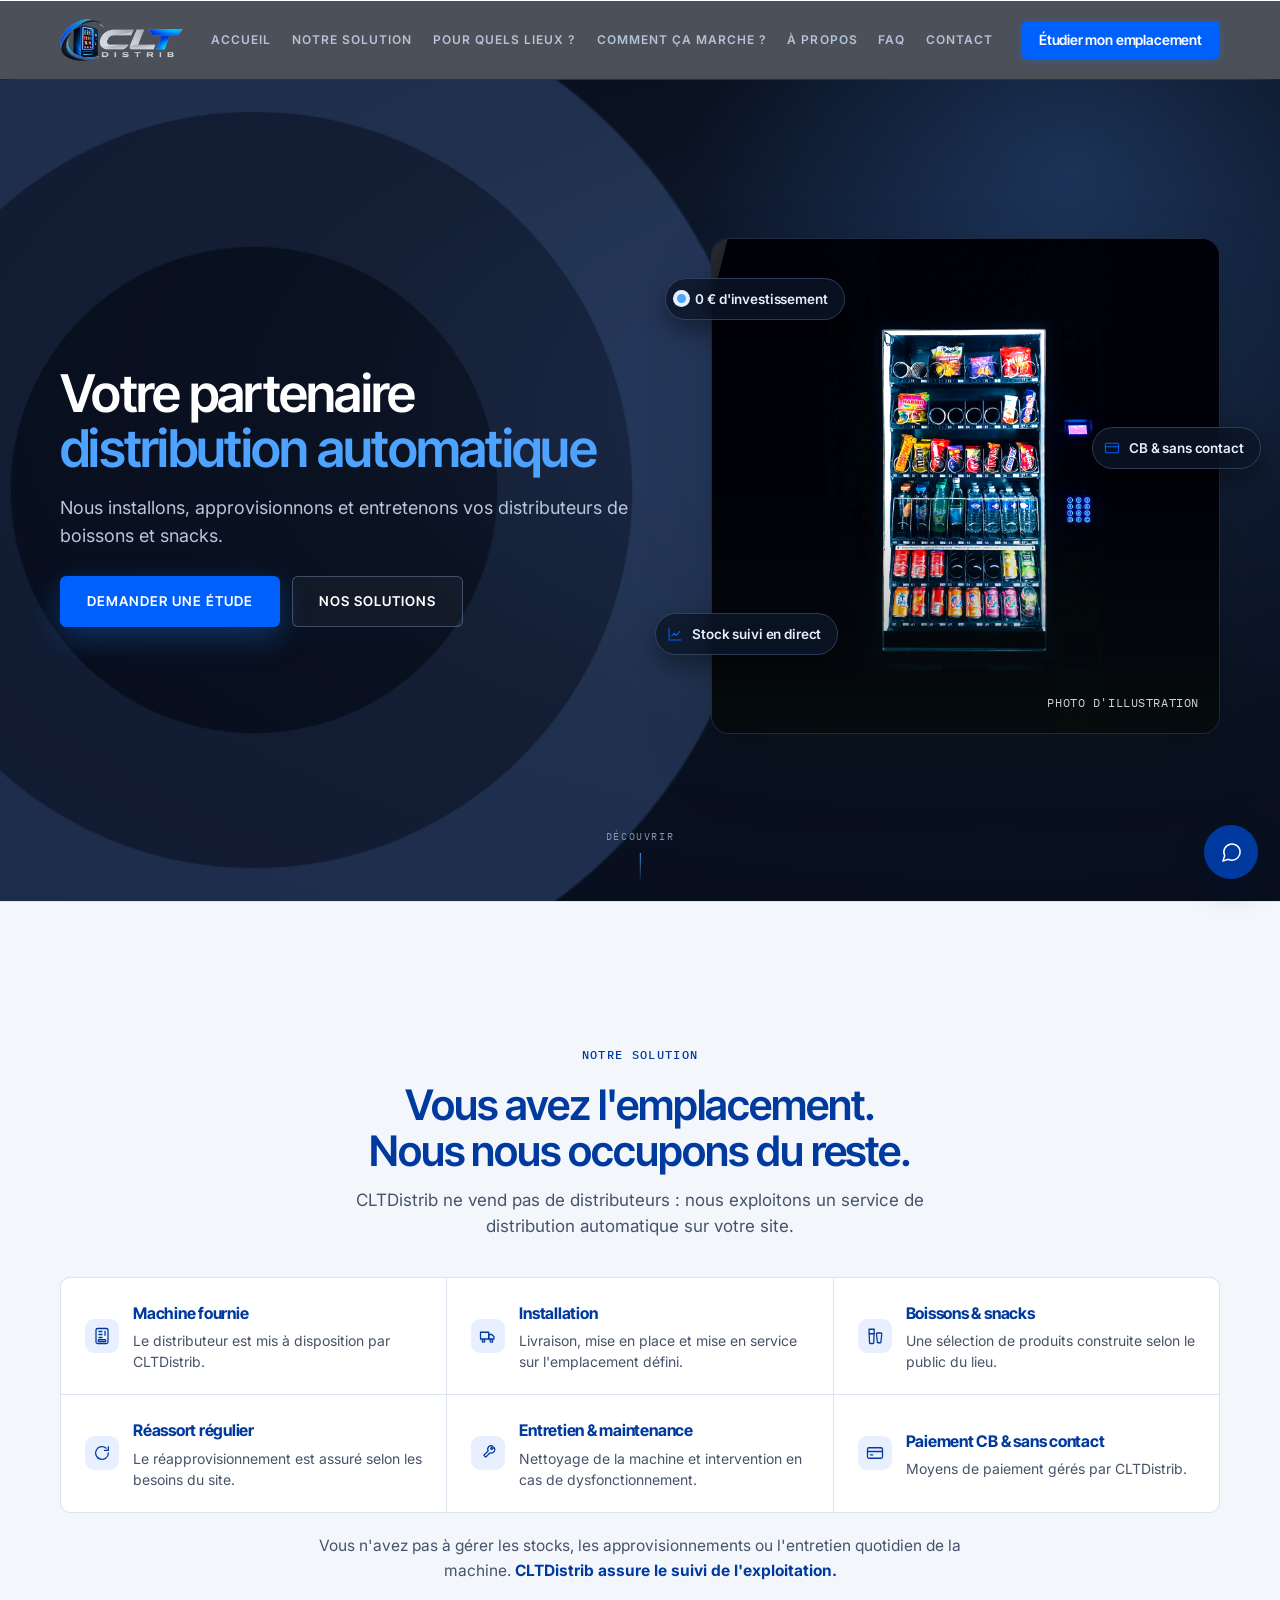
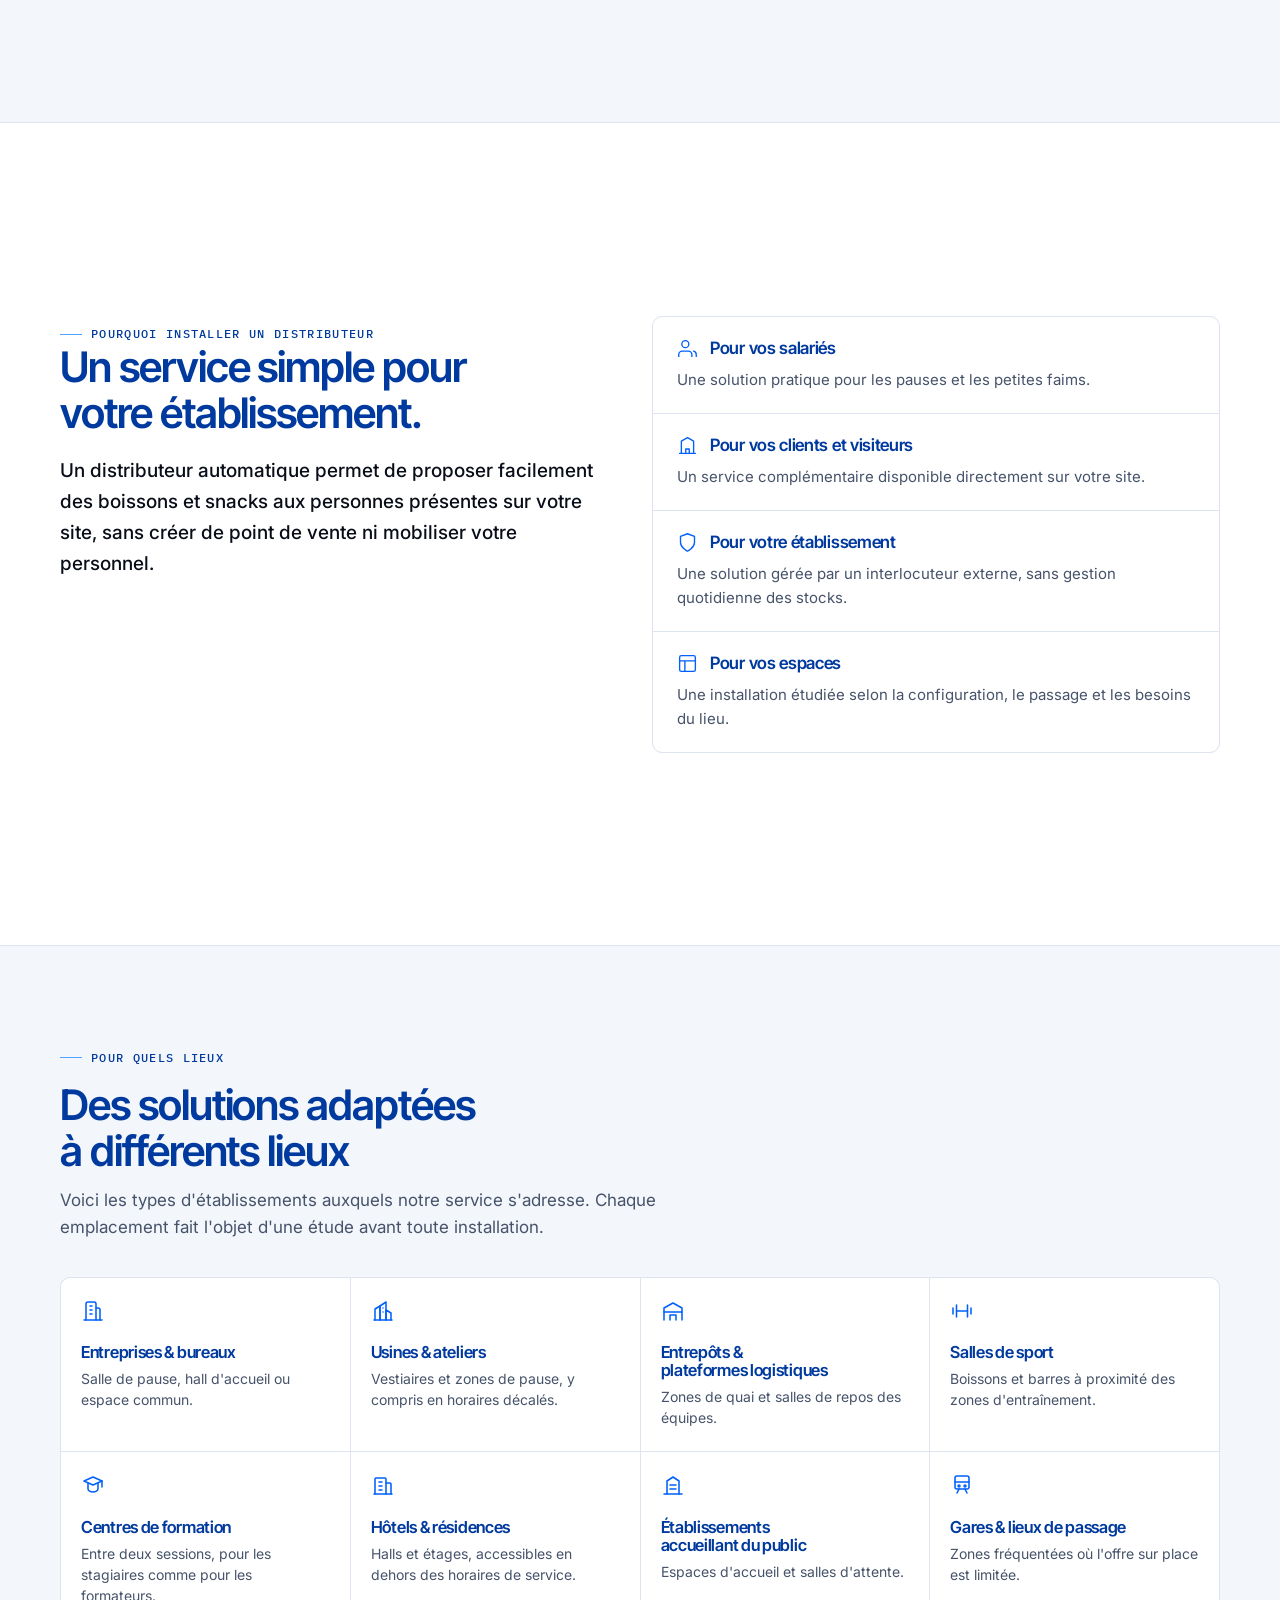
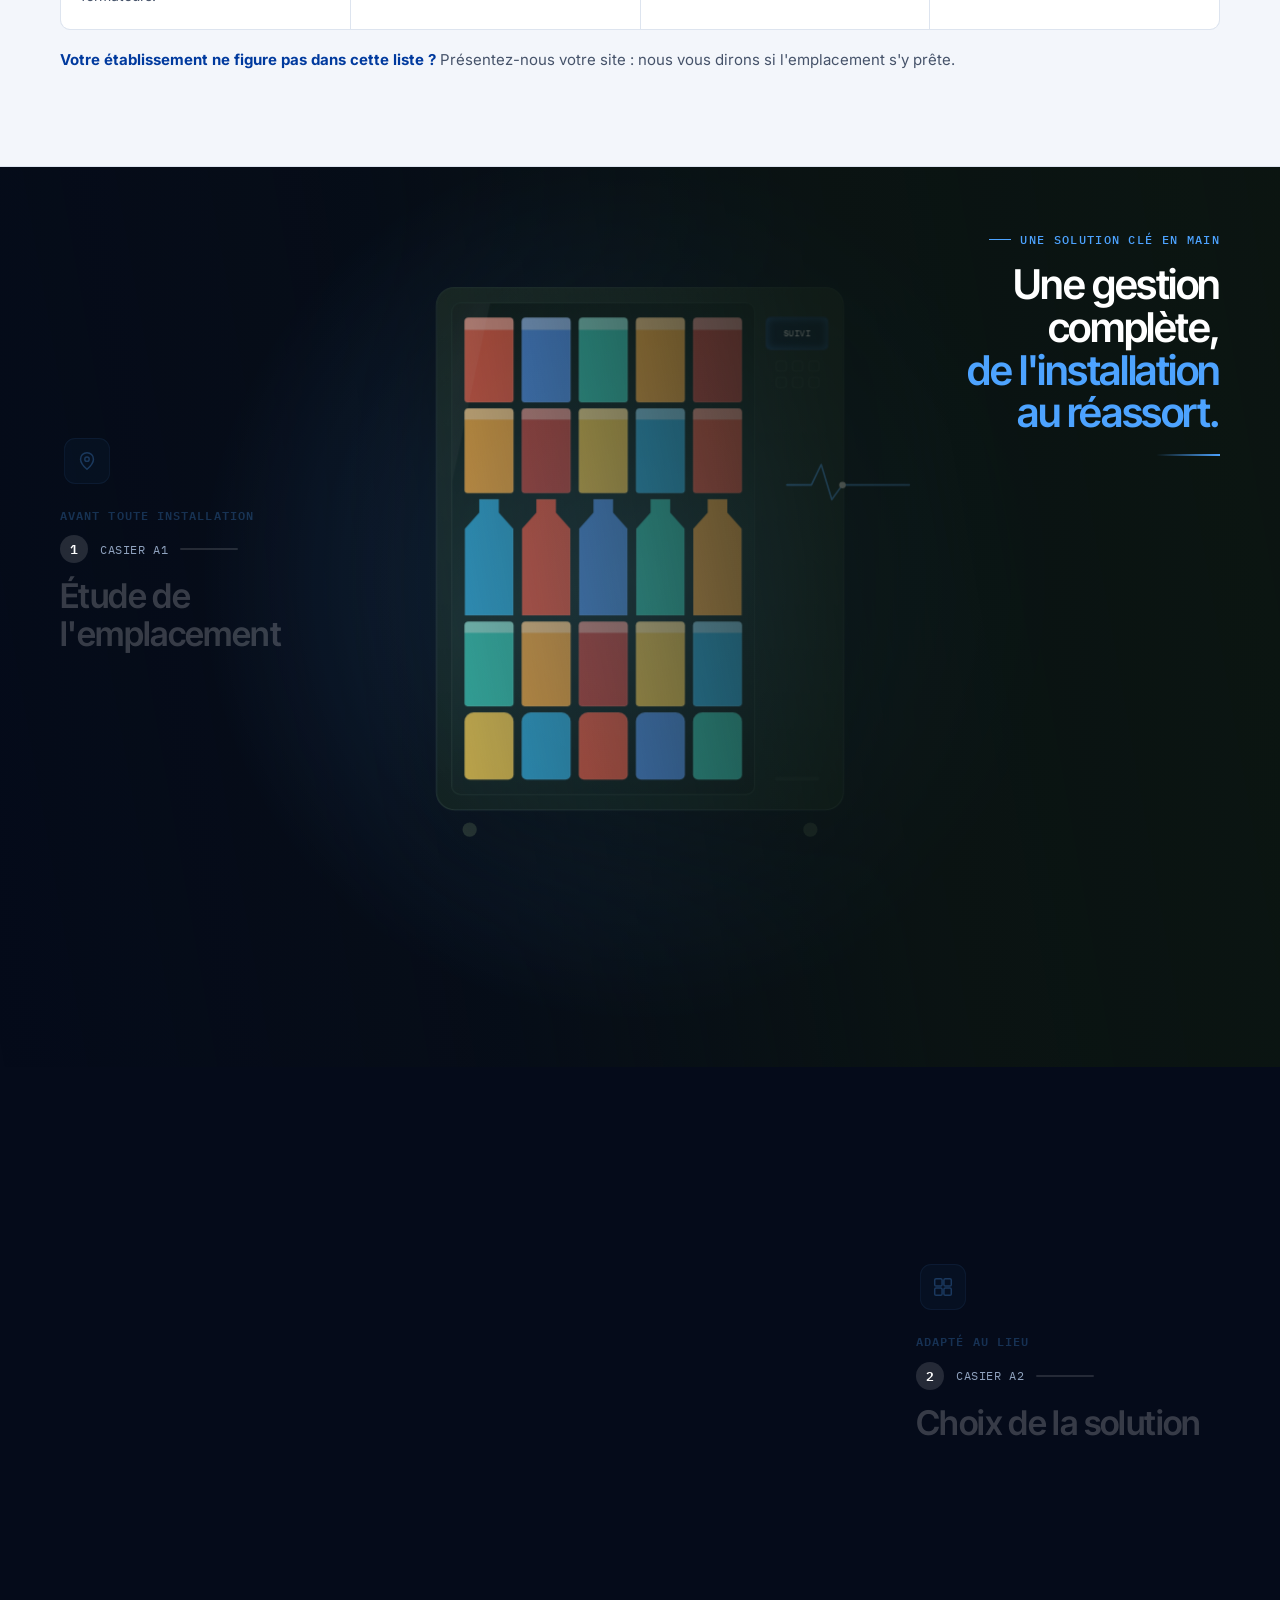
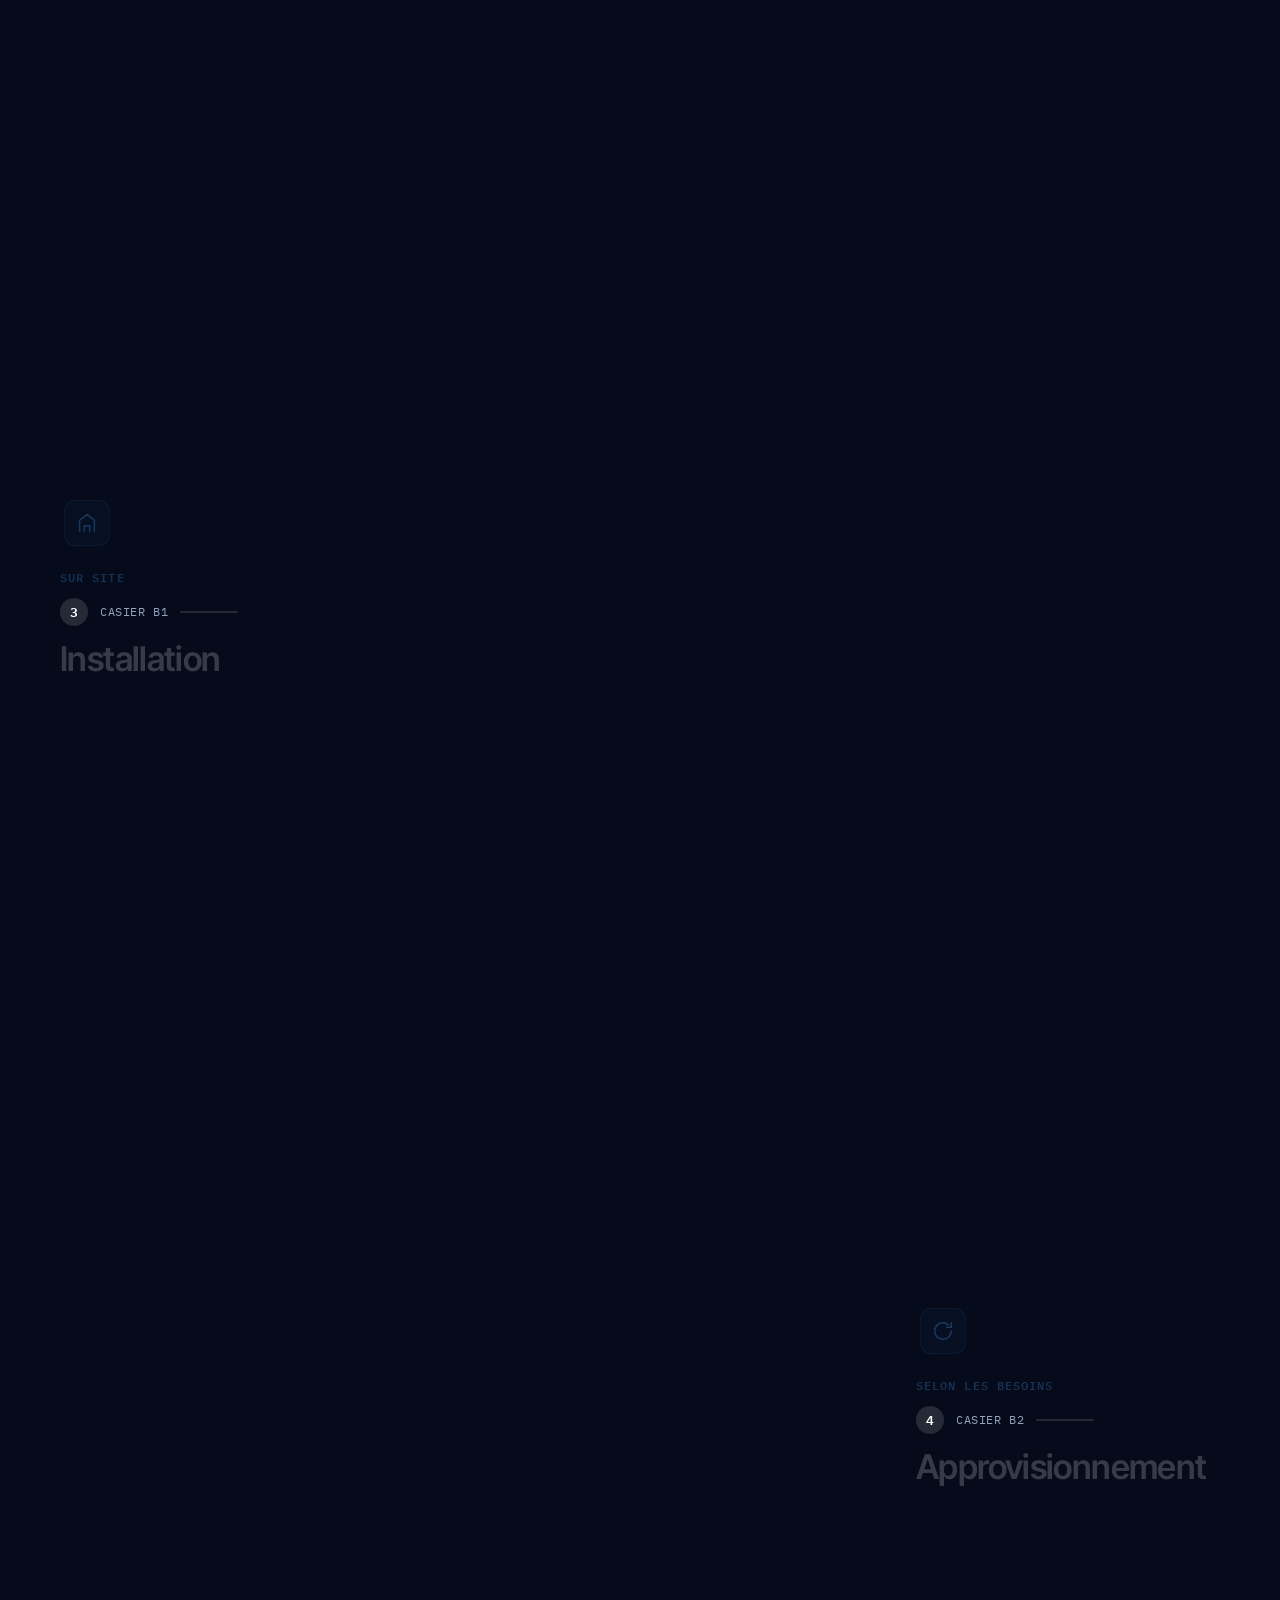
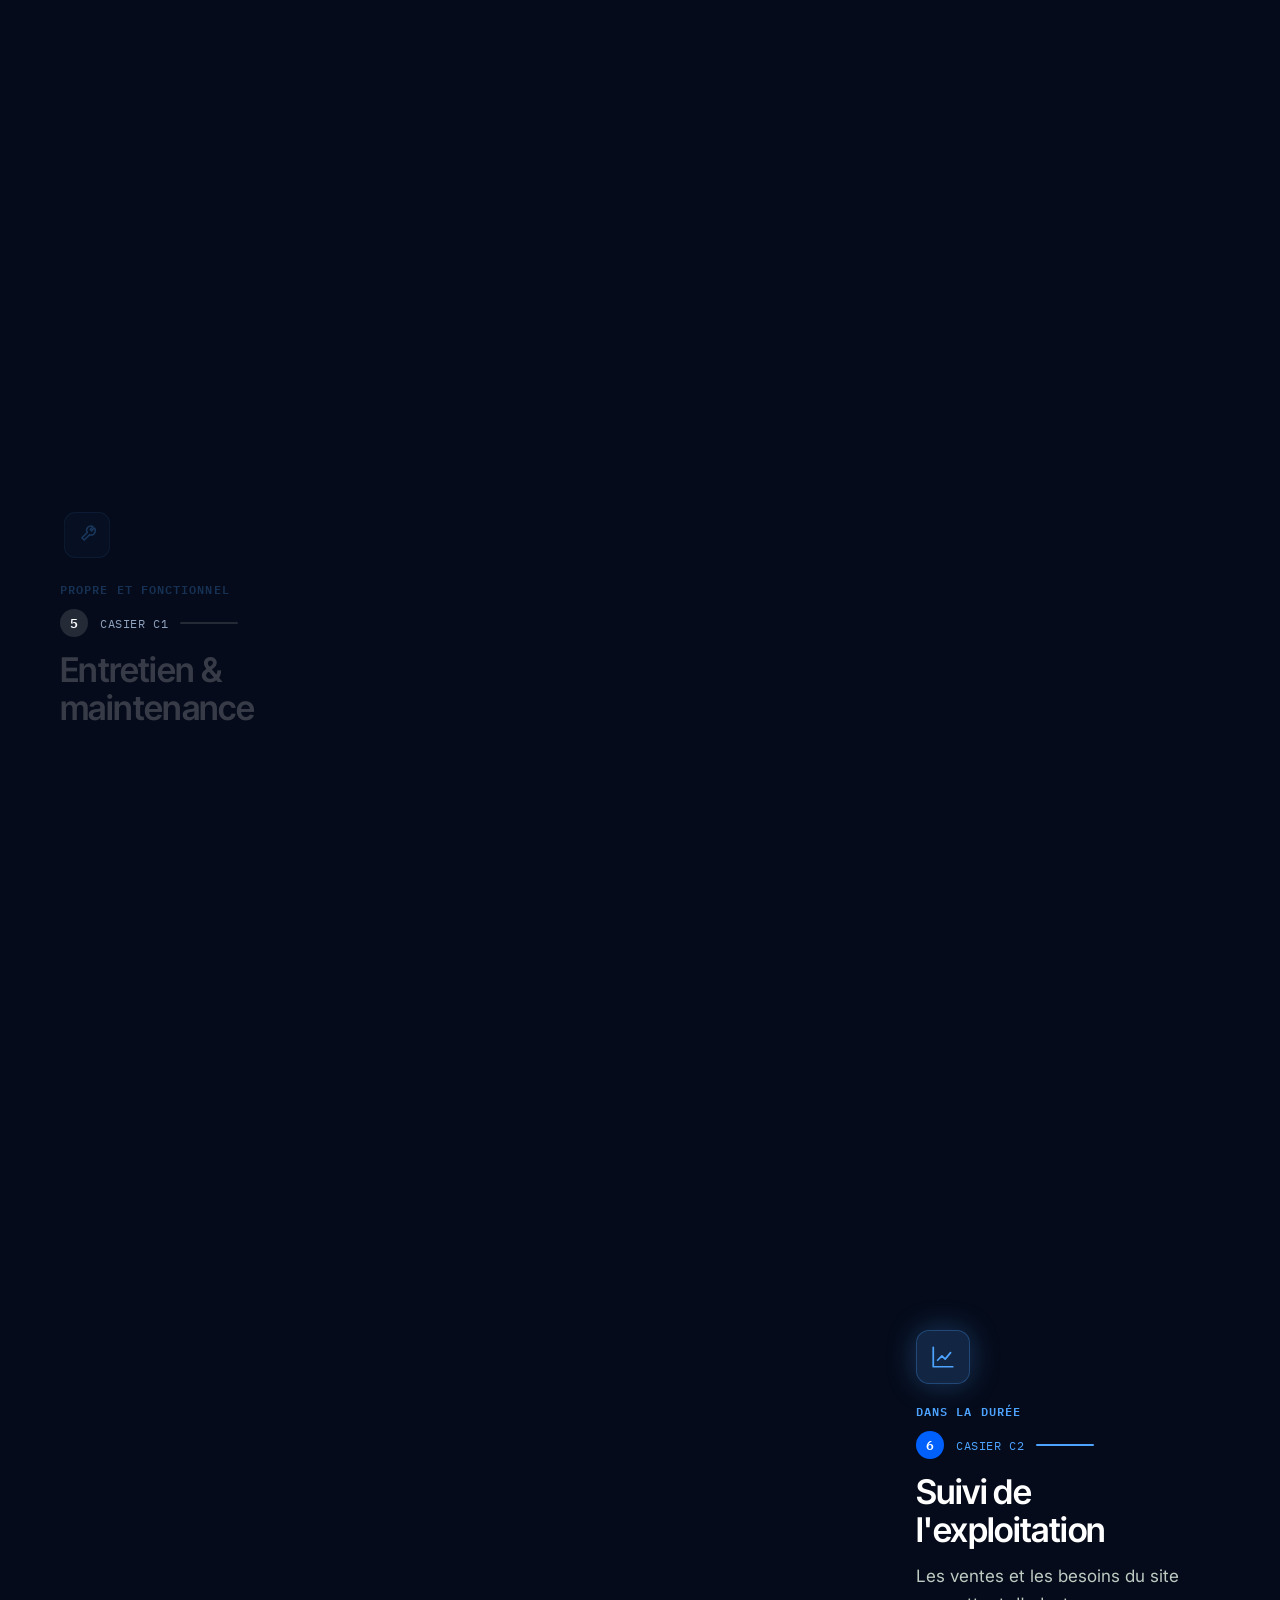
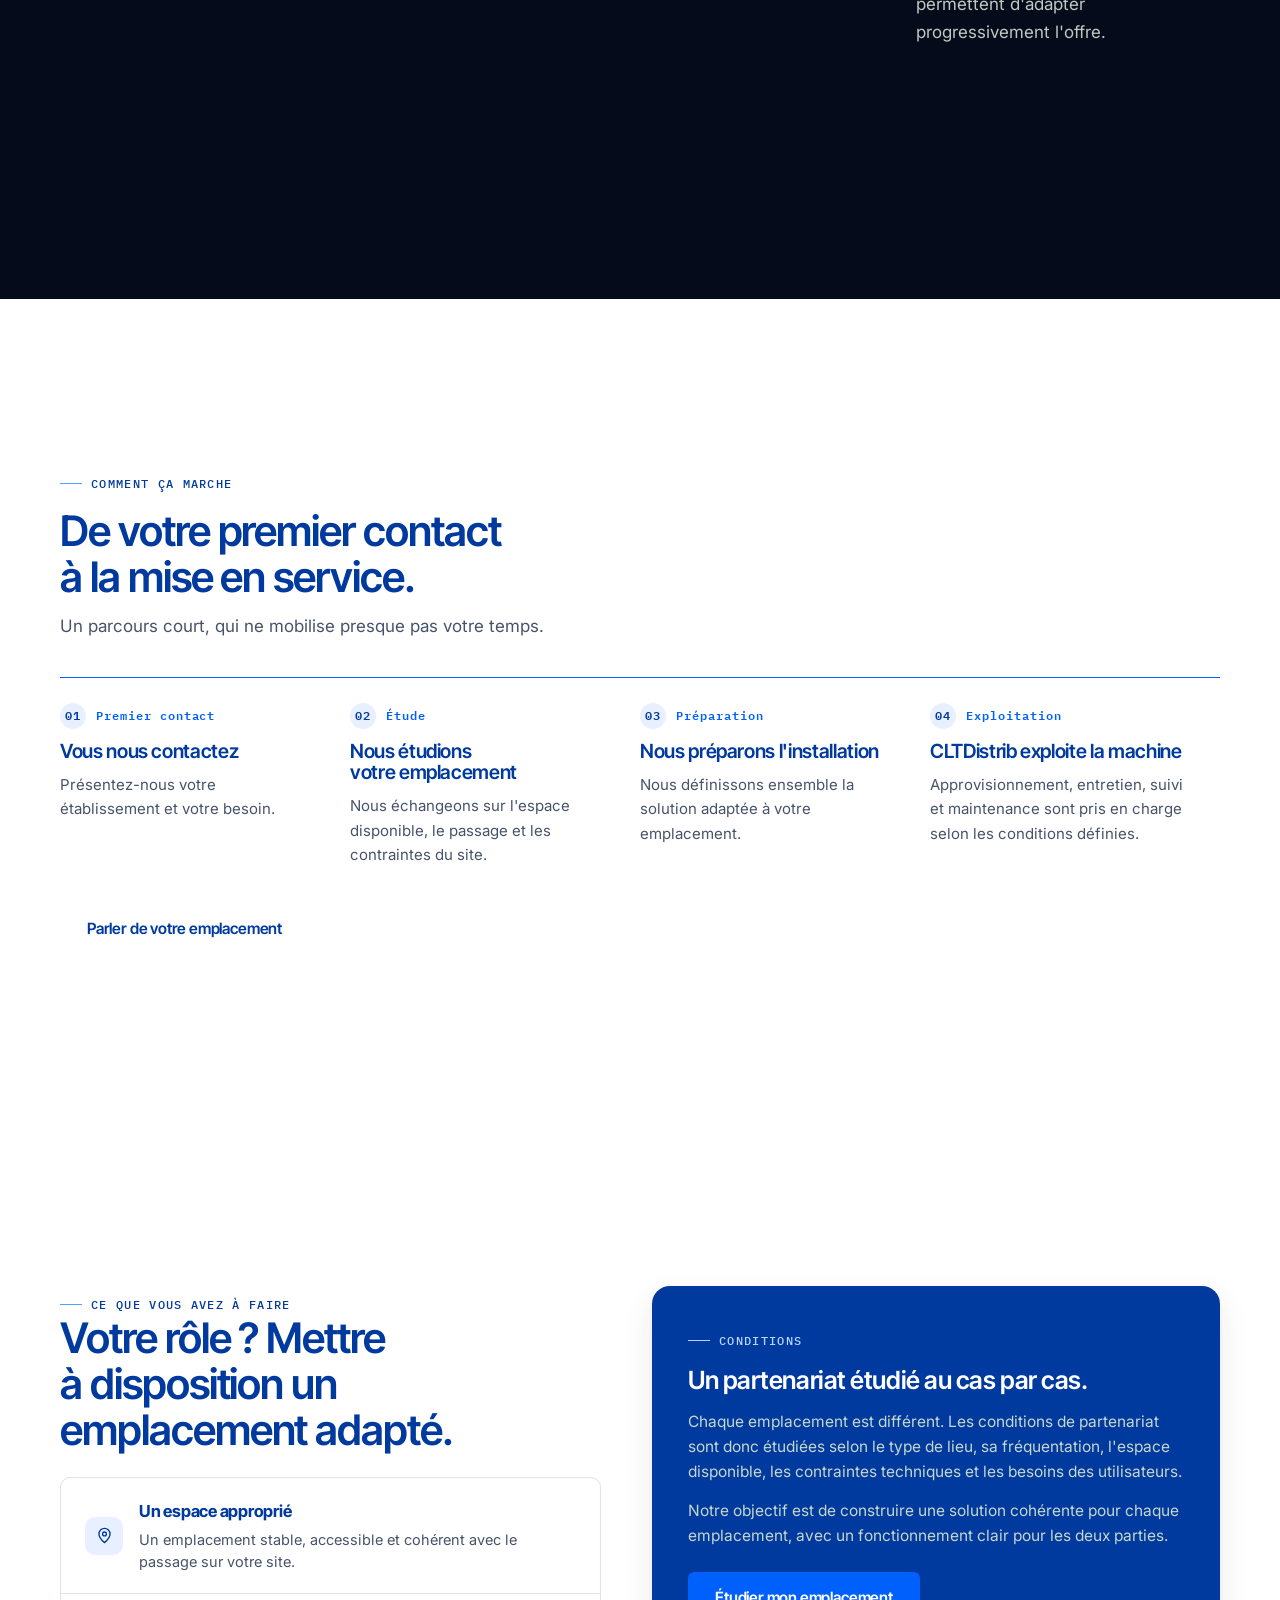
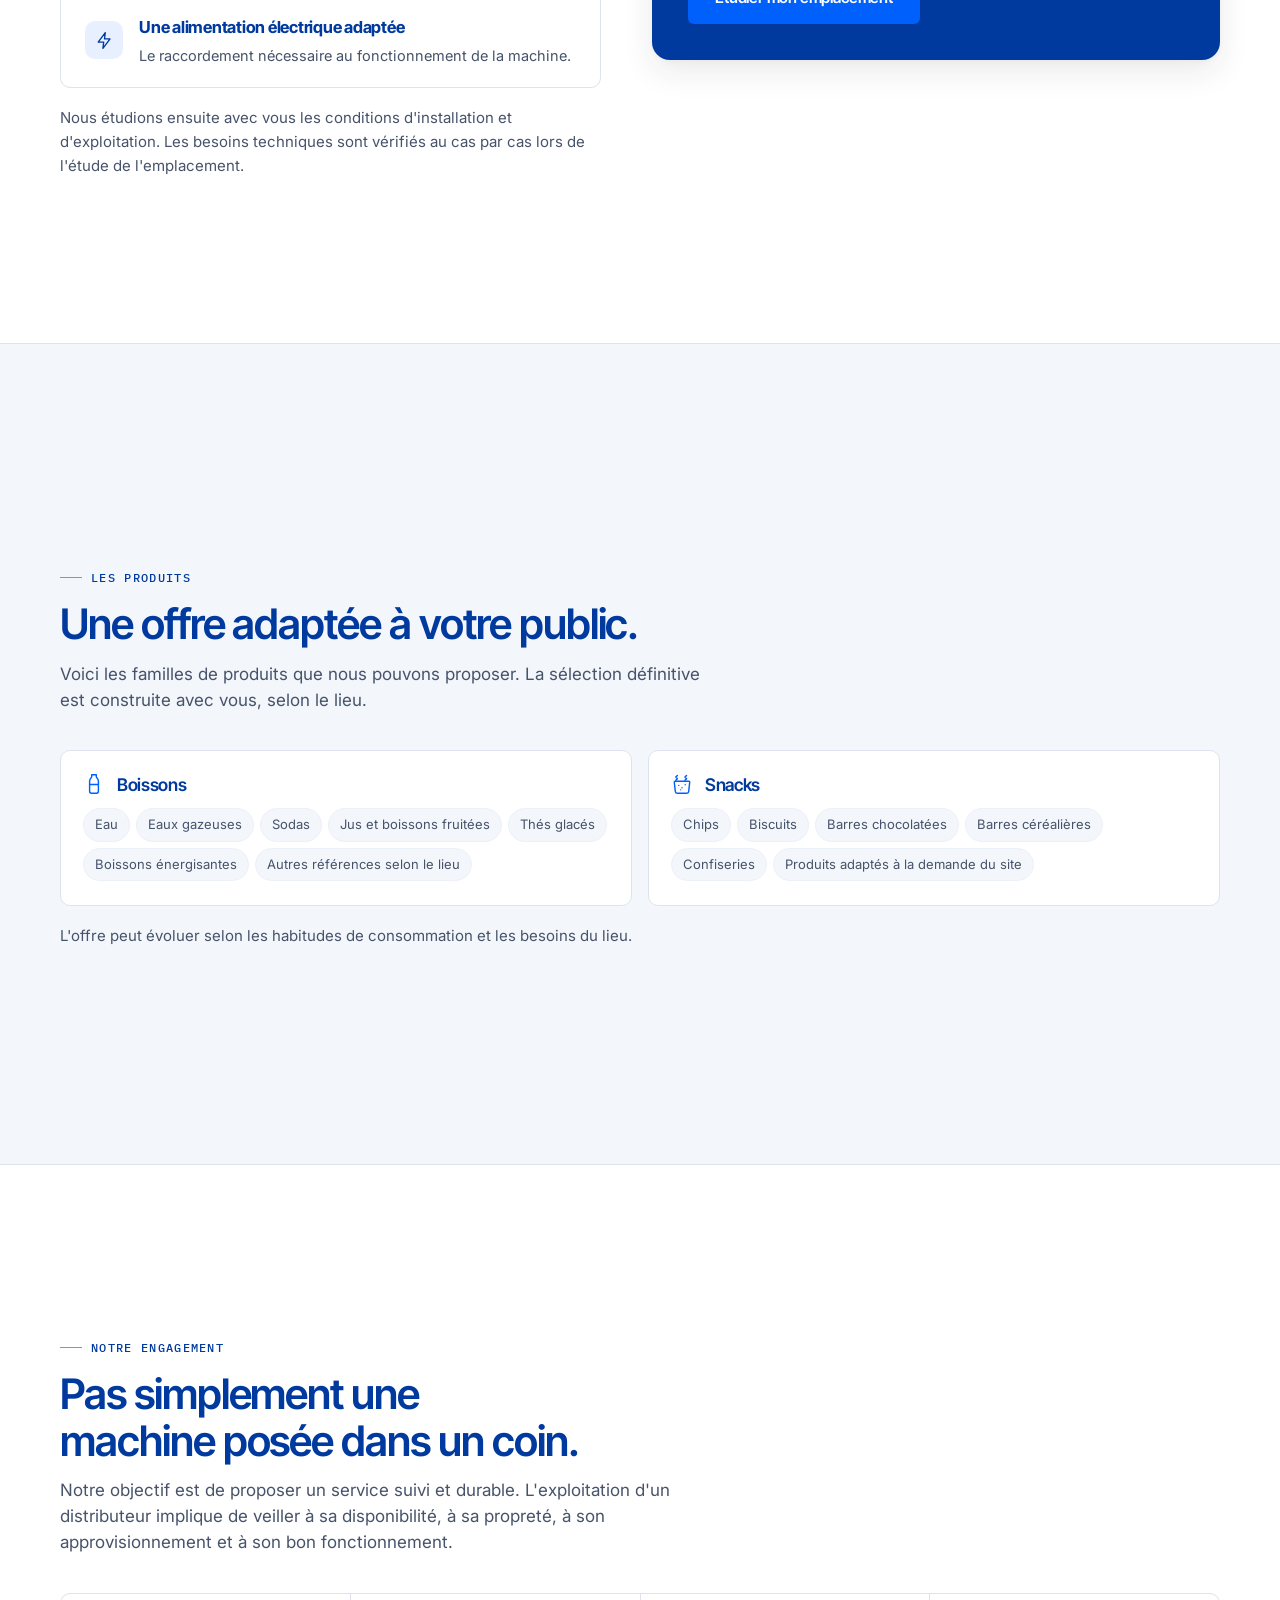
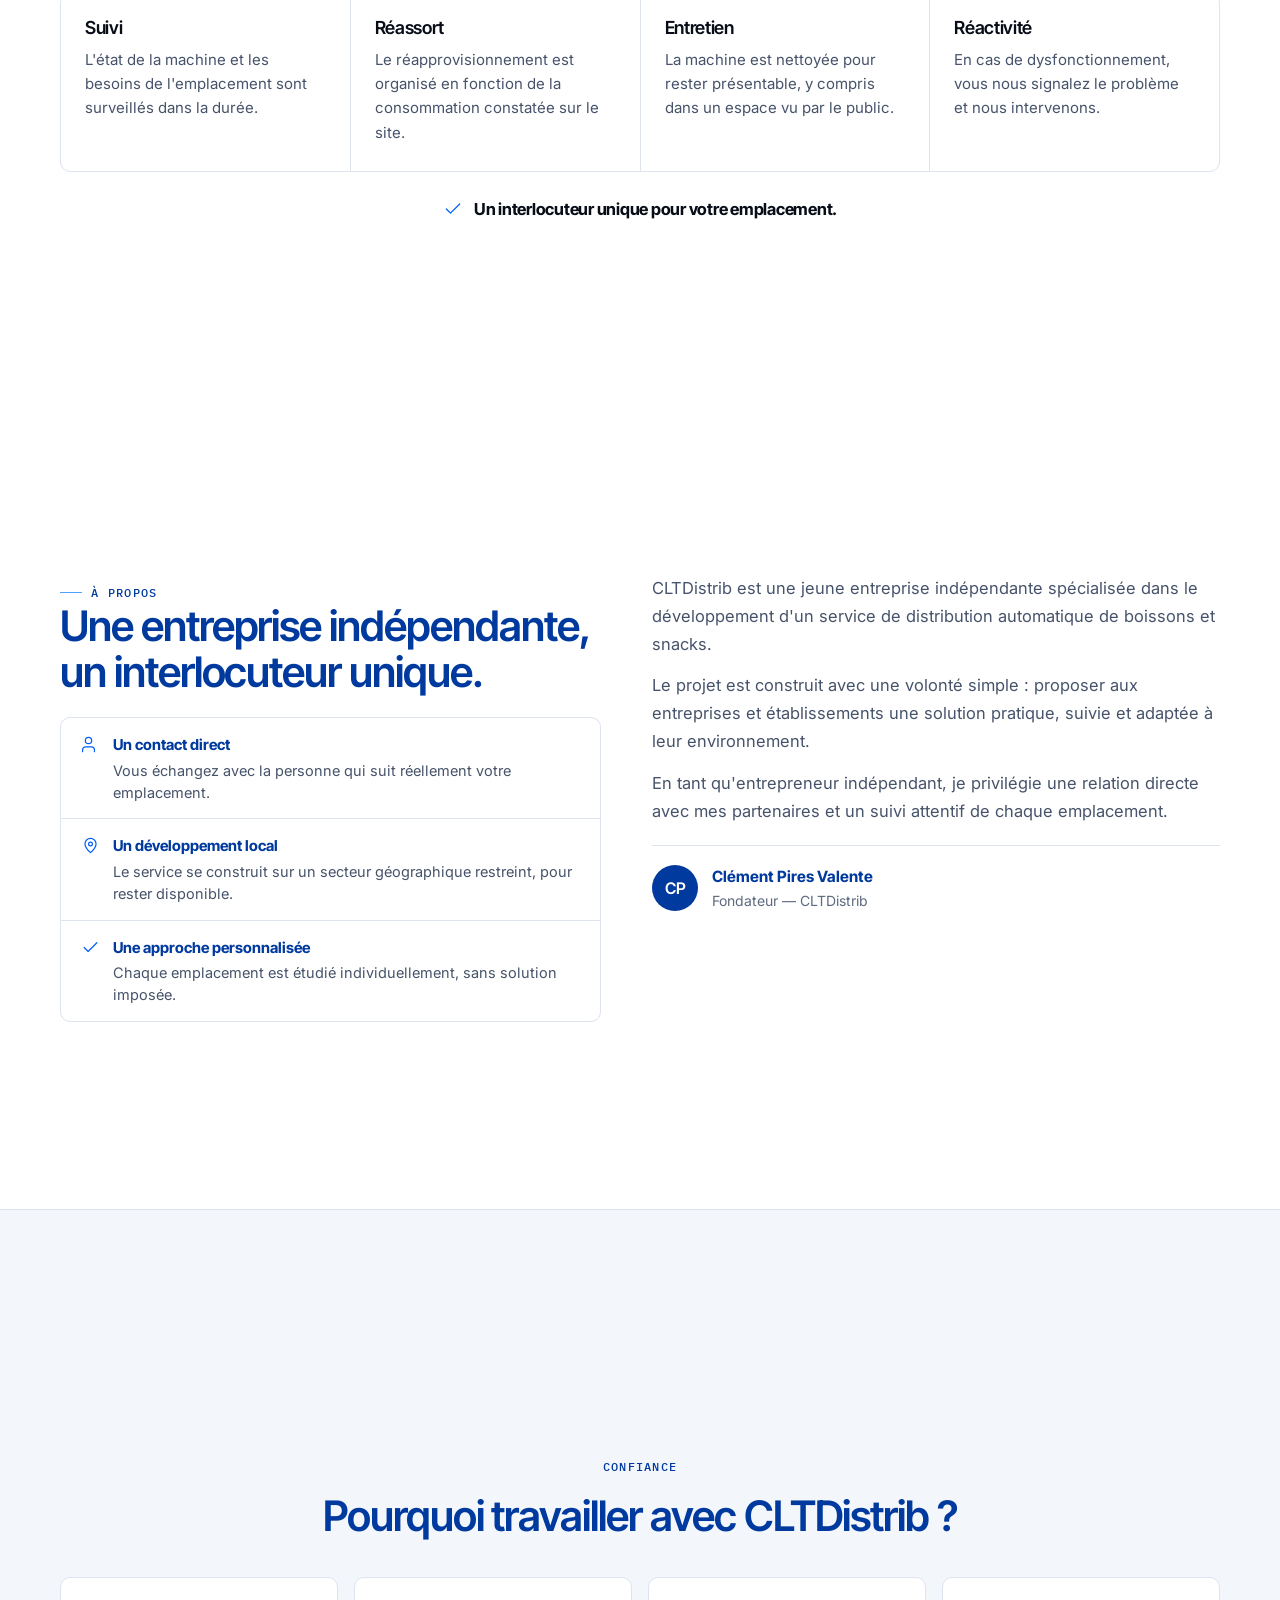
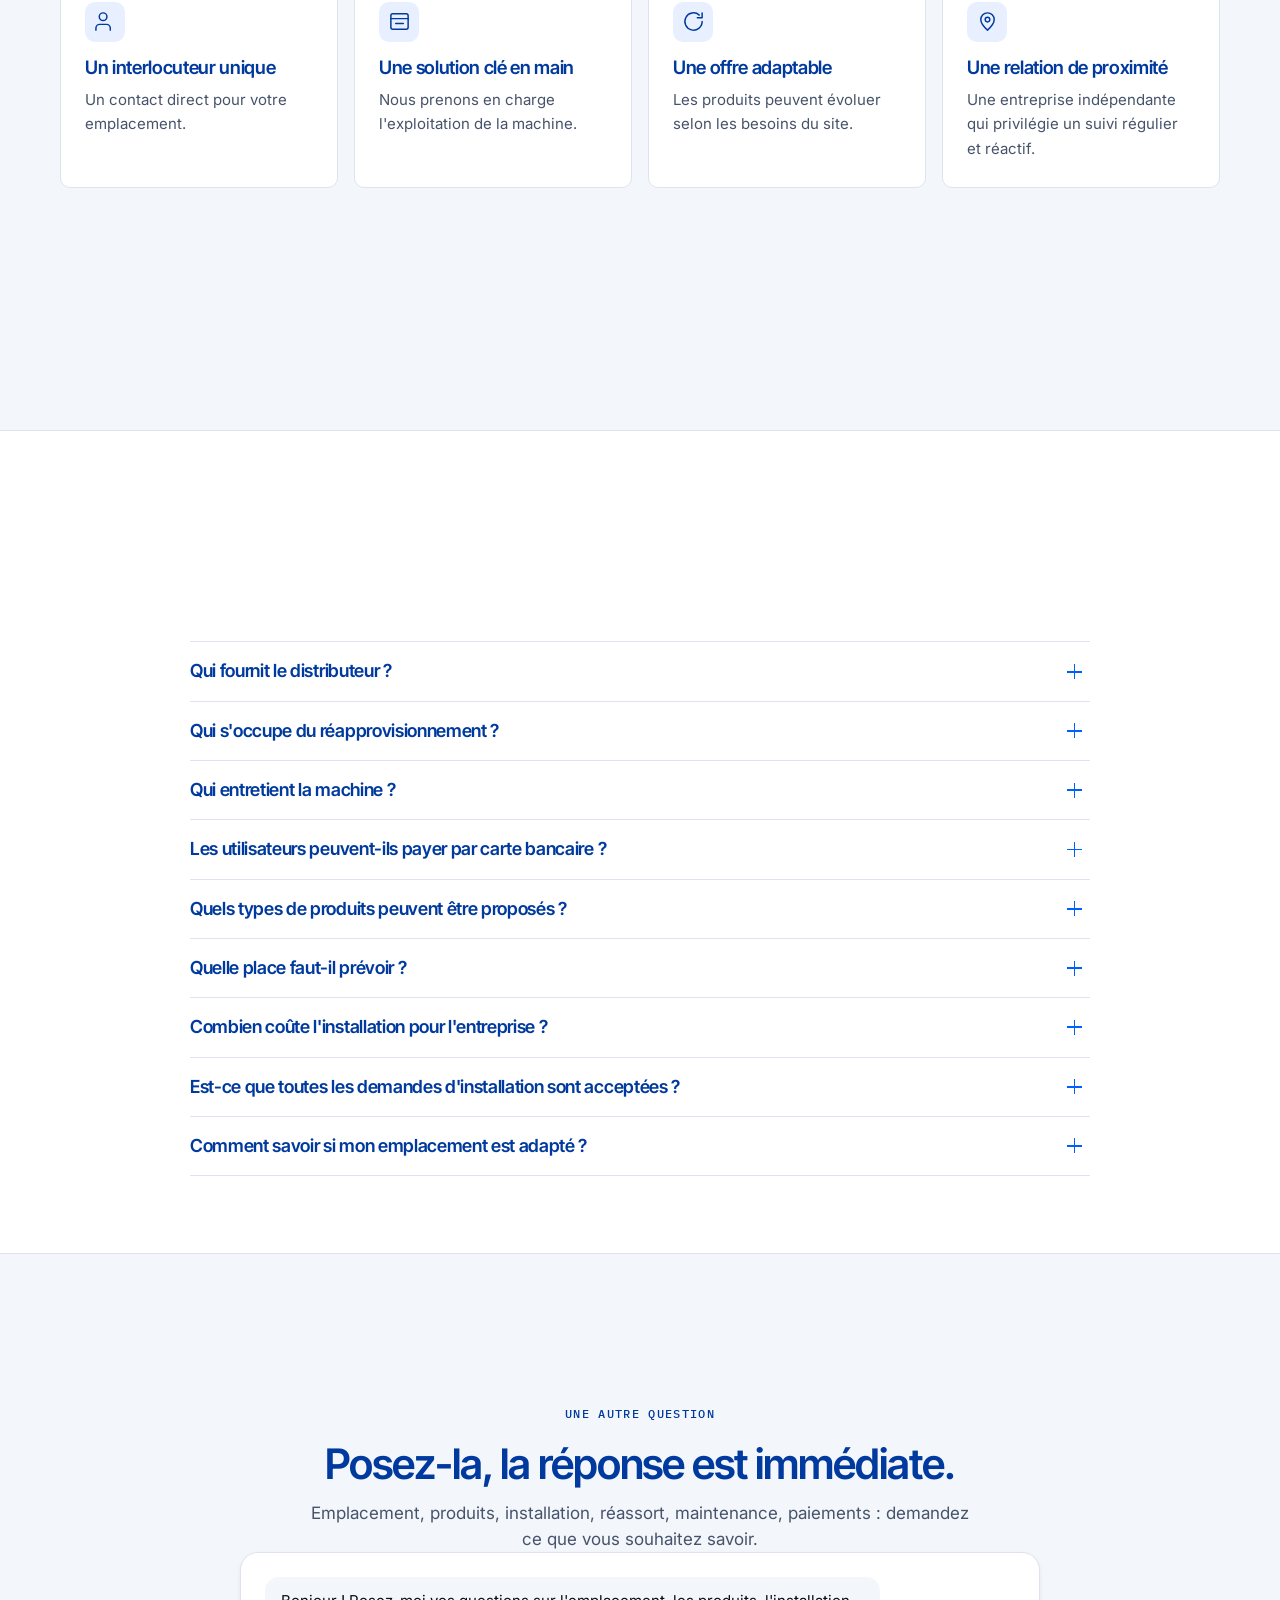
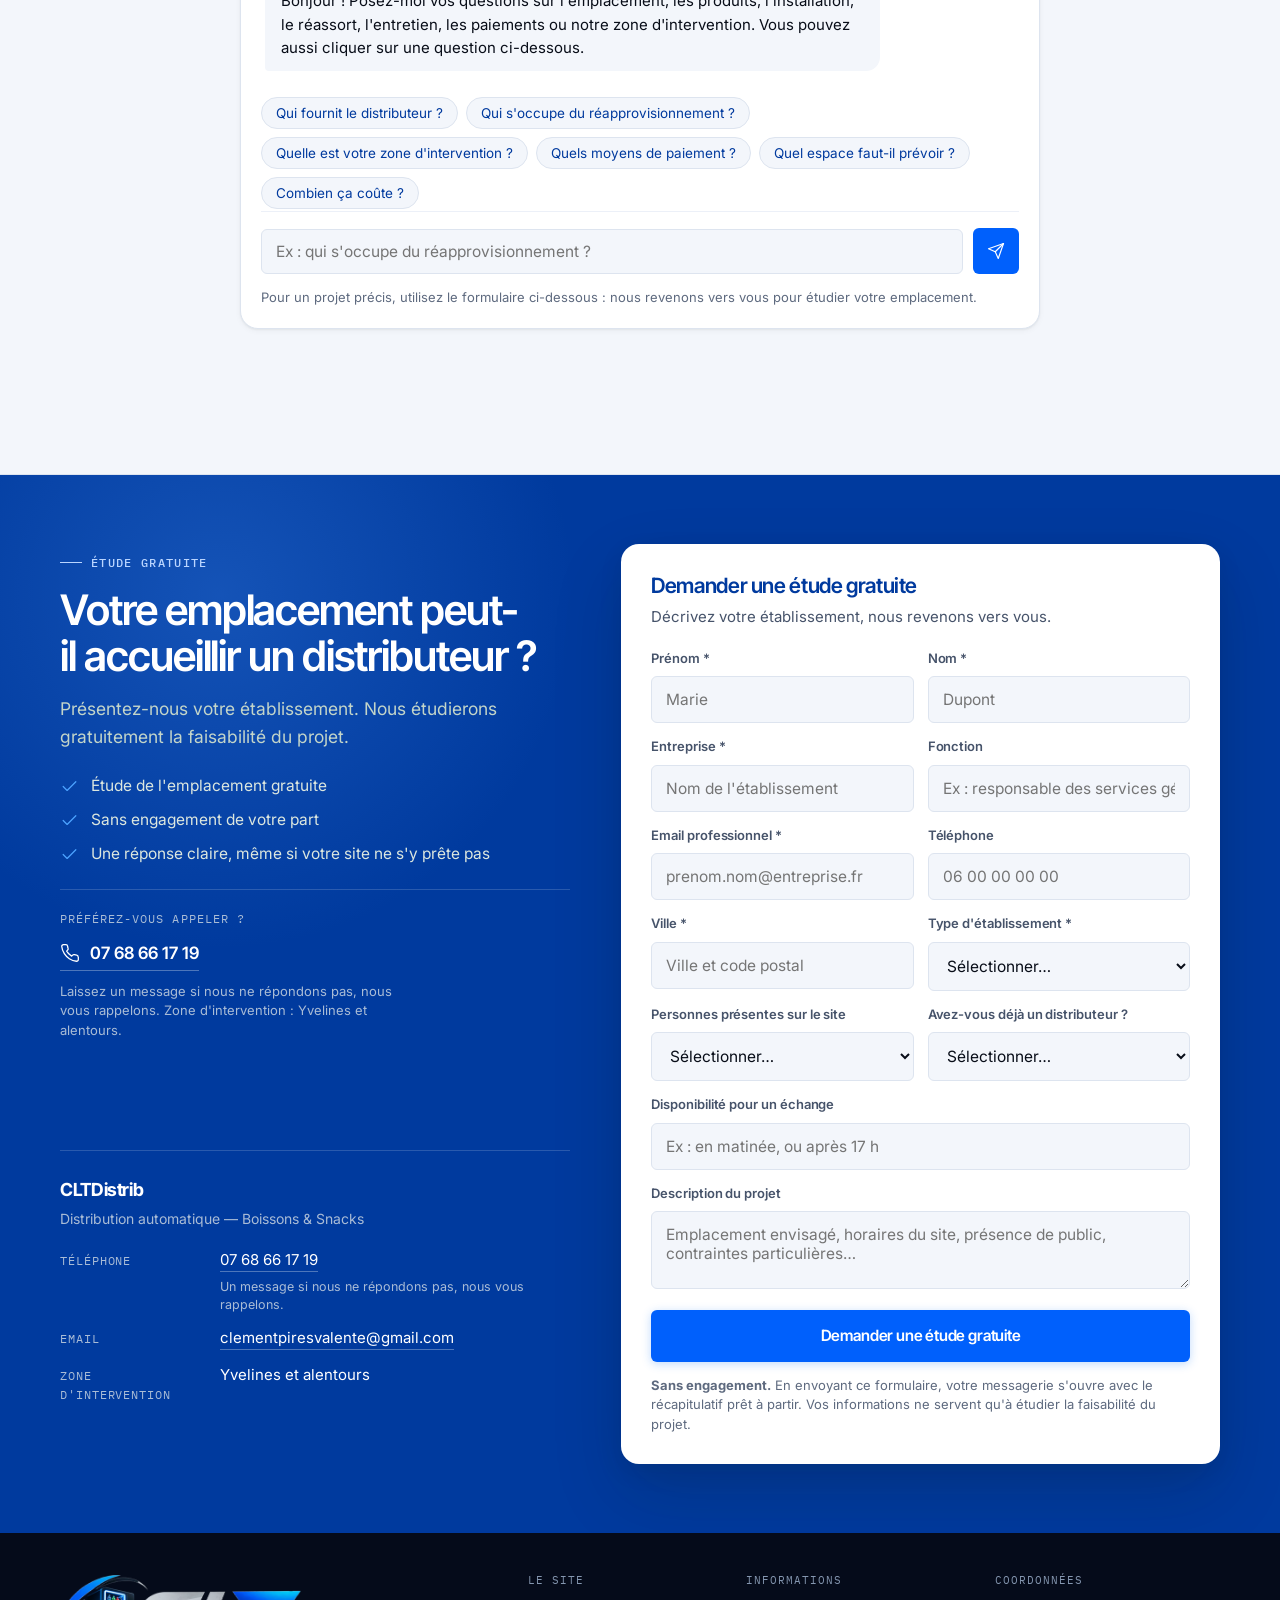
<file: index.html>
<!DOCTYPE html>
<html lang="fr">
<head>
<meta charset="UTF-8">
<meta name="viewport" content="width=device-width, initial-scale=1.0">
<title>CLTDistrib | Distributeurs automatiques de boissons &amp; snacks</title>
<meta name="description" content="CLTDistrib propose des solutions de distribution automatique de boissons et snacks pour les entreprises, établissements et lieux accueillant du public. Étude de votre emplacement.">
<link rel="canonical" href="https://clt78.github.io/cltdistrib-site/">
<meta name="theme-color" content="#070D18">
<meta property="og:title" content="CLTDistrib | Distributeurs automatiques de boissons &amp; snacks">
<meta property="og:description" content="Installation et exploitation de distributeurs automatiques de boissons et snacks en entreprise. Vous avez l'emplacement, CLTDistrib s'occupe du reste.">
<meta property="og:type" content="website">
<meta property="og:locale" content="fr_FR">
<meta property="og:url" content="https://clt78.github.io/cltdistrib-site/">
<meta name="twitter:card" content="summary_large_image">
<script type="application/ld+json">
{
  "@context": "https://schema.org",
  "@type": "Organization",
  "name": "CLTDistrib",
  "description": "Installation et exploitation de distributeurs automatiques de boissons et snacks pour les entreprises, établissements et lieux accueillant du public.",
  "url": "https://clt78.github.io/cltdistrib-site/",
  "email": "clementpiresvalente@gmail.com",
  "telephone": "+33768661719",
  "areaServed": "Yvelines et alentours"
}
</script>
<link rel="icon" type="image/png" sizes="96x96" href="images/favicon-96.png">
<link rel="icon" type="image/png" sizes="48x48" href="images/favicon-48.png">
<link rel="apple-touch-icon" href="images/apple-touch-icon.png">
<link rel="preconnect" href="https://fonts.googleapis.com">
<link rel="preconnect" href="https://fonts.gstatic.com" crossorigin>
<link href="https://fonts.googleapis.com/css2?family=Inter+Tight:wght@500;600;700&family=Inter:ital,wght@0,400;0,500;0,600;0,700;1,400&family=IBM+Plex+Mono:wght@400;500;600&display=swap" rel="stylesheet">
<script>document.documentElement.className += " js-anim";</script>
<style>
/* ============================================================
   1. TOKENS
   ============================================================ */
:root{
  /* ---- Palette alignée sur le logo --------------------------------------
     Les bleus sont relevés au pixel dans logo-cltdistrib-source.png.
     #0060FC est le bleu le plus fréquent du swoosh (3 304 pixels) et tient
     5,15:1 avec du blanc : il peut donc porter les boutons.
     Les noms --teal* sont conservés : 124 règles s'y réfèrent. */
  --brand:#0060FC;          /* bleu électrique du logo — CTA, accents */
  --brand-deep:#003A9E;     /* bleu profond — cartes et fonds appuyés */
  --brand-bright:#4DA3FF;   /* bleu clair — accents sur fond nuit */
  --brand-tint:#E8F0FF;     /* bleu très pâle — aplats légers */
  --navy:#050B1A;           /* bleu nuit — sections premium, footer */
  --navy-2:#0A1428;

  --bg:#FFFFFF;
  --surface:#FFFFFF;
  --surface-alt:#F3F6FB;    /* gris clair — fonds secondaires */
  --surface-sunk:#E9EEF7;
  --ink:#080D18;            /* noir très foncé — textes */
  --ink-soft:#46536A;
  --ink-faint:#5E6A7F;
  --line:#DDE4EF;
  --line-soft:#ECF0F8;

  --teal:var(--brand);
  --teal-dark:var(--brand-deep);
  --teal-light:var(--brand-bright);
  --teal-tint:var(--brand-tint);
  --gold:#B2802F;
  --gold-tint:#F8F1E4;

  --amber:#B5822F;
  --amber-tint:#F9F1E1;
  --red:#B14A38;
  --red-tint:#FAEBE7;

  --deep:var(--navy);
  --deep-2:var(--navy-2);
  --deep-line:#1B2A47;
  --deep-ink:#A7B7D0;

  --radius-s:6px;
  --radius-m:10px;
  --radius-l:18px;
  --shadow-s:0 1px 2px rgba(20,31,26,.05), 0 2px 6px rgba(20,31,26,.04);
  --shadow-m:0 12px 32px rgba(20,31,26,.09), 0 2px 8px rgba(20,31,26,.04);
  --shadow-l:0 30px 70px rgba(12,22,17,.16), 0 8px 24px rgba(12,22,17,.08);

  --font-display:'Inter Tight', 'Inter', -apple-system, BlinkMacSystemFont, sans-serif;
  --font-body:'Inter', -apple-system, BlinkMacSystemFont, 'Segoe UI', sans-serif;
  --font-mono:'IBM Plex Mono', 'Courier New', monospace;

  --maxw:1240px;
  --pad-y:clamp(54px, 5.4vw, 88px);
  --ease:cubic-bezier(.22,.61,.36,1);
}

@media (prefers-reduced-motion: reduce){
  *{ animation-duration:0.001ms !important; animation-iteration-count:1 !important; transition-duration:0.001ms !important; scroll-behavior:auto !important; }
}

/* ============================================================
   2. BASE
   ============================================================ */
*,*::before,*::after{ box-sizing:border-box; }
html{ scroll-behavior:smooth; -webkit-text-size-adjust:100%; }
body{
  margin:0;
  background:var(--bg);
  color:var(--ink);
  font-family:var(--font-body);
  font-size:16.5px;
  line-height:1.65;
  -webkit-font-smoothing:antialiased;
  -moz-osx-font-smoothing:grayscale;
}
h1,h2,h3,h4{
  font-family:var(--font-display);
  font-weight:600;
  line-height:1.1;
  margin:0;
  letter-spacing:-0.025em;
  color:var(--teal-dark);
  text-wrap:balance;
}
h1{ font-size:clamp(30px,4.1vw,52px); letter-spacing:-0.033em; line-height:1.06; }
h2{ font-size:clamp(27px,3.3vw,42px); }
h3{ font-size:19px; letter-spacing:-0.018em; }
p{ margin:0; }
a{ color:inherit; text-decoration:none; }
button{ font-family:inherit; cursor:pointer; }
ul{ margin:0; padding:0; list-style:none; }
input,select,textarea{ font-family:inherit; font-size:15.5px; color:var(--ink); }
:focus-visible{ outline:2px solid var(--teal); outline-offset:3px; border-radius:3px; }
img{ max-width:100%; display:block; }
::selection{ background:var(--teal-dark); color:#fff; }

.wrap{ max-width:var(--maxw); margin:0 auto; padding:0 clamp(20px,4vw,40px); }
.mono{ font-family:var(--font-mono); }
.hidden{ display:none !important; }
.icon{ width:20px; height:20px; stroke:currentColor; stroke-width:1.55; fill:none; stroke-linecap:round; stroke-linejoin:round; flex-shrink:0; }
.icon--fill{ fill:currentColor; stroke:none; }
.sr-only{ position:absolute; width:1px; height:1px; padding:0; margin:-1px; overflow:hidden; clip:rect(0,0,0,0); white-space:nowrap; border:0; }

/* ============================================================
   3. BUTTONS
   ============================================================ */
.btn{
  display:inline-flex; align-items:center; justify-content:center; gap:9px; white-space:nowrap;
  padding:15px 26px; border-radius:var(--radius-s); border:1px solid transparent;
  font-family:var(--font-display); font-weight:600; font-size:15.5px; letter-spacing:-0.012em;
  transition:background-color .2s var(--ease), border-color .2s var(--ease), color .2s var(--ease), transform .2s var(--ease), box-shadow .25s var(--ease);
  text-align:center; line-height:1.25;
}
.btn--primary{ background:var(--brand); color:#fff; box-shadow:0 2px 10px rgba(28,123,245,.28); }
.btn--primary:hover{ background:#3B8DFF; box-shadow:0 10px 26px rgba(28,123,245,.42); transform:translateY(-2px); }
.btn--accent{ background:var(--teal); color:#fff; }
.btn--accent:hover{ background:var(--teal-dark); box-shadow:0 10px 24px rgba(0,96,252,.25); transform:translateY(-2px); }
.btn--ghost{ background:transparent; color:var(--teal-dark); border-color:var(--line); }
.btn--ghost:hover{ border-color:var(--teal-dark); background:var(--surface-alt); transform:translateY(-2px); }
.btn--onDark{ background:#fff; color:var(--teal-dark); }
.btn--onDark:hover{ background:#EDF2FA; transform:translateY(-2px); }
.btn--onDarkGhost{ background:transparent; color:#fff; border-color:rgba(255,255,255,.34); }
.btn--onDarkGhost:hover{ border-color:#fff; background:rgba(255,255,255,.07); transform:translateY(-2px); }
.btn--sm{ padding:9px 17px; font-size:14px; }
.btn--icon{ padding:10px; }
.btn--danger{ background:transparent; color:var(--red); border-color:var(--red-tint); }
.btn--danger:hover{ background:var(--red-tint); }
.btn--wide{ width:100%; }
.btn:active{ transform:translateY(0); box-shadow:none; }
.btn:disabled{ opacity:.45; cursor:not-allowed; transform:none; }
.btn .icon{ width:18px; height:18px; }

/* ============================================================
   4. NAV
   ============================================================ */
/* La barre est posée sur le hero marine : elle reste sombre et translucide */
.nav{
  position:sticky; top:0; z-index:40; background:rgba(7,13,24,.72);
  backdrop-filter:saturate(150%) blur(14px); -webkit-backdrop-filter:saturate(150%) blur(14px);
  border-bottom:1px solid transparent; transition:border-color .3s ease, box-shadow .3s ease;
}
.nav.is-stuck{ border-bottom-color:rgba(140,175,225,.16); box-shadow:0 1px 24px rgba(0,0,0,.35); }
.nav.is-menu-open{ z-index:61; background:var(--deep); border-bottom-color:var(--deep-line); }
.nav .wrap{ display:flex; align-items:center; justify-content:space-between; height:78px; gap:24px; }
/* Porte-logo : simple conteneur d'alignement. Le logo porte toute l'identité. */
.brand{
  display:inline-flex; align-items:center; flex-shrink:0; padding:4px 0;
  font-family:var(--font-display); transition:opacity .25s var(--ease);
}
a.brand:hover{ opacity:.82; }

/* ---- Logo officiel CLTDistrib --------------------------------------
   Fichier fourni par le client (PNG transparent 2109 x 746). La variante
   claire est calculée depuis la source : le lettrage bleu nuit est inversé,
   les bleus du swoosh et du « T » sont préservés — sans quoi le lettrage
   serait invisible sur le bleu nuit du header et du footer.
   La hauteur pilote, la largeur suit : proportions verrouillées. */
.brand__logo{ display:block; height:46px; width:auto; max-width:100%; }
.footer .brand__logo{ height:84px; }
/* Même spécificité partout, sinon les paliers mobiles seraient neutralisés. */
@media (max-width:1320px){ .brand__logo{ height:42px; } }
@media (max-width:600px){ .footer .brand__logo{ height:70px; } }
@media (max-width:380px){ .brand__logo{ height:36px; } }
.nav__links{ display:flex; align-items:center; gap:clamp(14px,1.6vw,26px); }
.nav__link{
  font-size:12px; font-weight:600; color:#B4C3D8; position:relative; padding:4px 0; white-space:nowrap;
  text-transform:uppercase; letter-spacing:.085em;
}
.nav__link:hover{ color:#fff; }
.nav__link::after{ content:''; position:absolute; left:0; right:100%; bottom:-2px; height:1.5px; background:var(--teal); transition:right .28s var(--ease); }
.nav__link:hover::after{ right:0; }
.nav__actions{ display:flex; align-items:center; gap:12px; }
/* Bouton menu : plein, contrasté, avec libellé — impossible à manquer */
.nav__burger{
  display:none; align-items:center; gap:9px; padding:10px 14px 10px 12px;
  background:var(--teal-dark); border:none; border-radius:10px; color:#fff;
  box-shadow:0 2px 10px rgba(5,20,50,.28); transition:background-color .2s var(--ease), transform .15s var(--ease);
  min-height:44px;
}
.nav__burger:hover{ background:#0E2447; }
.nav__burger:active{ transform:scale(.96); }
.nav__burger-label{ font-family:var(--font-display); font-size:14px; font-weight:600; letter-spacing:-0.01em; }
.nav__burger-bars{ display:block; position:relative; width:19px; height:14px; flex-shrink:0; }
.nav__burger-bars span{
  position:absolute; left:0; right:0; height:2.5px; border-radius:2px; background:#fff;
  transition:transform .28s var(--ease), opacity .18s ease, top .28s var(--ease);
}
.nav__burger-bars span:nth-child(1){ top:0; }
.nav__burger-bars span:nth-child(2){ top:6px; }
.nav__burger-bars span:nth-child(3){ top:12px; }
.nav__burger.is-open .nav__burger-bars span:nth-child(1){ top:6px; transform:rotate(45deg); }
.nav__burger.is-open .nav__burger-bars span:nth-child(2){ opacity:0; }
.nav__burger.is-open .nav__burger-bars span:nth-child(3){ top:6px; transform:rotate(-45deg); }

/* Panneau plein écran */
.nav__mobile{
  position:fixed; inset:0; z-index:60; background:#fff;
  display:flex; flex-direction:column; overflow-y:auto;
  opacity:0; visibility:hidden; transform:translateY(-8px);
  transition:opacity .26s var(--ease), transform .26s var(--ease), visibility .26s;
  padding:calc(78px + 12px) clamp(20px,5vw,40px) 28px;
  -webkit-overflow-scrolling:touch;
}
.nav__mobile.is-open{ opacity:1; visibility:visible; transform:translateY(0); }
.nav__mobile-inner{ display:flex; flex-direction:column; justify-content:space-between; gap:26px; min-height:100%; width:100%; }
.nav__mobile-links{ display:flex; flex-direction:column; }
.nav__mobile-links a{
  display:flex; align-items:center; gap:14px; padding:16px 4px;
  font-family:var(--font-display); font-size:20px; font-weight:600; letter-spacing:-0.022em;
  color:var(--teal-dark); border-bottom:1px solid var(--line-soft);
  transition:color .18s ease, padding-left .22s var(--ease);
}
.nav__mobile-links a:active{ color:var(--teal); padding-left:10px; }
.nav__mobile-n{
  font-family:var(--font-mono); font-size:11.5px; font-weight:500; color:var(--teal);
  letter-spacing:.06em; width:22px; flex-shrink:0;
}
.nav__mobile-foot{ display:flex; flex-direction:column; gap:12px; }
.nav__mobile-foot .btn{ min-height:52px; font-size:16px; }
.nav__mobile-note{ font-size:13px; color:var(--ink-faint); text-align:center; }
.nav__mobile-mail{
  display:flex; align-items:center; justify-content:center; gap:9px; padding:12px;
  font-size:14px; color:var(--ink-soft); border-top:1px solid var(--line-soft); margin-top:4px;
}
.nav__mobile-mail .icon{ width:17px; height:17px; color:var(--teal); }

.view-toggle{ display:flex; align-items:center; gap:2px; background:rgba(255,255,255,.07); border-radius:var(--radius-s); padding:3px; border:1px solid rgba(140,175,225,.18); }
.view-toggle__btn{
  display:flex; align-items:center; justify-content:center; width:30px; height:28px; border-radius:4px;
  background:transparent; border:none; color:#8FA2BE; transition:background-color .2s ease, color .2s ease;
}
.view-toggle__btn .icon{ width:16px; height:16px; }
.view-toggle__btn:hover{ color:#fff; }
.view-toggle__btn.is-active{ background:rgba(255,255,255,.14); color:#fff; }

@media (max-width:1180px){ .nav__links{ display:none; } .nav__burger{ display:inline-flex; } }
@media (max-width:1320px){ .nav .wrap{ gap:16px; } .view-toggle{ display:none; } }
@media (max-width:640px){ .nav__actions .btn--primary{ display:none; } .view-toggle{ display:none; } }

/* ============================================================
   5. HERO
   ============================================================ */
/* Fond marine et halo bleu, dans l'esprit du visuel d'identité */
.hero{
  position:relative; padding:clamp(34px,4.4vw,68px) 0 clamp(44px,5vw,78px);
  background:radial-gradient(120% 90% at 78% 40%, #14213B 0%, #0A1120 46%, var(--deep) 100%);
  overflow:hidden;
}
.hero::before{
  content:''; position:absolute; top:-320px; right:-200px; width:820px; height:820px; border-radius:50%;
  background:radial-gradient(circle, rgba(79,155,255,.22), transparent 66%); pointer-events:none;
}
/* Arcs concentriques, repris du visuel d'identité */
.hero::after{
  content:''; position:absolute; left:-20%; top:50%; width:1020px; height:1020px;
  transform:translateY(-50%); border-radius:50%; pointer-events:none;
  border:1px solid rgba(120,170,255,.13);
  box-shadow:
    0 0 0 1px rgba(120,170,255,.05),
    inset 0 0 0 130px rgba(120,170,255,.028),
    inset 0 0 0 131px rgba(120,170,255,.10),
    inset 0 0 0 265px rgba(120,170,255,.022),
    inset 0 0 0 266px rgba(120,170,255,.07);
}
/* Boutons du hero : capitales espacées, comme sur la maquette */
.hero__cta .btn{
  text-transform:uppercase; letter-spacing:.075em; font-size:13.5px; padding:16px 26px;
}
.hero__cta .btn--primary{ background:var(--brand); box-shadow:0 10px 30px rgba(28,123,245,.34); }
.hero__cta .btn--primary:hover{ background:#3B8DFF; box-shadow:0 14px 38px rgba(28,123,245,.46); }
.hero .wrap{ position:relative; z-index:2; }
.hero .eyebrow{ color:var(--brand-bright); }
.hero .eyebrow::before{ background:var(--brand-bright); }
.hero__note .icon{ color:var(--brand-bright); }
.hero__geo b{ color:#D3DEEE; }
.hero__geo .icon{ color:var(--brand-bright); }
.hero__cta .btn--ghost{
  background:rgba(255,255,255,.04); color:#fff; border-color:rgba(160,190,235,.32);
}
.hero__cta .btn--ghost:hover{ background:rgba(255,255,255,.09); border-color:#fff; }
.hero__caption{ color:rgba(255,255,255,.8); }
.hero__chip .icon{ color:var(--brand-bright); }
.hero__chip .dot{ background:var(--brand-bright); box-shadow:0 0 0 4px rgba(79,155,255,.18); }
.hero__frame{ border:1px solid rgba(140,175,225,.18); }
/* Texte à gauche (titre compris), visuel à droite. */
.hero .wrap{
  position:relative; z-index:1; display:grid; grid-template-columns:1.08fr .92fr;
  gap:clamp(36px,4.2vw,64px); align-items:center;
}
.hero__text{ max-width:610px; }
.hero__title{ margin:20px 0 0; color:#fff; }
.hero__title em{ font-style:normal; color:var(--brand-bright); }
/* Le bleu vif passe sous le seuil de lisibilité en 12 px sur blanc :
   les sur-titres utilisent la version foncée. */
.eyebrow{
  display:inline-flex; align-items:center; gap:9px; font-family:var(--font-mono); font-size:12px;
  letter-spacing:.11em; text-transform:uppercase; color:var(--brand-deep); font-weight:500;
}
.eyebrow::before{ content:''; width:22px; height:1px; background:var(--teal-light); }
/* Sur fond nuit l'eyebrow doit remonter en bleu clair : en bleu profond il tombe à 1,96 */
.parallax-decouvrir .eyebrow, .cta .eyebrow{ color:var(--brand-bright); }
.hero .lede{ margin-top:18px; font-size:18px; color:#B6C6DC; max-width:53ch; line-height:1.55; }
.hero__cta{ display:flex; gap:12px; margin-top:26px; flex-wrap:wrap; }
.hero__note{ margin-top:16px; font-size:14px; color:#95A7C2; display:flex; align-items:center; gap:8px; }
.hero__note .icon{ width:16px; height:16px; color:var(--brand-bright); }

.hero__visual{ position:relative; }
/* Profondeur : un élément = une responsabilité. Le wrapper reçoit la parallaxe
   (transform posé en JS), l'élément interne porte la lévitation (animation). */
.hero__parallax{ transition:transform .5s var(--ease); will-change:transform; }
/* Flottement retiré : il entraînait la légende « Photo d'illustration » sur 11 px.
   Le hero garde le reflet et le relief à la souris, qui ne touchent aucun texte. */
.hero__float{ /* volontairement sans animation */ }

.hero__frame{
  position:relative; border-radius:var(--radius-l); overflow:hidden; background:var(--deep);
  box-shadow:var(--shadow-l); aspect-ratio:4/3.9;
}
/* Reflet qui balaie la vitre */
.hero__sheen{
  position:absolute; top:0; left:-45%; width:36%; height:100%; z-index:1; pointer-events:none;
  background:linear-gradient(100deg, transparent, rgba(255,255,255,.22), transparent);
  transform:skewX(-14deg); animation:hero-sheen 7.5s ease-in-out infinite;
}
@keyframes hero-sheen{ 0%,70%{ left:-45%; } 100%{ left:125%; } }
.hero__frame img{
  width:100%; height:100%; object-fit:cover; object-position:center 42%; transform:scale(1.02);
  filter:brightness(1.16) saturate(1.06) contrast(1.02); transition:transform 1.4s var(--ease);
}
.hero__visual:hover .hero__frame img{ transform:scale(1.05); }
.hero__frame::after{
  content:''; position:absolute; inset:0;
  background:linear-gradient(180deg, rgba(12,22,17,0) 0%, rgba(12,22,17,0) 52%, rgba(12,22,17,.48) 100%);
}
.hero__badge{
  position:absolute; z-index:2; left:-18px; bottom:34px; background:#fff; border:1px solid var(--line);
  border-radius:var(--radius-m); padding:16px 20px; box-shadow:var(--shadow-m); max-width:262px;
}
.hero__badge strong{ display:block; font-family:var(--font-display); font-size:15px; color:var(--teal-dark); }
.hero__badge span{ display:block; font-size:13.5px; color:var(--ink-soft); margin-top:3px; line-height:1.45; }
.hero__badge-row{ display:flex; align-items:center; gap:11px; }
.hero__badge-icon{
  width:34px; height:34px; border-radius:8px; background:var(--teal-tint); color:var(--teal-dark);
  display:flex; align-items:center; justify-content:center; flex-shrink:0;
}
.hero__caption{
  position:absolute; z-index:2; right:20px; bottom:20px; color:#fff; font-family:var(--font-mono);
  font-size:11.5px; letter-spacing:.05em; text-transform:uppercase; opacity:.82;
}

/* Pastilles flottantes autour du visuel — même langage que .hero__badge */
.hero__chip-wrap{ position:absolute; z-index:3; }
.hero__chip{
  display:inline-flex; align-items:center; gap:9px; white-space:nowrap;
  background:rgba(12,21,38,.82); border:1px solid rgba(140,175,225,.26); border-radius:999px;
  padding:9px 16px 9px 11px; box-shadow:0 10px 26px rgba(0,0,0,.4);
  backdrop-filter:blur(9px); -webkit-backdrop-filter:blur(9px);
  font-size:13.5px; font-weight:600; color:#E7EEF9; letter-spacing:-.01em;
}
.js-anim .hero__chip{
  opacity:0; animation:fade-in .6s var(--ease) forwards;
  animation-delay:calc(620ms + var(--i) * 140ms);
}
.hero__chip .icon{ width:16px; height:16px; color:var(--teal); flex-shrink:0; }
.hero__chip .dot{
  width:9px; height:9px; border-radius:50%; background:var(--teal-light); flex-shrink:0;
  box-shadow:0 0 0 4px var(--teal-tint);
}
.hero__chip--a{ top:8%; left:-9%; --i:0; --depth:1.5; }
.hero__chip--b{ top:38%; right:-8%; --i:1; --depth:1.1; }
.hero__chip--c{ bottom:16%; left:-11%; --i:2; --depth:1.8; }

/* CTA principal : reflet discret qui passe en boucle */
.hero__cta .btn--primary{ position:relative; overflow:hidden; }
.hero__cta .btn--primary::after{
  content:''; position:absolute; top:0; left:-60%; width:42%; height:100%; pointer-events:none;
  background:linear-gradient(100deg, transparent, rgba(255,255,255,.3), transparent);
  transform:skewX(-18deg); animation:cta-shine 4.2s ease-in-out infinite;
}
@keyframes cta-shine{ 0%,66%{ left:-60%; } 100%{ left:130%; } }

/* Zone d'intervention */
.hero__geo{
  display:inline-flex; align-items:center; gap:8px; margin-top:12px;
  font-size:14px; color:#95A7C2;
}
.hero__geo .icon{ width:16px; height:16px; color:var(--brand-bright); }
.hero__geo b{ color:#D3DEEE; font-weight:600; }

/* Indice de défilement (la page fonctionne par diapositives) */
.hero__scroll{
  position:absolute; left:50%; bottom:18px; transform:translateX(-50%); z-index:2;
  display:flex; flex-direction:column; align-items:center; gap:8px;
  font-family:var(--font-mono); font-size:10px; letter-spacing:.16em; text-transform:uppercase;
  color:#8697B4; pointer-events:none;  /* le hero reste nuit : jeton clair inadapté ici */
}
.js-anim .hero__scroll{ opacity:0; animation:fade-in .8s var(--ease) forwards 1.4s; }
.hero__scroll i{
  display:block; width:1px; height:30px; transform-origin:top;
  background:linear-gradient(180deg, var(--teal-light), transparent);
  animation:scroll-cue 2.2s ease-in-out infinite;
}
@keyframes scroll-cue{ 0%,100%{ transform:scaleY(.35); opacity:.45; } 50%{ transform:scaleY(1); opacity:1; } }

/* Colonnes resserrées : on ramène les pastilles sur les bords du visuel
   pour qu'aucune ne dépasse de l'écran. */
@media (max-width:1200px){
  .hero__chip--a{ left:-2%; }
  .hero__chip--b{ right:-2%; }
  .hero__chip--c{ left:-2%; }
}
@media (max-width:980px){
  .hero .wrap{ grid-template-columns:1fr; gap:44px; }
  .hero__text{ max-width:none; }
  .hero__visual{ max-width:520px; }
  .hero__badge{ left:auto; right:-8px; bottom:22px; }
  .hero__scroll{ display:none; }
}
@media (max-width:560px){
  .hero{ padding-top:40px; }
  .hero__frame{ aspect-ratio:4/3.2; }
  .hero__badge{ position:static; margin-top:16px; max-width:none; box-shadow:none; }
  .hero__cta .btn{ width:100%; }
  .hero .lede{ font-size:16.5px; margin-top:18px; }
  .hero__cta{ margin-top:26px; }
  h1{ font-size:28.5px; }
  .hero__chip{ font-size:12px; padding:7px 12px 7px 9px; }
  .hero__chip--a{ top:4%; left:-3%; }
  .hero__chip--b{ top:auto; bottom:34%; right:-3%; }
  .hero__chip--c{ display:none; }
}

/* ============================================================
   6. BANDEAU DE CONFIANCE
   ============================================================ */
.trust{ border-top:1px solid var(--line); border-bottom:1px solid var(--line); background:var(--surface-alt); }
.trust .wrap{ display:grid; grid-template-columns:repeat(4,1fr); }
.trust__item{ padding:19px 24px 19px 0; display:flex; gap:13px; align-items:flex-start; }
.trust__item + .trust__item{ border-left:1px solid var(--line); padding-left:24px; }
.trust__item .icon{ color:var(--teal); margin-top:2px; width:19px; height:19px; }
.trust__item strong{ display:block; font-family:var(--font-display); font-size:14.5px; color:var(--teal-dark); letter-spacing:-0.015em; }
.trust__item span{ display:block; font-size:13.5px; color:var(--ink-soft); margin-top:2px; line-height:1.45; }
@media (max-width:600px){
  .trust .wrap{ grid-template-columns:1fr 1fr; }
  .trust__item{ padding:22px 20px 22px 0; }
  .trust__item + .trust__item{ padding-left:20px; }
  .trust__item:nth-child(3){ border-left:none; padding-left:0; }
  .trust__item:nth-child(n+3){ border-top:1px solid var(--line); }
}
@media (max-width:520px){
  .trust__item{ padding:15px 14px 15px 0; gap:10px; }
  .trust__item + .trust__item{ padding-left:14px; }
  .trust__item strong{ font-size:13.5px; }
  .trust__item span{ font-size:12.5px; }
}

/* ============================================================
   7. SECTIONS — GÉNÉRIQUE
   ============================================================ */
.section{ padding:var(--pad-y) 0; position:relative; }
.section--alt{ background:var(--surface-alt); border-top:1px solid var(--line); border-bottom:1px solid var(--line); }
.section--dark{ background:var(--deep-2); }
.section__head{ max-width:660px; }
.section__head--center{ margin:0 auto; text-align:center; }
.section__head--center .eyebrow{ justify-content:center; }
.section__head--center .eyebrow::before{ display:none; }
.section__head h2{ margin-top:14px; }
.section__head p{ margin-top:13px; color:var(--ink-soft); font-size:17px; line-height:1.55; }
.section__head + *{ margin-top:clamp(26px,2.9vw,42px); }
.section--dark .eyebrow{ color:var(--teal-light); }
.section--dark .eyebrow::before{ background:var(--teal-light); }
.section--dark h2, .section--dark h3{ color:#fff; }
.section--dark .section__head p{ color:var(--deep-ink); }

.split{ display:grid; grid-template-columns:minmax(0,1fr) minmax(0,1.05fr); gap:clamp(26px,4vw,64px); align-items:start; }
@media (max-width:940px){ .split{ grid-template-columns:1fr; gap:28px; } }

/* ============================================================
   8. LE BESOIN (problème)
   ============================================================ */
.need__lead{ font-size:19px; color:var(--ink); line-height:1.62; font-weight:500; }
.need__lead + p{ margin-top:16px; color:var(--ink-soft); }
.need__list{ display:grid; gap:1px; background:var(--line); border:1px solid var(--line); border-radius:var(--radius-m); overflow:hidden; }
.need__item{ background:#fff; padding:21px 24px; transition:background-color .25s ease; }
.need__item:hover{ background:var(--teal-tint); }
.need__item-top{ display:flex; align-items:center; gap:12px; }
.need__item .icon{ color:var(--teal); width:21px; height:21px; }
.need__item h3{ font-size:17px; }
.need__item p{ margin-top:9px; color:var(--ink-soft); font-size:15px; line-height:1.6; }
.section--alt .need__item{ background:#fff; }

/* ============================================================
   9. SERVICE CLÉ EN MAIN
   ============================================================ */
.service-grid{ display:grid; grid-template-columns:repeat(3,1fr); gap:16px; }
.service-card{
  position:relative; background:#fff; border:1px solid var(--line); border-radius:var(--radius-m);
  padding:24px 24px 26px; overflow:hidden;
  transition:transform .3s var(--ease), box-shadow .3s var(--ease), border-color .3s var(--ease);
}
.service-card::after{
  content:''; position:absolute; left:0; right:0; top:0; height:2px; background:var(--teal);
  transform:scaleX(0); transform-origin:left; transition:transform .45s var(--ease);
}
.service-card:hover{ transform:translateY(-4px); box-shadow:var(--shadow-m); border-color:var(--line-soft); }
.service-card:hover::after{ transform:scaleX(1); }
.service-card__icon{
  width:40px; height:40px; border-radius:10px; background:var(--teal-tint); color:var(--teal-dark);
  display:flex; align-items:center; justify-content:center; margin-bottom:15px;
  transition:background-color .3s ease, transform .35s cubic-bezier(.34,1.4,.64,1);
}
.service-card__icon .icon{ width:23px; height:23px; }
.service-card:hover .service-card__icon{ background:var(--teal-dark); color:#fff; transform:translateY(-2px); }
.service-card h3{ font-size:18.5px; }
.service-card p{ margin-top:11px; color:var(--ink-soft); font-size:15px; line-height:1.62; }
.service-card__tag{
  display:inline-block; margin-top:13px; font-family:var(--font-mono); font-size:11px; letter-spacing:.06em;
  text-transform:uppercase; color:var(--teal-dark); background:var(--teal-tint); padding:4px 10px; border-radius:4px;
}
.service-note{
  margin-top:18px; display:flex; gap:14px; align-items:flex-start; padding:17px 22px;
  border:1px solid var(--line); border-left:3px solid var(--teal); border-radius:var(--radius-s); background:#fff;
}
.service-note .icon{ color:var(--teal); margin-top:3px; }
.service-note p{ font-size:15.5px; color:var(--ink-soft); }
.service-note strong{ color:var(--teal-dark); }
@media (max-width:1000px){ .service-grid{ grid-template-columns:repeat(2,1fr); } }
@media (max-width:660px){ .service-grid{ grid-template-columns:1fr; gap:16px; } }

/* ============================================================
   10. EMPLACEMENTS
   ============================================================ */
.places{ display:grid; grid-template-columns:repeat(4,1fr); gap:1px; background:var(--line); border:1px solid var(--line); border-radius:var(--radius-m); overflow:hidden; }
.place{
  background:#fff; padding:21px 20px 23px; transition:background-color .3s ease, transform .3s var(--ease);
  position:relative;
}
.place:hover{ background:var(--teal-dark); transform:translateY(-2px); z-index:1; }
.place .icon{ width:24px; height:24px; color:var(--teal); transition:color .3s ease, transform .35s cubic-bezier(.34,1.4,.64,1); }
.place:hover .icon{ color:#fff; transform:scale(1.1); }
.place h3{ font-size:16.5px; margin-top:12px; transition:color .3s ease; }
.place:hover h3{ color:#fff; }
.place p{ margin-top:7px; font-size:14px; color:var(--ink-soft); line-height:1.5; transition:color .3s ease; }
.place:hover p{ color:rgba(255,255,255,.78); }
@media (max-width:1000px){ .places{ grid-template-columns:repeat(2,1fr); } }
@media (max-width:520px){ .place{ padding:16px 14px 18px; } .place h3{ font-size:15px; margin-top:10px; } .place p{ font-size:13px; } }

.places-foot{ margin-top:18px; font-size:15px; color:var(--ink-soft); }
.places-foot strong{ color:var(--teal-dark); }

/* ============================================================
   11. LES 4 ÉTAPES
   ============================================================ */
.steps{ display:grid; grid-template-columns:repeat(4,1fr); gap:0; position:relative; }
.step{ position:relative; padding:26px 28px 4px 0; }
.step:not(:last-child){ padding-right:36px; }
.step::before{
  content:''; position:absolute; top:0; left:0; right:0; height:1px; background:var(--line);
}
.step::after{
  content:''; position:absolute; top:0; left:0; width:0; height:1px; background:var(--teal);
  transition:width .9s var(--ease);
}
.step.is-visible::after{ width:100%; transition-delay:calc(var(--i,0) * 160ms); }
.step__num{
  font-family:var(--font-mono); font-size:12px; font-weight:600; letter-spacing:.08em; color:var(--teal);
  display:flex; align-items:center; gap:10px;
}
.step__num em{ font-style:normal; width:26px; height:26px; border-radius:50%; background:var(--teal-tint); display:flex; align-items:center; justify-content:center; color:var(--teal-dark); font-size:11.5px; }
.step h3{ font-size:19.5px; margin-top:12px; }
.step p{ margin-top:11px; color:var(--ink-soft); font-size:15px; line-height:1.62; }
.section--dark .step::before{ background:var(--deep-line); }
.section--dark .step__num{ color:var(--teal-light); }
.section--dark .step__num em{ background:rgba(77,163,255,.16); color:var(--teal-light); }
.section--dark .step p{ color:var(--deep-ink); }
@media (max-width:1000px){ .steps{ grid-template-columns:1fr 1fr; } .step:not(:last-child){ padding-right:28px; } }
@media (max-width:600px){ .steps{ grid-template-columns:1fr; } .step, .step:not(:last-child){ padding:26px 0 6px; } }

/* ============================================================
   12. DISTRIBUTEUR ANIMÉ — fond plein écran + parallaxe
   ============================================================ */
.parallax-decouvrir{ position:relative; background:var(--deep); }
.parallax-decouvrir__bg{ position:sticky; top:0; height:100vh; width:100%; overflow:hidden; z-index:0; }
.parallax-decouvrir__scrim{
  position:absolute; inset:0; transition:background 1.1s ease; z-index:2;
  background:linear-gradient(100deg, rgba(12,22,17,.94) 0%, rgba(12,22,17,.76) 34%, rgba(12,22,17,.22) 64%, rgba(12,22,17,0) 100%);
}
.parallax-decouvrir__scrim.is-right{
  background:linear-gradient(260deg, rgba(12,22,17,.94) 0%, rgba(12,22,17,.76) 34%, rgba(12,22,17,.22) 64%, rgba(12,22,17,0) 100%);
}
.parallax-decouvrir__glow{
  position:absolute; inset:0; pointer-events:none; mix-blend-mode:screen; opacity:.55; transition:opacity .6s ease; z-index:1;
  background:radial-gradient(circle at 50% 46%, rgba(77,163,255,.42), transparent 55%);
}

/* --- Le distributeur dessiné --- */
.draw-machine{
  position:absolute; top:50%; left:50%; width:400px; max-width:70vw;
  transform:translate(-50%,-50%) scale(1.02); will-change:transform; z-index:1;
}
.draw-machine__cabinet{
  position:relative; display:flex; gap:10px; background:linear-gradient(180deg,#1A2620,#0E1A14);
  border:1px solid #2A3A32; border-radius:18px; padding:14px; box-shadow:0 40px 90px rgba(0,0,0,.62);
  perspective:1000px;
}
.draw-machine__door{
  flex:1; position:relative; transform-origin:left center; transition:transform 1.2s cubic-bezier(.65,0,.35,1);
  transform-style:preserve-3d;
}
.draw-machine__glass{
  position:relative; overflow:hidden; border-radius:9px; min-height:376px;
  background:linear-gradient(160deg,#0B1410 0%,#172720 55%,#0B1410 100%); border:1px solid #24332B;
}
.draw-machine__shine{
  position:absolute; top:0; left:-40%; width:35%; height:100%; z-index:2;
  background:linear-gradient(100deg, transparent, rgba(255,255,255,.07), transparent);
  transform:skewX(-12deg); animation:glass-shimmer 6s ease-in-out infinite;
}
@keyframes glass-shimmer{ 0%,100%{ left:-40%; } 50%{ left:120%; } }
.draw-machine__cols{ position:relative; z-index:1; display:grid; grid-template-columns:repeat(5,1fr); gap:8px; padding:14px 12px; height:100%; }
.draw-machine__col{ display:flex; flex-direction:column; gap:6px; justify-content:flex-start; }

.draw-machine__side{ width:62px; flex-shrink:0; display:flex; flex-direction:column; align-items:center; gap:10px; padding:14px 0; position:relative; transition:box-shadow .5s ease; border-radius:9px; }
.draw-machine__screen{
  width:100%; background:#08182F; border:1px solid #1D3350; border-radius:5px; padding:8px 2px;
  text-align:center; font-size:9px; color:var(--teal-light); letter-spacing:.04em;
  box-shadow:inset 0 0 8px rgba(77,163,255,.5); transition:color .3s ease;
}
.draw-machine__keypad{ display:grid; grid-template-columns:repeat(3,1fr); gap:5px; }
.draw-machine__keypad span{ width:11px; height:11px; border-radius:3px; background:#18251E; border:1px solid #2A3A32; }
.draw-machine__coinslot{ width:70%; height:4px; background:#18251E; border-radius:2px; margin-top:auto; }
.draw-machine__legs{ display:flex; justify-content:space-between; padding:12px 26px 0; }
.draw-machine__legs span{ width:14px; height:14px; border-radius:50%; background:#37453D; }

/* Produits */
.draw-machine__product{ position:relative; width:100%; transition:opacity .5s ease, transform .5s ease; }
.draw-machine__product--can{ aspect-ratio:.58; border-radius:4px 4px 3px 3px; box-shadow:inset 0 0 0 1px rgba(255,255,255,.1); }
.draw-machine__product--can::before{ content:''; position:absolute; top:0; left:0; right:0; height:14%; background:rgba(255,255,255,.4); border-radius:4px 4px 0 0; }
.draw-machine__product--bottle{ aspect-ratio:.42; clip-path:polygon(30% 0%,70% 0%,70% 12%,100% 26%,100% 100%,0% 100%,0% 26%,30% 12%); box-shadow:inset 0 0 0 1px rgba(255,255,255,.08); }
.draw-machine__product--bag{ aspect-ratio:.72; border-radius:9px 9px 5px 5px; box-shadow:inset 0 0 0 1px rgba(255,255,255,.08); }

/* Cotes de dimensionnement — étape étude de l'emplacement.
   Placées sous et à droite de la machine pour évoquer un plan technique. */
.dim{ position:absolute; opacity:0; transition:opacity .55s ease, transform .55s ease; pointer-events:none; z-index:4; }
.draw-machine.is-active-emplacement .dim{ opacity:1; }
.dim__label{
  position:absolute; font-family:var(--font-mono); font-size:11.5px; letter-spacing:.03em;
  color:var(--teal-light); background:rgba(11,20,16,.86); padding:2px 7px; border-radius:4px;
  border:1px solid rgba(77,163,255,.34); white-space:nowrap;
}

/* Cote horizontale, sous la machine (largeur) */
.dim--w{ left:0; right:0; bottom:-30px; height:1px; transform:translateY(-6px); }
.draw-machine.is-active-emplacement .dim--w{ transform:translateY(0); }
.dim--w .dim__line{ position:absolute; inset:0; border-top:1px dashed var(--teal-light); opacity:.85; }
.dim--w .dim__line::before, .dim--w .dim__line::after{
  content:''; position:absolute; top:-5px; width:1px; height:11px; background:var(--teal-light);
}
.dim--w .dim__line::before{ left:0; }
.dim--w .dim__line::after{ right:0; }
.dim--w .dim__label{ left:50%; top:-10px; transform:translate(-50%,-50%); }

/* Cote verticale, à droite de la machine (hauteur).
   Le libellé est écrit à la verticale pour rester étroit et ne pas toucher le texte. */
.dim--h{ top:0; bottom:26px; right:-26px; width:1px; transform:translateX(6px); }
.draw-machine.is-active-emplacement .dim--h{ transform:translateX(0); }
.dim--h .dim__line{ position:absolute; inset:0; border-left:1px dashed var(--teal-light); opacity:.85; }
.dim--h .dim__line::before, .dim--h .dim__line::after{
  content:''; position:absolute; left:-5px; height:1px; width:11px; background:var(--teal-light);
}
.dim--h .dim__line::before{ top:0; }
.dim--h .dim__line::after{ bottom:0; }
.dim--h .dim__label{
  top:50%; left:6px; transform:translateY(-50%);
  writing-mode:vertical-rl; padding:7px 2px;
}

.dim__note{
  position:absolute; left:0; bottom:-52px; font-family:var(--font-mono); font-size:10.5px;
  color:rgba(147,170,157,.9); letter-spacing:.02em;
}

/* Mini-courbe temps réel — étape suivi */
.draw-machine__pulse{ position:absolute; right:-64px; top:30%; width:120px; height:56px; overflow:visible; opacity:0; transition:opacity .6s ease; pointer-events:none; }
.draw-machine.is-active-suivi .draw-machine__pulse{ opacity:1; }
.draw-machine__pulse .fx-line{ fill:none; stroke:var(--teal-light); stroke-width:2; stroke-linecap:round; stroke-linejoin:round; }
.draw-machine__pulse .fx-dot{ fill:#fff; }
.draw-machine.is-active-suivi .draw-machine__screen{ color:#fff; }
.draw-machine.is-active-installation .draw-machine__side{ box-shadow:0 0 34px 8px rgba(77,163,255,.42); }

/* Produits qui bougent — étape produits */
.draw-machine.is-active-produits .draw-machine__product{ animation:product-bob 2.2s ease-in-out infinite; }
.draw-machine.is-active-produits .draw-machine__col:nth-child(2n) .draw-machine__product{ animation-delay:.25s; }
.draw-machine.is-active-produits .draw-machine__col:nth-child(3n) .draw-machine__product{ animation-delay:.5s; }
.draw-machine.is-active-produits .draw-machine__col:nth-child(4n) .draw-machine__product{ animation-delay:.75s; }
@keyframes product-bob{ 0%,100%{ transform:translateY(0); } 50%{ transform:translateY(-7px); } }

/* Réapprovisionnement */
.draw-machine.is-active-reappro .draw-machine__door{ animation:door-cycle 5.5s cubic-bezier(.65,0,.35,1) infinite; }
@keyframes door-cycle{ 0%,6%{ transform:rotateY(0deg); } 28%,72%{ transform:rotateY(-34deg); } 94%,100%{ transform:rotateY(0deg); } }
.draw-machine.is-active-reappro .draw-machine__product{ animation:product-restock 5.5s ease infinite; animation-delay:calc(var(--seed) * 70ms); }
@keyframes product-restock{ 0%,22%{ opacity:1; transform:scale(1); } 34%,66%{ opacity:0; transform:scale(.5); } 82%,100%{ opacity:1; transform:scale(1); } }

/* ============================================================
   12b. PANNE PUIS RÉPARATION — cycle de 9 s (étape maintenance)
   ============================================================ */
.draw-machine__fault{
  position:absolute; inset:-70px; z-index:6; pointer-events:none; opacity:0; border-radius:40px;
  background:
    radial-gradient(circle at 50% 42%, rgba(236,72,44,.62) 0%, rgba(198,48,28,.3) 34%, transparent 62%),
    radial-gradient(circle at 88% 18%, rgba(255,120,70,.45), transparent 32%);
  mix-blend-mode:screen;
}
.draw-machine__crack{ position:absolute; inset:0; width:100%; height:100%; z-index:5; pointer-events:none; opacity:0; }
.draw-machine__crack path{
  fill:none; stroke:rgba(255,255,255,.9); stroke-width:1.5; stroke-linecap:round;
  stroke-dasharray:600; stroke-dashoffset:600;
  filter:drop-shadow(0 0 3px rgba(255,255,255,.5));
}
.draw-machine__sweep{
  position:absolute; left:0; right:0; top:-45%; height:40%; z-index:6; pointer-events:none; opacity:0;
  background:linear-gradient(180deg, transparent, rgba(77,163,255,.42), rgba(255,255,255,.5), rgba(77,163,255,.42), transparent);
}
.draw-machine__alert{
  position:absolute; top:14px; left:0; right:0; z-index:4; opacity:0;
  background:#2B0E0A; border:1px solid #7E2E20; border-radius:5px; padding:8px 2px;
  text-align:center; font-size:8.5px; letter-spacing:.07em; color:#FF8368;
  box-shadow:inset 0 0 8px rgba(255,90,60,.5);
}
.draw-machine__sparks{ position:absolute; right:14px; top:32%; z-index:7; pointer-events:none; width:40px; height:70px; }
.draw-machine__sparks span{
  position:absolute; width:4px; height:4px; border-radius:50%; background:#FFDCA6; opacity:0;
  box-shadow:0 0 9px 2px rgba(255,168,72,.85);
}
.draw-machine__sparks span:nth-child(1){ left:4px; top:8px; }
.draw-machine__sparks span:nth-child(2){ left:22px; top:30px; }
.draw-machine__sparks span:nth-child(3){ left:10px; top:54px; }

.draw-machine.is-active-maintenance .draw-machine__cabinet{ animation:mnt-shake 7s linear infinite; }
@keyframes mnt-shake{
  0%,8%   { transform:translate(0,0) rotate(0deg); }
  9%      { transform:translate(-6px,2px) rotate(-.7deg); }
  10.5%   { transform:translate(6px,-3px) rotate(.7deg); }
  12%     { transform:translate(-5px,2px) rotate(-.5deg); }
  13.5%   { transform:translate(4px,-2px) rotate(.4deg); }
  15%     { transform:translate(-3px,1px) rotate(-.3deg); }
  16.5%   { transform:translate(2px,-1px) rotate(.2deg); }
  18%,54% { transform:translate(0,3px) rotate(-.6deg); }
  62%     { transform:translate(0,1px) rotate(-.2deg); }
  70%,100%{ transform:translate(0,0) rotate(0deg); }
}
.draw-machine.is-active-maintenance .draw-machine__fault{ animation:mnt-fault 7s linear infinite; }
@keyframes mnt-fault{
  0%,8%{ opacity:0; } 9%{ opacity:1; } 11%{ opacity:.25; } 13%{ opacity:1; }
  15%{ opacity:.4; } 17%,50%{ opacity:.75; } 56%{ opacity:.3; } 62%,100%{ opacity:0; }
}
.draw-machine.is-active-maintenance .draw-machine__crack{ animation:mnt-crack 7s linear infinite; }
@keyframes mnt-crack{ 0%,8.5%{ opacity:0; } 9%,54%{ opacity:1; } 63%,100%{ opacity:0; } }
.draw-machine.is-active-maintenance .draw-machine__crack path{ animation:mnt-crack-draw 9s linear infinite; }
@keyframes mnt-crack-draw{ 0%,9%{ stroke-dashoffset:600; } 19%,58%{ stroke-dashoffset:0; } 68%,100%{ stroke-dashoffset:600; } }
.draw-machine.is-active-maintenance .draw-machine__sweep{ animation:mnt-sweep 7s linear infinite; }
@keyframes mnt-sweep{
  0%,53%  { opacity:0; top:-45%; }
  55%     { opacity:1; top:-45%; }
  67%     { opacity:1; top:105%; }
  70%,100%{ opacity:0; top:105%; }
}
.draw-machine.is-active-maintenance .draw-machine__alert{ animation:mnt-alert 7s linear infinite; }
@keyframes mnt-alert{
  0%,8.5%{ opacity:0; }
  9%{ opacity:1; } 10.5%{ opacity:.15; } 12%{ opacity:1; } 13.5%{ opacity:.15; }
  15%{ opacity:1; } 24%{ opacity:1; } 26%{ opacity:.2; } 28%{ opacity:1; }
  40%{ opacity:1; } 42%{ opacity:.2; } 44%,56%{ opacity:1; }
  60%,100%{ opacity:0; }
}
.draw-machine.is-active-maintenance .draw-machine__screen{ animation:mnt-screen 7s linear infinite; }
@keyframes mnt-screen{
  0%,8%{ color:var(--teal-light); box-shadow:inset 0 0 8px rgba(77,163,255,.5); }
  9%,58%{ color:#38473F; box-shadow:inset 0 0 8px rgba(0,0,0,.65); }
  68%{ color:#fff; box-shadow:inset 0 0 16px rgba(77,163,255,.95); }
  78%,100%{ color:var(--teal-light); box-shadow:inset 0 0 8px rgba(77,163,255,.5); }
}
.draw-machine.is-active-maintenance .draw-machine__product{ animation:mnt-prod 7s ease infinite; animation-delay:calc(var(--seed) * 20ms); }
@keyframes mnt-prod{
  0%,8%{ opacity:1; transform:translateY(0) rotate(0deg); filter:none; }
  11%{ transform:translateY(5px) rotate(-7deg); }
  15%,52%{ opacity:.42; transform:translateY(4px) rotate(-5deg); filter:grayscale(.75); }
  64%,100%{ opacity:1; transform:translateY(0) rotate(0deg); filter:none; }
}
.draw-machine.is-active-maintenance .draw-machine__door{ animation:mnt-door 7s cubic-bezier(.65,0,.35,1) infinite; }
@keyframes mnt-door{ 0%,44%{ transform:rotateY(0deg); } 53%,66%{ transform:rotateY(-20deg); } 76%,100%{ transform:rotateY(0deg); } }
.draw-machine.is-active-maintenance .draw-machine__wrench-wrap{ animation:mnt-wrench 7s cubic-bezier(.34,1.3,.64,1) infinite; }
@keyframes mnt-wrench{
  0%,40%  { opacity:0; transform:translate(20px,-16px) scale(.65); }
  47%,70% { opacity:1; transform:translate(0,0) scale(1); }
  78%,100%{ opacity:0; transform:translate(20px,-16px) scale(.65); }
}
.draw-machine.is-active-maintenance .draw-machine__wrench{ animation:mnt-tap 1.05s ease-in-out infinite; transform-origin:72% 28%; }
@keyframes mnt-tap{ 0%,100%{ transform:rotate(0deg); } 28%{ transform:rotate(-30deg); } 54%{ transform:rotate(13deg); } 76%{ transform:rotate(-7deg); } }
.draw-machine.is-active-maintenance .draw-machine__side{ animation:mnt-ok 7s ease infinite; }
@keyframes mnt-ok{ 0%,64%{ box-shadow:none; } 71%{ box-shadow:0 0 36px 9px rgba(77,163,255,.55); } 84%,100%{ box-shadow:none; } }
/* Le halo vert d'ambiance s'éteint pendant la panne et revient à la remise en service */
.draw-machine.is-active-maintenance ~ .parallax-decouvrir__glow{ animation:mnt-glow 7s linear infinite; }
@keyframes mnt-glow{ 0%,8%{ opacity:.55; } 10%,54%{ opacity:.1; } 68%{ opacity:.85; } 80%,100%{ opacity:.55; } }
.draw-machine.is-active-maintenance .draw-machine__sparks span{ animation:mnt-spark 7s linear infinite; }
.draw-machine.is-active-maintenance .draw-machine__sparks span:nth-child(2){ animation-delay:.35s; }
.draw-machine.is-active-maintenance .draw-machine__sparks span:nth-child(3){ animation-delay:.7s; }
@keyframes mnt-spark{
  0%,8.6%{ opacity:0; transform:scale(.4); }
  9.4%{ opacity:1; transform:scale(1.5); }
  10.6%{ opacity:0; transform:scale(.4); }
  22%{ opacity:0; } 23%{ opacity:1; transform:scale(1.3); } 24.4%{ opacity:0; }
  46%{ opacity:0; } 47%{ opacity:.9; transform:scale(1.2); } 48.4%,100%{ opacity:0; transform:scale(.4); }
}
.draw-machine__wrench-wrap{ position:absolute; right:-30px; top:-26px; width:34px; height:34px; color:var(--teal-light); opacity:0; }
.draw-machine__wrench{ width:100%; height:100%; display:block; }

@media (max-width:600px){
  /* Sur téléphone : la machine occupe le haut de l'écran, le texte passe dessous */
  .draw-machine{ top:33%; width:252px; max-width:66vw; }
  .draw-machine__cabinet{ gap:7px; padding:10px; border-radius:14px; }
  .draw-machine__glass{ min-height:236px; }
  .draw-machine__side{ width:46px; gap:7px; padding:10px 0; }
  .draw-machine__screen{ font-size:8px; padding:6px 2px; }
  .draw-machine__alert{ top:10px; font-size:7.5px; padding:6px 1px; }
  .draw-machine__keypad span{ width:9px; height:9px; }
  .draw-machine__legs{ padding:9px 20px 0; }
  .draw-machine__legs span{ width:11px; height:11px; }
  .draw-machine__wrench-wrap{ right:-22px; top:-20px; width:28px; height:28px; }
  .draw-machine__sparks{ right:8px; top:30%; }
  .dim, .draw-machine__pulse{ display:none; }
}

/* Textes en scrollytelling */
.parallax-decouvrir__steps{ position:relative; z-index:2; margin-top:-100vh; }
/* La largeur du texte s'arrête avant le distributeur pour ne jamais le recouvrir :
   on réserve la place de la machine (--machine-zone) au centre. */
/* La zone réservée inclut la machine ET ses cotes de dimensionnement. */
.parallax-decouvrir{ --machine-zone:552px; }
/* Écrans intermédiaires : la machine se resserre pour laisser respirer le texte */
@media (max-width:1200px){
  .draw-machine{ width:340px; }
  .parallax-decouvrir{ --machine-zone:470px; }
}
.scroll-step{
  min-height:48vh; display:flex; flex-direction:column; justify-content:center; padding:16px 0;
  max-width:min(360px, calc((100% - var(--machine-zone)) / 2));
}
.scroll-step:first-child{ min-height:62vh; padding-top:56px; }
/* La dernière étape (panne puis réparation) reste plus longue : le cycle doit avoir le temps de se jouer */
.scroll-step:last-child{ min-height:82vh; }
.scroll-step.is-right{ margin-left:auto; }
.scroll-step__icon-wrap{
  display:flex; align-items:center; justify-content:center; width:54px; height:54px; border-radius:13px;
  background:rgba(77,163,255,.12); border:1px solid rgba(77,163,255,.28); margin-bottom:18px;
  opacity:.3; transform:scale(.85); transition:opacity .5s ease, transform .5s ease, background-color .5s ease, box-shadow .5s ease;
}
.scroll-step.is-active .scroll-step__icon-wrap{ opacity:1; transform:scale(1); background:rgba(77,163,255,.18); box-shadow:0 0 30px rgba(77,163,255,.3); }
.scroll-step__icon{ width:26px; height:26px; color:var(--teal-light); }
.scroll-step__stat{ font-family:var(--font-mono); font-size:12px; font-weight:600; letter-spacing:.09em; text-transform:uppercase; color:var(--teal-light); opacity:.25; transition:opacity .5s ease; }
.scroll-step.is-active .scroll-step__stat{ opacity:1; }
.scroll-step__meta{ display:flex; align-items:center; gap:12px; margin-top:10px; }
.scroll-step__num{
  font-family:var(--font-mono); font-size:12.5px; font-weight:600; color:#fff; background:rgba(255,255,255,.13);
  width:28px; height:28px; border-radius:50%; display:flex; align-items:center; justify-content:center;
  transition:background-color .4s ease, transform .4s ease;
}
.scroll-step.is-active .scroll-step__num{ background:var(--teal); }
.scroll-step__code{ font-family:var(--font-mono); font-size:12px; color:#8FA2BE; letter-spacing:.05em; text-transform:uppercase; transition:color .4s ease; }
.scroll-step.is-active .scroll-step__code{ color:var(--teal-light); }
.scroll-step__track{ height:2px; flex:1; background:rgba(255,255,255,.13); border-radius:2px; overflow:hidden; max-width:58px; }
.scroll-step__track span{ display:block; height:100%; width:0; background:var(--teal-light); transition:width .6s ease; }
.scroll-step.is-active .scroll-step__track span{ width:100%; }
.scroll-step h3{ font-size:clamp(26px,3vw,34px); margin-top:14px; opacity:.2; color:#fff; transition:opacity .6s var(--ease); }
.scroll-step p{ margin-top:14px; color:#BDCBC3; font-size:17px; max-width:42ch; opacity:0; transition:opacity .6s var(--ease) .1s; }
.scroll-step.is-active h3{ opacity:1; }
.scroll-step.is-active p{ opacity:1; }
@media (max-width:600px){
  /* Voile transparent en haut pour laisser voir la machine, opaque en bas pour le texte */
  .parallax-decouvrir__scrim, .parallax-decouvrir__scrim.is-right{
    background:linear-gradient(180deg,
      rgba(12,22,17,0) 0%,
      rgba(12,22,17,0) 44%,
      rgba(12,22,17,.72) 54%,
      rgba(12,22,17,.95) 62%,
      rgba(12,22,17,.98) 100%);
  }
  .scroll-step, .scroll-step.is-right{
    min-height:68vh; max-width:none; margin-left:0;
    justify-content:flex-end; padding:0 0 4vh;
  }
  .scroll-step:first-child{ min-height:82vh; padding-top:0; }
  .scroll-step:last-child{ min-height:94vh; }
  .scroll-step__icon-wrap{ width:46px; height:46px; border-radius:11px; margin-bottom:14px; }
  .scroll-step__icon{ width:23px; height:23px; }
  .scroll-step h3{ font-size:27px; opacity:.06; }
  .scroll-step p{ font-size:16px; max-width:none; }
  .scroll-step.is-active h3{ opacity:1; }
}

/* ============================================================
   13. AVANTAGES PARTENAIRE
   ============================================================ */
.adv-grid{ display:grid; grid-template-columns:repeat(3,1fr); gap:1px; background:var(--line); border:1px solid var(--line); border-radius:var(--radius-m); overflow:hidden; }
.adv{ background:var(--surface); padding:24px 24px 26px; transition:background-color .3s ease; }
.adv:hover{ background:var(--surface-alt); }
.adv h3{ font-size:18px; margin-top:0; color:var(--ink); }
.adv p{ margin-top:10px; color:var(--ink-soft); font-size:15px; line-height:1.62; }
/* La grille reste utilisable sur fond nuit si une section repasse en foncé */
.section--dark .adv-grid{ background:var(--deep-line); border-color:var(--deep-line); }
.section--dark .adv{ background:var(--navy-2); }
.section--dark .adv:hover{ background:#111E3A; }
.section--dark .adv h3{ color:#fff; }
.section--dark .adv p{ color:var(--deep-ink); }
@media (max-width:1000px){ .adv-grid{ grid-template-columns:1fr 1fr; } }
@media (max-width:520px){ .adv-grid{ grid-template-columns:1fr 1fr; } .adv{ padding:15px 14px 17px; } .adv h3{ font-size:15.5px; } .adv p{ font-size:13px; line-height:1.5; } }

/* ============================================================
   14. PRODUITS
   ============================================================ */
.prod-grid{ display:grid; grid-template-columns:repeat(3,1fr); gap:16px; }
.prod{ background:#fff; border:1px solid var(--line); border-radius:var(--radius-m); padding:22px 22px 24px; transition:transform .3s var(--ease), box-shadow .3s var(--ease); }
.prod:hover{ transform:translateY(-4px); box-shadow:var(--shadow-m); }
.prod__head{ display:flex; align-items:center; gap:12px; }
.prod__head .icon{ width:22px; height:22px; color:var(--teal); }
.prod h3{ font-size:17.5px; }
.prod p{ margin-top:10px; color:var(--ink-soft); font-size:14.5px; }
.chips{ display:flex; flex-wrap:wrap; gap:6px; margin-top:13px; }
.chip{
  font-size:13px; color:var(--ink-soft); background:var(--surface-alt); border:1px solid var(--line-soft);
  padding:5px 11px; border-radius:999px; transition:background-color .2s ease, color .2s ease, border-color .2s ease;
}
.prod:hover .chip{ background:var(--teal-tint); border-color:transparent; color:var(--teal-dark); }
.prod-foot{ margin-top:18px; font-size:15px; color:var(--ink-soft); }
@media (max-width:940px){ .prod-grid{ grid-template-columns:1fr; } }

/* ============================================================
   15. À PROPOS
   ============================================================ */
.about__quote{
  font-family:var(--font-display); font-size:clamp(21px,2.4vw,29px); line-height:1.35; letter-spacing:-0.02em;
  color:var(--teal-dark); font-weight:500;
}
.about__quote em{ font-family:var(--font-body); font-style:italic; color:var(--teal); }
.about__body p{ color:var(--ink-soft); font-size:16.5px; line-height:1.7; }
.about__body p + p{ margin-top:13px; }
.about__sign{ margin-top:20px; display:flex; align-items:center; gap:14px; padding-top:18px; border-top:1px solid var(--line); }
.about__avatar{
  width:46px; height:46px; border-radius:50%; background:var(--teal-dark); color:#fff; flex-shrink:0;
  display:flex; align-items:center; justify-content:center; font-family:var(--font-display); font-weight:600; font-size:16px; letter-spacing:0;
}
.about__sign div strong{ display:block; font-family:var(--font-display); font-size:15.5px; color:var(--teal-dark); }
.about__sign div span{ display:block; font-size:14px; color:var(--ink-faint); }
.about__facts{ display:grid; gap:1px; background:var(--line); border:1px solid var(--line); border-radius:var(--radius-m); overflow:hidden; margin-top:22px; }
.about__fact{ background:#fff; padding:15px 20px; display:flex; gap:13px; align-items:flex-start; }
.about__fact .icon{ color:var(--teal); margin-top:2px; width:19px; height:19px; }
.about__fact strong{ display:block; font-family:var(--font-display); font-size:15px; color:var(--teal-dark); }
.about__fact span{ display:block; font-size:14.5px; color:var(--ink-soft); margin-top:2px; line-height:1.5; }

/* ============================================================
   16. FAQ
   ============================================================ */
.faq{ max-width:900px; margin:0 auto; border-top:1px solid var(--line); }
.faq__item{ border-bottom:1px solid var(--line); }
.faq__q{
  width:100%; background:none; border:none; text-align:left; padding:17px 44px 17px 0; position:relative;
  font-family:var(--font-display); font-size:18px; font-weight:600; letter-spacing:-0.018em; color:var(--teal-dark);
  transition:color .2s ease; line-height:1.35;
}
.faq__q:hover{ color:var(--teal); }
.faq__q::after,.faq__q::before{
  content:''; position:absolute; right:8px; top:50%; background:var(--teal); transition:transform .3s var(--ease), opacity .3s ease;
}
.faq__q::before{ width:15px; height:1.8px; margin-top:-.9px; }
.faq__q::after{ width:1.8px; height:15px; margin-top:-7.5px; margin-right:6.6px; }
.faq__item.is-open .faq__q::after{ transform:rotate(90deg); opacity:0; }
.faq__a{ overflow:hidden; height:0; transition:height .35s var(--ease); }
.faq__a-inner{ padding:0 60px 19px 0; color:var(--ink-soft); font-size:16px; line-height:1.68; }
.faq__a-inner strong{ color:var(--teal-dark); }
@media (max-width:600px){ .faq__q{ font-size:16.5px; } .faq__a-inner{ padding-right:24px; } }

/* ============================================================
   17. CTA FINALE + FORMULAIRE
   ============================================================ */
.cta{ background:var(--brand-deep); position:relative; overflow:hidden; }
.cta::before{
  content:''; position:absolute; top:-260px; left:-160px; width:760px; height:760px; border-radius:50%;
  background:radial-gradient(circle, rgba(79,155,255,.26), transparent 66%); pointer-events:none;
}
/* Sur-titre sur le bleu profond de la section contact */
.cta .eyebrow{ color:#BAD5FF; }
.cta .eyebrow::before{ background:#BAD5FF; }
.cta .wrap{ position:relative; z-index:1; display:grid; grid-template-columns:.92fr 1.08fr; gap:clamp(28px,4vw,64px); align-items:start; grid-template-areas:"intro form" "contact form"; }
.cta__intro{ grid-area:intro; }
.cta .contact-card{ grid-area:contact; margin-top:0; }
.cta .form-card{ grid-area:form; }
.cta h2{ color:#fff; }
.cta__lede{ margin-top:16px; color:#C3D5C9; font-size:17.5px; line-height:1.62; }
.cta__list{ margin-top:22px; display:flex; flex-direction:column; gap:11px; }
.cta__list li{ display:flex; gap:12px; align-items:flex-start; color:#DCE7DF; font-size:15.5px; line-height:1.5; }
.cta__list .icon{ color:var(--teal-light); margin-top:3px; width:19px; height:19px; }
.cta__direct{ margin-top:24px; padding-top:20px; border-top:1px solid rgba(255,255,255,.16); }
.cta__direct span{ display:block; font-family:var(--font-mono); font-size:11.5px; letter-spacing:.09em; text-transform:uppercase; color:#A9BCD6; }
.cta__direct a{ display:inline-flex; align-items:center; gap:10px; margin-top:10px; color:#fff; font-family:var(--font-display); font-size:17px; font-weight:600; border-bottom:1px solid rgba(255,255,255,.3); padding-bottom:3px; transition:border-color .2s ease; }
.cta__direct a:hover{ border-color:#fff; }
.cta__direct-note{ margin-top:10px; font-size:13px; line-height:1.5; color:#A9BCD6; max-width:44ch; }

.form-card{ background:#fff; border-radius:var(--radius-l); padding:clamp(22px,2.5vw,30px); box-shadow:var(--shadow-l); }
.form-card h3{ font-size:21px; }
.form-card > p{ margin-top:8px; color:var(--ink-soft); font-size:15px; }
.form-grid{ margin-top:18px; }
.field{ margin-bottom:13px; }
.field label{ display:block; font-size:13px; font-weight:600; margin-bottom:7px; color:var(--ink-soft); letter-spacing:-0.005em; }
.field input, .field select, .field textarea{
  width:100%; padding:13px 14px; border:1px solid var(--line); border-radius:var(--radius-s);
  background:var(--surface-alt); transition:border-color .18s ease, background-color .18s ease, box-shadow .18s ease;
}
.field input:hover, .field select:hover, .field textarea:hover{ border-color:#CFD8CD; }
.field input:focus, .field select:focus, .field textarea:focus{ border-color:var(--teal); background:#fff; outline:none; box-shadow:0 0 0 3px rgba(0,96,252,.1); }
.field textarea{ resize:vertical; min-height:78px; }
.field-row{ display:grid; grid-template-columns:1fr 1fr; gap:14px; }
.form-note{ font-size:13px; color:var(--ink-faint); margin-top:14px; line-height:1.5; }
.form-success{ background:var(--teal-tint); color:var(--teal-dark); padding:14px 16px; border-radius:var(--radius-s); font-size:14.5px; margin-top:16px; }
.form-error{ background:var(--red-tint); color:var(--red); padding:12px 15px; border-radius:var(--radius-s); font-size:14px; margin-top:14px; }
/* Sur petit écran, le formulaire passe avant les coordonnées */
@media (max-width:940px){ .cta .wrap{ grid-template-columns:1fr; grid-template-areas:"intro" "form" "contact"; } }
@media (max-width:520px){ .field-row{ gap:10px; } .field label{ font-size:12px; } .field input, .field select{ padding:11px 12px; } }

/* ============================================================
   18. FOOTER
   ============================================================ */
.footer{ padding:38px 0 30px; background:var(--deep); }
.footer__top{ display:flex; justify-content:space-between; align-items:flex-start; flex-wrap:wrap; gap:22px; padding-bottom:24px; border-bottom:1px solid var(--deep-line); }
.footer__tag{ margin-top:12px; color:#93A5C2; font-size:14.5px; max-width:36ch; line-height:1.55; }
.footer__links{ display:flex; gap:30px; flex-wrap:wrap; }
.footer__links a{ color:#AFC0D8; font-size:14.5px; transition:color .2s ease; }
.footer__links a:hover{ color:#fff; }
.footer__bottom{ display:flex; justify-content:space-between; align-items:center; flex-wrap:wrap; gap:12px; padding-top:20px; }
.footer__bottom small{ color:#8DA0BE; font-size:13px; }
.footer__bottom a{ color:#AFC0D8; text-decoration:underline; text-underline-offset:3px; }

/* ============================================================
   19. CHAT
   ============================================================ */
.chatpanel{ max-width:800px; margin:0 auto; background:#fff; border:1px solid var(--line); border-radius:var(--radius-l); padding:20px; box-shadow:var(--shadow-s); }
.chatpanel__head{ display:flex; align-items:center; gap:11px; padding-bottom:16px; border-bottom:1px solid var(--line-soft); margin-bottom:14px; }
.chatpanel__head .icon{ color:var(--teal); }
.chatpanel__head strong{ font-family:var(--font-display); font-size:15.5px; color:var(--teal-dark); }
.chatpanel__head span{ font-size:13.5px; color:var(--ink-faint); }
.chatpanel__messages{ display:flex; flex-direction:column; gap:13px; max-height:300px; overflow-y:auto; padding:4px 4px 14px; scroll-behavior:smooth; }
.msg{ max-width:82%; padding:12px 16px; border-radius:14px; font-size:15px; line-height:1.55; opacity:0; animation:msg-in .35s ease forwards; }
@keyframes msg-in{ to{ opacity:1; } }
.msg--assistant{ align-self:flex-start; background:var(--surface-alt); color:var(--ink); border-bottom-left-radius:4px; }
.msg--user{ align-self:flex-end; background:var(--teal-dark); color:#fff; border-bottom-right-radius:4px; }
.msg--error{ align-self:flex-start; background:var(--red-tint); color:var(--red); border-bottom-left-radius:4px; }
.typing{ align-self:flex-start; display:flex; gap:4px; padding:14px 16px; background:var(--surface-alt); border-radius:14px; border-bottom-left-radius:4px; }
.typing span{ width:6px; height:6px; border-radius:50%; background:var(--teal-dark); opacity:.5; animation:typing-bounce 1s ease-in-out infinite; }
.typing span:nth-child(2){ animation-delay:.15s; }
.typing span:nth-child(3){ animation-delay:.3s; }
@keyframes typing-bounce{ 0%,60%,100%{ transform:translateY(0); opacity:.5; } 30%{ transform:translateY(-5px); opacity:1; } }
.chatpanel__suggest{ display:flex; flex-wrap:wrap; gap:8px; padding:12px 0 2px; }
.chatpanel__suggest button{
  background:var(--surface-alt); border:1px solid var(--line); border-radius:999px;
  padding:7px 14px; font-size:13.5px; color:var(--teal-dark); font-family:var(--font-body);
  transition:background-color .2s var(--ease), border-color .2s var(--ease);
}
.chatpanel__suggest button:hover{ background:var(--teal-tint); border-color:var(--teal-light); }
.chatpanel__inputrow{ display:flex; gap:10px; align-items:flex-end; border-top:1px solid var(--line-soft); padding-top:16px; }
.chatpanel__inputrow textarea{ flex:1; resize:none; border:1px solid var(--line); border-radius:var(--radius-s); padding:12px 14px; background:var(--surface-alt); max-height:120px; }
.chatpanel__inputrow textarea:focus{ border-color:var(--teal); background:#fff; outline:none; }
.chatpanel__inputrow .btn--icon{ width:46px; height:46px; flex-shrink:0; }

.chatfab{
  position:fixed; right:22px; bottom:22px; z-index:50; width:54px; height:54px; border-radius:50%;
  background:var(--teal-dark); border:none; display:flex; align-items:center; justify-content:center;
  box-shadow:0 10px 28px rgba(5,20,50,.35); transition:transform .2s var(--ease), box-shadow .3s ease;
}
.chatfab:hover{ transform:scale(1.07); box-shadow:0 14px 34px rgba(5,20,50,.45); }
@media (max-width:640px){ .chatpanel__messages{ max-height:320px; } .msg{ max-width:90%; } .chatfab{ right:16px; bottom:16px; } }

/* ============================================================
   19b. COMPACITÉ SUR PETIT ÉCRAN
   Sur téléphone tout s'empile : on resserre les cartes et les titres
   pour que la page reste parcourable en quelques balayages.
   ============================================================ */
@media (max-width:640px){
  h2{ font-size:25px; }
  .section__head p{ font-size:15.5px; margin-top:11px; }
  /* Liste continue plutôt que 6 cartes empilées, icône à côté du titre */
  .service-grid{ gap:0; background:#fff; border:1px solid var(--line); border-radius:var(--radius-m); overflow:hidden; }
  .service-card{ padding:15px 16px 17px; display:grid; grid-template-columns:36px 1fr; column-gap:12px; border:none; border-radius:0; }
  .service-card + .service-card{ border-top:1px solid var(--line); }
  .service-card:hover{ transform:none; box-shadow:none; }
  .service-card::after{ display:none; }
  .service-card__icon{ width:36px; height:36px; margin-bottom:0; grid-column:1; grid-row:1; }
  .service-card__icon .icon{ width:19px; height:19px; }
  .service-card h3{ font-size:17px; grid-column:2; grid-row:1; align-self:center; }
  .service-card p{ font-size:14.5px; margin-top:9px; grid-column:2; grid-row:2; }
  .service-card__tag{ margin-top:10px; grid-column:2; grid-row:3; justify-self:start; }
  .service-note{ padding:15px 17px; margin-top:14px; }
  .need__item{ padding:17px 18px; }
  .need__item p{ margin-top:7px; font-size:14.5px; }
  .need__lead{ font-size:17px; }
  .adv{ padding:19px 18px 21px; }
  .adv h3{ font-size:17px; }
  .adv p{ font-size:14.5px; margin-top:8px; }
  .prod{ padding:18px 18px 20px; }
  .prod p{ margin-top:8px; }
  .about__fact{ padding:13px 16px; }
  .about__quote{ font-size:20px; }
  .about__body p{ font-size:15.5px; line-height:1.6; }
  /* Cibles tactiles : au moins 44 px de haut */
  .faq__q{ padding:16px 40px 16px 0; min-height:46px; }
  .brand{ padding:8px 0; }
  .footer__col a{ padding:10px 0; min-height:42px; display:flex; align-items:center; }
  .footer__zone{ margin:2px 0; }
  .contact-card__list dd a{ display:inline-block; padding:10px 0; }
  .nav__mobile-mail{ min-height:48px; }
  .faq__a-inner{ padding-bottom:16px; font-size:15px; }
  .chatpanel__messages{ max-height:230px; }
  .cta__lede{ font-size:16px; }
  .footer__top{ gap:16px; padding-bottom:20px; }
  .footer__links{ gap:14px 22px; }
}

/* ============================================================
   19c. DÉFILEMENT PAR DIAPOSITIVES
   Un coup de molette (ou un balayage) fait passer à l'information
   suivante : chaque bloc occupe un écran et le défilement se cale
   sur son début. Les blocs plus hauts qu'un écran restent
   librement défilables et se calent seulement à leur entrée.
   ============================================================ */
:root{
  --navh:78px;
  --slideh:calc(100vh - var(--navh));
  --bgh:100vh;
}
@supports (height:100svh){
  :root{ --slideh:calc(100svh - var(--navh)); --bgh:100svh; }
}

html{
  scroll-snap-type:y proximity;
  scroll-padding-top:var(--navh);
}
/* Au doigt, l'élan du balayage atteint la diapositive suivante :
   le calage strict natif suffit. À la molette, c'est le script qui pilote. */
@media (hover:none) and (pointer:coarse){
  html{ scroll-snap-type:y mandatory; }
}

.slide, .section, .hero{ scroll-snap-align:start; scroll-snap-stop:always; }
.slide{ min-height:var(--slideh); display:flex; flex-direction:column; }
.slide .section{ scroll-snap-align:none; scroll-snap-stop:normal; min-height:0; }
.slide--hero .hero{ flex:1; }
.slide--end .cta{ flex:1; }

.section{ min-height:var(--slideh); display:flex; align-items:center; }
.section > .wrap{ width:100%; }
.hero{ display:flex; align-items:center; }

/* Section immersive : c'est chaque étape qui devient une diapositive */
.parallax-decouvrir{ scroll-snap-align:none; }
.parallax-decouvrir__bg{ height:var(--bgh); }
.parallax-decouvrir__steps{ margin-top:calc(-1 * var(--bgh)); }
.scroll-step,
.scroll-step.is-right,
.scroll-step:first-child,
.scroll-step:last-child{
  min-height:var(--slideh); scroll-snap-align:start; scroll-snap-stop:always;
}
.scroll-step:last-child{ padding-bottom:16px; }
@media (max-width:900px){ .scroll-step:last-child{ padding-bottom:4vh; } }

/* Le calage gêne la lecture d'un bloc plus haut que l'écran :
   on le désactive quand l'écran est trop court (paysage sur téléphone) */
@media (max-height:520px){
  html{ scroll-snap-type:none; }
  .section, .slide, .scroll-step{ min-height:0; }
}

/* ============================================================
   19d. TENIR EN UN ÉCRAN SUR TÉLÉPHONE
   Sur petit écran tout s'empile : on resserre encore la typographie
   et les espacements pour qu'une section = une diapositive.
   ============================================================ */
@media (max-width:640px){
  :root{ --pad-y:38px; }
  body{ font-size:15.5px; line-height:1.55; }
  h2{ font-size:22px; }
  .eyebrow{ font-size:11px; letter-spacing:.09em; }
  .eyebrow::before{ width:16px; }
  .section__head h2{ margin-top:10px; }
  .section__head p{ font-size:14.5px; margin-top:9px; line-height:1.5; }
  .section__head + *{ margin-top:20px; }

  /* Hero */
  h1{ font-size:25.5px; line-height:1.1; }
  .hero .lede{ font-size:15px; margin-top:14px; line-height:1.5; }
  .hero__cta{ margin-top:18px; gap:9px; }
  .hero__cta .btn{ padding:12px 18px; font-size:14.5px; }
  .hero__note{ margin-top:12px; font-size:13px; }
  .hero__frame{ aspect-ratio:4/1.9; border-radius:12px; }
  .hero__caption{ display:none; }
  /* L'encart reprend mot pour mot le premier élément du bandeau juste dessous */
  .hero__badge{ display:none; }
  .hero .wrap{ gap:18px; }
  .trust__item{ padding:11px 12px 11px 0; }
  .trust__item + .trust__item{ padding-left:12px; }
  .trust__item .icon{ width:16px; height:16px; }
  .trust__item strong{ font-size:12.5px; }
  .trust__item span{ font-size:11.5px; line-height:1.35; }

  /* Le besoin */
  .need__lead{ font-size:15.5px; }
  .need__lead + p{ margin-top:10px; font-size:14.5px; }
  .need__item{ padding:12px 14px; }
  .need__item h3{ font-size:15.5px; }
  .need__item p{ font-size:13.5px; margin-top:5px; line-height:1.45; }
  .need__item .icon{ width:18px; height:18px; }

  /* Service : deux colonnes, sans les étiquettes */
  .service-grid{ display:grid; grid-template-columns:1fr 1fr; gap:0; }
  .service-card{ padding:13px 12px 15px; display:block; border-top:1px solid var(--line); }
  .service-card:nth-child(2n){ border-left:1px solid var(--line); }
  .service-card:nth-child(-n+2){ border-top:none; }
  .service-card + .service-card{ border-top:1px solid var(--line); }
  .service-card__icon{ width:28px; height:28px; margin-bottom:8px; border-radius:8px; }
  .service-card__icon .icon{ width:16px; height:16px; }
  .service-card h3{ font-size:14.5px; }
  .service-card p{ font-size:12px; line-height:1.42; margin-top:5px; }
  .service-card__tag{ display:none; }
  .service-note{ padding:10px 12px; margin-top:10px; gap:9px; }
  .service-note p{ font-size:12.5px; line-height:1.45; }
  .service-note .icon{ width:16px; height:16px; margin-top:2px; }

  /* Emplacements */
  .place{ padding:9px 10px 10px; }
  .place .icon{ width:17px; height:17px; }
  .place h3{ font-size:13px; margin-top:5px; line-height:1.2; }
  .place p{ font-size:11.5px; line-height:1.25; margin-top:3px; }
  .places-foot{ margin-top:9px; font-size:12.5px; line-height:1.45; }

  /* Étapes */
  .step, .step:not(:last-child){ padding:14px 0 4px; }
  .step__num{ font-size:11px; }
  .step__num em{ width:22px; height:22px; font-size:10.5px; }
  .step h3{ font-size:17px; margin-top:8px; }
  .step p{ font-size:13.5px; margin-top:6px; line-height:1.45; }

  /* Avantages */
  .adv{ padding:12px 12px 14px; }
  .adv h3{ font-size:14px; margin-top:0; }
  .adv p{ font-size:12.5px; line-height:1.4; margin-top:5px; }

  /* Produits */
  .prod{ padding:13px 14px 15px; }
  .prod h3{ font-size:15.5px; }
  .prod p{ font-size:13px; margin-top:5px; }
  .prod__head .icon{ width:19px; height:19px; }
  .chips{ gap:5px; margin-top:9px; }
  .chip{ font-size:11.5px; padding:3px 8px; }
  .prod-foot{ margin-top:12px; font-size:12.5px; }

  /* À propos */
  .about__quote{ font-size:17.5px; line-height:1.3; }
  .about__facts{ margin-top:14px; }
  .about__fact{ padding:10px 13px; }
  .about__fact .icon{ width:17px; height:17px; }
  .about__fact strong{ font-size:13.5px; }
  .about__fact span{ font-size:12.5px; line-height:1.4; }
  .about__body p{ font-size:13.5px; line-height:1.5; }
  .about__body p + p{ margin-top:9px; }
  .about__sign{ margin-top:12px; padding-top:12px; }
  .about__avatar{ width:38px; height:38px; font-size:14px; }

  /* FAQ + question */
  .faq__q{ font-size:14.5px; padding:11px 34px 11px 0; }
  .faq__a-inner{ font-size:13.5px; padding-bottom:13px; }
  .chatpanel{ padding:14px; }
  .chatpanel__messages{ max-height:44vh; }
  .msg{ font-size:14px; padding:10px 13px; }

  /* Contact */
  .cta__lede{ font-size:14.5px; margin-top:12px; }
  .cta__list{ margin-top:12px; gap:7px; }
  .cta__list li{ font-size:13.5px; }
  .cta__direct{ margin-top:16px; padding-top:14px; }
  .cta__direct a{ font-size:14.5px; }
  .form-card{ padding:15px; }
  .form-card h3{ font-size:17px; }
  .form-card > p{ font-size:13px; }
  .form-grid{ margin-top:12px; }
  .field{ margin-bottom:8px; }
  .field label{ font-size:11.5px; margin-bottom:4px; }
  .field input, .field select{ padding:9px 11px; font-size:14px; }
  .field textarea{ min-height:56px; font-size:14px; padding:9px 11px; }
  .form-note{ font-size:11.5px; margin-top:9px; }
  .footer{ padding:22px 0 18px; }
  .footer__tag{ font-size:13px; margin-top:8px; }
  .footer__top{ padding-bottom:14px; gap:12px; }
  .footer__bottom{ padding-top:12px; }
}

/* ============================================================
   20. RÉVÉLATIONS AU DÉFILEMENT
   ============================================================ */
/* Les textes ne se déplacent plus à l'apparition : simple fondu, sans glissement.
   Le contenu n'est atténué au départ que si le JS tourne (classe js-anim posée
   dans le <head>). Sans JS, ou si une animation échoue, la page reste lisible. */
.js-anim .reveal{ opacity:0; transition:opacity .6s var(--ease); }
.js-anim .reveal.is-visible{ opacity:1; }
.reveal[data-i]{ transition-delay:calc(var(--i,0) * 60ms); }
.js-anim .reveal-hero{ opacity:0; animation:fade-in .6s var(--ease) forwards; animation-delay:var(--d,0ms); }
@keyframes fade-in{ to{ opacity:1; } }

/* ============================================================
   APERÇU MOBILE (depuis un écran PC)
   ============================================================ */
.device-preview{
  position:fixed; inset:0; z-index:120; background:rgba(5,9,11,.78); backdrop-filter:blur(6px);
  display:flex; align-items:center; justify-content:center; padding:40px 20px;
}
.device-preview.hidden{ display:none; }
.device-preview__frame{
  position:relative; width:390px; max-width:100%; height:min(844px, 88vh);
  background:#0A1114; border-radius:38px; padding:12px; box-shadow:0 30px 80px rgba(0,0,0,.5);
}
.device-preview__frame iframe{ width:100%; height:100%; border:none; border-radius:26px; background:#fff; display:block; }
.device-preview__close{ position:absolute; top:-52px; right:0; color:#fff; border-color:rgba(255,255,255,.3); }
.device-preview__close:hover{ color:#fff; border-color:#fff; background:rgba(255,255,255,.09); }


/* ============================================================
   SCROLL PROGRESS BAR
   ============================================================ */
.scrollbar-progress{
  position:fixed; top:0; left:0; height:3px; width:0%; z-index:60;
  background:linear-gradient(90deg, var(--teal), var(--teal-light));
  transition:width .1s linear;
}

/* ============================================================
   22. NOUVEAUX BLOCS (offre, rôle, partenariat, engagement, contact)
   ============================================================ */

/* Vous avez l'emplacement, nous nous occupons du reste */
.covers{ display:grid; grid-template-columns:repeat(3,1fr); gap:1px; background:var(--line); border:1px solid var(--line); border-radius:var(--radius-m); overflow:hidden; }
.cover{ background:#fff; padding:22px 24px; display:flex; gap:14px; align-items:center; transition:background-color .25s ease; }
.cover:hover{ background:var(--teal-tint); }
.cover__check{
  width:34px; height:34px; border-radius:9px; background:var(--teal-tint); color:var(--teal-dark);
  display:flex; align-items:center; justify-content:center; flex-shrink:0;
  transition:background-color .25s ease, color .25s ease;
}
.cover__check .icon{ width:18px; height:18px; stroke-width:1.7; }
.cover:hover .cover__check{ background:var(--teal-dark); color:#fff; }
.cover strong{ display:block; font-family:var(--font-display); font-size:16px; color:var(--teal-dark); letter-spacing:-0.015em; }
/* Cible le texte descriptif uniquement : viser tous les span écrasait le
   display:flex de la pastille d'icône, qui se retrouvait décentrée. */
.cover div span{ display:block; font-size:14px; color:var(--ink-soft); margin-top:4px; line-height:1.5; }
.covers-foot{ margin-top:20px; text-align:center; font-size:15.5px; color:var(--ink-soft); max-width:70ch; margin-left:auto; margin-right:auto; }
.covers-foot strong{ color:var(--teal-dark); }
@media (max-width:1000px){ .covers{ grid-template-columns:1fr 1fr; } }
@media (max-width:560px){ .covers{ grid-template-columns:1fr; } }

/* CTA sous les 4 étapes */
.steps-cta{ margin-top:32px; }

/* Votre rôle */
.role-list{ margin-top:24px; display:grid; gap:1px; background:var(--line); border:1px solid var(--line); border-radius:var(--radius-m); overflow:hidden; }
.role-item{ background:#fff; padding:20px 24px; display:flex; gap:16px; align-items:center; }
.role-item__n{
  color:var(--teal-dark); background:var(--teal-tint); width:38px; height:38px; border-radius:10px;
  display:flex; align-items:center; justify-content:center; flex-shrink:0;
}
.role-item__n .icon{ width:19px; height:19px; stroke-width:1.7; }
.role-item strong{ display:block; font-family:var(--font-display); font-size:16.5px; color:var(--teal-dark); letter-spacing:-0.015em; }
.role-item div span{ display:block; font-size:14.5px; color:var(--ink-soft); margin-top:4px; line-height:1.5; }
.role-note{ margin-top:18px; font-size:15px; color:var(--ink-soft); line-height:1.6; }

/* Conditions de partenariat */
.partner-card{
  background:var(--teal-dark); color:#fff; border-radius:var(--radius-l); padding:clamp(24px,3vw,36px);
  box-shadow:var(--shadow-m);
}
/* Bleu clair sur bleu moyen : pas assez de séparation, on éclaircit */
.partner-card .eyebrow{ color:#BAD5FF; }
.partner-card .eyebrow::before{ background:#BAD5FF; }
.partner-card h3{ color:#fff; font-size:clamp(20px,2.2vw,25px); margin-top:14px; line-height:1.2; }
.partner-card p{ margin-top:14px; color:#C6D7CC; font-size:15.5px; line-height:1.62; }
.partner-card .btn{ margin-top:24px; }

/* Engagement */
.adv-grid--4{ grid-template-columns:repeat(4,1fr); }
@media (max-width:1000px){ .adv-grid--4{ grid-template-columns:1fr 1fr; } }
.engagement-foot{
  margin-top:24px; display:flex; align-items:center; justify-content:center; gap:11px;
  color:var(--ink); font-size:16.5px; font-family:var(--font-display); letter-spacing:-0.015em;
}
.engagement-foot .icon{ color:var(--brand); width:20px; height:20px; }
.section--dark .engagement-foot{ color:#fff; }
.section--dark .engagement-foot .icon{ color:var(--teal-light); }

/* Pourquoi travailler avec nous */
.service-grid--4{ grid-template-columns:repeat(4,1fr); }
@media (max-width:1000px){ .service-grid--4{ grid-template-columns:1fr 1fr; } }

/* Produits en deux colonnes */
.prod-grid--2{ grid-template-columns:1fr 1fr; }
@media (max-width:760px){ .prod-grid--2{ grid-template-columns:1fr; } }

/* Titre de la section immersive : posé en haut à droite de la première
   diapositive (celle de l'étude de l'emplacement, dont le texte est à gauche). */
.scroll-intro{
  position:absolute; top:6vh; right:clamp(20px,4vw,40px); z-index:3; text-align:right;
  max-width:min(400px, calc((100% - 2 * clamp(20px,4vw,40px) - var(--machine-zone)) / 2));
}
.scroll-intro .eyebrow{ justify-content:flex-end; }
.scroll-title{
  font-family:var(--font-display); font-size:clamp(27px,3.2vw,42px); color:#fff;
  margin:14px 0 0; letter-spacing:-0.035em; line-height:1.04; font-weight:600;
  text-wrap:balance;
}
.scroll-title em{ font-style:normal; color:var(--teal-light); display:block; }
/* Filet fin sous le titre, comme signature graphique */
.scroll-title::after{
  content:''; display:block; width:64px; height:2px; margin:20px 0 0 auto;
  background:linear-gradient(90deg, transparent, var(--teal-light));
}

@media (max-width:600px){
  .scroll-intro{ position:static; text-align:left; max-width:none; padding-top:4vh; }
  .scroll-intro .eyebrow{ justify-content:flex-start; }
  .scroll-title{ font-size:clamp(24px,6vw,32px); margin-top:10px; }
  .scroll-title em{ display:inline; }
  .scroll-title::after{ margin:16px auto 0 0; }
}

/* Bloc coordonnées */
.contact-card{
  margin-top:28px; padding-top:24px; border-top:1px solid rgba(255,255,255,.16);
}
.contact-card__name{ display:block; font-family:var(--font-display); font-size:18px; color:#fff; letter-spacing:-0.02em; }
.contact-card__sub{ display:block; font-size:14px; color:#A9BCD6; margin-top:2px; }
.contact-card__list{ margin:18px 0 0; display:grid; gap:12px; }
.contact-card__list div{ display:grid; grid-template-columns:150px 1fr; gap:10px; align-items:baseline; }
.contact-card__list dt{ font-family:var(--font-mono); font-size:11.5px; letter-spacing:.08em; text-transform:uppercase; color:#A9BCD6; }
.contact-card__list dd{ margin:0; font-size:15px; color:#fff; }
.contact-card__list dd a{ border-bottom:1px solid rgba(255,255,255,.3); padding-bottom:2px; transition:border-color .2s ease; }
.contact-card__list dd a:hover{ border-color:#fff; }
.contact-card__hint{ display:block; margin-top:5px; font-size:12.5px; color:#A9BCD6; line-height:1.45; }
@media (max-width:520px){ .contact-card__list div{ grid-template-columns:1fr; gap:2px; } }

/* Footer en colonnes */
.footer__brand{ max-width:340px; }
.footer__cols{ display:flex; gap:clamp(28px,5vw,64px); flex-wrap:wrap; }
.footer__col{ display:flex; flex-direction:column; gap:9px; }
.footer__col-title{ font-family:var(--font-mono); font-size:11px; letter-spacing:.09em; text-transform:uppercase; color:#8496AF; margin-bottom:3px; }
.footer__col a{ color:#AFC0D8; font-size:14.5px; transition:color .2s ease; }
.footer__col a:hover{ color:#fff; }
.footer__zone{ font-size:14.5px; color:#AFC0D8; }
@media (max-width:760px){ .footer__cols{ gap:24px 32px; } .footer__brand{ max-width:none; } }

/* Le hero est désormais une diapositive à part entière */
.hero{ scroll-snap-align:start; scroll-snap-stop:always; min-height:var(--slideh); }

/* Compacité sur téléphone des nouveaux blocs */
@media (max-width:640px){
  /* Le bouton flottant recouvrait le contenu du coin bas-droit :
     le chat a désormais sa propre section, le bouton n'est plus utile ici. */
  .chatfab{ display:none; }
  /* Le petit tiret du sur-titre faisait passer le libellé sur deux lignes */
  .eyebrow{ font-size:10.5px; letter-spacing:.075em; }
  .eyebrow::before{ display:none; }
  .section__head--center .eyebrow{ justify-content:center; }
  .cover{ padding:10px 13px; gap:10px; }
  .cover__check{ width:28px; height:28px; border-radius:8px; }
  .cover__check .icon{ width:15px; height:15px; }
  .cover strong{ font-size:14px; }
  .cover div span{ font-size:12px; margin-top:1px; line-height:1.35; }
  .covers-foot{ margin-top:10px; font-size:12.5px; text-align:left; line-height:1.45; }
  .steps-cta{ margin-top:20px; }
  .steps-cta .btn{ width:100%; }
  .role-list{ margin-top:16px; }
  .role-item{ padding:11px 13px; gap:11px; }
  .role-item__n{ width:30px; height:30px; border-radius:8px; }
  .role-item__n .icon{ width:16px; height:16px; }
  .role-item strong{ font-size:15px; }
  .role-item div span{ font-size:13px; margin-top:2px; }
  .role-note{ margin-top:10px; font-size:13px; line-height:1.45; }
  .partner-card{ padding:15px 16px; }
  .partner-card h3{ font-size:18px; margin-top:10px; }
  .partner-card p{ font-size:13px; margin-top:9px; line-height:1.45; }
  .partner-card .btn{ margin-top:14px; width:100%; }
  .engagement-foot{ margin-top:16px; font-size:14.5px; gap:8px; text-align:left; }
  .contact-card{ margin-top:18px; padding-top:16px; }
  .contact-card__name{ font-size:16px; }
  .contact-card__list{ margin-top:12px; gap:9px; }
  .contact-card__list dd{ font-size:14px; }
  .footer__col{ gap:7px; }
  .footer__col a{ font-size:13.5px; }
  .scroll-title{ font-size:24px; margin:8px 0 0; }
  .scroll-title::after{ margin-top:12px; }
}
</style>
</head>
<body>

<!-- ============================================================
     SITE PUBLIC
     ============================================================ -->
<div id="publicSite">

  <nav class="nav" id="siteNav">
    <div class="wrap">
      <a href="#top" class="brand" aria-label="CLTDistrib — accueil">
        <img class="brand__logo" src="images/logo-blanc-compact.png" width="405" height="138" alt="CLTDistrib">
      </a>
      <div class="nav__links">
        <a class="nav__link" href="#top">Accueil</a>
        <a class="nav__link" href="#offre">Notre solution</a>
        <a class="nav__link" href="#lieux">Pour quels lieux&nbsp;?</a>
        <a class="nav__link" href="#etapes">Comment ça marche&nbsp;?</a>
        <a class="nav__link" href="#apropos">À propos</a>
        <a class="nav__link" href="#faq">FAQ</a>
        <a class="nav__link" href="#contact">Contact</a>
      </div>
      <div class="nav__actions">
        <div class="view-toggle">
          <button class="view-toggle__btn is-active" id="viewDesktopBtn" type="button" aria-label="Voir la version PC" title="Version PC">
            <svg class="icon" viewBox="0 0 24 24"><rect x="3" y="4" width="18" height="12" rx="1.5"/><path d="M8 20h8M12 16v4"/></svg>
          </button>
          <button class="view-toggle__btn" id="viewMobileBtn" type="button" aria-label="Voir la version mobile" title="Version mobile">
            <svg class="icon" viewBox="0 0 24 24"><rect x="7" y="2" width="10" height="20" rx="2"/><path d="M11 18h2"/></svg>
          </button>
        </div>
        <a href="#contact" class="btn btn--primary btn--sm">Étudier mon emplacement</a>
        <button class="nav__burger" id="burgerBtn" aria-label="Ouvrir le menu" aria-expanded="false" aria-controls="mobileNav">
          <span class="nav__burger-bars" aria-hidden="true"><span></span><span></span><span></span></span>
          <span class="nav__burger-label">Menu</span>
        </button>
      </div>
    </div>
  </nav>

  <!-- Le panneau est volontairement hors de <nav> : le backdrop-filter de la
       barre en ferait le bloc conteneur du positionnement fixe, ce qui écrase
       le panneau à la hauteur de la barre. -->
  <div class="nav__mobile" id="mobileNav" role="dialog" aria-modal="true" aria-label="Menu de navigation">
    <div class="nav__mobile-inner">
      <nav class="nav__mobile-links">
        <a href="#top"><span class="nav__mobile-n">01</span> Accueil</a>
        <a href="#offre"><span class="nav__mobile-n">02</span> Notre solution</a>
        <a href="#lieux"><span class="nav__mobile-n">03</span> Pour quels lieux&nbsp;?</a>
        <a href="#etapes"><span class="nav__mobile-n">04</span> Comment ça marche&nbsp;?</a>
        <a href="#apropos"><span class="nav__mobile-n">05</span> À propos</a>
        <a href="#faq"><span class="nav__mobile-n">06</span> FAQ</a>
        <a href="#contact"><span class="nav__mobile-n">07</span> Contact</a>
      </nav>
      <div class="nav__mobile-foot">
        <a href="#contact" class="btn btn--primary btn--wide">Étudier mon emplacement</a>
        <p class="nav__mobile-note">Étude de l'emplacement gratuite et sans engagement.</p>
        <a class="nav__mobile-mail" href="tel:+33768661719">
          <svg class="icon" viewBox="0 0 24 24"><path d="M22 16.9v3a2 2 0 0 1-2.2 2 19.8 19.8 0 0 1-8.6-3.1 19.5 19.5 0 0 1-6-6A19.8 19.8 0 0 1 2.1 4.2 2 2 0 0 1 4.1 2h3a2 2 0 0 1 2 1.7c.1.9.3 1.8.6 2.7a2 2 0 0 1-.5 2.1L8 9.7a16 16 0 0 0 6 6l1.2-1.2a2 2 0 0 1 2.1-.5c.9.3 1.8.5 2.7.6a2 2 0 0 1 1.7 2z"/></svg>
          07 68 66 17 19
        </a>
        <a class="nav__mobile-mail" href="mailto:clementpiresvalente@gmail.com">
          <svg class="icon" viewBox="0 0 24 24"><rect x="3" y="5" width="18" height="14" rx="2"/><path d="m4 7 8 6 8-6"/></svg>
          clementpiresvalente@gmail.com
        </a>
      </div>
    </div>
  </div>

  <!-- 1 — HERO ------------------------------------------------- -->
  <header class="hero" id="top">
    <div class="wrap">
      <div class="hero__text">
        <h1 class="hero__title reveal-hero" style="--d:60ms">Votre partenaire<br><em>distribution automatique</em></h1>
        <p class="lede reveal-hero" style="--d:160ms">Nous installons, approvisionnons et entretenons vos distributeurs de boissons et snacks.</p>
        <div class="hero__cta reveal-hero" style="--d:250ms">
          <a href="#contact" class="btn btn--primary">Demander une étude</a>
          <a href="#offre" class="btn btn--ghost">Nos solutions</a>
        </div>
      </div>

      <div class="hero__visual reveal-hero" style="--d:200ms">
        <div class="hero__parallax">
          <div class="hero__float">
            <div class="hero__frame">
              <img src="images/distributeur.jpg" alt="Distributeur automatique de boissons et snacks — photo d'illustration" width="900" height="620">
              <span class="hero__sheen" aria-hidden="true"></span>
              <span class="hero__caption">Photo d'illustration</span>
            </div>
          </div>
        </div>

        <span class="hero__chip-wrap hero__chip--a"><span class="hero__chip">
          <span class="dot" aria-hidden="true"></span>0 € d'investissement
        </span></span>
        <span class="hero__chip-wrap hero__chip--b"><span class="hero__chip">
          <svg class="icon" viewBox="0 0 24 24" fill="none" stroke="currentColor" stroke-width="1.7" stroke-linecap="round" stroke-linejoin="round"><rect x="2" y="5" width="20" height="14" rx="2"/><path d="M2 10h20"/></svg>
          CB &amp; sans contact
        </span></span>
        <span class="hero__chip-wrap hero__chip--c"><span class="hero__chip">
          <svg class="icon" viewBox="0 0 24 24" fill="none" stroke="currentColor" stroke-width="1.7" stroke-linecap="round" stroke-linejoin="round"><path d="M3 3v18h18"/><path d="M7 15l4-4 3 3 5-6"/></svg>
          Stock suivi en direct
        </span></span>
      </div>
    </div>

    <div class="hero__scroll" aria-hidden="true">Découvrir<i></i></div>
  </header>

  <!-- 2 — VOUS AVEZ L'EMPLACEMENT ------------------------------- -->
  <section class="section section--alt" id="offre">
    <div class="wrap">
      <div class="section__head section__head--center reveal">
        <span class="eyebrow">Notre solution</span>
        <h2>Vous avez l'emplacement. Nous nous occupons du reste.</h2>
        <p>CLTDistrib ne vend pas de distributeurs : nous exploitons un service de distribution automatique sur votre site.</p>
      </div>
      <div class="covers">
        <div class="cover reveal" data-i="0">
          <span class="cover__check"><svg class="icon" viewBox="0 0 24 24" fill="none" stroke="currentColor" stroke-linecap="round" stroke-linejoin="round"><rect x="4" y="2" width="16" height="20" rx="2"/><path d="M8 6h4M8 10h4M8 14h4"/><path d="M16 6v5"/><rect x="7" y="17" width="10" height="2.5" rx="1"/></svg></span>
          <div>
            <strong>Machine fournie</strong>
            <span>Le distributeur est mis à disposition par CLTDistrib.</span>
          </div>
        </div>
        <div class="cover reveal" data-i="1">
          <span class="cover__check"><svg class="icon" viewBox="0 0 24 24" fill="none" stroke="currentColor" stroke-linecap="round" stroke-linejoin="round"><path d="M2 7h11v9H2z"/><path d="M13 10h4l3 3v3h-7z"/><circle cx="6" cy="18.5" r="1.8"/><circle cx="16.5" cy="18.5" r="1.8"/></svg></span>
          <div>
            <strong>Installation</strong>
            <span>Livraison, mise en place et mise en service sur l'emplacement défini.</span>
          </div>
        </div>
        <div class="cover reveal" data-i="2">
          <span class="cover__check"><svg class="icon" viewBox="0 0 24 24" fill="none" stroke="currentColor" stroke-linecap="round" stroke-linejoin="round"><path d="M4 3h7l-.7 18a1 1 0 0 1-1 1H5.7a1 1 0 0 1-1-1L4 3z"/><path d="M4.3 9h6.4"/><path d="M15 8h5a1 1 0 0 1 1 1.15l-1.1 11a1 1 0 0 1-1 .85h-2.8a1 1 0 0 1-1-.85l-1.1-11A1 1 0 0 1 15 8z"/></svg></span>
          <div>
            <strong>Boissons &amp; snacks</strong>
            <span>Une sélection de produits construite selon le public du lieu.</span>
          </div>
        </div>
        <div class="cover reveal" data-i="3">
          <span class="cover__check"><svg class="icon" viewBox="0 0 24 24" fill="none" stroke="currentColor" stroke-linecap="round" stroke-linejoin="round"><path d="M20.5 12a8.5 8.5 0 1 1-2.9-6.4"/><path d="M20.5 3.5v5h-5"/></svg></span>
          <div>
            <strong>Réassort régulier</strong>
            <span>Le réapprovisionnement est assuré selon les besoins du site.</span>
          </div>
        </div>
        <div class="cover reveal" data-i="4">
          <span class="cover__check"><svg class="icon" viewBox="0 0 24 24" fill="none" stroke="currentColor" stroke-linecap="round" stroke-linejoin="round"><path d="M21 7.5a4.5 4.5 0 0 1-6.2 4.2L9 17.5 6.5 15l5.8-5.8A4.5 4.5 0 0 1 18.5 3l-3 3 1.5 1.5 3-3c.6.7 1 1.6 1 2.5z"/></svg></span>
          <div>
            <strong>Entretien &amp; maintenance</strong>
            <span>Nettoyage de la machine et intervention en cas de dysfonctionnement.</span>
          </div>
        </div>
        <div class="cover reveal" data-i="5">
          <span class="cover__check"><svg class="icon" viewBox="0 0 24 24" fill="none" stroke="currentColor" stroke-linecap="round" stroke-linejoin="round"><rect x="2" y="5" width="20" height="14" rx="2"/><path d="M2 10h20"/><path d="M6 14.5h3"/></svg></span>
          <div>
            <strong>Paiement CB &amp; sans contact</strong>
            <span>Moyens de paiement gérés par CLTDistrib.</span>
          </div>
        </div>
      </div>
      <p class="covers-foot reveal">Vous n'avez pas à gérer les stocks, les approvisionnements ou l'entretien quotidien de la machine. <strong>CLTDistrib assure le suivi de l'exploitation.</strong></p>
    </div>
  </section>

  <!-- 3 — POURQUOI INSTALLER UN DISTRIBUTEUR -------------------- -->
  <section class="section" id="pourquoi">
    <div class="wrap split">
      <div class="reveal">
        <span class="eyebrow">Pourquoi installer un distributeur</span>
        <h2>Un service simple pour votre établissement.</h2>
        <p class="need__lead" style="margin-top:20px">Un distributeur automatique permet de proposer facilement des boissons et snacks aux personnes présentes sur votre site, sans créer de point de vente ni mobiliser votre personnel.</p>
      </div>
      <div class="need__list reveal">
        <div class="need__item">
          <div class="need__item-top">
            <svg class="icon" viewBox="0 0 24 24"><path d="M17 21v-2a4 4 0 0 0-4-4H6a4 4 0 0 0-4 4v2"/><circle cx="9.5" cy="7" r="4"/><path d="M22 21v-2a4 4 0 0 0-3-3.9"/></svg>
            <h3>Pour vos salariés</h3>
          </div>
          <p>Une solution pratique pour les pauses et les petites faims.</p>
        </div>
        <div class="need__item">
          <div class="need__item-top">
            <svg class="icon" viewBox="0 0 24 24"><path d="M3 21h18"/><path d="M5 21V7l7-4 7 4v14"/><path d="M10 21v-5h4v5"/></svg>
            <h3>Pour vos clients et visiteurs</h3>
          </div>
          <p>Un service complémentaire disponible directement sur votre site.</p>
        </div>
        <div class="need__item">
          <div class="need__item-top">
            <svg class="icon" viewBox="0 0 24 24"><path d="M12 22s8-4 8-10V5l-8-3-8 3v7c0 6 8 10 8 10z"/></svg>
            <h3>Pour votre établissement</h3>
          </div>
          <p>Une solution gérée par un interlocuteur externe, sans gestion quotidienne des stocks.</p>
        </div>
        <div class="need__item">
          <div class="need__item-top">
            <svg class="icon" viewBox="0 0 24 24"><rect x="3" y="3" width="18" height="18" rx="2"/><path d="M3 9h18M9 21V9"/></svg>
            <h3>Pour vos espaces</h3>
          </div>
          <p>Une installation étudiée selon la configuration, le passage et les besoins du lieu.</p>
        </div>
      </div>
    </div>
  </section>

  <!-- 4 — POUR QUELS LIEUX ? ------------------------------------ -->
  <section class="section section--alt" id="lieux">
    <div class="wrap">
      <div class="section__head reveal">
        <span class="eyebrow">Pour quels lieux</span>
        <h2>Des solutions adaptées à différents lieux</h2>
        <p>Voici les types d'établissements auxquels notre service s'adresse. Chaque emplacement fait l'objet d'une étude avant toute installation.</p>
      </div>
      <div class="places">
        <div class="place reveal" data-i="0">
          <svg class="icon" viewBox="0 0 24 24"><path d="M3 21h18"/><path d="M5 21V5a2 2 0 0 1 2-2h6a2 2 0 0 1 2 2v16"/><path d="M15 9h2a2 2 0 0 1 2 2v10"/><path d="M9 7h2M9 11h2M9 15h2"/></svg>
          <h3>Entreprises &amp; bureaux</h3>
          <p>Salle de pause, hall d'accueil ou espace commun.</p>
        </div>
        <div class="place reveal" data-i="1">
          <svg class="icon" viewBox="0 0 24 24"><path d="M3 21h18"/><path d="M4 21V10l5-3v14"/><path d="M9 21V7l6-4v18"/><path d="M15 21V11l5 3v7"/><path d="M12 9h.01M12 13h.01"/></svg>
          <h3>Usines &amp; ateliers</h3>
          <p>Vestiaires et zones de pause, y compris en horaires décalés.</p>
        </div>
        <div class="place reveal" data-i="2">
          <svg class="icon" viewBox="0 0 24 24"><path d="M3 21V9l9-5 9 5v12"/><path d="M3 13h18"/><path d="M9 21v-5h6v5"/></svg>
          <h3>Entrepôts &amp; plateformes logistiques</h3>
          <p>Zones de quai et salles de repos des équipes.</p>
        </div>
        <div class="place reveal" data-i="3">
          <svg class="icon" viewBox="0 0 24 24"><path d="M3 9v6M21 9v6"/><path d="M6.5 6v12M17.5 6v12"/><path d="M6.5 12h11"/></svg>
          <h3>Salles de sport</h3>
          <p>Boissons et barres à proximité des zones d'entraînement.</p>
        </div>
        <div class="place reveal" data-i="4">
          <svg class="icon" viewBox="0 0 24 24"><path d="m3 8 9-4 9 4-9 4-9-4z"/><path d="M7 10.5V16c0 1.5 2.5 3 5 3s5-1.5 5-3v-5.5"/><path d="M21 8v6"/></svg>
          <h3>Centres de formation</h3>
          <p>Entre deux sessions, pour les stagiaires comme pour les formateurs.</p>
        </div>
        <div class="place reveal" data-i="5">
          <svg class="icon" viewBox="0 0 24 24"><path d="M3 21h18"/><path d="M4 21V6a1 1 0 0 1 1-1h9a1 1 0 0 1 1 1v15"/><path d="M15 10h4a1 1 0 0 1 1 1v10"/><path d="M8 9h3M8 13h3M8 17h3"/></svg>
          <h3>Hôtels &amp; résidences</h3>
          <p>Halls et étages, accessibles en dehors des horaires de service.</p>
        </div>
        <div class="place reveal" data-i="6">
          <svg class="icon" viewBox="0 0 24 24"><path d="M3 21h18"/><path d="M6 21V8l6-4 6 4v13"/><path d="M9 12h6M9 16h6"/></svg>
          <h3>Établissements accueillant du public</h3>
          <p>Espaces d'accueil et salles d'attente.</p>
        </div>
        <div class="place reveal" data-i="7">
          <svg class="icon" viewBox="0 0 24 24"><rect x="5" y="3" width="14" height="13" rx="2"/><path d="M5 9h14"/><path d="M7 20l2-4M17 20l-2-4"/><circle cx="9" cy="13" r="1"/><circle cx="15" cy="13" r="1"/></svg>
          <h3>Gares &amp; lieux de passage</h3>
          <p>Zones fréquentées où l'offre sur place est limitée.</p>
        </div>
      </div>
      <p class="places-foot reveal"><strong>Votre établissement ne figure pas dans cette liste&nbsp;?</strong> Présentez-nous votre site : nous vous dirons si l'emplacement s'y prête.</p>
    </div>
  </section>

  <!-- 5 — UNE SOLUTION CLÉ EN MAIN (section immersive) ---------- -->
  <section class="parallax-decouvrir" id="solution">
    <div class="parallax-decouvrir__bg">
      <div class="draw-machine" id="parallaxImg">
        <div class="draw-machine__cabinet">
          <div class="draw-machine__door" id="machineDoor">
            <div class="draw-machine__glass">
              <div class="draw-machine__cols" id="machineCols"></div>
              <svg class="draw-machine__crack" viewBox="0 0 200 400" preserveAspectRatio="none" aria-hidden="true">
                <path d="M106 4 L94 92 L124 148 L88 224 L112 300 L80 398"/>
                <path d="M94 92 L30 116"/>
                <path d="M94 92 L152 54"/>
                <path d="M124 148 L188 126"/>
                <path d="M88 224 L18 248"/>
                <path d="M112 300 L178 324"/>
                <path d="M88 224 L138 268"/>
              </svg>
              <div class="draw-machine__sweep" aria-hidden="true"></div>
              <div class="draw-machine__shine" aria-hidden="true"></div>
            </div>
          </div>
          <div class="draw-machine__side">
            <div class="draw-machine__screen mono" id="machineScreenText">PRÊT</div>
            <div class="draw-machine__alert mono" aria-hidden="true">ERR E-07</div>
            <div class="draw-machine__keypad" aria-hidden="true">
              <span></span><span></span><span></span><span></span><span></span><span></span>
            </div>
            <div class="draw-machine__coinslot" aria-hidden="true"></div>
            <div class="draw-machine__wrench-wrap" aria-hidden="true">
              <svg class="draw-machine__wrench" viewBox="0 0 24 24" fill="none" stroke="currentColor" stroke-width="1.6" stroke-linecap="round" stroke-linejoin="round"><path d="M21 7.5a4.5 4.5 0 0 1-6.2 4.2L9 17.5 6.5 15l5.8-5.8A4.5 4.5 0 0 1 18.5 3l-3 3 1.5 1.5 3-3c.6.7 1 1.6 1 2.5z"/></svg>
            </div>
          </div>
          <div class="draw-machine__sparks" aria-hidden="true"><span></span><span></span><span></span></div>
          <div class="draw-machine__fault" aria-hidden="true"></div>
        </div>
        <div class="draw-machine__legs" aria-hidden="true"><span></span><span></span></div>

        <div class="dim dim--w" aria-hidden="true">
          <span class="dim__line"></span>
          <span class="dim__label">≈ 0,90 m</span>
        </div>
        <div class="dim dim--h" aria-hidden="true">
          <span class="dim__line"></span>
          <span class="dim__label">≈ 1,83 m</span>
        </div>
        <span class="dim dim__note" aria-hidden="true">Encombrement moyen — dimensions indicatives</span>

        <svg class="draw-machine__pulse" viewBox="0 0 150 70" aria-hidden="true">
          <polyline class="fx-line" points="0,40 30,40 42,15 55,58 68,40 150,40"/>
          <circle class="fx-dot" r="4" cy="40"><animateMotion dur="2.4s" repeatCount="indefinite" path="M0,0 L30,0 L42,-25 L55,18 L68,0 L150,0"/></circle>
        </svg>
      </div>
      <div class="parallax-decouvrir__glow" id="parallaxGlow" aria-hidden="true"></div>
      <div class="parallax-decouvrir__scrim" id="parallaxScrim" aria-hidden="true"></div>
    </div>
    <div class="wrap parallax-decouvrir__steps" id="scrollSteps">
      <div class="scroll-intro">
        <span class="eyebrow">Une solution clé en main</span>
        <h2 class="scroll-title">Une gestion complète,<em>de l'installation au réassort.</em></h2>
      </div>
    </div>
  </section>

  <!-- 6 — COMMENT ÇA MARCHE ------------------------------------- -->
  <section class="section" id="etapes">
    <div class="wrap">
      <div class="section__head reveal">
        <span class="eyebrow">Comment ça marche</span>
        <h2>De votre premier contact à la mise en service.</h2>
        <p>Un parcours court, qui ne mobilise presque pas votre temps.</p>
      </div>
      <div class="steps">
        <div class="step reveal" data-i="0">
          <div class="step__num"><em>01</em> Premier contact</div>
          <h3>Vous nous contactez</h3>
          <p>Présentez-nous votre établissement et votre besoin.</p>
        </div>
        <div class="step reveal" data-i="1">
          <div class="step__num"><em>02</em> Étude</div>
          <h3>Nous étudions votre emplacement</h3>
          <p>Nous échangeons sur l'espace disponible, le passage et les contraintes du site.</p>
        </div>
        <div class="step reveal" data-i="2">
          <div class="step__num"><em>03</em> Préparation</div>
          <h3>Nous préparons l'installation</h3>
          <p>Nous définissons ensemble la solution adaptée à votre emplacement.</p>
        </div>
        <div class="step reveal" data-i="3">
          <div class="step__num"><em>04</em> Exploitation</div>
          <h3>CLTDistrib exploite la machine</h3>
          <p>Approvisionnement, entretien, suivi et maintenance sont pris en charge selon les conditions définies.</p>
        </div>
      </div>
      <div class="steps-cta reveal">
        <a href="#contact" class="btn btn--onDark">Parler de votre emplacement</a>
      </div>
    </div>
  </section>

  <!-- 7 — VOTRE RÔLE + PARTENARIAT ------------------------------ -->
  <section class="section" id="role">
    <div class="wrap split">
      <div class="reveal">
        <span class="eyebrow">Ce que vous avez à faire</span>
        <h2>Votre rôle&nbsp;? Mettre à disposition un emplacement adapté.</h2>
        <div class="role-list">
          <div class="role-item">
            <span class="role-item__n"><svg class="icon" viewBox="0 0 24 24" fill="none" stroke="currentColor" stroke-linecap="round" stroke-linejoin="round"><path d="M12 21s7-6.1 7-11a7 7 0 1 0-14 0c0 4.9 7 11 7 11z"/><circle cx="12" cy="10" r="2.4"/></svg></span>
            <div>
              <strong>Un espace approprié</strong>
              <span>Un emplacement stable, accessible et cohérent avec le passage sur votre site.</span>
            </div>
          </div>
          <div class="role-item">
            <span class="role-item__n"><svg class="icon" viewBox="0 0 24 24" fill="none" stroke="currentColor" stroke-linecap="round" stroke-linejoin="round"><path d="M13 2 4 14h7l-1 8 9-12h-7l1-8z"/></svg></span>
            <div>
              <strong>Une alimentation électrique adaptée</strong>
              <span>Le raccordement nécessaire au fonctionnement de la machine.</span>
            </div>
          </div>
        </div>
        <p class="role-note">Nous étudions ensuite avec vous les conditions d'installation et d'exploitation. Les besoins techniques sont vérifiés au cas par cas lors de l'étude de l'emplacement.</p>
      </div>
      <div class="partner-card reveal">
        <span class="eyebrow">Conditions</span>
        <h3>Un partenariat étudié au cas par cas.</h3>
        <p>Chaque emplacement est différent. Les conditions de partenariat sont donc étudiées selon le type de lieu, sa fréquentation, l'espace disponible, les contraintes techniques et les besoins des utilisateurs.</p>
        <p>Notre objectif est de construire une solution cohérente pour chaque emplacement, avec un fonctionnement clair pour les deux parties.</p>
        <a href="#contact" class="btn btn--accent">Étudier mon emplacement</a>
      </div>
    </div>
  </section>

  <!-- 8 — PRODUITS ---------------------------------------------- -->
  <section class="section section--alt" id="produits">
    <div class="wrap">
      <div class="section__head reveal">
        <span class="eyebrow">Les produits</span>
        <h2>Une offre adaptée à votre public.</h2>
        <p>Voici les familles de produits que nous pouvons proposer. La sélection définitive est construite avec vous, selon le lieu.</p>
      </div>
      <div class="prod-grid prod-grid--2">
        <article class="prod reveal" data-i="0">
          <div class="prod__head">
            <svg class="icon" viewBox="0 0 24 24" fill="none" stroke="currentColor" stroke-linecap="round" stroke-linejoin="round">
              <path d="M9.5 2h5v2.2l1.6 2.4A4 4 0 0 1 16.8 9v11a2 2 0 0 1-2 2h-5.6a2 2 0 0 1-2-2V9a4 4 0 0 1 .7-2.4L9.5 4.2V2z"/>
              <path d="M7.2 12.5h9.6"/>
            </svg>
            <h3>Boissons</h3>
          </div>
          <div class="chips">
            <span class="chip">Eau</span><span class="chip">Eaux gazeuses</span><span class="chip">Sodas</span>
            <span class="chip">Jus et boissons fruitées</span><span class="chip">Thés glacés</span>
            <span class="chip">Boissons énergisantes</span><span class="chip">Autres références selon le lieu</span>
          </div>
        </article>
        <article class="prod reveal" data-i="1">
          <div class="prod__head">
            <svg class="icon" viewBox="0 0 24 24" fill="none" stroke="currentColor" stroke-linecap="round" stroke-linejoin="round">
              <path d="M7 2.6 5.2 4.4 7 6.2 5.2 8"/>
              <path d="M17 2.6 15.2 4.4 17 6.2 15.2 8"/>
              <path d="M4.6 9h14.8a1 1 0 0 1 1 1.1l-1.1 10a2 2 0 0 1-2 1.9H6.7a2 2 0 0 1-2-1.9l-1.1-10A1 1 0 0 1 4.6 9z"/>
              <path d="M8.5 13.5h.01M12 16h.01M15.5 12.9h.01M10.6 18.4h.01"/>
            </svg>
            <h3>Snacks</h3>
          </div>
          <div class="chips">
            <span class="chip">Chips</span><span class="chip">Biscuits</span><span class="chip">Barres chocolatées</span>
            <span class="chip">Barres céréalières</span><span class="chip">Confiseries</span>
            <span class="chip">Produits adaptés à la demande du site</span>
          </div>
        </article>
      </div>
      <p class="prod-foot reveal">L'offre peut évoluer selon les habitudes de consommation et les besoins du lieu.</p>
    </div>
  </section>

  <!-- 9 — ENGAGEMENT -------------------------------------------- -->
  <section class="section" id="engagement">
    <div class="wrap">
      <div class="section__head reveal">
        <span class="eyebrow">Notre engagement</span>
        <h2>Pas simplement une machine posée dans un coin.</h2>
        <p>Notre objectif est de proposer un service suivi et durable. L'exploitation d'un distributeur implique de veiller à sa disponibilité, à sa propreté, à son approvisionnement et à son bon fonctionnement.</p>
      </div>
      <div class="adv-grid adv-grid--4">
        <div class="adv reveal" data-i="0">
          <h3>Suivi</h3>
          <p>L'état de la machine et les besoins de l'emplacement sont surveillés dans la durée.</p>
        </div>
        <div class="adv reveal" data-i="1">
          <h3>Réassort</h3>
          <p>Le réapprovisionnement est organisé en fonction de la consommation constatée sur le site.</p>
        </div>
        <div class="adv reveal" data-i="2">
          <h3>Entretien</h3>
          <p>La machine est nettoyée pour rester présentable, y compris dans un espace vu par le public.</p>
        </div>
        <div class="adv reveal" data-i="3">
          <h3>Réactivité</h3>
          <p>En cas de dysfonctionnement, vous nous signalez le problème et nous intervenons.</p>
        </div>
      </div>
      <p class="engagement-foot reveal"><svg class="icon" viewBox="0 0 24 24"><path d="M20 6 9 17l-5-5"/></svg> <strong>Un interlocuteur unique pour votre emplacement.</strong></p>
    </div>
  </section>

  <!-- 10 — À PROPOS --------------------------------------------- -->
  <section class="section" id="apropos">
    <div class="wrap split">
      <div class="reveal">
        <span class="eyebrow">À propos</span>
        <h2>Une entreprise indépendante, un interlocuteur unique.</h2>
        <div class="about__facts">
          <div class="about__fact">
            <svg class="icon" viewBox="0 0 24 24"><path d="M17 21v-2a4 4 0 0 0-4-4H6a4 4 0 0 0-4 4v2"/><circle cx="9.5" cy="7" r="4"/></svg>
            <div><strong>Un contact direct</strong><span>Vous échangez avec la personne qui suit réellement votre emplacement.</span></div>
          </div>
          <div class="about__fact">
            <svg class="icon" viewBox="0 0 24 24"><path d="M12 21s7-6.1 7-11a7 7 0 1 0-14 0c0 4.9 7 11 7 11z"/><circle cx="12" cy="10" r="2.4"/></svg>
            <div><strong>Un développement local</strong><span>Le service se construit sur un secteur géographique restreint, pour rester disponible.</span></div>
          </div>
          <div class="about__fact">
            <svg class="icon" viewBox="0 0 24 24"><path d="M20 6 9 17l-5-5"/></svg>
            <div><strong>Une approche personnalisée</strong><span>Chaque emplacement est étudié individuellement, sans solution imposée.</span></div>
          </div>
        </div>
      </div>
      <div class="about__body reveal">
        <p>CLTDistrib est une jeune entreprise indépendante spécialisée dans le développement d'un service de distribution automatique de boissons et snacks.</p>
        <p>Le projet est construit avec une volonté simple : proposer aux entreprises et établissements une solution pratique, suivie et adaptée à leur environnement.</p>
        <p>En tant qu'entrepreneur indépendant, je privilégie une relation directe avec mes partenaires et un suivi attentif de chaque emplacement.</p>
        <div class="about__sign">
          <span class="about__avatar" aria-hidden="true">CP</span>
          <div>
            <strong>Clément Pires Valente</strong>
            <span>Fondateur — CLTDistrib</span>
          </div>
        </div>
      </div>
    </div>
  </section>

  <!-- 11 — POURQUOI TRAVAILLER AVEC CLTDISTRIB ------------------ -->
  <section class="section section--alt" id="confiance">
    <div class="wrap">
      <div class="section__head section__head--center reveal">
        <span class="eyebrow">Confiance</span>
        <h2>Pourquoi travailler avec CLTDistrib&nbsp;?</h2>
      </div>
      <div class="service-grid service-grid--4">
        <article class="service-card reveal" data-i="0">
          <div class="service-card__icon"><svg class="icon" viewBox="0 0 24 24"><path d="M17 21v-2a4 4 0 0 0-4-4H6a4 4 0 0 0-4 4v2"/><circle cx="9.5" cy="7" r="4"/></svg></div>
          <h3>Un interlocuteur unique</h3>
          <p>Un contact direct pour votre emplacement.</p>
        </article>
        <article class="service-card reveal" data-i="1">
          <div class="service-card__icon"><svg class="icon" viewBox="0 0 24 24"><rect x="3" y="4" width="18" height="16" rx="2"/><path d="M3 9h18"/><path d="M8 14h8"/></svg></div>
          <h3>Une solution clé en main</h3>
          <p>Nous prenons en charge l'exploitation de la machine.</p>
        </article>
        <article class="service-card reveal" data-i="2">
          <div class="service-card__icon"><svg class="icon" viewBox="0 0 24 24"><path d="M21 12a9 9 0 1 1-3-6.7"/><path d="M21 3v5h-5"/></svg></div>
          <h3>Une offre adaptable</h3>
          <p>Les produits peuvent évoluer selon les besoins du site.</p>
        </article>
        <article class="service-card reveal" data-i="3">
          <div class="service-card__icon"><svg class="icon" viewBox="0 0 24 24"><path d="M12 21s7-6.1 7-11a7 7 0 1 0-14 0c0 4.9 7 11 7 11z"/><circle cx="12" cy="10" r="2.4"/></svg></div>
          <h3>Une relation de proximité</h3>
          <p>Une entreprise indépendante qui privilégie un suivi régulier et réactif.</p>
        </article>
      </div>
    </div>
  </section>

  <!-- 12 — FAQ --------------------------------------------------- -->
  <section class="section" id="faq">
    <div class="wrap">
      <div class="section__head section__head--center reveal">
        <span class="eyebrow">Questions fréquentes</span>
        <h2>Ce que les responsables de site nous demandent.</h2>
      </div>
      <div class="faq reveal" id="faqList">
        <div class="faq__item">
          <h3><button class="faq__q" type="button" aria-expanded="false">Qui fournit le distributeur&nbsp;?</button></h3>
          <div class="faq__a"><div class="faq__a-inner">CLTDistrib. Le distributeur est mis à disposition dans le cadre du service d'exploitation : <strong>vous n'achetez pas de machine</strong> et n'avez pas de matériel à financer.</div></div>
        </div>
        <div class="faq__item">
          <h3><button class="faq__q" type="button" aria-expanded="false">Qui s'occupe du réapprovisionnement&nbsp;?</button></h3>
          <div class="faq__a"><div class="faq__a-inner">CLTDistrib. Le réassort des produits est organisé selon les besoins constatés sur l'emplacement. Vos équipes n'ont ni commandes à passer ni stock à gérer.</div></div>
        </div>
        <div class="faq__item">
          <h3><button class="faq__q" type="button" aria-expanded="false">Qui entretient la machine&nbsp;?</button></h3>
          <div class="faq__a"><div class="faq__a-inner">CLTDistrib assure le nettoyage de la machine et intervient en cas de dysfonctionnement. Les modalités précises d'intervention sont définies avec vous au moment de la mise en place.</div></div>
        </div>
        <div class="faq__item">
          <h3><button class="faq__q" type="button" aria-expanded="false">Les utilisateurs peuvent-ils payer par carte bancaire&nbsp;?</button></h3>
          <div class="faq__a"><div class="faq__a-inner">Oui. Les moyens de paiement sont gérés par CLTDistrib : carte bancaire et paiement sans contact. Les moyens disponibles sur une machine donnée sont confirmés lors de l'étude du projet.</div></div>
        </div>
        <div class="faq__item">
          <h3><button class="faq__q" type="button" aria-expanded="false">Quels types de produits peuvent être proposés&nbsp;?</button></h3>
          <div class="faq__a"><div class="faq__a-inner">Des boissons (eau, eaux gazeuses, sodas, jus, thés glacés, boissons énergisantes) et des snacks (chips, biscuits, barres chocolatées, barres céréalières, confiseries). L'offre est construite selon le public du lieu et peut évoluer.</div></div>
        </div>
        <div class="faq__item">
          <h3><button class="faq__q" type="button" aria-expanded="false">Quelle place faut-il prévoir&nbsp;?</button></h3>
          <div class="faq__a"><div class="faq__a-inner">Cela dépend du modèle de distributeur retenu. Il faut un emplacement stable et accessible, avec le dégagement nécessaire à l'utilisation et à l'intervention. L'espace exact est déterminé lors de l'étude de l'emplacement.</div></div>
        </div>
        <div class="faq__item">
          <h3><button class="faq__q" type="button" aria-expanded="false">Combien coûte l'installation pour l'entreprise&nbsp;?</button></h3>
          <div class="faq__a"><div class="faq__a-inner">L'étude de l'emplacement est <strong>gratuite et sans engagement</strong>. Les conditions d'installation et d'exploitation sont ensuite définies au cas par cas, selon le type de lieu, sa fréquentation et les contraintes techniques. Elles vous sont présentées clairement avant toute décision.</div></div>
        </div>
        <div class="faq__item">
          <h3><button class="faq__q" type="button" aria-expanded="false">Est-ce que toutes les demandes d'installation sont acceptées&nbsp;?</button></h3>
          <div class="faq__a"><div class="faq__a-inner">Non. Un emplacement doit réunir certaines conditions pour qu'un distributeur ait du sens : passage suffisant, espace disponible, accès et contraintes techniques compatibles. Si votre site ne s'y prête pas, nous vous le disons directement.</div></div>
        </div>
        <div class="faq__item">
          <h3><button class="faq__q" type="button" aria-expanded="false">Comment savoir si mon emplacement est adapté&nbsp;?</button></h3>
          <div class="faq__a"><div class="faq__a-inner">En nous décrivant votre établissement via le formulaire en bas de page. Nous revenons vers vous pour étudier la faisabilité du projet, gratuitement et sans engagement de votre part.</div></div>
        </div>
      </div>
    </div>
  </section>

  <!-- 13 — POSER UNE QUESTION ----------------------------------- -->
  <section class="section section--alt" id="question">
    <div class="wrap">
      <div class="section__head section__head--center reveal">
        <span class="eyebrow">Une autre question</span>
        <h2>Posez-la, la réponse est immédiate.</h2>
        <p>Emplacement, produits, installation, réassort, maintenance, paiements : demandez ce que vous souhaitez savoir.</p>
      </div>
      <div class="chatpanel reveal" id="chatBlock">
        <div class="chatpanel__messages" id="chatMessages"></div>
        <div class="chatpanel__suggest" id="chatSuggest" aria-label="Questions fréquentes"></div>
        <div class="chatpanel__inputrow">
          <textarea id="chatInput" rows="1" placeholder="Ex : qui s'occupe du réapprovisionnement ?" aria-label="Votre question"></textarea>
          <button class="btn btn--accent btn--icon" id="chatSend" aria-label="Envoyer la question">
            <svg class="icon" viewBox="0 0 24 24" style="color:#fff"><path d="M22 2 11 13"/><path d="M22 2 15 22l-4-9-9-4 20-7z"/></svg>
          </button>
        </div>
        <p class="form-note">Pour un projet précis, utilisez le formulaire ci-dessous : nous revenons vers vous pour étudier votre emplacement.</p>
      </div>
    </div>
  </section>

  <!-- 14 — FORMULAIRE + CONTACT + FOOTER ------------------------ -->
  <div class="slide slide--end">
  <section class="section cta" id="contact">
    <div class="wrap">
      <div class="cta__intro reveal">
        <span class="eyebrow">Étude gratuite</span>
        <h2 style="margin-top:14px">Votre emplacement peut-il accueillir un distributeur&nbsp;?</h2>
        <p class="cta__lede">Présentez-nous votre établissement. Nous étudierons gratuitement la faisabilité du projet.</p>
        <ul class="cta__list">
          <li><svg class="icon" viewBox="0 0 24 24"><path d="M20 6 9 17l-5-5"/></svg><span>Étude de l'emplacement gratuite</span></li>
          <li><svg class="icon" viewBox="0 0 24 24"><path d="M20 6 9 17l-5-5"/></svg><span>Sans engagement de votre part</span></li>
          <li><svg class="icon" viewBox="0 0 24 24"><path d="M20 6 9 17l-5-5"/></svg><span>Une réponse claire, même si votre site ne s'y prête pas</span></li>
        </ul>
        <div class="cta__direct">
          <span>Préférez-vous appeler&nbsp;?</span>
          <a href="tel:+33768661719">
            <svg class="icon" viewBox="0 0 24 24"><path d="M22 16.9v3a2 2 0 0 1-2.2 2 19.8 19.8 0 0 1-8.6-3.1 19.5 19.5 0 0 1-6-6A19.8 19.8 0 0 1 2.1 4.2 2 2 0 0 1 4.1 2h3a2 2 0 0 1 2 1.7c.1.9.3 1.8.6 2.7a2 2 0 0 1-.5 2.1L8 9.7a16 16 0 0 0 6 6l1.2-1.2a2 2 0 0 1 2.1-.5c.9.3 1.8.5 2.7.6a2 2 0 0 1 1.7 2z"/></svg>
            07 68 66 17 19
          </a>
          <p class="cta__direct-note">Laissez un message si nous ne répondons pas, nous vous rappelons. Zone d'intervention&nbsp;: Yvelines et alentours.</p>
        </div>
      </div>

      <div class="form-card reveal">
        <h3>Demander une étude gratuite</h3>
        <p>Décrivez votre établissement, nous revenons vers vous.</p>
        <form class="form-grid" id="leadForm" novalidate>
          <div class="field-row">
            <div class="field">
              <label for="fPrenom">Prénom *</label>
              <input id="fPrenom" name="prenom" type="text" autocomplete="given-name" placeholder="Marie" required>
            </div>
            <div class="field">
              <label for="fNom">Nom *</label>
              <input id="fNom" name="nom" type="text" autocomplete="family-name" placeholder="Dupont" required>
            </div>
          </div>
          <div class="field-row">
            <div class="field">
              <label for="fSociete">Entreprise *</label>
              <input id="fSociete" name="societe" type="text" autocomplete="organization" placeholder="Nom de l'établissement" required>
            </div>
            <div class="field">
              <label for="fFonction">Fonction</label>
              <input id="fFonction" name="fonction" type="text" autocomplete="organization-title" placeholder="Ex : responsable des services généraux">
            </div>
          </div>
          <div class="field-row">
            <div class="field">
              <label for="fEmail">Email professionnel *</label>
              <input id="fEmail" name="email" type="email" autocomplete="email" placeholder="prenom.nom@entreprise.fr" required>
            </div>
            <div class="field">
              <label for="fTel">Téléphone</label>
              <input id="fTel" name="tel" type="tel" autocomplete="tel" placeholder="06 00 00 00 00">
            </div>
          </div>
          <div class="field-row">
            <div class="field">
              <label for="fVille">Ville *</label>
              <input id="fVille" name="ville" type="text" placeholder="Ville et code postal" required>
            </div>
            <div class="field">
              <label for="fType">Type d'établissement *</label>
              <select id="fType" name="type" required>
                <option value="">Sélectionner…</option>
                <option>Entreprise / bureaux</option>
                <option>Usine / atelier</option>
                <option>Entrepôt / plateforme logistique</option>
                <option>Salle de sport</option>
                <option>Centre de formation</option>
                <option>Hôtel / résidence</option>
                <option>Établissement accueillant du public</option>
                <option>Gare / lieu de passage</option>
                <option>Autre</option>
              </select>
            </div>
          </div>
          <div class="field-row">
            <div class="field">
              <label for="fEffectif">Personnes présentes sur le site</label>
              <select id="fEffectif" name="effectif">
                <option value="">Sélectionner…</option>
                <option>Moins de 20</option>
                <option>20 à 50</option>
                <option>50 à 100</option>
                <option>100 à 250</option>
                <option>Plus de 250</option>
              </select>
            </div>
            <div class="field">
              <label for="fExistant">Avez-vous déjà un distributeur&nbsp;?</label>
              <select id="fExistant" name="existant">
                <option value="">Sélectionner…</option>
                <option>Non</option>
                <option>Oui</option>
              </select>
            </div>
          </div>
          <div class="field">
            <label for="fDispo">Disponibilité pour un échange</label>
            <input id="fDispo" name="dispo" type="text" placeholder="Ex : en matinée, ou après 17 h">
          </div>
          <div class="field">
            <label for="fMessage">Description du projet</label>
            <textarea id="fMessage" name="message" placeholder="Emplacement envisagé, horaires du site, présence de public, contraintes particulières…"></textarea>
          </div>
          <button class="btn btn--primary btn--wide" type="submit">Demander une étude gratuite</button>
          <p class="form-note" id="formNote"><strong>Sans engagement.</strong> En envoyant ce formulaire, votre messagerie s'ouvre avec le récapitulatif prêt à partir. Vos informations ne servent qu'à étudier la faisabilité du projet.</p>
        </form>
      </div>

      <div class="contact-card reveal">
        <strong class="contact-card__name">CLTDistrib</strong>
        <span class="contact-card__sub">Distribution automatique — Boissons &amp; Snacks</span>
        <dl class="contact-card__list">
          <div>
            <dt>Téléphone</dt>
            <dd><a href="tel:+33768661719">07 68 66 17 19</a><span class="contact-card__hint">Un message si nous ne répondons pas, nous vous rappelons.</span></dd>
          </div>
          <div>
            <dt>Email</dt>
            <dd><a href="mailto:clementpiresvalente@gmail.com">clementpiresvalente@gmail.com</a></dd>
          </div>
          <div>
            <dt>Zone d'intervention</dt>
            <dd>Yvelines et alentours</dd>
          </div>
        </dl>
      </div>
    </div>
  </section>

  <footer class="footer">
    <div class="wrap">
      <div class="footer__top">
        <div class="footer__brand">
          <div class="brand">
            <img class="brand__logo" src="images/logo-blanc.png" width="545" height="190" alt="CLTDistrib — distribution automatique, boissons et snacks">
          </div>
          <p class="footer__tag">Distribution automatique de boissons &amp; snacks. Installation et exploitation de distributeurs pour les entreprises, établissements et lieux accueillant du public.</p>
        </div>
        <div class="footer__cols">
          <div class="footer__col">
            <span class="footer__col-title">Le site</span>
            <a href="#top">Accueil</a>
            <a href="#offre">Notre solution</a>
            <a href="#lieux">Pour quels lieux ?</a>
            <a href="#etapes">Comment ça marche ?</a>
            <a href="#contact">Contact</a>
          </div>
          <div class="footer__col">
            <span class="footer__col-title">Informations</span>
            <a href="mentions-legales.html">Mentions légales</a>
            <a href="politique-confidentialite.html">Politique de confidentialité</a>
            <a href="#faq">FAQ</a>
          </div>
          <div class="footer__col">
            <span class="footer__col-title">Coordonnées</span>
            <a href="mailto:clementpiresvalente@gmail.com">clementpiresvalente@gmail.com</a>
            <a href="tel:+33768661719">07 68 66 17 19</a>
            <span class="footer__zone">Yvelines et alentours</span>
          </div>
        </div>
      </div>
      <div class="footer__bottom">
        <small>© 2026 CLTDistrib. Tous droits réservés.</small>
        <small>Les photographies présentes sur ce site sont des illustrations.</small>
      </div>
    </div>
  </footer>
  </div>

</div>

<button class="chatfab" id="chatFab" aria-label="Poser une question">
  <svg class="icon" viewBox="0 0 24 24" style="color:#fff;width:23px;height:23px"><path d="M21 11.5a8.5 8.5 0 0 1-8.5 8.5c-1.4 0-2.7-.3-3.9-.9L3 21l1.9-5.6A8.5 8.5 0 1 1 21 11.5z"/></svg>
</button>
<div class="scrollbar-progress" id="scrollProgress"></div>

<!-- ============================================================
     APERÇU MOBILE (bouton "Version mobile" depuis un écran PC)
     ============================================================ -->
<div class="device-preview hidden" id="devicePreview">
  <div class="device-preview__frame">
    <button class="btn btn--ghost btn--sm device-preview__close" id="closeDevicePreview">Fermer</button>
    <iframe id="devicePreviewFrame" title="Aperçu mobile du site"></iframe>
  </div>
</div>



<script>
(function(){
"use strict";

/* ============================================================
   BARRE DE PROGRESSION DE LECTURE
   ============================================================ */
(function initScrollProgress(){
  var bar = document.getElementById("scrollProgress");
  if(!bar) return;
  var ticking = false;
  function update(){
    var h = document.documentElement;
    var max = h.scrollHeight - h.clientHeight;
    bar.style.width = (max > 0 ? (h.scrollTop / max) * 100 : 0) + "%";
    ticking = false;
  }
  window.addEventListener("scroll", function(){
    if(!ticking){ requestAnimationFrame(update); ticking = true; }
  }, { passive:true });
  update();
})();

/* ============================================================
   NAVIGATION — ombre au défilement
   ============================================================ */
(function initNavShadow(){
  var nav = document.getElementById("siteNav");
  if(!nav) return;
  var ticking = false;
  function update(){
    nav.classList.toggle("is-stuck", window.scrollY > 12);
    ticking = false;
  }
  window.addEventListener("scroll", function(){
    if(!ticking){ requestAnimationFrame(update); ticking = true; }
  }, { passive:true });
  update();
})();

/* ============================================================
   HERO — profondeur : les plans suivent légèrement la souris
   ============================================================ */
(function initHeroParallax(){
  var hero = document.querySelector(".hero");
  if(!hero) return;
  if(window.matchMedia && window.matchMedia("(prefers-reduced-motion: reduce)").matches) return;
  if(window.matchMedia && window.matchMedia("(hover: none)").matches) return;

  /* Le relief ne porte que sur la photo. Les pastilles contiennent du texte :
     déplacées en continu à la souris, elles le font rééchantillonner à chaque
     image — c'est ce tremblement qui était visible. Elles restent fixes. */
  var layers = [];
  var visual = hero.querySelector(".hero__parallax");
  if(visual) layers.push({ el: visual, amp: 13 });
  if(!layers.length) return;

  var rafId = 0, mx = 0, my = 0;
  function apply(){
    rafId = 0;
    for(var i = 0; i < layers.length; i++){
      var l = layers[i];
      /* Pixels entiers : une valeur fractionnaire suffit à faire vibrer le rendu. */
      l.el.style.transform = "translate3d(" + Math.round(mx * -l.amp) + "px," + Math.round(my * -l.amp) + "px,0)";
    }
  }
  /* On annule la frame en attente plutôt que de se verrouiller sur un booléen :
     si rAF ne tourne pas (onglet en arrière-plan), rien ne reste bloqué. */
  function schedule(){
    if(rafId) cancelAnimationFrame(rafId);
    rafId = requestAnimationFrame(apply);
  }

  hero.addEventListener("mousemove", function(e){
    var rect = hero.getBoundingClientRect();
    mx = (e.clientX - rect.left) / rect.width - 0.5;
    my = (e.clientY - rect.top) / rect.height - 0.5;
    schedule();
  });
  hero.addEventListener("mouseleave", function(){ mx = 0; my = 0; schedule(); });
})();

/* ============================================================
   APPARITIONS AU DÉFILEMENT
   ============================================================ */
(function initReveal(){
  var items = document.querySelectorAll(".reveal");
  items.forEach(function(el){
    var i = el.getAttribute("data-i");
    if(i !== null) el.style.setProperty("--i", i);
  });
  document.querySelectorAll(".steps .step").forEach(function(el, i){ el.style.setProperty("--i", i); });

  if(!("IntersectionObserver" in window)){
    items.forEach(function(el){ el.classList.add("is-visible"); });
    return;
  }
  var observer = new IntersectionObserver(function(entries){
    entries.forEach(function(entry){
      if(entry.isIntersecting){
        entry.target.classList.add("is-visible");
        observer.unobserve(entry.target);
      }
    });
  }, { threshold: 0.12, rootMargin: "0px 0px -50px 0px" });
  items.forEach(function(el){ observer.observe(el); });
})();

/* ============================================================
   MENU MOBILE
   ============================================================ */
var burgerBtn = document.getElementById("burgerBtn");
var mobileNav = document.getElementById("mobileNav");
if(burgerBtn && mobileNav){
  var siteNavEl = document.getElementById("siteNav");
  var lockedY = 0;

  function setMenu(open){
    mobileNav.classList.toggle("is-open", open);
    burgerBtn.classList.toggle("is-open", open);
    burgerBtn.setAttribute("aria-expanded", open ? "true" : "false");
    burgerBtn.setAttribute("aria-label", open ? "Fermer le menu" : "Ouvrir le menu");
    var label = burgerBtn.querySelector(".nav__burger-label");
    if(label) label.textContent = open ? "Fermer" : "Menu";
    if(siteNavEl) siteNavEl.classList.toggle("is-menu-open", open);

    var html = document.documentElement;
    if(open){
      lockedY = window.scrollY;
      html.style.overflow = "hidden";
      document.body.style.overflow = "hidden";
    } else {
      html.style.overflow = "";
      document.body.style.overflow = "";
      window.scrollTo(0, lockedY);
    }
  }

  burgerBtn.addEventListener("click", function(){
    setMenu(!mobileNav.classList.contains("is-open"));
  });

  /* Un lien ferme le menu, puis on rejoint la section visée */
  mobileNav.querySelectorAll("a").forEach(function(a){
    a.addEventListener("click", function(e){
      var href = a.getAttribute("href") || "";
      if(href.charAt(0) === "#"){
        var target = document.querySelector(href);
        if(target){
          e.preventDefault();
          setMenu(false);
          setTimeout(function(){
            var top = target.getBoundingClientRect().top + window.scrollY - 78;
            window.scrollTo({ top: Math.max(0, top), behavior: "smooth" });
          }, 60);
          return;
        }
      }
      setMenu(false);
    });
  });

  document.addEventListener("keydown", function(e){
    if(e.key === "Escape" && mobileNav.classList.contains("is-open")) setMenu(false);
  });
}

/* ============================================================
   BASCULE VUE PC / VUE MOBILE
   Sur PC : "mobile" ouvre un aperçu dans un cadre de téléphone.
   Sur téléphone : "PC" force une largeur de page fixe.
   ============================================================ */
(function initViewToggle(){
  var viewDesktopBtn = document.getElementById("viewDesktopBtn");
  var viewMobileBtn = document.getElementById("viewMobileBtn");
  var preview = document.getElementById("devicePreview");
  var frame = document.getElementById("devicePreviewFrame");
  var closeBtn = document.getElementById("closeDevicePreview");
  if(!viewDesktopBtn || !viewMobileBtn || !preview || !frame || !closeBtn) return;
  var viewportMeta = document.querySelector('meta[name="viewport"]');
  var DEFAULT_VIEWPORT = "width=device-width, initial-scale=1.0";
  var WIDE_VIEWPORT = "width=1280";
  var IS_SMALL_SCREEN = window.innerWidth <= 860;

  function setActive(key){
    viewDesktopBtn.classList.toggle("is-active", key === "desktop");
    viewMobileBtn.classList.toggle("is-active", key === "mobile");
  }
  function openMobilePreview(){
    frame.src = location.pathname + location.search;
    preview.classList.remove("hidden");
  }
  function closeMobilePreview(){
    preview.classList.add("hidden");
    frame.src = "about:blank";
  }

  viewMobileBtn.addEventListener("click", function(){
    setActive("mobile");
    if(IS_SMALL_SCREEN){ if(viewportMeta) viewportMeta.setAttribute("content", DEFAULT_VIEWPORT); }
    else { openMobilePreview(); }
  });
  viewDesktopBtn.addEventListener("click", function(){
    setActive("desktop");
    closeMobilePreview();
    if(IS_SMALL_SCREEN && viewportMeta) viewportMeta.setAttribute("content", WIDE_VIEWPORT);
  });
  closeBtn.addEventListener("click", function(){ closeMobilePreview(); setActive("desktop"); });
  preview.addEventListener("click", function(e){
    if(e.target === preview){ closeMobilePreview(); setActive("desktop"); }
  });
})();

/* ============================================================
   DÉFILEMENT PAR DIAPOSITIVES (molette et clavier)
   Un cran de molette = l'information suivante. Si un bloc est plus
   haut que l'écran, on le parcourt normalement jusqu'au bout avant
   de passer au suivant.
   ============================================================ */
(function initSlideScroll(){
  var publicSite = document.getElementById("publicSite");
  if(!publicSite) return;
  if(!window.matchMedia || !window.matchMedia("(pointer:fine)").matches) return;

  var NAV = 78;
  var SMOOTH = !(window.matchMedia("(prefers-reduced-motion: reduce)").matches);
  var locked = false, lockTimer = null;

  function slides(){
    return [].slice.call(document.querySelectorAll(".slide, .hero, .section, .scroll-step"))
      .filter(function(el){ return getComputedStyle(el).scrollSnapAlign !== "none"; });
  }
  function targetOf(el){
    return Math.round(el.getBoundingClientRect().top + window.scrollY - NAV);
  }
  function currentIndex(list){
    var y = window.scrollY, best = 0, bestD = Infinity;
    for(var i=0;i<list.length;i++){
      var d = Math.abs(targetOf(list[i]) - y);
      if(d < bestD){ bestD = d; best = i; }
    }
    return best;
  }
  function lock(){
    locked = true;
    clearTimeout(lockTimer);
    lockTimer = setTimeout(function(){ locked = false; }, SMOOTH ? 780 : 120);
  }
  function goTo(el){
    lock();
    var top = Math.max(0, targetOf(el));
    window.scrollTo({ top: top, behavior: SMOOTH ? "smooth" : "auto" });
  }

  function step(dir){
    var list = slides();
    if(!list.length) return false;
    var i = currentIndex(list);
    var rect = list[i].getBoundingClientRect();
    /* Bloc plus haut que l'écran : on laisse le défilement normal
       tant qu'il reste du contenu à lire dans ce bloc. */
    if(dir > 0 && rect.bottom - window.innerHeight > 4) return false;
    if(dir < 0 && rect.top - NAV < -4) return false;
    var next = i + dir;
    if(next < 0 || next >= list.length) return false;
    goTo(list[next]);
    return true;
  }

  window.addEventListener("wheel", function(e){
    if(publicSite.classList.contains("hidden")) return;
    if(e.ctrlKey) return;                                   /* zoom navigateur */
    if(e.target.closest && e.target.closest(".chatpanel__messages, .nav__mobile, textarea, select")) return;
    if(Math.abs(e.deltaY) < 6) return;
    if(locked){ e.preventDefault(); return; }
    if(step(e.deltaY > 0 ? 1 : -1)) e.preventDefault();
  }, { passive:false });

  window.addEventListener("keydown", function(e){
    if(publicSite.classList.contains("hidden")) return;
    var t = e.target;
    if(t && (t.tagName === "INPUT" || t.tagName === "TEXTAREA" || t.tagName === "SELECT")) return;
    var dir = 0;
    if(e.key === "PageDown" || e.key === "ArrowDown") dir = 1;
    else if(e.key === "PageUp" || e.key === "ArrowUp") dir = -1;
    else return;
    if(locked){ e.preventDefault(); return; }
    if(step(dir)) e.preventDefault();
  });
})();

/* ============================================================
   FAQ — accordéon
   ============================================================ */
(function initFaq(){
  var list = document.getElementById("faqList");
  if(!list) return;
  var items = list.querySelectorAll(".faq__item");

  function close(item){
    var panel = item.querySelector(".faq__a");
    var btn = item.querySelector(".faq__q");
    panel.style.height = panel.scrollHeight + "px";
    requestAnimationFrame(function(){ panel.style.height = "0px"; });
    item.classList.remove("is-open");
    btn.setAttribute("aria-expanded", "false");
  }
  function open(item){
    var panel = item.querySelector(".faq__a");
    var btn = item.querySelector(".faq__q");
    var inner = panel.firstElementChild;
    panel.style.height = inner.offsetHeight + "px";
    item.classList.add("is-open");
    btn.setAttribute("aria-expanded", "true");
  }

  items.forEach(function(item){
    item.querySelector(".faq__q").addEventListener("click", function(){
      var isOpen = item.classList.contains("is-open");
      items.forEach(function(other){ if(other !== item && other.classList.contains("is-open")) close(other); });
      if(isOpen){ close(item); } else { open(item); }
    });
  });

  window.addEventListener("resize", function(){
    items.forEach(function(item){
      if(item.classList.contains("is-open")){
        var panel = item.querySelector(".faq__a");
        panel.style.height = panel.firstElementChild.offsetHeight + "px";
      }
    });
  });
})();

/* ============================================================
   FORMULAIRE — récapitulatif prêt à envoyer par e-mail
   ============================================================ */
(function initLeadForm(){
  var form = document.getElementById("leadForm");
  if(!form) return;
  var note = document.getElementById("formNote");
  var MAIL = "clementpiresvalente@gmail.com";

  function val(name){
    var el = form.elements[name];
    return el ? String(el.value || "").trim() : "";
  }

  form.addEventListener("submit", function(e){
    e.preventDefault();
    var d = {
      prenom: val("prenom"), nom: val("nom"), societe: val("societe"), fonction: val("fonction"),
      email: val("email"), tel: val("tel"), ville: val("ville"), type: val("type"),
      effectif: val("effectif"), existant: val("existant"), dispo: val("dispo"), message: val("message")
    };

    var missing = [];
    if(!d.prenom) missing.push("votre prénom");
    if(!d.nom) missing.push("votre nom");
    if(!d.societe) missing.push("le nom de l'entreprise");
    if(!d.email || d.email.indexOf("@") === -1) missing.push("un email professionnel valide");
    if(!d.ville) missing.push("la ville");
    if(!d.type) missing.push("le type d'établissement");

    var old = form.querySelector(".form-error, .form-success");
    if(old) old.remove();

    if(missing.length){
      var err = document.createElement("p");
      err.className = "form-error";
      err.textContent = "Merci de renseigner : " + missing.join(", ") + ".";
      form.insertBefore(err, note);
      err.scrollIntoView({ block:"nearest" });
      return;
    }

    function line(label, value){ return label + " : " + (value || "non renseigné") + "\n"; }
    var body =
      "Demande d'étude d'emplacement — CLTDistrib\n\n" +
      line("Prénom", d.prenom) +
      line("Nom", d.nom) +
      line("Entreprise", d.societe) +
      line("Fonction", d.fonction) +
      line("Email", d.email) +
      line("Téléphone", d.tel) +
      line("Ville", d.ville) +
      line("Type d'établissement", d.type) +
      line("Personnes présentes sur le site", d.effectif) +
      line("Distributeur déjà présent", d.existant) +
      line("Disponibilité pour un échange", d.dispo) +
      "\nDescription du projet :\n" + (d.message || "non renseignée") + "\n";

    var href = "mailto:" + MAIL +
      "?subject=" + encodeURIComponent("Étude d'emplacement — " + d.societe + " (" + d.ville + ")") +
      "&body=" + encodeURIComponent(body);

    var ok = document.createElement("p");
    ok.className = "form-success";
    ok.textContent = "Votre messagerie s'ouvre avec le récapitulatif. Si elle ne s'ouvre pas, écrivez-nous à " + MAIL + ".";
    form.insertBefore(ok, note);

    window.location.href = href;
  });
})();

/* ============================================================
   DISTRIBUTEUR ANIMÉ — scrollytelling + parallaxe
   ============================================================ */
var parallaxImgEl = null, parallaxSectionEl = null, parallaxZoomPulse = 0, parallaxZoomRaf = null;

var MACHINE_INFO = {
  emplacement: {
    code: "A1", stat: "Avant toute installation", title: "Étude de l'emplacement", screen: "ÉTUDE",
    caption: "Nous évaluons l'espace disponible, le passage et les contraintes du site."
  },
  produits: {
    code: "A2", stat: "Adapté au lieu", title: "Choix de la solution", screen: "SÉLECTION",
    caption: "Nous déterminons le type de distributeur et l'offre de produits les plus adaptés."
  },
  installation: {
    code: "B1", stat: "Sur site", title: "Installation", screen: "EN SERVICE",
    caption: "Nous organisons l'installation du distributeur sur l'emplacement défini."
  },
  reappro: {
    code: "B2", stat: "Selon les besoins", title: "Approvisionnement", screen: "RÉASSORT",
    caption: "Les produits sont sélectionnés et réapprovisionnés selon les besoins du site."
  },
  maintenance: {
    code: "C1", stat: "Propre et fonctionnel", title: "Entretien & maintenance", screen: "OK",
    caption: "Nous assurons le suivi de la machine afin de maintenir un service propre et fonctionnel."
  },
  suivi: {
    code: "C2", stat: "Dans la durée", title: "Suivi de l'exploitation", screen: "SUIVI",
    caption: "Les ventes et les besoins du site permettent d'adapter progressivement l'offre."
  }
};

var MACHINE_ORDER = ["emplacement","produits","installation","reappro","maintenance","suivi"];

function initMachineGlow(){
  var glow = document.getElementById("parallaxGlow");
  if(!glow) return;
  /* Le halo suit la position de la machine : centrée sur PC, remontée sur téléphone */
  function place(){
    var small = window.matchMedia("(max-width:900px)").matches;
    glow.style.background = "radial-gradient(circle at 50% " + (small ? "33%" : "46%") +
      ", rgba(77,163,255,.45), transparent " + (small ? "38%" : "55%") + ")";
  }
  place();
  window.addEventListener("resize", place);
}

var ICON_PATHS = {
  emplacement:  '<path d="M12 21s7-6.1 7-11a7 7 0 1 0-14 0c0 4.9 7 11 7 11z"/><circle cx="12" cy="10" r="2.4"/>',
  produits:     '<rect x="3" y="3" width="8" height="8" rx="1.5"/><rect x="13" y="3" width="8" height="8" rx="1.5"/><rect x="3" y="13" width="8" height="8" rx="1.5"/><rect x="13" y="13" width="8" height="8" rx="1.5"/>',
  installation: '<path d="M4 21V9l8-6 8 6v12"/><path d="M9 21v-6h6v6"/>',
  suivi:        '<path d="M3 3v18h18"/><path d="M7 15l4-4 3 3 5-6"/>',
  reappro:      '<path d="M21 12a9 9 0 1 1-3-6.7"/><path d="M21 3v5h-5"/>',
  maintenance:  '<path d="M21 7.5a4.5 4.5 0 0 1-6.2 4.2L9 17.5 6.5 15l5.8-5.8A4.5 4.5 0 0 1 18.5 3l-3 3 1.5 1.5 3-3c.6.7 1 1.6 1 2.5z"/>'
};

var PRODUCT_KINDS = ["can","can","bottle","can","bag"];
var PRODUCT_COLORS = ["#E4573D","#F0A93A","#2FA8E0","#35C0B0","#E8C547","#4E8FF0","#C0453A"];

function fillMachineColumns(){
  var wrap = document.getElementById("machineCols");
  if(!wrap) return;
  var seed = 0;
  for(var c=0;c<5;c++){
    var col = document.createElement("div");
    col.className = "draw-machine__col";
    for(var r=0;r<5;r++){
      var kind = PRODUCT_KINDS[seed % PRODUCT_KINDS.length];
      var color = PRODUCT_COLORS[seed % PRODUCT_COLORS.length];
      var el = document.createElement("div");
      el.className = "draw-machine__product draw-machine__product--" + kind;
      el.style.background = color;
      el.style.setProperty("--seed", seed);
      col.appendChild(el);
      seed++;
    }
    wrap.appendChild(col);
  }
}

(function initMachine(){
  var stepsWrap = document.getElementById("scrollSteps");
  if(!stepsWrap) return;
  /* On ajoute les étapes à la suite de l'intro déjà présente dans le HTML */
  stepsWrap.insertAdjacentHTML("beforeend", MACHINE_ORDER.map(function(key, i){
    var data = MACHINE_INFO[key];
    var sideClass = i % 2 === 1 ? " is-right" : "";
    return '<div class="scroll-step' + sideClass + '" data-key="' + key + '">' +
      '<div class="scroll-step__icon-wrap"><svg class="scroll-step__icon" viewBox="0 0 24 24" fill="none" stroke="currentColor" stroke-width="1.6" stroke-linecap="round" stroke-linejoin="round">' + ICON_PATHS[key] + '</svg></div>' +
      '<span class="scroll-step__stat mono">' + data.stat + '</span>' +
      '<div class="scroll-step__meta">' +
        '<span class="scroll-step__num mono">' + (i+1) + '</span>' +
        '<span class="scroll-step__code mono">Casier ' + data.code + '</span>' +
        '<span class="scroll-step__track"><span></span></span>' +
      '</div>' +
      '<h3>' + data.title + '</h3>' +
      '<p>' + data.caption + '</p>' +
    '</div>';
  }).join(""));

  fillMachineColumns();
  initMachineGlow();
  selectMachineFeature("emplacement");
  initScrollytell();
  initParallax();
})();

function initScrollytell(){
  var steps = document.querySelectorAll(".scroll-step");
  if(!steps.length) return;
  if(!("IntersectionObserver" in window)){
    if(steps[0]) steps[0].classList.add("is-active");
    return;
  }
  var observer = new IntersectionObserver(function(entries){
    entries.forEach(function(entry){
      if(entry.isIntersecting){ selectMachineFeature(entry.target.getAttribute("data-key")); }
    });
  }, { rootMargin: "-45% 0px -45% 0px", threshold: 0 });
  steps.forEach(function(s){ observer.observe(s); });
}

var MACHINE_ACTIVE_KEY = null;

function selectMachineFeature(key){
  var data = MACHINE_INFO[key];
  if(!data || key === MACHINE_ACTIVE_KEY) return;
  MACHINE_ACTIVE_KEY = key;
  var isRight = MACHINE_ORDER.indexOf(key) % 2 === 1;

  document.querySelectorAll(".scroll-step").forEach(function(step){
    step.classList.toggle("is-active", step.getAttribute("data-key") === key);
  });

  var machine = document.getElementById("parallaxImg");
  if(machine){
    MACHINE_ORDER.forEach(function(k){ machine.classList.remove("is-active-" + k); });
    machine.classList.add("is-active-" + key);
  }

  var screenEl = document.getElementById("machineScreenText");
  if(screenEl) screenEl.textContent = data.screen;

  var scrim = document.getElementById("parallaxScrim");
  if(scrim) scrim.classList.toggle("is-right", isRight);

  triggerZoomPulse();
}

var parallaxTicking = false;

function applyParallaxTransform(){
  parallaxTicking = false;
  if(!parallaxImgEl || !parallaxSectionEl) return;
  var rect = parallaxSectionEl.getBoundingClientRect();
  var vh = window.innerHeight;
  var total = rect.height + vh;
  if(!total) return;
  var progress = Math.max(0, Math.min(1, (vh - rect.top) / total));
  /* Amplitude réduite sur téléphone : la machine ne doit pas passer sous la barre de navigation */
  var shift = (progress - 0.5) * (window.innerWidth <= 900 ? 38 : 110);
  var scale = 1.02 + parallaxZoomPulse * 0.05;
  /* Pixels entiers : une valeur fractionnaire fait rééchantillonner le calque à chaque image (scintillement). */
  parallaxImgEl.style.transform = "translate(-50%,-50%) translateY(" + Math.round(shift) + "px) scale(" + scale.toFixed(2) + ")";
}

function triggerZoomPulse(){
  if(!parallaxImgEl) return;
  parallaxZoomPulse = 1;
  if(!parallaxZoomRaf) parallaxZoomRaf = requestAnimationFrame(decayZoomPulse);
}
function decayZoomPulse(){
  parallaxZoomPulse *= 0.88;
  applyParallaxTransform();
  if(parallaxZoomPulse > 0.01){
    parallaxZoomRaf = requestAnimationFrame(decayZoomPulse);
  } else {
    parallaxZoomPulse = 0;
    parallaxZoomRaf = null;
    applyParallaxTransform();
  }
}

function initParallax(){
  var section = document.querySelector(".parallax-decouvrir");
  var img = document.getElementById("parallaxImg");
  if(!section || !img) return;
  if(window.matchMedia && window.matchMedia("(prefers-reduced-motion: reduce)").matches) return;
  parallaxSectionEl = section;
  parallaxImgEl = img;
  window.addEventListener("scroll", function(){
    if(!parallaxTicking){ requestAnimationFrame(applyParallaxTransform); parallaxTicking = true; }
  }, { passive:true });
  window.addEventListener("resize", applyParallaxTransform);
  applyParallaxTransform();
}

/* ============================================================
   QUESTIONS COURANTES (réponses locales, sans API)
   ============================================================ */
var CHAT_FAQ = [
  { keys:["fournit","fourni","proprietaire","propriétaire","acheter","achat","vendez","vend","vente","louer","location"],
    reply:"CLTDistrib fournit le distributeur. Nous ne vendons pas de machines : nous exploitons un service de distribution automatique sur votre site. Vous n'avez aucun matériel à acheter." },
  { keys:["réappro","reappro","remplir","remplissage","stock","rupture","vide","approvision"],
    reply:"CLTDistrib s'occupe du réapprovisionnement. Le réassort est organisé selon les besoins constatés sur l'emplacement : vos équipes n'ont ni commandes à passer ni stock à gérer." },
  { keys:["entretien","nettoy","propre","hygiène","hygiene","maintenance","panne","répar","repar","dysfonction","incident"],
    reply:"CLTDistrib assure le nettoyage de la machine et intervient en cas de dysfonctionnement. Vous signalez le problème, nous prenons le relais. Les modalités précises sont définies avec vous lors de la mise en place." },
  { keys:["paiement","carte","cb","sans contact","monnaie","especes","espèces","payer","billet"],
    reply:"Les moyens de paiement sont gérés par CLTDistrib : carte bancaire et paiement sans contact. Les moyens disponibles sur une machine donnée sont confirmés lors de l'étude du projet." },
  { keys:["produit","boisson","snack","offre","choix","manger","boire","eau","chips","barre"],
    reply:"Des boissons (eau, eaux gazeuses, sodas, jus, thés glacés, boissons énergisantes) et des snacks (chips, biscuits, barres chocolatées, barres céréalières, confiseries). L'offre est construite selon le public du lieu et peut évoluer." },
  { keys:["place","espace","dimension","taille","encombrement","m2","mètre","metre","prise","électri","electri","branch"],
    reply:"Il faut un emplacement stable et accessible, avec le dégagement nécessaire à l'utilisation, ainsi qu'une alimentation électrique adaptée. Les besoins techniques exacts dépendent du modèle retenu et sont vérifiés lors de l'étude de l'emplacement." },
  { keys:["prix","tarif","coût","cout","combien","frais","investissement","gratuit","facture"],
    reply:"L'étude de l'emplacement est gratuite et sans engagement. Les conditions d'installation et d'exploitation sont ensuite définies au cas par cas, selon le type de lieu, sa fréquentation et les contraintes techniques — et vous sont présentées avant toute décision." },
  { keys:["partenariat","condition","contrat","commission","rémunér","remuner","gagne"],
    reply:"Chaque emplacement est différent : les conditions de partenariat sont étudiées selon le type de lieu, sa fréquentation, l'espace disponible, les contraintes techniques et les besoins des utilisateurs. L'objectif est un fonctionnement clair pour les deux parties." },
  { keys:["adapté","adapte","eligible","éligible","accepté","accepte","refus","convient","possible chez"],
    reply:"Toutes les demandes ne débouchent pas sur une installation : un emplacement doit réunir un passage suffisant, un espace disponible et des contraintes techniques compatibles. Décrivez-nous votre site via le formulaire, nous vous répondrons franchement." },
  { keys:["installation","installer","délai","delai","combien de temps","quand","mise en service"],
    reply:"Après l'étude de l'emplacement, nous définissons ensemble la solution adaptée puis nous organisons l'installation à une date convenue avec vous." },
  { keys:["lieu","entreprise","bureau","usine","atelier","entrepot","entrepôt","sport","hotel","hôtel","formation","gare","public"],
    reply:"Le service s'adresse aux entreprises et bureaux, usines et ateliers, entrepôts et plateformes logistiques, salles de sport, centres de formation, hôtels et résidences, établissements accueillant du public et lieux de passage. Chaque site fait l'objet d'une étude." },
  { keys:["rdv","rendez-vous","rendez vous","visite","echange","contacter","contact","devis","etude","joindre","appeler","telephone","numero","mail","email","adresse"],
    reply:"Par téléphone au 07 68 66 17 19 — laissez un message si nous ne répondons pas, nous vous rappelons. Sinon par email à clementpiresvalente@gmail.com, ou via le formulaire en bas de page." },
  { keys:["zone","secteur","region","departement","yvelines","78","ile-de-france","ile de france","deplacez","intervenez","loin","distance","ou etes"],
    reply:"Nous intervenons dans les Yvelines et les alentours. Si votre site est un peu en dehors, dites-le nous quand même : nous vous répondrons franchement selon la distance." },
  { keys:["horaire","24h","nuit","week-end","weekend","samedi","dimanche","ferme","acces","accessible"],
    reply:"Le distributeur reste disponible aux heures d'ouverture de votre site : c'est justement un intérêt du service pour les horaires décalés. Les contraintes d'accès sont vues ensemble lors de l'étude de l'emplacement." },
  { keys:["perime","peremption","dlc","date","fraicheur","frais","qualite"],
    reply:"Les dates de péremption sont contrôlées à chaque passage de réassort, et les produits concernés sont retirés. C'est inclus dans le suivi de l'exploitation." },
  { keys:["consommation","electricite","facture edf","cout electrique","branche","prise de courant","kwh"],
    reply:"La machine se branche sur une prise standard. Les conditions liées à l'alimentation électrique font partie des points vus lors de l'étude de l'emplacement, avant toute installation." },
  { keys:["salarie","effectif","personne","combien de personne","minimum","petite structure","trop petit","passage"],
    reply:"Il n'y a pas de seuil unique : ce qui compte est le passage réel sur le site, pas seulement l'effectif. Décrivez-nous votre établissement, nous vous dirons franchement si l'emplacement s'y prête." },
  { keys:["vol","vandalisme","degradation","casse","securite","abime"],
    reply:"Le choix de l'emplacement tient compte de ce risque : un endroit visible et fréquenté est privilégié. Les questions de responsabilité sont clarifiées avec vous avant l'installation." },
  { keys:["bruit","bruyant","sonore","silencieux","ronfle"],
    reply:"Un distributeur réfrigéré émet un léger bruit de fonctionnement, comparable à celui d'un réfrigérateur. C'est un critère pris en compte au moment de choisir l'emplacement." },
  { keys:["engagement","duree","resilier","resiliation","arreter","annuler","enlever"],
    reply:"L'étude de l'emplacement est gratuite et sans engagement. Les modalités de la collaboration, y compris sa durée, sont définies clairement avec vous avant toute installation." },
  { keys:["bonjour","salut","hello","bonsoir","coucou","bonne journee"],
    reply:"Bonjour ! Posez-moi vos questions sur l'emplacement, les produits, l'installation, le réassort, l'entretien, la maintenance, les paiements ou notre zone d'intervention." },
  { keys:["merci","super","parfait","ok merci","nickel"],
    reply:"Avec plaisir. Si vous souhaitez aller plus loin, le formulaire en bas de page permet de demander une étude gratuite de votre emplacement." }
];
var CHAT_FALLBACK = "Je n'ai pas de réponse toute prête sur ce point précis. Le plus simple est d'appeler le 07 68 66 17 19, d'écrire à clementpiresvalente@gmail.com, ou de remplir le formulaire en bas de page — vous aurez une réponse personnalisée.";

/* Questions proposées sous le fil de discussion */
var CHAT_SUGGESTIONS = [
  "Qui fournit le distributeur ?",
  "Qui s'occupe du réapprovisionnement ?",
  "Quelle est votre zone d'intervention ?",
  "Quels moyens de paiement ?",
  "Quel espace faut-il prévoir ?",
  "Combien ça coûte ?"
];

/* Insensible aux accents, à la casse et à la ponctuation */
function normalizeText(s){
  s = String(s).toLowerCase();
  /* Retire les signes diacritiques : "délai" et "delai" deviennent identiques */
  if(s.normalize) s = s.normalize("NFD").replace(new RegExp("[\\u0300-\\u036f]", "g"), "");
  return " " + s.replace(/[^a-z0-9]+/g, " ").replace(/\s+/g, " ").trim() + " ";
}

/* On retient l'entrée qui correspond le mieux, pas la première trouvée :
   chaque mot-clé rapporte un score proportionnel à sa longueur, et un mot
   entier compte davantage qu'un fragment trouvé au milieu d'un autre mot. */
function findFaqReply(text){
  var q = normalizeText(text);
  if(q.trim().length < 2) return CHAT_FALLBACK;

  var best = null, bestScore = 0;
  for(var i = 0; i < CHAT_FAQ.length; i++){
    var entry = CHAT_FAQ[i], score = 0;
    for(var j = 0; j < entry.keys.length; j++){
      var k = normalizeText(entry.keys[j]).trim();
      if(!k) continue;
      if(q.indexOf(" " + k + " ") !== -1) score += k.length * 2;   /* mot entier */
      else if(q.indexOf(k) !== -1) score += k.length;              /* fragment */
    }
    if(score > bestScore){ bestScore = score; best = entry; }
  }
  /* En dessous du seuil, mieux vaut renvoyer vers un contact humain
     qu'une réponse à côté de la question. */
  return (best && bestScore >= 8) ? best.reply : CHAT_FALLBACK;
}

var chatMessagesEl = document.getElementById("chatMessages");
var chatInput = document.getElementById("chatInput");
var chatSendBtn = document.getElementById("chatSend");

if(chatMessagesEl && chatInput && chatSendBtn){
  (function initChat(){
    function addMessage(role, text){
      var div = document.createElement("div");
      div.className = "msg msg--" + role;
      div.textContent = text;
      chatMessagesEl.appendChild(div);
      chatMessagesEl.scrollTop = chatMessagesEl.scrollHeight;
    }
    function addTyping(){
      var div = document.createElement("div");
      div.className = "typing";
      div.id = "typingIndicator";
      div.innerHTML = "<span></span><span></span><span></span>";
      chatMessagesEl.appendChild(div);
      chatMessagesEl.scrollTop = chatMessagesEl.scrollHeight;
    }
    function removeTyping(){
      var el = document.getElementById("typingIndicator");
      if(el) el.remove();
    }

    addMessage("assistant", "Bonjour ! Posez-moi vos questions sur l'emplacement, les produits, l'installation, le réassort, l'entretien, les paiements ou notre zone d'intervention. Vous pouvez aussi cliquer sur une question ci-dessous.");

    function autoResize(){
      chatInput.style.height = "auto";
      chatInput.style.height = Math.min(chatInput.scrollHeight, 120) + "px";
    }
    var chatBusy = false;
    function sendChatMessage(forced){
      var text = (forced || chatInput.value).trim();
      if(!text || chatBusy) return;
      addMessage("user", text);
      chatInput.value = "";
      autoResize();
      chatBusy = true;
      chatSendBtn.disabled = true;
      addTyping();
      var reply = findFaqReply(text);
      setTimeout(function(){
        removeTyping();
        chatBusy = false;
        chatSendBtn.disabled = false;
        addMessage("assistant", reply);
      }, 500 + Math.random()*400);
    }

    chatInput.addEventListener("input", autoResize);
    chatInput.addEventListener("keydown", function(e){
      if(e.key === "Enter" && !e.shiftKey){ e.preventDefault(); sendChatMessage(); }
    });
    chatSendBtn.addEventListener("click", function(){ sendChatMessage(); });

    /* Questions proposées : un clic pose la question directement */
    var suggestWrap = document.getElementById("chatSuggest");
    if(suggestWrap && typeof CHAT_SUGGESTIONS !== "undefined"){
      CHAT_SUGGESTIONS.forEach(function(q){
        var b = document.createElement("button");
        b.type = "button";
        b.textContent = q;
        b.addEventListener("click", function(){ sendChatMessage(q); });
        suggestWrap.appendChild(b);
      });
    }

    var fab = document.getElementById("chatFab");
    if(fab){
      fab.addEventListener("click", function(){
        var block = document.getElementById("chatBlock");
        if(block) block.scrollIntoView({ behavior:"smooth", block:"center" });
        setTimeout(function(){ chatInput.focus(); }, 600);
      });
    }
  })();
}


})();
</script>
</body>
</html>
</file>
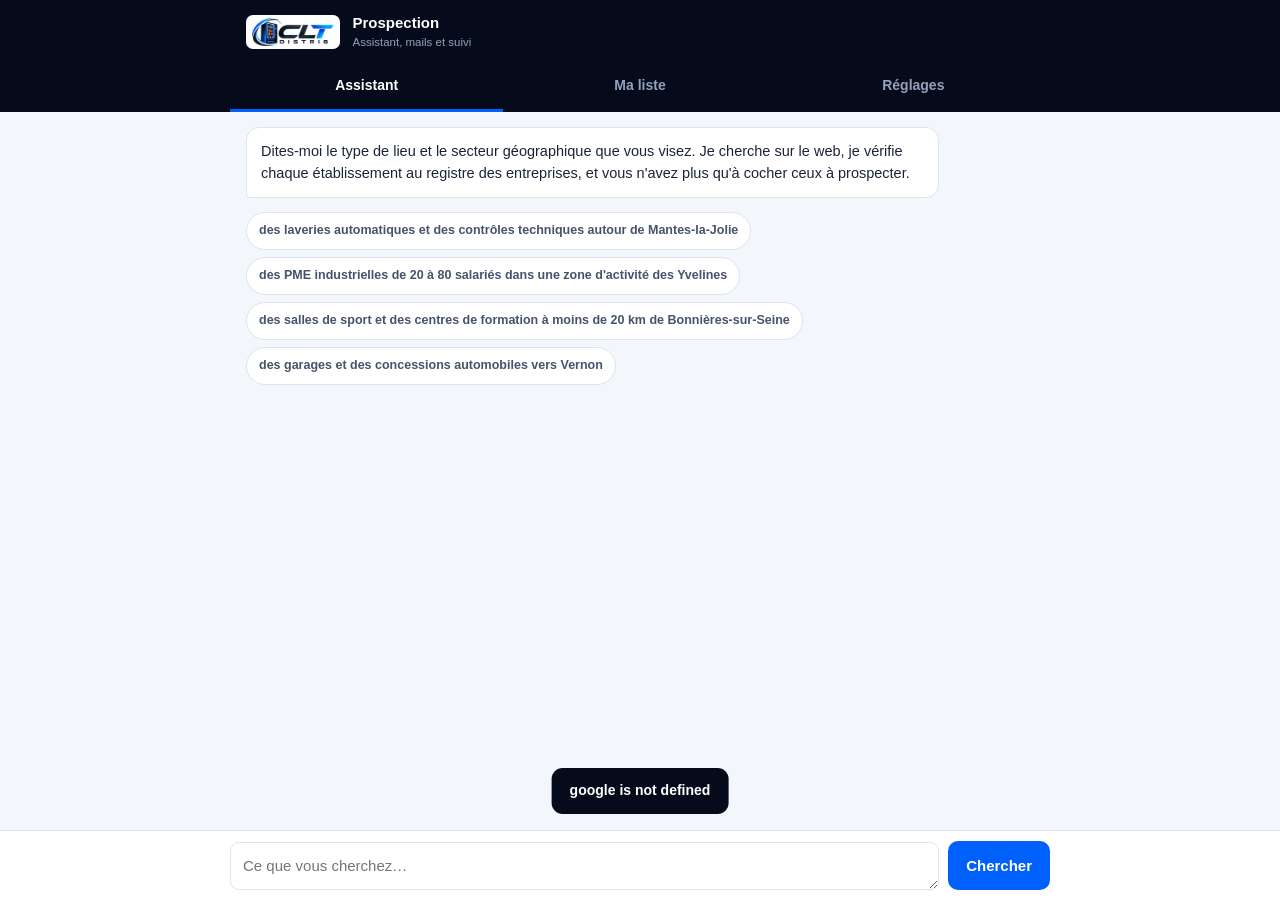
<file: apps-script/Index.html>
<!DOCTYPE html>
<html lang="fr">
<head>
<base target="_top">
<meta charset="utf-8">
<style>
  :root{
    --navy:#050B1A; --navy-soft:#0C1526; --brand:#0060FC; --brand-deep:#003A9E; --brand-tint:#E8F0FF;
    --ink:#1B2437; --ink-soft:#46536A; --ink-faint:#7A8698;
    --line:#DDE4EF; --line-soft:#ECF0F8; --bg:#F3F6FB;
    --ok:#13693F; --ok-tint:#E3F3E9; --wait:#8A6A18; --wait-tint:#FCF3DE;
    --late:#9B2C1E; --late-tint:#FBE9E6; --info:#1C4C8B; --info-tint:#E6EEF9;
    --mute:#5A6478; --mute-tint:#EDF0F5;
  }
  *{ box-sizing:border-box; }
  body{
    margin:0; background:var(--bg); color:var(--ink); line-height:1.55;
    font-family:-apple-system,BlinkMacSystemFont,"Segoe UI",Roboto,Inter,sans-serif; font-size:15px;
    -webkit-text-size-adjust:100%;
  }
  h1,h2,h3{ margin:0; font-weight:700; letter-spacing:-0.02em; }
  p{ margin:0 0 10px; }
  a{ color:var(--brand); }

  .top{ position:sticky; top:0; z-index:30; background:var(--navy); color:#fff; }
  .top__in{ display:flex; align-items:center; gap:12px; padding:11px 16px; max-width:820px; margin:0 auto; }
  .top__logo{ height:34px; width:auto; display:block; background:#fff; border-radius:7px; padding:3px 6px; }
  .top__t strong{ display:block; font-size:15px; }
  .top__t span{ display:block; font-size:11.5px; color:#93A2BC; }
  .tabs{ display:flex; max-width:820px; margin:0 auto; }
  .tabs button{
    flex:1; font:inherit; font-size:14px; font-weight:600; padding:12px 6px; min-height:48px;
    background:none; border:0; border-bottom:3px solid transparent; color:#93A2BC; cursor:pointer;
  }
  .tabs button.is-on{ color:#fff; border-bottom-color:var(--brand); }

  .wrap{ max-width:820px; margin:0 auto; padding:0 16px 130px; }
  .vue{ display:none; }
  .vue.is-on{ display:block; }

  .card{ background:#fff; border:1px solid var(--line); border-radius:14px; padding:17px; margin-top:15px; }
  .card > h2{ font-size:16px; color:var(--navy); margin:0 0 3px; }
  .card > h2 + p{ margin:0 0 13px; font-size:13.5px; color:var(--ink-soft); }
  .note{ font-size:12.5px; color:var(--ink-faint); line-height:1.5; }

  .btn{
    font:inherit; font-size:15px; font-weight:600; padding:12px 17px; min-height:46px; border-radius:10px;
    border:1px solid transparent; cursor:pointer; display:inline-flex; align-items:center;
    justify-content:center; gap:8px; text-decoration:none;
  }
  .btn--main{ background:var(--brand); color:#fff; }
  .btn--dark{ background:var(--navy); color:#fff; }
  .btn--ghost{ background:#fff; color:var(--navy); border-color:var(--line); }
  .btn--danger{ background:#fff; color:var(--late); border-color:#F0CFC9; }
  .btn--sm{ font-size:13.5px; padding:9px 13px; min-height:40px; border-radius:8px; }
  .btn--wide{ width:100%; }
  .btn:disabled{ opacity:.5; cursor:not-allowed; }
  .actions{ display:flex; gap:8px; flex-wrap:wrap; margin-top:12px; }
  .actions .btn{ flex:1 1 150px; }

  input,select,textarea{
    font:inherit; font-size:15px; padding:11px 12px; border:1px solid var(--line); border-radius:9px;
    background:#fff; color:var(--ink); width:100%; min-height:44px;
  }
  input:focus,select:focus,textarea:focus{ outline:none; border-color:var(--brand); box-shadow:0 0 0 3px rgba(0,96,252,.13); }
  textarea{ resize:vertical; line-height:1.55; }
  label{ font-size:12px; font-weight:600; color:var(--ink-soft); display:block; margin-bottom:4px; }
  .grid{ display:grid; grid-template-columns:1fr 1fr; gap:11px; }
  .grid .full{ grid-column:1 / -1; }
  @media (max-width:560px){ .grid{ grid-template-columns:1fr; } }

  /* ---------- assistant ---------- */
  .chat{ display:flex; flex-direction:column; gap:11px; padding-top:15px; }
  .bulle{ max-width:88%; padding:12px 14px; border-radius:13px; font-size:14.5px; white-space:pre-wrap; }
  .bulle--moi{ align-self:flex-end; background:var(--brand); color:#fff; border-bottom-right-radius:4px; }
  .bulle--ia{ align-self:flex-start; background:#fff; border:1px solid var(--line); border-bottom-left-radius:4px; }
  .bulle--err{ align-self:flex-start; background:var(--late-tint); border:1px solid #F0CFC9; color:#7A2318; }
  .pense{ align-self:flex-start; color:var(--ink-faint); font-size:13.5px; padding:4px 2px; }
  .pense span{ animation:clign 1.1s infinite; }
  @keyframes clign{ 0%,100%{opacity:.25} 50%{opacity:1} }

  .cand{ background:#fff; border:1px solid var(--line); border-radius:12px; padding:13px 14px; display:flex; gap:12px; }
  .cand + .cand{ margin-top:8px; }
  .cand.is-on{ border-color:var(--brand); box-shadow:0 0 0 2px rgba(0,96,252,.12); }
  .cand input[type=checkbox]{ width:22px; height:22px; min-height:0; padding:0; margin:1px 0 0; flex-shrink:0; accent-color:var(--brand); }
  .cand__c{ flex:1; min-width:0; }
  .cand__n{ display:block; font-weight:600; font-size:15px; color:var(--navy); line-height:1.3; }
  .cand__m{ display:block; font-size:12.5px; color:var(--ink-faint); margin-top:3px; }
  .cand__p{ display:block; font-size:13px; color:var(--ink-soft); margin-top:6px; }
  .tag{
    display:inline-block; font-size:10.5px; font-weight:700; letter-spacing:.03em; text-transform:uppercase;
    padding:3px 8px; border-radius:99px; margin-top:7px; margin-right:5px;
  }
  .tag--ok{ background:var(--ok-tint); color:var(--ok); }
  .tag--no{ background:var(--wait-tint); color:var(--wait); }
  .tag--h{ background:var(--brand-tint); color:var(--brand-deep); }
  .tag--m{ background:var(--mute-tint); color:var(--mute); }

  .barre{
    position:fixed; left:0; right:0; bottom:0; z-index:25; background:#fff; border-top:1px solid var(--line);
    padding:10px 16px calc(10px + env(safe-area-inset-bottom));
  }
  .barre__in{ max-width:820px; margin:0 auto; display:flex; gap:9px; align-items:flex-end; }
  .barre textarea{ min-height:48px; max-height:130px; }
  .barre .btn{ flex-shrink:0; }
  .exemples{ display:flex; flex-wrap:wrap; gap:7px; margin-top:14px; }
  .exemple{
    font:inherit; font-size:12.5px; font-weight:600; padding:8px 12px; min-height:38px; border-radius:99px;
    border:1px solid var(--line); background:#fff; color:var(--ink-soft); cursor:pointer; text-align:left;
  }

  /* ---------- liste ---------- */
  .kpis{ display:grid; grid-template-columns:repeat(4,1fr); gap:8px; padding-top:15px; }
  .kpi{ background:#fff; border:1px solid var(--line); border-radius:11px; padding:11px 6px; text-align:center; }
  .kpi b{ display:block; font-size:19px; color:var(--navy); }
  .kpi span{ display:block; font-size:10.5px; color:var(--ink-faint); margin-top:1px; }
  .groupe{ margin-top:20px; }
  .groupe__t{ display:flex; align-items:center; gap:9px; margin-bottom:9px; }
  .groupe__t h2{ font-size:15px; color:var(--navy); flex:1; }
  .pros{
    width:100%; text-align:left; background:#fff; border:1px solid var(--line); border-radius:12px;
    padding:12px 13px; display:flex; gap:11px; align-items:flex-start;
  }
  .pros + .pros{ margin-top:8px; }
  .pros input[type=checkbox]{ width:22px; height:22px; min-height:0; padding:0; margin:1px 0 0; flex-shrink:0; accent-color:var(--brand); }
  .pros__c{ flex:1; min-width:0; cursor:pointer; }
  .pros__n{ display:block; font-weight:600; font-size:15px; color:var(--navy); line-height:1.3; }
  .pros__m{ display:block; font-size:12.5px; color:var(--ink-faint); margin-top:3px; }
  .pros__a{ display:block; font-size:12.5px; font-weight:600; margin-top:5px; }
  .pros__a--late{ color:var(--late); }
  .pros__a--soon{ color:var(--wait); }
  .pros__a--ok{ color:var(--ok); }
  .vide{ text-align:center; padding:26px 14px; color:var(--ink-faint); font-size:14px; }

  /* ---------- fiche ---------- */
  .sheet{ position:fixed; inset:0; z-index:60; background:rgba(5,11,26,.45); display:none; }
  .sheet.is-on{ display:block; }
  .sheet__in{
    position:absolute; inset:auto 0 0 0; max-height:94vh; overflow-y:auto; background:var(--bg);
    border-radius:18px 18px 0 0; -webkit-overflow-scrolling:touch;
  }
  @media (min-width:760px){ .sheet__in{ position:relative; margin:34px auto; max-width:720px; border-radius:16px; inset:auto; } }
  .sheet__bar{
    position:sticky; top:0; z-index:2; background:#fff; border-bottom:1px solid var(--line);
    padding:13px 16px; display:flex; align-items:center; gap:12px; border-radius:18px 18px 0 0;
  }
  .sheet__bar h3{ flex:1; min-width:0; font-size:16px; color:var(--navy); }
  .sheet__body{ padding:0 16px 34px; }
  .etapes{ display:flex; gap:6px; margin-top:11px; overflow-x:auto; padding-bottom:4px; }
  .etape{
    font:inherit; font-size:12.5px; font-weight:600; padding:9px 12px; min-height:40px; white-space:nowrap;
    border-radius:9px; border:1px solid var(--line); background:#fff; color:var(--ink-soft); cursor:pointer;
  }
  .etape.is-on{ background:var(--navy); border-color:var(--navy); color:#fff; }
  .hist{ margin-top:11px; display:flex; flex-direction:column; gap:6px; }
  .hist__l{ display:flex; gap:9px; font-size:12.5px; color:var(--ink-soft); }
  .hist__d{ font-family:ui-monospace,Menlo,monospace; font-size:11px; color:var(--ink-faint); flex-shrink:0; }

  .pill{
    display:inline-block; font-size:10.5px; font-weight:700; letter-spacing:.04em; text-transform:uppercase;
    padding:4px 9px; border-radius:99px; white-space:nowrap; flex-shrink:0;
  }
  .p-a_envoyer{ background:var(--mute-tint); color:var(--mute); }
  .p-envoye{ background:var(--wait-tint); color:var(--wait); }
  .p-a_relancer{ background:var(--late-tint); color:var(--late); }
  .p-relance{ background:var(--info-tint); color:var(--info); }
  .p-reponse,.p-gagne{ background:var(--ok-tint); color:var(--ok); }
  .p-rdv{ background:var(--brand-tint); color:var(--brand-deep); }
  .p-refus{ background:var(--mute-tint); color:var(--mute); }

  .warn{
    display:flex; gap:10px; background:var(--wait-tint); border:1px solid #E7D5A8; border-radius:11px;
    padding:12px 13px; font-size:13px; color:#6F5A31; margin-top:13px;
  }
  .warn svg{ width:19px; height:19px; flex-shrink:0; }
  .flash{
    position:fixed; left:50%; bottom:86px; transform:translateX(-50%) translateY(12px); z-index:80;
    background:var(--navy); color:#fff; padding:12px 18px; border-radius:11px; font-size:14px; font-weight:600;
    opacity:0; pointer-events:none; transition:opacity .2s, transform .2s; max-width:90vw; text-align:center;
  }
  .flash.is-on{ opacity:1; transform:translateX(-50%) translateY(0); }
</style>
</head>
<body>

<header class="top">
  <div class="top__in">
    <img class="top__logo" src="https://clt78.github.io/cltdistrib-site/images/signature-logo.png" alt="CLTDistrib">
    <div class="top__t">
      <strong>Prospection</strong>
      <span id="sousTitre">Assistant, mails et suivi</span>
    </div>
  </div>
  <div class="tabs">
    <button class="is-on" data-vue="chat" type="button">Assistant</button>
    <button data-vue="liste" type="button">Ma liste</button>
    <button data-vue="reglages" type="button">Réglages</button>
  </div>
</header>

<div class="wrap">

  <div class="vue is-on" id="v-chat">
    <div class="chat" id="chat"></div>
    <div class="exemples" id="exemples"></div>
  </div>

  <div class="vue" id="v-liste">
    <div class="kpis" id="kpis"></div>
    <div id="groupes"></div>
  </div>

  <div class="vue" id="v-reglages">
    <div class="card">
      <h2>Clé de l'assistant</h2>
      <p>Elle permet à l'application de chercher des entreprises et d'écrire les mails. Gratuite, à créer une seule fois sur Google AI Studio.</p>
      <label for="cle">Clé Google AI Studio</label>
      <input id="cle" type="password" autocomplete="off" placeholder="AIza…">
      <div class="actions">
        <button class="btn btn--main" id="cleGo" type="button">Enregistrer</button>
        <a class="btn btn--ghost" href="https://aistudio.google.com/apikey" target="_blank" rel="noopener">Obtenir une clé</a>
      </div>
      <p class="note" id="cleEtat" style="margin-top:11px"></p>
    </div>

    <div class="card">
      <h2>Contrôle quotidien</h2>
      <p>Chaque matin : repère les réponses reçues dans votre Gmail, et bascule en « à relancer » ce qui dépasse sept jours sans réponse.</p>
      <div class="actions">
        <button class="btn btn--dark" id="trigGo" type="button">Activer</button>
        <button class="btn btn--ghost" id="trigStop" type="button">Désactiver</button>
        <button class="btn btn--ghost" id="trigNow" type="button">Contrôler maintenant</button>
      </div>
      <p class="note" id="trigEtat" style="margin-top:11px"></p>
    </div>

    <div class="card">
      <h2>Vos données</h2>
      <p>Tout est enregistré dans une feuille de calcul de votre Drive : vous la retrouvez sur tous vos appareils.</p>
      <div class="actions">
        <a class="btn btn--ghost btn--wide" id="lienFeuille" href="#" target="_blank" rel="noopener">Ouvrir la feuille</a>
      </div>
      <p class="note" id="techEtat" style="margin-top:11px"></p>
    </div>
  </div>

</div>

<div class="barre" id="barre">
  <div class="barre__in">
    <textarea id="msg" rows="1" placeholder="Ce que vous cherchez…"></textarea>
    <button class="btn btn--main" id="go" type="button">Chercher</button>
  </div>
</div>

<div class="sheet" id="fiche">
  <div class="sheet__in">
    <div class="sheet__bar">
      <h3 id="ficheTitre">Entreprise</h3>
      <button class="btn btn--ghost btn--sm" id="fermer" type="button">Fermer</button>
    </div>
    <div class="sheet__body" id="ficheCorps"></div>
  </div>
</div>

<div class="flash" id="flash"></div>

<script>
(function(){
"use strict";

/* ============================================================
   Passerelle vers le code qui tourne dans votre compte Google
   ============================================================ */
function srv(nom){
  var args = Array.prototype.slice.call(arguments, 1);
  return new Promise(function(ok, ko){
    var r = google.script.run
      .withSuccessHandler(ok)
      .withFailureHandler(function(e){ ko(new Error(e && e.message ? e.message : String(e))); });
    r[nom].apply(r, args);
  });
}

function $(id){ return document.getElementById(id); }
function esc(s){
  return String(s == null ? "" : s)
    .replace(/&/g,"&amp;").replace(/</g,"&lt;").replace(/>/g,"&gt;").replace(/"/g,"&quot;");
}
var minuteur = null;
function flash(txt){
  var f = $("flash");
  f.textContent = txt;
  f.classList.add("is-on");
  clearTimeout(minuteur);
  minuteur = setTimeout(function(){ f.classList.remove("is-on"); }, 3200);
}
function dateFr(iso){
  if(!iso) return "";
  var p = String(iso).split("-");
  return p.length === 3 ? p[2] + "/" + p[1] + "/" + p[0] : iso;
}

/* ============================================================
   ÉTAT
   ============================================================ */
var E = { prospects:[], statuts:{}, moi:{}, reglages:{}, cleIA:false, manquants:[], urlFeuille:"" };
var messages = [];
var candidats = {};      /* clé de message -> liste de candidats */
var choix = {};          /* entreprise cochée dans l'assistant */
var selection = {};      /* prospect coché dans la liste */
var ficheId = null;
var occupe = false;

var EXEMPLES = [
  "des laveries automatiques et des contrôles techniques autour de Mantes-la-Jolie",
  "des PME industrielles de 20 à 80 salariés dans une zone d'activité des Yvelines",
  "des salles de sport et des centres de formation à moins de 20 km de Bonnières-sur-Seine",
  "des garages et des concessions automobiles vers Vernon"
];

/* ============================================================
   ASSISTANT
   ============================================================ */
function rendreChat(){
  var h = messages.map(function(m, i){
    if(m.type === "moi") return '<div class="bulle bulle--moi">' + esc(m.texte) + "</div>";
    if(m.type === "err") return '<div class="bulle bulle--err">' + esc(m.texte) + "</div>";
    if(m.type === "attente") return '<div class="pense">Je cherche<span>…</span></div>';
    if(m.type === "ia") return '<div class="bulle bulle--ia">' + esc(m.texte) + "</div>";
    if(m.type === "candidats") return blocCandidats(m, i);
    return "";
  }).join("");
  $("chat").innerHTML = h;
  window.scrollTo(0, document.body.scrollHeight);
}

function blocCandidats(m, i){
  var liste = candidats[m.cle] || [];
  var n = liste.filter(function(c){ return choix[cleCand(c)]; }).length;
  return '<div class="bulle bulle--ia" style="max-width:100%;width:100%;white-space:normal">' +
    "<strong>" + liste.length + " établissement(s) proposé(s).</strong>" +
    '<p class="note" style="margin:6px 0 12px">' +
      "Le repère « vérifiée » signifie que l'établissement existe bien au registre des entreprises. " +
      "L'estimation « sans distributeur » reste une supposition : aucune base ne le dit." +
    "</p>" +
    liste.map(function(c, k){
      var cle = cleCand(c);
      var meta = [c.ville, c.effectif || c.taille, c.activite].filter(Boolean).join(" · ");
      return '<label class="cand' + (choix[cle] ? " is-on" : "") + '">' +
        '<input type="checkbox" data-cand="' + esc(m.cle + "|" + k) + '"' + (choix[cle] ? " checked" : "") + ">" +
        '<span class="cand__c">' +
          '<span class="cand__n">' + esc(c.entreprise) + "</span>" +
          (meta ? '<span class="cand__m">' + esc(meta) + "</span>" : "") +
          (c.pourquoi ? '<span class="cand__p">' + esc(c.pourquoi) + "</span>" : "") +
          (c.verifie === true ? '<span class="tag tag--ok">vérifiée</span>' : "") +
          (c.verifie === false ? '<span class="tag tag--no">non retrouvée au registre</span>' : "") +
          (c.certitude === "haute" ? '<span class="tag tag--h">sans distributeur : probable</span>' : "") +
          (c.certitude === "faible" ? '<span class="tag tag--m">sans distributeur : incertain</span>' : "") +
        "</span></label>";
    }).join("") +
    '<div class="actions">' +
      '<button class="btn btn--ghost btn--sm" data-tout="' + esc(m.cle) + '" type="button">Tout cocher</button>' +
      '<button class="btn btn--main btn--sm" data-ajouter="' + esc(m.cle) + '" type="button"' +
        (n ? "" : " disabled") + ">Ajouter " + (n ? n + " " : "") + "à ma liste</button>" +
    "</div>" +
    (m.sources && m.sources.length
      ? '<p class="note" style="margin-top:11px">Sources consultées : ' +
        m.sources.slice(0, 5).map(function(s){
          return '<a href="' + esc(s.url) + '" target="_blank" rel="noopener">' + esc(s.titre || "lien") + "</a>";
        }).join(", ") + "</p>"
      : "") +
    "</div>";
}

function cleCand(c){
  return (c.entreprise + "|" + (c.ville || "")).toLowerCase();
}

function chercher(){
  if(occupe) return;
  var txt = $("msg").value.trim();
  if(!txt) return;
  if(!E.cleIA){
    flash("Enregistrez d'abord votre clé dans « Réglages ».");
    allerVue("reglages");
    return;
  }
  occupe = true;
  $("go").disabled = true;
  $("msg").value = "";
  messages.push({ type:"moi", texte:txt });
  messages.push({ type:"attente" });
  rendreChat();

  var connus = E.prospects.map(function(p){ return p.entreprise; });
  srv("chercherProspects", txt, connus).then(function(r){
    messages.pop();
    var cle = "c" + Date.now().toString(36);
    candidats[cle] = r.candidats || [];
    if(r.avertissement) messages.push({ type:"ia", texte:r.avertissement });
    messages.push({ type:"candidats", cle:cle, sources:r.sources });
    fin();
  }).catch(function(e){
    messages.pop();
    messages.push({ type:"err", texte:e.message });
    fin();
  });

  function fin(){
    occupe = false;
    $("go").disabled = false;
    rendreChat();
  }
}

function ajouterCoches(cle){
  var liste = (candidats[cle] || []).filter(function(c){ return choix[cleCand(c)]; });
  if(!liste.length) return;
  flash("Ajout de " + liste.length + " entreprise(s)…");
  srv("ajouterCandidats", liste).then(function(ajoutes){
    E.prospects = E.prospects.concat(ajoutes);
    liste.forEach(function(c){ delete choix[cleCand(c)]; });
    candidats[cle] = (candidats[cle] || []).filter(function(c){
      return !ajoutes.some(function(a){ return a.entreprise === c.entreprise; });
    });
    messages.push({ type:"ia", texte: ajoutes.length + " entreprise(s) placée(s) dans « À envoyer ». " +
      "Ouvrez l'onglet « Ma liste » pour préparer les mails." });
    rendreChat();
    rendreListe();
    flash(ajoutes.length + " ajoutée(s) à « À envoyer ».");
  }).catch(function(e){ flash(e.message); });
}

/* ============================================================
   LISTE
   ============================================================ */
var ORDRE = [
  { k:"a_relancer", t:"À relancer", aide:"Sept jours sans réponse." },
  { k:"reponse",    t:"Réponses reçues", aide:"À traiter en priorité." },
  { k:"a_envoyer",  t:"À envoyer", aide:"Préparez les mails, puis envoyez." },
  { k:"envoye",     t:"En attente de réponse", aide:"" },
  { k:"relance",    t:"Relancés", aide:"" },
  { k:"rdv",        t:"Rendez-vous", aide:"" },
  { k:"gagne",      t:"Emplacements signés", aide:"" },
  { k:"refus",      t:"Sans suite", aide:"" }
];

function compte(k){
  return E.prospects.filter(function(p){ return p.statut === k; }).length;
}

function rendreListe(){
  $("kpis").innerHTML = [
    ["À envoyer", compte("a_envoyer")],
    ["En attente", compte("envoye")],
    ["À relancer", compte("a_relancer")],
    ["Réponses", compte("reponse")]
  ].map(function(x){
    return '<div class="kpi"><b>' + x[1] + "</b><span>" + esc(x[0]) + "</span></div>";
  }).join("");

  var h = "";
  ORDRE.forEach(function(g){
    var liste = E.prospects.filter(function(p){ return p.statut === g.k; });
    if(!liste.length) return;
    liste.sort(function(a, b){ return (b.jours || 0) - (a.jours || 0); });
    var lot = (g.k === "a_envoyer" || g.k === "a_relancer");
    var sel = liste.filter(function(p){ return selection[p.id]; }).length;
    h += '<div class="groupe">' +
      '<div class="groupe__t"><h2>' + esc(g.t) + " · " + liste.length + "</h2>" +
        (lot ? '<button class="btn btn--ghost btn--sm" data-toutlot="' + g.k + '" type="button">' +
          (sel >= liste.length ? "Décocher" : "Tout cocher") + "</button>" : "") +
      "</div>" +
      (g.aide ? '<p class="note" style="margin:-4px 0 9px">' + esc(g.aide) + "</p>" : "") +
      liste.map(ligneProspect).join("") +
      (lot
        ? '<div class="actions">' +
            '<button class="btn btn--dark" data-preparer="' + g.k + '" type="button"' + (sel ? "" : " disabled") +
              ">Préparer " + (sel ? sel + " " : "") + "mail(s)</button>" +
            '<button class="btn btn--main" data-envoyer="' + g.k + '" type="button"' + (sel ? "" : " disabled") +
              ">Envoyer " + (sel ? sel + " " : "") + "mail(s)</button>" +
          "</div>"
        : "") +
      "</div>";
  });
  $("groupes").innerHTML = h || '<div class="vide">Aucune entreprise pour l\'instant.<br>Passez par l\'assistant pour en trouver.</div>';
}

function ligneProspect(p){
  var lot = (p.statut === "a_envoyer" || p.statut === "a_relancer");
  var action = "", cls = "";
  if(p.statut === "a_envoyer"){
    if(p.corps && p.email){ action = "Mail prêt — " + p.email; cls = " pros__a--ok"; }
    else if(p.email){ action = "Mail à préparer"; }
    else if(p.tel){ action = "À appeler — " + p.tel; cls = " pros__a--soon"; }
    else { action = "Adresse à trouver"; cls = " pros__a--soon"; }
  }else if(p.statut === "envoye"){
    action = "Envoyé il y a " + p.jours + (p.jours > 1 ? " jours" : " jour");
    cls = " pros__a--soon";
  }else if(p.statut === "a_relancer"){
    action = "Sans réponse depuis " + p.jours + " jours";
    cls = " pros__a--late";
  }else if(p.statut === "relance"){
    action = "Relancé il y a " + p.jours + (p.jours > 1 ? " jours" : " jour");
  }else if(p.statut === "reponse"){
    action = "Réponse le " + dateFr(p.dateReponse);
    cls = " pros__a--ok";
  }
  var meta = [p.ville, p.activite || p.type].filter(Boolean).join(" · ");
  return '<div class="pros">' +
    (lot ? '<input type="checkbox" data-sel="' + esc(p.id) + '"' + (selection[p.id] ? " checked" : "") + ">" : "") +
    '<span class="pros__c" data-ouvrir="' + esc(p.id) + '">' +
      '<span class="pros__n">' + esc(p.entreprise) + "</span>" +
      (meta ? '<span class="pros__m">' + esc(meta) + "</span>" : "") +
      (action ? '<span class="pros__a' + cls + '">' + esc(action) + "</span>" : "") +
    "</span>" +
    '<span class="pill p-' + esc(p.statut) + '">' + esc(p.statutLibelle || "") + "</span>" +
  "</div>";
}

function idsSelectionnes(statut){
  return E.prospects.filter(function(p){ return p.statut === statut && selection[p.id]; })
    .map(function(p){ return p.id; });
}

/* Les lots sont découpés : le code de Google s'arrête au bout de six minutes. */
function parPaquets(ids, taille, fonction, fini){
  var faits = 0, resultats = [];
  function suite(){
    var lot = ids.slice(faits, faits + taille);
    if(!lot.length){ fini(resultats); return; }
    srv(fonction, lot).then(function(r){
      resultats = resultats.concat(r || []);
      faits += lot.length;
      flash(faits + " / " + ids.length + " traité(s)…");
      suite();
    }).catch(function(e){
      flash(e.message);
      fini(resultats);
    });
  }
  suite();
}

function preparerMails(statut){
  var ids = idsSelectionnes(statut);
  if(!ids.length) return;
  flash("Préparation de " + ids.length + " mail(s), laissez l'écran ouvert…");
  parPaquets(ids, 6, "preparerLot", function(res){
    var prets = res.filter(function(r){ return r.pret; }).length;
    var soucis = res.filter(function(r){ return !r.pret; });
    recharger().then(function(){
      flash(prets + " mail(s) prêt(s)" + (soucis.length ? ", " + soucis.length + " en attente d'adresse" : "") + ".");
      if(soucis.length){
        messages.push({ type:"ia", texte:"Sans adresse email pour le moment :\n" +
          soucis.map(function(r){ return "· " + r.entreprise + " — " + r.message; }).join("\n") });
        rendreChat();
      }
    });
  });
}

function envoyerMails(statut){
  var ids = idsSelectionnes(statut);
  if(!ids.length) return;
  var prets = E.prospects.filter(function(p){
    return ids.indexOf(p.id) >= 0 && p.email;
  });
  if(!prets.length){ flash("Aucune adresse email dans la sélection."); return; }
  if(!confirm("Envoyer " + prets.length + " mail(s) depuis votre Gmail maintenant ?")) return;
  flash("Envoi en cours, laissez l'écran ouvert…");
  parPaquets(prets.map(function(p){ return p.id; }), 6, "envoyerLot", function(res){
    var ok = res.filter(function(r){ return r.envoye; }).length;
    var ko = res.filter(function(r){ return !r.envoye; });
    selection = {};
    recharger().then(function(){
      flash(ok + " mail(s) envoyé(s).");
      if(ko.length){
        messages.push({ type:"err", texte:"Non envoyés :\n" +
          ko.map(function(r){ return "· " + r.entreprise + " — " + r.message; }).join("\n") });
        rendreChat();
      }
    });
  });
}

/* ============================================================
   FICHE
   ============================================================ */
var CHAMPS = [
  { k:"entreprise", l:"Nom de l'établissement", w:2 },
  { k:"ville", l:"Commune" },
  { k:"activite", l:"Activité" },
  { k:"email", l:"Email du contact", w:2 },
  { k:"site", l:"Site internet", w:2 },
  { k:"tel", l:"Téléphone" },
  { k:"effectif", l:"Taille" },
  { k:"contactNom", l:"Contact — nom" },
  { k:"contactFonction", l:"Contact — fonction" },
  { k:"note", l:"Notes", t:"area", w:2 }
];

function trouver(id){
  for(var i = 0; i < E.prospects.length; i++) if(E.prospects[i].id === id) return E.prospects[i];
  return null;
}

function ouvrirFiche(id){
  var p = trouver(id);
  if(!p) return;
  ficheId = id;
  $("ficheTitre").textContent = p.entreprise || "Entreprise";
  $("fiche").classList.add("is-on");
  document.body.style.overflow = "hidden";

  var histo = (p.historique || []).slice().reverse().map(function(h){
    return '<div class="hist__l"><span class="hist__d">' + esc(dateFr(h.date)) + "</span><span>" + esc(h.texte) + "</span></div>";
  }).join("") || '<p class="note">Aucun événement.</p>';

  var relance = (p.statut === "a_relancer" || p.statut === "relance");

  $("ficheCorps").innerHTML =
    '<div class="card" style="margin-top:14px">' +
      "<h2>Où en est ce prospect</h2>" +
      '<div class="etapes">' + Object.keys(E.statuts).map(function(k){
        return '<button class="etape' + (p.statut === k ? " is-on" : "") + '" data-st="' + k + '" type="button">' +
          esc(E.statuts[k]) + "</button>";
      }).join("") + "</div>" +
      '<div class="hist">' + histo + "</div>" +
    "</div>" +

    '<div class="card">' +
      "<h2>" + (relance ? "Mail de relance" : "Mail de prospection") + "</h2>" +
      "<p>Écrit pour cette activité. Relisez et modifiez librement avant l'envoi.</p>" +
      (p.email ? "" : '<div class="warn"><svg viewBox="0 0 24 24" fill="none" stroke="currentColor" stroke-width="1.9" stroke-linecap="round"><path d="M10.3 3.9 1.8 18a2 2 0 0 0 1.7 3h17a2 2 0 0 0 1.7-3L13.7 3.9a2 2 0 0 0-3.4 0z"/><path d="M12 9v4M12 17h.01"/></svg><div>Aucune adresse email. Le bouton ci-dessous la cherche sur le site de l\'entreprise.</div></div>') +
      '<div class="actions">' +
        '<button class="btn btn--ghost" id="fEmail" type="button">Trouver l\'adresse</button>' +
        '<button class="btn btn--dark" id="fGen" type="button">' + (p.corps ? "Réécrire le mail" : "Écrire le mail") + "</button>" +
      "</div>" +
      '<div style="margin-top:13px">' +
        '<label for="fObjet">Objet</label>' +
        '<input id="fObjet" type="text" value="' + esc(p.objet) + '">' +
      "</div>" +
      '<div style="margin-top:11px">' +
        '<label for="fCorps">Message</label>' +
        '<textarea id="fCorps" rows="12" style="min-height:250px"></textarea>' +
      "</div>" +
      '<p class="note" style="margin-top:9px">Votre logo et vos coordonnées sont ajoutés automatiquement en bas du mail.</p>' +
      '<div class="actions">' +
        '<button class="btn btn--main btn--wide" id="fEnvoi" type="button"' +
          (p.email ? "" : " disabled") + ">Envoyer depuis mon Gmail</button>" +
      "</div>" +
    "</div>" +

    '<div class="card">' +
      "<h2>Informations</h2>" +
      '<div class="grid">' + CHAMPS.map(function(c){
        var id = "c-" + c.k;
        var champ = c.t === "area"
          ? '<textarea id="' + id + '" data-k="' + c.k + '" rows="2" style="min-height:70px"></textarea>'
          : '<input id="' + id + '" data-k="' + c.k + '" type="text" value="' + esc(p[c.k]) + '">';
        return '<div' + (c.w === 2 ? ' class="full"' : "") + '><label for="' + id + '">' + esc(c.l) + "</label>" + champ + "</div>";
      }).join("") + "</div>" +
      (p.pourquoi ? '<p class="note" style="margin-top:12px"><strong>Pourquoi ce lieu :</strong> ' + esc(p.pourquoi) + "</p>" : "") +
      '<div class="actions">' +
        '<button class="btn btn--danger btn--wide" id="fSupp" type="button">Retirer de ma liste</button>' +
      "</div>" +
    "</div>";

  $("fCorps").value = p.corps || "";
  var zn = $("c-note");
  if(zn) zn.value = p.note || "";

  $("ficheCorps").querySelectorAll("[data-k]").forEach(function(el){
    el.addEventListener("change", function(){
      var champs = {};
      champs[el.getAttribute("data-k")] = el.value;
      srv("majProspect", p.id, champs).then(function(maj){
        remplacer(maj);
        if(el.getAttribute("data-k") === "entreprise") $("ficheTitre").textContent = maj.entreprise;
        rendreListe();
      }).catch(function(e){ flash(e.message); });
    });
  });

  $("ficheCorps").querySelectorAll("[data-st]").forEach(function(b){
    b.addEventListener("click", function(){
      srv("changerStatut", p.id, b.getAttribute("data-st")).then(function(maj){
        remplacer(maj);
        rendreListe();
        ouvrirFiche(p.id);
        flash("Statut : " + maj.statutLibelle);
      }).catch(function(e){ flash(e.message); });
    });
  });

  $("fEmail").addEventListener("click", function(){
    var b = this;
    b.disabled = true;
    b.textContent = "Recherche…";
    var site = $("c-site").value.trim();
    var suite = site
      ? Promise.resolve(site)
      : srv("trouverSite", p.id).then(function(u){ if(u) $("c-site").value = u; return u; });
    suite.then(function(u){
      if(!u){ throw new Error("Site introuvable. Renseignez-le à la main, ou appelez."); }
      return srv("trouverEmail", p.id, u);
    }).then(function(r){
      b.disabled = false;
      b.textContent = "Trouver l'adresse";
      if(r.email){
        flash("Adresse trouvée : " + r.email);
        recharger().then(function(){ ouvrirFiche(p.id); });
      }else{
        flash(r.message || "Aucune adresse sur ce site.");
      }
    }).catch(function(e){
      b.disabled = false;
      b.textContent = "Trouver l'adresse";
      flash(e.message);
    });
  });

  $("fGen").addEventListener("click", function(){
    var b = this;
    b.disabled = true;
    b.textContent = "L'assistant écrit…";
    srv("genererMail", p.id, relance ? "relance" : "premier").then(function(m){
      $("fObjet").value = m.objet;
      $("fCorps").value = m.corps;
      b.disabled = false;
      b.textContent = "Réécrire le mail";
      recharger();
      flash("Mail prêt. Relisez-le avant d'envoyer.");
    }).catch(function(e){
      b.disabled = false;
      b.textContent = "Écrire le mail";
      flash(e.message);
    });
  });

  $("fEnvoi").addEventListener("click", function(){
    var objet = $("fObjet").value.trim(), corps = $("fCorps").value.trim();
    if(!objet || !corps){ flash("Écrivez d'abord le mail."); return; }
    if(!confirm("Envoyer ce mail à " + p.email + " ?")) return;
    var b = this;
    b.disabled = true;
    b.textContent = "Envoi…";
    srv("envoyerMail", p.id, objet, corps).then(function(maj){
      remplacer(maj);
      delete selection[maj.id];
      rendreListe();
      fermerFiche();
      flash("Mail envoyé à " + maj.entreprise + ".");
    }).catch(function(e){
      b.disabled = false;
      b.textContent = "Envoyer depuis mon Gmail";
      flash(e.message);
    });
  });

  $("fSupp").addEventListener("click", function(){
    if(!confirm("Retirer " + p.entreprise + " de votre liste ?")) return;
    srv("supprimerProspect", p.id).then(function(){
      E.prospects = E.prospects.filter(function(x){ return x.id !== p.id; });
      fermerFiche();
      rendreListe();
      flash("Retirée.");
    }).catch(function(e){ flash(e.message); });
  });
}

function remplacer(maj){
  for(var i = 0; i < E.prospects.length; i++){
    if(E.prospects[i].id === maj.id){ E.prospects[i] = maj; return; }
  }
  E.prospects.push(maj);
}

function fermerFiche(){
  ficheId = null;
  $("fiche").classList.remove("is-on");
  document.body.style.overflow = "";
}

/* ============================================================
   RÉGLAGES
   ============================================================ */
function rendreReglages(){
  $("cleEtat").textContent = E.cleIA
    ? "Une clé est enregistrée. L'assistant est opérationnel."
    : "Aucune clé : l'assistant ne peut ni chercher ni écrire.";
  $("lienFeuille").href = E.urlFeuille || "#";
  srv("infosTechniques").then(function(t){
    $("trigEtat").textContent = t.declencheur
      ? "Actif." + (t.derniereTournee ? " Dernier contrôle : " + new Date(t.derniereTournee).toLocaleString("fr-FR") + "." : "")
      : "Inactif : les bascules en « à relancer » ne se feront pas toutes seules.";
    $("techEtat").textContent = "Envois aujourd'hui : " + t.envoisAujourdhui +
      " · quota Gmail restant : " + t.quotaGmail +
      (t.modele ? " · modèle : " + t.modele : "");
  }).catch(function(){ /* sans importance */ });
}

/* ============================================================
   MISE EN PLACE
   ============================================================ */
function recharger(){
  return srv("etat").then(function(e){
    E = e;
    rendreListe();
    rendreReglages();
    if(e.manquants && e.manquants.length){
      $("sousTitre").textContent = "À compléter dans le code : " + e.manquants.join(", ");
    }
    return e;
  });
}

function allerVue(nom){
  document.querySelectorAll(".tabs button").forEach(function(b){
    b.classList.toggle("is-on", b.getAttribute("data-vue") === nom);
  });
  document.querySelectorAll(".vue").forEach(function(v){
    v.classList.toggle("is-on", v.id === "v-" + nom);
  });
  $("barre").style.display = nom === "chat" ? "" : "none";
  window.scrollTo(0, 0);
}

document.querySelectorAll(".tabs button").forEach(function(b){
  b.addEventListener("click", function(){ allerVue(b.getAttribute("data-vue")); });
});

$("go").addEventListener("click", chercher);
$("msg").addEventListener("keydown", function(e){
  if(e.key === "Enter" && !e.shiftKey){ e.preventDefault(); chercher(); }
});
$("msg").addEventListener("input", function(){
  this.style.height = "auto";
  this.style.height = Math.min(130, this.scrollHeight) + "px";
});

$("exemples").innerHTML = EXEMPLES.map(function(x){
  return '<button class="exemple" type="button">' + esc(x) + "</button>";
}).join("");
$("exemples").addEventListener("click", function(e){
  var b = e.target.closest("button");
  if(!b) return;
  $("msg").value = b.textContent;
  chercher();
});

$("chat").addEventListener("change", function(e){
  var cb = e.target;
  if(cb.type !== "checkbox" || !cb.getAttribute("data-cand")) return;
  var parts = cb.getAttribute("data-cand").split("|");
  var c = (candidats[parts[0]] || [])[parseInt(parts[1], 10)];
  if(!c) return;
  choix[cleCand(c)] = cb.checked;
  rendreChat();
});

$("chat").addEventListener("click", function(e){
  var b = e.target.closest("[data-ajouter],[data-tout]");
  if(!b) return;
  if(b.hasAttribute("data-ajouter")){ ajouterCoches(b.getAttribute("data-ajouter")); return; }
  var cle = b.getAttribute("data-tout");
  var liste = candidats[cle] || [];
  var tout = liste.every(function(c){ return choix[cleCand(c)]; });
  liste.forEach(function(c){ choix[cleCand(c)] = !tout; });
  rendreChat();
});

$("groupes").addEventListener("change", function(e){
  var cb = e.target;
  if(cb.type !== "checkbox" || !cb.getAttribute("data-sel")) return;
  selection[cb.getAttribute("data-sel")] = cb.checked;
  rendreListe();
});

$("groupes").addEventListener("click", function(e){
  var o = e.target.closest("[data-ouvrir]");
  if(o){ ouvrirFiche(o.getAttribute("data-ouvrir")); return; }
  var b = e.target.closest("[data-preparer],[data-envoyer],[data-toutlot]");
  if(!b) return;
  if(b.hasAttribute("data-preparer")) return preparerMails(b.getAttribute("data-preparer"));
  if(b.hasAttribute("data-envoyer")) return envoyerMails(b.getAttribute("data-envoyer"));
  var st = b.getAttribute("data-toutlot");
  var liste = E.prospects.filter(function(p){ return p.statut === st; });
  var tout = liste.every(function(p){ return selection[p.id]; });
  liste.forEach(function(p){ selection[p.id] = !tout; });
  rendreListe();
});

$("fermer").addEventListener("click", fermerFiche);
$("fiche").addEventListener("click", function(e){ if(e.target === $("fiche")) fermerFiche(); });
document.addEventListener("keydown", function(e){ if(e.key === "Escape" && ficheId) fermerFiche(); });

$("cleGo").addEventListener("click", function(){
  var v = $("cle").value.trim();
  if(!v){ flash("Collez votre clé."); return; }
  var b = this;
  b.disabled = true;
  srv("enregistrerCleIA", v).then(function(){
    $("cle").value = "";
    b.disabled = false;
    flash("Clé enregistrée et vérifiée.");
    recharger();
  }).catch(function(e){
    b.disabled = false;
    flash(e.message);
  });
});

$("trigGo").addEventListener("click", function(){
  srv("installerDeclencheur").then(function(m){ flash(m); rendreReglages(); }).catch(function(e){ flash(e.message); });
});
$("trigStop").addEventListener("click", function(){
  srv("retirerDeclencheur").then(function(m){ flash(m); rendreReglages(); }).catch(function(e){ flash(e.message); });
});
$("trigNow").addEventListener("click", function(){
  var b = this;
  b.disabled = true;
  b.textContent = "Contrôle…";
  srv("tourneeQuotidienne").then(function(r){
    b.disabled = false;
    b.textContent = "Contrôler maintenant";
    var l = [];
    if(r.reponses.length) l.push(r.reponses.length + " réponse(s) repérée(s)");
    if(r.bascules.length) l.push(r.bascules.length + " passée(s) en « à relancer »");
    if(r.relances.length) l.push(r.relances.length + " relance(s) envoyée(s)");
    flash(l.length ? l.join(", ") + "." : "Rien de nouveau.");
    recharger();
  }).catch(function(e){
    b.disabled = false;
    b.textContent = "Contrôler maintenant";
    flash(e.message);
  });
});

messages.push({ type:"ia", texte:"Dites-moi le type de lieu et le secteur géographique que vous visez. " +
  "Je cherche sur le web, je vérifie chaque établissement au registre des entreprises, " +
  "et vous n'avez plus qu'à cocher ceux à prospecter." });
rendreChat();
recharger().catch(function(e){ flash(e.message); });

})();
</script>
</body>
</html>
</file>
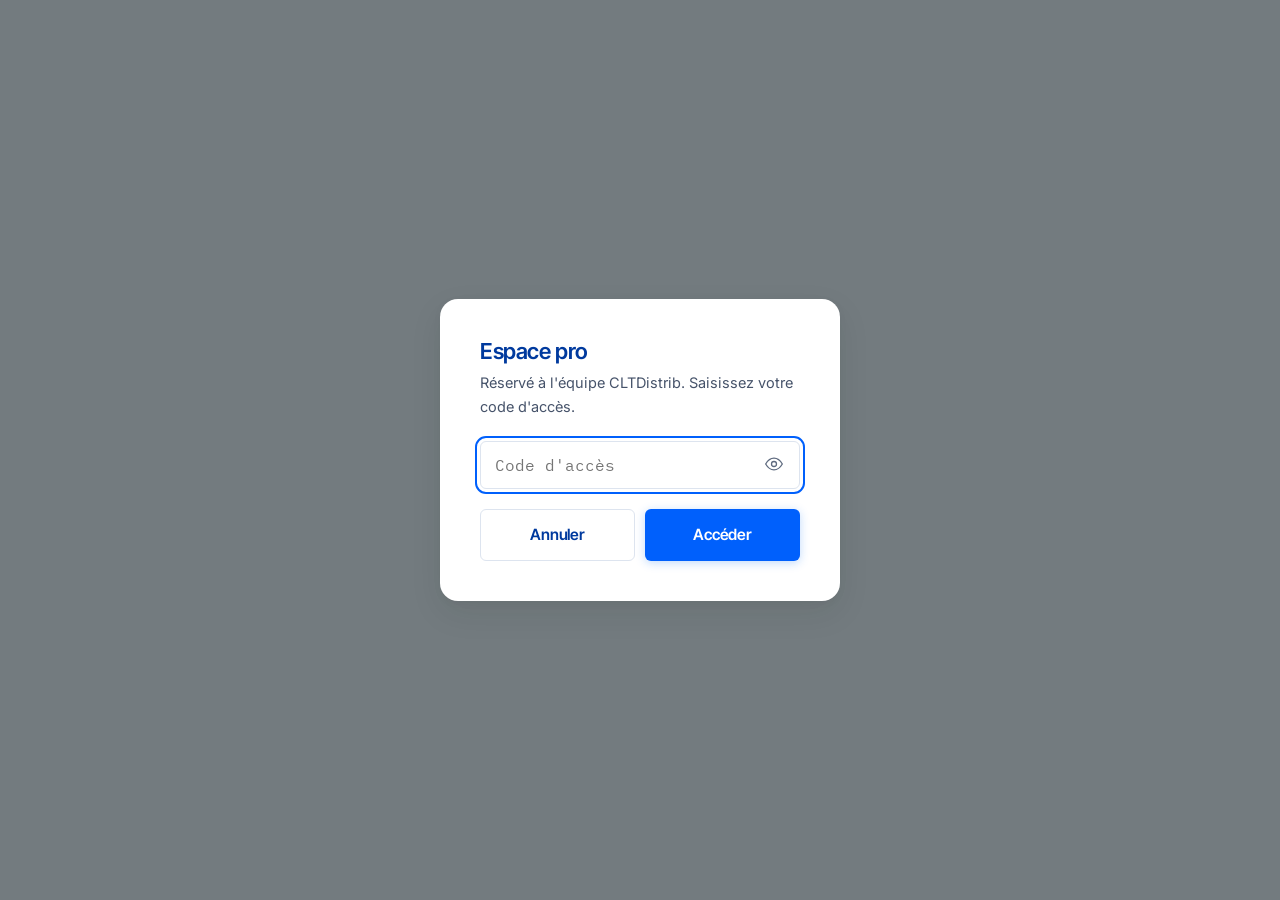
<file: pro/index.html>
<!DOCTYPE html>
<html lang="fr">
<head>
<meta charset="UTF-8">
<meta name="viewport" content="width=device-width, initial-scale=1.0">
<title>Espace pro — CLTDistrib</title>
<meta name="robots" content="noindex, nofollow, noarchive">
<meta name="referrer" content="no-referrer">
<meta name="theme-color" content="#050B1A">
<link rel="icon" type="image/png" sizes="96x96" href="../images/favicon-96.png">
<link rel="icon" type="image/png" sizes="48x48" href="../images/favicon-48.png">
<link rel="apple-touch-icon" href="../images/apple-touch-icon.png">
<link rel="preconnect" href="https://fonts.googleapis.com">
<link rel="preconnect" href="https://fonts.gstatic.com" crossorigin>
<link href="https://fonts.googleapis.com/css2?family=Inter+Tight:wght@500;600;700&family=Inter:ital,wght@0,400;0,500;0,600;0,700;1,400&family=IBM+Plex+Mono:wght@400;500;600&display=swap" rel="stylesheet">
<style>
/* ============================================================
   1. TOKENS
   ============================================================ */
:root{
  /* ---- Palette alignée sur le logo --------------------------------------
     Les bleus sont relevés au pixel dans logo-cltdistrib-source.png.
     #0060FC est le bleu le plus fréquent du swoosh (3 304 pixels) et tient
     5,15:1 avec du blanc : il peut donc porter les boutons.
     Les noms --teal* sont conservés : 124 règles s'y réfèrent. */
  --brand:#0060FC;          /* bleu électrique du logo — CTA, accents */
  --brand-deep:#003A9E;     /* bleu profond — cartes et fonds appuyés */
  --brand-bright:#4DA3FF;   /* bleu clair — accents sur fond nuit */
  --brand-tint:#E8F0FF;     /* bleu très pâle — aplats légers */
  --navy:#050B1A;           /* bleu nuit — sections premium, footer */
  --navy-2:#0A1428;

  --bg:#FFFFFF;
  --surface:#FFFFFF;
  --surface-alt:#F3F6FB;    /* gris clair — fonds secondaires */
  --surface-sunk:#E9EEF7;
  --ink:#080D18;            /* noir très foncé — textes */
  --ink-soft:#46536A;
  --ink-faint:#5E6A7F;
  --line:#DDE4EF;
  --line-soft:#ECF0F8;

  --teal:var(--brand);
  --teal-dark:var(--brand-deep);
  --teal-light:var(--brand-bright);
  --teal-tint:var(--brand-tint);
  --gold:#B2802F;
  --gold-tint:#F8F1E4;

  --amber:#B5822F;
  --amber-tint:#F9F1E1;
  --red:#B14A38;
  --red-tint:#FAEBE7;

  --deep:var(--navy);
  --deep-2:var(--navy-2);
  --deep-line:#1B2A47;
  --deep-ink:#A7B7D0;

  --radius-s:6px;
  --radius-m:10px;
  --radius-l:18px;
  --shadow-s:0 1px 2px rgba(20,31,26,.05), 0 2px 6px rgba(20,31,26,.04);
  --shadow-m:0 12px 32px rgba(20,31,26,.09), 0 2px 8px rgba(20,31,26,.04);
  --shadow-l:0 30px 70px rgba(12,22,17,.16), 0 8px 24px rgba(12,22,17,.08);

  --font-display:'Inter Tight', 'Inter', -apple-system, BlinkMacSystemFont, sans-serif;
  --font-body:'Inter', -apple-system, BlinkMacSystemFont, 'Segoe UI', sans-serif;
  --font-mono:'IBM Plex Mono', 'Courier New', monospace;

  --maxw:1240px;
  --pad-y:clamp(54px, 5.4vw, 88px);
  --ease:cubic-bezier(.22,.61,.36,1);
}

@media (prefers-reduced-motion: reduce){
  *{ animation-duration:0.001ms !important; animation-iteration-count:1 !important; transition-duration:0.001ms !important; scroll-behavior:auto !important; }
}

/* ============================================================
   2. BASE
   ============================================================ */
*,*::before,*::after{ box-sizing:border-box; }
html{ scroll-behavior:smooth; -webkit-text-size-adjust:100%; }
body{
  margin:0;
  background:var(--bg);
  color:var(--ink);
  font-family:var(--font-body);
  font-size:16.5px;
  line-height:1.65;
  -webkit-font-smoothing:antialiased;
  -moz-osx-font-smoothing:grayscale;
}
h1,h2,h3,h4{
  font-family:var(--font-display);
  font-weight:600;
  line-height:1.1;
  margin:0;
  letter-spacing:-0.025em;
  color:var(--teal-dark);
  text-wrap:balance;
}
h1{ font-size:clamp(30px,4.1vw,52px); letter-spacing:-0.033em; line-height:1.06; }
h2{ font-size:clamp(27px,3.3vw,42px); }
h3{ font-size:19px; letter-spacing:-0.018em; }
p{ margin:0; }
a{ color:inherit; text-decoration:none; }
button{ font-family:inherit; cursor:pointer; }
ul{ margin:0; padding:0; list-style:none; }
input,select,textarea{ font-family:inherit; font-size:15.5px; color:var(--ink); }
:focus-visible{ outline:2px solid var(--teal); outline-offset:3px; border-radius:3px; }
img{ max-width:100%; display:block; }
::selection{ background:var(--teal-dark); color:#fff; }

.wrap{ max-width:var(--maxw); margin:0 auto; padding:0 clamp(20px,4vw,40px); }
.mono{ font-family:var(--font-mono); }
.hidden{ display:none !important; }
.icon{ width:20px; height:20px; stroke:currentColor; stroke-width:1.55; fill:none; stroke-linecap:round; stroke-linejoin:round; flex-shrink:0; }
.icon--fill{ fill:currentColor; stroke:none; }
.sr-only{ position:absolute; width:1px; height:1px; padding:0; margin:-1px; overflow:hidden; clip:rect(0,0,0,0); white-space:nowrap; border:0; }

/* ============================================================
   3. BUTTONS
   ============================================================ */
.btn{
  display:inline-flex; align-items:center; justify-content:center; gap:9px; white-space:nowrap;
  padding:15px 26px; border-radius:var(--radius-s); border:1px solid transparent;
  font-family:var(--font-display); font-weight:600; font-size:15.5px; letter-spacing:-0.012em;
  transition:background-color .2s var(--ease), border-color .2s var(--ease), color .2s var(--ease), transform .2s var(--ease), box-shadow .25s var(--ease);
  text-align:center; line-height:1.25;
}
.btn--primary{ background:var(--brand); color:#fff; box-shadow:0 2px 10px rgba(28,123,245,.28); }
.btn--primary:hover{ background:#3B8DFF; box-shadow:0 10px 26px rgba(28,123,245,.42); transform:translateY(-2px); }
.btn--accent{ background:var(--teal); color:#fff; }
.btn--accent:hover{ background:var(--teal-dark); box-shadow:0 10px 24px rgba(0,96,252,.25); transform:translateY(-2px); }
.btn--ghost{ background:transparent; color:var(--teal-dark); border-color:var(--line); }
.btn--ghost:hover{ border-color:var(--teal-dark); background:var(--surface-alt); transform:translateY(-2px); }
.btn--onDark{ background:#fff; color:var(--teal-dark); }
.btn--onDark:hover{ background:#EDF2FA; transform:translateY(-2px); }
.btn--onDarkGhost{ background:transparent; color:#fff; border-color:rgba(255,255,255,.34); }
.btn--onDarkGhost:hover{ border-color:#fff; background:rgba(255,255,255,.07); transform:translateY(-2px); }
.btn--sm{ padding:9px 17px; font-size:14px; }
.btn--icon{ padding:10px; }
.btn--danger{ background:transparent; color:var(--red); border-color:var(--red-tint); }
.btn--danger:hover{ background:var(--red-tint); }
.btn--wide{ width:100%; }
.btn:active{ transform:translateY(0); box-shadow:none; }
.btn:disabled{ opacity:.45; cursor:not-allowed; transform:none; }
.btn .icon{ width:18px; height:18px; }

/* ============================================================
   4. NAV
   ============================================================ */
/* La barre est posée sur le hero marine : elle reste sombre et translucide */
.nav{
  position:sticky; top:0; z-index:40; background:rgba(7,13,24,.72);
  backdrop-filter:saturate(150%) blur(14px); -webkit-backdrop-filter:saturate(150%) blur(14px);
  border-bottom:1px solid transparent; transition:border-color .3s ease, box-shadow .3s ease;
}
.nav.is-stuck{ border-bottom-color:rgba(140,175,225,.16); box-shadow:0 1px 24px rgba(0,0,0,.35); }
.nav.is-menu-open{ z-index:61; background:var(--deep); border-bottom-color:var(--deep-line); }
.nav .wrap{ display:flex; align-items:center; justify-content:space-between; height:78px; gap:24px; }
/* Porte-logo : simple conteneur d'alignement. Le logo porte toute l'identité. */
.brand{
  display:inline-flex; align-items:center; flex-shrink:0; padding:4px 0;
  font-family:var(--font-display); transition:opacity .25s var(--ease);
}
a.brand:hover{ opacity:.82; }

/* ---- Logo officiel CLTDistrib --------------------------------------
   Fichier fourni par le client (PNG transparent 2109 x 746). La variante
   claire est calculée depuis la source : le lettrage bleu nuit est inversé,
   les bleus du swoosh et du « T » sont préservés — sans quoi le lettrage
   serait invisible sur le bleu nuit du header et du footer.
   La hauteur pilote, la largeur suit : proportions verrouillées. */
.brand__logo{ display:block; height:46px; width:auto; max-width:100%; }
.footer .brand__logo{ height:84px; }
.admin__brand .brand__logo{ height:34px; }
/* Même spécificité partout, sinon les paliers mobiles seraient neutralisés. */
@media (max-width:1320px){ .brand__logo{ height:42px; } }
@media (max-width:600px){ .footer .brand__logo{ height:70px; } }
@media (max-width:380px){ .brand__logo{ height:36px; } }
.nav__links{ display:flex; align-items:center; gap:clamp(14px,1.6vw,26px); }
.nav__link{
  font-size:12px; font-weight:600; color:#B4C3D8; position:relative; padding:4px 0; white-space:nowrap;
  text-transform:uppercase; letter-spacing:.085em;
}
.nav__link:hover{ color:#fff; }
.nav__link::after{ content:''; position:absolute; left:0; right:100%; bottom:-2px; height:1.5px; background:var(--teal); transition:right .28s var(--ease); }
.nav__link:hover::after{ right:0; }
.nav__actions{ display:flex; align-items:center; gap:12px; }
/* Bouton menu : plein, contrasté, avec libellé — impossible à manquer */
.nav__burger{
  display:none; align-items:center; gap:9px; padding:10px 14px 10px 12px;
  background:var(--teal-dark); border:none; border-radius:10px; color:#fff;
  box-shadow:0 2px 10px rgba(5,20,50,.28); transition:background-color .2s var(--ease), transform .15s var(--ease);
  min-height:44px;
}
.nav__burger:hover{ background:#0E2447; }
.nav__burger:active{ transform:scale(.96); }
.nav__burger-label{ font-family:var(--font-display); font-size:14px; font-weight:600; letter-spacing:-0.01em; }
.nav__burger-bars{ display:block; position:relative; width:19px; height:14px; flex-shrink:0; }
.nav__burger-bars span{
  position:absolute; left:0; right:0; height:2.5px; border-radius:2px; background:#fff;
  transition:transform .28s var(--ease), opacity .18s ease, top .28s var(--ease);
}
.nav__burger-bars span:nth-child(1){ top:0; }
.nav__burger-bars span:nth-child(2){ top:6px; }
.nav__burger-bars span:nth-child(3){ top:12px; }
.nav__burger.is-open .nav__burger-bars span:nth-child(1){ top:6px; transform:rotate(45deg); }
.nav__burger.is-open .nav__burger-bars span:nth-child(2){ opacity:0; }
.nav__burger.is-open .nav__burger-bars span:nth-child(3){ top:6px; transform:rotate(-45deg); }

/* Panneau plein écran */
.nav__mobile{
  position:fixed; inset:0; z-index:60; background:#fff;
  display:flex; flex-direction:column; overflow-y:auto;
  opacity:0; visibility:hidden; transform:translateY(-8px);
  transition:opacity .26s var(--ease), transform .26s var(--ease), visibility .26s;
  padding:calc(78px + 12px) clamp(20px,5vw,40px) 28px;
  -webkit-overflow-scrolling:touch;
}
.nav__mobile.is-open{ opacity:1; visibility:visible; transform:translateY(0); }
.nav__mobile-inner{ display:flex; flex-direction:column; justify-content:space-between; gap:26px; min-height:100%; width:100%; }
.nav__mobile-links{ display:flex; flex-direction:column; }
.nav__mobile-links a{
  display:flex; align-items:center; gap:14px; padding:16px 4px;
  font-family:var(--font-display); font-size:20px; font-weight:600; letter-spacing:-0.022em;
  color:var(--teal-dark); border-bottom:1px solid var(--line-soft);
  transition:color .18s ease, padding-left .22s var(--ease);
}
.nav__mobile-links a:active{ color:var(--teal); padding-left:10px; }
.nav__mobile-n{
  font-family:var(--font-mono); font-size:11.5px; font-weight:500; color:var(--teal);
  letter-spacing:.06em; width:22px; flex-shrink:0;
}
.nav__mobile-foot{ display:flex; flex-direction:column; gap:12px; }
.nav__mobile-foot .btn{ min-height:52px; font-size:16px; }
.nav__mobile-note{ font-size:13px; color:var(--ink-faint); text-align:center; }
.nav__mobile-mail{
  display:flex; align-items:center; justify-content:center; gap:9px; padding:12px;
  font-size:14px; color:var(--ink-soft); border-top:1px solid var(--line-soft); margin-top:4px;
}
.nav__mobile-mail .icon{ width:17px; height:17px; color:var(--teal); }

.view-toggle{ display:flex; align-items:center; gap:2px; background:rgba(255,255,255,.07); border-radius:var(--radius-s); padding:3px; border:1px solid rgba(140,175,225,.18); }
.view-toggle__btn{
  display:flex; align-items:center; justify-content:center; width:30px; height:28px; border-radius:4px;
  background:transparent; border:none; color:#8FA2BE; transition:background-color .2s ease, color .2s ease;
}
.view-toggle__btn .icon{ width:16px; height:16px; }
.view-toggle__btn:hover{ color:#fff; }
.view-toggle__btn.is-active{ background:rgba(255,255,255,.14); color:#fff; }

@media (max-width:1180px){ .nav__links{ display:none; } .nav__burger{ display:inline-flex; } }
@media (max-width:1320px){ .nav .wrap{ gap:16px; } .view-toggle{ display:none; } }
@media (max-width:640px){ .nav__actions .btn--primary{ display:none; } .view-toggle{ display:none; } }

/* ============================================================
   5. HERO
   ============================================================ */
/* Fond marine et halo bleu, dans l'esprit du visuel d'identité */
.hero{
  position:relative; padding:clamp(34px,4.4vw,68px) 0 clamp(44px,5vw,78px);
  background:radial-gradient(120% 90% at 78% 40%, #14213B 0%, #0A1120 46%, var(--deep) 100%);
  overflow:hidden;
}
.hero::before{
  content:''; position:absolute; top:-320px; right:-200px; width:820px; height:820px; border-radius:50%;
  background:radial-gradient(circle, rgba(79,155,255,.22), transparent 66%); pointer-events:none;
}
/* Arcs concentriques, repris du visuel d'identité */
.hero::after{
  content:''; position:absolute; left:-20%; top:50%; width:1020px; height:1020px;
  transform:translateY(-50%); border-radius:50%; pointer-events:none;
  border:1px solid rgba(120,170,255,.13);
  box-shadow:
    0 0 0 1px rgba(120,170,255,.05),
    inset 0 0 0 130px rgba(120,170,255,.028),
    inset 0 0 0 131px rgba(120,170,255,.10),
    inset 0 0 0 265px rgba(120,170,255,.022),
    inset 0 0 0 266px rgba(120,170,255,.07);
}
/* Boutons du hero : capitales espacées, comme sur la maquette */
.hero__cta .btn{
  text-transform:uppercase; letter-spacing:.075em; font-size:13.5px; padding:16px 26px;
}
.hero__cta .btn--primary{ background:var(--brand); box-shadow:0 10px 30px rgba(28,123,245,.34); }
.hero__cta .btn--primary:hover{ background:#3B8DFF; box-shadow:0 14px 38px rgba(28,123,245,.46); }
.hero .wrap{ position:relative; z-index:2; }
.hero .eyebrow{ color:var(--brand-bright); }
.hero .eyebrow::before{ background:var(--brand-bright); }
.hero__note .icon{ color:var(--brand-bright); }
.hero__geo b{ color:#D3DEEE; }
.hero__geo .icon{ color:var(--brand-bright); }
.hero__cta .btn--ghost{
  background:rgba(255,255,255,.04); color:#fff; border-color:rgba(160,190,235,.32);
}
.hero__cta .btn--ghost:hover{ background:rgba(255,255,255,.09); border-color:#fff; }
.hero__caption{ color:rgba(255,255,255,.8); }
.hero__chip .icon{ color:var(--brand-bright); }
.hero__chip .dot{ background:var(--brand-bright); box-shadow:0 0 0 4px rgba(79,155,255,.18); }
.hero__frame{ border:1px solid rgba(140,175,225,.18); }
/* Texte à gauche (titre compris), visuel à droite. */
.hero .wrap{
  position:relative; z-index:1; display:grid; grid-template-columns:1.08fr .92fr;
  gap:clamp(36px,4.2vw,64px); align-items:center;
}
.hero__text{ max-width:610px; }
.hero__title{ margin:20px 0 0; color:#fff; }
.hero__title em{ font-style:normal; color:var(--brand-bright); }
/* Le bleu vif passe sous le seuil de lisibilité en 12 px sur blanc :
   les sur-titres utilisent la version foncée. */
.eyebrow{
  display:inline-flex; align-items:center; gap:9px; font-family:var(--font-mono); font-size:12px;
  letter-spacing:.11em; text-transform:uppercase; color:var(--brand-deep); font-weight:500;
}
.eyebrow::before{ content:''; width:22px; height:1px; background:var(--teal-light); }
/* Sur fond nuit l'eyebrow doit remonter en bleu clair : en bleu profond il tombe à 1,96 */
.parallax-decouvrir .eyebrow, .cta .eyebrow{ color:var(--brand-bright); }
.hero .lede{ margin-top:18px; font-size:18px; color:#B6C6DC; max-width:53ch; line-height:1.55; }
.hero__cta{ display:flex; gap:12px; margin-top:26px; flex-wrap:wrap; }
.hero__note{ margin-top:16px; font-size:14px; color:#95A7C2; display:flex; align-items:center; gap:8px; }
.hero__note .icon{ width:16px; height:16px; color:var(--brand-bright); }

.hero__visual{ position:relative; }
/* Profondeur : un élément = une responsabilité. Le wrapper reçoit la parallaxe
   (transform posé en JS), l'élément interne porte la lévitation (animation). */
.hero__parallax{ transition:transform .5s var(--ease); will-change:transform; }
/* Flottement retiré : il entraînait la légende « Photo d'illustration » sur 11 px.
   Le hero garde le reflet et le relief à la souris, qui ne touchent aucun texte. */
.hero__float{ /* volontairement sans animation */ }

.hero__frame{
  position:relative; border-radius:var(--radius-l); overflow:hidden; background:var(--deep);
  box-shadow:var(--shadow-l); aspect-ratio:4/3.9;
}
/* Reflet qui balaie la vitre */
.hero__sheen{
  position:absolute; top:0; left:-45%; width:36%; height:100%; z-index:1; pointer-events:none;
  background:linear-gradient(100deg, transparent, rgba(255,255,255,.22), transparent);
  transform:skewX(-14deg); animation:hero-sheen 7.5s ease-in-out infinite;
}
@keyframes hero-sheen{ 0%,70%{ left:-45%; } 100%{ left:125%; } }
.hero__frame img{
  width:100%; height:100%; object-fit:cover; object-position:center 42%; transform:scale(1.02);
  filter:brightness(1.16) saturate(1.06) contrast(1.02); transition:transform 1.4s var(--ease);
}
.hero__visual:hover .hero__frame img{ transform:scale(1.05); }
.hero__frame::after{
  content:''; position:absolute; inset:0;
  background:linear-gradient(180deg, rgba(12,22,17,0) 0%, rgba(12,22,17,0) 52%, rgba(12,22,17,.48) 100%);
}
.hero__badge{
  position:absolute; z-index:2; left:-18px; bottom:34px; background:#fff; border:1px solid var(--line);
  border-radius:var(--radius-m); padding:16px 20px; box-shadow:var(--shadow-m); max-width:262px;
}
.hero__badge strong{ display:block; font-family:var(--font-display); font-size:15px; color:var(--teal-dark); }
.hero__badge span{ display:block; font-size:13.5px; color:var(--ink-soft); margin-top:3px; line-height:1.45; }
.hero__badge-row{ display:flex; align-items:center; gap:11px; }
.hero__badge-icon{
  width:34px; height:34px; border-radius:8px; background:var(--teal-tint); color:var(--teal-dark);
  display:flex; align-items:center; justify-content:center; flex-shrink:0;
}
.hero__caption{
  position:absolute; z-index:2; right:20px; bottom:20px; color:#fff; font-family:var(--font-mono);
  font-size:11.5px; letter-spacing:.05em; text-transform:uppercase; opacity:.82;
}

/* Pastilles flottantes autour du visuel — même langage que .hero__badge */
.hero__chip-wrap{ position:absolute; z-index:3; }
.hero__chip{
  display:inline-flex; align-items:center; gap:9px; white-space:nowrap;
  background:rgba(12,21,38,.82); border:1px solid rgba(140,175,225,.26); border-radius:999px;
  padding:9px 16px 9px 11px; box-shadow:0 10px 26px rgba(0,0,0,.4);
  backdrop-filter:blur(9px); -webkit-backdrop-filter:blur(9px);
  font-size:13.5px; font-weight:600; color:#E7EEF9; letter-spacing:-.01em;
}
.js-anim .hero__chip{
  opacity:0; animation:fade-in .6s var(--ease) forwards;
  animation-delay:calc(620ms + var(--i) * 140ms);
}
.hero__chip .icon{ width:16px; height:16px; color:var(--teal); flex-shrink:0; }
.hero__chip .dot{
  width:9px; height:9px; border-radius:50%; background:var(--teal-light); flex-shrink:0;
  box-shadow:0 0 0 4px var(--teal-tint);
}
.hero__chip--a{ top:8%; left:-9%; --i:0; --depth:1.5; }
.hero__chip--b{ top:38%; right:-8%; --i:1; --depth:1.1; }
.hero__chip--c{ bottom:16%; left:-11%; --i:2; --depth:1.8; }

/* CTA principal : reflet discret qui passe en boucle */
.hero__cta .btn--primary{ position:relative; overflow:hidden; }
.hero__cta .btn--primary::after{
  content:''; position:absolute; top:0; left:-60%; width:42%; height:100%; pointer-events:none;
  background:linear-gradient(100deg, transparent, rgba(255,255,255,.3), transparent);
  transform:skewX(-18deg); animation:cta-shine 4.2s ease-in-out infinite;
}
@keyframes cta-shine{ 0%,66%{ left:-60%; } 100%{ left:130%; } }

/* Zone d'intervention */
.hero__geo{
  display:inline-flex; align-items:center; gap:8px; margin-top:12px;
  font-size:14px; color:#95A7C2;
}
.hero__geo .icon{ width:16px; height:16px; color:var(--brand-bright); }
.hero__geo b{ color:#D3DEEE; font-weight:600; }

/* Indice de défilement (la page fonctionne par diapositives) */
.hero__scroll{
  position:absolute; left:50%; bottom:18px; transform:translateX(-50%); z-index:2;
  display:flex; flex-direction:column; align-items:center; gap:8px;
  font-family:var(--font-mono); font-size:10px; letter-spacing:.16em; text-transform:uppercase;
  color:#8697B4; pointer-events:none;  /* le hero reste nuit : jeton clair inadapté ici */
}
.js-anim .hero__scroll{ opacity:0; animation:fade-in .8s var(--ease) forwards 1.4s; }
.hero__scroll i{
  display:block; width:1px; height:30px; transform-origin:top;
  background:linear-gradient(180deg, var(--teal-light), transparent);
  animation:scroll-cue 2.2s ease-in-out infinite;
}
@keyframes scroll-cue{ 0%,100%{ transform:scaleY(.35); opacity:.45; } 50%{ transform:scaleY(1); opacity:1; } }

/* Colonnes resserrées : on ramène les pastilles sur les bords du visuel
   pour qu'aucune ne dépasse de l'écran. */
@media (max-width:1200px){
  .hero__chip--a{ left:-2%; }
  .hero__chip--b{ right:-2%; }
  .hero__chip--c{ left:-2%; }
}
@media (max-width:980px){
  .hero .wrap{ grid-template-columns:1fr; gap:44px; }
  .hero__text{ max-width:none; }
  .hero__visual{ max-width:520px; }
  .hero__badge{ left:auto; right:-8px; bottom:22px; }
  .hero__scroll{ display:none; }
}
@media (max-width:560px){
  .hero{ padding-top:40px; }
  .hero__frame{ aspect-ratio:4/3.2; }
  .hero__badge{ position:static; margin-top:16px; max-width:none; box-shadow:none; }
  .hero__cta .btn{ width:100%; }
  .hero .lede{ font-size:16.5px; margin-top:18px; }
  .hero__cta{ margin-top:26px; }
  h1{ font-size:28.5px; }
  .hero__chip{ font-size:12px; padding:7px 12px 7px 9px; }
  .hero__chip--a{ top:4%; left:-3%; }
  .hero__chip--b{ top:auto; bottom:34%; right:-3%; }
  .hero__chip--c{ display:none; }
}

/* ============================================================
   6. BANDEAU DE CONFIANCE
   ============================================================ */
.trust{ border-top:1px solid var(--line); border-bottom:1px solid var(--line); background:var(--surface-alt); }
.trust .wrap{ display:grid; grid-template-columns:repeat(4,1fr); }
.trust__item{ padding:19px 24px 19px 0; display:flex; gap:13px; align-items:flex-start; }
.trust__item + .trust__item{ border-left:1px solid var(--line); padding-left:24px; }
.trust__item .icon{ color:var(--teal); margin-top:2px; width:19px; height:19px; }
.trust__item strong{ display:block; font-family:var(--font-display); font-size:14.5px; color:var(--teal-dark); letter-spacing:-0.015em; }
.trust__item span{ display:block; font-size:13.5px; color:var(--ink-soft); margin-top:2px; line-height:1.45; }
@media (max-width:600px){
  .trust .wrap{ grid-template-columns:1fr 1fr; }
  .trust__item{ padding:22px 20px 22px 0; }
  .trust__item + .trust__item{ padding-left:20px; }
  .trust__item:nth-child(3){ border-left:none; padding-left:0; }
  .trust__item:nth-child(n+3){ border-top:1px solid var(--line); }
}
@media (max-width:520px){
  .trust__item{ padding:15px 14px 15px 0; gap:10px; }
  .trust__item + .trust__item{ padding-left:14px; }
  .trust__item strong{ font-size:13.5px; }
  .trust__item span{ font-size:12.5px; }
}

/* ============================================================
   7. SECTIONS — GÉNÉRIQUE
   ============================================================ */
.section{ padding:var(--pad-y) 0; position:relative; }
.section--alt{ background:var(--surface-alt); border-top:1px solid var(--line); border-bottom:1px solid var(--line); }
.section--dark{ background:var(--deep-2); }
.section__head{ max-width:660px; }
.section__head--center{ margin:0 auto; text-align:center; }
.section__head--center .eyebrow{ justify-content:center; }
.section__head--center .eyebrow::before{ display:none; }
.section__head h2{ margin-top:14px; }
.section__head p{ margin-top:13px; color:var(--ink-soft); font-size:17px; line-height:1.55; }
.section__head + *{ margin-top:clamp(26px,2.9vw,42px); }
.section--dark .eyebrow{ color:var(--teal-light); }
.section--dark .eyebrow::before{ background:var(--teal-light); }
.section--dark h2, .section--dark h3{ color:#fff; }
.section--dark .section__head p{ color:var(--deep-ink); }

.split{ display:grid; grid-template-columns:minmax(0,1fr) minmax(0,1.05fr); gap:clamp(26px,4vw,64px); align-items:start; }
@media (max-width:940px){ .split{ grid-template-columns:1fr; gap:28px; } }

/* ============================================================
   8. LE BESOIN (problème)
   ============================================================ */
.need__lead{ font-size:19px; color:var(--ink); line-height:1.62; font-weight:500; }
.need__lead + p{ margin-top:16px; color:var(--ink-soft); }
.need__list{ display:grid; gap:1px; background:var(--line); border:1px solid var(--line); border-radius:var(--radius-m); overflow:hidden; }
.need__item{ background:#fff; padding:21px 24px; transition:background-color .25s ease; }
.need__item:hover{ background:var(--teal-tint); }
.need__item-top{ display:flex; align-items:center; gap:12px; }
.need__item .icon{ color:var(--teal); width:21px; height:21px; }
.need__item h3{ font-size:17px; }
.need__item p{ margin-top:9px; color:var(--ink-soft); font-size:15px; line-height:1.6; }
.section--alt .need__item{ background:#fff; }

/* ============================================================
   9. SERVICE CLÉ EN MAIN
   ============================================================ */
.service-grid{ display:grid; grid-template-columns:repeat(3,1fr); gap:16px; }
.service-card{
  position:relative; background:#fff; border:1px solid var(--line); border-radius:var(--radius-m);
  padding:24px 24px 26px; overflow:hidden;
  transition:transform .3s var(--ease), box-shadow .3s var(--ease), border-color .3s var(--ease);
}
.service-card::after{
  content:''; position:absolute; left:0; right:0; top:0; height:2px; background:var(--teal);
  transform:scaleX(0); transform-origin:left; transition:transform .45s var(--ease);
}
.service-card:hover{ transform:translateY(-4px); box-shadow:var(--shadow-m); border-color:var(--line-soft); }
.service-card:hover::after{ transform:scaleX(1); }
.service-card__icon{
  width:40px; height:40px; border-radius:10px; background:var(--teal-tint); color:var(--teal-dark);
  display:flex; align-items:center; justify-content:center; margin-bottom:15px;
  transition:background-color .3s ease, transform .35s cubic-bezier(.34,1.4,.64,1);
}
.service-card__icon .icon{ width:23px; height:23px; }
.service-card:hover .service-card__icon{ background:var(--teal-dark); color:#fff; transform:translateY(-2px); }
.service-card h3{ font-size:18.5px; }
.service-card p{ margin-top:11px; color:var(--ink-soft); font-size:15px; line-height:1.62; }
.service-card__tag{
  display:inline-block; margin-top:13px; font-family:var(--font-mono); font-size:11px; letter-spacing:.06em;
  text-transform:uppercase; color:var(--teal-dark); background:var(--teal-tint); padding:4px 10px; border-radius:4px;
}
.service-note{
  margin-top:18px; display:flex; gap:14px; align-items:flex-start; padding:17px 22px;
  border:1px solid var(--line); border-left:3px solid var(--teal); border-radius:var(--radius-s); background:#fff;
}
.service-note .icon{ color:var(--teal); margin-top:3px; }
.service-note p{ font-size:15.5px; color:var(--ink-soft); }
.service-note strong{ color:var(--teal-dark); }
@media (max-width:1000px){ .service-grid{ grid-template-columns:repeat(2,1fr); } }
@media (max-width:660px){ .service-grid{ grid-template-columns:1fr; gap:16px; } }

/* ============================================================
   10. EMPLACEMENTS
   ============================================================ */
.places{ display:grid; grid-template-columns:repeat(4,1fr); gap:1px; background:var(--line); border:1px solid var(--line); border-radius:var(--radius-m); overflow:hidden; }
.place{
  background:#fff; padding:21px 20px 23px; transition:background-color .3s ease, transform .3s var(--ease);
  position:relative;
}
.place:hover{ background:var(--teal-dark); transform:translateY(-2px); z-index:1; }
.place .icon{ width:24px; height:24px; color:var(--teal); transition:color .3s ease, transform .35s cubic-bezier(.34,1.4,.64,1); }
.place:hover .icon{ color:#fff; transform:scale(1.1); }
.place h3{ font-size:16.5px; margin-top:12px; transition:color .3s ease; }
.place:hover h3{ color:#fff; }
.place p{ margin-top:7px; font-size:14px; color:var(--ink-soft); line-height:1.5; transition:color .3s ease; }
.place:hover p{ color:rgba(255,255,255,.78); }
@media (max-width:1000px){ .places{ grid-template-columns:repeat(2,1fr); } }
@media (max-width:520px){ .place{ padding:16px 14px 18px; } .place h3{ font-size:15px; margin-top:10px; } .place p{ font-size:13px; } }

.places-foot{ margin-top:18px; font-size:15px; color:var(--ink-soft); }
.places-foot strong{ color:var(--teal-dark); }

/* ============================================================
   11. LES 4 ÉTAPES
   ============================================================ */
.steps{ display:grid; grid-template-columns:repeat(4,1fr); gap:0; position:relative; }
.step{ position:relative; padding:26px 28px 4px 0; }
.step:not(:last-child){ padding-right:36px; }
.step::before{
  content:''; position:absolute; top:0; left:0; right:0; height:1px; background:var(--line);
}
.step::after{
  content:''; position:absolute; top:0; left:0; width:0; height:1px; background:var(--teal);
  transition:width .9s var(--ease);
}
.step.is-visible::after{ width:100%; transition-delay:calc(var(--i,0) * 160ms); }
.step__num{
  font-family:var(--font-mono); font-size:12px; font-weight:600; letter-spacing:.08em; color:var(--teal);
  display:flex; align-items:center; gap:10px;
}
.step__num em{ font-style:normal; width:26px; height:26px; border-radius:50%; background:var(--teal-tint); display:flex; align-items:center; justify-content:center; color:var(--teal-dark); font-size:11.5px; }
.step h3{ font-size:19.5px; margin-top:12px; }
.step p{ margin-top:11px; color:var(--ink-soft); font-size:15px; line-height:1.62; }
.section--dark .step::before{ background:var(--deep-line); }
.section--dark .step__num{ color:var(--teal-light); }
.section--dark .step__num em{ background:rgba(77,163,255,.16); color:var(--teal-light); }
.section--dark .step p{ color:var(--deep-ink); }
@media (max-width:1000px){ .steps{ grid-template-columns:1fr 1fr; } .step:not(:last-child){ padding-right:28px; } }
@media (max-width:600px){ .steps{ grid-template-columns:1fr; } .step, .step:not(:last-child){ padding:26px 0 6px; } }

/* ============================================================
   12. DISTRIBUTEUR ANIMÉ — fond plein écran + parallaxe
   ============================================================ */
.parallax-decouvrir{ position:relative; background:var(--deep); }
.parallax-decouvrir__bg{ position:sticky; top:0; height:100vh; width:100%; overflow:hidden; z-index:0; }
.parallax-decouvrir__scrim{
  position:absolute; inset:0; transition:background 1.1s ease; z-index:2;
  background:linear-gradient(100deg, rgba(12,22,17,.94) 0%, rgba(12,22,17,.76) 34%, rgba(12,22,17,.22) 64%, rgba(12,22,17,0) 100%);
}
.parallax-decouvrir__scrim.is-right{
  background:linear-gradient(260deg, rgba(12,22,17,.94) 0%, rgba(12,22,17,.76) 34%, rgba(12,22,17,.22) 64%, rgba(12,22,17,0) 100%);
}
.parallax-decouvrir__glow{
  position:absolute; inset:0; pointer-events:none; mix-blend-mode:screen; opacity:.55; transition:opacity .6s ease; z-index:1;
  background:radial-gradient(circle at 50% 46%, rgba(77,163,255,.42), transparent 55%);
}

/* --- Le distributeur dessiné --- */
.draw-machine{
  position:absolute; top:50%; left:50%; width:400px; max-width:70vw;
  transform:translate(-50%,-50%) scale(1.02); will-change:transform; z-index:1;
}
.draw-machine__cabinet{
  position:relative; display:flex; gap:10px; background:linear-gradient(180deg,#1A2620,#0E1A14);
  border:1px solid #2A3A32; border-radius:18px; padding:14px; box-shadow:0 40px 90px rgba(0,0,0,.62);
  perspective:1000px;
}
.draw-machine__door{
  flex:1; position:relative; transform-origin:left center; transition:transform 1.2s cubic-bezier(.65,0,.35,1);
  transform-style:preserve-3d;
}
.draw-machine__glass{
  position:relative; overflow:hidden; border-radius:9px; min-height:376px;
  background:linear-gradient(160deg,#0B1410 0%,#172720 55%,#0B1410 100%); border:1px solid #24332B;
}
.draw-machine__shine{
  position:absolute; top:0; left:-40%; width:35%; height:100%; z-index:2;
  background:linear-gradient(100deg, transparent, rgba(255,255,255,.07), transparent);
  transform:skewX(-12deg); animation:glass-shimmer 6s ease-in-out infinite;
}
@keyframes glass-shimmer{ 0%,100%{ left:-40%; } 50%{ left:120%; } }
.draw-machine__cols{ position:relative; z-index:1; display:grid; grid-template-columns:repeat(5,1fr); gap:8px; padding:14px 12px; height:100%; }
.draw-machine__col{ display:flex; flex-direction:column; gap:6px; justify-content:flex-start; }

.draw-machine__side{ width:62px; flex-shrink:0; display:flex; flex-direction:column; align-items:center; gap:10px; padding:14px 0; position:relative; transition:box-shadow .5s ease; border-radius:9px; }
.draw-machine__screen{
  width:100%; background:#08182F; border:1px solid #1D3350; border-radius:5px; padding:8px 2px;
  text-align:center; font-size:9px; color:var(--teal-light); letter-spacing:.04em;
  box-shadow:inset 0 0 8px rgba(77,163,255,.5); transition:color .3s ease;
}
.draw-machine__keypad{ display:grid; grid-template-columns:repeat(3,1fr); gap:5px; }
.draw-machine__keypad span{ width:11px; height:11px; border-radius:3px; background:#18251E; border:1px solid #2A3A32; }
.draw-machine__coinslot{ width:70%; height:4px; background:#18251E; border-radius:2px; margin-top:auto; }
.draw-machine__legs{ display:flex; justify-content:space-between; padding:12px 26px 0; }
.draw-machine__legs span{ width:14px; height:14px; border-radius:50%; background:#37453D; }

/* Produits */
.draw-machine__product{ position:relative; width:100%; transition:opacity .5s ease, transform .5s ease; }
.draw-machine__product--can{ aspect-ratio:.58; border-radius:4px 4px 3px 3px; box-shadow:inset 0 0 0 1px rgba(255,255,255,.1); }
.draw-machine__product--can::before{ content:''; position:absolute; top:0; left:0; right:0; height:14%; background:rgba(255,255,255,.4); border-radius:4px 4px 0 0; }
.draw-machine__product--bottle{ aspect-ratio:.42; clip-path:polygon(30% 0%,70% 0%,70% 12%,100% 26%,100% 100%,0% 100%,0% 26%,30% 12%); box-shadow:inset 0 0 0 1px rgba(255,255,255,.08); }
.draw-machine__product--bag{ aspect-ratio:.72; border-radius:9px 9px 5px 5px; box-shadow:inset 0 0 0 1px rgba(255,255,255,.08); }

/* Cotes de dimensionnement — étape étude de l'emplacement.
   Placées sous et à droite de la machine pour évoquer un plan technique. */
.dim{ position:absolute; opacity:0; transition:opacity .55s ease, transform .55s ease; pointer-events:none; z-index:4; }
.draw-machine.is-active-emplacement .dim{ opacity:1; }
.dim__label{
  position:absolute; font-family:var(--font-mono); font-size:11.5px; letter-spacing:.03em;
  color:var(--teal-light); background:rgba(11,20,16,.86); padding:2px 7px; border-radius:4px;
  border:1px solid rgba(77,163,255,.34); white-space:nowrap;
}

/* Cote horizontale, sous la machine (largeur) */
.dim--w{ left:0; right:0; bottom:-30px; height:1px; transform:translateY(-6px); }
.draw-machine.is-active-emplacement .dim--w{ transform:translateY(0); }
.dim--w .dim__line{ position:absolute; inset:0; border-top:1px dashed var(--teal-light); opacity:.85; }
.dim--w .dim__line::before, .dim--w .dim__line::after{
  content:''; position:absolute; top:-5px; width:1px; height:11px; background:var(--teal-light);
}
.dim--w .dim__line::before{ left:0; }
.dim--w .dim__line::after{ right:0; }
.dim--w .dim__label{ left:50%; top:-10px; transform:translate(-50%,-50%); }

/* Cote verticale, à droite de la machine (hauteur).
   Le libellé est écrit à la verticale pour rester étroit et ne pas toucher le texte. */
.dim--h{ top:0; bottom:26px; right:-26px; width:1px; transform:translateX(6px); }
.draw-machine.is-active-emplacement .dim--h{ transform:translateX(0); }
.dim--h .dim__line{ position:absolute; inset:0; border-left:1px dashed var(--teal-light); opacity:.85; }
.dim--h .dim__line::before, .dim--h .dim__line::after{
  content:''; position:absolute; left:-5px; height:1px; width:11px; background:var(--teal-light);
}
.dim--h .dim__line::before{ top:0; }
.dim--h .dim__line::after{ bottom:0; }
.dim--h .dim__label{
  top:50%; left:6px; transform:translateY(-50%);
  writing-mode:vertical-rl; padding:7px 2px;
}

.dim__note{
  position:absolute; left:0; bottom:-52px; font-family:var(--font-mono); font-size:10.5px;
  color:rgba(147,170,157,.9); letter-spacing:.02em;
}

/* Mini-courbe temps réel — étape suivi */
.draw-machine__pulse{ position:absolute; right:-64px; top:30%; width:120px; height:56px; overflow:visible; opacity:0; transition:opacity .6s ease; pointer-events:none; }
.draw-machine.is-active-suivi .draw-machine__pulse{ opacity:1; }
.draw-machine__pulse .fx-line{ fill:none; stroke:var(--teal-light); stroke-width:2; stroke-linecap:round; stroke-linejoin:round; }
.draw-machine__pulse .fx-dot{ fill:#fff; }
.draw-machine.is-active-suivi .draw-machine__screen{ color:#fff; }
.draw-machine.is-active-installation .draw-machine__side{ box-shadow:0 0 34px 8px rgba(77,163,255,.42); }

/* Produits qui bougent — étape produits */
.draw-machine.is-active-produits .draw-machine__product{ animation:product-bob 2.2s ease-in-out infinite; }
.draw-machine.is-active-produits .draw-machine__col:nth-child(2n) .draw-machine__product{ animation-delay:.25s; }
.draw-machine.is-active-produits .draw-machine__col:nth-child(3n) .draw-machine__product{ animation-delay:.5s; }
.draw-machine.is-active-produits .draw-machine__col:nth-child(4n) .draw-machine__product{ animation-delay:.75s; }
@keyframes product-bob{ 0%,100%{ transform:translateY(0); } 50%{ transform:translateY(-7px); } }

/* Réapprovisionnement */
.draw-machine.is-active-reappro .draw-machine__door{ animation:door-cycle 5.5s cubic-bezier(.65,0,.35,1) infinite; }
@keyframes door-cycle{ 0%,6%{ transform:rotateY(0deg); } 28%,72%{ transform:rotateY(-34deg); } 94%,100%{ transform:rotateY(0deg); } }
.draw-machine.is-active-reappro .draw-machine__product{ animation:product-restock 5.5s ease infinite; animation-delay:calc(var(--seed) * 70ms); }
@keyframes product-restock{ 0%,22%{ opacity:1; transform:scale(1); } 34%,66%{ opacity:0; transform:scale(.5); } 82%,100%{ opacity:1; transform:scale(1); } }

/* ============================================================
   12b. PANNE PUIS RÉPARATION — cycle de 9 s (étape maintenance)
   ============================================================ */
.draw-machine__fault{
  position:absolute; inset:-70px; z-index:6; pointer-events:none; opacity:0; border-radius:40px;
  background:
    radial-gradient(circle at 50% 42%, rgba(236,72,44,.62) 0%, rgba(198,48,28,.3) 34%, transparent 62%),
    radial-gradient(circle at 88% 18%, rgba(255,120,70,.45), transparent 32%);
  mix-blend-mode:screen;
}
.draw-machine__crack{ position:absolute; inset:0; width:100%; height:100%; z-index:5; pointer-events:none; opacity:0; }
.draw-machine__crack path{
  fill:none; stroke:rgba(255,255,255,.9); stroke-width:1.5; stroke-linecap:round;
  stroke-dasharray:600; stroke-dashoffset:600;
  filter:drop-shadow(0 0 3px rgba(255,255,255,.5));
}
.draw-machine__sweep{
  position:absolute; left:0; right:0; top:-45%; height:40%; z-index:6; pointer-events:none; opacity:0;
  background:linear-gradient(180deg, transparent, rgba(77,163,255,.42), rgba(255,255,255,.5), rgba(77,163,255,.42), transparent);
}
.draw-machine__alert{
  position:absolute; top:14px; left:0; right:0; z-index:4; opacity:0;
  background:#2B0E0A; border:1px solid #7E2E20; border-radius:5px; padding:8px 2px;
  text-align:center; font-size:8.5px; letter-spacing:.07em; color:#FF8368;
  box-shadow:inset 0 0 8px rgba(255,90,60,.5);
}
.draw-machine__sparks{ position:absolute; right:14px; top:32%; z-index:7; pointer-events:none; width:40px; height:70px; }
.draw-machine__sparks span{
  position:absolute; width:4px; height:4px; border-radius:50%; background:#FFDCA6; opacity:0;
  box-shadow:0 0 9px 2px rgba(255,168,72,.85);
}
.draw-machine__sparks span:nth-child(1){ left:4px; top:8px; }
.draw-machine__sparks span:nth-child(2){ left:22px; top:30px; }
.draw-machine__sparks span:nth-child(3){ left:10px; top:54px; }

.draw-machine.is-active-maintenance .draw-machine__cabinet{ animation:mnt-shake 7s linear infinite; }
@keyframes mnt-shake{
  0%,8%   { transform:translate(0,0) rotate(0deg); }
  9%      { transform:translate(-6px,2px) rotate(-.7deg); }
  10.5%   { transform:translate(6px,-3px) rotate(.7deg); }
  12%     { transform:translate(-5px,2px) rotate(-.5deg); }
  13.5%   { transform:translate(4px,-2px) rotate(.4deg); }
  15%     { transform:translate(-3px,1px) rotate(-.3deg); }
  16.5%   { transform:translate(2px,-1px) rotate(.2deg); }
  18%,54% { transform:translate(0,3px) rotate(-.6deg); }
  62%     { transform:translate(0,1px) rotate(-.2deg); }
  70%,100%{ transform:translate(0,0) rotate(0deg); }
}
.draw-machine.is-active-maintenance .draw-machine__fault{ animation:mnt-fault 7s linear infinite; }
@keyframes mnt-fault{
  0%,8%{ opacity:0; } 9%{ opacity:1; } 11%{ opacity:.25; } 13%{ opacity:1; }
  15%{ opacity:.4; } 17%,50%{ opacity:.75; } 56%{ opacity:.3; } 62%,100%{ opacity:0; }
}
.draw-machine.is-active-maintenance .draw-machine__crack{ animation:mnt-crack 7s linear infinite; }
@keyframes mnt-crack{ 0%,8.5%{ opacity:0; } 9%,54%{ opacity:1; } 63%,100%{ opacity:0; } }
.draw-machine.is-active-maintenance .draw-machine__crack path{ animation:mnt-crack-draw 9s linear infinite; }
@keyframes mnt-crack-draw{ 0%,9%{ stroke-dashoffset:600; } 19%,58%{ stroke-dashoffset:0; } 68%,100%{ stroke-dashoffset:600; } }
.draw-machine.is-active-maintenance .draw-machine__sweep{ animation:mnt-sweep 7s linear infinite; }
@keyframes mnt-sweep{
  0%,53%  { opacity:0; top:-45%; }
  55%     { opacity:1; top:-45%; }
  67%     { opacity:1; top:105%; }
  70%,100%{ opacity:0; top:105%; }
}
.draw-machine.is-active-maintenance .draw-machine__alert{ animation:mnt-alert 7s linear infinite; }
@keyframes mnt-alert{
  0%,8.5%{ opacity:0; }
  9%{ opacity:1; } 10.5%{ opacity:.15; } 12%{ opacity:1; } 13.5%{ opacity:.15; }
  15%{ opacity:1; } 24%{ opacity:1; } 26%{ opacity:.2; } 28%{ opacity:1; }
  40%{ opacity:1; } 42%{ opacity:.2; } 44%,56%{ opacity:1; }
  60%,100%{ opacity:0; }
}
.draw-machine.is-active-maintenance .draw-machine__screen{ animation:mnt-screen 7s linear infinite; }
@keyframes mnt-screen{
  0%,8%{ color:var(--teal-light); box-shadow:inset 0 0 8px rgba(77,163,255,.5); }
  9%,58%{ color:#38473F; box-shadow:inset 0 0 8px rgba(0,0,0,.65); }
  68%{ color:#fff; box-shadow:inset 0 0 16px rgba(77,163,255,.95); }
  78%,100%{ color:var(--teal-light); box-shadow:inset 0 0 8px rgba(77,163,255,.5); }
}
.draw-machine.is-active-maintenance .draw-machine__product{ animation:mnt-prod 7s ease infinite; animation-delay:calc(var(--seed) * 20ms); }
@keyframes mnt-prod{
  0%,8%{ opacity:1; transform:translateY(0) rotate(0deg); filter:none; }
  11%{ transform:translateY(5px) rotate(-7deg); }
  15%,52%{ opacity:.42; transform:translateY(4px) rotate(-5deg); filter:grayscale(.75); }
  64%,100%{ opacity:1; transform:translateY(0) rotate(0deg); filter:none; }
}
.draw-machine.is-active-maintenance .draw-machine__door{ animation:mnt-door 7s cubic-bezier(.65,0,.35,1) infinite; }
@keyframes mnt-door{ 0%,44%{ transform:rotateY(0deg); } 53%,66%{ transform:rotateY(-20deg); } 76%,100%{ transform:rotateY(0deg); } }
.draw-machine.is-active-maintenance .draw-machine__wrench-wrap{ animation:mnt-wrench 7s cubic-bezier(.34,1.3,.64,1) infinite; }
@keyframes mnt-wrench{
  0%,40%  { opacity:0; transform:translate(20px,-16px) scale(.65); }
  47%,70% { opacity:1; transform:translate(0,0) scale(1); }
  78%,100%{ opacity:0; transform:translate(20px,-16px) scale(.65); }
}
.draw-machine.is-active-maintenance .draw-machine__wrench{ animation:mnt-tap 1.05s ease-in-out infinite; transform-origin:72% 28%; }
@keyframes mnt-tap{ 0%,100%{ transform:rotate(0deg); } 28%{ transform:rotate(-30deg); } 54%{ transform:rotate(13deg); } 76%{ transform:rotate(-7deg); } }
.draw-machine.is-active-maintenance .draw-machine__side{ animation:mnt-ok 7s ease infinite; }
@keyframes mnt-ok{ 0%,64%{ box-shadow:none; } 71%{ box-shadow:0 0 36px 9px rgba(77,163,255,.55); } 84%,100%{ box-shadow:none; } }
/* Le halo vert d'ambiance s'éteint pendant la panne et revient à la remise en service */
.draw-machine.is-active-maintenance ~ .parallax-decouvrir__glow{ animation:mnt-glow 7s linear infinite; }
@keyframes mnt-glow{ 0%,8%{ opacity:.55; } 10%,54%{ opacity:.1; } 68%{ opacity:.85; } 80%,100%{ opacity:.55; } }
.draw-machine.is-active-maintenance .draw-machine__sparks span{ animation:mnt-spark 7s linear infinite; }
.draw-machine.is-active-maintenance .draw-machine__sparks span:nth-child(2){ animation-delay:.35s; }
.draw-machine.is-active-maintenance .draw-machine__sparks span:nth-child(3){ animation-delay:.7s; }
@keyframes mnt-spark{
  0%,8.6%{ opacity:0; transform:scale(.4); }
  9.4%{ opacity:1; transform:scale(1.5); }
  10.6%{ opacity:0; transform:scale(.4); }
  22%{ opacity:0; } 23%{ opacity:1; transform:scale(1.3); } 24.4%{ opacity:0; }
  46%{ opacity:0; } 47%{ opacity:.9; transform:scale(1.2); } 48.4%,100%{ opacity:0; transform:scale(.4); }
}
.draw-machine__wrench-wrap{ position:absolute; right:-30px; top:-26px; width:34px; height:34px; color:var(--teal-light); opacity:0; }
.draw-machine__wrench{ width:100%; height:100%; display:block; }

@media (max-width:600px){
  /* Sur téléphone : la machine occupe le haut de l'écran, le texte passe dessous */
  .draw-machine{ top:33%; width:252px; max-width:66vw; }
  .draw-machine__cabinet{ gap:7px; padding:10px; border-radius:14px; }
  .draw-machine__glass{ min-height:236px; }
  .draw-machine__side{ width:46px; gap:7px; padding:10px 0; }
  .draw-machine__screen{ font-size:8px; padding:6px 2px; }
  .draw-machine__alert{ top:10px; font-size:7.5px; padding:6px 1px; }
  .draw-machine__keypad span{ width:9px; height:9px; }
  .draw-machine__legs{ padding:9px 20px 0; }
  .draw-machine__legs span{ width:11px; height:11px; }
  .draw-machine__wrench-wrap{ right:-22px; top:-20px; width:28px; height:28px; }
  .draw-machine__sparks{ right:8px; top:30%; }
  .dim, .draw-machine__pulse{ display:none; }
}

/* Textes en scrollytelling */
.parallax-decouvrir__steps{ position:relative; z-index:2; margin-top:-100vh; }
/* La largeur du texte s'arrête avant le distributeur pour ne jamais le recouvrir :
   on réserve la place de la machine (--machine-zone) au centre. */
/* La zone réservée inclut la machine ET ses cotes de dimensionnement. */
.parallax-decouvrir{ --machine-zone:552px; }
/* Écrans intermédiaires : la machine se resserre pour laisser respirer le texte */
@media (max-width:1200px){
  .draw-machine{ width:340px; }
  .parallax-decouvrir{ --machine-zone:470px; }
}
.scroll-step{
  min-height:48vh; display:flex; flex-direction:column; justify-content:center; padding:16px 0;
  max-width:min(360px, calc((100% - var(--machine-zone)) / 2));
}
.scroll-step:first-child{ min-height:62vh; padding-top:56px; }
/* La dernière étape (panne puis réparation) reste plus longue : le cycle doit avoir le temps de se jouer */
.scroll-step:last-child{ min-height:82vh; }
.scroll-step.is-right{ margin-left:auto; }
.scroll-step__icon-wrap{
  display:flex; align-items:center; justify-content:center; width:54px; height:54px; border-radius:13px;
  background:rgba(77,163,255,.12); border:1px solid rgba(77,163,255,.28); margin-bottom:18px;
  opacity:.3; transform:scale(.85); transition:opacity .5s ease, transform .5s ease, background-color .5s ease, box-shadow .5s ease;
}
.scroll-step.is-active .scroll-step__icon-wrap{ opacity:1; transform:scale(1); background:rgba(77,163,255,.18); box-shadow:0 0 30px rgba(77,163,255,.3); }
.scroll-step__icon{ width:26px; height:26px; color:var(--teal-light); }
.scroll-step__stat{ font-family:var(--font-mono); font-size:12px; font-weight:600; letter-spacing:.09em; text-transform:uppercase; color:var(--teal-light); opacity:.25; transition:opacity .5s ease; }
.scroll-step.is-active .scroll-step__stat{ opacity:1; }
.scroll-step__meta{ display:flex; align-items:center; gap:12px; margin-top:10px; }
.scroll-step__num{
  font-family:var(--font-mono); font-size:12.5px; font-weight:600; color:#fff; background:rgba(255,255,255,.13);
  width:28px; height:28px; border-radius:50%; display:flex; align-items:center; justify-content:center;
  transition:background-color .4s ease, transform .4s ease;
}
.scroll-step.is-active .scroll-step__num{ background:var(--teal); }
.scroll-step__code{ font-family:var(--font-mono); font-size:12px; color:#8FA2BE; letter-spacing:.05em; text-transform:uppercase; transition:color .4s ease; }
.scroll-step.is-active .scroll-step__code{ color:var(--teal-light); }
.scroll-step__track{ height:2px; flex:1; background:rgba(255,255,255,.13); border-radius:2px; overflow:hidden; max-width:58px; }
.scroll-step__track span{ display:block; height:100%; width:0; background:var(--teal-light); transition:width .6s ease; }
.scroll-step.is-active .scroll-step__track span{ width:100%; }
.scroll-step h3{ font-size:clamp(26px,3vw,34px); margin-top:14px; opacity:.2; color:#fff; transition:opacity .6s var(--ease); }
.scroll-step p{ margin-top:14px; color:#BDCBC3; font-size:17px; max-width:42ch; opacity:0; transition:opacity .6s var(--ease) .1s; }
.scroll-step.is-active h3{ opacity:1; }
.scroll-step.is-active p{ opacity:1; }
@media (max-width:600px){
  /* Voile transparent en haut pour laisser voir la machine, opaque en bas pour le texte */
  .parallax-decouvrir__scrim, .parallax-decouvrir__scrim.is-right{
    background:linear-gradient(180deg,
      rgba(12,22,17,0) 0%,
      rgba(12,22,17,0) 44%,
      rgba(12,22,17,.72) 54%,
      rgba(12,22,17,.95) 62%,
      rgba(12,22,17,.98) 100%);
  }
  .scroll-step, .scroll-step.is-right{
    min-height:68vh; max-width:none; margin-left:0;
    justify-content:flex-end; padding:0 0 4vh;
  }
  .scroll-step:first-child{ min-height:82vh; padding-top:0; }
  .scroll-step:last-child{ min-height:94vh; }
  .scroll-step__icon-wrap{ width:46px; height:46px; border-radius:11px; margin-bottom:14px; }
  .scroll-step__icon{ width:23px; height:23px; }
  .scroll-step h3{ font-size:27px; opacity:.06; }
  .scroll-step p{ font-size:16px; max-width:none; }
  .scroll-step.is-active h3{ opacity:1; }
}

/* ============================================================
   13. AVANTAGES PARTENAIRE
   ============================================================ */
.adv-grid{ display:grid; grid-template-columns:repeat(3,1fr); gap:1px; background:var(--line); border:1px solid var(--line); border-radius:var(--radius-m); overflow:hidden; }
.adv{ background:var(--surface); padding:24px 24px 26px; transition:background-color .3s ease; }
.adv:hover{ background:var(--surface-alt); }
.adv h3{ font-size:18px; margin-top:0; color:var(--ink); }
.adv p{ margin-top:10px; color:var(--ink-soft); font-size:15px; line-height:1.62; }
/* La grille reste utilisable sur fond nuit si une section repasse en foncé */
.section--dark .adv-grid{ background:var(--deep-line); border-color:var(--deep-line); }
.section--dark .adv{ background:var(--navy-2); }
.section--dark .adv:hover{ background:#111E3A; }
.section--dark .adv h3{ color:#fff; }
.section--dark .adv p{ color:var(--deep-ink); }
@media (max-width:1000px){ .adv-grid{ grid-template-columns:1fr 1fr; } }
@media (max-width:520px){ .adv-grid{ grid-template-columns:1fr 1fr; } .adv{ padding:15px 14px 17px; } .adv h3{ font-size:15.5px; } .adv p{ font-size:13px; line-height:1.5; } }

/* ============================================================
   14. PRODUITS
   ============================================================ */
.prod-grid{ display:grid; grid-template-columns:repeat(3,1fr); gap:16px; }
.prod{ background:#fff; border:1px solid var(--line); border-radius:var(--radius-m); padding:22px 22px 24px; transition:transform .3s var(--ease), box-shadow .3s var(--ease); }
.prod:hover{ transform:translateY(-4px); box-shadow:var(--shadow-m); }
.prod__head{ display:flex; align-items:center; gap:12px; }
.prod__head .icon{ width:22px; height:22px; color:var(--teal); }
.prod h3{ font-size:17.5px; }
.prod p{ margin-top:10px; color:var(--ink-soft); font-size:14.5px; }
.chips{ display:flex; flex-wrap:wrap; gap:6px; margin-top:13px; }
.chip{
  font-size:13px; color:var(--ink-soft); background:var(--surface-alt); border:1px solid var(--line-soft);
  padding:5px 11px; border-radius:999px; transition:background-color .2s ease, color .2s ease, border-color .2s ease;
}
.prod:hover .chip{ background:var(--teal-tint); border-color:transparent; color:var(--teal-dark); }
.prod-foot{ margin-top:18px; font-size:15px; color:var(--ink-soft); }
@media (max-width:940px){ .prod-grid{ grid-template-columns:1fr; } }

/* ============================================================
   15. À PROPOS
   ============================================================ */
.about__quote{
  font-family:var(--font-display); font-size:clamp(21px,2.4vw,29px); line-height:1.35; letter-spacing:-0.02em;
  color:var(--teal-dark); font-weight:500;
}
.about__quote em{ font-family:var(--font-body); font-style:italic; color:var(--teal); }
.about__body p{ color:var(--ink-soft); font-size:16.5px; line-height:1.7; }
.about__body p + p{ margin-top:13px; }
.about__sign{ margin-top:20px; display:flex; align-items:center; gap:14px; padding-top:18px; border-top:1px solid var(--line); }
.about__avatar{
  width:46px; height:46px; border-radius:50%; background:var(--teal-dark); color:#fff; flex-shrink:0;
  display:flex; align-items:center; justify-content:center; font-family:var(--font-display); font-weight:600; font-size:16px; letter-spacing:0;
}
.about__sign div strong{ display:block; font-family:var(--font-display); font-size:15.5px; color:var(--teal-dark); }
.about__sign div span{ display:block; font-size:14px; color:var(--ink-faint); }
.about__facts{ display:grid; gap:1px; background:var(--line); border:1px solid var(--line); border-radius:var(--radius-m); overflow:hidden; margin-top:22px; }
.about__fact{ background:#fff; padding:15px 20px; display:flex; gap:13px; align-items:flex-start; }
.about__fact .icon{ color:var(--teal); margin-top:2px; width:19px; height:19px; }
.about__fact strong{ display:block; font-family:var(--font-display); font-size:15px; color:var(--teal-dark); }
.about__fact span{ display:block; font-size:14.5px; color:var(--ink-soft); margin-top:2px; line-height:1.5; }

/* ============================================================
   16. FAQ
   ============================================================ */
.faq{ max-width:900px; margin:0 auto; border-top:1px solid var(--line); }
.faq__item{ border-bottom:1px solid var(--line); }
.faq__q{
  width:100%; background:none; border:none; text-align:left; padding:17px 44px 17px 0; position:relative;
  font-family:var(--font-display); font-size:18px; font-weight:600; letter-spacing:-0.018em; color:var(--teal-dark);
  transition:color .2s ease; line-height:1.35;
}
.faq__q:hover{ color:var(--teal); }
.faq__q::after,.faq__q::before{
  content:''; position:absolute; right:8px; top:50%; background:var(--teal); transition:transform .3s var(--ease), opacity .3s ease;
}
.faq__q::before{ width:15px; height:1.8px; margin-top:-.9px; }
.faq__q::after{ width:1.8px; height:15px; margin-top:-7.5px; margin-right:6.6px; }
.faq__item.is-open .faq__q::after{ transform:rotate(90deg); opacity:0; }
.faq__a{ overflow:hidden; height:0; transition:height .35s var(--ease); }
.faq__a-inner{ padding:0 60px 19px 0; color:var(--ink-soft); font-size:16px; line-height:1.68; }
.faq__a-inner strong{ color:var(--teal-dark); }
@media (max-width:600px){ .faq__q{ font-size:16.5px; } .faq__a-inner{ padding-right:24px; } }

/* ============================================================
   17. CTA FINALE + FORMULAIRE
   ============================================================ */
.cta{ background:var(--brand-deep); position:relative; overflow:hidden; }
.cta::before{
  content:''; position:absolute; top:-260px; left:-160px; width:760px; height:760px; border-radius:50%;
  background:radial-gradient(circle, rgba(79,155,255,.26), transparent 66%); pointer-events:none;
}
/* Sur-titre sur le bleu profond de la section contact */
.cta .eyebrow{ color:#BAD5FF; }
.cta .eyebrow::before{ background:#BAD5FF; }
.cta .wrap{ position:relative; z-index:1; display:grid; grid-template-columns:.92fr 1.08fr; gap:clamp(28px,4vw,64px); align-items:start; grid-template-areas:"intro form" "contact form"; }
.cta__intro{ grid-area:intro; }
.cta .contact-card{ grid-area:contact; margin-top:0; }
.cta .form-card{ grid-area:form; }
.cta h2{ color:#fff; }
.cta__lede{ margin-top:16px; color:#C3D5C9; font-size:17.5px; line-height:1.62; }
.cta__list{ margin-top:22px; display:flex; flex-direction:column; gap:11px; }
.cta__list li{ display:flex; gap:12px; align-items:flex-start; color:#DCE7DF; font-size:15.5px; line-height:1.5; }
.cta__list .icon{ color:var(--teal-light); margin-top:3px; width:19px; height:19px; }
.cta__direct{ margin-top:24px; padding-top:20px; border-top:1px solid rgba(255,255,255,.16); }
.cta__direct span{ display:block; font-family:var(--font-mono); font-size:11.5px; letter-spacing:.09em; text-transform:uppercase; color:#A9BCD6; }
.cta__direct a{ display:inline-flex; align-items:center; gap:10px; margin-top:10px; color:#fff; font-family:var(--font-display); font-size:17px; font-weight:600; border-bottom:1px solid rgba(255,255,255,.3); padding-bottom:3px; transition:border-color .2s ease; }
.cta__direct a:hover{ border-color:#fff; }
.cta__direct-note{ margin-top:10px; font-size:13px; line-height:1.5; color:#A9BCD6; max-width:44ch; }

.form-card{ background:#fff; border-radius:var(--radius-l); padding:clamp(22px,2.5vw,30px); box-shadow:var(--shadow-l); }
.form-card h3{ font-size:21px; }
.form-card > p{ margin-top:8px; color:var(--ink-soft); font-size:15px; }
.form-grid{ margin-top:18px; }
.field{ margin-bottom:13px; }
.field label{ display:block; font-size:13px; font-weight:600; margin-bottom:7px; color:var(--ink-soft); letter-spacing:-0.005em; }
.field input, .field select, .field textarea{
  width:100%; padding:13px 14px; border:1px solid var(--line); border-radius:var(--radius-s);
  background:var(--surface-alt); transition:border-color .18s ease, background-color .18s ease, box-shadow .18s ease;
}
.field input:hover, .field select:hover, .field textarea:hover{ border-color:#CFD8CD; }
.field input:focus, .field select:focus, .field textarea:focus{ border-color:var(--teal); background:#fff; outline:none; box-shadow:0 0 0 3px rgba(0,96,252,.1); }
.field textarea{ resize:vertical; min-height:78px; }
.field-row{ display:grid; grid-template-columns:1fr 1fr; gap:14px; }
.form-note{ font-size:13px; color:var(--ink-faint); margin-top:14px; line-height:1.5; }
.form-success{ background:var(--teal-tint); color:var(--teal-dark); padding:14px 16px; border-radius:var(--radius-s); font-size:14.5px; margin-top:16px; }
.form-error{ background:var(--red-tint); color:var(--red); padding:12px 15px; border-radius:var(--radius-s); font-size:14px; margin-top:14px; }
/* Sur petit écran, le formulaire passe avant les coordonnées */
@media (max-width:940px){ .cta .wrap{ grid-template-columns:1fr; grid-template-areas:"intro" "form" "contact"; } }
@media (max-width:520px){ .field-row{ gap:10px; } .field label{ font-size:12px; } .field input, .field select{ padding:11px 12px; } }

/* ============================================================
   18. FOOTER
   ============================================================ */
.footer{ padding:38px 0 30px; background:var(--deep); }
.footer__top{ display:flex; justify-content:space-between; align-items:flex-start; flex-wrap:wrap; gap:22px; padding-bottom:24px; border-bottom:1px solid var(--deep-line); }
.footer__tag{ margin-top:12px; color:#93A5C2; font-size:14.5px; max-width:36ch; line-height:1.55; }
.footer__links{ display:flex; gap:30px; flex-wrap:wrap; }
.footer__links a{ color:#AFC0D8; font-size:14.5px; transition:color .2s ease; }
.footer__links a:hover{ color:#fff; }
.footer__bottom{ display:flex; justify-content:space-between; align-items:center; flex-wrap:wrap; gap:12px; padding-top:20px; }
.footer__bottom small{ color:#8DA0BE; font-size:13px; }
.footer__bottom a{ color:#AFC0D8; text-decoration:underline; text-underline-offset:3px; }

/* ============================================================
   19. CHAT
   ============================================================ */
.chatpanel{ max-width:800px; margin:0 auto; background:#fff; border:1px solid var(--line); border-radius:var(--radius-l); padding:20px; box-shadow:var(--shadow-s); }
.chatpanel__head{ display:flex; align-items:center; gap:11px; padding-bottom:16px; border-bottom:1px solid var(--line-soft); margin-bottom:14px; }
.chatpanel__head .icon{ color:var(--teal); }
.chatpanel__head strong{ font-family:var(--font-display); font-size:15.5px; color:var(--teal-dark); }
.chatpanel__head span{ font-size:13.5px; color:var(--ink-faint); }
.chatpanel__messages{ display:flex; flex-direction:column; gap:13px; max-height:300px; overflow-y:auto; padding:4px 4px 14px; scroll-behavior:smooth; }
.msg{ max-width:82%; padding:12px 16px; border-radius:14px; font-size:15px; line-height:1.55; opacity:0; animation:msg-in .35s ease forwards; }
@keyframes msg-in{ to{ opacity:1; } }
.msg--assistant{ align-self:flex-start; background:var(--surface-alt); color:var(--ink); border-bottom-left-radius:4px; }
.msg--user{ align-self:flex-end; background:var(--teal-dark); color:#fff; border-bottom-right-radius:4px; }
.msg--error{ align-self:flex-start; background:var(--red-tint); color:var(--red); border-bottom-left-radius:4px; }
.typing{ align-self:flex-start; display:flex; gap:4px; padding:14px 16px; background:var(--surface-alt); border-radius:14px; border-bottom-left-radius:4px; }
.typing span{ width:6px; height:6px; border-radius:50%; background:var(--teal-dark); opacity:.5; animation:typing-bounce 1s ease-in-out infinite; }
.typing span:nth-child(2){ animation-delay:.15s; }
.typing span:nth-child(3){ animation-delay:.3s; }
@keyframes typing-bounce{ 0%,60%,100%{ transform:translateY(0); opacity:.5; } 30%{ transform:translateY(-5px); opacity:1; } }
.chatpanel__suggest{ display:flex; flex-wrap:wrap; gap:8px; padding:12px 0 2px; }
.chatpanel__suggest button{
  background:var(--surface-alt); border:1px solid var(--line); border-radius:999px;
  padding:7px 14px; font-size:13.5px; color:var(--teal-dark); font-family:var(--font-body);
  transition:background-color .2s var(--ease), border-color .2s var(--ease);
}
.chatpanel__suggest button:hover{ background:var(--teal-tint); border-color:var(--teal-light); }
.chatpanel__inputrow{ display:flex; gap:10px; align-items:flex-end; border-top:1px solid var(--line-soft); padding-top:16px; }
.chatpanel__inputrow textarea{ flex:1; resize:none; border:1px solid var(--line); border-radius:var(--radius-s); padding:12px 14px; background:var(--surface-alt); max-height:120px; }
.chatpanel__inputrow textarea:focus{ border-color:var(--teal); background:#fff; outline:none; }
.chatpanel__inputrow .btn--icon{ width:46px; height:46px; flex-shrink:0; }

.chatfab{
  position:fixed; right:22px; bottom:22px; z-index:50; width:54px; height:54px; border-radius:50%;
  background:var(--teal-dark); border:none; display:flex; align-items:center; justify-content:center;
  box-shadow:0 10px 28px rgba(5,20,50,.35); transition:transform .2s var(--ease), box-shadow .3s ease;
}
.chatfab:hover{ transform:scale(1.07); box-shadow:0 14px 34px rgba(5,20,50,.45); }
@media (max-width:640px){ .chatpanel__messages{ max-height:320px; } .msg{ max-width:90%; } .chatfab{ right:16px; bottom:16px; } }

/* ============================================================
   19b. COMPACITÉ SUR PETIT ÉCRAN
   Sur téléphone tout s'empile : on resserre les cartes et les titres
   pour que la page reste parcourable en quelques balayages.
   ============================================================ */
@media (max-width:640px){
  h2{ font-size:25px; }
  .section__head p{ font-size:15.5px; margin-top:11px; }
  /* Liste continue plutôt que 6 cartes empilées, icône à côté du titre */
  .service-grid{ gap:0; background:#fff; border:1px solid var(--line); border-radius:var(--radius-m); overflow:hidden; }
  .service-card{ padding:15px 16px 17px; display:grid; grid-template-columns:36px 1fr; column-gap:12px; border:none; border-radius:0; }
  .service-card + .service-card{ border-top:1px solid var(--line); }
  .service-card:hover{ transform:none; box-shadow:none; }
  .service-card::after{ display:none; }
  .service-card__icon{ width:36px; height:36px; margin-bottom:0; grid-column:1; grid-row:1; }
  .service-card__icon .icon{ width:19px; height:19px; }
  .service-card h3{ font-size:17px; grid-column:2; grid-row:1; align-self:center; }
  .service-card p{ font-size:14.5px; margin-top:9px; grid-column:2; grid-row:2; }
  .service-card__tag{ margin-top:10px; grid-column:2; grid-row:3; justify-self:start; }
  .service-note{ padding:15px 17px; margin-top:14px; }
  .need__item{ padding:17px 18px; }
  .need__item p{ margin-top:7px; font-size:14.5px; }
  .need__lead{ font-size:17px; }
  .adv{ padding:19px 18px 21px; }
  .adv h3{ font-size:17px; }
  .adv p{ font-size:14.5px; margin-top:8px; }
  .prod{ padding:18px 18px 20px; }
  .prod p{ margin-top:8px; }
  .about__fact{ padding:13px 16px; }
  .about__quote{ font-size:20px; }
  .about__body p{ font-size:15.5px; line-height:1.6; }
  /* Cibles tactiles : au moins 44 px de haut */
  .faq__q{ padding:16px 40px 16px 0; min-height:46px; }
  .brand{ padding:8px 0; }
  .footer__col a{ padding:10px 0; min-height:42px; display:flex; align-items:center; }
  .footer__zone{ margin:2px 0; }
  .contact-card__list dd a{ display:inline-block; padding:10px 0; }
  .nav__mobile-mail{ min-height:48px; }
  .faq__a-inner{ padding-bottom:16px; font-size:15px; }
  .chatpanel__messages{ max-height:230px; }
  .cta__lede{ font-size:16px; }
  .footer__top{ gap:16px; padding-bottom:20px; }
  .footer__links{ gap:14px 22px; }
}

/* ============================================================
   19c. DÉFILEMENT PAR DIAPOSITIVES
   Un coup de molette (ou un balayage) fait passer à l'information
   suivante : chaque bloc occupe un écran et le défilement se cale
   sur son début. Les blocs plus hauts qu'un écran restent
   librement défilables et se calent seulement à leur entrée.
   ============================================================ */
:root{
  --navh:78px;
  --slideh:calc(100vh - var(--navh));
  --bgh:100vh;
}
@supports (height:100svh){
  :root{ --slideh:calc(100svh - var(--navh)); --bgh:100svh; }
}

html{
  scroll-snap-type:y proximity;
  scroll-padding-top:var(--navh);
}
/* Au doigt, l'élan du balayage atteint la diapositive suivante :
   le calage strict natif suffit. À la molette, c'est le script qui pilote. */
@media (hover:none) and (pointer:coarse){
  html{ scroll-snap-type:y mandatory; }
}

.slide, .section, .hero{ scroll-snap-align:start; scroll-snap-stop:always; }
.slide{ min-height:var(--slideh); display:flex; flex-direction:column; }
.slide .section{ scroll-snap-align:none; scroll-snap-stop:normal; min-height:0; }
.slide--hero .hero{ flex:1; }
.slide--end .cta{ flex:1; }

.section{ min-height:var(--slideh); display:flex; align-items:center; }
.section > .wrap{ width:100%; }
.hero{ display:flex; align-items:center; }

/* Section immersive : c'est chaque étape qui devient une diapositive */
.parallax-decouvrir{ scroll-snap-align:none; }
.parallax-decouvrir__bg{ height:var(--bgh); }
.parallax-decouvrir__steps{ margin-top:calc(-1 * var(--bgh)); }
.scroll-step,
.scroll-step.is-right,
.scroll-step:first-child,
.scroll-step:last-child{
  min-height:var(--slideh); scroll-snap-align:start; scroll-snap-stop:always;
}
.scroll-step:last-child{ padding-bottom:16px; }
@media (max-width:900px){ .scroll-step:last-child{ padding-bottom:4vh; } }

/* Le calage gêne la lecture d'un bloc plus haut que l'écran :
   on le désactive quand l'écran est trop court (paysage sur téléphone) */
@media (max-height:520px){
  html{ scroll-snap-type:none; }
  .section, .slide, .scroll-step{ min-height:0; }
}

/* ============================================================
   19d. TENIR EN UN ÉCRAN SUR TÉLÉPHONE
   Sur petit écran tout s'empile : on resserre encore la typographie
   et les espacements pour qu'une section = une diapositive.
   ============================================================ */
@media (max-width:640px){
  :root{ --pad-y:38px; }
  body{ font-size:15.5px; line-height:1.55; }
  h2{ font-size:22px; }
  .eyebrow{ font-size:11px; letter-spacing:.09em; }
  .eyebrow::before{ width:16px; }
  .section__head h2{ margin-top:10px; }
  .section__head p{ font-size:14.5px; margin-top:9px; line-height:1.5; }
  .section__head + *{ margin-top:20px; }

  /* Hero */
  h1{ font-size:25.5px; line-height:1.1; }
  .hero .lede{ font-size:15px; margin-top:14px; line-height:1.5; }
  .hero__cta{ margin-top:18px; gap:9px; }
  .hero__cta .btn{ padding:12px 18px; font-size:14.5px; }
  .hero__note{ margin-top:12px; font-size:13px; }
  .hero__frame{ aspect-ratio:4/1.9; border-radius:12px; }
  .hero__caption{ display:none; }
  /* L'encart reprend mot pour mot le premier élément du bandeau juste dessous */
  .hero__badge{ display:none; }
  .hero .wrap{ gap:18px; }
  .trust__item{ padding:11px 12px 11px 0; }
  .trust__item + .trust__item{ padding-left:12px; }
  .trust__item .icon{ width:16px; height:16px; }
  .trust__item strong{ font-size:12.5px; }
  .trust__item span{ font-size:11.5px; line-height:1.35; }

  /* Le besoin */
  .need__lead{ font-size:15.5px; }
  .need__lead + p{ margin-top:10px; font-size:14.5px; }
  .need__item{ padding:12px 14px; }
  .need__item h3{ font-size:15.5px; }
  .need__item p{ font-size:13.5px; margin-top:5px; line-height:1.45; }
  .need__item .icon{ width:18px; height:18px; }

  /* Service : deux colonnes, sans les étiquettes */
  .service-grid{ display:grid; grid-template-columns:1fr 1fr; gap:0; }
  .service-card{ padding:13px 12px 15px; display:block; border-top:1px solid var(--line); }
  .service-card:nth-child(2n){ border-left:1px solid var(--line); }
  .service-card:nth-child(-n+2){ border-top:none; }
  .service-card + .service-card{ border-top:1px solid var(--line); }
  .service-card__icon{ width:28px; height:28px; margin-bottom:8px; border-radius:8px; }
  .service-card__icon .icon{ width:16px; height:16px; }
  .service-card h3{ font-size:14.5px; }
  .service-card p{ font-size:12px; line-height:1.42; margin-top:5px; }
  .service-card__tag{ display:none; }
  .service-note{ padding:10px 12px; margin-top:10px; gap:9px; }
  .service-note p{ font-size:12.5px; line-height:1.45; }
  .service-note .icon{ width:16px; height:16px; margin-top:2px; }

  /* Emplacements */
  .place{ padding:9px 10px 10px; }
  .place .icon{ width:17px; height:17px; }
  .place h3{ font-size:13px; margin-top:5px; line-height:1.2; }
  .place p{ font-size:11.5px; line-height:1.25; margin-top:3px; }
  .places-foot{ margin-top:9px; font-size:12.5px; line-height:1.45; }

  /* Étapes */
  .step, .step:not(:last-child){ padding:14px 0 4px; }
  .step__num{ font-size:11px; }
  .step__num em{ width:22px; height:22px; font-size:10.5px; }
  .step h3{ font-size:17px; margin-top:8px; }
  .step p{ font-size:13.5px; margin-top:6px; line-height:1.45; }

  /* Avantages */
  .adv{ padding:12px 12px 14px; }
  .adv h3{ font-size:14px; margin-top:0; }
  .adv p{ font-size:12.5px; line-height:1.4; margin-top:5px; }

  /* Produits */
  .prod{ padding:13px 14px 15px; }
  .prod h3{ font-size:15.5px; }
  .prod p{ font-size:13px; margin-top:5px; }
  .prod__head .icon{ width:19px; height:19px; }
  .chips{ gap:5px; margin-top:9px; }
  .chip{ font-size:11.5px; padding:3px 8px; }
  .prod-foot{ margin-top:12px; font-size:12.5px; }

  /* À propos */
  .about__quote{ font-size:17.5px; line-height:1.3; }
  .about__facts{ margin-top:14px; }
  .about__fact{ padding:10px 13px; }
  .about__fact .icon{ width:17px; height:17px; }
  .about__fact strong{ font-size:13.5px; }
  .about__fact span{ font-size:12.5px; line-height:1.4; }
  .about__body p{ font-size:13.5px; line-height:1.5; }
  .about__body p + p{ margin-top:9px; }
  .about__sign{ margin-top:12px; padding-top:12px; }
  .about__avatar{ width:38px; height:38px; font-size:14px; }

  /* FAQ + question */
  .faq__q{ font-size:14.5px; padding:11px 34px 11px 0; }
  .faq__a-inner{ font-size:13.5px; padding-bottom:13px; }
  .chatpanel{ padding:14px; }
  .chatpanel__messages{ max-height:44vh; }
  .msg{ font-size:14px; padding:10px 13px; }

  /* Contact */
  .cta__lede{ font-size:14.5px; margin-top:12px; }
  .cta__list{ margin-top:12px; gap:7px; }
  .cta__list li{ font-size:13.5px; }
  .cta__direct{ margin-top:16px; padding-top:14px; }
  .cta__direct a{ font-size:14.5px; }
  .form-card{ padding:15px; }
  .form-card h3{ font-size:17px; }
  .form-card > p{ font-size:13px; }
  .form-grid{ margin-top:12px; }
  .field{ margin-bottom:8px; }
  .field label{ font-size:11.5px; margin-bottom:4px; }
  .field input, .field select{ padding:9px 11px; font-size:14px; }
  .field textarea{ min-height:56px; font-size:14px; padding:9px 11px; }
  .form-note{ font-size:11.5px; margin-top:9px; }
  .footer{ padding:22px 0 18px; }
  .footer__tag{ font-size:13px; margin-top:8px; }
  .footer__top{ padding-bottom:14px; gap:12px; }
  .footer__bottom{ padding-top:12px; }
}

/* ============================================================
   20. RÉVÉLATIONS AU DÉFILEMENT
   ============================================================ */
/* Les textes ne se déplacent plus à l'apparition : simple fondu, sans glissement.
   Le contenu n'est atténué au départ que si le JS tourne (classe js-anim posée
   dans le <head>). Sans JS, ou si une animation échoue, la page reste lisible. */
.js-anim .reveal{ opacity:0; transition:opacity .6s var(--ease); }
.js-anim .reveal.is-visible{ opacity:1; }
.reveal[data-i]{ transition-delay:calc(var(--i,0) * 60ms); }
.js-anim .reveal-hero{ opacity:0; animation:fade-in .6s var(--ease) forwards; animation-delay:var(--d,0ms); }
@keyframes fade-in{ to{ opacity:1; } }

/* ============================================================
   21. APERÇU MOBILE / ESPACE PRO / ADMIN (inchangé)
   ============================================================ */
/* ============================================================
   APERÇU MOBILE (depuis un écran PC)
   ============================================================ */
.device-preview{
  position:fixed; inset:0; z-index:120; background:rgba(5,9,11,.78); backdrop-filter:blur(6px);
  display:flex; align-items:center; justify-content:center; padding:40px 20px;
}
.device-preview.hidden{ display:none; }
.device-preview__frame{
  position:relative; width:390px; max-width:100%; height:min(844px, 88vh);
  background:#0A1114; border-radius:38px; padding:12px; box-shadow:0 30px 80px rgba(0,0,0,.5);
}
.device-preview__frame iframe{ width:100%; height:100%; border:none; border-radius:26px; background:#fff; display:block; }
.device-preview__close{ position:absolute; top:-52px; right:0; color:#fff; border-color:rgba(255,255,255,.3); }
.device-preview__close:hover{ color:#fff; border-color:#fff; background:rgba(255,255,255,.09); }

/* ============================================================
   PRO ACCESS OVERLAY
   ============================================================ */
.gate{
  position:fixed; inset:0; z-index:100; background:rgba(22,35,43,.6); backdrop-filter:blur(4px);
  display:flex; align-items:center; justify-content:center; padding:20px;
}
.gate__card{ background:var(--surface); border-radius:var(--radius-l); padding:40px; max-width:400px; width:100%; box-shadow:var(--shadow-m); }
.gate__card h3{ font-size:22px; }
.gate__card p{ color:var(--ink-soft); font-size:14.5px; margin-top:8px; }
.gate__pass{ position:relative; margin-top:22px; }
.gate__pass input{ width:100%; padding:13px 44px 13px 14px; border:1px solid var(--line); border-radius:var(--radius-s); background:var(--bg); font-family:var(--font-mono); }
.gate__pass button{ position:absolute; right:6px; top:6px; bottom:6px; background:none; border:none; padding:0 10px; color:var(--ink-faint); }
.gate__error{ color:var(--red); font-size:13px; margin-top:10px; display:none; }
.gate__error.is-visible{ display:block; }
.gate__actions{ display:flex; gap:10px; margin-top:20px; }
.gate__actions .btn{ flex:1; }

/* ============================================================
   ADMIN
   ============================================================ */
.admin{ min-height:100vh; background:var(--bg); }
.admin__bar{ background:var(--ink); color:#fff; }
.admin__bar .wrap{ display:flex; align-items:center; justify-content:space-between; height:70px; gap:20px; flex-wrap:wrap; }
.admin__brand{ display:flex; align-items:center; gap:10px; font-family:var(--font-display); font-weight:600; font-size:17px; }
.admin__brand small{ font-family:var(--font-mono); color:#9BAEC8; font-size:11px; display:block; font-weight:400; }
.admin__brand .brand__logo{ height:34px; }
.admin__bar-actions{ display:flex; gap:8px; align-items:center; }
.admin__bar .btn--ghost{ border-color:#33454E; color:#DCE4E6; }
.admin__bar .btn--ghost:hover{ border-color:#fff; }

.admin-tabs{ background:var(--surface); border-bottom:1px solid var(--line); position:sticky; top:0; z-index:10; }
.admin-tabs .wrap{ display:flex; gap:4px; overflow-x:auto; }
.admin-tabs__btn{
  display:flex; align-items:center; gap:8px; padding:16px 18px; border:none; background:none;
  font-weight:600; font-size:14px; color:var(--ink-faint); border-bottom:2px solid transparent; white-space:nowrap;
}
.admin-tabs__btn:hover{ color:var(--ink); }
.admin-tabs__btn.is-active{ color:var(--teal-dark); border-bottom-color:var(--teal); }

.admin-view{ display:none; padding:36px 0 80px; }
.admin-view.is-active{ display:block; }
.admin-head{ display:flex; align-items:flex-start; justify-content:space-between; gap:20px; margin-bottom:28px; flex-wrap:wrap; }
.admin-head h2{ font-size:24px; }
.admin-head p{ color:var(--ink-soft); font-size:14.5px; margin-top:6px; }

/* --- Raccourci vers l'espace pro : n'apparaît que sur un appareil déjà
       déverrouillé, donc invisible pour les visiteurs --- */
.pro-shortcut{
  position:fixed; left:18px; bottom:18px; z-index:45;
  width:38px; height:38px; border-radius:50%;
  display:flex; align-items:center; justify-content:center;
  background:rgba(5,20,50,.72); color:#fff; border:1px solid rgba(255,255,255,.18);
  backdrop-filter:blur(8px); box-shadow:var(--shadow-s);
  opacity:.4; transition:opacity .2s var(--ease), transform .2s var(--ease), background-color .2s var(--ease);
}
.pro-shortcut:hover{ opacity:1; transform:scale(1.08); background:var(--teal-dark); }
.pro-shortcut svg{ width:17px; height:17px; }
@media (max-width:640px){ .pro-shortcut{ left:12px; bottom:12px; width:34px; height:34px; } }

/* --- Apparition en cascade, sans glissement --- */
@keyframes admin-in{ to{ opacity:1; } }
.admin-anim{ opacity:0; animation:admin-in .45s var(--ease) forwards; animation-delay:calc(var(--i,0) * 55ms); }

/* --- Avertissement de sécurité, permanent --- */
.admin-warn{
  display:flex; gap:14px; align-items:flex-start; margin:22px 0 0;
  background:var(--amber-tint); border:1px solid rgba(181,130,47,.42); border-left:4px solid var(--amber);
  border-radius:var(--radius-m); padding:16px 18px;
}
.admin-warn .icon{ width:20px; height:20px; color:var(--amber); flex-shrink:0; margin-top:1px; }
.admin-warn strong{ display:block; font-size:14.5px; color:#6F4E14; }
.admin-warn p{ margin:5px 0 0; font-size:13.5px; line-height:1.55; color:#7A5C24; }

/* Rappel de sauvegarde — les données ne vivent que dans ce navigateur :
   un cache vidé, et tout disparaît. Le bandeau change de ton avec le retard. */
.admin-backup{
  display:flex; align-items:center; gap:13px; margin:14px 0 0;
  padding:13px 16px; border-radius:var(--radius-m);
  background:var(--brand-tint); border:1px solid #BBD4FF;
}
.admin-backup.hidden{ display:none; }
.admin-backup .icon{ width:20px; height:20px; color:var(--brand); flex-shrink:0; }
.admin-backup div{ flex:1; min-width:0; }
.admin-backup strong{ display:block; font-size:14.5px; color:var(--brand-deep); }
.admin-backup p{ margin:4px 0 0; font-size:13.5px; line-height:1.5; color:var(--ink-soft); }
.admin-backup .btn{ flex-shrink:0; }
.admin-backup--urgent{ background:#FFF2E6; border-color:#F0C89A; }
.admin-backup--urgent .icon{ color:#B25E12; }
.admin-backup--urgent strong{ color:#7A4410; }
@media (max-width:600px){
  .admin-backup{ flex-wrap:wrap; }
  .admin-backup .btn{ width:100%; }
}

/* --- Cartes de chiffres clés --- */
.kpi-grid{ display:grid; grid-template-columns:repeat(auto-fit,minmax(158px,1fr)); gap:14px; margin-bottom:26px; }
.kpi{
  background:var(--surface); border:1px solid var(--line); border-radius:var(--radius-m); padding:17px 19px;
  transition:border-color .25s var(--ease), box-shadow .25s var(--ease);
}
.kpi:hover{ border-color:var(--teal-light); box-shadow:var(--shadow-s); }
.kpi__n{ font-family:var(--font-display); font-size:29px; font-weight:600; color:var(--teal-dark); line-height:1; }
.kpi__l{ display:block; margin-top:7px; font-size:12.5px; color:var(--ink-faint); }
.kpi__bar{ height:3px; border-radius:2px; background:var(--surface-sunk); margin-top:12px; overflow:hidden; }
.kpi__bar span{ display:block; height:100%; width:0; background:var(--teal); border-radius:2px; transition:width .9s var(--ease); }

/* --- Badges de statut --- */
.badge{
  display:inline-flex; align-items:center; gap:6px; padding:4px 10px; border-radius:999px;
  font-size:11.5px; font-weight:600; white-space:nowrap; border:1px solid transparent;
}
.badge::before{ content:''; width:6px; height:6px; border-radius:50%; background:currentColor; flex-shrink:0; }
.badge--todo{ background:var(--surface-sunk); color:#5C6B63; border-color:var(--line); }
.badge--contacte{ background:#EAF1F7; color:#3C6289; border-color:#CBDDEC; }
.badge--rdv{ background:var(--gold-tint); color:#8A6626; border-color:#E4D3B0; }
.badge--etude{ background:var(--amber-tint); color:#8A6626; border-color:#E4D3B0; }
.badge--propo{ background:#F1EAF7; color:#6B4A8A; border-color:#DFCFEC; }
.badge--signe{ background:var(--teal-tint); color:var(--teal-dark); border-color:#BCD5F5; }
.badge--perdu{ background:var(--red-tint); color:#8E3A2B; border-color:#EBC8C0; }
/* Le statut actif "en cours" respire légèrement */
.badge--rdv::before, .badge--etude::before, .badge--propo::before{ animation:badge-pulse 2s ease-in-out infinite; }
@keyframes badge-pulse{ 0%,100%{ opacity:.45; } 50%{ opacity:1; } }

/* --- Lignes de fiches (prospects, machines, documents) --- */
.rec-list{ display:flex; flex-direction:column; gap:10px; }
.rec{
  background:var(--surface); border:1px solid var(--line); border-radius:var(--radius-m); padding:16px 18px;
  display:grid; grid-template-columns:1fr auto; gap:12px 18px; align-items:start;
  transition:border-color .22s var(--ease), box-shadow .22s var(--ease);
}
.rec:hover{ border-color:var(--teal-light); box-shadow:var(--shadow-s); }
.rec__title{ font-family:var(--font-display); font-weight:600; font-size:15.5px; color:var(--ink); }
.rec__meta{ margin-top:5px; font-size:13.5px; color:var(--ink-soft); line-height:1.55; }
.rec__meta b{ color:var(--ink); font-weight:600; }
.rec__side{ display:flex; align-items:center; gap:8px; flex-wrap:wrap; justify-content:flex-end; }
.rec__note{ grid-column:1/-1; margin-top:2px; padding-top:10px; border-top:1px dashed var(--line); font-size:13.5px; color:var(--ink-soft); white-space:pre-wrap; }
.rec select{ padding:7px 10px; font-size:13px; border:1px solid var(--line); border-radius:var(--radius-s); background:var(--surface-alt); }
.rec__del{ background:none; border:none; color:var(--ink-faint); padding:6px; border-radius:var(--radius-s); }
.rec__del:hover{ color:var(--red); background:var(--red-tint); }
.rec__del .icon{ width:15px; height:15px; }

/* --- Filtres --- */
.filters{ display:flex; flex-wrap:wrap; gap:7px; margin-bottom:18px; }
.filters button{
  padding:7px 14px; border-radius:999px; border:1px solid var(--line); background:var(--surface);
  font-size:13px; font-weight:600; color:var(--ink-soft); transition:all .2s var(--ease);
}
.filters button:hover{ border-color:var(--teal-light); }
.filters button.is-active{ background:var(--teal-dark); border-color:var(--teal-dark); color:#fff; }

/* --- État vide --- */
.rec-empty{
  border:1px dashed var(--line); border-radius:var(--radius-m); padding:44px 24px; text-align:center;
  color:var(--ink-faint); font-size:14px; background:var(--surface);
}
.rec-empty .icon{ width:30px; height:30px; color:var(--line); margin-bottom:10px; }

@media (max-width:640px){
  .rec{ grid-template-columns:1fr; }
  .rec__side{ justify-content:flex-start; }
  .kpi__n{ font-size:24px; }
}

/* Map */
.map-layout{ display:grid; grid-template-columns:1.3fr .9fr; gap:24px; align-items:start; }
.mapboard{
  position:relative; aspect-ratio:4/3; border-radius:var(--radius-l); overflow:hidden; border:1px solid var(--line);
  background-color:#E6EAE5;
  background-image:
    linear-gradient(rgba(22,35,43,.05) 1px, transparent 1px),
    linear-gradient(90deg, rgba(22,35,43,.05) 1px, transparent 1px),
    linear-gradient(rgba(22,35,43,.09) 1px, transparent 1px),
    linear-gradient(90deg, rgba(22,35,43,.09) 1px, transparent 1px);
  background-size:20px 20px,20px 20px,100px 100px,100px 100px;
  cursor:default;
}
.mapboard.is-placing{ cursor:crosshair; }
.mapboard.is-placing::after{
  content:'Cliquez sur la carte pour positionner le distributeur';
  position:absolute; top:12px; left:50%; transform:translateX(-50%);
  background:var(--ink); color:#fff; font-size:12.5px; padding:8px 14px; border-radius:999px;
  font-family:var(--font-mono); white-space:nowrap; z-index:5;
}
.pin{
  position:absolute; width:30px; height:30px; margin:-30px 0 0 -15px; cursor:pointer;
  display:flex; align-items:center; justify-content:center; color:#fff; background:var(--ink);
  border-radius:50% 50% 50% 0; transform:rotate(-45deg); box-shadow:var(--shadow-s);
  transition:transform .12s ease;
}
.pin .icon{ transform:rotate(45deg); width:14px; height:14px; }
.pin:hover{ transform:rotate(-45deg) scale(1.1); }
.pin.is-selected{ background:var(--teal); }
.pin-ghost{
  position:absolute; width:26px; height:26px; margin:-26px 0 0 -13px; border-radius:50% 50% 50% 0;
  background:var(--amber); transform:rotate(-45deg); opacity:.85; pointer-events:none;
}
.map-empty{ position:absolute; inset:0; display:flex; align-items:center; justify-content:center; flex-direction:column; gap:10px; color:var(--ink-faint); font-size:13.5px; text-align:center; padding:20px; }

.panel{ background:var(--surface); border:1px solid var(--line); border-radius:var(--radius-l); padding:26px; }
.panel--empty{ display:flex; flex-direction:column; align-items:center; justify-content:center; text-align:center; gap:10px; padding:60px 26px; color:var(--ink-faint); font-size:14px; min-height:280px; }
.panel__title{ display:flex; justify-content:space-between; align-items:flex-start; gap:10px; }
.panel__title h3{ font-size:19px; }
.panel__title span{ font-family:var(--font-mono); font-size:12px; color:var(--ink-faint); }
.panel__addr{ color:var(--ink-soft); font-size:14px; margin-top:6px; }
.tag{ display:inline-block; font-family:var(--font-mono); font-size:11px; background:var(--teal-tint); color:var(--teal-dark); padding:3px 9px; border-radius:999px; margin-top:10px; }
.panel__stats{ display:flex; gap:22px; margin-top:18px; padding-top:18px; border-top:1px solid var(--line); }
.panel__stats div strong{ display:block; font-family:var(--font-mono); font-size:19px; }
.panel__stats div span{ font-size:11.5px; color:var(--ink-faint); }

.reviews{ margin-top:20px; display:flex; flex-direction:column; gap:12px; max-height:260px; overflow-y:auto; }
.review{ border:1px solid var(--line); border-radius:var(--radius-s); padding:12px 14px; }
.review__top{ display:flex; justify-content:space-between; align-items:center; }
.review__top strong{ font-size:13.5px; }
.review__stars{ display:flex; gap:2px; color:var(--amber); }
.review__stars .icon{ width:13px; height:13px; }
.review p{ font-size:13.5px; color:var(--ink-soft); margin-top:6px; }
.review small{ color:var(--ink-faint); font-size:11px; }

/* Forms inline (admin) */
.inline-form{ background:var(--surface-alt); border-radius:var(--radius-m); padding:20px; margin-top:16px; }
.inline-form .field-row{ grid-template-columns:1fr 1fr; }
.inline-form .field{ margin-bottom:12px; }
.inline-form__actions{ display:flex; gap:10px; margin-top:6px; }

/* Stocks */
.stock-select{ margin-bottom:22px; max-width:340px; }
.table{ width:100%; border-collapse:collapse; background:var(--surface); border:1px solid var(--line); border-radius:var(--radius-m); overflow:hidden; }
.table th{ text-align:left; font-size:12px; text-transform:uppercase; letter-spacing:.04em; color:var(--ink-faint); padding:12px 16px; background:var(--surface-alt); font-weight:600; }
.table td{ padding:13px 16px; border-top:1px solid var(--line); font-size:14.5px; }
.table tr.is-low td{ background:var(--amber-tint); }
.table tr.is-out td{ background:var(--red-tint); }
.table td.num{ font-family:var(--font-mono); }
.status-dot{ display:inline-flex; align-items:center; gap:6px; font-size:12px; font-weight:600; }
.status-dot::before{ content:''; width:7px; height:7px; border-radius:50%; }
.status-dot.ok{ color:var(--teal-dark); }
.status-dot.ok::before{ background:var(--teal); }
.status-dot.low{ color:var(--amber); }
.status-dot.low::before{ background:var(--amber); }
.status-dot.out{ color:var(--red); }
.status-dot.out::before{ background:var(--red); }
.table-empty{ padding:50px 16px; text-align:center; color:var(--ink-faint); font-size:14px; }

/* Revenue */
.revenue-layout{ display:grid; grid-template-columns:1fr 1.4fr; gap:24px; align-items:start; }
.revenue-total{ font-family:var(--font-mono); font-size:34px; margin-top:4px; }
.chart{ display:flex; align-items:flex-end; gap:14px; height:200px; padding:20px 10px 0; border-bottom:1px solid var(--line); }
.chart__bar-wrap{ display:flex; flex-direction:column; align-items:center; flex:1; height:100%; justify-content:flex-end; gap:8px; }
.chart__bar{ width:100%; max-width:38px; background:var(--teal); border-radius:5px 5px 0 0; min-height:3px; transition:height .3s ease; }
.chart__val{ font-family:var(--font-mono); font-size:11px; color:var(--ink-soft); }
.chart__lbl{ font-family:var(--font-mono); font-size:11px; color:var(--ink-faint); margin-top:8px; }
.rev-list{ margin-top:18px; display:flex; flex-direction:column; gap:8px; }
.rev-row{ display:flex; justify-content:space-between; align-items:center; padding:10px 14px; background:var(--surface); border:1px solid var(--line); border-radius:var(--radius-s); font-size:14px; }
.rev-row span:first-child{ font-family:var(--font-mono); color:var(--ink-soft); }
.rev-row span.amt{ font-family:var(--font-mono); font-weight:600; }

/* Notes */
.notes-grid{ display:grid; grid-template-columns:repeat(auto-fill,minmax(230px,1fr)); gap:16px; margin-top:24px; }
.note-card{ background:#FBF6E4; border-radius:var(--radius-s); padding:18px; min-height:150px; display:flex; flex-direction:column; justify-content:space-between; box-shadow:var(--shadow-s); transform:rotate(var(--r,-1deg)); }
.note-card:nth-child(2n){ --r:1deg; background:#EAF3E9; }
.note-card:nth-child(3n){ --r:-0.6deg; background:#E7EEF2; }
.note-card p{ font-size:14px; white-space:pre-wrap; }
.note-card__foot{ display:flex; justify-content:space-between; align-items:center; margin-top:14px; }
.note-card__foot small{ color:var(--ink-faint); font-family:var(--font-mono); font-size:11px; }

/* small helpers */
.field-inline{ display:flex; gap:10px; }
.field-inline .field{ flex:1; margin-bottom:0; }
.empty-icon{ width:34px; height:34px; color:var(--line); }
.save-indicator{ font-family:var(--font-mono); font-size:11px; color:var(--ink-faint); display:flex; align-items:center; gap:6px; }
.save-indicator .dot{ width:6px; height:6px; border-radius:50%; background:var(--teal); }

@media (max-width:600px){
  .map-layout{ grid-template-columns:1fr; }
  .revenue-layout{ grid-template-columns:1fr; }
}

/* ============================================================
   SCROLL PROGRESS BAR
   ============================================================ */
.scrollbar-progress{
  position:fixed; top:0; left:0; height:3px; width:0%; z-index:60;
  background:linear-gradient(90deg, var(--teal), var(--teal-light));
  transition:width .1s linear;
}

/* ============================================================
   22. NOUVEAUX BLOCS (offre, rôle, partenariat, engagement, contact)
   ============================================================ */

/* Vous avez l'emplacement, nous nous occupons du reste */
.covers{ display:grid; grid-template-columns:repeat(3,1fr); gap:1px; background:var(--line); border:1px solid var(--line); border-radius:var(--radius-m); overflow:hidden; }
.cover{ background:#fff; padding:22px 24px; display:flex; gap:14px; align-items:center; transition:background-color .25s ease; }
.cover:hover{ background:var(--teal-tint); }
.cover__check{
  width:34px; height:34px; border-radius:9px; background:var(--teal-tint); color:var(--teal-dark);
  display:flex; align-items:center; justify-content:center; flex-shrink:0;
  transition:background-color .25s ease, color .25s ease;
}
.cover__check .icon{ width:18px; height:18px; stroke-width:1.7; }
.cover:hover .cover__check{ background:var(--teal-dark); color:#fff; }
.cover strong{ display:block; font-family:var(--font-display); font-size:16px; color:var(--teal-dark); letter-spacing:-0.015em; }
/* Cible le texte descriptif uniquement : viser tous les span écrasait le
   display:flex de la pastille d'icône, qui se retrouvait décentrée. */
.cover div span{ display:block; font-size:14px; color:var(--ink-soft); margin-top:4px; line-height:1.5; }
.covers-foot{ margin-top:20px; text-align:center; font-size:15.5px; color:var(--ink-soft); max-width:70ch; margin-left:auto; margin-right:auto; }
.covers-foot strong{ color:var(--teal-dark); }
@media (max-width:1000px){ .covers{ grid-template-columns:1fr 1fr; } }
@media (max-width:560px){ .covers{ grid-template-columns:1fr; } }

/* CTA sous les 4 étapes */
.steps-cta{ margin-top:32px; }

/* Votre rôle */
.role-list{ margin-top:24px; display:grid; gap:1px; background:var(--line); border:1px solid var(--line); border-radius:var(--radius-m); overflow:hidden; }
.role-item{ background:#fff; padding:20px 24px; display:flex; gap:16px; align-items:center; }
.role-item__n{
  color:var(--teal-dark); background:var(--teal-tint); width:38px; height:38px; border-radius:10px;
  display:flex; align-items:center; justify-content:center; flex-shrink:0;
}
.role-item__n .icon{ width:19px; height:19px; stroke-width:1.7; }
.role-item strong{ display:block; font-family:var(--font-display); font-size:16.5px; color:var(--teal-dark); letter-spacing:-0.015em; }
.role-item div span{ display:block; font-size:14.5px; color:var(--ink-soft); margin-top:4px; line-height:1.5; }
.role-note{ margin-top:18px; font-size:15px; color:var(--ink-soft); line-height:1.6; }

/* Conditions de partenariat */
.partner-card{
  background:var(--teal-dark); color:#fff; border-radius:var(--radius-l); padding:clamp(24px,3vw,36px);
  box-shadow:var(--shadow-m);
}
/* Bleu clair sur bleu moyen : pas assez de séparation, on éclaircit */
.partner-card .eyebrow{ color:#BAD5FF; }
.partner-card .eyebrow::before{ background:#BAD5FF; }
.partner-card h3{ color:#fff; font-size:clamp(20px,2.2vw,25px); margin-top:14px; line-height:1.2; }
.partner-card p{ margin-top:14px; color:#C6D7CC; font-size:15.5px; line-height:1.62; }
.partner-card .btn{ margin-top:24px; }

/* Engagement */
.adv-grid--4{ grid-template-columns:repeat(4,1fr); }
@media (max-width:1000px){ .adv-grid--4{ grid-template-columns:1fr 1fr; } }
.engagement-foot{
  margin-top:24px; display:flex; align-items:center; justify-content:center; gap:11px;
  color:var(--ink); font-size:16.5px; font-family:var(--font-display); letter-spacing:-0.015em;
}
.engagement-foot .icon{ color:var(--brand); width:20px; height:20px; }
.section--dark .engagement-foot{ color:#fff; }
.section--dark .engagement-foot .icon{ color:var(--teal-light); }

/* Pourquoi travailler avec nous */
.service-grid--4{ grid-template-columns:repeat(4,1fr); }
@media (max-width:1000px){ .service-grid--4{ grid-template-columns:1fr 1fr; } }

/* Produits en deux colonnes */
.prod-grid--2{ grid-template-columns:1fr 1fr; }
@media (max-width:760px){ .prod-grid--2{ grid-template-columns:1fr; } }

/* Titre de la section immersive : posé en haut à droite de la première
   diapositive (celle de l'étude de l'emplacement, dont le texte est à gauche). */
.scroll-intro{
  position:absolute; top:6vh; right:clamp(20px,4vw,40px); z-index:3; text-align:right;
  max-width:min(400px, calc((100% - 2 * clamp(20px,4vw,40px) - var(--machine-zone)) / 2));
}
.scroll-intro .eyebrow{ justify-content:flex-end; }
.scroll-title{
  font-family:var(--font-display); font-size:clamp(27px,3.2vw,42px); color:#fff;
  margin:14px 0 0; letter-spacing:-0.035em; line-height:1.04; font-weight:600;
  text-wrap:balance;
}
.scroll-title em{ font-style:normal; color:var(--teal-light); display:block; }
/* Filet fin sous le titre, comme signature graphique */
.scroll-title::after{
  content:''; display:block; width:64px; height:2px; margin:20px 0 0 auto;
  background:linear-gradient(90deg, transparent, var(--teal-light));
}

@media (max-width:600px){
  .scroll-intro{ position:static; text-align:left; max-width:none; padding-top:4vh; }
  .scroll-intro .eyebrow{ justify-content:flex-start; }
  .scroll-title{ font-size:clamp(24px,6vw,32px); margin-top:10px; }
  .scroll-title em{ display:inline; }
  .scroll-title::after{ margin:16px auto 0 0; }
}

/* Bloc coordonnées */
.contact-card{
  margin-top:28px; padding-top:24px; border-top:1px solid rgba(255,255,255,.16);
}
.contact-card__name{ display:block; font-family:var(--font-display); font-size:18px; color:#fff; letter-spacing:-0.02em; }
.contact-card__sub{ display:block; font-size:14px; color:#A9BCD6; margin-top:2px; }
.contact-card__list{ margin:18px 0 0; display:grid; gap:12px; }
.contact-card__list div{ display:grid; grid-template-columns:150px 1fr; gap:10px; align-items:baseline; }
.contact-card__list dt{ font-family:var(--font-mono); font-size:11.5px; letter-spacing:.08em; text-transform:uppercase; color:#A9BCD6; }
.contact-card__list dd{ margin:0; font-size:15px; color:#fff; }
.contact-card__list dd a{ border-bottom:1px solid rgba(255,255,255,.3); padding-bottom:2px; transition:border-color .2s ease; }
.contact-card__list dd a:hover{ border-color:#fff; }
.contact-card__hint{ display:block; margin-top:5px; font-size:12.5px; color:#A9BCD6; line-height:1.45; }
@media (max-width:520px){ .contact-card__list div{ grid-template-columns:1fr; gap:2px; } }

/* Footer en colonnes */
.footer__brand{ max-width:340px; }
.footer__cols{ display:flex; gap:clamp(28px,5vw,64px); flex-wrap:wrap; }
.footer__col{ display:flex; flex-direction:column; gap:9px; }
.footer__col-title{ font-family:var(--font-mono); font-size:11px; letter-spacing:.09em; text-transform:uppercase; color:#8496AF; margin-bottom:3px; }
.footer__col a{ color:#AFC0D8; font-size:14.5px; transition:color .2s ease; }
.footer__col a:hover{ color:#fff; }
.footer__zone{ font-size:14.5px; color:#AFC0D8; }
@media (max-width:760px){ .footer__cols{ gap:24px 32px; } .footer__brand{ max-width:none; } }

/* Le hero est désormais une diapositive à part entière */
.hero{ scroll-snap-align:start; scroll-snap-stop:always; min-height:var(--slideh); }

/* Compacité sur téléphone des nouveaux blocs */
@media (max-width:640px){
  /* Le bouton flottant recouvrait le contenu du coin bas-droit :
     le chat a désormais sa propre section, le bouton n'est plus utile ici. */
  .chatfab{ display:none; }
  /* Le petit tiret du sur-titre faisait passer le libellé sur deux lignes */
  .eyebrow{ font-size:10.5px; letter-spacing:.075em; }
  .eyebrow::before{ display:none; }
  .section__head--center .eyebrow{ justify-content:center; }
  .cover{ padding:10px 13px; gap:10px; }
  .cover__check{ width:28px; height:28px; border-radius:8px; }
  .cover__check .icon{ width:15px; height:15px; }
  .cover strong{ font-size:14px; }
  .cover div span{ font-size:12px; margin-top:1px; line-height:1.35; }
  .covers-foot{ margin-top:10px; font-size:12.5px; text-align:left; line-height:1.45; }
  .steps-cta{ margin-top:20px; }
  .steps-cta .btn{ width:100%; }
  .role-list{ margin-top:16px; }
  .role-item{ padding:11px 13px; gap:11px; }
  .role-item__n{ width:30px; height:30px; border-radius:8px; }
  .role-item__n .icon{ width:16px; height:16px; }
  .role-item strong{ font-size:15px; }
  .role-item div span{ font-size:13px; margin-top:2px; }
  .role-note{ margin-top:10px; font-size:13px; line-height:1.45; }
  .partner-card{ padding:15px 16px; }
  .partner-card h3{ font-size:18px; margin-top:10px; }
  .partner-card p{ font-size:13px; margin-top:9px; line-height:1.45; }
  .partner-card .btn{ margin-top:14px; width:100%; }
  .engagement-foot{ margin-top:16px; font-size:14.5px; gap:8px; text-align:left; }
  .contact-card{ margin-top:18px; padding-top:16px; }
  .contact-card__name{ font-size:16px; }
  .contact-card__list{ margin-top:12px; gap:9px; }
  .contact-card__list dd{ font-size:14px; }
  .footer__col{ gap:7px; }
  .footer__col a{ font-size:13.5px; }
  .scroll-title{ font-size:24px; margin:8px 0 0; }
  .scroll-title::after{ margin-top:12px; }
}
</style>
</head>
<body>
<!-- ============================================================
     ESPACE PRO — PORTE D'ACCÈS
     ============================================================ -->
<div class="gate hidden" id="gateOverlay">
  <div class="gate__card">
    <h3>Espace pro</h3>
    <p>Réservé à l'équipe CLTDistrib. Saisissez votre code d'accès.</p>
    <div class="gate__pass">
      <input type="password" id="gatePassInput" placeholder="Code d'accès" autocomplete="off" inputmode="numeric" pattern="[0-9]*">
      <button type="button" id="gateToggleVis" aria-label="Afficher le code">
        <svg class="icon" id="gateEyeIcon" viewBox="0 0 24 24"><path d="M2 12s4-7 10-7 10 7 10 7-4 7-10 7-10-7-10-7z"/><circle cx="12" cy="12" r="3"/></svg>
      </button>
    </div>
    <p class="gate__error" id="gateError">Code incorrect. Réessayez.</p>
    <div class="gate__actions">
      <button class="btn btn--ghost" id="gateCancel">Annuler</button>
      <button class="btn btn--primary" id="gateSubmit">Accéder</button>
    </div>
  </div>
</div>

<!-- ============================================================
     ESPACE PRO — TABLEAU DE BORD
     ============================================================ -->
<div class="admin hidden" id="adminApp">
  <div class="admin__bar">
    <div class="wrap">
      <div class="admin__brand">
        <img class="brand__logo" src="../images/logo-marque.png" width="256" height="256" alt="CLTDistrib">
        <div>CLTDistrib<small>Espace pro</small></div>
      </div>
      <div class="admin__bar-actions">
        <span class="save-indicator" id="saveIndicator" style="color:#9BAEC8"><span class="dot"></span> Enregistré</span>
        <button class="btn btn--ghost btn--sm" id="exportBtn">
          <svg class="icon" viewBox="0 0 24 24" style="width:16px;height:16px"><path d="M12 3v12m0 0-4-4m4 4 4-4"/><path d="M4 21h16"/></svg>
          Exporter
        </button>
        <button class="btn btn--ghost btn--sm" id="importBtn">
          <svg class="icon" viewBox="0 0 24 24" style="width:16px;height:16px"><path d="M12 21V9m0 0-4 4m4-4 4 4"/><path d="M4 3h16"/></svg>
          Importer
        </button>
        <a class="btn btn--ghost btn--sm" href="documents/" title="Contrat, étude d'emplacement, PV d'installation">
          <svg class="icon" viewBox="0 0 24 24" style="width:16px;height:16px"><path d="M14 2H6a2 2 0 0 0-2 2v16a2 2 0 0 0 2 2h12a2 2 0 0 0 2-2V8z"/><path d="M14 2v6h6"/><path d="M9 13h6M9 17h4"/></svg>
          Documents
        </a>
        <input type="file" id="importFile" accept="application/json" class="hidden">
        <button class="btn btn--ghost btn--sm" id="leaveAdminBtn">Quitter</button>
      </div>
    </div>
  </div>

  <div class="admin-tabs">
    <div class="wrap">
      <button class="admin-tabs__btn is-active" data-tab="map">
        <svg class="icon" viewBox="0 0 24 24" style="width:16px;height:16px"><path d="M12 21s7-6.1 7-11a7 7 0 1 0-14 0c0 4.9 7 11 7 11z"/><circle cx="12" cy="10" r="2.4"/></svg>
        Carte &amp; avis
      </button>
      <button class="admin-tabs__btn" data-tab="stocks">
        <svg class="icon" viewBox="0 0 24 24" style="width:16px;height:16px"><rect x="3" y="3" width="8" height="8" rx="1.5"/><rect x="13" y="3" width="8" height="8" rx="1.5"/><rect x="3" y="13" width="8" height="8" rx="1.5"/><rect x="13" y="13" width="8" height="8" rx="1.5"/></svg>
        Stocks
      </button>
      <button class="admin-tabs__btn" data-tab="revenue">
        <svg class="icon" viewBox="0 0 24 24" style="width:16px;height:16px"><path d="M3 3v18h18"/><path d="M7 15l4-4 3 3 5-6"/></svg>
        Chiffre d'affaires
      </button>
      <button class="admin-tabs__btn" data-tab="prospects">
        <svg class="icon" viewBox="0 0 24 24" style="width:16px;height:16px"><path d="M16 21v-2a4 4 0 0 0-4-4H6a4 4 0 0 0-4 4v2"/><circle cx="9" cy="7" r="4"/><path d="M22 21v-2a4 4 0 0 0-3-3.9"/></svg>
        Prospects
      </button>
      <button class="admin-tabs__btn" data-tab="machines">
        <svg class="icon" viewBox="0 0 24 24" style="width:16px;height:16px"><rect x="4" y="2" width="16" height="20" rx="2"/><path d="M8 6h4M8 10h4"/><rect x="7" y="16" width="10" height="3" rx="1"/></svg>
        Machines
      </button>
      <button class="admin-tabs__btn" data-tab="documents">
        <svg class="icon" viewBox="0 0 24 24" style="width:16px;height:16px"><path d="M14 2H6a2 2 0 0 0-2 2v16a2 2 0 0 0 2 2h12a2 2 0 0 0 2-2V8z"/><path d="M14 2v6h6"/><path d="M9 13h6M9 17h4"/></svg>
        Documents
      </button>
      <button class="admin-tabs__btn" data-tab="notes">
        <svg class="icon" viewBox="0 0 24 24" style="width:16px;height:16px"><path d="M4 4h16v16H4z"/><path d="M8 9h8M8 13h5"/></svg>
        Notes
      </button>
    </div>
  </div>

  <div class="wrap">
    <div class="admin-warn">
      <svg class="icon" viewBox="0 0 24 24" fill="none" stroke="currentColor" stroke-width="1.8" stroke-linecap="round" stroke-linejoin="round"><path d="M10.3 3.9 1.8 18a2 2 0 0 0 1.7 3h17a2 2 0 0 0 1.7-3L13.7 3.9a2 2 0 0 0-3.4 0z"/><path d="M12 9v4M12 17h.01"/></svg>
      <div>
        <strong>Espace séparé, pas encore protégé.</strong>
        <p>L'espace pro vit désormais dans son propre fichier : le site public ne contient plus ni son interface ni son code d'accès. Mais tant qu'un contrôle d'accès n'est pas posé devant cette adresse, le fichier reste lisible par qui la devine. <b>Vos saisies, elles, ne quittent pas cet appareil</b> — rien n'est envoyé sur internet.</p>
      </div>
    </div>

    <!-- Rappel de sauvegarde : rempli par le script -->
    <div class="admin-backup hidden" id="backupNotice">
      <svg class="icon" viewBox="0 0 24 24" fill="none" stroke="currentColor" stroke-width="1.8" stroke-linecap="round" stroke-linejoin="round"><path d="M21 12v7a2 2 0 0 1-2 2H5a2 2 0 0 1-2-2v-7"/><path d="M7 10l5 5 5-5"/><path d="M12 15V3"/></svg>
      <div>
        <strong id="backupTitle"></strong>
        <p id="backupText"></p>
      </div>
      <button class="btn btn--primary btn--sm" id="backupNow">Sauvegarder</button>
    </div>


    <!-- TAB: CARTE & AVIS -->
    <div class="admin-view is-active" data-view="map">
      <div class="admin-head">
        <div>
          <h2>Carte des distributeurs</h2>
          <p>Positionnez vos distributeurs et consultez les avis laissés pour chacun.</p>
        </div>
        <button class="btn btn--accent btn--sm" id="addDistribBtn">
          <svg class="icon" viewBox="0 0 24 24" style="width:16px;height:16px;color:#fff"><path d="M12 5v14M5 12h14"/></svg>
          Ajouter un distributeur
        </button>
      </div>

      <div class="inline-form hidden" id="addDistribForm">
        <div class="field-row">
          <div class="field"><label for="dNom">Nom du distributeur *</label><input id="dNom" placeholder="ex : Site Nord — accueil"></div>
          <div class="field"><label for="dSecteur">Secteur</label>
            <select id="dSecteur">
              <option>Bureaux</option>
              <option>Site industriel</option>
              <option>Entrepôt / logistique</option>
              <option>Zone commerciale</option>
              <option>Établissement de santé</option>
              <option>Autre</option>
            </select>
          </div>
        </div>
        <div class="field"><label for="dAdresse">Adresse *</label><input id="dAdresse" placeholder="ex : 14 rue de l'Industrie, Bonnières-sur-Seine"></div>
        <p class="form-note" id="addDistribHint">Renseignez les champs, puis cliquez sur la carte pour choisir l'emplacement.</p>
        <div class="inline-form__actions">
          <button class="btn btn--ghost btn--sm" id="cancelAddDistrib">Annuler</button>
          <button class="btn btn--primary btn--sm" id="confirmAddDistrib" disabled>Valider l'emplacement</button>
        </div>
      </div>

      <div class="map-layout" style="margin-top:20px">
        <div class="mapboard" id="mapboard">
          <div class="map-empty hidden" id="mapEmpty">
            <svg class="icon empty-icon" viewBox="0 0 24 24"><path d="M12 21s7-6.1 7-11a7 7 0 1 0-14 0c0 4.9 7 11 7 11z"/><circle cx="12" cy="10" r="2.4"/></svg>
            Aucun distributeur pour le moment.<br>Cliquez sur « Ajouter un distributeur ».
          </div>
        </div>
        <div id="distribPanel">
          <div class="panel panel--empty">
            <svg class="icon empty-icon" viewBox="0 0 24 24"><path d="M12 21s7-6.1 7-11a7 7 0 1 0-14 0c0 4.9 7 11 7 11z"/><circle cx="12" cy="10" r="2.4"/></svg>
            Sélectionnez un point sur la carte pour voir son détail et ses avis.
          </div>
        </div>
      </div>
    </div>

    <!-- TAB: STOCKS -->
    <div class="admin-view" data-view="stocks">
      <div class="admin-head">
        <div>
          <h2>Gestion des stocks</h2>
          <p>Suivez les quantités disponibles pour chaque distributeur.</p>
        </div>
      </div>
      <div class="field stock-select">
        <label for="stockDistribSelect">Distributeur</label>
        <select id="stockDistribSelect"></select>
      </div>
      <div id="stocksContent"></div>
    </div>

    <!-- TAB: CHIFFRE D'AFFAIRES -->
    <div class="admin-view" data-view="revenue">
      <div class="admin-head">
        <div>
          <h2>Chiffre d'affaires</h2>
          <p>Suivez les revenus mensuels générés par chaque distributeur.</p>
        </div>
      </div>
      <div class="field stock-select">
        <label for="revenueDistribSelect">Distributeur</label>
        <select id="revenueDistribSelect"></select>
      </div>
      <div id="revenueContent"></div>
    </div>

    <!-- TAB: PROSPECTS -->
    <div class="admin-view" data-view="prospects">
      <div class="admin-head">
        <div>
          <h2>Suivi des prospects</h2>
          <p>Les établissements contactés et l'avancement de chaque échange.</p>
        </div>
        <button class="btn btn--accent btn--sm" id="addProspectBtn">
          <svg class="icon" viewBox="0 0 24 24" style="width:16px;height:16px;color:#fff"><path d="M12 5v14M5 12h14"/></svg>
          Ajouter un prospect
        </button>
      </div>

      <div class="kpi-grid" id="prospectKpis"></div>

      <div class="inline-form hidden" id="addProspectForm">
        <div class="field-row">
          <div class="field"><label for="pNom">Établissement *</label><input id="pNom" placeholder="ex : Clinique des Ormes"></div>
          <div class="field"><label for="pVille">Ville</label><input id="pVille" placeholder="ex : Mantes-la-Jolie"></div>
        </div>
        <div class="field-row">
          <div class="field"><label for="pContact">Interlocuteur</label><input id="pContact" placeholder="ex : Mme Dupont, services généraux"></div>
          <div class="field"><label for="pTel">Téléphone / email</label><input id="pTel" placeholder="ex : 01 23 45 67 89"></div>
        </div>
        <div class="field-row">
          <div class="field"><label for="pStatut">Statut</label>
            <select id="pStatut">
              <option value="todo">À contacter</option>
              <option value="contacte">Contacté</option>
              <option value="rdv">Rendez-vous planifié</option>
              <option value="etude">Étude en cours</option>
              <option value="propo">Proposition envoyée</option>
              <option value="signe">Signé</option>
              <option value="perdu">Sans suite</option>
            </select>
          </div>
          <div class="field"><label for="pRelance">Prochaine relance</label><input id="pRelance" type="date"></div>
        </div>
        <div class="field"><label for="pNote">Note</label><textarea id="pNote" rows="2" placeholder="Contexte, points évoqués, éléments à préparer…"></textarea></div>
        <div class="inline-form__actions">
          <button class="btn btn--ghost btn--sm" id="cancelProspect">Annuler</button>
          <button class="btn btn--primary btn--sm" id="confirmProspect">Enregistrer</button>
        </div>
      </div>

      <div class="filters" id="prospectFilters"></div>
      <div class="rec-list" id="prospectList"></div>
    </div>

    <!-- TAB: MACHINES -->
    <div class="admin-view" data-view="machines">
      <div class="admin-head">
        <div>
          <h2>Suivi des machines</h2>
          <p>Le parc de distributeurs : modèle, emplacement, état et dernier entretien.</p>
        </div>
        <button class="btn btn--accent btn--sm" id="addMachineBtn">
          <svg class="icon" viewBox="0 0 24 24" style="width:16px;height:16px;color:#fff"><path d="M12 5v14M5 12h14"/></svg>
          Ajouter une machine
        </button>
      </div>

      <div class="kpi-grid" id="machineKpis"></div>

      <div class="inline-form hidden" id="addMachineForm">
        <div class="field-row">
          <div class="field"><label for="mRef">Référence interne *</label><input id="mRef" placeholder="ex : M-001"></div>
          <div class="field"><label for="mModele">Modèle</label><input id="mModele" placeholder="ex : Snack + boissons 6 colonnes"></div>
        </div>
        <div class="field-row">
          <div class="field"><label for="mSite">Emplacement</label><input id="mSite" placeholder="ex : Clinique des Ormes — hall"></div>
          <div class="field"><label for="mEtat">État</label>
            <select id="mEtat">
              <option value="service">En service</option>
              <option value="entretien">Entretien à prévoir</option>
              <option value="panne">En panne</option>
              <option value="stock">En stock</option>
            </select>
          </div>
        </div>
        <div class="field-row">
          <div class="field"><label for="mInstall">Date d'installation</label><input id="mInstall" type="date"></div>
          <div class="field"><label for="mEntretien">Dernier entretien</label><input id="mEntretien" type="date"></div>
        </div>
        <div class="field"><label for="mNote">Note</label><textarea id="mNote" rows="2" placeholder="Numéro de série, particularités, pièces changées…"></textarea></div>
        <div class="inline-form__actions">
          <button class="btn btn--ghost btn--sm" id="cancelMachine">Annuler</button>
          <button class="btn btn--primary btn--sm" id="confirmMachine">Enregistrer</button>
        </div>
      </div>

      <div class="rec-list" id="machineList"></div>
    </div>

    <!-- TAB: DOCUMENTS -->
    <div class="admin-view" data-view="documents">
      <div class="admin-head">
        <div>
          <h2>Documents commerciaux</h2>
          <p>Où en est chaque modèle, et où le fichier est rangé. Les fichiers eux-mêmes restent sur votre ordinateur.</p>
        </div>
      </div>

      <div class="admin-warn">
        <svg class="icon" viewBox="0 0 24 24" fill="none" stroke="currentColor" stroke-width="1.8" stroke-linecap="round" stroke-linejoin="round"><path d="M10.3 3.9 1.8 18a2 2 0 0 0 1.7 3h17a2 2 0 0 0 1.7-3L13.7 3.9a2 2 0 0 0-3.4 0z"/><path d="M12 9v4M12 17h.01"/></svg>
        <div>
          <strong>Ne déposez jamais de contrats ni de données clients dans ce site.</strong>
          <p>Ce site est public sur GitHub Pages et le code d'accès est lisible dans le code source : tout fichier ajouté au projet devient consultable par n'importe qui. Cet onglet sert uniquement à <b>suivre</b> l'état de vos documents. Gardez les fichiers sur votre ordinateur ou dans un espace privé (Drive, Dropbox, disque chiffré).</p>
        </div>
      </div>

      <div class="kpi-grid" id="docKpis" style="margin-top:26px"></div>
      <div class="rec-list" id="docList"></div>
    </div>

    <!-- TAB: NOTES -->
    <div class="admin-view" data-view="notes">
      <div class="admin-head">
        <div>
          <h2>Notes administratives</h2>
          <p>Un pense-bête libre pour votre gestion au quotidien.</p>
        </div>
      </div>
      <div class="form-card" style="padding:20px">
        <div class="field" style="margin-bottom:12px"><textarea id="noteInput" rows="2" placeholder="Écrire une note..."></textarea></div>
        <button class="btn btn--primary btn--sm" id="addNoteBtn">Ajouter la note</button>
      </div>
      <div class="notes-grid" id="notesGrid"></div>
    </div>

  </div>
</div>

<script>
(function(){
"use strict";

/* ============================================================
   CONFIG
   ============================================================ */
var ACCESS_CODE = "2205";
var STORAGE_KEY = "cltdistrib-data";

/* ============================================================
   STATE
   ============================================================ */
var appData = { distributeurs: [], notes: [], prospects: [], machines: [], documents: [] };
var ui = {
  selectedDistribId: null,
  placingMode: false,
  pendingPos: null,
  activeTab: "map",
  stockDistribId: null,
  revenueDistribId: null
};
var saveTimer = null;

function uid(prefix){
  return prefix + "-" + Date.now().toString(36) + Math.random().toString(36).slice(2,7);
}

/* ============================================================
   STORAGE (window.storage quand disponible — sandbox Claude.ai —,
   sinon localStorage du navigateur ; Exporter/Importer en secours)
   ============================================================ */
function hasClaudeStorage(){
  return typeof window.storage !== "undefined" && window.storage;
}
function hasLocalStorage(){
  try{ var k = "__test__"; localStorage.setItem(k,"1"); localStorage.removeItem(k); return true; }
  catch(e){ return false; }
}

/* Les sauvegardes antérieures ne contiennent pas les nouvelles rubriques :
   on complète les listes manquantes plutôt que de laisser un undefined. */
function normalizeData(d){
  d = (d && typeof d === "object") ? d : {};
  ["distributeurs","notes","prospects","machines","documents"].forEach(function(k){
    if(!Array.isArray(d[k])) d[k] = [];
  });
  return d;
}

function loadData(){
  if(hasClaudeStorage()){
    window.storage.get(STORAGE_KEY, false).then(function(res){
      if(res && res.value){
        try{ appData = normalizeData(JSON.parse(res.value)); }catch(e){ /* keep default */ }
      }
      renderAll();
    }).catch(function(){ renderAll(); });
    return;
  }
  if(hasLocalStorage()){
    var raw = localStorage.getItem(STORAGE_KEY);
    if(raw){ try{ appData = normalizeData(JSON.parse(raw)); }catch(e){ /* keep default */ } }
  }
  renderAll();
}

function saveData(){
  var indicator = document.getElementById("saveIndicator");
  if(indicator){ indicator.innerHTML = '<span class="dot" style="background:#C98A2B"></span> Enregistrement...'; }
  clearTimeout(saveTimer);
  saveTimer = setTimeout(function(){
    if(hasClaudeStorage()){
      window.storage.set(STORAGE_KEY, JSON.stringify(appData), false).then(function(){
        if(indicator){ indicator.innerHTML = '<span class="dot"></span> Enregistré'; }
      }).catch(function(){
        if(indicator){ indicator.innerHTML = '<span class="dot" style="background:#BE5340"></span> Non sauvegardé — pensez à exporter'; }
      });
    } else if(hasLocalStorage()){
      try{
        localStorage.setItem(STORAGE_KEY, JSON.stringify(appData));
        if(indicator){ indicator.innerHTML = '<span class="dot"></span> Enregistré sur cet appareil'; }
      }catch(e){
        if(indicator){ indicator.innerHTML = '<span class="dot" style="background:#BE5340"></span> Non sauvegardé — pensez à exporter'; }
      }
    } else {
      if(indicator){ indicator.innerHTML = '<span class="dot" style="background:#C98A2B"></span> Session uniquement — pensez à exporter'; }
    }
  }, 400);
}

/* ============================================================
   ACCESS GATE
   ============================================================ */
var gateOverlay = document.getElementById("gateOverlay");
var gatePassInput = document.getElementById("gatePassInput");
var gateError = document.getElementById("gateError");
/* Page autonome : aucun site public a masquer ici. Un objet inerte evite
   de toucher a la logique partagee avec la page principale. */
var publicSite = document.getElementById("publicSite") || { classList:{ add:function(){}, remove:function(){} } };
var adminApp = document.getElementById("adminApp");
var PRO_HASH = "#pro-clt78";
var PRO_REMEMBER_KEY = "cltdistrib-pro-unlocked";

function openGate(){
  gateOverlay.classList.remove("hidden");
  gateError.classList.remove("is-visible");
  gatePassInput.value = "";
  setTimeout(function(){ gatePassInput.focus(); }, 50);
}
function closeGate(){ gateOverlay.classList.add("hidden"); }
function clearProHash(){ history.replaceState(null, "", location.pathname + location.search); }

function enterAdmin(){
  publicSite.classList.add("hidden");
  adminApp.classList.remove("hidden");
  loadData();
}

/* Page dédiée : annuler, c'est repartir vers le site public — sinon on resterait
   devant une page vide. */
document.getElementById("gateCancel").addEventListener("click", function(){ location.href = "../"; });

document.getElementById("gateToggleVis").addEventListener("click", function(){
  var isPass = gatePassInput.type === "password";
  gatePassInput.type = isPass ? "text" : "password";
  document.getElementById("gateEyeIcon").innerHTML = isPass
    ? '<path d="M2 12s4-7 10-7 10 7 10 7-4 7-10 7-10-7-10-7z"/><circle cx="12" cy="12" r="3"/><path d="M4 4l16 16"/>'
    : '<path d="M2 12s4-7 10-7 10 7 10 7-4 7-10 7-10-7-10-7z"/><circle cx="12" cy="12" r="3"/>';
});

function tryEnter(){
  if(gatePassInput.value === ACCESS_CODE){
    closeGate();
    try{ localStorage.setItem(PRO_REMEMBER_KEY, "1"); }catch(e){}
    enterAdmin();
    refreshProShortcut();
  } else {
    gateError.classList.add("is-visible");
  }
}
document.getElementById("gateSubmit").addEventListener("click", tryEnter);
gatePassInput.addEventListener("keydown", function(e){ if(e.key === "Enter") tryEnter(); });

/* Page autonome : « Quitter » renvoie au site public. */
document.getElementById("leaveAdminBtn").addEventListener("click", function(){
  location.href = "../";
});

function isProUnlocked(){
  try{ return localStorage.getItem(PRO_REMEMBER_KEY) === "1"; }catch(e){ return false; }
}

/* Aucun bouton public : l'Espace pro ne s'ouvre que via l'adresse secrète
   ou le geste discret sur le logo. Une fois le code entré sur cet appareil,
   il est mémorisé (plus besoin de le retaper). */
function checkProAccess(){
  if(location.hash !== PRO_HASH) return;
  if(isProUnlocked()){ enterAdmin(); } else { openGate(); }
}
window.addEventListener("hashchange", checkProAccess);

/* Geste discret : trois clics rapides sur le logo de la barre.
   Invisible pour un visiteur, immédiat pour vous. */
(function initLogoTrigger(){
  var brand = document.querySelector(".nav .brand");
  if(!brand) return;
  var clics = 0, minuteur = null;
  brand.addEventListener("click", function(e){
    clics++;
    if(clics >= 3){
      e.preventDefault();
      clics = 0;
      clearTimeout(minuteur);
      if(isProUnlocked()){ enterAdmin(); } else { openGate(); }
      return;
    }
    clearTimeout(minuteur);
    minuteur = setTimeout(function(){ clics = 0; }, 1500);
  });
})();

/* Raccourci visible uniquement sur l'appareil déjà déverrouillé */
function refreshProShortcut(){
  var existing = document.getElementById("proShortcut");
  if(!isProUnlocked()){ if(existing) existing.remove(); return; }
  if(existing) return;
  var b = document.createElement("button");
  b.id = "proShortcut";
  b.className = "pro-shortcut";
  b.type = "button";
  b.title = "Espace pro";
  b.setAttribute("aria-label", "Ouvrir l'espace pro");
  b.innerHTML = '<svg viewBox="0 0 24 24" fill="none" stroke="currentColor" stroke-width="1.8" stroke-linecap="round" stroke-linejoin="round">' +
    '<rect x="3" y="11" width="18" height="10" rx="2"/><path d="M8 11V7a4 4 0 0 1 8 0v4"/></svg>';
  b.addEventListener("click", function(){ enterAdmin(); });
  document.body.appendChild(b);
}

/* ============================================================
   ADMIN TABS
   ============================================================ */
document.querySelectorAll(".admin-tabs__btn").forEach(function(btn){
  btn.addEventListener("click", function(){
    document.querySelectorAll(".admin-tabs__btn").forEach(function(b){ b.classList.remove("is-active"); });
    document.querySelectorAll(".admin-view").forEach(function(v){ v.classList.remove("is-active"); });
    btn.classList.add("is-active");
    var tab = btn.getAttribute("data-tab");
    document.querySelector('.admin-view[data-view="' + tab + '"]').classList.add("is-active");
    ui.activeTab = tab;
    if(tab === "stocks") renderStocks();
    if(tab === "revenue") renderRevenue();
    if(tab === "notes") renderNotes();
    if(tab === "prospects") renderProspects();
    if(tab === "machines") renderMachines();
    if(tab === "documents") renderDocuments();
  });
});

/* ============================================================
   EXPORT / IMPORT
   ============================================================ */

/* ============================================================
   RAPPEL DE SAUVEGARDE
   ============================================================ */
/* Les données ne vivent que dans le stockage local de ce navigateur.
   Un cache vidé, un profil changé, un autre ordinateur : tout est perdu.
   L'export est la seule sauvegarde qui existe — le bandeau le rappelle,
   et insiste au-delà de deux semaines. */
var LAST_EXPORT_KEY = "cltdistrib-dernier-export";

function joursDepuis(iso){
  if(!iso) return null;
  var d = new Date(iso);
  if(isNaN(d)) return null;
  return Math.floor((Date.now() - d.getTime()) / 86400000);
}

function contenuNonVide(){
  var saisi = ["distributeurs","notes","prospects","machines"]
    .some(function(k){ return (appData[k] || []).length > 0; });
  if(saisi) return true;
  /* La liste des documents est pré-remplie par l'affichage lui-même : elle
     ne compte que si vous en avez changé l'état ou noté un emplacement. */
  return (appData.documents || []).some(function(d){
    return (d.etat && d.etat !== "todo") || (d.ou && String(d.ou).trim());
  });
}

function renderBackupNotice(){
  var box = document.getElementById("backupNotice");
  if(!box) return;
  /* Rien à sauvegarder : pas de rappel, ce serait du bruit. */
  if(!contenuNonVide()){ box.classList.add("hidden"); return; }

  var last = null;
  try{ last = localStorage.getItem(LAST_EXPORT_KEY); }catch(e){}
  var j = joursDepuis(last);
  var titre = document.getElementById("backupTitle");
  var texte = document.getElementById("backupText");

  box.classList.remove("hidden");
  box.classList.toggle("admin-backup--urgent", j === null || j >= 14);

  if(j === null){
    titre.textContent = "Aucune sauvegarde pour l'instant.";
    texte.textContent = "Vos données n'existent que dans ce navigateur. Un fichier exporté, rangé sur votre ordinateur ou votre cloud, est votre seul filet.";
  } else if(j === 0){
    titre.textContent = "Sauvegardé aujourd'hui.";
    texte.textContent = "Rien à faire. Repassez par ici après vos prochaines saisies.";
  } else if(j < 14){
    titre.textContent = "Dernière sauvegarde il y a " + j + (j === 1 ? " jour." : " jours.");
    texte.textContent = "Tout va bien. Un export après chaque série de modifications suffit.";
  } else {
    titre.textContent = "Dernière sauvegarde il y a " + j + " jours.";
    texte.textContent = "C'est long. Si ce navigateur perd ses données, tout ce qui a été saisi depuis est perdu.";
  }
}

function marquerSauvegarde(){
  try{ localStorage.setItem(LAST_EXPORT_KEY, new Date().toISOString()); }catch(e){}
  renderBackupNotice();
}

document.getElementById("backupNow").addEventListener("click", function(){
  document.getElementById("exportBtn").click();
});

document.getElementById("exportBtn").addEventListener("click", function(){
  var blob = new Blob([JSON.stringify(appData, null, 2)], {type:"application/json"});
  var url = URL.createObjectURL(blob);
  var a = document.createElement("a");
  a.href = url;
  a.download = "cltdistrib-donnees-" + new Date().toISOString().slice(0,10) + ".json";
  document.body.appendChild(a);
  a.click();
  document.body.removeChild(a);
  URL.revokeObjectURL(url);
  marquerSauvegarde();
});
document.getElementById("importBtn").addEventListener("click", function(){
  document.getElementById("importFile").click();
});
document.getElementById("importFile").addEventListener("change", function(e){
  var file = e.target.files[0];
  if(!file) return;
  var reader = new FileReader();
  reader.onload = function(evt){
    try{
      var parsed = JSON.parse(evt.target.result);
      if(parsed && typeof parsed === "object"){
        appData = normalizeData(parsed);
        ui.selectedDistribId = null;
        saveData();
        renderAll();
      }
    }catch(err){ alert("Fichier invalide."); }
  };
  reader.readAsText(file);
  e.target.value = "";
});

/* ============================================================
   MAP + DISTRIBUTEURS
   ============================================================ */
var mapboard = document.getElementById("mapboard");
var mapEmpty = document.getElementById("mapEmpty");
var addDistribBtn = document.getElementById("addDistribBtn");
var addDistribForm = document.getElementById("addDistribForm");
var confirmAddDistrib = document.getElementById("confirmAddDistrib");
var addDistribHint = document.getElementById("addDistribHint");

addDistribBtn.addEventListener("click", function(){
  addDistribForm.classList.remove("hidden");
  ui.placingMode = true;
  ui.pendingPos = null;
  mapboard.classList.add("is-placing");
  confirmAddDistrib.disabled = true;
  document.getElementById("dNom").value = "";
  document.getElementById("dAdresse").value = "";
});
document.getElementById("cancelAddDistrib").addEventListener("click", cancelAdd);
function cancelAdd(){
  addDistribForm.classList.add("hidden");
  ui.placingMode = false;
  ui.pendingPos = null;
  mapboard.classList.remove("is-placing");
  var ghost = mapboard.querySelector(".pin-ghost");
  if(ghost) ghost.remove();
}

mapboard.addEventListener("click", function(e){
  if(!ui.placingMode) return;
  if(e.target.closest(".pin")) return;
  var rect = mapboard.getBoundingClientRect();
  var x = ((e.clientX - rect.left) / rect.width) * 100;
  var y = ((e.clientY - rect.top) / rect.height) * 100;
  ui.pendingPos = {x: x, y: y};
  var ghost = mapboard.querySelector(".pin-ghost");
  if(!ghost){
    ghost = document.createElement("div");
    ghost.className = "pin-ghost";
    mapboard.appendChild(ghost);
  }
  ghost.style.left = x + "%";
  ghost.style.top = y + "%";
  confirmAddDistrib.disabled = !(document.getElementById("dNom").value.trim() && document.getElementById("dAdresse").value.trim());
});

["dNom","dAdresse"].forEach(function(id){
  document.getElementById(id).addEventListener("input", function(){
    confirmAddDistrib.disabled = !(ui.pendingPos && document.getElementById("dNom").value.trim() && document.getElementById("dAdresse").value.trim());
  });
});

confirmAddDistrib.addEventListener("click", function(){
  if(!ui.pendingPos) return;
  var nom = document.getElementById("dNom").value.trim();
  var adresse = document.getElementById("dAdresse").value.trim();
  var secteur = document.getElementById("dSecteur").value;
  if(!nom || !adresse) return;
  var d = {
    id: uid("dist"), nom: nom, adresse: adresse, secteur: secteur,
    x: ui.pendingPos.x, y: ui.pendingPos.y,
    avis: [], stocks: [], revenus: []
  };
  appData.distributeurs.push(d);
  ui.selectedDistribId = d.id;
  cancelAdd();
  saveData();
  renderAll();
});

function getDistrib(id){
  return appData.distributeurs.find(function(d){ return d.id === id; });
}

function renderMap(){
  mapboard.querySelectorAll(".pin").forEach(function(p){ p.remove(); });
  if(appData.distributeurs.length === 0){
    mapEmpty.classList.remove("hidden");
  } else {
    mapEmpty.classList.add("hidden");
  }
  appData.distributeurs.forEach(function(d){
    var pin = document.createElement("div");
    pin.className = "pin" + (d.id === ui.selectedDistribId ? " is-selected" : "");
    pin.style.left = d.x + "%";
    pin.style.top = d.y + "%";
    pin.title = d.nom;
    pin.innerHTML = '<svg class="icon" viewBox="0 0 24 24" style="stroke:#fff"><circle cx="12" cy="12" r="5"/></svg>';
    pin.addEventListener("click", function(e){
      e.stopPropagation();
      ui.selectedDistribId = d.id;
      renderMap();
      renderDistribPanel();
    });
    mapboard.appendChild(pin);
  });
}

function avgRating(d){
  if(!d.avis.length) return null;
  var sum = d.avis.reduce(function(a,r){ return a + r.note; }, 0);
  return (sum / d.avis.length).toFixed(1);
}

function starsHtml(n){
  var full = Math.round(n);
  var html = "";
  for(var i=1;i<=5;i++){
    html += '<svg class="icon icon--fill" viewBox="0 0 24 24" style="' + (i<=full ? '' : 'color:#DBE0DB') + '"><path d="M12 2l2.9 6.4 7.1.6-5.4 4.7 1.7 7-6.3-3.9L5.7 20l1.7-7L2 9l7.1-.6L12 2z"/></svg>';
  }
  return html;
}

function renderDistribPanel(){
  var panel = document.getElementById("distribPanel");
  var d = getDistrib(ui.selectedDistribId);
  if(!d){
    panel.innerHTML = '<div class="panel panel--empty"><svg class="icon empty-icon" viewBox="0 0 24 24"><path d="M12 21s7-6.1 7-11a7 7 0 1 0-14 0c0 4.9 7 11 7 11z"/><circle cx="12" cy="10" r="2.4"/></svg>Sélectionnez un point sur la carte pour voir son détail et ses avis.</div>';
    return;
  }
  var avg = avgRating(d);
  var totalStock = d.stocks.reduce(function(a,s){ return a + Number(s.quantite||0); }, 0);
  var totalRev = d.revenus.reduce(function(a,r){ return a + Number(r.montant||0); }, 0);

  var html = '<div class="panel">' +
    '<div class="panel__title"><div><h3>' + escapeHtml(d.nom) + '</h3><span class="tag">' + escapeHtml(d.secteur) + '</span></div>' +
    '<button class="btn btn--danger btn--icon" data-remove-distrib="' + d.id + '" aria-label="Supprimer"><svg class="icon" viewBox="0 0 24 24" style="width:15px;height:15px"><path d="M6 6l12 12M18 6 6 18"/></svg></button></div>' +
    '<p class="panel__addr">' + escapeHtml(d.adresse) + '</p>' +
    '<div class="panel__stats">' +
      '<div><strong>' + (avg ? avg : "—") + '</strong><span>' + d.avis.length + ' avis</span></div>' +
      '<div><strong class="mono">' + totalStock + '</strong><span>unités en stock</span></div>' +
      '<div><strong class="mono">' + totalRev.toFixed(0) + ' €</strong><span>revenu cumulé</span></div>' +
    '</div>' +
    '<div class="reviews">';

  if(d.avis.length === 0){
    html += '<p style="color:var(--ink-faint);font-size:13.5px">Aucun avis pour ce distributeur.</p>';
  } else {
    d.avis.slice().reverse().forEach(function(r){
      html += '<div class="review"><div class="review__top"><strong>' + escapeHtml(r.auteur) + '</strong><div class="review__stars">' + starsHtml(r.note) + '</div></div>' +
        (r.commentaire ? '<p>' + escapeHtml(r.commentaire) + '</p>' : '') +
        '<small>' + r.date + '</small></div>';
    });
  }
  html += '</div>' +
    '<div class="inline-form" style="margin-top:16px;padding:16px">' +
      '<div class="field-row"><div class="field"><label>Auteur</label><input id="avisAuteur" placeholder="ex : Manager de site"></div>' +
      '<div class="field"><label>Note</label><select id="avisNote"><option value="5">5 — Excellent</option><option value="4">4 — Bien</option><option value="3">3 — Correct</option><option value="2">2 — Décevant</option><option value="1">1 — Mauvais</option></select></div></div>' +
      '<div class="field"><label>Commentaire</label><textarea id="avisCommentaire" rows="2"></textarea></div>' +
      '<button class="btn btn--primary btn--sm" id="addAvisBtn">Ajouter l\'avis</button>' +
    '</div>' +
  '</div>';

  panel.innerHTML = html;

  panel.querySelector("[data-remove-distrib]").addEventListener("click", function(){
    if(!confirm("Supprimer ce distributeur et toutes ses données ?")) return;
    appData.distributeurs = appData.distributeurs.filter(function(x){ return x.id !== d.id; });
    ui.selectedDistribId = null;
    saveData();
    renderAll();
  });
  document.getElementById("addAvisBtn").addEventListener("click", function(){
    var auteur = document.getElementById("avisAuteur").value.trim() || "Anonyme";
    var note = Number(document.getElementById("avisNote").value);
    var commentaire = document.getElementById("avisCommentaire").value.trim();
    d.avis.push({ id: uid("avis"), auteur: auteur, note: note, commentaire: commentaire, date: new Date().toLocaleDateString("fr-FR") });
    saveData();
    renderDistribPanel();
    renderMap();
  });
}

function escapeHtml(s){
  var div = document.createElement("div");
  div.textContent = s == null ? "" : String(s);
  return div.innerHTML;
}

/* ============================================================
   STOCKS
   ============================================================ */
var stockDistribSelect = document.getElementById("stockDistribSelect");
stockDistribSelect.addEventListener("change", function(){
  ui.stockDistribId = stockDistribSelect.value;
  renderStocksContent();
});

function renderStocks(){
  var opts = appData.distributeurs.map(function(d){ return '<option value="' + d.id + '">' + escapeHtml(d.nom) + '</option>'; }).join("");
  stockDistribSelect.innerHTML = opts || '<option value="">Aucun distributeur</option>';
  if(!ui.stockDistribId || !getDistrib(ui.stockDistribId)){
    ui.stockDistribId = appData.distributeurs.length ? appData.distributeurs[0].id : null;
  }
  if(ui.stockDistribId) stockDistribSelect.value = ui.stockDistribId;
  renderStocksContent();
}

function renderStocksContent(){
  var el = document.getElementById("stocksContent");
  var d = getDistrib(ui.stockDistribId);
  if(!d){
    el.innerHTML = '<div class="panel panel--empty"><svg class="icon empty-icon" viewBox="0 0 24 24"><rect x="3" y="3" width="8" height="8" rx="1.5"/><rect x="13" y="3" width="8" height="8" rx="1.5"/><rect x="3" y="13" width="8" height="8" rx="1.5"/><rect x="13" y="13" width="8" height="8" rx="1.5"/></svg>Ajoutez d\'abord un distributeur depuis l\'onglet « Carte &amp; avis ».</div>';
    return;
  }
  var rows = d.stocks.map(function(s){
    var q = Number(s.quantite), seuil = Number(s.seuil);
    var cls = q <= 0 ? "is-out" : (q <= seuil ? "is-low" : "");
    var statusHtml = q <= 0 ? '<span class="status-dot out">Rupture</span>' : (q <= seuil ? '<span class="status-dot low">Stock bas</span>' : '<span class="status-dot ok">OK</span>');
    return '<tr class="' + cls + '"><td>' + escapeHtml(s.produit) + '</td><td class="num">' + q + '</td><td class="num">' + seuil + '</td><td>' + statusHtml + '</td>' +
      '<td><button class="btn btn--danger btn--icon" data-remove-stock="' + s.id + '" aria-label="Supprimer"><svg class="icon" viewBox="0 0 24 24" style="width:14px;height:14px"><path d="M6 6l12 12M18 6 6 18"/></svg></button></td></tr>';
  }).join("");

  el.innerHTML =
    '<table class="table">' +
      '<thead><tr><th>Produit</th><th>Quantité</th><th>Seuil d\'alerte</th><th>Statut</th><th></th></tr></thead>' +
      '<tbody>' + (rows || '<tr><td colspan="5" class="table-empty">Aucun produit enregistré.</td></tr>') + '</tbody>' +
    '</table>' +
    '<div class="inline-form">' +
      '<div class="field-row" style="grid-template-columns:1.4fr 1fr 1fr">' +
        '<div class="field"><label>Produit</label><input id="stockProduit" placeholder="ex : Café gobelet"></div>' +
        '<div class="field"><label>Quantité</label><input id="stockQuantite" type="number" min="0" value="0"></div>' +
        '<div class="field"><label>Seuil d\'alerte</label><input id="stockSeuil" type="number" min="0" value="5"></div>' +
      '</div>' +
      '<button class="btn btn--primary btn--sm" id="addStockBtn">Ajouter le produit</button>' +
    '</div>';

  el.querySelectorAll("[data-remove-stock]").forEach(function(btn){
    btn.addEventListener("click", function(){
      d.stocks = d.stocks.filter(function(s){ return s.id !== btn.getAttribute("data-remove-stock"); });
      saveData();
      renderStocksContent();
      if(ui.selectedDistribId === d.id) renderDistribPanel();
    });
  });
  document.getElementById("addStockBtn").addEventListener("click", function(){
    var produit = document.getElementById("stockProduit").value.trim();
    if(!produit) return;
    d.stocks.push({
      id: uid("stock"), produit: produit,
      quantite: Number(document.getElementById("stockQuantite").value) || 0,
      seuil: Number(document.getElementById("stockSeuil").value) || 0
    });
    saveData();
    renderStocksContent();
    if(ui.selectedDistribId === d.id) renderDistribPanel();
  });
}

/* ============================================================
   REVENUS
   ============================================================ */
var revenueDistribSelect = document.getElementById("revenueDistribSelect");
revenueDistribSelect.addEventListener("change", function(){
  ui.revenueDistribId = revenueDistribSelect.value;
  renderRevenueContent();
});

function renderRevenue(){
  var opts = appData.distributeurs.map(function(d){ return '<option value="' + d.id + '">' + escapeHtml(d.nom) + '</option>'; }).join("");
  revenueDistribSelect.innerHTML = opts || '<option value="">Aucun distributeur</option>';
  if(!ui.revenueDistribId || !getDistrib(ui.revenueDistribId)){
    ui.revenueDistribId = appData.distributeurs.length ? appData.distributeurs[0].id : null;
  }
  if(ui.revenueDistribId) revenueDistribSelect.value = ui.revenueDistribId;
  renderRevenueContent();
}

function renderRevenueContent(){
  var el = document.getElementById("revenueContent");
  var d = getDistrib(ui.revenueDistribId);
  if(!d){
    el.innerHTML = '<div class="panel panel--empty"><svg class="icon empty-icon" viewBox="0 0 24 24"><path d="M3 3v18h18"/><path d="M7 15l4-4 3 3 5-6"/></svg>Ajoutez d\'abord un distributeur depuis l\'onglet « Carte &amp; avis ».</div>';
    return;
  }
  var entries = d.revenus.slice().sort(function(a,b){ return a.mois.localeCompare(b.mois); });
  var total = entries.reduce(function(a,r){ return a + Number(r.montant||0); }, 0);
  var max = entries.reduce(function(a,r){ return Math.max(a, Number(r.montant||0)); }, 0) || 1;

  var bars = entries.map(function(r){
    var h = Math.max(4, (Number(r.montant)/max) * 160);
    return '<div class="chart__bar-wrap"><span class="chart__val">' + Number(r.montant).toFixed(0) + '€</span><div class="chart__bar" style="height:' + h + 'px"></div><span class="chart__lbl">' + formatMois(r.mois) + '</span></div>';
  }).join("");

  var rows = entries.slice().reverse().map(function(r){
    return '<div class="rev-row"><span>' + formatMois(r.mois) + '</span><span class="amt">' + Number(r.montant).toFixed(2) + ' €</span>' +
      '<button class="btn btn--danger btn--icon" data-remove-rev="' + r.id + '" aria-label="Supprimer" style="margin-left:auto"><svg class="icon" viewBox="0 0 24 24" style="width:14px;height:14px"><path d="M6 6l12 12M18 6 6 18"/></svg></button></div>';
  }).join("");

  el.innerHTML =
    '<div class="revenue-layout">' +
      '<div class="panel">' +
        '<span class="section__kicker">Total cumulé</span>' +
        '<div class="revenue-total">' + total.toFixed(2) + ' €</div>' +
        '<div class="inline-form" style="margin-top:20px">' +
          '<div class="field-row">' +
            '<div class="field"><label>Mois</label><input type="month" id="revMois" value="' + new Date().toISOString().slice(0,7) + '"></div>' +
            '<div class="field"><label>Montant (€)</label><input type="number" id="revMontant" min="0" step="0.01" placeholder="0.00"></div>' +
          '</div>' +
          '<button class="btn btn--primary btn--sm" id="addRevBtn">Ajouter</button>' +
        '</div>' +
        '<div class="rev-list">' + (rows || '<p style="color:var(--ink-faint);font-size:13.5px">Aucune entrée.</p>') + '</div>' +
      '</div>' +
      '<div class="panel">' +
        '<span class="section__kicker">Évolution mensuelle</span>' +
        (entries.length ? '<div class="chart">' + bars + '</div>' : '<p style="color:var(--ink-faint);font-size:13.5px;margin-top:14px">Ajoutez des entrées pour voir le graphique.</p>') +
      '</div>' +
    '</div>';

  el.querySelectorAll("[data-remove-rev]").forEach(function(btn){
    btn.addEventListener("click", function(){
      d.revenus = d.revenus.filter(function(r){ return r.id !== btn.getAttribute("data-remove-rev"); });
      saveData();
      renderRevenueContent();
      if(ui.selectedDistribId === d.id) renderDistribPanel();
    });
  });
  document.getElementById("addRevBtn").addEventListener("click", function(){
    var mois = document.getElementById("revMois").value;
    var montant = Number(document.getElementById("revMontant").value);
    if(!mois || !montant) return;
    var existing = d.revenus.find(function(r){ return r.mois === mois; });
    if(existing){ existing.montant = montant; }
    else{ d.revenus.push({ id: uid("rev"), mois: mois, montant: montant }); }
    saveData();
    renderRevenueContent();
    if(ui.selectedDistribId === d.id) renderDistribPanel();
  });
}

function formatMois(m){
  var parts = m.split("-");
  var noms = ["Jan","Fév","Mar","Avr","Mai","Juin","Juil","Août","Sep","Oct","Nov","Déc"];
  return noms[Number(parts[1])-1] + " " + parts[0];
}

/* ============================================================
   NOTES
   ============================================================ */
document.getElementById("addNoteBtn").addEventListener("click", function(){
  var input = document.getElementById("noteInput");
  var texte = input.value.trim();
  if(!texte) return;
  appData.notes.push({ id: uid("note"), texte: texte, date: new Date().toLocaleString("fr-FR") });
  input.value = "";
  saveData();
  renderNotes();
});

function renderNotes(){
  var grid = document.getElementById("notesGrid");
  if(!appData.notes.length){
    grid.innerHTML = '<p style="color:var(--ink-faint);font-size:14px;grid-column:1/-1">Aucune note pour le moment.</p>';
    return;
  }
  grid.innerHTML = appData.notes.slice().reverse().map(function(n){
    return '<div class="note-card"><p>' + escapeHtml(n.texte) + '</p><div class="note-card__foot"><small>' + n.date + '</small>' +
      '<button class="btn btn--danger btn--icon" data-remove-note="' + n.id + '" aria-label="Supprimer"><svg class="icon" viewBox="0 0 24 24" style="width:14px;height:14px"><path d="M6 6l12 12M18 6 6 18"/></svg></button></div></div>';
  }).join("");
  grid.querySelectorAll("[data-remove-note]").forEach(function(btn){
    btn.addEventListener("click", function(){
      appData.notes = appData.notes.filter(function(n){ return n.id !== btn.getAttribute("data-remove-note"); });
      saveData();
      renderNotes();
    });
  });
}

/* ============================================================
   PROSPECTS
   ============================================================ */
var PROSPECT_STATUTS = [
  { k:"todo",     l:"À contacter" },
  { k:"contacte", l:"Contacté" },
  { k:"rdv",      l:"Rendez-vous planifié" },
  { k:"etude",    l:"Étude en cours" },
  { k:"propo",    l:"Proposition envoyée" },
  { k:"signe",    l:"Signé" },
  { k:"perdu",    l:"Sans suite" }
];
function statutLabel(k){
  for(var i=0;i<PROSPECT_STATUTS.length;i++){ if(PROSPECT_STATUTS[i].k === k) return PROSPECT_STATUTS[i].l; }
  return k;
}
function formatDate(iso){
  if(!iso) return "";
  var p = String(iso).split("-");
  return p.length === 3 ? p[2] + "/" + p[1] + "/" + p[0] : iso;
}

var prospectFilter = "tous";

function renderProspects(){
  var list = document.getElementById("prospectList");
  var kpis = document.getElementById("prospectKpis");
  var filters = document.getElementById("prospectFilters");
  if(!list) return;

  var all = appData.prospects;
  var enCours = all.filter(function(p){ return ["contacte","rdv","etude","propo"].indexOf(p.statut) !== -1; }).length;
  var signes = all.filter(function(p){ return p.statut === "signe"; }).length;
  var taux = all.length ? Math.round((signes / all.length) * 100) : 0;

  kpis.innerHTML =
    kpiCard(0, all.length, "prospects au total") +
    kpiCard(1, enCours, "échanges en cours") +
    kpiCard(2, signes, "signés", taux) +
    kpiCard(3, all.filter(function(p){ return p.statut === "todo"; }).length, "à contacter");
  animateBars(kpis);

  filters.innerHTML = ['<button data-f="tous">Tous</button>']
    .concat(PROSPECT_STATUTS.map(function(s){
      var n = all.filter(function(p){ return p.statut === s.k; }).length;
      return '<button data-f="' + s.k + '">' + s.l + ' (' + n + ')</button>';
    })).join("");
  filters.querySelectorAll("button").forEach(function(b){
    b.classList.toggle("is-active", b.getAttribute("data-f") === prospectFilter);
    b.addEventListener("click", function(){ prospectFilter = b.getAttribute("data-f"); renderProspects(); });
  });

  var shown = prospectFilter === "tous" ? all : all.filter(function(p){ return p.statut === prospectFilter; });
  if(!shown.length){
    list.innerHTML = emptyState("Aucun prospect dans cette vue.",
      '<path d="M16 21v-2a4 4 0 0 0-4-4H6a4 4 0 0 0-4 4v2"/><circle cx="9" cy="7" r="4"/>');
    return;
  }

  list.innerHTML = shown.slice().reverse().map(function(p, i){
    var meta = [];
    if(p.ville)    meta.push(escapeHtml(p.ville));
    if(p.contact)  meta.push(escapeHtml(p.contact));
    if(p.tel)      meta.push(escapeHtml(p.tel));
    if(p.relance)  meta.push("relance le <b>" + formatDate(p.relance) + "</b>");
    return '<div class="rec admin-anim" style="--i:' + i + '">' +
      '<div>' +
        '<div class="rec__title">' + escapeHtml(p.nom) + '</div>' +
        (meta.length ? '<div class="rec__meta">' + meta.join(" · ") + '</div>' : '') +
      '</div>' +
      '<div class="rec__side">' +
        '<span class="badge badge--' + p.statut + '">' + statutLabel(p.statut) + '</span>' +
        '<select data-prospect-statut="' + p.id + '">' +
          PROSPECT_STATUTS.map(function(s){
            return '<option value="' + s.k + '"' + (s.k === p.statut ? ' selected' : '') + '>' + s.l + '</option>';
          }).join("") +
        '</select>' +
        '<button class="rec__del" data-prospect-del="' + p.id + '" aria-label="Supprimer">' +
          '<svg class="icon" viewBox="0 0 24 24" fill="none" stroke="currentColor" stroke-width="1.8" stroke-linecap="round"><path d="M6 6l12 12M18 6 6 18"/></svg>' +
        '</button>' +
      '</div>' +
      (p.note ? '<div class="rec__note">' + escapeHtml(p.note) + '</div>' : '') +
    '</div>';
  }).join("");

  list.querySelectorAll("[data-prospect-statut]").forEach(function(sel){
    sel.addEventListener("change", function(){
      var p = appData.prospects.find(function(x){ return x.id === sel.getAttribute("data-prospect-statut"); });
      if(p){ p.statut = sel.value; saveData(); renderProspects(); }
    });
  });
  list.querySelectorAll("[data-prospect-del]").forEach(function(b){
    b.addEventListener("click", function(){
      if(!confirm("Supprimer ce prospect ?")) return;
      appData.prospects = appData.prospects.filter(function(x){ return x.id !== b.getAttribute("data-prospect-del"); });
      saveData(); renderProspects();
    });
  });
}

(function initProspectForm(){
  var form = document.getElementById("addProspectForm");
  var openBtn = document.getElementById("addProspectBtn");
  if(!form || !openBtn) return;
  function close(){ form.classList.add("hidden"); }
  openBtn.addEventListener("click", function(){
    form.classList.toggle("hidden");
    if(!form.classList.contains("hidden")) document.getElementById("pNom").focus();
  });
  document.getElementById("cancelProspect").addEventListener("click", close);
  document.getElementById("confirmProspect").addEventListener("click", function(){
    var nom = document.getElementById("pNom").value.trim();
    if(!nom){ document.getElementById("pNom").focus(); return; }
    appData.prospects.push({
      id: uid("pros"), nom: nom,
      ville:   document.getElementById("pVille").value.trim(),
      contact: document.getElementById("pContact").value.trim(),
      tel:     document.getElementById("pTel").value.trim(),
      statut:  document.getElementById("pStatut").value,
      relance: document.getElementById("pRelance").value,
      note:    document.getElementById("pNote").value.trim()
    });
    ["pNom","pVille","pContact","pTel","pRelance","pNote"].forEach(function(id){ document.getElementById(id).value = ""; });
    close(); saveData(); renderProspects();
  });
})();

/* ============================================================
   MACHINES
   ============================================================ */
var MACHINE_ETATS = {
  service:   { l:"En service",          b:"signe" },
  entretien: { l:"Entretien à prévoir", b:"etude" },
  panne:     { l:"En panne",            b:"perdu" },
  stock:     { l:"En stock",            b:"todo"  }
};

function renderMachines(){
  var list = document.getElementById("machineList");
  var kpis = document.getElementById("machineKpis");
  if(!list) return;

  var all = appData.machines;
  function count(e){ return all.filter(function(m){ return m.etat === e; }).length; }
  kpis.innerHTML =
    kpiCard(0, all.length, "machines suivies") +
    kpiCard(1, count("service"), "en service") +
    kpiCard(2, count("entretien"), "entretien à prévoir") +
    kpiCard(3, count("panne"), "en panne");
  animateBars(kpis);

  if(!all.length){
    list.innerHTML = emptyState("Aucune machine enregistrée pour le moment.",
      '<rect x="4" y="2" width="16" height="20" rx="2"/><path d="M8 6h4M8 10h4"/>');
    return;
  }

  list.innerHTML = all.slice().reverse().map(function(m, i){
    var etat = MACHINE_ETATS[m.etat] || MACHINE_ETATS.service;
    var meta = [];
    if(m.modele)    meta.push(escapeHtml(m.modele));
    if(m.site)      meta.push(escapeHtml(m.site));
    if(m.install)   meta.push("installée le <b>" + formatDate(m.install) + "</b>");
    if(m.entretien) meta.push("dernier entretien <b>" + formatDate(m.entretien) + "</b>");
    return '<div class="rec admin-anim" style="--i:' + i + '">' +
      '<div>' +
        '<div class="rec__title">' + escapeHtml(m.ref) + '</div>' +
        (meta.length ? '<div class="rec__meta">' + meta.join(" · ") + '</div>' : '') +
      '</div>' +
      '<div class="rec__side">' +
        '<span class="badge badge--' + etat.b + '">' + etat.l + '</span>' +
        '<select data-machine-etat="' + m.id + '">' +
          Object.keys(MACHINE_ETATS).map(function(k){
            return '<option value="' + k + '"' + (k === m.etat ? ' selected' : '') + '>' + MACHINE_ETATS[k].l + '</option>';
          }).join("") +
        '</select>' +
        '<button class="rec__del" data-machine-del="' + m.id + '" aria-label="Supprimer">' +
          '<svg class="icon" viewBox="0 0 24 24" fill="none" stroke="currentColor" stroke-width="1.8" stroke-linecap="round"><path d="M6 6l12 12M18 6 6 18"/></svg>' +
        '</button>' +
      '</div>' +
      (m.note ? '<div class="rec__note">' + escapeHtml(m.note) + '</div>' : '') +
    '</div>';
  }).join("");

  list.querySelectorAll("[data-machine-etat]").forEach(function(sel){
    sel.addEventListener("change", function(){
      var m = appData.machines.find(function(x){ return x.id === sel.getAttribute("data-machine-etat"); });
      if(m){ m.etat = sel.value; saveData(); renderMachines(); }
    });
  });
  list.querySelectorAll("[data-machine-del]").forEach(function(b){
    b.addEventListener("click", function(){
      if(!confirm("Supprimer cette machine ?")) return;
      appData.machines = appData.machines.filter(function(x){ return x.id !== b.getAttribute("data-machine-del"); });
      saveData(); renderMachines();
    });
  });
}

(function initMachineForm(){
  var form = document.getElementById("addMachineForm");
  var openBtn = document.getElementById("addMachineBtn");
  if(!form || !openBtn) return;
  function close(){ form.classList.add("hidden"); }
  openBtn.addEventListener("click", function(){
    form.classList.toggle("hidden");
    if(!form.classList.contains("hidden")) document.getElementById("mRef").focus();
  });
  document.getElementById("cancelMachine").addEventListener("click", close);
  document.getElementById("confirmMachine").addEventListener("click", function(){
    var ref = document.getElementById("mRef").value.trim();
    if(!ref){ document.getElementById("mRef").focus(); return; }
    appData.machines.push({
      id: uid("mach"), ref: ref,
      modele:    document.getElementById("mModele").value.trim(),
      site:      document.getElementById("mSite").value.trim(),
      etat:      document.getElementById("mEtat").value,
      install:   document.getElementById("mInstall").value,
      entretien: document.getElementById("mEntretien").value,
      note:      document.getElementById("mNote").value.trim()
    });
    ["mRef","mModele","mSite","mInstall","mEntretien","mNote"].forEach(function(id){ document.getElementById(id).value = ""; });
    close(); saveData(); renderMachines();
  });
})();

/* ============================================================
   DOCUMENTS — suivi de l'état des modèles, sans héberger les fichiers
   ============================================================ */
var DOC_MODELES = [
  { id:"conv",     nom:"Convention de mise à disposition", desc:"Machine exploitée par CLTDistrib chez l'établissement." },
  { id:"location", nom:"Contrat de location",              desc:"Machine louée à l'établissement, mensualisée." },
  { id:"vente",    nom:"Contrat de vente",                 desc:"L'établissement devient propriétaire de la machine." },
  { id:"maint",    nom:"Contrat de maintenance",           desc:"Entretien et dépannage, seuls ou en complément." },
  { id:"cgv",      nom:"Conditions générales",             desc:"Socle commun applicable aux contrats." },
  { id:"devis",    nom:"Devis type",                       desc:"Trame de chiffrage à personnaliser par projet." },
  { id:"presenta", nom:"Plaquette de présentation",        desc:"Document commercial neutre envoyé au prospect." },
  { id:"facture",  nom:"Modèle de facture",                desc:"Trame de facturation et mentions obligatoires." }
];
var DOC_ETATS = {
  todo:   { l:"À rédiger", b:"todo"  },
  brouil: { l:"Brouillon", b:"etude" },
  pret:   { l:"Prêt",      b:"signe" }
};

function docState(id){
  var found = appData.documents.find(function(d){ return d.id === id; });
  if(!found){ found = { id:id, etat:"todo", ou:"" }; appData.documents.push(found); }
  return found;
}

function renderDocuments(){
  var list = document.getElementById("docList");
  var kpis = document.getElementById("docKpis");
  if(!list) return;

  var etats = DOC_MODELES.map(function(m){ return docState(m.id).etat; });
  function count(e){ return etats.filter(function(x){ return x === e; }).length; }
  var prets = count("pret");
  kpis.innerHTML =
    kpiCard(0, DOC_MODELES.length, "modèles à tenir") +
    kpiCard(1, prets, "prêts", Math.round((prets / DOC_MODELES.length) * 100)) +
    kpiCard(2, count("brouil"), "en brouillon") +
    kpiCard(3, count("todo"), "à rédiger");
  animateBars(kpis);

  list.innerHTML = DOC_MODELES.map(function(m, i){
    var st = docState(m.id);
    var etat = DOC_ETATS[st.etat] || DOC_ETATS.todo;
    return '<div class="rec admin-anim" style="--i:' + i + '">' +
      '<div>' +
        '<div class="rec__title">' + m.nom + '</div>' +
        '<div class="rec__meta">' + m.desc + '</div>' +
        '<div class="rec__meta" style="margin-top:8px">' +
          '<input type="text" data-doc-ou="' + m.id + '" value="' + escapeHtml(st.ou) + '" ' +
            'placeholder="Où est rangé le fichier ? (dossier, Drive…)" ' +
            'style="width:100%;max-width:420px;padding:8px 11px;border:1px solid var(--line);border-radius:var(--radius-s);background:var(--surface-alt);font-size:13.5px">' +
        '</div>' +
      '</div>' +
      '<div class="rec__side">' +
        '<span class="badge badge--' + etat.b + '">' + etat.l + '</span>' +
        '<select data-doc-etat="' + m.id + '">' +
          Object.keys(DOC_ETATS).map(function(k){
            return '<option value="' + k + '"' + (k === st.etat ? ' selected' : '') + '>' + DOC_ETATS[k].l + '</option>';
          }).join("") +
        '</select>' +
      '</div>' +
    '</div>';
  }).join("");

  list.querySelectorAll("[data-doc-etat]").forEach(function(sel){
    sel.addEventListener("change", function(){
      docState(sel.getAttribute("data-doc-etat")).etat = sel.value;
      saveData(); renderDocuments();
    });
  });
  list.querySelectorAll("[data-doc-ou]").forEach(function(inp){
    inp.addEventListener("change", function(){
      docState(inp.getAttribute("data-doc-ou")).ou = inp.value.trim();
      saveData();
    });
  });
}

/* ============================================================
   PETITS OUTILS D'AFFICHAGE
   ============================================================ */
function kpiCard(i, valeur, libelle, pourcent){
  return '<div class="kpi admin-anim" style="--i:' + i + '">' +
    '<div class="kpi__n">' + valeur + '</div>' +
    '<span class="kpi__l">' + libelle + '</span>' +
    (typeof pourcent === "number"
      ? '<div class="kpi__bar"><span data-pct="' + Math.max(0, Math.min(100, pourcent)) + '"></span></div>'
      : '') +
  '</div>';
}
/* La barre part de 0 puis se remplit : sans ce délai, la largeur finale
   serait posée avant le premier rendu et la transition ne jouerait pas. */
function animateBars(root){
  requestAnimationFrame(function(){
    root.querySelectorAll(".kpi__bar span").forEach(function(b){
      b.style.width = b.getAttribute("data-pct") + "%";
    });
  });
}
function emptyState(texte, pathSvg){
  return '<div class="rec-empty">' +
    '<svg class="icon" viewBox="0 0 24 24" fill="none" stroke="currentColor" stroke-width="1.6" stroke-linecap="round" stroke-linejoin="round">' + pathSvg + '</svg>' +
    '<div>' + texte + '</div>' +
  '</div>';
}

/* ============================================================
   MASTER RENDER
   ============================================================ */
function renderAll(){
  renderMap();
  renderDistribPanel();
  renderStocks();
  renderRevenue();
  renderNotes();
  renderProspects();
  renderMachines();
  renderDocuments();
  renderBackupNotice();
}

/* Page dédiée : on demande le code d'entrée dès l'ouverture, sauf si cet
   appareil a déjà été déverrouillé. Le raccourci flottant n'a plus lieu d'être
   ici : on est déjà dans l'espace pro. */
if(isProUnlocked()){ enterAdmin(); } else { openGate(); }

})();
</script>
</body>
</html>
</file>
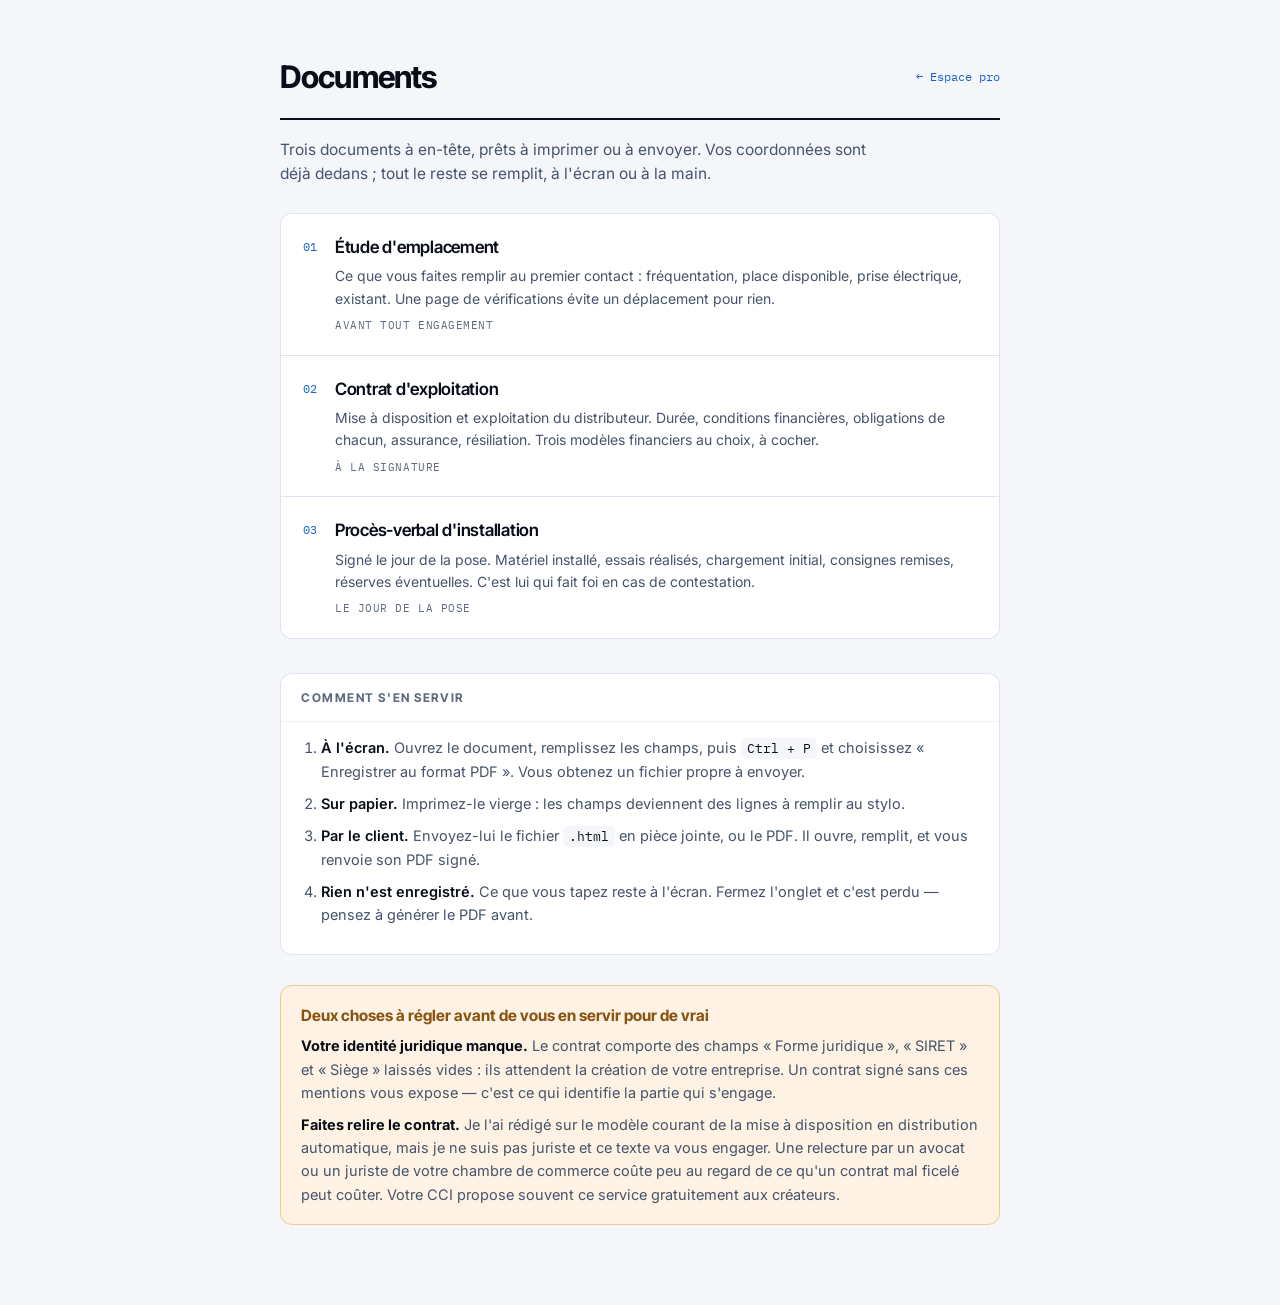
<file: pro/documents/index.html>
<!DOCTYPE html>
<html lang="fr">
<head>
<meta charset="UTF-8">
<meta name="viewport" content="width=device-width, initial-scale=1.0">
<title>Documents — CLTDistrib</title>
<meta name="robots" content="noindex, nofollow, noarchive">
<link rel="icon" type="image/png" sizes="96x96" href="../../images/favicon-96.png">
<link rel="preconnect" href="https://fonts.googleapis.com">
<link rel="preconnect" href="https://fonts.gstatic.com" crossorigin>
<link href="https://fonts.googleapis.com/css2?family=Inter+Tight:wght@500;600;700&family=Inter:wght@400;500;600&family=IBM+Plex+Mono:wght@400;500&display=swap" rel="stylesheet">
<style>
:root{
  --blue:#0060FC; --navy:#050B1A;
  --page:#F4F6FA; --card:#FFFFFF;
  --ink:#080D18; --ink-soft:#46536A; --ink-faint:#5E6A7F;
  --line:#DDE4EF; --line-soft:#ECF0F8;
  --warn:#8A5410; --warn-bg:#FDF2E3; --warn-line:#EEC98F;
  --accent:#1364CC;
  --fd:'Inter Tight','Inter',system-ui,sans-serif;
  --fb:'Inter',system-ui,sans-serif;
  --fm:'IBM Plex Mono',ui-monospace,monospace;
}
@media (prefers-color-scheme:dark){
  /* Page de site, pas artefact : aucun bouton ne pose data-theme ici.
     On suit donc le seul réglage qui existe, celui du système. */
  :root{
    --page:#080F1D; --card:#0E1729;
    --ink:#EAF0FA; --ink-soft:#9FAEC6; --ink-faint:#7B89A2;
    --line:#1E2B43; --line-soft:#172236;
    --warn:#F0B968; --warn-bg:#2A1E0C; --warn-line:#5A4318;
    --accent:#6FB4FF;
  }
}
*,*::before,*::after{ box-sizing:border-box; }
body{ margin:0; background:var(--page); color:var(--ink);
  font-family:var(--fb); font-size:15.5px; line-height:1.6; -webkit-font-smoothing:antialiased; }
.wrap{ max-width:780px; margin:0 auto; padding:clamp(26px,5vw,52px) clamp(18px,4vw,30px) 80px; }
.top{ display:flex; align-items:center; justify-content:space-between; gap:16px; flex-wrap:wrap;
  border-bottom:2px solid var(--ink); padding-bottom:16px; margin-bottom:18px; }
h1{ font-family:var(--fd); font-weight:700; font-size:clamp(23px,4.4vw,31px);
  letter-spacing:-0.028em; margin:0; }
.top a{ font-family:var(--fm); font-size:12px; color:var(--accent); text-decoration:none; }
.top a:hover{ text-decoration:underline; }
.intro{ color:var(--ink-soft); max-width:60ch; margin:0 0 26px; }

.docs{ display:grid; gap:1px; background:var(--line); border:1px solid var(--line);
  border-radius:12px; overflow:hidden; }
.doc{ background:var(--card); padding:20px 22px; display:flex; gap:18px; align-items:flex-start;
  text-decoration:none; color:inherit; transition:background-color .2s ease; }
.doc:hover{ background:var(--page); }
.doc .num{ font-family:var(--fm); font-size:12px; color:var(--accent); flex:0 0 auto; padding-top:3px; }
.doc .body{ flex:1; min-width:0; }
.doc h2{ font-family:var(--fd); font-weight:600; font-size:17px; letter-spacing:-0.015em; margin:0 0 4px; }
.doc p{ margin:0; font-size:14px; color:var(--ink-soft); }
.doc .when{ display:block; margin-top:7px; font-family:var(--fm); font-size:11px;
  letter-spacing:.05em; text-transform:uppercase; color:var(--ink-faint); }

.how{ margin-top:34px; border:1px solid var(--line); border-radius:12px; background:var(--card); overflow:hidden; }
.how h2{ font-family:var(--fd); font-size:12px; letter-spacing:.13em; text-transform:uppercase;
  color:var(--ink-faint); margin:0; padding:14px 20px; border-bottom:1px solid var(--line-soft); }
.how ol{ margin:0; padding:14px 20px 18px 40px; }
.how li{ margin-bottom:9px; color:var(--ink-soft); font-size:14.5px; }
.how li b{ color:var(--ink); font-weight:600; }
.how code{ font-family:var(--fm); font-size:13px; background:var(--page); padding:2px 6px;
  border-radius:5px; color:var(--ink); }

.warn{ margin-top:30px; background:var(--warn-bg); border:1px solid var(--warn-line);
  border-radius:12px; padding:18px 20px; }
.warn strong{ display:block; font-family:var(--fd); font-size:15.5px; color:var(--warn); margin-bottom:6px; }
.warn p{ margin:0 0 9px; font-size:14.5px; color:var(--ink-soft); }
.warn p:last-child{ margin-bottom:0; }
.warn b{ color:var(--ink); }
</style>
</head>
<body>
<div class="wrap">

  <div class="top">
    <h1>Documents</h1>
    <a href="../">&larr; Espace pro</a>
  </div>
  <p class="intro">Trois documents à en-tête, prêts à imprimer ou à envoyer. Vos coordonnées sont déjà dedans ; tout le reste se remplit, à l'écran ou à la main.</p>

  <div class="docs">

    <a class="doc" href="etude-emplacement.html">
      <span class="num">01</span>
      <span class="body">
        <h2>Étude d'emplacement</h2>
        <p>Ce que vous faites remplir au premier contact : fréquentation, place disponible, prise électrique, existant. Une page de vérifications évite un déplacement pour rien.</p>
        <span class="when">Avant tout engagement</span>
      </span>
    </a>

    <a class="doc" href="contrat.html">
      <span class="num">02</span>
      <span class="body">
        <h2>Contrat d'exploitation</h2>
        <p>Mise à disposition et exploitation du distributeur. Durée, conditions financières, obligations de chacun, assurance, résiliation. Trois modèles financiers au choix, à cocher.</p>
        <span class="when">À la signature</span>
      </span>
    </a>

    <a class="doc" href="installation.html">
      <span class="num">03</span>
      <span class="body">
        <h2>Procès-verbal d'installation</h2>
        <p>Signé le jour de la pose. Matériel installé, essais réalisés, chargement initial, consignes remises, réserves éventuelles. C'est lui qui fait foi en cas de contestation.</p>
        <span class="when">Le jour de la pose</span>
      </span>
    </a>

  </div>

  <div class="how">
    <h2>Comment s'en servir</h2>
    <ol>
      <li><b>À l'écran.</b> Ouvrez le document, remplissez les champs, puis <code>Ctrl + P</code> et choisissez « Enregistrer au format PDF ». Vous obtenez un fichier propre à envoyer.</li>
      <li><b>Sur papier.</b> Imprimez-le vierge : les champs deviennent des lignes à remplir au stylo.</li>
      <li><b>Par le client.</b> Envoyez-lui le fichier <code>.html</code> en pièce jointe, ou le PDF. Il ouvre, remplit, et vous renvoie son PDF signé.</li>
      <li><b>Rien n'est enregistré.</b> Ce que vous tapez reste à l'écran. Fermez l'onglet et c'est perdu — pensez à générer le PDF avant.</li>
    </ol>
  </div>

  <div class="warn">
    <strong>Deux choses à régler avant de vous en servir pour de vrai</strong>
    <p><b>Votre identité juridique manque.</b> Le contrat comporte des champs « Forme juridique », « SIRET » et « Siège » laissés vides : ils attendent la création de votre entreprise. Un contrat signé sans ces mentions vous expose — c'est ce qui identifie la partie qui s'engage.</p>
    <p><b>Faites relire le contrat.</b> Je l'ai rédigé sur le modèle courant de la mise à disposition en distribution automatique, mais je ne suis pas juriste et ce texte va vous engager. Une relecture par un avocat ou un juriste de votre chambre de commerce coûte peu au regard de ce qu'un contrat mal ficelé peut coûter. Votre CCI propose souvent ce service gratuitement aux créateurs.</p>
  </div>

</div>
</body>
</html>
</file>
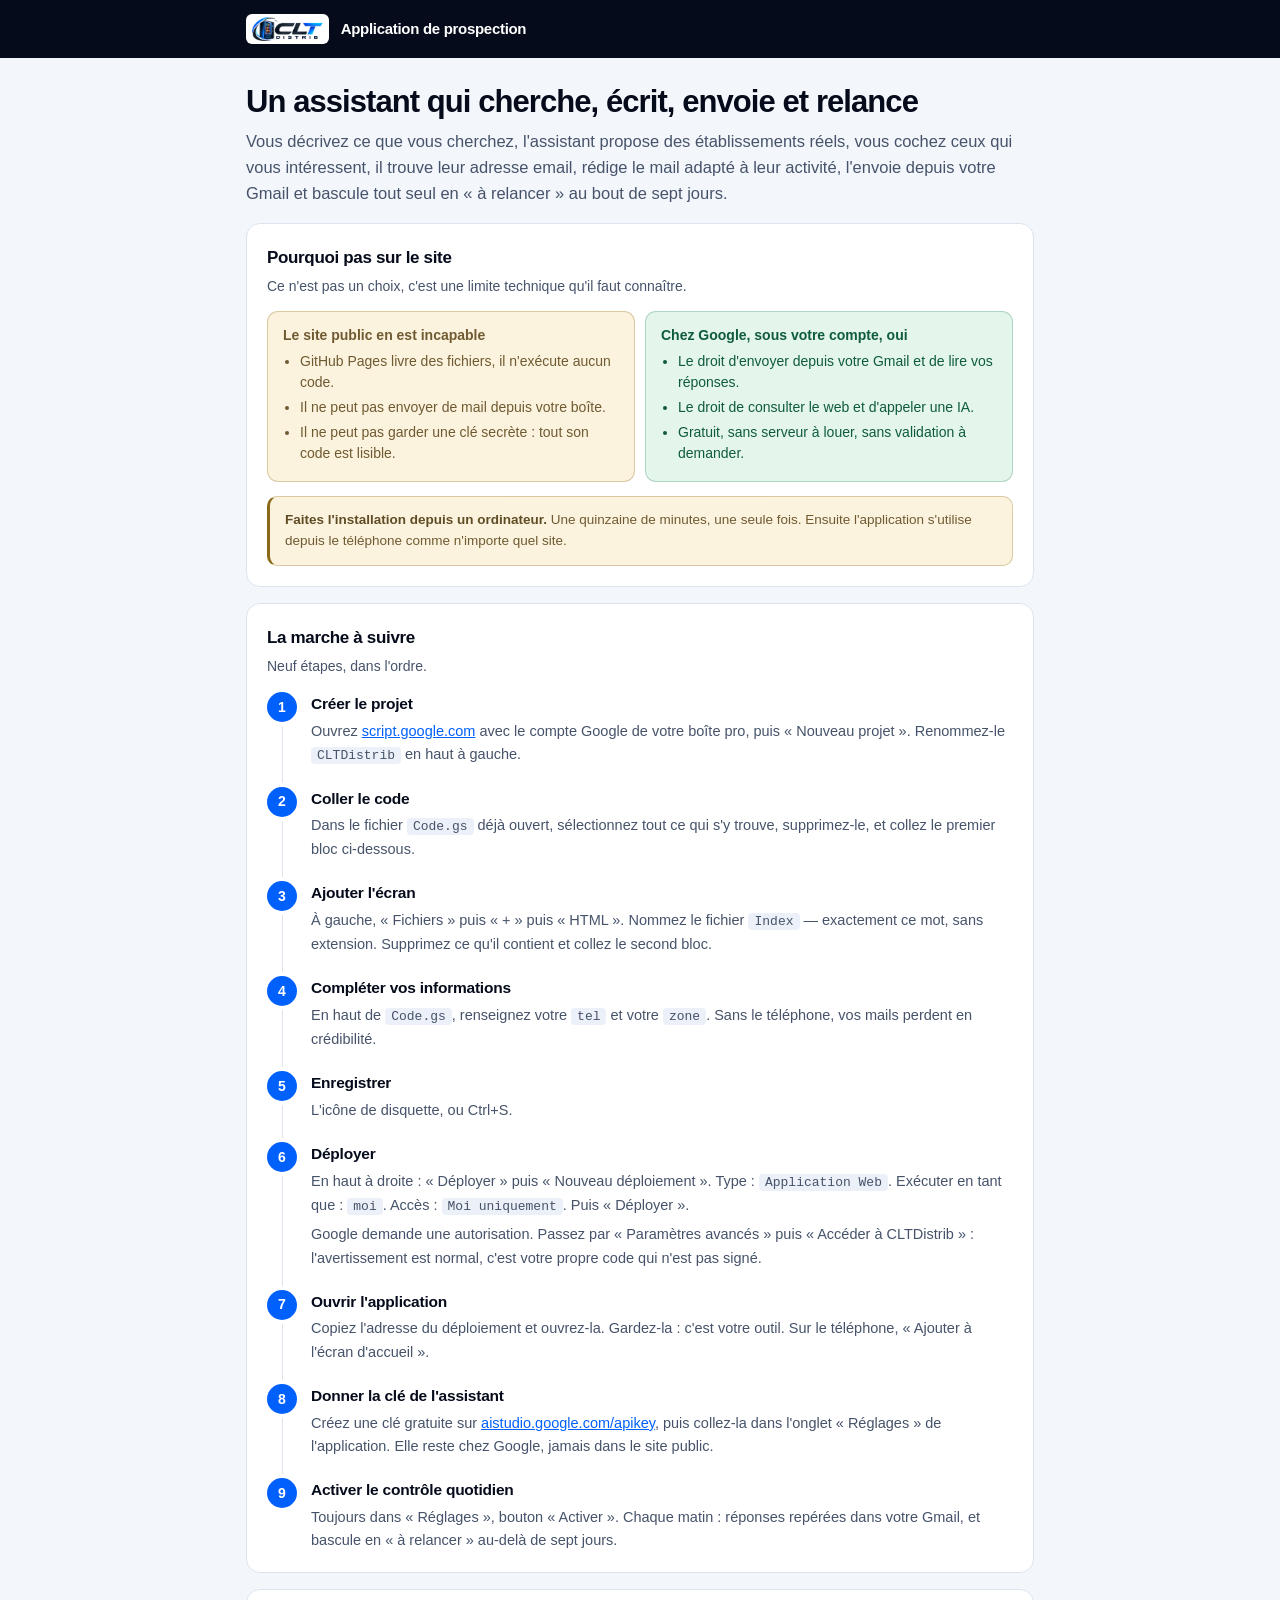
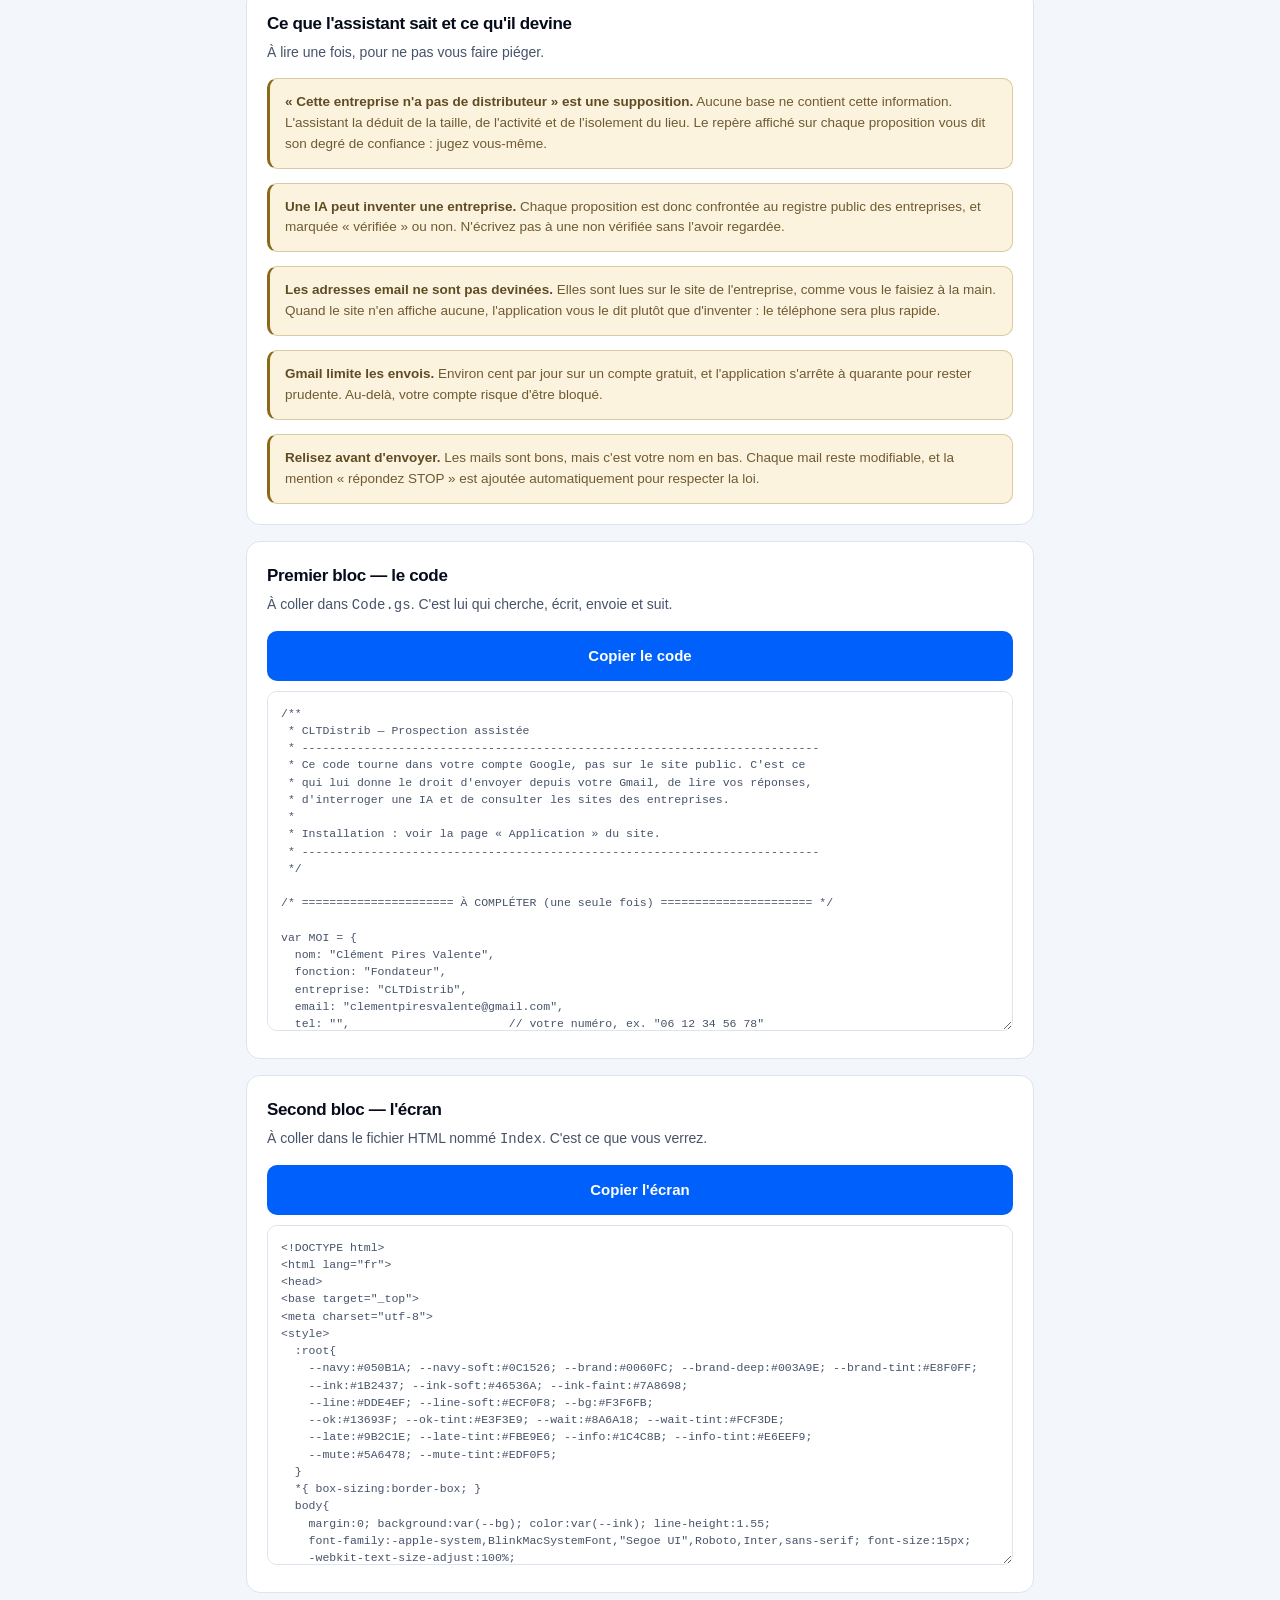
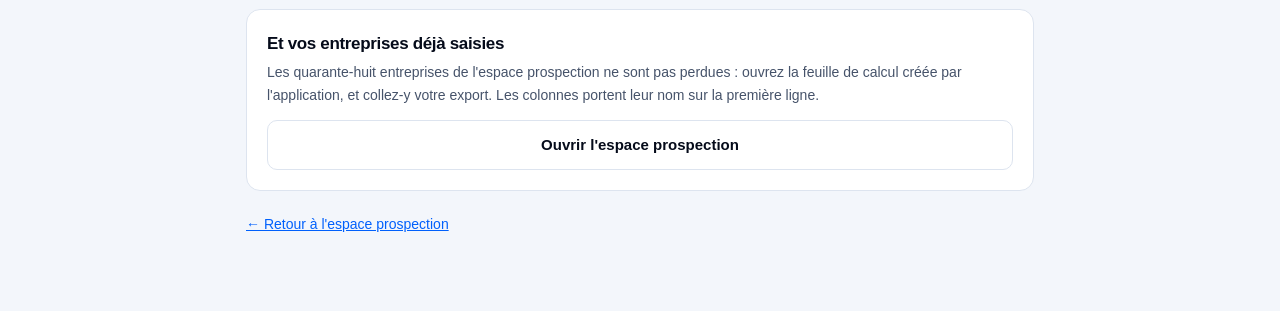
<file: application.html>
<!DOCTYPE html>
<html lang="fr">
<head>
<meta charset="UTF-8">
<meta name="viewport" content="width=device-width, initial-scale=1.0">
<title>Application de prospection — CLTDistrib</title>
<meta name="robots" content="noindex, nofollow">
<meta name="theme-color" content="#050B1A">
<link rel="icon" type="image/png" sizes="96x96" href="images/favicon-96.png">
<link rel="apple-touch-icon" href="images/apple-touch-icon.png">
<style>
  :root{
    --brand:#0060FC; --brand-deep:#003A9E; --brand-tint:#E8F0FF;
    --navy:#050B1A; --ink:#080D18; --ink-soft:#46536A; --ink-faint:#7A869B;
    --line:#DDE4EF; --line-soft:#ECF0F8; --bg:#F3F6FB;
    --ok:#12764A; --ok-tint:#E4F5EC; --warn:#8A6A18; --warn-tint:#FCF3DE;
  }
  *,*::before,*::after{ box-sizing:border-box; }
  body{
    margin:0; background:var(--bg); color:var(--ink);
    font-family:'Inter',-apple-system,BlinkMacSystemFont,"Segoe UI",Roboto,sans-serif;
    font-size:16px; line-height:1.6; -webkit-font-smoothing:antialiased;
  }
  .top{ background:var(--navy); color:#fff; }
  .top__in{ max-width:820px; margin:0 auto; padding:14px 16px; display:flex; align-items:center; gap:12px; }
  .top__logo{ height:30px; background:#fff; border-radius:6px; padding:3px 6px; display:block; }
  .top__in strong{ font-size:15px; letter-spacing:-0.02em; }
  .wrap{ max-width:820px; margin:0 auto; padding:0 16px 80px; }

  h1{ font-size:clamp(23px,5vw,31px); letter-spacing:-0.03em; line-height:1.15; margin:26px 0 8px; color:var(--navy); }
  .chapo{ font-size:16.5px; color:var(--ink-soft); margin:0 0 6px; }
  .card{ background:#fff; border:1px solid var(--line); border-radius:14px; padding:20px; margin-top:16px; }
  .card h2{ font-size:17px; letter-spacing:-0.02em; margin:0 0 4px; color:var(--navy); }
  .card h2 + p{ margin:0 0 14px; font-size:14px; color:var(--ink-soft); }
  h3{ font-size:14.5px; margin:18px 0 6px; color:var(--navy); }

  .pas{ counter-reset:pas; list-style:none; padding:0; margin:0; }
  .pas > li{ position:relative; padding:0 0 20px 44px; counter-increment:pas; }
  .pas > li::before{
    content:counter(pas); position:absolute; left:0; top:0;
    width:30px; height:30px; border-radius:50%; background:var(--brand); color:#fff;
    display:flex; align-items:center; justify-content:center; font-size:14px; font-weight:700;
  }
  .pas > li::after{
    content:''; position:absolute; left:14.5px; top:34px; bottom:4px; width:1px; background:var(--line);
  }
  .pas > li:last-child{ padding-bottom:0; }
  .pas > li:last-child::after{ display:none; }
  .pas strong{ display:block; font-size:15.5px; color:var(--navy); letter-spacing:-0.015em; margin-bottom:3px; }
  .pas p{ margin:0; font-size:14.5px; color:var(--ink-soft); }
  .pas p + p{ margin-top:6px; }
  .pas code{ background:var(--line-soft); padding:1px 6px; border-radius:4px; font-size:13px; font-family:ui-monospace,SFMono-Regular,Menlo,monospace; }

  .btn{
    font:inherit; font-size:15px; font-weight:600; padding:12px 18px; min-height:46px;
    border-radius:10px; border:1px solid transparent; cursor:pointer; text-decoration:none;
    display:inline-flex; align-items:center; justify-content:center; gap:8px;
  }
  .btn--main{ background:var(--brand); color:#fff; }
  .btn--ghost{ background:#fff; color:var(--navy); border-color:var(--line); }
  .btn--wide{ width:100%; }
  .actions{ display:flex; gap:9px; flex-wrap:wrap; margin-top:12px; }
  .actions .btn{ flex:1 1 190px; }

  .code{
    width:100%; min-height:210px; margin-top:10px; padding:13px;
    font-family:ui-monospace,SFMono-Regular,Menlo,monospace; font-size:11.5px; line-height:1.5;
    border:1px solid var(--line); border-radius:10px; background:#fff; color:var(--ink-soft);
    resize:vertical; white-space:pre; overflow:auto;
  }
  .code--grand{ min-height:340px; }

  table{ width:100%; border-collapse:collapse; margin-top:10px; font-size:13.5px; }
  th,td{ border:1px solid var(--line); padding:8px 10px; text-align:left; vertical-align:top; }
  th{ background:var(--line-soft); font-weight:600; color:var(--navy); white-space:nowrap; }
  td code{ font-family:ui-monospace,monospace; font-size:12.5px; }
  .tb{ overflow-x:auto; }

  .bilan{ display:grid; grid-template-columns:1fr 1fr; gap:10px; margin-top:14px; }
  @media (max-width:560px){ .bilan{ grid-template-columns:1fr; } }
  .bilan div{ border-radius:11px; padding:13px 15px; font-size:14px; line-height:1.5; }
  .bilan .oui{ background:var(--ok-tint); border:1px solid rgba(18,118,74,.25); color:#0E5C3A; }
  .bilan .non{ background:var(--warn-tint); border:1px solid rgba(138,106,24,.3); color:#6F5A31; }
  .bilan strong{ display:block; margin-bottom:5px; }
  .bilan ul{ margin:0; padding-left:17px; }
  .bilan li{ margin-bottom:4px; }

  .warn{
    display:flex; gap:11px; align-items:flex-start; background:var(--warn-tint);
    border:1px solid rgba(138,106,24,.3); border-left:3px solid var(--warn);
    border-radius:10px; padding:13px 15px; font-size:13.5px; color:#6F5A31; line-height:1.55; margin-top:14px;
  }
  .warn svg{ width:18px; height:18px; flex-shrink:0; margin-top:2px; }
  .warn strong{ color:#4A3B1F; }

  .flash{
    position:fixed; left:50%; bottom:22px; transform:translateX(-50%) translateY(12px);
    background:var(--navy); color:#fff; padding:12px 18px; border-radius:11px; font-size:14px; font-weight:600;
    box-shadow:0 12px 32px rgba(5,11,26,.3); opacity:0; pointer-events:none; transition:opacity .2s, transform .2s; z-index:90;
  }
  .flash.is-on{ opacity:1; transform:translateX(-50%) translateY(0); }
  a{ color:var(--brand); }
  .retour{ display:inline-block; margin-top:22px; font-size:14px; }
  /* Les mises en garde de cette page n'ont pas d'icône : le texte doit couler
     normalement au lieu d'être découpé en colonnes par le flex. */
  .warn{ display:block; }
  .warn strong{ color:#5F4C24; }
</style>
</head>
<body>

<header class="top">
  <div class="top__in">
    <img class="top__logo" src="images/signature-logo.png" alt="CLTDistrib">
    <strong>Application de prospection</strong>
  </div>
</header>

<div class="wrap">

  <h1>Un assistant qui cherche, écrit, envoie et relance</h1>
  <p class="chapo">Vous décrivez ce que vous cherchez, l'assistant propose des établissements réels, vous cochez ceux qui vous intéressent, il trouve leur adresse email, rédige le mail adapté à leur activité, l'envoie depuis votre Gmail et bascule tout seul en « à relancer » au bout de sept jours.</p>

  <div class="card">
    <h2>Pourquoi pas sur le site</h2>
    <p>Ce n'est pas un choix, c'est une limite technique qu'il faut connaître.</p>
    <div class="bilan">
      <div class="non">
        <strong>Le site public en est incapable</strong>
        <ul>
          <li>GitHub Pages livre des fichiers, il n'exécute aucun code.</li>
          <li>Il ne peut pas envoyer de mail depuis votre boîte.</li>
          <li>Il ne peut pas garder une clé secrète : tout son code est lisible.</li>
        </ul>
      </div>
      <div class="oui">
        <strong>Chez Google, sous votre compte, oui</strong>
        <ul>
          <li>Le droit d'envoyer depuis votre Gmail et de lire vos réponses.</li>
          <li>Le droit de consulter le web et d'appeler une IA.</li>
          <li>Gratuit, sans serveur à louer, sans validation à demander.</li>
        </ul>
      </div>
    </div>
    <div class="warn">
      <strong>Faites l'installation depuis un ordinateur.</strong> Une quinzaine de minutes, une seule fois. Ensuite l'application s'utilise depuis le téléphone comme n'importe quel site.
    </div>
  </div>

  <div class="card">
    <h2>La marche à suivre</h2>
    <p>Neuf étapes, dans l'ordre.</p>
    <ol class="pas">
      <li>
        <strong>Créer le projet</strong>
        <p>Ouvrez <a href="https://script.google.com/home/projects/create" target="_blank" rel="noopener">script.google.com</a> avec le compte Google de votre boîte pro, puis « Nouveau projet ». Renommez-le <code>CLTDistrib</code> en haut à gauche.</p>
      </li>
      <li>
        <strong>Coller le code</strong>
        <p>Dans le fichier <code>Code.gs</code> déjà ouvert, sélectionnez tout ce qui s'y trouve, supprimez-le, et collez le premier bloc ci-dessous.</p>
      </li>
      <li>
        <strong>Ajouter l'écran</strong>
        <p>À gauche, « Fichiers » puis « + » puis « HTML ». Nommez le fichier <code>Index</code> — exactement ce mot, sans extension. Supprimez ce qu'il contient et collez le second bloc.</p>
      </li>
      <li>
        <strong>Compléter vos informations</strong>
        <p>En haut de <code>Code.gs</code>, renseignez votre <code>tel</code> et votre <code>zone</code>. Sans le téléphone, vos mails perdent en crédibilité.</p>
      </li>
      <li>
        <strong>Enregistrer</strong>
        <p>L'icône de disquette, ou Ctrl+S.</p>
      </li>
      <li>
        <strong>Déployer</strong>
        <p>En haut à droite : « Déployer » puis « Nouveau déploiement ». Type : <code>Application Web</code>. Exécuter en tant que : <code>moi</code>. Accès : <code>Moi uniquement</code>. Puis « Déployer ».</p>
        <p>Google demande une autorisation. Passez par « Paramètres avancés » puis « Accéder à CLTDistrib » : l'avertissement est normal, c'est votre propre code qui n'est pas signé.</p>
      </li>
      <li>
        <strong>Ouvrir l'application</strong>
        <p>Copiez l'adresse du déploiement et ouvrez-la. Gardez-la : c'est votre outil. Sur le téléphone, « Ajouter à l'écran d'accueil ».</p>
      </li>
      <li>
        <strong>Donner la clé de l'assistant</strong>
        <p>Créez une clé gratuite sur <a href="https://aistudio.google.com/apikey" target="_blank" rel="noopener">aistudio.google.com/apikey</a>, puis collez-la dans l'onglet « Réglages » de l'application. Elle reste chez Google, jamais dans le site public.</p>
      </li>
      <li>
        <strong>Activer le contrôle quotidien</strong>
        <p>Toujours dans « Réglages », bouton « Activer ». Chaque matin : réponses repérées dans votre Gmail, et bascule en « à relancer » au-delà de sept jours.</p>
      </li>
    </ol>
  </div>

  <div class="card">
    <h2>Ce que l'assistant sait et ce qu'il devine</h2>
    <p>À lire une fois, pour ne pas vous faire piéger.</p>
    <div class="warn">
      <strong>« Cette entreprise n'a pas de distributeur » est une supposition.</strong> Aucune base ne contient cette information. L'assistant la déduit de la taille, de l'activité et de l'isolement du lieu. Le repère affiché sur chaque proposition vous dit son degré de confiance : jugez vous-même.
    </div>
    <div class="warn">
      <strong>Une IA peut inventer une entreprise.</strong> Chaque proposition est donc confrontée au registre public des entreprises, et marquée « vérifiée » ou non. N'écrivez pas à une non vérifiée sans l'avoir regardée.
    </div>
    <div class="warn">
      <strong>Les adresses email ne sont pas devinées.</strong> Elles sont lues sur le site de l'entreprise, comme vous le faisiez à la main. Quand le site n'en affiche aucune, l'application vous le dit plutôt que d'inventer : le téléphone sera plus rapide.
    </div>
    <div class="warn">
      <strong>Gmail limite les envois.</strong> Environ cent par jour sur un compte gratuit, et l'application s'arrête à quarante pour rester prudente. Au-delà, votre compte risque d'être bloqué.
    </div>
    <div class="warn">
      <strong>Relisez avant d'envoyer.</strong> Les mails sont bons, mais c'est votre nom en bas. Chaque mail reste modifiable, et la mention « répondez STOP » est ajoutée automatiquement pour respecter la loi.
    </div>
  </div>

  <div class="card">
    <h2>Premier bloc — le code</h2>
    <p>À coller dans <code>Code.gs</code>. C'est lui qui cherche, écrit, envoie et suit.</p>
    <div class="actions">
      <button class="btn btn--main btn--wide" id="copierCode" type="button">Copier le code</button>
    </div>
    <textarea class="code code--grand" id="codeGs" readonly spellcheck="false" onclick="this.select()">/**
 * CLTDistrib — Prospection assistée
 * ---------------------------------------------------------------------------
 * Ce code tourne dans votre compte Google, pas sur le site public. C'est ce
 * qui lui donne le droit d'envoyer depuis votre Gmail, de lire vos réponses,
 * d'interroger une IA et de consulter les sites des entreprises.
 *
 * Installation : voir la page « Application » du site.
 * ---------------------------------------------------------------------------
 */

/* ====================== À COMPLÉTER (une seule fois) ====================== */

var MOI = {
  nom: "Clément Pires Valente",
  fonction: "Fondateur",
  entreprise: "CLTDistrib",
  email: "clementpiresvalente@gmail.com",
  tel: "",                       // votre numéro, ex. "06 12 34 56 78"
  zone: "",                      // ex. "Mantes-la-Jolie et 30 km autour"
  site: "https://clt78.github.io/cltdistrib-site/",
  logo: "https://clt78.github.io/cltdistrib-site/images/signature-logo.png"
};

var REGLAGES = {
  joursAvantRelance: 7,          // délai avant bascule en « à relancer »
  relanceAuto: false,            // true = la relance part sans validation
  maxEnvoisParJour: 40,          // garde-fou (Gmail gratuit : ~100/jour)
  heureTournee: 8,               // heure du contrôle quotidien
  fuseau: "Europe/Paris"
};

/* Ce que vous vendez : sert à l'IA pour écrire des mails justes.
   Ne mettez ici que des choses vraies. */
var OFFRE = {
  resume: "CLTDistrib installe et exploite des distributeurs de boissons et de snacks " +
          "chez des entreprises et des établissements qui disposent d'un emplacement.",
  pourLeClient: [
    "Aucun investissement : la machine est fournie, installée et entretenue par CLTDistrib.",
    "Aucune gestion : réassort, maintenance et suivi des stocks sont assurés par CLTDistrib.",
    "Le client met à disposition un emplacement et une alimentation électrique.",
    "Étude de l'emplacement gratuite et sans engagement."
  ],
  interdits: "Ne jamais inventer de chiffres, de références clients, de témoignages, " +
             "de certifications, de nombre de machines installées ni de durée d'existence."
};

/* ============================ CONSTANTES ============================ */

var CLE_FEUILLE = "ID_FEUILLE";
var CLE_GEMINI  = "CLE_GEMINI";
var CLE_MODELE  = "MODELE_GEMINI";

var COLONNES = ["id", "entreprise", "ville", "activite", "type", "siren", "effectif",
  "site", "email", "emailSource", "tel", "contactNom", "contactFonction", "statut",
  "dateEnvoi", "dateRelance", "dateReponse", "objet", "corps", "note", "pourquoi", "historique"];

var STATUTS = {
  a_envoyer:  "À envoyer",
  envoye:     "Mail envoyé",
  a_relancer: "À relancer",
  relance:    "Relancé",
  reponse:    "Réponse reçue",
  rdv:        "Rendez-vous",
  gagne:      "Emplacement signé",
  refus:      "Sans suite"
};

var API_ENTREPRISES = "https://recherche-entreprises.api.gouv.fr/search";

/* ============================ POINT D'ENTRÉE ============================ */

function doGet() {
  return HtmlService.createTemplateFromFile("Index")
    .evaluate()
    .setTitle("CLTDistrib — Prospection")
    .addMetaTag("viewport", "width=device-width, initial-scale=1")
    .setXFrameOptionsMode(HtmlService.XFrameOptionsMode.ALLOWALL);
}

function include(nom) {
  return HtmlService.createHtmlOutputFromFile(nom).getContent();
}

/* ============================ STOCKAGE ============================ */

function proprietes() {
  return PropertiesService.getScriptProperties();
}

function feuille() {
  var props = proprietes();
  var id = props.getProperty(CLE_FEUILLE);
  var classeur = null;

  if (id) {
    try { classeur = SpreadsheetApp.openById(id); } catch (e) { classeur = null; }
  }
  if (!classeur) {
    classeur = SpreadsheetApp.create("CLTDistrib — Prospection");
    props.setProperty(CLE_FEUILLE, classeur.getId());
  }

  var f = classeur.getSheetByName("Prospects");
  if (!f) {
    f = classeur.getSheets()[0];
    f.setName("Prospects");
  }
  if (f.getLastRow() === 0) {
    f.getRange(1, 1, 1, COLONNES.length).setValues([COLONNES]).setFontWeight("bold");
    f.setFrozenRows(1);
  }
  return f;
}

function lireTout() {
  var f = feuille();
  if (f.getLastRow() &lt; 2) return [];
  var valeurs = f.getRange(2, 1, f.getLastRow() - 1, COLONNES.length).getValues();
  return valeurs.map(function (ligne, i) {
    var o = { _ligne: i + 2 };
    COLONNES.forEach(function (c, j) {
      var v = ligne[j];
      o[c] = (v instanceof Date) ? Utilities.formatDate(v, REGLAGES.fuseau, "yyyy-MM-dd") : String(v == null ? "" : v);
    });
    return o;
  }).filter(function (o) { return o.id; });
}

function ecrireLigne(o) {
  var f = feuille();
  var ligne = COLONNES.map(function (c) { return o[c] == null ? "" : o[c]; });
  if (o._ligne) {
    f.getRange(o._ligne, 1, 1, COLONNES.length).setValues([ligne]);
  } else {
    f.appendRow(ligne);
    o._ligne = f.getLastRow();
  }
  return o;
}

function trouverParId(id) {
  var tous = lireTout();
  for (var i = 0; i &lt; tous.length; i++) if (tous[i].id === id) return tous[i];
  return null;
}

function nouvelId() {
  return "p" + new Date().getTime().toString(36) + Math.random().toString(36).slice(2, 6);
}

function ajouterHistorique(o, texte) {
  var h = [];
  try { h = o.historique ? JSON.parse(o.historique) : []; } catch (e) { h = []; }
  h.push({ date: aujourdhui(), texte: texte });
  o.historique = JSON.stringify(h.slice(-40));
}

function aujourdhui() {
  return Utilities.formatDate(new Date(), REGLAGES.fuseau, "yyyy-MM-dd");
}

function joursDepuis(iso) {
  if (!iso) return null;
  var d = new Date(iso + "T00:00:00");
  if (isNaN(d.getTime())) return null;
  return Math.floor((new Date(aujourdhui() + "T00:00:00").getTime() - d.getTime()) / 86400000);
}

/* ============================ API POUR L'INTERFACE ============================ */

function etat() {
  var tous = lireTout();
  return {
    moi: MOI,
    reglages: REGLAGES,
    statuts: STATUTS,
    cleIA: !!proprietes().getProperty(CLE_GEMINI),
    manquants: champsManquants(),
    prospects: tous.map(nettoyerPourInterface),
    urlFeuille: urlFeuille()
  };
}

function champsManquants() {
  var m = [];
  if (!MOI.tel) m.push("votre numéro de téléphone");
  if (!MOI.zone) m.push("votre zone d'intervention");
  return m;
}

function urlFeuille() {
  var id = proprietes().getProperty(CLE_FEUILLE);
  return id ? "https://docs.google.com/spreadsheets/d/" + id : "";
}

function nettoyerPourInterface(o) {
  var r = {};
  COLONNES.forEach(function (c) { r[c] = o[c]; });
  r.jours = joursDepuis(o.dateRelance || o.dateEnvoi);
  r.statutLibelle = STATUTS[o.statut] || o.statut;
  try { r.historique = o.historique ? JSON.parse(o.historique) : []; } catch (e) { r.historique = []; }
  return r;
}

function enregistrerCleIA(cle) {
  cle = String(cle || "").trim();
  if (!cle) throw new Error("Clé vide.");
  proprietes().setProperty(CLE_GEMINI, cle);
  proprietes().deleteProperty(CLE_MODELE);
  modeleIA();   // vérifie tout de suite que la clé fonctionne
  return true;
}

function majProspect(id, champs) {
  var o = trouverParId(id);
  if (!o) throw new Error("Entreprise introuvable.");
  Object.keys(champs || {}).forEach(function (k) {
    if (COLONNES.indexOf(k) &gt;= 0 &amp;&amp; k !== "id") o[k] = champs[k];
  });
  ecrireLigne(o);
  return nettoyerPourInterface(o);
}

function changerStatut(id, statut) {
  var o = trouverParId(id);
  if (!o) throw new Error("Entreprise introuvable.");
  o.statut = statut;
  if (statut === "envoye" &amp;&amp; !o.dateEnvoi) o.dateEnvoi = aujourdhui();
  if (statut === "relance") o.dateRelance = aujourdhui();
  if (statut === "reponse") o.dateReponse = aujourdhui();
  ajouterHistorique(o, "Statut : " + (STATUTS[statut] || statut));
  ecrireLigne(o);
  return nettoyerPourInterface(o);
}

function supprimerProspect(id) {
  var o = trouverParId(id);
  if (!o) return true;
  feuille().deleteRow(o._ligne);
  return true;
}

/* ============================ IA (Gemini) ============================ */

function cleIA() {
  var cle = proprietes().getProperty(CLE_GEMINI);
  if (!cle) throw new Error("Aucune clé IA enregistrée. Ouvrez « Réglages » et collez votre clé Google AI Studio.");
  return cle;
}

/* Les noms de modèles changent au fil du temps : on demande la liste à
   Google et on garde le meilleur modèle rapide disponible. */
function modeleIA() {
  var props = proprietes();
  var garde = props.getProperty(CLE_MODELE);
  if (garde) return garde;

  var rep = UrlFetchApp.fetch(
    "https://generativelanguage.googleapis.com/v1beta/models?key=" + encodeURIComponent(cleIA()),
    { muteHttpExceptions: true });
  if (rep.getResponseCode() !== 200) {
    throw new Error("Clé IA refusée par Google (code " + rep.getResponseCode() + "). Vérifiez-la dans « Réglages ».");
  }
  var liste = (JSON.parse(rep.getContentText()).models || []).filter(function (m) {
    return (m.supportedGenerationMethods || []).indexOf("generateContent") &gt;= 0;
  }).map(function (m) { return String(m.name).replace("models/", ""); })
    .filter(function (n) { return !/embedding|aqa|vision|tts|image|live|audio/.test(n); });

  function score(n) {
    var v = n.match(/gemini-(\d+)(?:\.(\d+))?/);
    var version = v ? parseInt(v[1], 10) * 10 + (v[2] ? parseInt(v[2], 10) : 0) : 0;
    var famille = /flash/.test(n) ? 3 : (/pro/.test(n) ? 2 : 1);
    var propre = /(latest|exp|preview|thinking)/.test(n) ? 0 : 1;
    return version * 100 + famille * 10 + propre;
  }
  liste.sort(function (a, b) { return score(b) - score(a); });

  if (!liste.length) throw new Error("Aucun modèle IA disponible avec cette clé.");
  props.setProperty(CLE_MODELE, liste[0]);
  return liste[0];
}

function appelerIA(prompt, avecRecherche) {
  var url = "https://generativelanguage.googleapis.com/v1beta/models/" +
    modeleIA() + ":generateContent?key=" + encodeURIComponent(cleIA());

  var outils = avecRecherche ? [[{ google_search: {} }], [{ google_search_retrieval: {} }], null] : [null];
  var derniere = "";

  for (var i = 0; i &lt; outils.length; i++) {
    var corps = {
      contents: [{ role: "user", parts: [{ text: prompt }] }],
      generationConfig: { temperature: 0.35, maxOutputTokens: 8192 }
    };
    if (outils[i]) corps.tools = outils[i];

    var rep = UrlFetchApp.fetch(url, {
      method: "post",
      contentType: "application/json",
      payload: JSON.stringify(corps),
      muteHttpExceptions: true
    });
    var code = rep.getResponseCode();
    var txt = rep.getContentText();

    if (code === 200) {
      var j = JSON.parse(txt);
      var cand = (j.candidates || [])[0] || {};
      var parts = ((cand.content || {}).parts || []);
      var texte = parts.map(function (p) { return p.text || ""; }).join("\n").trim();
      var sources = (((cand.groundingMetadata || {}).groundingChunks) || [])
        .map(function (c) { return c.web ? { titre: c.web.title, url: c.web.uri } : null; })
        .filter(Boolean);
      if (!texte) throw new Error("L'IA n'a rien renvoyé (réponse peut-être bloquée). Reformulez votre demande.");
      return { texte: texte, sources: sources, recherche: !!outils[i] };
    }
    derniere = code + " " + txt.slice(0, 300);
    /* 400 sur l'outil de recherche : on retente sans, plutôt que d'échouer. */
    if (code !== 400) break;
  }
  throw new Error("L'IA a refusé la requête (" + derniere + ").");
}

/* Les réponses arrivent parfois entourées de texte ou de balises de code. */
function extraireJson(texte) {
  var t = String(texte || "").replace(/```(?:json)?/gi, "").trim();
  var essais = [t];
  var d = t.indexOf("["), f = t.lastIndexOf("]");
  if (d &gt;= 0 &amp;&amp; f &gt; d) essais.push(t.slice(d, f + 1));
  d = t.indexOf("{"); f = t.lastIndexOf("}");
  if (d &gt;= 0 &amp;&amp; f &gt; d) essais.push(t.slice(d, f + 1));
  for (var i = 0; i &lt; essais.length; i++) {
    try { return JSON.parse(essais[i]); } catch (e) { /* on essaie la forme suivante */ }
  }
  return null;
}

/* ============================ RECHERCHE DE PROSPECTS ============================ */

function chercherProspects(demande, dejaVus) {
  demande = String(demande || "").trim();
  if (!demande) throw new Error("Dites ce que vous cherchez.");

  var connus = (dejaVus || lireTout().map(function (o) { return o.entreprise; }))
    .filter(Boolean).slice(0, 200).join(", ");

  var prompt = [
    "Tu aides un exploitant de distributeurs automatiques à trouver des lieux d'implantation en France.",
    "",
    "CE QU'IL PROPOSE : " + OFFRE.resume,
    OFFRE.pourLeClient.map(function (l) { return "- " + l; }).join("\n"),
    "",
    "SA DEMANDE : " + demande,
    MOI.zone ? "SA ZONE HABITUELLE : " + MOI.zone : "",
    "",
    "Cherche sur le web des établissements RÉELS correspondant à cette demande.",
    "Privilégie ceux qui ont du personnel ou du public sur place et peu de commerces à proximité,",
    "et qui n'ont vraisemblablement pas encore de distributeur : petites et moyennes structures,",
    "zones d'activité isolées, lieux d'attente. Écarte les très grands sites qui en ont presque toujours,",
    "les administrations, et les entreprises sans local recevant du personnel.",
    "",
    connus ? "À EXCLURE (déjà dans sa liste) : " + connus : "",
    "",
    "Réponds UNIQUEMENT par un tableau JSON, sans texte autour, de 8 à 15 objets :",
    '[{"entreprise":"nom exact","ville":"commune","codePostal":"","activite":"activité en clair",',
    '"taille":"ordre de grandeur du personnel, ex. environ 20 à 30 personnes, ou vide si inconnu",',
    '"site":"https://… ou vide","pourquoi":"une phrase : pourquoi ce lieu est pertinent et pourquoi il n\'a probablement pas encore de distributeur",',
    '"certitude":"haute|moyenne|faible"}]',
    "",
    "RÈGLES ABSOLUES :",
    "- N'invente aucun établissement. Si tu n'es pas sûr qu'il existe, ne le mets pas.",
    "- Ne mets JAMAIS d'adresse email : elles seront vérifiées ailleurs.",
    "- N'invente pas de chiffre d'affaires, d'effectif précis ni de détail que tu ne sais pas.",
    "- \"certitude\" décrit ta confiance sur le fait que ce lieu n'a pas déjà un distributeur : c'est une estimation, pas un fait.",
    "- Tout en français."
  ].filter(function (l) { return l !== ""; }).join("\n");

  var rep = appelerIA(prompt, true);
  var liste = extraireJson(rep.texte);
  if (!liste || !liste.length) {
    throw new Error("L'IA n'a pas renvoyé de liste exploitable. Reformulez en précisant la ville et le type de lieu.");
  }
  if (!Array.isArray(liste)) liste = [liste];

  var connusMin = {};
  lireTout().forEach(function (o) { connusMin[minuscule(o.entreprise)] = true; });

  var propres = [];
  liste.forEach(function (c) {
    if (!c || !c.entreprise) return;
    var nom = String(c.entreprise).trim();
    if (connusMin[minuscule(nom)]) return;
    propres.push({
      entreprise: nom,
      ville: String(c.ville || "").trim(),
      codePostal: String(c.codePostal || "").trim(),
      activite: String(c.activite || "").trim(),
      taille: String(c.taille || "").trim(),
      site: normaliserUrl(c.site || ""),
      pourquoi: String(c.pourquoi || "").trim(),
      certitude: /haute|moyenne|faible/.test(c.certitude) ? c.certitude : "moyenne"
    });
  });

  propres = verifierAupresDeLEtat(propres);

  return {
    candidats: propres,
    sources: rep.sources,
    recherche: rep.recherche,
    avertissement: rep.recherche ? "" :
      "L'IA n'a pas pu consulter le web pour cette réponse : vérifiez chaque établissement avant d'écrire."
  };
}

function minuscule(s) {
  return String(s == null ? "" : s).toLowerCase().replace(/\s+/g, " ").trim();
}

function normaliserUrl(u) {
  u = String(u || "").trim();
  if (!u) return "";
  if (!/^https?:\/\//i.test(u)) u = "https://" + u;
  return u.replace(/\/+$/, "");
}

/* Une IA peut se tromper de nom : on confronte chaque candidat au registre
   public des entreprises, et on affiche le résultat de ce contrôle. */
function verifierAupresDeLEtat(candidats) {
  candidats.forEach(function (c) {
    try {
      var params = "?q=" + encodeURIComponent(c.entreprise) + "&amp;etat_administratif=A&amp;per_page=1";
      if (/^\d{5}$/.test(c.codePostal)) params += "&amp;code_postal=" + c.codePostal;
      var rep = UrlFetchApp.fetch(API_ENTREPRISES + params, { muteHttpExceptions: true });
      if (rep.getResponseCode() !== 200) { c.verifie = null; return; }
      var r = (JSON.parse(rep.getContentText()).results || [])[0];
      if (!r) { c.verifie = false; return; }
      var siege = r.siege || {};
      c.verifie = true;
      c.siren = r.siren || "";
      c.nomOfficiel = r.nom_complet || "";
      c.effectif = libelleTranche(r.tranche_effectif_salarie);
      c.naf = r.activite_principale || "";
      if (!c.ville &amp;&amp; siege.libelle_commune) c.ville = siege.libelle_commune;
      if (!c.codePostal &amp;&amp; siege.code_postal) c.codePostal = siege.code_postal;
      c.adresse = siege.adresse || "";
    } catch (e) {
      c.verifie = null;
    }
  });
  return candidats;
}

function libelleTranche(code) {
  var t = {
    NN: "effectif non déclaré", "00": "pas de salarié", "01": "1 à 2 salariés", "02": "3 à 5 salariés",
    "03": "6 à 9 salariés", "11": "10 à 19 salariés", "12": "20 à 49 salariés", "21": "50 à 99 salariés",
    "22": "100 à 199 salariés", "31": "200 à 249 salariés", "32": "250 à 499 salariés",
    "41": "500 à 999 salariés", "42": "1 000 à 1 999 salariés", "51": "2 000 à 4 999 salariés",
    "52": "5 000 à 9 999 salariés", "53": "10 000 salariés et plus"
  };
  return t[String(code || "")] || "";
}

/* ============================ AJOUT À LA LISTE ============================ */

function ajouterCandidats(candidats) {
  var ajoutes = [];
  (candidats || []).forEach(function (c) {
    var o = { _ligne: 0 };
    COLONNES.forEach(function (k) { o[k] = ""; });
    o.id = nouvelId();
    o.entreprise = c.entreprise || "";
    o.ville = c.ville || "";
    o.activite = c.activite || "";
    o.type = typeDepuisActivite(c.activite + " " + (c.naf || ""));
    o.siren = c.siren || "";
    o.effectif = c.effectif || c.taille || "";
    o.site = c.site || "";
    o.statut = "a_envoyer";
    o.pourquoi = c.pourquoi || "";
    o.note = [c.adresse, c.naf ? "NAF " + c.naf : "", c.certitude ? "estimation : " + c.certitude : ""]
      .filter(Boolean).join(" · ");
    ajouterHistorique(o, "Proposée par l'assistant" + (c.verifie ? " et vérifiée au registre des entreprises" : ""));
    ecrireLigne(o);
    ajoutes.push(nettoyerPourInterface(o));
  });
  return ajoutes;
}

function typeDepuisActivite(txt) {
  var t = " " + minuscule(txt).replace(/[^a-zà-ÿ0-9]+/g, " ") + " ";
  var table = [
    ["Salle de sport", ["sport", "fitness", "musculation", "gym", "piscine", "padel", "tennis"]],
    ["Hôtel / résidence", ["hôtel", "hotel", "résidence", "camping", "auberge"]],
    ["Centre de formation", ["formation", "auto école", "auto-école", "cfa", "école", "lycée"]],
    ["Entrepôt / logistique", ["logistique", "entrepôt", "entrepot", "transport", "messagerie", "stockage"]],
    ["Usine / atelier", ["usine", "industrie", "atelier", "fabrication", "production", "métallerie",
      "chaudronnerie", "menuiserie", "imprimerie", "chantier", "bâtiment", "travaux", "mécanique"]],
    ["Établissement accueillant du public", ["laverie", "lavage", "pressing", "contrôle technique",
      "garage", "carrosserie", "concession", "clinique", "ehpad", "laboratoire", "magasin", "commerce"]],
    ["Gare / lieu de passage", ["gare", "station", "péage", "aire"]]
  ];
  for (var i = 0; i &lt; table.length; i++) {
    for (var j = 0; j &lt; table[i][1].length; j++) {
      if (t.indexOf(" " + table[i][1][j] + " ") &gt;= 0) return table[i][0];
    }
  }
  return "Entreprise / bureaux";
}

/* ============================ RECHERCHE DE L'ADRESSE EMAIL ============================ */

var PREFIXES_UTILES = ["contact", "info", "infos", "commercial", "accueil", "direction",
  "secretariat", "secretariat", "administration", "bonjour", "hello", "agence", "siege"];

function recupererPage(url) {
  try {
    var rep = UrlFetchApp.fetch(url, {
      muteHttpExceptions: true, followRedirects: true, validateHttpsCertificates: false,
      headers: { "User-Agent": "Mozilla/5.0 (compatible; CLTDistrib prospection)" }
    });
    if (rep.getResponseCode() !== 200) return "";
    var type = String(rep.getHeaders()["Content-Type"] || rep.getHeaders()["content-type"] || "");
    if (type &amp;&amp; type.indexOf("text") &lt; 0 &amp;&amp; type.indexOf("html") &lt; 0) return "";
    return rep.getContentText().slice(0, 400000);
  } catch (e) {
    return "";
  }
}

/* Lit les pages publiques du site de l'entreprise et en extrait l'adresse de
   contact. C'est exactement la recherche que vous faisiez à la main. */
function trouverEmail(id, siteFourni) {
  var o = id ? trouverParId(id) : null;
  var site = normaliserUrl(siteFourni || (o ? o.site : ""));
  if (!site) return { email: "", source: "", essais: [], message: "Renseignez d'abord le site internet." };

  var domaine = site.replace(/^https?:\/\//, "").replace(/^www\./, "").split("/")[0];
  var pages = [site, site + "/contact", site + "/contacts", site + "/nous-contacter",
    site + "/contact.html", site + "/contact.php", site + "/mentions-legales", site + "/fr/contact"];

  var trouves = {}, visitees = [];
  for (var i = 0; i &lt; pages.length; i++) {
    if (Object.keys(trouves).length &gt;= 8) break;
    var html = recupererPage(pages[i]);
    if (!html) continue;
    visitees.push(pages[i]);
    var brut = html.replace(/&amp;#(\d+);/g, function (m, d) { return String.fromCharCode(parseInt(d, 10)); })
      .replace(/\s*(?:\[at\]|\(at\)|&amp;#64;)\s*/gi, "@");
    (brut.match(/[A-Za-z0-9._%+\-]+@[A-Za-z0-9.\-]+\.[A-Za-z]{2,}/g) || []).forEach(function (e) {
      e = e.toLowerCase();
      if (/\.(png|jpe?g|gif|svg|webp|css|js|ico)$/.test(e)) return;
      if (/(sentry|wixpress|squarespace|example\.|domain\.|votre|votresite|nom@|email@|adresse@|no-?reply|noreply|postmaster|abuse|webmaster@wordpress)/.test(e)) return;
      trouves[e] = (trouves[e] || 0) + 1;
    });
  }

  var liste = Object.keys(trouves);
  if (!liste.length) {
    return { email: "", source: "", essais: visitees,
      message: "Aucune adresse trouvée sur ce site. Elle est peut-être derrière un formulaire : le téléphone sera plus rapide." };
  }

  function note(e) {
    var dom = e.split("@")[1] || "";
    var prefixe = e.split("@")[0];
    var n = 0;
    if (dom === domaine || dom.indexOf(domaine) &gt;= 0 || domaine.indexOf(dom) &gt;= 0) n += 100;
    var rang = PREFIXES_UTILES.indexOf(prefixe);
    if (rang &gt;= 0) n += 50 - rang;
    if (/^[a-z]+\.[a-z]+$/.test(prefixe)) n += 5;   // prenom.nom : souvent une vraie personne
    return n + trouves[e];
  }
  liste.sort(function (a, b) { return note(b) - note(a); });

  if (o) {
    o.email = liste[0];
    o.emailSource = "trouvée sur " + domaine;
    if (!o.site) o.site = site;
    ajouterHistorique(o, "Adresse trouvée sur le site : " + liste[0]);
    ecrireLigne(o);
  }
  return { email: liste[0], autres: liste.slice(1, 5), source: domaine, essais: visitees, message: "" };
}

/* ============================ RÉDACTION DU MAIL ============================ */

function genererMail(id, type) {
  var o = trouverParId(id);
  if (!o) throw new Error("Entreprise introuvable.");
  type = type === "relance" ? "relance" : "premier";

  var contexte = [
    "Établissement : " + o.entreprise,
    o.ville ? "Commune : " + o.ville : "",
    o.activite ? "Activité : " + o.activite : "",
    o.type ? "Type de lieu : " + o.type : "",
    o.effectif ? "Taille : " + o.effectif : "",
    o.contactNom ? "Nom du contact : " + o.contactNom : "",
    o.contactFonction ? "Fonction du contact : " + o.contactFonction : "",
    o.pourquoi ? "Pourquoi ce lieu est pertinent : " + o.pourquoi : ""
  ].filter(Boolean).join("\n");

  var prompt = [
    "Tu écris un email de prospection commerciale en français, pour " + MOI.entreprise + ".",
    "",
    "L'OFFRE : " + OFFRE.resume,
    OFFRE.pourLeClient.map(function (l) { return "- " + l; }).join("\n"),
    MOI.zone ? "Zone d'intervention : " + MOI.zone : "",
    "",
    "LE DESTINATAIRE :",
    contexte,
    "",
    type === "relance"
      ? "C'est une RELANCE : un premier message est resté sans réponse il y a environ " +
        (joursDepuis(o.dateEnvoi) || REGLAGES.joursAvantRelance) + " jours. Reste courtois, bref, " +
        "propose une sortie honorable (« si le sujet n'est pas d'actualité, dites-le moi »)."
      : "C'est un PREMIER contact : il ne vous connaît pas.",
    "",
    "RÈGLES :",
    "- Vouvoiement. Ton sobre et professionnel, jamais commercial agressif, aucun superlatif.",
    "- 120 à 170 mots pour le corps, phrases courtes, aucune liste à puces.",
    "- Commence par une observation juste et concrète sur SON type de lieu (ce que vivent ses équipes ou ses visiteurs), pas par une présentation de l'entreprise.",
    "- Explique en une phrase que l'installation, le réassort et l'entretien sont pris en charge, et que de son côté il n'y a qu'un emplacement et une prise électrique.",
    "- " + (o.contactFonction ? "Adapte un argument à sa fonction (" + o.contactFonction + ")." : "N'invente pas la fonction du destinataire."),
    "- Termine par une demande simple : une visite gratuite de l'emplacement, sans engagement.",
    "- " + OFFRE.interdits,
    "- Pas de signature, pas de « Cordialement » : ils sont ajoutés automatiquement.",
    "- Objet : court, factuel, sans majuscules inutiles, sans mot publicitaire, sans point d'exclamation.",
    "",
    'Réponds UNIQUEMENT par du JSON : {"objet":"…","corps":"…"} avec de vrais retours à la ligne \\n dans le corps.'
  ].filter(function (l) { return l !== ""; }).join("\n");

  var rep = appelerIA(prompt, false);
  var j = extraireJson(rep.texte);
  if (!j || !j.objet || !j.corps) throw new Error("L'IA n'a pas renvoyé de mail exploitable. Réessayez.");

  o.objet = String(j.objet).trim();
  o.corps = String(j.corps).replace(/\r/g, "").trim();
  ecrireLigne(o);
  return { objet: o.objet, corps: o.corps, type: type };
}

/* ============================ ENVOI ============================ */

function signatureTexte() {
  return [
    "Bien cordialement,",
    "",
    MOI.nom + (MOI.fonction ? " — " + MOI.fonction : ""),
    MOI.entreprise,
    MOI.tel ? "Tél. " + MOI.tel : "",
    MOI.email,
    MOI.site
  ].filter(Boolean).join("\n");
}

function signatureHtml() {
  var l = [];
  l.push('&lt;table cellpadding="0" cellspacing="0" border="0" style="border-collapse:collapse;font-family:Arial,Helvetica,sans-serif;margin-top:22px"&gt;');
  l.push('&lt;tr&gt;&lt;td style="padding:0 0 10px 0"&gt;');
  l.push('&lt;img src="' + MOI.logo + '" width="190" alt="' + MOI.entreprise + '" style="display:block;border:0"&gt;');
  l.push('&lt;/td&gt;&lt;/tr&gt;&lt;tr&gt;&lt;td style="border-top:2px solid #0060FC;padding-top:10px;font-size:13px;line-height:1.55;color:#333"&gt;');
  l.push('&lt;strong style="color:#050B1A;font-size:14px"&gt;' + MOI.nom + '&lt;/strong&gt;&lt;br&gt;');
  if (MOI.fonction) l.push('&lt;span style="color:#5A6478"&gt;' + MOI.fonction + " — " + MOI.entreprise + "&lt;/span&gt;&lt;br&gt;");
  if (MOI.tel) l.push('&lt;a href="tel:' + MOI.tel.replace(/[^+\d]/g, "") + '" style="color:#333;text-decoration:none"&gt;' + MOI.tel + "&lt;/a&gt;&lt;br&gt;");
  l.push('&lt;a href="mailto:' + MOI.email + '" style="color:#0060FC;text-decoration:none"&gt;' + MOI.email + "&lt;/a&gt;&lt;br&gt;");
  l.push('&lt;a href="' + MOI.site + '" style="color:#0060FC;text-decoration:none"&gt;' + MOI.site.replace(/^https?:\/\//, "") + "&lt;/a&gt;");
  if (MOI.zone) l.push('&lt;br&gt;&lt;span style="color:#8A93A5;font-size:12px"&gt;' + MOI.zone + "&lt;/span&gt;");
  l.push('&lt;br&gt;&lt;span style="color:#A0A8B8;font-size:11px;padding-top:6px;display:inline-block"&gt;' +
    "Vous ne souhaitez plus être contacté ? Répondez « STOP », je n'écrirai plus.&lt;/span&gt;");
  l.push("&lt;/td&gt;&lt;/tr&gt;&lt;/table&gt;");
  return l.join("");
}

function texteEnHtml(txt) {
  return '&lt;div style="font-family:Arial,Helvetica,sans-serif;font-size:14px;line-height:1.6;color:#222"&gt;' +
    String(txt || "").split(/\n{2,}/).map(function (p) {
      return "&lt;p style=\"margin:0 0 14px 0\"&gt;" + echapper(p).replace(/\n/g, "&lt;br&gt;") + "&lt;/p&gt;";
    }).join("") + "&lt;/div&gt;";
}

function echapper(s) {
  return String(s == null ? "" : s)
    .replace(/&amp;/g, "&amp;amp;").replace(/&lt;/g, "&amp;lt;").replace(/&gt;/g, "&amp;gt;");
}

function compteurDuJour() {
  var props = proprietes();
  var cle = "ENVOIS_" + aujourdhui();
  return { cle: cle, n: parseInt(props.getProperty(cle) || "0", 10) };
}

function envoyerMail(id, objet, corps) {
  var o = trouverParId(id);
  if (!o) throw new Error("Entreprise introuvable.");
  if (!o.email) throw new Error("Aucune adresse email pour " + o.entreprise + ".");

  var c = compteurDuJour();
  if (c.n &gt;= REGLAGES.maxEnvoisParJour) {
    throw new Error("Limite du jour atteinte (" + REGLAGES.maxEnvoisParJour + " envois). Reprenez demain.");
  }
  var restant = MailApp.getRemainingDailyQuota();
  if (restant &lt; 1) throw new Error("Gmail n'autorise plus d'envoi aujourd'hui. Reprenez demain.");

  objet = String(objet || o.objet || "").trim();
  corps = String(corps || o.corps || "").trim();
  if (!objet || !corps) throw new Error("Le mail est vide : générez-le d'abord.");

  GmailApp.sendEmail(o.email, objet, corps + "\n\n" + signatureTexte(), {
    name: MOI.nom,
    replyTo: MOI.email,
    htmlBody: texteEnHtml(corps) + signatureHtml()
  });
  proprietes().setProperty(c.cle, String(c.n + 1));

  var relance = (o.statut === "a_relancer" || o.statut === "envoye" || o.statut === "relance");
  o.objet = objet;
  o.corps = corps;
  if (relance) {
    o.statut = "relance";
    o.dateRelance = aujourdhui();
    ajouterHistorique(o, "Relance envoyée à " + o.email);
  } else {
    o.statut = "envoye";
    o.dateEnvoi = aujourdhui();
    ajouterHistorique(o, "Mail envoyé à " + o.email);
  }
  ecrireLigne(o);
  return nettoyerPourInterface(o);
}

/* ============================ SUIVI AUTOMATIQUE ============================ */

function tourneeQuotidienne() {
  var resultat = { reponses: [], bascules: [], relances: [] };
  var tous = lireTout();

  /* 1. les réponses reçues passent avant tout : on ne relance pas quelqu'un
        qui a déjà répondu. */
  tous.forEach(function (o) {
    if (["envoye", "a_relancer", "relance"].indexOf(o.statut) &lt; 0 || !o.email) return;
    if (aRepondu(o)) {
      o.statut = "reponse";
      o.dateReponse = aujourdhui();
      ajouterHistorique(o, "Réponse repérée dans Gmail");
      ecrireLigne(o);
      resultat.reponses.push(o.entreprise);
    }
  });

  /* 2. bascule en « à relancer » au bout du délai */
  lireTout().forEach(function (o) {
    if (o.statut !== "envoye") return;
    var j = joursDepuis(o.dateEnvoi);
    if (j === null || j &lt; REGLAGES.joursAvantRelance) return;
    o.statut = "a_relancer";
    ajouterHistorique(o, "Sans réponse depuis " + j + " jours : à relancer");
    ecrireLigne(o);
    resultat.bascules.push(o.entreprise);
  });

  /* 3. relance automatique, seulement si vous l'avez demandée */
  if (REGLAGES.relanceAuto) {
    lireTout().forEach(function (o) {
      if (o.statut !== "a_relancer" || !o.email) return;
      if (compteurDuJour().n &gt;= REGLAGES.maxEnvoisParJour) return;
      try {
        genererMail(o.id, "relance");
        envoyerMail(o.id, null, null);
        resultat.relances.push(o.entreprise);
      } catch (e) {
        ajouterHistorique(o, "Relance automatique impossible : " + e.message);
        ecrireLigne(o);
      }
    });
  }
  proprietes().setProperty("DERNIERE_TOURNEE", new Date().toISOString());
  return resultat;
}

function aRepondu(o) {
  try {
    var depuis = o.dateRelance || o.dateEnvoi;
    var fils = GmailApp.search('from:' + o.email + ' newer_than:90d', 0, 5);
    if (!fils.length) {
      var domaine = String(o.email).split("@")[1];
      if (!domaine || /gmail|orange|wanadoo|free|hotmail|outlook|yahoo|laposte|sfr/.test(domaine)) return false;
      fils = GmailApp.search('from:@' + domaine + ' newer_than:90d', 0, 5);
      if (!fils.length) return false;
    }
    var limite = depuis ? new Date(depuis + "T00:00:00").getTime() : 0;
    for (var i = 0; i &lt; fils.length; i++) {
      var msgs = fils[i].getMessages();
      for (var k = 0; k &lt; msgs.length; k++) {
        var de = String(msgs[k].getFrom()).toLowerCase();
        if (de.indexOf(String(MOI.email).toLowerCase()) &gt;= 0) continue;
        if (msgs[k].getDate().getTime() &gt;= limite) return true;
      }
    }
  } catch (e) { /* Gmail indisponible : on ne conclut rien */ }
  return false;
}

function installerDeclencheur() {
  retirerDeclencheur();
  ScriptApp.newTrigger("tourneeQuotidienne").timeBased()
    .everyDays(1).atHour(REGLAGES.heureTournee).create();
  return "Contrôle quotidien installé vers " + REGLAGES.heureTournee + " h.";
}

function retirerDeclencheur() {
  ScriptApp.getProjectTriggers().forEach(function (t) {
    if (t.getHandlerFunction() === "tourneeQuotidienne") ScriptApp.deleteTrigger(t);
  });
  return "Contrôle quotidien retiré.";
}

function declencheurInstalle() {
  return ScriptApp.getProjectTriggers().some(function (t) {
    return t.getHandlerFunction() === "tourneeQuotidienne";
  });
}

function infosTechniques() {
  return {
    declencheur: declencheurInstalle(),
    derniereTournee: proprietes().getProperty("DERNIERE_TOURNEE") || "",
    envoisAujourdhui: compteurDuJour().n,
    quotaGmail: MailApp.getRemainingDailyQuota(),
    modele: proprietes().getProperty(CLE_MODELE) || "",
    feuille: urlFeuille()
  };
}

/* ============================ TRAITEMENT PAR LOT ============================ */

/* Trouve le site officiel quand il manque, pour pouvoir y chercher l'adresse. */
function trouverSite(id) {
  var o = trouverParId(id);
  if (!o) throw new Error("Entreprise introuvable.");
  if (o.site) return o.site;

  var prompt = [
    "Donne l'adresse du site internet officiel de cet établissement français :",
    o.entreprise + (o.ville ? ", à " + o.ville : "") + (o.activite ? " (" + o.activite + ")" : ""),
    "",
    "Réponds uniquement par l'URL, rien d'autre. Si tu ne la connais pas avec certitude,",
    "réponds exactement : AUCUN"
  ].join("\n");

  var rep = appelerIA(prompt, true);
  var t = String(rep.texte).trim();
  var m = t.match(/https?:\/\/[^\s"'&lt;&gt;)]+/);
  var url = m ? normaliserUrl(m[0]) : "";
  if (!url || /aucun/i.test(t)) return "";

  o.site = url;
  ajouterHistorique(o, "Site trouvé : " + url);
  ecrireLigne(o);
  return url;
}

/* Pour chaque entreprise : adresse email si elle manque, puis rédaction du
   mail. Traité par petits paquets pour rester dans le temps imparti. */
function preparerLot(ids) {
  var sortie = [];
  (ids || []).slice(0, 6).forEach(function (id) {
    var o = trouverParId(id);
    if (!o) return;
    var r = { id: id, entreprise: o.entreprise, email: o.email, pret: false, message: "" };
    try {
      if (!o.email) {
        if (!o.site) { try { trouverSite(id); } catch (e) { /* sans site, on continue */ } }
        o = trouverParId(id);
        if (o.site) {
          var t = trouverEmail(id, null);
          if (!t.email) r.message = t.message;
        }
        o = trouverParId(id);
      }
      r.email = o.email;
      if (!o.email) {
        r.message = r.message || "Aucune adresse trouvable" + (o.tel ? " : appelez le " + o.tel + "." : ".");
        sortie.push(r);
        return;
      }
      genererMail(id, o.statut === "a_relancer" || o.statut === "relance" ? "relance" : "premier");
      r.pret = true;
    } catch (e) {
      r.message = e.message;
    }
    sortie.push(r);
  });
  return sortie;
}

function envoyerLot(ids) {
  var sortie = [];
  (ids || []).slice(0, 12).forEach(function (id) {
    var o = trouverParId(id);
    if (!o) return;
    try {
      if (!o.objet || !o.corps) genererMail(id, o.statut === "a_relancer" ? "relance" : "premier");
      envoyerMail(id, null, null);
      sortie.push({ id: id, entreprise: o.entreprise, envoye: true, message: "" });
    } catch (e) {
      sortie.push({ id: id, entreprise: o.entreprise, envoye: false, message: e.message });
    }
  });
  return sortie;
}
</textarea>
  </div>

  <div class="card">
    <h2>Second bloc — l'écran</h2>
    <p>À coller dans le fichier HTML nommé <code>Index</code>. C'est ce que vous verrez.</p>
    <div class="actions">
      <button class="btn btn--main btn--wide" id="copierIndex" type="button">Copier l'écran</button>
    </div>
    <textarea class="code code--grand" id="indexHtml" readonly spellcheck="false" onclick="this.select()">&lt;!DOCTYPE html&gt;
&lt;html lang="fr"&gt;
&lt;head&gt;
&lt;base target="_top"&gt;
&lt;meta charset="utf-8"&gt;
&lt;style&gt;
  :root{
    --navy:#050B1A; --navy-soft:#0C1526; --brand:#0060FC; --brand-deep:#003A9E; --brand-tint:#E8F0FF;
    --ink:#1B2437; --ink-soft:#46536A; --ink-faint:#7A8698;
    --line:#DDE4EF; --line-soft:#ECF0F8; --bg:#F3F6FB;
    --ok:#13693F; --ok-tint:#E3F3E9; --wait:#8A6A18; --wait-tint:#FCF3DE;
    --late:#9B2C1E; --late-tint:#FBE9E6; --info:#1C4C8B; --info-tint:#E6EEF9;
    --mute:#5A6478; --mute-tint:#EDF0F5;
  }
  *{ box-sizing:border-box; }
  body{
    margin:0; background:var(--bg); color:var(--ink); line-height:1.55;
    font-family:-apple-system,BlinkMacSystemFont,"Segoe UI",Roboto,Inter,sans-serif; font-size:15px;
    -webkit-text-size-adjust:100%;
  }
  h1,h2,h3{ margin:0; font-weight:700; letter-spacing:-0.02em; }
  p{ margin:0 0 10px; }
  a{ color:var(--brand); }

  .top{ position:sticky; top:0; z-index:30; background:var(--navy); color:#fff; }
  .top__in{ display:flex; align-items:center; gap:12px; padding:11px 16px; max-width:820px; margin:0 auto; }
  .top__logo{ height:34px; width:auto; display:block; background:#fff; border-radius:7px; padding:3px 6px; }
  .top__t strong{ display:block; font-size:15px; }
  .top__t span{ display:block; font-size:11.5px; color:#93A2BC; }
  .tabs{ display:flex; max-width:820px; margin:0 auto; }
  .tabs button{
    flex:1; font:inherit; font-size:14px; font-weight:600; padding:12px 6px; min-height:48px;
    background:none; border:0; border-bottom:3px solid transparent; color:#93A2BC; cursor:pointer;
  }
  .tabs button.is-on{ color:#fff; border-bottom-color:var(--brand); }

  .wrap{ max-width:820px; margin:0 auto; padding:0 16px 130px; }
  .vue{ display:none; }
  .vue.is-on{ display:block; }

  .card{ background:#fff; border:1px solid var(--line); border-radius:14px; padding:17px; margin-top:15px; }
  .card &gt; h2{ font-size:16px; color:var(--navy); margin:0 0 3px; }
  .card &gt; h2 + p{ margin:0 0 13px; font-size:13.5px; color:var(--ink-soft); }
  .note{ font-size:12.5px; color:var(--ink-faint); line-height:1.5; }

  .btn{
    font:inherit; font-size:15px; font-weight:600; padding:12px 17px; min-height:46px; border-radius:10px;
    border:1px solid transparent; cursor:pointer; display:inline-flex; align-items:center;
    justify-content:center; gap:8px; text-decoration:none;
  }
  .btn--main{ background:var(--brand); color:#fff; }
  .btn--dark{ background:var(--navy); color:#fff; }
  .btn--ghost{ background:#fff; color:var(--navy); border-color:var(--line); }
  .btn--danger{ background:#fff; color:var(--late); border-color:#F0CFC9; }
  .btn--sm{ font-size:13.5px; padding:9px 13px; min-height:40px; border-radius:8px; }
  .btn--wide{ width:100%; }
  .btn:disabled{ opacity:.5; cursor:not-allowed; }
  .actions{ display:flex; gap:8px; flex-wrap:wrap; margin-top:12px; }
  .actions .btn{ flex:1 1 150px; }

  input,select,textarea{
    font:inherit; font-size:15px; padding:11px 12px; border:1px solid var(--line); border-radius:9px;
    background:#fff; color:var(--ink); width:100%; min-height:44px;
  }
  input:focus,select:focus,textarea:focus{ outline:none; border-color:var(--brand); box-shadow:0 0 0 3px rgba(0,96,252,.13); }
  textarea{ resize:vertical; line-height:1.55; }
  label{ font-size:12px; font-weight:600; color:var(--ink-soft); display:block; margin-bottom:4px; }
  .grid{ display:grid; grid-template-columns:1fr 1fr; gap:11px; }
  .grid .full{ grid-column:1 / -1; }
  @media (max-width:560px){ .grid{ grid-template-columns:1fr; } }

  /* ---------- assistant ---------- */
  .chat{ display:flex; flex-direction:column; gap:11px; padding-top:15px; }
  .bulle{ max-width:88%; padding:12px 14px; border-radius:13px; font-size:14.5px; white-space:pre-wrap; }
  .bulle--moi{ align-self:flex-end; background:var(--brand); color:#fff; border-bottom-right-radius:4px; }
  .bulle--ia{ align-self:flex-start; background:#fff; border:1px solid var(--line); border-bottom-left-radius:4px; }
  .bulle--err{ align-self:flex-start; background:var(--late-tint); border:1px solid #F0CFC9; color:#7A2318; }
  .pense{ align-self:flex-start; color:var(--ink-faint); font-size:13.5px; padding:4px 2px; }
  .pense span{ animation:clign 1.1s infinite; }
  @keyframes clign{ 0%,100%{opacity:.25} 50%{opacity:1} }

  .cand{ background:#fff; border:1px solid var(--line); border-radius:12px; padding:13px 14px; display:flex; gap:12px; }
  .cand + .cand{ margin-top:8px; }
  .cand.is-on{ border-color:var(--brand); box-shadow:0 0 0 2px rgba(0,96,252,.12); }
  .cand input[type=checkbox]{ width:22px; height:22px; min-height:0; padding:0; margin:1px 0 0; flex-shrink:0; accent-color:var(--brand); }
  .cand__c{ flex:1; min-width:0; }
  .cand__n{ display:block; font-weight:600; font-size:15px; color:var(--navy); line-height:1.3; }
  .cand__m{ display:block; font-size:12.5px; color:var(--ink-faint); margin-top:3px; }
  .cand__p{ display:block; font-size:13px; color:var(--ink-soft); margin-top:6px; }
  .tag{
    display:inline-block; font-size:10.5px; font-weight:700; letter-spacing:.03em; text-transform:uppercase;
    padding:3px 8px; border-radius:99px; margin-top:7px; margin-right:5px;
  }
  .tag--ok{ background:var(--ok-tint); color:var(--ok); }
  .tag--no{ background:var(--wait-tint); color:var(--wait); }
  .tag--h{ background:var(--brand-tint); color:var(--brand-deep); }
  .tag--m{ background:var(--mute-tint); color:var(--mute); }

  .barre{
    position:fixed; left:0; right:0; bottom:0; z-index:25; background:#fff; border-top:1px solid var(--line);
    padding:10px 16px calc(10px + env(safe-area-inset-bottom));
  }
  .barre__in{ max-width:820px; margin:0 auto; display:flex; gap:9px; align-items:flex-end; }
  .barre textarea{ min-height:48px; max-height:130px; }
  .barre .btn{ flex-shrink:0; }
  .exemples{ display:flex; flex-wrap:wrap; gap:7px; margin-top:14px; }
  .exemple{
    font:inherit; font-size:12.5px; font-weight:600; padding:8px 12px; min-height:38px; border-radius:99px;
    border:1px solid var(--line); background:#fff; color:var(--ink-soft); cursor:pointer; text-align:left;
  }

  /* ---------- liste ---------- */
  .kpis{ display:grid; grid-template-columns:repeat(4,1fr); gap:8px; padding-top:15px; }
  .kpi{ background:#fff; border:1px solid var(--line); border-radius:11px; padding:11px 6px; text-align:center; }
  .kpi b{ display:block; font-size:19px; color:var(--navy); }
  .kpi span{ display:block; font-size:10.5px; color:var(--ink-faint); margin-top:1px; }
  .groupe{ margin-top:20px; }
  .groupe__t{ display:flex; align-items:center; gap:9px; margin-bottom:9px; }
  .groupe__t h2{ font-size:15px; color:var(--navy); flex:1; }
  .pros{
    width:100%; text-align:left; background:#fff; border:1px solid var(--line); border-radius:12px;
    padding:12px 13px; display:flex; gap:11px; align-items:flex-start;
  }
  .pros + .pros{ margin-top:8px; }
  .pros input[type=checkbox]{ width:22px; height:22px; min-height:0; padding:0; margin:1px 0 0; flex-shrink:0; accent-color:var(--brand); }
  .pros__c{ flex:1; min-width:0; cursor:pointer; }
  .pros__n{ display:block; font-weight:600; font-size:15px; color:var(--navy); line-height:1.3; }
  .pros__m{ display:block; font-size:12.5px; color:var(--ink-faint); margin-top:3px; }
  .pros__a{ display:block; font-size:12.5px; font-weight:600; margin-top:5px; }
  .pros__a--late{ color:var(--late); }
  .pros__a--soon{ color:var(--wait); }
  .pros__a--ok{ color:var(--ok); }
  .vide{ text-align:center; padding:26px 14px; color:var(--ink-faint); font-size:14px; }

  /* ---------- fiche ---------- */
  .sheet{ position:fixed; inset:0; z-index:60; background:rgba(5,11,26,.45); display:none; }
  .sheet.is-on{ display:block; }
  .sheet__in{
    position:absolute; inset:auto 0 0 0; max-height:94vh; overflow-y:auto; background:var(--bg);
    border-radius:18px 18px 0 0; -webkit-overflow-scrolling:touch;
  }
  @media (min-width:760px){ .sheet__in{ position:relative; margin:34px auto; max-width:720px; border-radius:16px; inset:auto; } }
  .sheet__bar{
    position:sticky; top:0; z-index:2; background:#fff; border-bottom:1px solid var(--line);
    padding:13px 16px; display:flex; align-items:center; gap:12px; border-radius:18px 18px 0 0;
  }
  .sheet__bar h3{ flex:1; min-width:0; font-size:16px; color:var(--navy); }
  .sheet__body{ padding:0 16px 34px; }
  .etapes{ display:flex; gap:6px; margin-top:11px; overflow-x:auto; padding-bottom:4px; }
  .etape{
    font:inherit; font-size:12.5px; font-weight:600; padding:9px 12px; min-height:40px; white-space:nowrap;
    border-radius:9px; border:1px solid var(--line); background:#fff; color:var(--ink-soft); cursor:pointer;
  }
  .etape.is-on{ background:var(--navy); border-color:var(--navy); color:#fff; }
  .hist{ margin-top:11px; display:flex; flex-direction:column; gap:6px; }
  .hist__l{ display:flex; gap:9px; font-size:12.5px; color:var(--ink-soft); }
  .hist__d{ font-family:ui-monospace,Menlo,monospace; font-size:11px; color:var(--ink-faint); flex-shrink:0; }

  .pill{
    display:inline-block; font-size:10.5px; font-weight:700; letter-spacing:.04em; text-transform:uppercase;
    padding:4px 9px; border-radius:99px; white-space:nowrap; flex-shrink:0;
  }
  .p-a_envoyer{ background:var(--mute-tint); color:var(--mute); }
  .p-envoye{ background:var(--wait-tint); color:var(--wait); }
  .p-a_relancer{ background:var(--late-tint); color:var(--late); }
  .p-relance{ background:var(--info-tint); color:var(--info); }
  .p-reponse,.p-gagne{ background:var(--ok-tint); color:var(--ok); }
  .p-rdv{ background:var(--brand-tint); color:var(--brand-deep); }
  .p-refus{ background:var(--mute-tint); color:var(--mute); }

  .warn{
    display:flex; gap:10px; background:var(--wait-tint); border:1px solid #E7D5A8; border-radius:11px;
    padding:12px 13px; font-size:13px; color:#6F5A31; margin-top:13px;
  }
  .warn svg{ width:19px; height:19px; flex-shrink:0; }
  .flash{
    position:fixed; left:50%; bottom:86px; transform:translateX(-50%) translateY(12px); z-index:80;
    background:var(--navy); color:#fff; padding:12px 18px; border-radius:11px; font-size:14px; font-weight:600;
    opacity:0; pointer-events:none; transition:opacity .2s, transform .2s; max-width:90vw; text-align:center;
  }
  .flash.is-on{ opacity:1; transform:translateX(-50%) translateY(0); }
&lt;/style&gt;
&lt;/head&gt;
&lt;body&gt;

&lt;header class="top"&gt;
  &lt;div class="top__in"&gt;
    &lt;img class="top__logo" src="https://clt78.github.io/cltdistrib-site/images/signature-logo.png" alt="CLTDistrib"&gt;
    &lt;div class="top__t"&gt;
      &lt;strong&gt;Prospection&lt;/strong&gt;
      &lt;span id="sousTitre"&gt;Assistant, mails et suivi&lt;/span&gt;
    &lt;/div&gt;
  &lt;/div&gt;
  &lt;div class="tabs"&gt;
    &lt;button class="is-on" data-vue="chat" type="button"&gt;Assistant&lt;/button&gt;
    &lt;button data-vue="liste" type="button"&gt;Ma liste&lt;/button&gt;
    &lt;button data-vue="reglages" type="button"&gt;Réglages&lt;/button&gt;
  &lt;/div&gt;
&lt;/header&gt;

&lt;div class="wrap"&gt;

  &lt;div class="vue is-on" id="v-chat"&gt;
    &lt;div class="chat" id="chat"&gt;&lt;/div&gt;
    &lt;div class="exemples" id="exemples"&gt;&lt;/div&gt;
  &lt;/div&gt;

  &lt;div class="vue" id="v-liste"&gt;
    &lt;div class="kpis" id="kpis"&gt;&lt;/div&gt;
    &lt;div id="groupes"&gt;&lt;/div&gt;
  &lt;/div&gt;

  &lt;div class="vue" id="v-reglages"&gt;
    &lt;div class="card"&gt;
      &lt;h2&gt;Clé de l'assistant&lt;/h2&gt;
      &lt;p&gt;Elle permet à l'application de chercher des entreprises et d'écrire les mails. Gratuite, à créer une seule fois sur Google AI Studio.&lt;/p&gt;
      &lt;label for="cle"&gt;Clé Google AI Studio&lt;/label&gt;
      &lt;input id="cle" type="password" autocomplete="off" placeholder="AIza…"&gt;
      &lt;div class="actions"&gt;
        &lt;button class="btn btn--main" id="cleGo" type="button"&gt;Enregistrer&lt;/button&gt;
        &lt;a class="btn btn--ghost" href="https://aistudio.google.com/apikey" target="_blank" rel="noopener"&gt;Obtenir une clé&lt;/a&gt;
      &lt;/div&gt;
      &lt;p class="note" id="cleEtat" style="margin-top:11px"&gt;&lt;/p&gt;
    &lt;/div&gt;

    &lt;div class="card"&gt;
      &lt;h2&gt;Contrôle quotidien&lt;/h2&gt;
      &lt;p&gt;Chaque matin : repère les réponses reçues dans votre Gmail, et bascule en « à relancer » ce qui dépasse sept jours sans réponse.&lt;/p&gt;
      &lt;div class="actions"&gt;
        &lt;button class="btn btn--dark" id="trigGo" type="button"&gt;Activer&lt;/button&gt;
        &lt;button class="btn btn--ghost" id="trigStop" type="button"&gt;Désactiver&lt;/button&gt;
        &lt;button class="btn btn--ghost" id="trigNow" type="button"&gt;Contrôler maintenant&lt;/button&gt;
      &lt;/div&gt;
      &lt;p class="note" id="trigEtat" style="margin-top:11px"&gt;&lt;/p&gt;
    &lt;/div&gt;

    &lt;div class="card"&gt;
      &lt;h2&gt;Vos données&lt;/h2&gt;
      &lt;p&gt;Tout est enregistré dans une feuille de calcul de votre Drive : vous la retrouvez sur tous vos appareils.&lt;/p&gt;
      &lt;div class="actions"&gt;
        &lt;a class="btn btn--ghost btn--wide" id="lienFeuille" href="#" target="_blank" rel="noopener"&gt;Ouvrir la feuille&lt;/a&gt;
      &lt;/div&gt;
      &lt;p class="note" id="techEtat" style="margin-top:11px"&gt;&lt;/p&gt;
    &lt;/div&gt;
  &lt;/div&gt;

&lt;/div&gt;

&lt;div class="barre" id="barre"&gt;
  &lt;div class="barre__in"&gt;
    &lt;textarea id="msg" rows="1" placeholder="Ce que vous cherchez…"&gt;&lt;/textarea&gt;
    &lt;button class="btn btn--main" id="go" type="button"&gt;Chercher&lt;/button&gt;
  &lt;/div&gt;
&lt;/div&gt;

&lt;div class="sheet" id="fiche"&gt;
  &lt;div class="sheet__in"&gt;
    &lt;div class="sheet__bar"&gt;
      &lt;h3 id="ficheTitre"&gt;Entreprise&lt;/h3&gt;
      &lt;button class="btn btn--ghost btn--sm" id="fermer" type="button"&gt;Fermer&lt;/button&gt;
    &lt;/div&gt;
    &lt;div class="sheet__body" id="ficheCorps"&gt;&lt;/div&gt;
  &lt;/div&gt;
&lt;/div&gt;

&lt;div class="flash" id="flash"&gt;&lt;/div&gt;

&lt;script&gt;
(function(){
"use strict";

/* ============================================================
   Passerelle vers le code qui tourne dans votre compte Google
   ============================================================ */
function srv(nom){
  var args = Array.prototype.slice.call(arguments, 1);
  return new Promise(function(ok, ko){
    var r = google.script.run
      .withSuccessHandler(ok)
      .withFailureHandler(function(e){ ko(new Error(e &amp;&amp; e.message ? e.message : String(e))); });
    r[nom].apply(r, args);
  });
}

function $(id){ return document.getElementById(id); }
function esc(s){
  return String(s == null ? "" : s)
    .replace(/&amp;/g,"&amp;amp;").replace(/&lt;/g,"&amp;lt;").replace(/&gt;/g,"&amp;gt;").replace(/"/g,"&amp;quot;");
}
var minuteur = null;
function flash(txt){
  var f = $("flash");
  f.textContent = txt;
  f.classList.add("is-on");
  clearTimeout(minuteur);
  minuteur = setTimeout(function(){ f.classList.remove("is-on"); }, 3200);
}
function dateFr(iso){
  if(!iso) return "";
  var p = String(iso).split("-");
  return p.length === 3 ? p[2] + "/" + p[1] + "/" + p[0] : iso;
}

/* ============================================================
   ÉTAT
   ============================================================ */
var E = { prospects:[], statuts:{}, moi:{}, reglages:{}, cleIA:false, manquants:[], urlFeuille:"" };
var messages = [];
var candidats = {};      /* clé de message -&gt; liste de candidats */
var choix = {};          /* entreprise cochée dans l'assistant */
var selection = {};      /* prospect coché dans la liste */
var ficheId = null;
var occupe = false;

var EXEMPLES = [
  "des laveries automatiques et des contrôles techniques autour de Mantes-la-Jolie",
  "des PME industrielles de 20 à 80 salariés dans une zone d'activité des Yvelines",
  "des salles de sport et des centres de formation à moins de 20 km de Bonnières-sur-Seine",
  "des garages et des concessions automobiles vers Vernon"
];

/* ============================================================
   ASSISTANT
   ============================================================ */
function rendreChat(){
  var h = messages.map(function(m, i){
    if(m.type === "moi") return '&lt;div class="bulle bulle--moi"&gt;' + esc(m.texte) + "&lt;/div&gt;";
    if(m.type === "err") return '&lt;div class="bulle bulle--err"&gt;' + esc(m.texte) + "&lt;/div&gt;";
    if(m.type === "attente") return '&lt;div class="pense"&gt;Je cherche&lt;span&gt;…&lt;/span&gt;&lt;/div&gt;';
    if(m.type === "ia") return '&lt;div class="bulle bulle--ia"&gt;' + esc(m.texte) + "&lt;/div&gt;";
    if(m.type === "candidats") return blocCandidats(m, i);
    return "";
  }).join("");
  $("chat").innerHTML = h;
  window.scrollTo(0, document.body.scrollHeight);
}

function blocCandidats(m, i){
  var liste = candidats[m.cle] || [];
  var n = liste.filter(function(c){ return choix[cleCand(c)]; }).length;
  return '&lt;div class="bulle bulle--ia" style="max-width:100%;width:100%;white-space:normal"&gt;' +
    "&lt;strong&gt;" + liste.length + " établissement(s) proposé(s).&lt;/strong&gt;" +
    '&lt;p class="note" style="margin:6px 0 12px"&gt;' +
      "Le repère « vérifiée » signifie que l'établissement existe bien au registre des entreprises. " +
      "L'estimation « sans distributeur » reste une supposition : aucune base ne le dit." +
    "&lt;/p&gt;" +
    liste.map(function(c, k){
      var cle = cleCand(c);
      var meta = [c.ville, c.effectif || c.taille, c.activite].filter(Boolean).join(" · ");
      return '&lt;label class="cand' + (choix[cle] ? " is-on" : "") + '"&gt;' +
        '&lt;input type="checkbox" data-cand="' + esc(m.cle + "|" + k) + '"' + (choix[cle] ? " checked" : "") + "&gt;" +
        '&lt;span class="cand__c"&gt;' +
          '&lt;span class="cand__n"&gt;' + esc(c.entreprise) + "&lt;/span&gt;" +
          (meta ? '&lt;span class="cand__m"&gt;' + esc(meta) + "&lt;/span&gt;" : "") +
          (c.pourquoi ? '&lt;span class="cand__p"&gt;' + esc(c.pourquoi) + "&lt;/span&gt;" : "") +
          (c.verifie === true ? '&lt;span class="tag tag--ok"&gt;vérifiée&lt;/span&gt;' : "") +
          (c.verifie === false ? '&lt;span class="tag tag--no"&gt;non retrouvée au registre&lt;/span&gt;' : "") +
          (c.certitude === "haute" ? '&lt;span class="tag tag--h"&gt;sans distributeur : probable&lt;/span&gt;' : "") +
          (c.certitude === "faible" ? '&lt;span class="tag tag--m"&gt;sans distributeur : incertain&lt;/span&gt;' : "") +
        "&lt;/span&gt;&lt;/label&gt;";
    }).join("") +
    '&lt;div class="actions"&gt;' +
      '&lt;button class="btn btn--ghost btn--sm" data-tout="' + esc(m.cle) + '" type="button"&gt;Tout cocher&lt;/button&gt;' +
      '&lt;button class="btn btn--main btn--sm" data-ajouter="' + esc(m.cle) + '" type="button"' +
        (n ? "" : " disabled") + "&gt;Ajouter " + (n ? n + " " : "") + "à ma liste&lt;/button&gt;" +
    "&lt;/div&gt;" +
    (m.sources &amp;&amp; m.sources.length
      ? '&lt;p class="note" style="margin-top:11px"&gt;Sources consultées : ' +
        m.sources.slice(0, 5).map(function(s){
          return '&lt;a href="' + esc(s.url) + '" target="_blank" rel="noopener"&gt;' + esc(s.titre || "lien") + "&lt;/a&gt;";
        }).join(", ") + "&lt;/p&gt;"
      : "") +
    "&lt;/div&gt;";
}

function cleCand(c){
  return (c.entreprise + "|" + (c.ville || "")).toLowerCase();
}

function chercher(){
  if(occupe) return;
  var txt = $("msg").value.trim();
  if(!txt) return;
  if(!E.cleIA){
    flash("Enregistrez d'abord votre clé dans « Réglages ».");
    allerVue("reglages");
    return;
  }
  occupe = true;
  $("go").disabled = true;
  $("msg").value = "";
  messages.push({ type:"moi", texte:txt });
  messages.push({ type:"attente" });
  rendreChat();

  var connus = E.prospects.map(function(p){ return p.entreprise; });
  srv("chercherProspects", txt, connus).then(function(r){
    messages.pop();
    var cle = "c" + Date.now().toString(36);
    candidats[cle] = r.candidats || [];
    if(r.avertissement) messages.push({ type:"ia", texte:r.avertissement });
    messages.push({ type:"candidats", cle:cle, sources:r.sources });
    fin();
  }).catch(function(e){
    messages.pop();
    messages.push({ type:"err", texte:e.message });
    fin();
  });

  function fin(){
    occupe = false;
    $("go").disabled = false;
    rendreChat();
  }
}

function ajouterCoches(cle){
  var liste = (candidats[cle] || []).filter(function(c){ return choix[cleCand(c)]; });
  if(!liste.length) return;
  flash("Ajout de " + liste.length + " entreprise(s)…");
  srv("ajouterCandidats", liste).then(function(ajoutes){
    E.prospects = E.prospects.concat(ajoutes);
    liste.forEach(function(c){ delete choix[cleCand(c)]; });
    candidats[cle] = (candidats[cle] || []).filter(function(c){
      return !ajoutes.some(function(a){ return a.entreprise === c.entreprise; });
    });
    messages.push({ type:"ia", texte: ajoutes.length + " entreprise(s) placée(s) dans « À envoyer ». " +
      "Ouvrez l'onglet « Ma liste » pour préparer les mails." });
    rendreChat();
    rendreListe();
    flash(ajoutes.length + " ajoutée(s) à « À envoyer ».");
  }).catch(function(e){ flash(e.message); });
}

/* ============================================================
   LISTE
   ============================================================ */
var ORDRE = [
  { k:"a_relancer", t:"À relancer", aide:"Sept jours sans réponse." },
  { k:"reponse",    t:"Réponses reçues", aide:"À traiter en priorité." },
  { k:"a_envoyer",  t:"À envoyer", aide:"Préparez les mails, puis envoyez." },
  { k:"envoye",     t:"En attente de réponse", aide:"" },
  { k:"relance",    t:"Relancés", aide:"" },
  { k:"rdv",        t:"Rendez-vous", aide:"" },
  { k:"gagne",      t:"Emplacements signés", aide:"" },
  { k:"refus",      t:"Sans suite", aide:"" }
];

function compte(k){
  return E.prospects.filter(function(p){ return p.statut === k; }).length;
}

function rendreListe(){
  $("kpis").innerHTML = [
    ["À envoyer", compte("a_envoyer")],
    ["En attente", compte("envoye")],
    ["À relancer", compte("a_relancer")],
    ["Réponses", compte("reponse")]
  ].map(function(x){
    return '&lt;div class="kpi"&gt;&lt;b&gt;' + x[1] + "&lt;/b&gt;&lt;span&gt;" + esc(x[0]) + "&lt;/span&gt;&lt;/div&gt;";
  }).join("");

  var h = "";
  ORDRE.forEach(function(g){
    var liste = E.prospects.filter(function(p){ return p.statut === g.k; });
    if(!liste.length) return;
    liste.sort(function(a, b){ return (b.jours || 0) - (a.jours || 0); });
    var lot = (g.k === "a_envoyer" || g.k === "a_relancer");
    var sel = liste.filter(function(p){ return selection[p.id]; }).length;
    h += '&lt;div class="groupe"&gt;' +
      '&lt;div class="groupe__t"&gt;&lt;h2&gt;' + esc(g.t) + " · " + liste.length + "&lt;/h2&gt;" +
        (lot ? '&lt;button class="btn btn--ghost btn--sm" data-toutlot="' + g.k + '" type="button"&gt;' +
          (sel &gt;= liste.length ? "Décocher" : "Tout cocher") + "&lt;/button&gt;" : "") +
      "&lt;/div&gt;" +
      (g.aide ? '&lt;p class="note" style="margin:-4px 0 9px"&gt;' + esc(g.aide) + "&lt;/p&gt;" : "") +
      liste.map(ligneProspect).join("") +
      (lot
        ? '&lt;div class="actions"&gt;' +
            '&lt;button class="btn btn--dark" data-preparer="' + g.k + '" type="button"' + (sel ? "" : " disabled") +
              "&gt;Préparer " + (sel ? sel + " " : "") + "mail(s)&lt;/button&gt;" +
            '&lt;button class="btn btn--main" data-envoyer="' + g.k + '" type="button"' + (sel ? "" : " disabled") +
              "&gt;Envoyer " + (sel ? sel + " " : "") + "mail(s)&lt;/button&gt;" +
          "&lt;/div&gt;"
        : "") +
      "&lt;/div&gt;";
  });
  $("groupes").innerHTML = h || '&lt;div class="vide"&gt;Aucune entreprise pour l\'instant.&lt;br&gt;Passez par l\'assistant pour en trouver.&lt;/div&gt;';
}

function ligneProspect(p){
  var lot = (p.statut === "a_envoyer" || p.statut === "a_relancer");
  var action = "", cls = "";
  if(p.statut === "a_envoyer"){
    if(p.corps &amp;&amp; p.email){ action = "Mail prêt — " + p.email; cls = " pros__a--ok"; }
    else if(p.email){ action = "Mail à préparer"; }
    else if(p.tel){ action = "À appeler — " + p.tel; cls = " pros__a--soon"; }
    else { action = "Adresse à trouver"; cls = " pros__a--soon"; }
  }else if(p.statut === "envoye"){
    action = "Envoyé il y a " + p.jours + (p.jours &gt; 1 ? " jours" : " jour");
    cls = " pros__a--soon";
  }else if(p.statut === "a_relancer"){
    action = "Sans réponse depuis " + p.jours + " jours";
    cls = " pros__a--late";
  }else if(p.statut === "relance"){
    action = "Relancé il y a " + p.jours + (p.jours &gt; 1 ? " jours" : " jour");
  }else if(p.statut === "reponse"){
    action = "Réponse le " + dateFr(p.dateReponse);
    cls = " pros__a--ok";
  }
  var meta = [p.ville, p.activite || p.type].filter(Boolean).join(" · ");
  return '&lt;div class="pros"&gt;' +
    (lot ? '&lt;input type="checkbox" data-sel="' + esc(p.id) + '"' + (selection[p.id] ? " checked" : "") + "&gt;" : "") +
    '&lt;span class="pros__c" data-ouvrir="' + esc(p.id) + '"&gt;' +
      '&lt;span class="pros__n"&gt;' + esc(p.entreprise) + "&lt;/span&gt;" +
      (meta ? '&lt;span class="pros__m"&gt;' + esc(meta) + "&lt;/span&gt;" : "") +
      (action ? '&lt;span class="pros__a' + cls + '"&gt;' + esc(action) + "&lt;/span&gt;" : "") +
    "&lt;/span&gt;" +
    '&lt;span class="pill p-' + esc(p.statut) + '"&gt;' + esc(p.statutLibelle || "") + "&lt;/span&gt;" +
  "&lt;/div&gt;";
}

function idsSelectionnes(statut){
  return E.prospects.filter(function(p){ return p.statut === statut &amp;&amp; selection[p.id]; })
    .map(function(p){ return p.id; });
}

/* Les lots sont découpés : le code de Google s'arrête au bout de six minutes. */
function parPaquets(ids, taille, fonction, fini){
  var faits = 0, resultats = [];
  function suite(){
    var lot = ids.slice(faits, faits + taille);
    if(!lot.length){ fini(resultats); return; }
    srv(fonction, lot).then(function(r){
      resultats = resultats.concat(r || []);
      faits += lot.length;
      flash(faits + " / " + ids.length + " traité(s)…");
      suite();
    }).catch(function(e){
      flash(e.message);
      fini(resultats);
    });
  }
  suite();
}

function preparerMails(statut){
  var ids = idsSelectionnes(statut);
  if(!ids.length) return;
  flash("Préparation de " + ids.length + " mail(s), laissez l'écran ouvert…");
  parPaquets(ids, 6, "preparerLot", function(res){
    var prets = res.filter(function(r){ return r.pret; }).length;
    var soucis = res.filter(function(r){ return !r.pret; });
    recharger().then(function(){
      flash(prets + " mail(s) prêt(s)" + (soucis.length ? ", " + soucis.length + " en attente d'adresse" : "") + ".");
      if(soucis.length){
        messages.push({ type:"ia", texte:"Sans adresse email pour le moment :\n" +
          soucis.map(function(r){ return "· " + r.entreprise + " — " + r.message; }).join("\n") });
        rendreChat();
      }
    });
  });
}

function envoyerMails(statut){
  var ids = idsSelectionnes(statut);
  if(!ids.length) return;
  var prets = E.prospects.filter(function(p){
    return ids.indexOf(p.id) &gt;= 0 &amp;&amp; p.email;
  });
  if(!prets.length){ flash("Aucune adresse email dans la sélection."); return; }
  if(!confirm("Envoyer " + prets.length + " mail(s) depuis votre Gmail maintenant ?")) return;
  flash("Envoi en cours, laissez l'écran ouvert…");
  parPaquets(prets.map(function(p){ return p.id; }), 6, "envoyerLot", function(res){
    var ok = res.filter(function(r){ return r.envoye; }).length;
    var ko = res.filter(function(r){ return !r.envoye; });
    selection = {};
    recharger().then(function(){
      flash(ok + " mail(s) envoyé(s).");
      if(ko.length){
        messages.push({ type:"err", texte:"Non envoyés :\n" +
          ko.map(function(r){ return "· " + r.entreprise + " — " + r.message; }).join("\n") });
        rendreChat();
      }
    });
  });
}

/* ============================================================
   FICHE
   ============================================================ */
var CHAMPS = [
  { k:"entreprise", l:"Nom de l'établissement", w:2 },
  { k:"ville", l:"Commune" },
  { k:"activite", l:"Activité" },
  { k:"email", l:"Email du contact", w:2 },
  { k:"site", l:"Site internet", w:2 },
  { k:"tel", l:"Téléphone" },
  { k:"effectif", l:"Taille" },
  { k:"contactNom", l:"Contact — nom" },
  { k:"contactFonction", l:"Contact — fonction" },
  { k:"note", l:"Notes", t:"area", w:2 }
];

function trouver(id){
  for(var i = 0; i &lt; E.prospects.length; i++) if(E.prospects[i].id === id) return E.prospects[i];
  return null;
}

function ouvrirFiche(id){
  var p = trouver(id);
  if(!p) return;
  ficheId = id;
  $("ficheTitre").textContent = p.entreprise || "Entreprise";
  $("fiche").classList.add("is-on");
  document.body.style.overflow = "hidden";

  var histo = (p.historique || []).slice().reverse().map(function(h){
    return '&lt;div class="hist__l"&gt;&lt;span class="hist__d"&gt;' + esc(dateFr(h.date)) + "&lt;/span&gt;&lt;span&gt;" + esc(h.texte) + "&lt;/span&gt;&lt;/div&gt;";
  }).join("") || '&lt;p class="note"&gt;Aucun événement.&lt;/p&gt;';

  var relance = (p.statut === "a_relancer" || p.statut === "relance");

  $("ficheCorps").innerHTML =
    '&lt;div class="card" style="margin-top:14px"&gt;' +
      "&lt;h2&gt;Où en est ce prospect&lt;/h2&gt;" +
      '&lt;div class="etapes"&gt;' + Object.keys(E.statuts).map(function(k){
        return '&lt;button class="etape' + (p.statut === k ? " is-on" : "") + '" data-st="' + k + '" type="button"&gt;' +
          esc(E.statuts[k]) + "&lt;/button&gt;";
      }).join("") + "&lt;/div&gt;" +
      '&lt;div class="hist"&gt;' + histo + "&lt;/div&gt;" +
    "&lt;/div&gt;" +

    '&lt;div class="card"&gt;' +
      "&lt;h2&gt;" + (relance ? "Mail de relance" : "Mail de prospection") + "&lt;/h2&gt;" +
      "&lt;p&gt;Écrit pour cette activité. Relisez et modifiez librement avant l'envoi.&lt;/p&gt;" +
      (p.email ? "" : '&lt;div class="warn"&gt;&lt;svg viewBox="0 0 24 24" fill="none" stroke="currentColor" stroke-width="1.9" stroke-linecap="round"&gt;&lt;path d="M10.3 3.9 1.8 18a2 2 0 0 0 1.7 3h17a2 2 0 0 0 1.7-3L13.7 3.9a2 2 0 0 0-3.4 0z"/&gt;&lt;path d="M12 9v4M12 17h.01"/&gt;&lt;/svg&gt;&lt;div&gt;Aucune adresse email. Le bouton ci-dessous la cherche sur le site de l\'entreprise.&lt;/div&gt;&lt;/div&gt;') +
      '&lt;div class="actions"&gt;' +
        '&lt;button class="btn btn--ghost" id="fEmail" type="button"&gt;Trouver l\'adresse&lt;/button&gt;' +
        '&lt;button class="btn btn--dark" id="fGen" type="button"&gt;' + (p.corps ? "Réécrire le mail" : "Écrire le mail") + "&lt;/button&gt;" +
      "&lt;/div&gt;" +
      '&lt;div style="margin-top:13px"&gt;' +
        '&lt;label for="fObjet"&gt;Objet&lt;/label&gt;' +
        '&lt;input id="fObjet" type="text" value="' + esc(p.objet) + '"&gt;' +
      "&lt;/div&gt;" +
      '&lt;div style="margin-top:11px"&gt;' +
        '&lt;label for="fCorps"&gt;Message&lt;/label&gt;' +
        '&lt;textarea id="fCorps" rows="12" style="min-height:250px"&gt;&lt;/textarea&gt;' +
      "&lt;/div&gt;" +
      '&lt;p class="note" style="margin-top:9px"&gt;Votre logo et vos coordonnées sont ajoutés automatiquement en bas du mail.&lt;/p&gt;' +
      '&lt;div class="actions"&gt;' +
        '&lt;button class="btn btn--main btn--wide" id="fEnvoi" type="button"' +
          (p.email ? "" : " disabled") + "&gt;Envoyer depuis mon Gmail&lt;/button&gt;" +
      "&lt;/div&gt;" +
    "&lt;/div&gt;" +

    '&lt;div class="card"&gt;' +
      "&lt;h2&gt;Informations&lt;/h2&gt;" +
      '&lt;div class="grid"&gt;' + CHAMPS.map(function(c){
        var id = "c-" + c.k;
        var champ = c.t === "area"
          ? '&lt;textarea id="' + id + '" data-k="' + c.k + '" rows="2" style="min-height:70px"&gt;&lt;/textarea&gt;'
          : '&lt;input id="' + id + '" data-k="' + c.k + '" type="text" value="' + esc(p[c.k]) + '"&gt;';
        return '&lt;div' + (c.w === 2 ? ' class="full"' : "") + '&gt;&lt;label for="' + id + '"&gt;' + esc(c.l) + "&lt;/label&gt;" + champ + "&lt;/div&gt;";
      }).join("") + "&lt;/div&gt;" +
      (p.pourquoi ? '&lt;p class="note" style="margin-top:12px"&gt;&lt;strong&gt;Pourquoi ce lieu :&lt;/strong&gt; ' + esc(p.pourquoi) + "&lt;/p&gt;" : "") +
      '&lt;div class="actions"&gt;' +
        '&lt;button class="btn btn--danger btn--wide" id="fSupp" type="button"&gt;Retirer de ma liste&lt;/button&gt;' +
      "&lt;/div&gt;" +
    "&lt;/div&gt;";

  $("fCorps").value = p.corps || "";
  var zn = $("c-note");
  if(zn) zn.value = p.note || "";

  $("ficheCorps").querySelectorAll("[data-k]").forEach(function(el){
    el.addEventListener("change", function(){
      var champs = {};
      champs[el.getAttribute("data-k")] = el.value;
      srv("majProspect", p.id, champs).then(function(maj){
        remplacer(maj);
        if(el.getAttribute("data-k") === "entreprise") $("ficheTitre").textContent = maj.entreprise;
        rendreListe();
      }).catch(function(e){ flash(e.message); });
    });
  });

  $("ficheCorps").querySelectorAll("[data-st]").forEach(function(b){
    b.addEventListener("click", function(){
      srv("changerStatut", p.id, b.getAttribute("data-st")).then(function(maj){
        remplacer(maj);
        rendreListe();
        ouvrirFiche(p.id);
        flash("Statut : " + maj.statutLibelle);
      }).catch(function(e){ flash(e.message); });
    });
  });

  $("fEmail").addEventListener("click", function(){
    var b = this;
    b.disabled = true;
    b.textContent = "Recherche…";
    var site = $("c-site").value.trim();
    var suite = site
      ? Promise.resolve(site)
      : srv("trouverSite", p.id).then(function(u){ if(u) $("c-site").value = u; return u; });
    suite.then(function(u){
      if(!u){ throw new Error("Site introuvable. Renseignez-le à la main, ou appelez."); }
      return srv("trouverEmail", p.id, u);
    }).then(function(r){
      b.disabled = false;
      b.textContent = "Trouver l'adresse";
      if(r.email){
        flash("Adresse trouvée : " + r.email);
        recharger().then(function(){ ouvrirFiche(p.id); });
      }else{
        flash(r.message || "Aucune adresse sur ce site.");
      }
    }).catch(function(e){
      b.disabled = false;
      b.textContent = "Trouver l'adresse";
      flash(e.message);
    });
  });

  $("fGen").addEventListener("click", function(){
    var b = this;
    b.disabled = true;
    b.textContent = "L'assistant écrit…";
    srv("genererMail", p.id, relance ? "relance" : "premier").then(function(m){
      $("fObjet").value = m.objet;
      $("fCorps").value = m.corps;
      b.disabled = false;
      b.textContent = "Réécrire le mail";
      recharger();
      flash("Mail prêt. Relisez-le avant d'envoyer.");
    }).catch(function(e){
      b.disabled = false;
      b.textContent = "Écrire le mail";
      flash(e.message);
    });
  });

  $("fEnvoi").addEventListener("click", function(){
    var objet = $("fObjet").value.trim(), corps = $("fCorps").value.trim();
    if(!objet || !corps){ flash("Écrivez d'abord le mail."); return; }
    if(!confirm("Envoyer ce mail à " + p.email + " ?")) return;
    var b = this;
    b.disabled = true;
    b.textContent = "Envoi…";
    srv("envoyerMail", p.id, objet, corps).then(function(maj){
      remplacer(maj);
      delete selection[maj.id];
      rendreListe();
      fermerFiche();
      flash("Mail envoyé à " + maj.entreprise + ".");
    }).catch(function(e){
      b.disabled = false;
      b.textContent = "Envoyer depuis mon Gmail";
      flash(e.message);
    });
  });

  $("fSupp").addEventListener("click", function(){
    if(!confirm("Retirer " + p.entreprise + " de votre liste ?")) return;
    srv("supprimerProspect", p.id).then(function(){
      E.prospects = E.prospects.filter(function(x){ return x.id !== p.id; });
      fermerFiche();
      rendreListe();
      flash("Retirée.");
    }).catch(function(e){ flash(e.message); });
  });
}

function remplacer(maj){
  for(var i = 0; i &lt; E.prospects.length; i++){
    if(E.prospects[i].id === maj.id){ E.prospects[i] = maj; return; }
  }
  E.prospects.push(maj);
}

function fermerFiche(){
  ficheId = null;
  $("fiche").classList.remove("is-on");
  document.body.style.overflow = "";
}

/* ============================================================
   RÉGLAGES
   ============================================================ */
function rendreReglages(){
  $("cleEtat").textContent = E.cleIA
    ? "Une clé est enregistrée. L'assistant est opérationnel."
    : "Aucune clé : l'assistant ne peut ni chercher ni écrire.";
  $("lienFeuille").href = E.urlFeuille || "#";
  srv("infosTechniques").then(function(t){
    $("trigEtat").textContent = t.declencheur
      ? "Actif." + (t.derniereTournee ? " Dernier contrôle : " + new Date(t.derniereTournee).toLocaleString("fr-FR") + "." : "")
      : "Inactif : les bascules en « à relancer » ne se feront pas toutes seules.";
    $("techEtat").textContent = "Envois aujourd'hui : " + t.envoisAujourdhui +
      " · quota Gmail restant : " + t.quotaGmail +
      (t.modele ? " · modèle : " + t.modele : "");
  }).catch(function(){ /* sans importance */ });
}

/* ============================================================
   MISE EN PLACE
   ============================================================ */
function recharger(){
  return srv("etat").then(function(e){
    E = e;
    rendreListe();
    rendreReglages();
    if(e.manquants &amp;&amp; e.manquants.length){
      $("sousTitre").textContent = "À compléter dans le code : " + e.manquants.join(", ");
    }
    return e;
  });
}

function allerVue(nom){
  document.querySelectorAll(".tabs button").forEach(function(b){
    b.classList.toggle("is-on", b.getAttribute("data-vue") === nom);
  });
  document.querySelectorAll(".vue").forEach(function(v){
    v.classList.toggle("is-on", v.id === "v-" + nom);
  });
  $("barre").style.display = nom === "chat" ? "" : "none";
  window.scrollTo(0, 0);
}

document.querySelectorAll(".tabs button").forEach(function(b){
  b.addEventListener("click", function(){ allerVue(b.getAttribute("data-vue")); });
});

$("go").addEventListener("click", chercher);
$("msg").addEventListener("keydown", function(e){
  if(e.key === "Enter" &amp;&amp; !e.shiftKey){ e.preventDefault(); chercher(); }
});
$("msg").addEventListener("input", function(){
  this.style.height = "auto";
  this.style.height = Math.min(130, this.scrollHeight) + "px";
});

$("exemples").innerHTML = EXEMPLES.map(function(x){
  return '&lt;button class="exemple" type="button"&gt;' + esc(x) + "&lt;/button&gt;";
}).join("");
$("exemples").addEventListener("click", function(e){
  var b = e.target.closest("button");
  if(!b) return;
  $("msg").value = b.textContent;
  chercher();
});

$("chat").addEventListener("change", function(e){
  var cb = e.target;
  if(cb.type !== "checkbox" || !cb.getAttribute("data-cand")) return;
  var parts = cb.getAttribute("data-cand").split("|");
  var c = (candidats[parts[0]] || [])[parseInt(parts[1], 10)];
  if(!c) return;
  choix[cleCand(c)] = cb.checked;
  rendreChat();
});

$("chat").addEventListener("click", function(e){
  var b = e.target.closest("[data-ajouter],[data-tout]");
  if(!b) return;
  if(b.hasAttribute("data-ajouter")){ ajouterCoches(b.getAttribute("data-ajouter")); return; }
  var cle = b.getAttribute("data-tout");
  var liste = candidats[cle] || [];
  var tout = liste.every(function(c){ return choix[cleCand(c)]; });
  liste.forEach(function(c){ choix[cleCand(c)] = !tout; });
  rendreChat();
});

$("groupes").addEventListener("change", function(e){
  var cb = e.target;
  if(cb.type !== "checkbox" || !cb.getAttribute("data-sel")) return;
  selection[cb.getAttribute("data-sel")] = cb.checked;
  rendreListe();
});

$("groupes").addEventListener("click", function(e){
  var o = e.target.closest("[data-ouvrir]");
  if(o){ ouvrirFiche(o.getAttribute("data-ouvrir")); return; }
  var b = e.target.closest("[data-preparer],[data-envoyer],[data-toutlot]");
  if(!b) return;
  if(b.hasAttribute("data-preparer")) return preparerMails(b.getAttribute("data-preparer"));
  if(b.hasAttribute("data-envoyer")) return envoyerMails(b.getAttribute("data-envoyer"));
  var st = b.getAttribute("data-toutlot");
  var liste = E.prospects.filter(function(p){ return p.statut === st; });
  var tout = liste.every(function(p){ return selection[p.id]; });
  liste.forEach(function(p){ selection[p.id] = !tout; });
  rendreListe();
});

$("fermer").addEventListener("click", fermerFiche);
$("fiche").addEventListener("click", function(e){ if(e.target === $("fiche")) fermerFiche(); });
document.addEventListener("keydown", function(e){ if(e.key === "Escape" &amp;&amp; ficheId) fermerFiche(); });

$("cleGo").addEventListener("click", function(){
  var v = $("cle").value.trim();
  if(!v){ flash("Collez votre clé."); return; }
  var b = this;
  b.disabled = true;
  srv("enregistrerCleIA", v).then(function(){
    $("cle").value = "";
    b.disabled = false;
    flash("Clé enregistrée et vérifiée.");
    recharger();
  }).catch(function(e){
    b.disabled = false;
    flash(e.message);
  });
});

$("trigGo").addEventListener("click", function(){
  srv("installerDeclencheur").then(function(m){ flash(m); rendreReglages(); }).catch(function(e){ flash(e.message); });
});
$("trigStop").addEventListener("click", function(){
  srv("retirerDeclencheur").then(function(m){ flash(m); rendreReglages(); }).catch(function(e){ flash(e.message); });
});
$("trigNow").addEventListener("click", function(){
  var b = this;
  b.disabled = true;
  b.textContent = "Contrôle…";
  srv("tourneeQuotidienne").then(function(r){
    b.disabled = false;
    b.textContent = "Contrôler maintenant";
    var l = [];
    if(r.reponses.length) l.push(r.reponses.length + " réponse(s) repérée(s)");
    if(r.bascules.length) l.push(r.bascules.length + " passée(s) en « à relancer »");
    if(r.relances.length) l.push(r.relances.length + " relance(s) envoyée(s)");
    flash(l.length ? l.join(", ") + "." : "Rien de nouveau.");
    recharger();
  }).catch(function(e){
    b.disabled = false;
    b.textContent = "Contrôler maintenant";
    flash(e.message);
  });
});

messages.push({ type:"ia", texte:"Dites-moi le type de lieu et le secteur géographique que vous visez. " +
  "Je cherche sur le web, je vérifie chaque établissement au registre des entreprises, " +
  "et vous n'avez plus qu'à cocher ceux à prospecter." });
rendreChat();
recharger().catch(function(e){ flash(e.message); });

})();
&lt;/script&gt;
&lt;/body&gt;
&lt;/html&gt;
</textarea>
  </div>

  <div class="card">
    <h2>Et vos entreprises déjà saisies</h2>
    <p>Les quarante-huit entreprises de l'espace prospection ne sont pas perdues : ouvrez la feuille de calcul créée par l'application, et collez-y votre export. Les colonnes portent leur nom sur la première ligne.</p>
    <div class="actions">
      <a class="btn btn--ghost btn--wide" href="prospection.html">Ouvrir l'espace prospection</a>
    </div>
  </div>

  <a class="retour" href="prospection.html">← Retour à l'espace prospection</a>
</div>

<div class="flash" id="flash"></div>

<script>
(function(){
  "use strict";
  function flash(t){
    var f = document.getElementById("flash");
    f.textContent = t;
    f.classList.add("is-on");
    setTimeout(function(){ f.classList.remove("is-on"); }, 2600);
  }
  function copier(idZone, message){
    var z = document.getElementById(idZone);
    var txt = z.value;
    if(navigator.clipboard && navigator.clipboard.writeText){
      navigator.clipboard.writeText(txt).then(function(){ flash(message); }, secours);
    }else{
      secours();
    }
    function secours(){
      z.removeAttribute("readonly");
      z.select();
      z.setSelectionRange(0, txt.length);
      try{ document.execCommand("copy"); flash(message); }
      catch(e){ flash("Copie impossible : sélectionnez le texte et copiez-le à la main."); }
      z.setAttribute("readonly", "readonly");
      window.getSelection().removeAllRanges();
    }
  }
  document.getElementById("copierCode").addEventListener("click", function(){
    copier("codeGs", "Code copié. Collez-le dans Code.gs.");
  });
  document.getElementById("copierIndex").addEventListener("click", function(){
    copier("indexHtml", "Écran copié. Collez-le dans le fichier Index.");
  });
})();
</script>
</body>
</html>
</file>
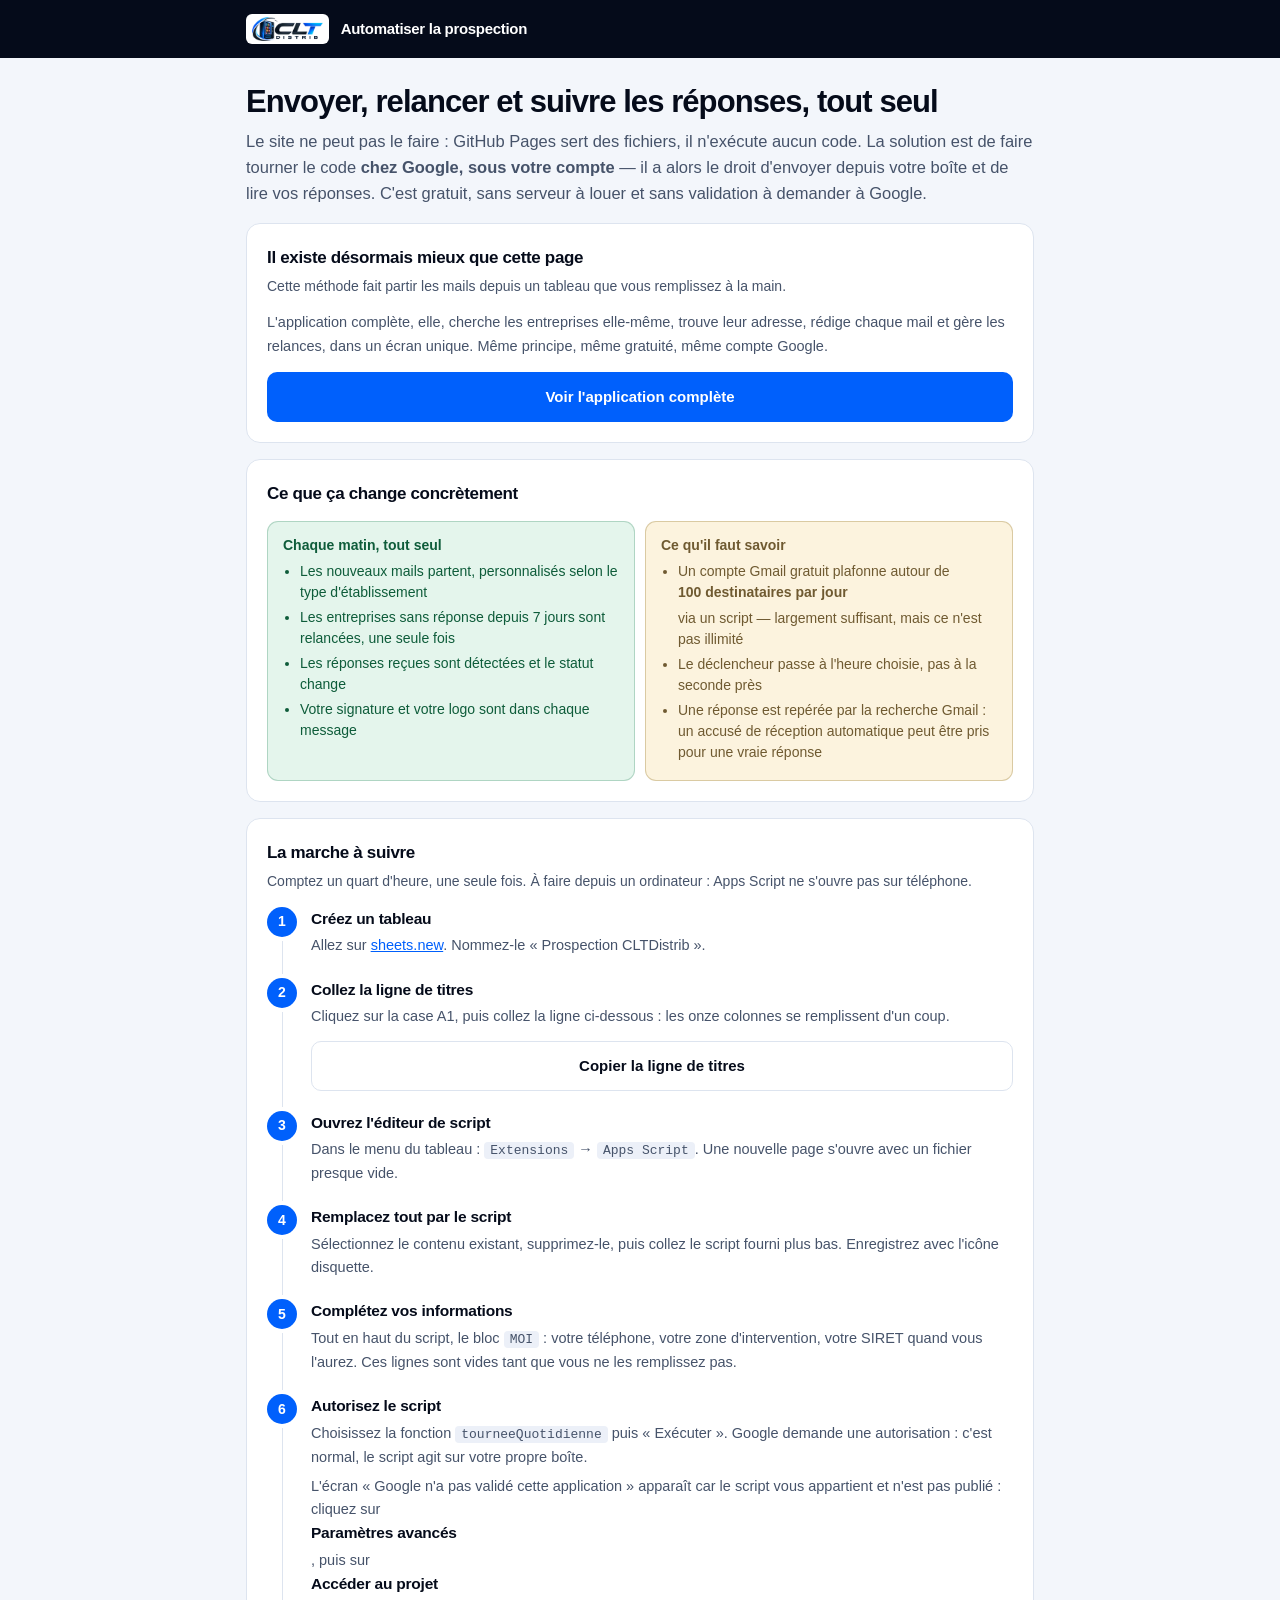
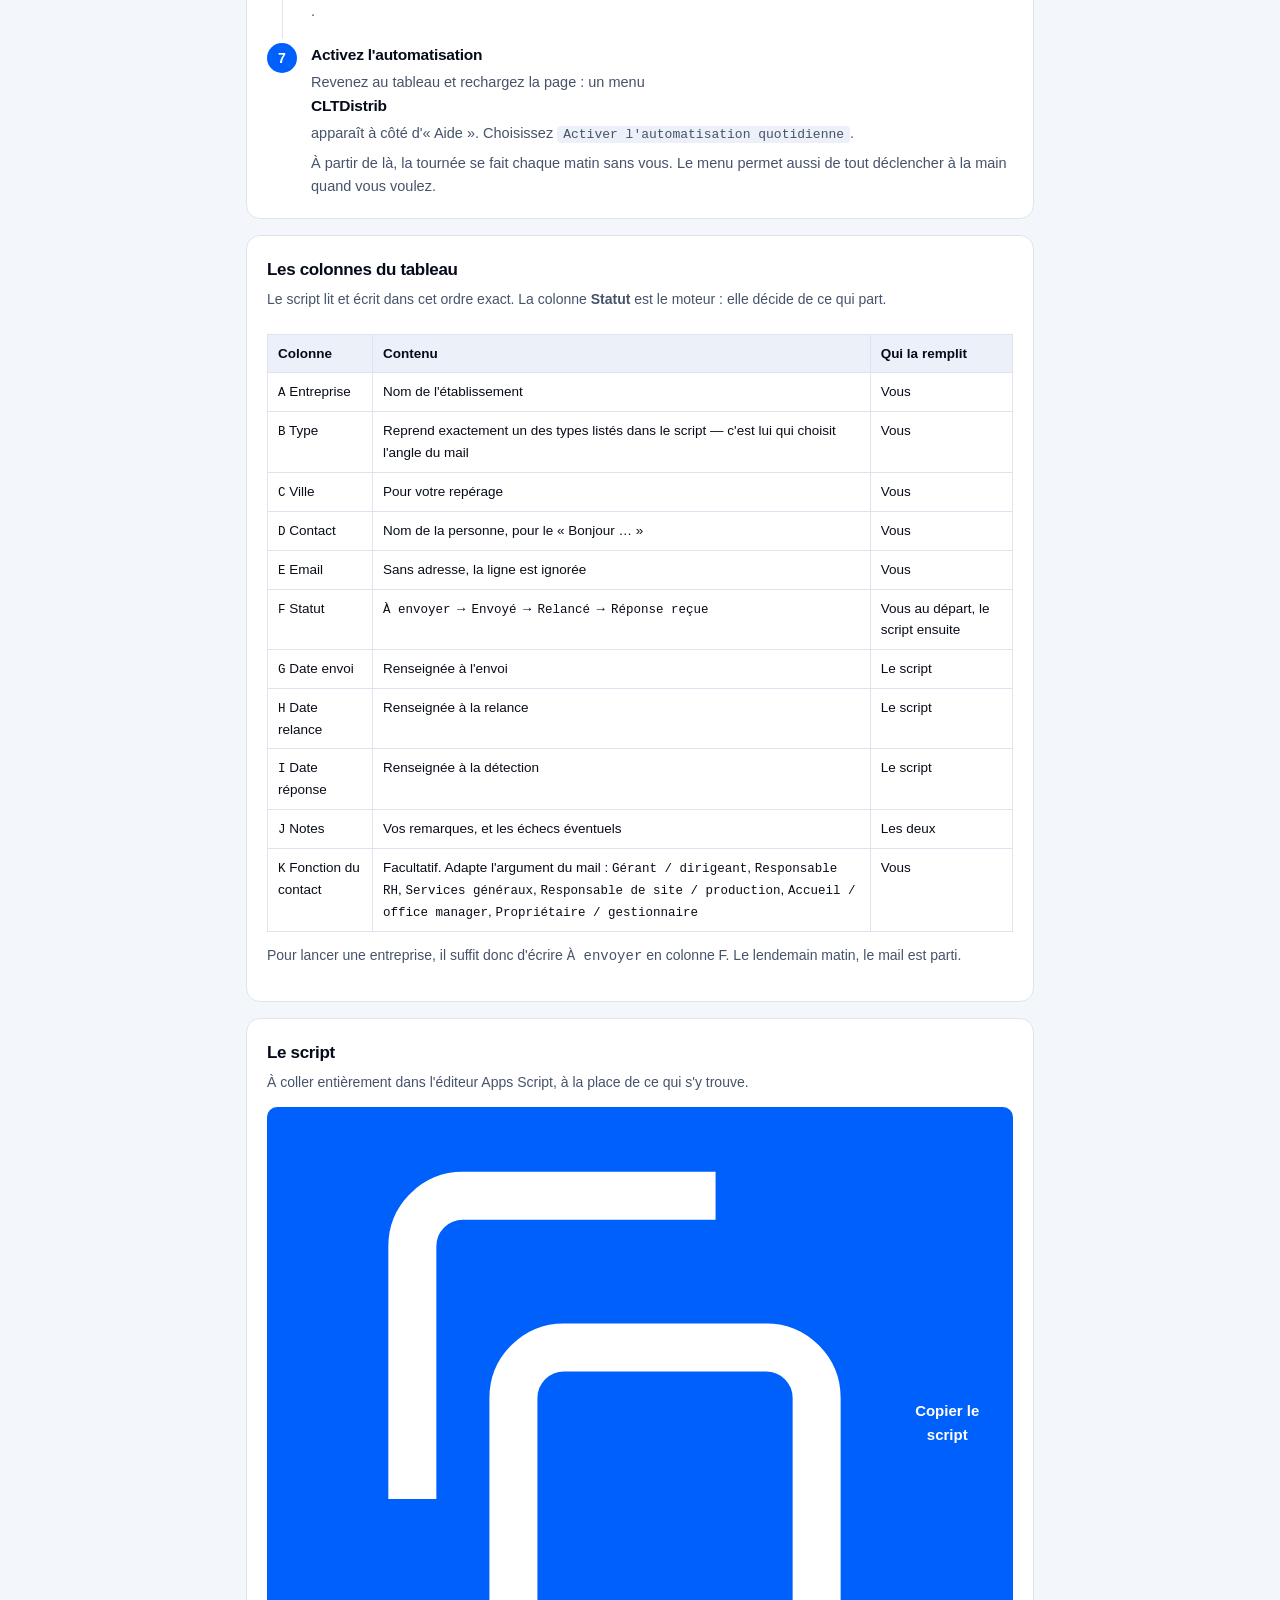
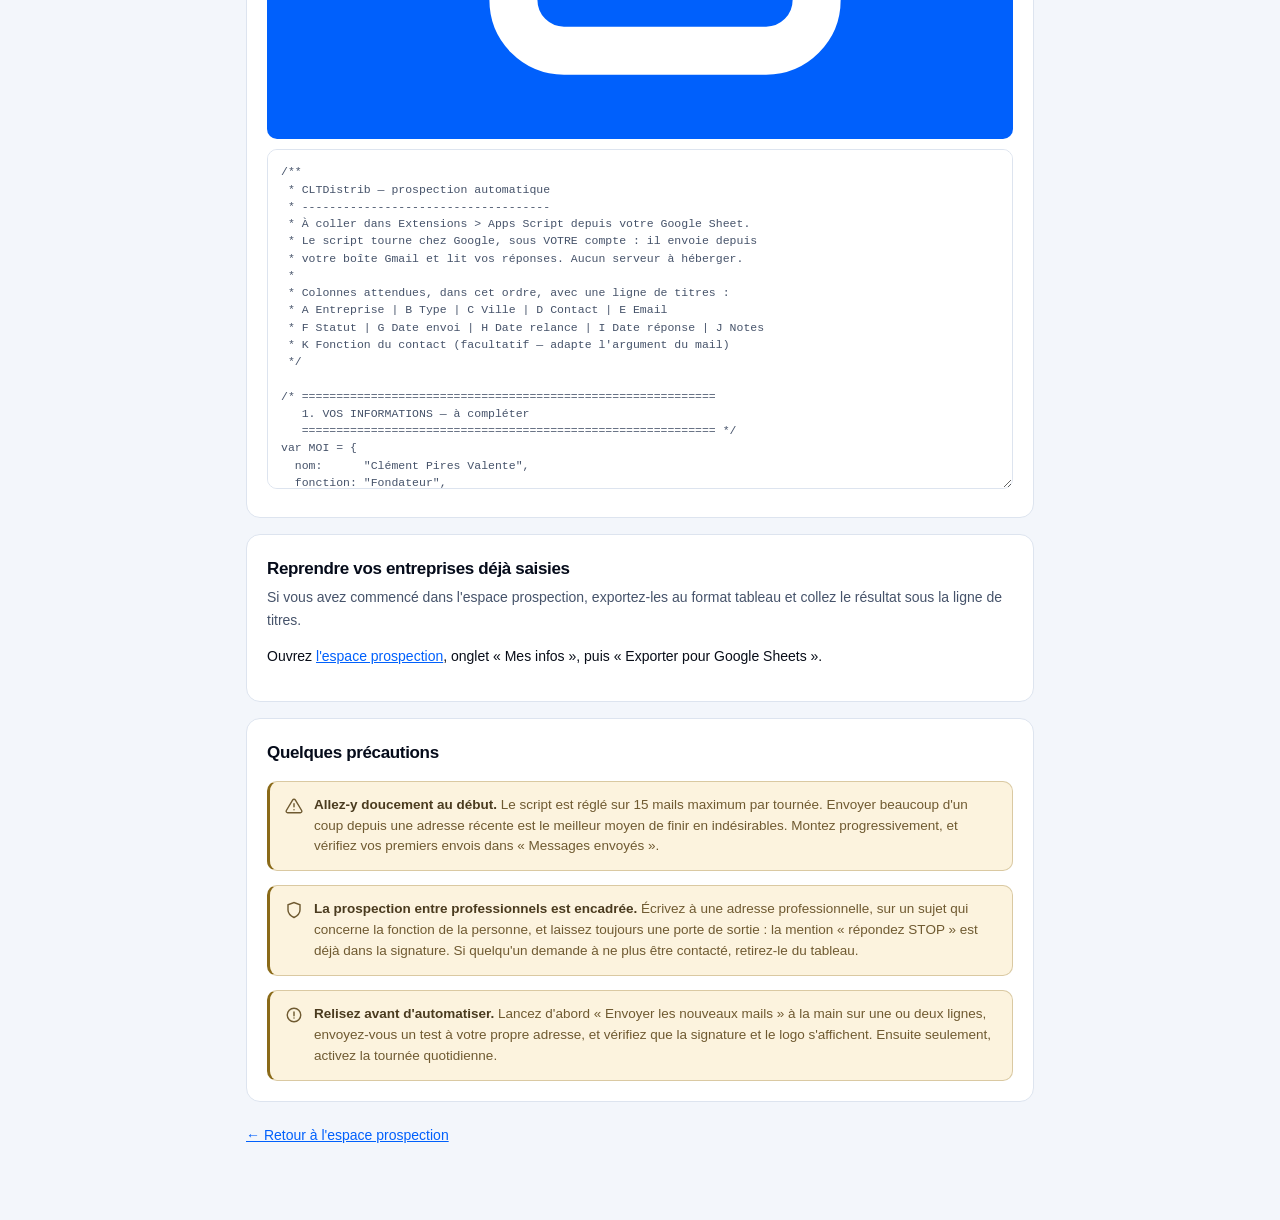
<file: automatisation.html>
<!DOCTYPE html>
<html lang="fr">
<head>
<meta charset="UTF-8">
<meta name="viewport" content="width=device-width, initial-scale=1.0">
<title>Automatiser la prospection — CLTDistrib</title>
<meta name="robots" content="noindex, nofollow">
<meta name="theme-color" content="#050B1A">
<link rel="icon" type="image/png" sizes="96x96" href="images/favicon-96.png">
<link rel="apple-touch-icon" href="images/apple-touch-icon.png">
<style>
  :root{
    --brand:#0060FC; --brand-deep:#003A9E; --brand-tint:#E8F0FF;
    --navy:#050B1A; --ink:#080D18; --ink-soft:#46536A; --ink-faint:#7A869B;
    --line:#DDE4EF; --line-soft:#ECF0F8; --bg:#F3F6FB;
    --ok:#12764A; --ok-tint:#E4F5EC; --warn:#8A6A18; --warn-tint:#FCF3DE;
  }
  *,*::before,*::after{ box-sizing:border-box; }
  body{
    margin:0; background:var(--bg); color:var(--ink);
    font-family:'Inter',-apple-system,BlinkMacSystemFont,"Segoe UI",Roboto,sans-serif;
    font-size:16px; line-height:1.6; -webkit-font-smoothing:antialiased;
  }
  .top{ background:var(--navy); color:#fff; }
  .top__in{ max-width:820px; margin:0 auto; padding:14px 16px; display:flex; align-items:center; gap:12px; }
  .top__logo{ height:30px; background:#fff; border-radius:6px; padding:3px 6px; display:block; }
  .top__in strong{ font-size:15px; letter-spacing:-0.02em; }
  .wrap{ max-width:820px; margin:0 auto; padding:0 16px 80px; }

  h1{ font-size:clamp(23px,5vw,31px); letter-spacing:-0.03em; line-height:1.15; margin:26px 0 8px; color:var(--navy); }
  .chapo{ font-size:16.5px; color:var(--ink-soft); margin:0 0 6px; }
  .card{ background:#fff; border:1px solid var(--line); border-radius:14px; padding:20px; margin-top:16px; }
  .card h2{ font-size:17px; letter-spacing:-0.02em; margin:0 0 4px; color:var(--navy); }
  .card h2 + p{ margin:0 0 14px; font-size:14px; color:var(--ink-soft); }
  h3{ font-size:14.5px; margin:18px 0 6px; color:var(--navy); }

  .pas{ counter-reset:pas; list-style:none; padding:0; margin:0; }
  .pas > li{ position:relative; padding:0 0 20px 44px; counter-increment:pas; }
  .pas > li::before{
    content:counter(pas); position:absolute; left:0; top:0;
    width:30px; height:30px; border-radius:50%; background:var(--brand); color:#fff;
    display:flex; align-items:center; justify-content:center; font-size:14px; font-weight:700;
  }
  .pas > li::after{
    content:''; position:absolute; left:14.5px; top:34px; bottom:4px; width:1px; background:var(--line);
  }
  .pas > li:last-child{ padding-bottom:0; }
  .pas > li:last-child::after{ display:none; }
  .pas strong{ display:block; font-size:15.5px; color:var(--navy); letter-spacing:-0.015em; margin-bottom:3px; }
  .pas p{ margin:0; font-size:14.5px; color:var(--ink-soft); }
  .pas p + p{ margin-top:6px; }
  .pas code{ background:var(--line-soft); padding:1px 6px; border-radius:4px; font-size:13px; font-family:ui-monospace,SFMono-Regular,Menlo,monospace; }

  .btn{
    font:inherit; font-size:15px; font-weight:600; padding:12px 18px; min-height:46px;
    border-radius:10px; border:1px solid transparent; cursor:pointer; text-decoration:none;
    display:inline-flex; align-items:center; justify-content:center; gap:8px;
  }
  .btn--main{ background:var(--brand); color:#fff; }
  .btn--ghost{ background:#fff; color:var(--navy); border-color:var(--line); }
  .btn--wide{ width:100%; }
  .actions{ display:flex; gap:9px; flex-wrap:wrap; margin-top:12px; }
  .actions .btn{ flex:1 1 190px; }

  .code{
    width:100%; min-height:210px; margin-top:10px; padding:13px;
    font-family:ui-monospace,SFMono-Regular,Menlo,monospace; font-size:11.5px; line-height:1.5;
    border:1px solid var(--line); border-radius:10px; background:#fff; color:var(--ink-soft);
    resize:vertical; white-space:pre; overflow:auto;
  }
  .code--grand{ min-height:340px; }

  table{ width:100%; border-collapse:collapse; margin-top:10px; font-size:13.5px; }
  th,td{ border:1px solid var(--line); padding:8px 10px; text-align:left; vertical-align:top; }
  th{ background:var(--line-soft); font-weight:600; color:var(--navy); white-space:nowrap; }
  td code{ font-family:ui-monospace,monospace; font-size:12.5px; }
  .tb{ overflow-x:auto; }

  .bilan{ display:grid; grid-template-columns:1fr 1fr; gap:10px; margin-top:14px; }
  @media (max-width:560px){ .bilan{ grid-template-columns:1fr; } }
  .bilan div{ border-radius:11px; padding:13px 15px; font-size:14px; line-height:1.5; }
  .bilan .oui{ background:var(--ok-tint); border:1px solid rgba(18,118,74,.25); color:#0E5C3A; }
  .bilan .non{ background:var(--warn-tint); border:1px solid rgba(138,106,24,.3); color:#6F5A31; }
  .bilan strong{ display:block; margin-bottom:5px; }
  .bilan ul{ margin:0; padding-left:17px; }
  .bilan li{ margin-bottom:4px; }

  .warn{
    display:flex; gap:11px; align-items:flex-start; background:var(--warn-tint);
    border:1px solid rgba(138,106,24,.3); border-left:3px solid var(--warn);
    border-radius:10px; padding:13px 15px; font-size:13.5px; color:#6F5A31; line-height:1.55; margin-top:14px;
  }
  .warn svg{ width:18px; height:18px; flex-shrink:0; margin-top:2px; }
  .warn strong{ color:#4A3B1F; }

  .flash{
    position:fixed; left:50%; bottom:22px; transform:translateX(-50%) translateY(12px);
    background:var(--navy); color:#fff; padding:12px 18px; border-radius:11px; font-size:14px; font-weight:600;
    box-shadow:0 12px 32px rgba(5,11,26,.3); opacity:0; pointer-events:none; transition:opacity .2s, transform .2s; z-index:90;
  }
  .flash.is-on{ opacity:1; transform:translateX(-50%) translateY(0); }
  a{ color:var(--brand); }
  .retour{ display:inline-block; margin-top:22px; font-size:14px; }
</style>
</head>
<body>

<header class="top">
  <div class="top__in">
    <img class="top__logo" src="images/signature-logo.png" alt="CLTDistrib">
    <strong>Automatiser la prospection</strong>
  </div>
</header>

<div class="wrap">

  <h1>Envoyer, relancer et suivre les réponses, tout seul</h1>
  <p class="chapo">Le site ne peut pas le faire : GitHub Pages sert des fichiers, il n'exécute aucun code. La solution est de faire tourner le code <strong>chez Google, sous votre compte</strong> — il a alors le droit d'envoyer depuis votre boîte et de lire vos réponses. C'est gratuit, sans serveur à louer et sans validation à demander à Google.</p>

  <div class="card">
    <h2>Il existe désormais mieux que cette page</h2>
    <p>Cette méthode fait partir les mails depuis un tableau que vous remplissez à la main.</p>
    <p style="font-size:14.5px;color:var(--ink-soft);margin:0 0 14px">L'application complète, elle, cherche les entreprises elle-même, trouve leur adresse, rédige chaque mail et gère les relances, dans un écran unique. Même principe, même gratuité, même compte Google.</p>
    <div class="actions"><a class="btn btn--main btn--wide" href="application.html">Voir l'application complète</a></div>
  </div>

  <div class="card">
    <h2>Ce que ça change concrètement</h2>
    <div class="bilan">
      <div class="oui">
        <strong>Chaque matin, tout seul</strong>
        <ul>
          <li>Les nouveaux mails partent, personnalisés selon le type d'établissement</li>
          <li>Les entreprises sans réponse depuis 7 jours sont relancées, une seule fois</li>
          <li>Les réponses reçues sont détectées et le statut change</li>
          <li>Votre signature et votre logo sont dans chaque message</li>
        </ul>
      </div>
      <div class="non">
        <strong>Ce qu'il faut savoir</strong>
        <ul>
          <li>Un compte Gmail gratuit plafonne autour de <strong>100 destinataires par jour</strong> via un script — largement suffisant, mais ce n'est pas illimité</li>
          <li>Le déclencheur passe à l'heure choisie, pas à la seconde près</li>
          <li>Une réponse est repérée par la recherche Gmail : un accusé de réception automatique peut être pris pour une vraie réponse</li>
        </ul>
      </div>
    </div>
  </div>

  <div class="card">
    <h2>La marche à suivre</h2>
    <p>Comptez un quart d'heure, une seule fois. À faire depuis un ordinateur : Apps Script ne s'ouvre pas sur téléphone.</p>
    <ol class="pas">
      <li>
        <strong>Créez un tableau</strong>
        <p>Allez sur <a href="https://sheets.new" target="_blank" rel="noopener">sheets.new</a>. Nommez-le « Prospection CLTDistrib ».</p>
      </li>
      <li>
        <strong>Collez la ligne de titres</strong>
        <p>Cliquez sur la case A1, puis collez la ligne ci-dessous : les onze colonnes se remplissent d'un coup.</p>
        <div class="actions"><button class="btn btn--ghost" id="copierEntetes" type="button">Copier la ligne de titres</button></div>
      </li>
      <li>
        <strong>Ouvrez l'éditeur de script</strong>
        <p>Dans le menu du tableau : <code>Extensions</code> → <code>Apps Script</code>. Une nouvelle page s'ouvre avec un fichier presque vide.</p>
      </li>
      <li>
        <strong>Remplacez tout par le script</strong>
        <p>Sélectionnez le contenu existant, supprimez-le, puis collez le script fourni plus bas. Enregistrez avec l'icône disquette.</p>
      </li>
      <li>
        <strong>Complétez vos informations</strong>
        <p>Tout en haut du script, le bloc <code>MOI</code> : votre téléphone, votre zone d'intervention, votre SIRET quand vous l'aurez. Ces lignes sont vides tant que vous ne les remplissez pas.</p>
      </li>
      <li>
        <strong>Autorisez le script</strong>
        <p>Choisissez la fonction <code>tourneeQuotidienne</code> puis « Exécuter ». Google demande une autorisation : c'est normal, le script agit sur votre propre boîte.</p>
        <p>L'écran « Google n'a pas validé cette application » apparaît car le script vous appartient et n'est pas publié : cliquez sur <strong>Paramètres avancés</strong>, puis sur <strong>Accéder au projet</strong>.</p>
      </li>
      <li>
        <strong>Activez l'automatisation</strong>
        <p>Revenez au tableau et rechargez la page : un menu <strong>CLTDistrib</strong> apparaît à côté d'« Aide ». Choisissez <code>Activer l'automatisation quotidienne</code>.</p>
        <p>À partir de là, la tournée se fait chaque matin sans vous. Le menu permet aussi de tout déclencher à la main quand vous voulez.</p>
      </li>
    </ol>
  </div>

  <div class="card">
    <h2>Les colonnes du tableau</h2>
    <p>Le script lit et écrit dans cet ordre exact. La colonne <strong>Statut</strong> est le moteur : elle décide de ce qui part.</p>
    <div class="tb">
      <table>
        <thead><tr><th>Colonne</th><th>Contenu</th><th>Qui la remplit</th></tr></thead>
        <tbody>
          <tr><td><code>A</code> Entreprise</td><td>Nom de l'établissement</td><td>Vous</td></tr>
          <tr><td><code>B</code> Type</td><td>Reprend exactement un des types listés dans le script — c'est lui qui choisit l'angle du mail</td><td>Vous</td></tr>
          <tr><td><code>C</code> Ville</td><td>Pour votre repérage</td><td>Vous</td></tr>
          <tr><td><code>D</code> Contact</td><td>Nom de la personne, pour le « Bonjour … »</td><td>Vous</td></tr>
          <tr><td><code>E</code> Email</td><td>Sans adresse, la ligne est ignorée</td><td>Vous</td></tr>
          <tr><td><code>F</code> Statut</td><td><code>À envoyer</code> → <code>Envoyé</code> → <code>Relancé</code> → <code>Réponse reçue</code></td><td>Vous au départ, le script ensuite</td></tr>
          <tr><td><code>G</code> Date envoi</td><td>Renseignée à l'envoi</td><td>Le script</td></tr>
          <tr><td><code>H</code> Date relance</td><td>Renseignée à la relance</td><td>Le script</td></tr>
          <tr><td><code>I</code> Date réponse</td><td>Renseignée à la détection</td><td>Le script</td></tr>
          <tr><td><code>J</code> Notes</td><td>Vos remarques, et les échecs éventuels</td><td>Les deux</td></tr>
          <tr><td><code>K</code> Fonction du contact</td><td>Facultatif. Adapte l'argument du mail : <code>Gérant / dirigeant</code>, <code>Responsable RH</code>, <code>Services généraux</code>, <code>Responsable de site / production</code>, <code>Accueil / office manager</code>, <code>Propriétaire / gestionnaire</code></td><td>Vous</td></tr>
        </tbody>
      </table>
    </div>
    <p style="margin-top:12px;font-size:14px;color:var(--ink-soft)">Pour lancer une entreprise, il suffit donc d'écrire <code>À envoyer</code> en colonne F. Le lendemain matin, le mail est parti.</p>
  </div>

  <div class="card">
    <h2>Le script</h2>
    <p>À coller entièrement dans l'éditeur Apps Script, à la place de ce qui s'y trouve.</p>
    <div class="actions">
      <button class="btn btn--main btn--wide" id="copierScript" type="button">
        <svg viewBox="0 0 24 24" fill="none" stroke="currentColor" stroke-width="1.9"><rect x="9" y="9" width="12" height="12" rx="2"/><path d="M5 15V5a2 2 0 0 1 2-2h10"/></svg>
        Copier le script
      </button>
    </div>
    <textarea class="code code--grand" id="script" readonly spellcheck="false" onclick="this.select()">/**
 * CLTDistrib — prospection automatique
 * ------------------------------------
 * À coller dans Extensions &gt; Apps Script depuis votre Google Sheet.
 * Le script tourne chez Google, sous VOTRE compte : il envoie depuis
 * votre boîte Gmail et lit vos réponses. Aucun serveur à héberger.
 *
 * Colonnes attendues, dans cet ordre, avec une ligne de titres :
 * A Entreprise | B Type | C Ville | D Contact | E Email
 * F Statut | G Date envoi | H Date relance | I Date réponse | J Notes
 * K Fonction du contact (facultatif — adapte l'argument du mail)
 */

/* ============================================================
   1. VOS INFORMATIONS — à compléter
   ============================================================ */
var MOI = {
  nom:      "Clément Pires Valente",
  fonction: "Fondateur",
  tel:      "",                       // ex : "06 12 34 56 78"
  email:    "clementpiresvalente@gmail.com",
  zone:     "",                       // ex : "Yvelines et communes limitrophes"
  site:     "https://clt78.github.io/cltdistrib-site/",
  siret:    ""                        // à ajouter dès l'immatriculation
};

/* ============================================================
   2. RÉGLAGES
   ============================================================ */
var REGLAGES = {
  maxParJour:     15,    // sécurité : jamais plus de mails que ça par exécution
  joursAvantRelance: 7,  // délai avant de proposer une relance
  relanceUnique:  true,  // une seule relance, puis on laisse tranquille
  heureEnvoi:     9,     // heure du déclencheur quotidien
  fuseau:         "Europe/Paris"
};

/* ============================================================
   3. ANGLES PAR TYPE D'ÉTABLISSEMENT
   ============================================================ */
var ANGLES = {
  "Entreprise / bureaux":
    "Vos équipes n'ont pas toujours de quoi boire ou grignoter sur place, et sortir pour une pause fait perdre du temps à tout le monde.",
  "Usine / atelier":
    "Sur un site en horaires décalés, les commerces sont souvent fermés quand vos équipes prennent leur pause.",
  "Entrepôt / logistique":
    "Entre les zones de quai et la salle de repos, un point boissons accessible à toute heure change le quotidien des équipes.",
  "Salle de sport":
    "Une boisson fraîche ou une barre à la sortie d'une séance, c'est un service que vos adhérents attendent souvent sur place.",
  "Centre de formation":
    "Entre deux sessions, stagiaires et formateurs cherchent rarement bien loin : encore faut-il trouver quelque chose sur place.",
  "Hôtel / résidence":
    "En dehors des horaires de service, vos clients n'ont pas toujours de solution pour boire ou manger un en-cas.",
  "Établissement accueillant du public":
    "Dans un espace d'accueil ou une salle d'attente, pouvoir patienter avec une boisson change nettement l'expérience.",
  "Gare / lieu de passage":
    "Sur un lieu de passage, l'offre disponible sur place est souvent limitée alors que la fréquentation est là.",
  "Autre":
    "Proposer des boissons et des snacks sur place rend service aux personnes présentes, sans créer de point de vente."
};

/* ============================================================
   3 bis. ARGUMENT SELON LA FONCTION DU DESTINATAIRE
   On n'argumente pas pareil selon la personne en face : le dirigeant
   regarde la charge, le RH le confort des équipes, les services
   généraux ce qu'ils auront à piloter.
   Valeurs acceptées en colonne K, ou vide pour ne rien ajouter.
   ============================================================ */
var ARGUMENTS_ROLE = {
  "Gérant / dirigeant":
    "Concrètement, cela ne vous demande ni investissement, ni budget à débloquer, ni temps de gestion : c'est un service en plus sur votre site, sans rien à piloter.",
  "Responsable RH":
    "C'est souvent perçu comme un petit plus par les équipes : de quoi boire ou grignoter sans quitter le site, y compris en dehors des heures de restauration.",
  "Services généraux":
    "Côté exploitation, vous n'avez rien à reprendre : un seul interlocuteur, aucun stock à suivre, aucune maintenance à intégrer dans vos contrats en cours.",
  "Responsable de site / production":
    "L'installation se fait en une intervention courte, sans arrêter l'activité, et les passages de réassort s'organisent sur les créneaux qui vous conviennent.",
  "Accueil / office manager":
    "C'est le genre de détail qui se remarque à l'accueil : un visiteur qui patiente trouve de quoi boire, sans que vous ayez à vous en occuper.",
  "Propriétaire / gestionnaire":
    "Pour vous, c'est un service disponible en permanence sur le site, sans gestion de votre côté et sans immobiliser de trésorerie."
};

/* ============================================================
   4. LE MENU DANS LE TABLEUR
   ============================================================ */
function onOpen() {
  SpreadsheetApp.getUi()
    .createMenu("CLTDistrib")
    .addItem("Envoyer les nouveaux mails", "envoyerNouveaux")
    .addItem("Envoyer les relances", "envoyerRelances")
    .addItem("Vérifier les réponses reçues", "detecterReponses")
    .addSeparator()
    .addItem("Tout faire maintenant", "tourneeQuotidienne")
    .addItem("Activer l'automatisation quotidienne", "installerDeclencheur")
    .addItem("Désactiver l'automatisation", "retirerDeclencheur")
    .addToUi();
}

/* ============================================================
   5. OUTILS
   ============================================================ */
var COL = { entreprise:0, type:1, ville:2, contact:3, email:4,
            statut:5, dateEnvoi:6, dateRelance:7, dateReponse:8, notes:9,
            fonction:10 };

function feuille() { return SpreadsheetApp.getActiveSpreadsheet().getSheets()[0]; }

function aujourdhui() {
  return Utilities.formatDate(new Date(), REGLAGES.fuseau, "yyyy-MM-dd");
}

function joursDepuis(valeur) {
  if (!valeur) return null;
  var d = (valeur instanceof Date) ? valeur : new Date(String(valeur));
  if (isNaN(d.getTime())) return null;
  return Math.floor((new Date() - d) / 86400000);
}

function texteVersHtml(txt) {
  return txt
    .replace(/&amp;/g, "&amp;amp;").replace(/&lt;/g, "&amp;lt;").replace(/&gt;/g, "&amp;gt;")
    .replace(/\n/g, "&lt;br&gt;");
}

/* ============================================================
   6. LE MAIL
   ============================================================ */
function objetMail(p, estRelance) {
  var nom = p.entreprise || "votre établissement";
  return estRelance
    ? "Relance — un distributeur de boissons et snacks pour " + nom
    : "Un distributeur de boissons et snacks pour " + nom + " ?";
}

function corpsMail(p, estRelance) {
  var nom = p.entreprise || "votre établissement";
  var l = [];
  l.push(p.contact ? "Bonjour " + p.contact + "," : "Bonjour,", "");

  if (estRelance) {
    l.push("Je me permets de revenir vers vous au sujet de mon message concernant l'installation d'un distributeur de boissons et snacks chez " + nom + ".");
    l.push("");
    l.push("La proposition tient toujours : CLTDistrib fournit la machine, l'installe, l'approvisionne et l'entretient. De votre côté, il s'agit simplement de mettre à disposition un emplacement adapté et une alimentation électrique.");
    if (ARGUMENTS_ROLE[p.fonction]) { l.push(""); l.push(ARGUMENTS_ROLE[p.fonction]); }
    l.push("");
    l.push("Si le sujet n'est pas d'actualité, dites-le moi simplement, je n'insisterai pas. Et s'il l'est, je peux passer voir l'emplacement quand cela vous arrange : cette visite est gratuite et sans engagement.");
  } else {
    l.push("Je suis " + MOI.nom + ", " + (MOI.fonction ? MOI.fonction.toLowerCase() + " de " : "") + "CLTDistrib. J'installe et j'exploite des distributeurs automatiques de boissons et de snacks pour les entreprises et les établissements.");
    l.push("");
    l.push(ANGLES[p.type] || ANGLES["Autre"]);
    l.push("");
    l.push("Le principe est simple : vous mettez à disposition un emplacement adapté, et je m'occupe du reste.");
    l.push("");
    l.push("— La machine est fournie et installée par mes soins");
    l.push("— Les produits sont sélectionnés selon le public du lieu");
    l.push("— Le réassort, le nettoyage et la maintenance sont assurés");
    l.push("— Le paiement par carte et sans contact est géré de mon côté");
    l.push("");
    l.push("Aucun investissement ni gestion de stock de votre côté.");
    if (ARGUMENTS_ROLE[p.fonction]) { l.push(""); l.push(ARGUMENTS_ROLE[p.fonction]); }
    l.push("");
    l.push("Si l'idée vous paraît pertinente pour " + nom + ", je peux passer étudier l'emplacement : la visite est gratuite et sans engagement, et je vous dirai franchement si votre site s'y prête ou non." + (MOI.zone ? " Je me déplace sur le secteur suivant : " + MOI.zone + "." : ""));
  }

  l.push("");
  l.push("Seriez-vous disponible pour en échanger quelques minutes ?");
  l.push("");
  l.push("Bien cordialement,");
  return l.join("\n");
}

/* La signature n'est pas ajoutée par Gmail quand c'est un script qui envoie :
   on la reconstruit ici, en tableau et styles en ligne. */
function signatureHtml() {
  var LOGO = "https://clt78.github.io/cltdistrib-site/images/signature-logo.png";
  var A = "#0060FC", NAVY = "#0A1428", INK = "#1A2333", DOUX = "#5A6879", LIGNE = "#DDE4EF";
  var F = "Arial, 'Helvetica Neue', Helvetica, sans-serif";
  var contacts = [];
  if (MOI.tel)   contacts.push('&lt;a href="tel:' + MOI.tel.replace(/[^\d+]/g, "") + '" style="color:' + INK + ';text-decoration:none;"&gt;' + MOI.tel + '&lt;/a&gt;');
  if (MOI.email) contacts.push('&lt;a href="mailto:' + MOI.email + '" style="color:' + INK + ';text-decoration:none;"&gt;' + MOI.email + '&lt;/a&gt;');

  var h = '&lt;table cellpadding="0" cellspacing="0" border="0" style="border-collapse:collapse;font-family:' + F + ';margin-top:18px;"&gt;' +
    '&lt;tr&gt;&lt;td style="vertical-align:top;padding:0 18px 0 0;"&gt;' +
    '&lt;img src="' + LOGO + '" width="190" height="64" alt="CLTDistrib" style="display:block;border:0;"&gt;' +
    '&lt;/td&gt;&lt;td style="vertical-align:top;padding:0 0 0 18px;border-left:3px solid ' + A + ';"&gt;' +
    '&lt;div style="font-size:16px;font-weight:bold;color:' + NAVY + ';line-height:1.3;"&gt;' + MOI.nom + '&lt;/div&gt;';
  if (MOI.fonction) h += '&lt;div style="font-size:13px;color:' + DOUX + ';line-height:1.4;"&gt;' + MOI.fonction + ' — CLTDistrib&lt;/div&gt;';
  h += '&lt;div style="font-size:11px;font-weight:bold;color:' + A + ';letter-spacing:0.08em;text-transform:uppercase;padding-top:7px;"&gt;Distribution automatique &amp;nbsp;&amp;middot;&amp;nbsp; Boissons &amp;amp; snacks&lt;/div&gt;';
  if (contacts.length) h += '&lt;div style="font-size:13px;color:' + INK + ';line-height:1.6;padding-top:9px;"&gt;' + contacts.join('&lt;span style="color:' + LIGNE + ';"&gt; &amp;nbsp;|&amp;nbsp; &lt;/span&gt;') + '&lt;/div&gt;';
  if (MOI.site) h += '&lt;div style="font-size:13px;line-height:1.6;"&gt;&lt;a href="' + MOI.site + '" style="color:' + A + ';text-decoration:none;font-weight:bold;"&gt;' + MOI.site.replace(/^https?:\/\//, "").replace(/\/$/, "") + '&lt;/a&gt;&lt;/div&gt;';
  if (MOI.zone) h += '&lt;div style="font-size:12.5px;color:' + DOUX + ';line-height:1.6;"&gt;Zone d\'intervention : ' + MOI.zone + '&lt;/div&gt;';
  h += '&lt;/td&gt;&lt;/tr&gt;&lt;/table&gt;';

  var bas = [];
  if (MOI.siret) bas.push("SIRET " + MOI.siret);
  bas.push("Message professionnel. Pour ne plus être contacté, répondez « STOP » à cet email.");
  h += '&lt;div style="font-family:' + F + ';font-size:10.5px;color:#8A93A3;line-height:1.5;padding-top:12px;"&gt;' + bas.join(" &amp;middot; ") + '&lt;/div&gt;';
  return h;
}

function envoyerMail(p, estRelance) {
  var sujet = objetMail(p, estRelance);
  var texte = corpsMail(p, estRelance);
  var html  = '&lt;div style="font-family:Arial,Helvetica,sans-serif;font-size:14px;line-height:1.6;color:#1A2333;"&gt;' +
              texteVersHtml(texte) + '&lt;/div&gt;' + signatureHtml();
  GmailApp.sendEmail(p.email, sujet, texte, { htmlBody: html, name: "CLTDistrib" });
}

/* ============================================================
   7. LES TROIS ACTIONS
   ============================================================ */
function lignes() {
  var f = feuille();
  var v = f.getDataRange().getValues();
  var out = [];
  for (var i = 1; i &lt; v.length; i++) {          // on saute la ligne de titres
    out.push({
      ligne: i + 1,
      entreprise: String(v[i][COL.entreprise] || "").trim(),
      type: String(v[i][COL.type] || "").trim(),
      contact: String(v[i][COL.contact] || "").trim(),
      email: String(v[i][COL.email] || "").trim(),
      statut: String(v[i][COL.statut] || "").trim(),
      dateEnvoi: v[i][COL.dateEnvoi],
      dateRelance: v[i][COL.dateRelance],
      dateReponse: v[i][COL.dateReponse],
      fonction: String(v[i][COL.fonction] || "").trim()
    });
  }
  return out;
}

function ecrire(ligne, colonne, valeur) {
  feuille().getRange(ligne, colonne + 1).setValue(valeur);
}

function envoyerNouveaux() {
  var envoyes = 0;
  lignes().forEach(function (p) {
    if (envoyes &gt;= REGLAGES.maxParJour) return;
    if (p.statut !== "À envoyer") return;
    if (!p.email || p.email.indexOf("@") === -1) return;
    try {
      envoyerMail(p, false);
      ecrire(p.ligne, COL.statut, "Envoyé");
      ecrire(p.ligne, COL.dateEnvoi, aujourdhui());
      envoyes++;
      Utilities.sleep(1500);                    // on espace les envois
    } catch (e) {
      ecrire(p.ligne, COL.notes, "Échec d'envoi : " + e.message);
    }
  });
  journal(envoyes + " nouveau(x) mail(s) envoyé(s).");
  return envoyes;
}

function envoyerRelances() {
  var envoyes = 0;
  lignes().forEach(function (p) {
    if (envoyes &gt;= REGLAGES.maxParJour) return;
    if (p.statut !== "Envoyé") return;          // déjà relancé : on n'insiste pas
    if (!p.email) return;
    var j = joursDepuis(p.dateEnvoi);
    if (j === null || j &lt; REGLAGES.joursAvantRelance) return;
    try {
      envoyerMail(p, true);
      ecrire(p.ligne, COL.statut, "Relancé");
      ecrire(p.ligne, COL.dateRelance, aujourdhui());
      envoyes++;
      Utilities.sleep(1500);
    } catch (e) {
      ecrire(p.ligne, COL.notes, "Échec de relance : " + e.message);
    }
  });
  journal(envoyes + " relance(s) envoyée(s).");
  return envoyes;
}

/* Une réponse = un message reçu DE cette adresse après notre envoi. */
function detecterReponses() {
  var trouvees = 0;
  lignes().forEach(function (p) {
    if (p.statut !== "Envoyé" &amp;&amp; p.statut !== "Relancé") return;
    if (!p.email) return;
    var domaine = p.email.split("@")[1];
    try {
      var fils = GmailApp.search('from:' + p.email + ' newer_than:120d', 0, 5);
      if (!fils.length &amp;&amp; domaine) {
        // le contact a pu répondre depuis une autre adresse de la même maison
        fils = GmailApp.search('from:@' + domaine + ' newer_than:120d', 0, 5);
      }
      if (fils.length) {
        ecrire(p.ligne, COL.statut, "Réponse reçue");
        ecrire(p.ligne, COL.dateReponse, aujourdhui());
        trouvees++;
      }
    } catch (e) {
      ecrire(p.ligne, COL.notes, "Vérification impossible : " + e.message);
    }
  });
  journal(trouvees + " réponse(s) détectée(s).");
  return trouvees;
}

function tourneeQuotidienne() {
  detecterReponses();   // d'abord les réponses : on ne relance pas quelqu'un qui a répondu
  envoyerRelances();
  envoyerNouveaux();
}

function journal(message) {
  Logger.log(message);
  try { SpreadsheetApp.getActiveSpreadsheet().toast(message, "CLTDistrib", 5); } catch (e) {}
}

/* ============================================================
   8. AUTOMATISATION QUOTIDIENNE
   ============================================================ */
function installerDeclencheur() {
  retirerDeclencheur();
  ScriptApp.newTrigger("tourneeQuotidienne")
    .timeBased()
    .everyDays(1)
    .atHour(REGLAGES.heureEnvoi)
    .inTimezone(REGLAGES.fuseau)
    .create();
  journal("Automatisation activée : tournée chaque jour vers " + REGLAGES.heureEnvoi + " h.");
}

function retirerDeclencheur() {
  ScriptApp.getProjectTriggers().forEach(function (t) {
    if (t.getHandlerFunction() === "tourneeQuotidienne") ScriptApp.deleteTrigger(t);
  });
}
</textarea>
  </div>

  <div class="card">
    <h2>Reprendre vos entreprises déjà saisies</h2>
    <p>Si vous avez commencé dans l'espace prospection, exportez-les au format tableau et collez le résultat sous la ligne de titres.</p>
    <p style="font-size:14px">Ouvrez <a href="prospection.html">l'espace prospection</a>, onglet « Mes infos », puis « Exporter pour Google Sheets ».</p>
  </div>

  <div class="card">
    <h2>Quelques précautions</h2>
    <div class="warn">
      <svg viewBox="0 0 24 24" fill="none" stroke="currentColor" stroke-width="1.9" stroke-linecap="round"><path d="M10.3 3.9 1.8 18a2 2 0 0 0 1.7 3h17a2 2 0 0 0 1.7-3L13.7 3.9a2 2 0 0 0-3.4 0z"/><path d="M12 9v4M12 17h.01"/></svg>
      <div><strong>Allez-y doucement au début.</strong> Le script est réglé sur 15 mails maximum par tournée. Envoyer beaucoup d'un coup depuis une adresse récente est le meilleur moyen de finir en indésirables. Montez progressivement, et vérifiez vos premiers envois dans « Messages envoyés ».</div>
    </div>
    <div class="warn">
      <svg viewBox="0 0 24 24" fill="none" stroke="currentColor" stroke-width="1.9" stroke-linecap="round"><path d="M12 22s8-4 8-10V5l-8-3-8 3v7c0 6 8 10 8 10z"/></svg>
      <div><strong>La prospection entre professionnels est encadrée.</strong> Écrivez à une adresse professionnelle, sur un sujet qui concerne la fonction de la personne, et laissez toujours une porte de sortie : la mention « répondez STOP » est déjà dans la signature. Si quelqu'un demande à ne plus être contacté, retirez-le du tableau.</div>
    </div>
    <div class="warn">
      <svg viewBox="0 0 24 24" fill="none" stroke="currentColor" stroke-width="1.9" stroke-linecap="round"><circle cx="12" cy="12" r="9"/><path d="M12 8v5M12 16h.01"/></svg>
      <div><strong>Relisez avant d'automatiser.</strong> Lancez d'abord « Envoyer les nouveaux mails » à la main sur une ou deux lignes, envoyez-vous un test à votre propre adresse, et vérifiez que la signature et le logo s'affichent. Ensuite seulement, activez la tournée quotidienne.</div>
    </div>
  </div>

  <a class="retour" href="prospection.html">← Retour à l'espace prospection</a>
</div>

<div class="flash" id="flash"></div>

<script>
(function(){
  "use strict";
  var ENTETES = "Entreprise\tType\tVille\tContact\tEmail\tStatut\tDate envoi\tDate relance\tDate réponse\tNotes\tFonction du contact";

  function flash(t){
    var f = document.getElementById("flash");
    f.textContent = t;
    f.classList.add("is-on");
    clearTimeout(flash.t);
    flash.t = setTimeout(function(){ f.classList.remove("is-on"); }, 3000);
  }

  function copier(txt, msg){
    function repli(){
      var z = document.createElement("textarea");
      z.value = txt; z.style.position = "fixed"; z.style.opacity = "0";
      document.body.appendChild(z); z.select(); z.setSelectionRange(0, 999999);
      var ok = false;
      try{ ok = document.execCommand("copy"); }catch(e){}
      document.body.removeChild(z);
      flash(ok ? msg : "Copie impossible : sélectionnez le texte à la main.");
    }
    if(navigator.clipboard && navigator.clipboard.writeText){
      navigator.clipboard.writeText(txt).then(function(){ flash(msg); }).catch(repli);
    } else { repli(); }
  }

  document.getElementById("copierEntetes").addEventListener("click", function(){
    copier(ENTETES, "Ligne de titres copiée. Collez-la dans la case A1.");
  });
  document.getElementById("copierScript").addEventListener("click", function(){
    copier(document.getElementById("script").value, "Script copié. Collez-le dans l'éditeur Apps Script.");
  });
})();
</script>
</body>
</html>
</file>
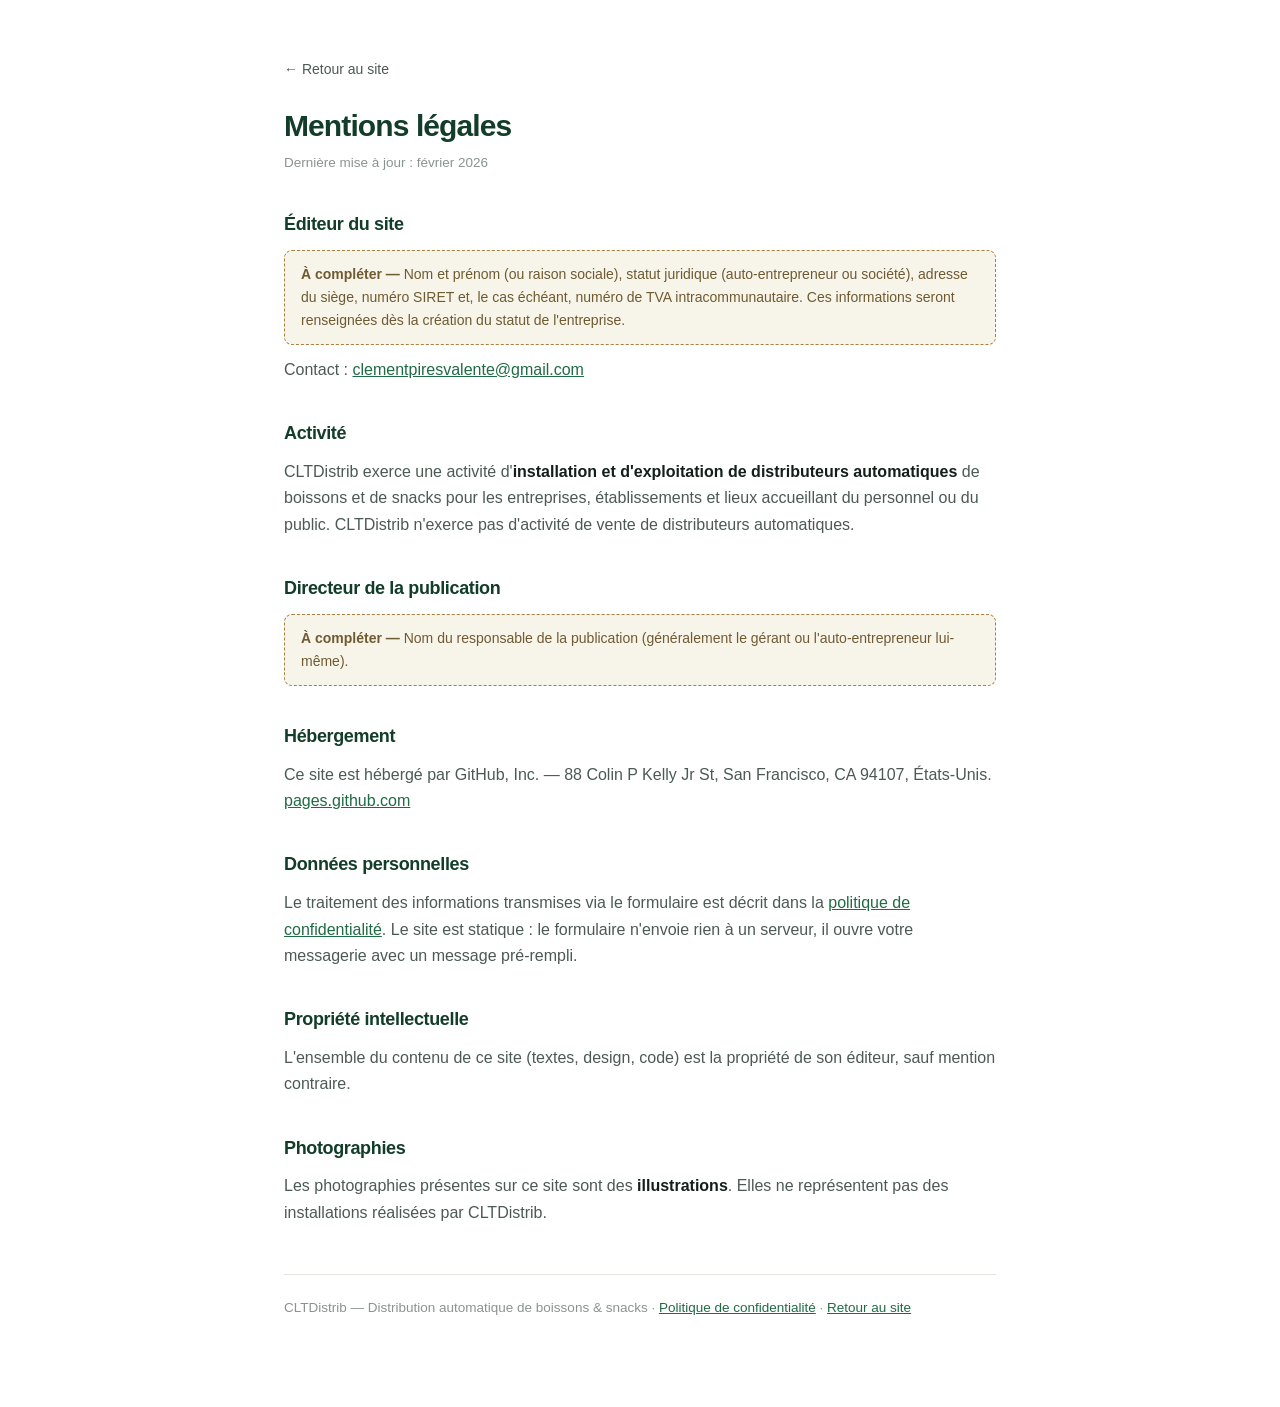
<file: mentions-legales.html>
<!DOCTYPE html>
<html lang="fr">
<head>
<meta charset="UTF-8">
<meta name="viewport" content="width=device-width, initial-scale=1.0">
<title>Mentions légales — CLTDistrib</title>
<meta name="description" content="Mentions légales du site CLTDistrib — distribution automatique de boissons et snacks.">
<meta name="robots" content="noindex">
<link rel="icon" type="image/png" sizes="96x96" href="images/favicon-96.png">
<link rel="icon" type="image/png" sizes="48x48" href="images/favicon-48.png">
<link rel="apple-touch-icon" href="images/apple-touch-icon.png">
<style>
  :root{ --ink:#141F1A; --ink-soft:#4C5A53; --green:#1F6B44; --green-dark:#123D28; --line:#E2E7E0; --tint:#F7F4EA; --amber:#A8813F; }
  *,*::before,*::after{ box-sizing:border-box; }
  body{
    font-family:'Inter',-apple-system,BlinkMacSystemFont,"Segoe UI",sans-serif;
    max-width:760px; margin:0 auto; padding:56px 24px 88px; color:var(--ink);
    line-height:1.65; font-size:16px; background:#fff;
  }
  a{ color:var(--green); }
  .back{ display:inline-flex; align-items:center; gap:7px; margin-bottom:28px; font-size:14px; text-decoration:none; color:var(--ink-soft); }
  .back:hover{ color:var(--green-dark); }
  h1{ font-size:30px; letter-spacing:-0.03em; line-height:1.15; color:var(--green-dark); margin:0 0 8px; }
  .updated{ font-size:13.5px; color:#89948E; margin:0 0 36px; }
  h2{ font-size:18px; letter-spacing:-0.02em; margin:36px 0 10px; color:var(--green-dark); }
  p{ margin:0 0 12px; color:var(--ink-soft); }
  strong{ color:var(--ink); }
  .todo{
    background:var(--tint); border:1px dashed var(--amber); border-radius:8px;
    padding:12px 16px; font-size:14px; color:#6F5A31; margin:0 0 12px;
  }
  .todo::before{ content:'À compléter — '; font-weight:600; }
  footer{ margin-top:48px; padding-top:22px; border-top:1px solid var(--line); font-size:13.5px; color:#89948E; }
</style>
</head>
<body>
  <a class="back" href="index.html">&larr; Retour au site</a>
  <h1>Mentions légales</h1>
  <p class="updated">Dernière mise à jour : février 2026</p>

  <h2>Éditeur du site</h2>
  <p class="todo">Nom et prénom (ou raison sociale), statut juridique (auto-entrepreneur ou société), adresse du siège, numéro SIRET et, le cas échéant, numéro de TVA intracommunautaire. Ces informations seront renseignées dès la création du statut de l'entreprise.</p>
  <p>Contact : <a href="mailto:clementpiresvalente@gmail.com">clementpiresvalente@gmail.com</a></p>

  <h2>Activité</h2>
  <p>CLTDistrib exerce une activité d'<strong>installation et d'exploitation de distributeurs automatiques</strong> de boissons et de snacks pour les entreprises, établissements et lieux accueillant du personnel ou du public. CLTDistrib n'exerce pas d'activité de vente de distributeurs automatiques.</p>

  <h2>Directeur de la publication</h2>
  <p class="todo">Nom du responsable de la publication (généralement le gérant ou l'auto-entrepreneur lui-même).</p>

  <h2>Hébergement</h2>
  <p>Ce site est hébergé par GitHub, Inc. — 88 Colin P Kelly Jr St, San Francisco, CA 94107, États-Unis. <a href="https://pages.github.com/" target="_blank" rel="noopener">pages.github.com</a></p>

  <h2>Données personnelles</h2>
  <p>Le traitement des informations transmises via le formulaire est décrit dans la <a href="politique-confidentialite.html">politique de confidentialité</a>. Le site est statique : le formulaire n'envoie rien à un serveur, il ouvre votre messagerie avec un message pré-rempli.</p>

  <h2>Propriété intellectuelle</h2>
  <p>L'ensemble du contenu de ce site (textes, design, code) est la propriété de son éditeur, sauf mention contraire.</p>

  <h2>Photographies</h2>
  <p>Les photographies présentes sur ce site sont des <strong>illustrations</strong>. Elles ne représentent pas des installations réalisées par CLTDistrib.</p>

  <footer>
    CLTDistrib — Distribution automatique de boissons &amp; snacks ·
    <a href="politique-confidentialite.html">Politique de confidentialité</a> ·
    <a href="index.html">Retour au site</a>
  </footer>
</body>
</html>
</file>
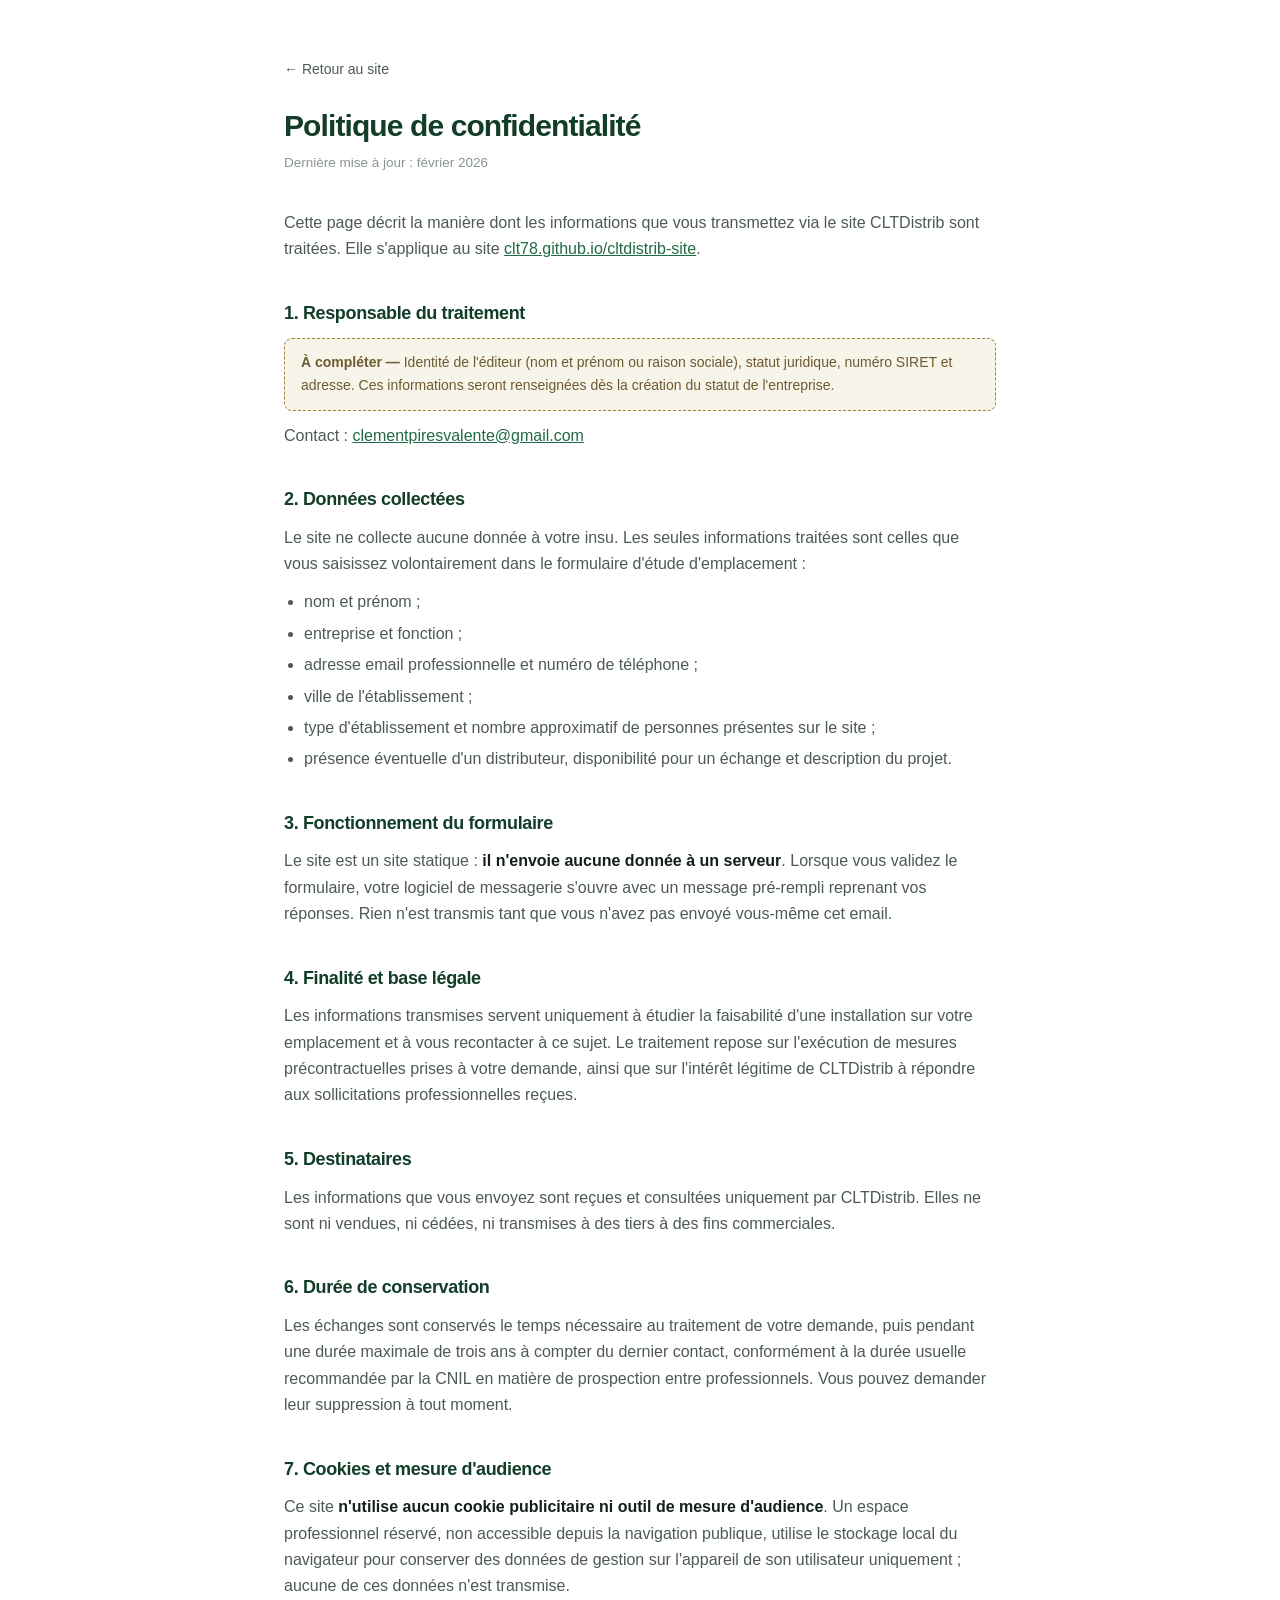
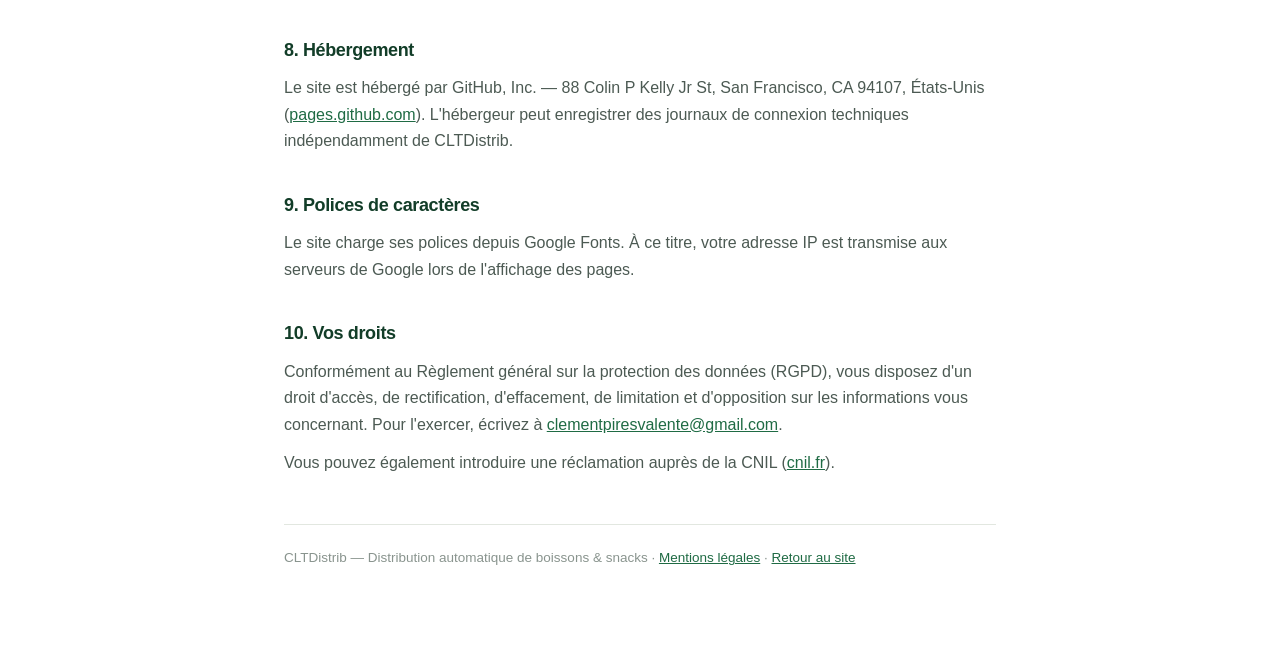
<file: politique-confidentialite.html>
<!DOCTYPE html>
<html lang="fr">
<head>
<meta charset="UTF-8">
<meta name="viewport" content="width=device-width, initial-scale=1.0">
<title>Politique de confidentialité — CLTDistrib</title>
<meta name="description" content="Politique de confidentialité du site CLTDistrib : données collectées, finalités, conservation et exercice de vos droits.">
<meta name="robots" content="noindex">
<link rel="icon" type="image/png" sizes="96x96" href="images/favicon-96.png">
<link rel="icon" type="image/png" sizes="48x48" href="images/favicon-48.png">
<link rel="apple-touch-icon" href="images/apple-touch-icon.png">
<style>
  :root{ --ink:#141F1A; --ink-soft:#4C5A53; --green:#1F6B44; --green-dark:#123D28; --line:#E2E7E0; --tint:#F7F4EA; --amber:#A8813F; }
  *,*::before,*::after{ box-sizing:border-box; }
  body{
    font-family:'Inter',-apple-system,BlinkMacSystemFont,"Segoe UI",sans-serif;
    max-width:760px; margin:0 auto; padding:56px 24px 88px; color:var(--ink);
    line-height:1.65; font-size:16px; background:#fff;
  }
  a{ color:var(--green); }
  .back{ display:inline-flex; align-items:center; gap:7px; margin-bottom:28px; font-size:14px; text-decoration:none; color:var(--ink-soft); }
  .back:hover{ color:var(--green-dark); }
  h1{ font-size:30px; letter-spacing:-0.03em; line-height:1.15; color:var(--green-dark); margin:0 0 8px; }
  .updated{ font-size:13.5px; color:#89948E; margin:0 0 36px; }
  h2{ font-size:18px; letter-spacing:-0.02em; margin:36px 0 10px; color:var(--green-dark); }
  p{ margin:0 0 12px; color:var(--ink-soft); }
  ul{ margin:0 0 12px; padding-left:20px; color:var(--ink-soft); }
  li{ margin-bottom:5px; }
  strong{ color:var(--ink); }
  .todo{
    background:var(--tint); border:1px dashed var(--amber); border-radius:8px;
    padding:12px 16px; font-size:14px; color:#6F5A31; margin:0 0 12px;
  }
  .todo::before{ content:'À compléter — '; font-weight:600; }
  footer{ margin-top:48px; padding-top:22px; border-top:1px solid var(--line); font-size:13.5px; color:#89948E; }
</style>
</head>
<body>
  <a class="back" href="index.html">&larr; Retour au site</a>
  <h1>Politique de confidentialité</h1>
  <p class="updated">Dernière mise à jour : février 2026</p>

  <p>Cette page décrit la manière dont les informations que vous transmettez via le site CLTDistrib sont traitées. Elle s'applique au site <a href="index.html">clt78.github.io/cltdistrib-site</a>.</p>

  <h2>1. Responsable du traitement</h2>
  <p class="todo">Identité de l'éditeur (nom et prénom ou raison sociale), statut juridique, numéro SIRET et adresse. Ces informations seront renseignées dès la création du statut de l'entreprise.</p>
  <p>Contact : <a href="mailto:clementpiresvalente@gmail.com">clementpiresvalente@gmail.com</a></p>

  <h2>2. Données collectées</h2>
  <p>Le site ne collecte aucune donnée à votre insu. Les seules informations traitées sont celles que vous saisissez volontairement dans le formulaire d'étude d'emplacement :</p>
  <ul>
    <li>nom et prénom ;</li>
    <li>entreprise et fonction ;</li>
    <li>adresse email professionnelle et numéro de téléphone ;</li>
    <li>ville de l'établissement ;</li>
    <li>type d'établissement et nombre approximatif de personnes présentes sur le site ;</li>
    <li>présence éventuelle d'un distributeur, disponibilité pour un échange et description du projet.</li>
  </ul>

  <h2>3. Fonctionnement du formulaire</h2>
  <p>Le site est un site statique : <strong>il n'envoie aucune donnée à un serveur</strong>. Lorsque vous validez le formulaire, votre logiciel de messagerie s'ouvre avec un message pré-rempli reprenant vos réponses. Rien n'est transmis tant que vous n'avez pas envoyé vous-même cet email.</p>

  <h2>4. Finalité et base légale</h2>
  <p>Les informations transmises servent uniquement à étudier la faisabilité d'une installation sur votre emplacement et à vous recontacter à ce sujet. Le traitement repose sur l'exécution de mesures précontractuelles prises à votre demande, ainsi que sur l'intérêt légitime de CLTDistrib à répondre aux sollicitations professionnelles reçues.</p>

  <h2>5. Destinataires</h2>
  <p>Les informations que vous envoyez sont reçues et consultées uniquement par CLTDistrib. Elles ne sont ni vendues, ni cédées, ni transmises à des tiers à des fins commerciales.</p>

  <h2>6. Durée de conservation</h2>
  <p>Les échanges sont conservés le temps nécessaire au traitement de votre demande, puis pendant une durée maximale de trois ans à compter du dernier contact, conformément à la durée usuelle recommandée par la CNIL en matière de prospection entre professionnels. Vous pouvez demander leur suppression à tout moment.</p>

  <h2>7. Cookies et mesure d'audience</h2>
  <p>Ce site <strong>n'utilise aucun cookie publicitaire ni outil de mesure d'audience</strong>. Un espace professionnel réservé, non accessible depuis la navigation publique, utilise le stockage local du navigateur pour conserver des données de gestion sur l'appareil de son utilisateur uniquement ; aucune de ces données n'est transmise.</p>

  <h2>8. Hébergement</h2>
  <p>Le site est hébergé par GitHub, Inc. — 88 Colin P Kelly Jr St, San Francisco, CA 94107, États-Unis (<a href="https://pages.github.com/" target="_blank" rel="noopener">pages.github.com</a>). L'hébergeur peut enregistrer des journaux de connexion techniques indépendamment de CLTDistrib.</p>

  <h2>9. Polices de caractères</h2>
  <p>Le site charge ses polices depuis Google Fonts. À ce titre, votre adresse IP est transmise aux serveurs de Google lors de l'affichage des pages.</p>

  <h2>10. Vos droits</h2>
  <p>Conformément au Règlement général sur la protection des données (RGPD), vous disposez d'un droit d'accès, de rectification, d'effacement, de limitation et d'opposition sur les informations vous concernant. Pour l'exercer, écrivez à <a href="mailto:clementpiresvalente@gmail.com">clementpiresvalente@gmail.com</a>.</p>
  <p>Vous pouvez également introduire une réclamation auprès de la CNIL (<a href="https://www.cnil.fr" target="_blank" rel="noopener">cnil.fr</a>).</p>

  <footer>
    CLTDistrib — Distribution automatique de boissons &amp; snacks ·
    <a href="mentions-legales.html">Mentions légales</a> ·
    <a href="index.html">Retour au site</a>
  </footer>
</body>
</html>
</file>
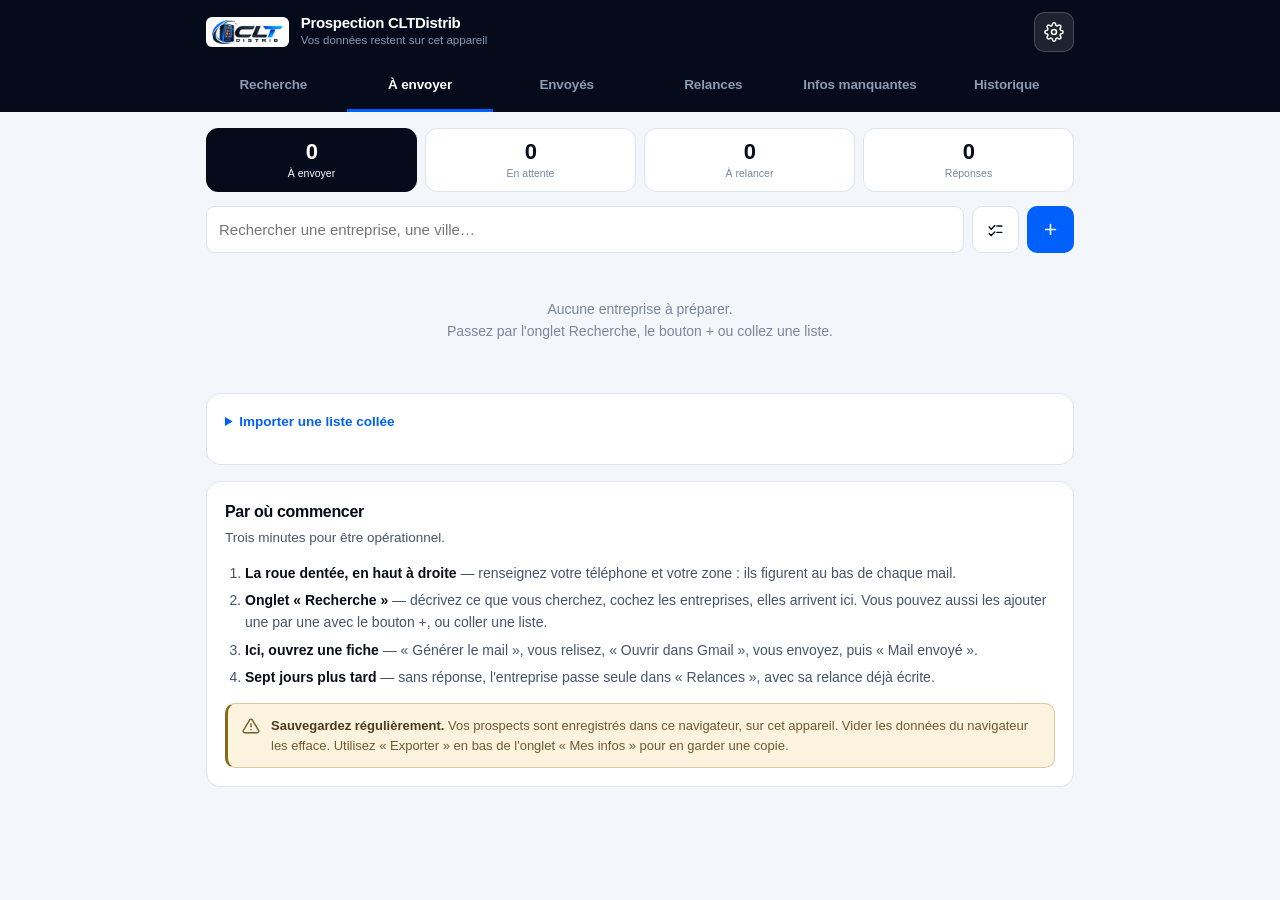
<file: prospection.html>
<!DOCTYPE html>
<html lang="fr">
<head>
<meta charset="UTF-8">
<meta name="viewport" content="width=device-width, initial-scale=1.0">
<title>Prospection — CLTDistrib</title>
<meta name="robots" content="noindex, nofollow">
<meta name="theme-color" content="#050B1A">
<link rel="icon" type="image/png" sizes="96x96" href="images/favicon-96.png">
<link rel="apple-touch-icon" href="images/apple-touch-icon.png">
<style>
  :root{
    --brand:#0060FC; --brand-deep:#003A9E; --brand-tint:#E8F0FF;
    --navy:#050B1A; --navy-2:#0F1A30;
    --ink:#080D18; --ink-soft:#46536A; --ink-faint:#7A869B;
    --line:#DDE4EF; --line-soft:#ECF0F8; --bg:#F3F6FB;
    --ok:#12764A; --ok-tint:#E4F5EC;
    --wait:#8A6A18; --wait-tint:#FCF3DE;
    --late:#A33528; --late-tint:#FCEAE7;
    --info:#0B4FBF; --info-tint:#E6EEFE;
    --mute:#5A6879; --mute-tint:#EEF1F6;
  }
  *,*::before,*::after{ box-sizing:border-box; }
  html{ -webkit-text-size-adjust:100%; }
  body{
    margin:0; background:var(--bg); color:var(--ink);
    font-family:'Inter',-apple-system,BlinkMacSystemFont,"Segoe UI",Roboto,sans-serif;
    font-size:16px; line-height:1.55; -webkit-font-smoothing:antialiased;
  }
  .wrap{ max-width:900px; margin:0 auto; padding:0 16px 90px; }

  /* ---------- en-tête ---------- */
  .top{ background:var(--navy); color:#fff; position:sticky; top:0; z-index:30; }
  .top__in{ max-width:900px; margin:0 auto; padding:12px 16px; display:flex; align-items:center; gap:12px; }
  .top__logo{ height:30px; width:auto; display:block; background:#fff; border-radius:6px; padding:3px 6px; }
  .top__t{ flex:1; min-width:0; }
  .top__t strong{ display:block; font-size:15px; letter-spacing:-0.02em; line-height:1.2; }
  .top__t span{ display:block; font-size:11.5px; color:#8B9AB5; }
  .top__set{
    font:inherit; background:rgba(255,255,255,.1); border:1px solid rgba(255,255,255,.18); color:#fff;
    width:40px; height:40px; border-radius:10px; display:flex; align-items:center; justify-content:center;
    cursor:pointer; flex-shrink:0;
  }
  .top__set svg{ width:20px; height:20px; }
  .top__set.is-on{ background:var(--brand); border-color:var(--brand); }
  .tabs{
    display:flex; gap:0; max-width:900px; margin:0 auto; padding:0 10px;
    overflow-x:auto; -webkit-overflow-scrolling:touch; scrollbar-width:none;
  }
  .tabs::-webkit-scrollbar{ display:none; }
  .tabs button{
    flex:0 0 auto; font:inherit; font-size:12.5px; font-weight:600; padding:11px 9px 13px; min-height:46px;
    background:none; border:none; border-bottom:3px solid transparent; color:#8B9AB5; cursor:pointer;
    white-space:nowrap; letter-spacing:-0.01em;
  }
  @media (min-width:760px){ .tabs button{ flex:1; font-size:13.5px; } }
  .tabs button.is-on{ color:#fff; border-bottom-color:var(--brand); }

  /* ---------- blocs ---------- */
  .card{ background:#fff; border:1px solid var(--line); border-radius:14px; padding:18px; margin-top:16px; }
  .card > h2{ font-size:16px; letter-spacing:-0.02em; margin:0 0 3px; color:var(--navy); }
  .card > h2 + p{ margin:0 0 14px; font-size:13.5px; color:var(--ink-soft); }
  h3{ font-size:14.5px; margin:0; letter-spacing:-0.01em; }

  .note{ font-size:12.5px; color:var(--ink-faint); line-height:1.5; }
  .warn{
    display:flex; gap:11px; align-items:flex-start; background:#FCF3DE;
    border:1px solid rgba(138,106,24,.3); border-left:3px solid #8A6A18;
    border-radius:10px; padding:12px 14px; font-size:13px; color:#6F5A31; line-height:1.5;
  }
  .warn strong{ color:#4A3B1F; }
  .warn svg{ width:18px; height:18px; flex-shrink:0; margin-top:1px; }

  /* ---------- indicateurs ---------- */
  .kpis{ display:grid; grid-template-columns:repeat(4,1fr); gap:8px; margin-top:16px; }
  .kpi{
    background:#fff; border:1px solid var(--line); border-radius:12px; padding:11px 10px;
    text-align:center; cursor:pointer; transition:border-color .15s, background-color .15s;
  }
  .kpi:hover{ border-color:var(--brand); }
  .kpi.is-on{ background:var(--navy); border-color:var(--navy); }
  .kpi.is-on b, .kpi.is-on span{ color:#fff; }
  .kpi b{ display:block; font-size:22px; line-height:1.1; letter-spacing:-0.03em; color:var(--navy); }
  .kpi span{ display:block; font-size:10.5px; color:var(--ink-faint); margin-top:3px; line-height:1.25; }
  @media (max-width:520px){ .kpi b{ font-size:19px; } }

  /* ---------- recherche et actions ---------- */
  .bar{ display:flex; gap:8px; margin-top:14px; }
  .bar input{ flex:1; min-width:0; }
  .bar .btn{ padding-left:14px; padding-right:14px; }
  .btn{
    font:inherit; font-size:15px; font-weight:600; padding:12px 18px; min-height:46px;
    border-radius:10px; border:1px solid transparent; cursor:pointer;
    display:inline-flex; align-items:center; justify-content:center; gap:8px; text-decoration:none;
  }
  .btn svg{ width:17px; height:17px; }
  .btn--main{ background:var(--brand); color:#fff; }
  .btn--main:active{ background:var(--brand-deep); }
  .btn--dark{ background:var(--navy); color:#fff; }
  .btn--ghost{ background:#fff; color:var(--navy); border-color:var(--line); }
  .btn--danger{ background:#fff; color:var(--late); border-color:#F0CFC9; }
  .btn--sm{ font-size:13.5px; padding:9px 13px; min-height:40px; border-radius:8px; }
  .btn--wide{ width:100%; }
  .btn:disabled{ opacity:.5; cursor:not-allowed; }

  input,select,textarea{
    font:inherit; font-size:15px; padding:11px 12px; border:1px solid var(--line);
    border-radius:9px; background:#fff; color:var(--ink); width:100%; min-height:44px;
  }
  input:focus,select:focus,textarea:focus{ outline:none; border-color:var(--brand); box-shadow:0 0 0 3px rgba(0,96,252,.13); }
  textarea{ min-height:110px; resize:vertical; line-height:1.55; }
  label{ font-size:12px; font-weight:600; color:var(--ink-soft); display:block; margin-bottom:4px; }
  label .opt{ font-weight:400; color:var(--ink-faint); }
  .grid{ display:grid; grid-template-columns:1fr 1fr; gap:11px; }
  .grid .full{ grid-column:1 / -1; }
  @media (max-width:560px){ .grid{ grid-template-columns:1fr; } }

  /* ---------- liste des prospects ---------- */
  .liste{ margin-top:12px; }
  .groupe + .groupe{ margin-top:22px; }
  .groupe__t{ display:flex; align-items:center; gap:9px; margin-bottom:5px; }
  .groupe__t h2{ font-size:15px; color:var(--navy); letter-spacing:-0.02em; }
  .groupe__t span{
    font-size:11.5px; font-weight:700; color:var(--ink-soft); background:var(--line-soft);
    border-radius:99px; padding:2px 9px;
  }
  .pros + .pros{ margin-top:8px; }
  .pros{
    width:100%; text-align:left; background:#fff; border:1px solid var(--line); border-radius:12px;
    padding:13px 14px; cursor:pointer; display:flex; gap:12px; align-items:flex-start;
    transition:border-color .15s, transform .12s;
  }
  .pros:hover{ border-color:var(--brand); }
  .pros:active{ transform:scale(.995); }
  .pros__c{ flex:1; min-width:0; display:block; }
  .pros__n{ display:block; font-weight:600; font-size:15px; color:var(--navy); letter-spacing:-0.01em; line-height:1.3; }
  .pros__m{ display:block; font-size:12.5px; color:var(--ink-faint); margin-top:3px; line-height:1.35; }
  .pros__a{ display:block; font-size:12.5px; margin-top:6px; font-weight:600; line-height:1.35; }
  .pros__a--late{ color:var(--late); }
  .pros__a--soon{ color:var(--wait); }
  .pill{
    display:inline-block; font-size:10.5px; font-weight:700; letter-spacing:.04em; text-transform:uppercase;
    padding:4px 9px; border-radius:99px; white-space:nowrap; flex-shrink:0;
  }
  .p-a_envoyer{ background:var(--mute-tint); color:var(--mute); }
  .p-envoye{ background:var(--wait-tint); color:var(--wait); }
  .p-a_relancer{ background:var(--late-tint); color:var(--late); }
  .p-relance{ background:var(--info-tint); color:var(--info); }
  .p-reponse{ background:var(--ok-tint); color:var(--ok); }
  .p-rdv{ background:var(--brand-tint); color:var(--brand-deep); }
  .p-gagne{ background:var(--ok-tint); color:var(--ok); }
  .p-refus{ background:var(--late-tint); color:var(--late); }
  /* ---------- onglet Recherche ---------- */
  .chips{ display:flex; flex-wrap:wrap; gap:7px; margin-top:8px; }
  .chip{
    font:inherit; font-size:12.5px; font-weight:600; padding:8px 12px; min-height:38px;
    border-radius:99px; border:1px solid var(--line); background:#fff; color:var(--ink-soft); cursor:pointer;
  }
  .chip.is-on{ background:var(--brand); border-color:var(--brand); color:#fff; }
  .resl{ margin-top:10px; display:flex; flex-direction:column; gap:8px; }
  .res{
    display:flex; gap:12px; align-items:flex-start; width:100%; cursor:pointer;
    background:#fff; border:1px solid var(--line); border-radius:12px; padding:13px 14px;
  }
  .res.is-on{ border-color:var(--brand); box-shadow:0 0 0 2px rgba(0,96,252,.12); }
  .res.is-deja{ opacity:.62; cursor:default; }
  .res input[type="checkbox"]{
    width:22px; height:22px; min-height:0; padding:0; margin:1px 0 0; flex-shrink:0; accent-color:var(--brand);
  }
  .res__c{ flex:1; min-width:0; display:block; }
  .res__n{ display:block; font-weight:600; font-size:15px; color:var(--navy); line-height:1.3; letter-spacing:-0.01em; }
  .res__m{ display:block; font-size:12.5px; color:var(--ink-faint); margin-top:3px; line-height:1.35; }
  .res__e{ display:block; font-size:12.5px; color:var(--ink-soft); margin-top:4px; font-weight:600; }
  .res__d{ display:block; font-size:11.5px; color:var(--brand-deep); margin-top:4px; font-weight:700; }
  .res__f{ display:block; font-size:11.5px; color:var(--wait); margin-top:3px; }
  .journal{
    margin-top:9px; padding:11px; border:1px solid var(--line); border-radius:9px; background:var(--bg);
    font-family:ui-monospace,SFMono-Regular,Menlo,monospace; font-size:10.5px; line-height:1.6;
    color:var(--ink-soft); white-space:pre-wrap; word-break:break-all; max-height:220px; overflow-y:auto;
  }
  .aide{
    margin-top:15px; background:var(--brand-tint); border:1px solid #C6D9FB; border-radius:11px; padding:13px 14px;
  }
  .aide > strong{ font-size:13.5px; color:var(--navy); }
  .aide .actions{ margin-top:0; }
  .aide .actions .btn{ flex:1 1 auto; }

  /* ---------- import par copier-coller ---------- */
  .colle__ap{ border:1px solid var(--line); border-radius:11px; background:#fff; padding:4px 13px; }
  .colle__l{ padding:9px 0; border-bottom:1px solid var(--line-soft); font-size:14px; line-height:1.4; }
  .colle__l:last-child{ border-bottom:0; }
  .colle__l strong{ color:var(--navy); font-weight:600; }
  .colle__m{ display:block; font-size:12.5px; color:var(--ink-faint); margin-top:2px; word-break:break-all; }
  .colle__m--no{ color:var(--late); font-weight:600; }
  .colle__m--tel{ color:var(--wait); font-weight:600; }
  .colle__n{ display:block; font-size:12.5px; color:var(--ink-soft); margin-top:2px; }

  /* ---------- infos manquantes ---------- */
  .manq{ background:#fff; border:1px solid var(--line); border-radius:12px; padding:13px 14px; margin-top:9px; }
  .manq__h{ display:flex; align-items:flex-start; gap:11px; }
  .manq__h input[type="checkbox"]{
    width:22px; height:22px; min-height:0; padding:0; margin:2px 0 0; flex-shrink:0; accent-color:var(--brand);
  }
  .manq__n{
    flex:1; min-width:0; text-align:left; background:none; border:0; padding:0; cursor:pointer;
    font:inherit; font-size:15px; font-weight:600; color:var(--navy); line-height:1.3;
  }
  .manq__v{ display:block; font-size:12.5px; font-weight:400; color:var(--ink-faint); margin-top:2px; }
  .manq__e{
    font-size:10px; font-weight:700; text-transform:uppercase; letter-spacing:.03em; padding:4px 8px;
    border-radius:99px; background:var(--mute-tint); color:var(--mute); white-space:nowrap; flex-shrink:0;
  }
  .manq__e--trouve{ background:var(--ok-tint); color:var(--ok); }
  .manq__e--partiel{ background:var(--wait-tint); color:var(--wait); }
  .manq__e--introuvable{ background:var(--late-tint); color:var(--late); }
  .manq__e--encours{ background:var(--info-tint); color:var(--info); }
  .manq__g{ display:grid; grid-template-columns:1fr; gap:8px; margin-top:12px; }
  @media (min-width:620px){ .manq__g{ grid-template-columns:1fr 1fr 1fr; } }
  .manq__g label{ font-size:12px; margin-bottom:0; }
  .manq__g input{ margin-top:3px; font-size:14px; padding:9px 11px; min-height:40px; }
  .mq{ font-weight:700; }
  .mq--ok{ color:var(--ok); }
  .mq--no{ color:var(--late); }
  .manq__s{ font-size:11.5px; color:var(--ink-faint); margin:10px 0 0; }
  .manq__a{ display:flex; gap:7px; flex-wrap:wrap; margin-top:11px; }
  .manq__a .btn{ flex:1 1 auto; }

  /* ---------- historique ---------- */
  .recap{ display:grid; grid-template-columns:repeat(2,1fr); gap:8px; margin-top:15px; }
  @media (min-width:560px){ .recap{ grid-template-columns:repeat(4,1fr); } }
  .recap > div{
    background:#fff; border:1px solid var(--line); border-radius:11px; padding:10px 12px;
    display:flex; align-items:baseline; gap:8px;
  }
  .recap b{ font-size:18px; color:var(--navy); letter-spacing:-0.02em; }
  .recap span{ font-size:11.5px; color:var(--ink-faint); line-height:1.3; }
  .jour{ display:flex; flex-direction:column; }
  .jour__l{
    display:flex; gap:10px; align-items:baseline; font-size:13.5px; padding:8px 0;
    border-bottom:1px solid var(--line-soft); text-align:left; width:100%;
    background:none; border-left:0; border-right:0; border-top:0; cursor:pointer; font-family:inherit;
  }
  .jour__l:last-child{ border-bottom:0; }
  .jour__d{ font-family:ui-monospace,Menlo,monospace; font-size:11px; color:var(--ink-faint); flex-shrink:0; }
  .jour__c{ flex:1; min-width:0; }
  .jour__e{ display:block; font-weight:600; color:var(--navy); }
  .jour__t{ display:block; color:var(--ink-soft); margin-top:1px; }

  /* ---------- mode sélection ---------- */
  .pros--sel{ cursor:pointer; }
  .pros input[type="checkbox"]{
    width:23px; height:23px; min-height:0; padding:0; margin:1px 0 0; flex-shrink:0; accent-color:var(--brand);
  }
  .selbar{
    position:fixed; left:0; right:0; bottom:0; z-index:50; display:none;
    background:#fff; border-top:1px solid var(--line);
    padding:11px 16px calc(11px + env(safe-area-inset-bottom));
    box-shadow:0 -6px 22px rgba(5,11,26,.09);
  }
  .selbar.is-on{ display:block; }
  .selbar__in{ max-width:720px; margin:0 auto; display:flex; align-items:center; gap:9px; }
  .selbar__in span{ flex:1; min-width:0; font-size:13.5px; font-weight:600; color:var(--ink-soft); }
  body.en-selection{ padding-bottom:74px; }
  body.en-selection .flash{ bottom:92px; }

  .vide{ text-align:center; padding:34px 14px; color:var(--ink-faint); font-size:14px; }

  /* ---------- fiche prospect ---------- */
  .sheet{ position:fixed; inset:0; z-index:60; background:rgba(5,11,26,.45); display:none; }
  .sheet.is-on{ display:block; }
  .sheet__in{
    position:absolute; inset:auto 0 0 0; max-height:94vh; overflow-y:auto; background:var(--bg);
    border-radius:18px 18px 0 0; -webkit-overflow-scrolling:touch;
  }
  @media (min-width:760px){
    .sheet__in{ position:relative; margin:36px auto; max-width:720px; border-radius:16px; inset:auto; }
  }
  .sheet__bar{
    position:sticky; top:0; z-index:2; background:#fff; border-bottom:1px solid var(--line);
    padding:13px 16px; display:flex; align-items:center; gap:12px; border-radius:18px 18px 0 0;
  }
  .sheet__bar h3{ flex:1; min-width:0; font-size:16px; color:var(--navy); }
  .sheet__body{ padding:0 16px 30px; }

  .etapes{ display:flex; gap:6px; margin-top:12px; overflow-x:auto; padding-bottom:4px; }
  .etape{
    font:inherit; font-size:12.5px; font-weight:600; padding:9px 12px; min-height:40px; white-space:nowrap;
    border-radius:9px; border:1px solid var(--line); background:#fff; color:var(--ink-soft); cursor:pointer;
  }
  .etape.is-on{ background:var(--navy); border-color:var(--navy); color:#fff; }

  .hist{ margin-top:10px; display:flex; flex-direction:column; gap:7px; }
  .hist__l{ display:flex; gap:9px; font-size:12.5px; color:var(--ink-soft); align-items:baseline; }
  .hist__d{ font-family:ui-monospace,SFMono-Regular,Menlo,monospace; font-size:11px; color:var(--ink-faint); flex-shrink:0; }

  .apercu{
    background:#fff; border:1px solid var(--line); border-radius:11px; padding:14px; margin-top:10px;
    font-size:14px; line-height:1.6; white-space:pre-wrap; color:var(--ink); word-break:break-word;
  }
  .objet{ font-weight:600; color:var(--navy); padding-bottom:9px; margin-bottom:9px; border-bottom:1px solid var(--line-soft); }
  .actions{ display:flex; gap:8px; flex-wrap:wrap; margin-top:12px; }
  .actions .btn{ flex:1 1 150px; }

  .flash{
    position:fixed; left:50%; bottom:22px; transform:translateX(-50%) translateY(12px);
    background:var(--navy); color:#fff; padding:12px 18px; border-radius:11px; font-size:14px; font-weight:600;
    box-shadow:0 12px 32px rgba(5,11,26,.3); opacity:0; pointer-events:none; transition:opacity .2s, transform .2s;
    z-index:90; max-width:calc(100% - 32px); text-align:center;
  }
  .flash.is-on{ opacity:1; transform:translateX(-50%) translateY(0); }
  .flash--action{ display:flex; align-items:center; gap:14px; text-align:left; padding:10px 12px 10px 18px; }
  .flash__b{
    font:inherit; font-size:13.5px; font-weight:700; color:#fff; background:rgba(255,255,255,.16);
    border:1px solid rgba(255,255,255,.3); border-radius:8px; padding:8px 13px; min-height:38px;
    cursor:pointer; flex-shrink:0;
  }
  .corb{ display:flex; flex-direction:column; gap:7px; margin-top:11px; }
  .corb__l{
    display:flex; align-items:center; gap:10px; background:#fff; border:1px solid var(--line);
    border-radius:10px; padding:10px 12px;
  }
  .corb__c{ flex:1; min-width:0; }
  .corb__n{ display:block; font-size:14px; font-weight:600; color:var(--navy); line-height:1.3; }
  .corb__d{ display:block; font-size:12px; color:var(--ink-faint); margin-top:2px; }

  .vue{ display:none; }
  .vue.is-on{ display:block; }

  details{ margin-top:12px; }
  summary{ cursor:pointer; font-size:13.5px; font-weight:600; color:var(--brand); min-height:34px; }
  ol{ margin:9px 0 0; padding-left:20px; font-size:14px; color:var(--ink-soft); }
  ol li{ margin-bottom:6px; }
  ol strong{ color:var(--ink); }
  a{ color:var(--brand); }

  /* ---------- onglet Mes infos ---------- */
  .sig-prev{ background:#fff; border:1px solid var(--line); border-radius:11px; padding:16px; overflow-x:auto; margin-top:10px; }
  .av-row{ display:flex; align-items:center; gap:16px; flex-wrap:wrap; }
  .av-big{ width:104px; height:104px; border-radius:50%; display:block; flex-shrink:0; }
  .av-min{ display:flex; align-items:center; gap:10px; }
  .av-min img{ border-radius:50%; display:block; }
  .av-min small{ font-size:10.5px; color:var(--ink-faint); font-family:ui-monospace,monospace; }
  .av-txt{ flex:1 1 220px; }
  .miss{ background:#FCF3DE; border:1px dashed #8A6A18; border-radius:10px; padding:11px 13px; font-size:13px; color:#6F5A31; margin-top:12px; }
  .miss:empty{ display:none; }
  .code{
    width:100%; margin-top:9px; min-height:130px; font-family:ui-monospace,SFMono-Regular,Menlo,monospace;
    font-size:11px; line-height:1.5; background:var(--bg); color:var(--ink-soft);
  }
</style>
</head>
<body>

<header class="top">
  <div class="top__in">
    <img class="top__logo" src="images/signature-logo.png" alt="CLTDistrib">
    <div class="top__t">
      <strong>Prospection CLTDistrib</strong>
      <span id="topResume">Vos données restent sur cet appareil</span>
    </div>
    <button class="top__set" id="allerInfos" type="button" aria-label="Mes infos et réglages">
      <svg viewBox="0 0 24 24" fill="none" stroke="currentColor" stroke-width="1.8" stroke-linecap="round" stroke-linejoin="round"><circle cx="12" cy="12" r="3"/><path d="M19.4 15a1.65 1.65 0 0 0 .33 1.82l.06.06a2 2 0 1 1-2.83 2.83l-.06-.06a1.65 1.65 0 0 0-1.82-.33 1.65 1.65 0 0 0-1 1.51V21a2 2 0 1 1-4 0v-.09A1.65 1.65 0 0 0 9 19.4a1.65 1.65 0 0 0-1.82.33l-.06.06a2 2 0 1 1-2.83-2.83l.06-.06a1.65 1.65 0 0 0 .33-1.82 1.65 1.65 0 0 0-1.51-1H3a2 2 0 1 1 0-4h.09A1.65 1.65 0 0 0 4.6 9a1.65 1.65 0 0 0-.33-1.82l-.06-.06a2 2 0 1 1 2.83-2.83l.06.06A1.65 1.65 0 0 0 9 4.6h.09A1.65 1.65 0 0 0 10 3.09V3a2 2 0 1 1 4 0v.09A1.65 1.65 0 0 0 15 4.6a1.65 1.65 0 0 0 1.82-.33l.06-.06a2 2 0 1 1 2.83 2.83l-.06.06A1.65 1.65 0 0 0 19.4 9v.09a1.65 1.65 0 0 0 1.51 1H21a2 2 0 1 1 0 4h-.09a1.65 1.65 0 0 0-1.51 1z"/></svg>
    </button>
  </div>
  <div class="tabs">
    <button data-vue="recherche" type="button">Recherche</button>
    <button class="is-on" data-vue="envoyer" type="button">À envoyer</button>
    <button data-vue="envoyes" type="button">Envoyés</button>
    <button data-vue="relances" type="button">Relances</button>
    <button data-vue="manquantes" type="button">Infos manquantes</button>
    <button data-vue="historique" type="button">Historique</button>
  </div>
</header>

<div class="wrap">

  <!-- ====== LISTES : à envoyer, envoyés, relances (même bloc) ====== -->
  <div class="vue is-on" id="v-liste">

    <div class="kpis" id="kpis"></div>

    <div class="bar">
      <input id="q" type="search" placeholder="Rechercher une entreprise, une ville…" aria-label="Rechercher">
      <button class="btn btn--ghost" id="modeSel" type="button" aria-label="Sélectionner plusieurs entreprises">
        <svg viewBox="0 0 24 24" fill="none" stroke="currentColor" stroke-width="2" stroke-linecap="round" stroke-linejoin="round"><path d="m3 8.5 3 3 5-5"/><path d="m3 17.5 3 3 5-5"/><path d="M14 7h7M14 16h7"/></svg>
      </button>
      <button class="btn btn--main" id="ajouter" type="button" aria-label="Ajouter une entreprise">
        <svg viewBox="0 0 24 24" fill="none" stroke="currentColor" stroke-width="2.2" stroke-linecap="round"><path d="M12 5v14M5 12h14"/></svg>
      </button>
    </div>

    <div class="liste" id="liste"></div>

    <details class="card" id="coller">
      <summary>Importer une liste collée</summary>
      <p class="note" style="margin:12px 0 14px">
        Une ligne par entreprise. Chaque ligne peut contenir un numéro, le nom, l'adresse email
        et une note, séparés par une tabulation, un point-virgule ou deux espaces. L'ordre n'a pas
        d'importance : l'adresse email est reconnue toute seule.
      </p>
      <label for="colle">Votre liste</label>
      <textarea id="colle" spellcheck="false" placeholder="1&#9;contact@exemple.fr&#9;Nom de l'entreprise&#9;note libre
2&#9;contact@autre-exemple.fr&#9;Autre entreprise"></textarea>
      <div class="grid" style="margin-top:12px">
        <div>
          <label for="colleStatut">Statut à leur donner</label>
          <select id="colleStatut"></select>
        </div>
        <div>
          <label for="colleDate">Date correspondante</label>
          <input id="colleDate" type="date">
        </div>
        <div class="full">
          <label for="colleType">Type d'établissement <span class="opt">— modifiable ensuite, fiche par fiche</span></label>
          <select id="colleType"></select>
        </div>
      </div>
      <div class="actions">
        <button class="btn btn--dark btn--wide" id="colleLire" type="button">Analyser la liste</button>
      </div>
      <div id="colleApercu"></div>
    </details>

    <div class="card" id="demarrage">
      <h2>Par où commencer</h2>
      <p>Trois minutes pour être opérationnel.</p>
      <ol>
        <li><strong>La roue dentée, en haut à droite</strong> — renseignez votre téléphone et votre zone : ils figurent au bas de chaque mail.</li>
        <li><strong>Onglet « Recherche »</strong> — décrivez ce que vous cherchez, cochez les entreprises, elles arrivent ici. Vous pouvez aussi les ajouter une par une avec le bouton +, ou coller une liste.</li>
        <li><strong>Ici, ouvrez une fiche</strong> — « Générer le mail », vous relisez, « Ouvrir dans Gmail », vous envoyez, puis « Mail envoyé ».</li>
        <li><strong>Sept jours plus tard</strong> — sans réponse, l'entreprise passe seule dans « Relances », avec sa relance déjà écrite.</li>
      </ol>
      <div class="warn" style="margin-top:14px">
        <svg viewBox="0 0 24 24" fill="none" stroke="currentColor" stroke-width="1.9" stroke-linecap="round"><path d="M10.3 3.9 1.8 18a2 2 0 0 0 1.7 3h17a2 2 0 0 0 1.7-3L13.7 3.9a2 2 0 0 0-3.4 0z"/><path d="M12 9v4M12 17h.01"/></svg>
        <div><strong>Sauvegardez régulièrement.</strong> Vos prospects sont enregistrés dans ce navigateur, sur cet appareil. Vider les données du navigateur les efface. Utilisez « Exporter » en bas de l'onglet « Mes infos » pour en garder une copie.</div>
      </div>
    </div>
  </div>

  <!-- ======================= INFOS MANQUANTES ======================= -->
  <div class="vue" id="v-manquantes">
    <div class="recap" id="manqRecap"></div>

    <div class="card">
      <h2>Compléter les coordonnées</h2>
      <p>Une entreprise sort de cette liste dès qu'elle a un téléphone et un e-mail. Le site internet est un plus, pas une obligation.</p>
      <div class="actions">
        <button class="btn btn--main" id="manqToutes" type="button">Rechercher pour toutes</button>
        <button class="btn btn--dark" id="manqSel" type="button" disabled>Rechercher les cochées</button>
      </div>
      <p class="note" id="manqEtat" style="margin-top:11px"></p>
    </div>

    <div class="chips" id="manqFiltres" style="margin-top:15px"></div>
    <div id="manqListe"></div>
  </div>

  <!-- ============================ HISTORIQUE ============================ -->
  <div class="vue" id="v-historique">
    <div class="recap" id="recap"></div>
    <div class="card">
      <h2>Journal des actions</h2>
      <p>Tout ce qui s'est passé, du plus récent au plus ancien.</p>
      <div id="journal"></div>
    </div>
  </div>

  <!-- ============================ RECHERCHE ============================ -->
  <div class="vue" id="v-recherche">

    <div class="card">
      <h2>Dites ce que vous cherchez</h2>
      <p>Une phrase suffit. Les critères compris s'affichent dessous, corrigez-les si besoin.</p>
      <textarea id="rqTexte" rows="2" spellcheck="false" style="min-height:76px"
        placeholder="des usines de plus de 20 salariés autour de Mantes-la-Jolie, 20 km"></textarea>
      <div class="actions">
        <button class="btn btn--main btn--wide" id="rqGo" type="button">Chercher des entreprises</button>
      </div>
      <p class="note" style="margin-top:11px">
        Recherche dans la base SIRENE de l'INSEE, via l'annuaire des entreprises de l'État.
        Les adresses email n'y figurent pas : chaque fiche vous donne un raccourci pour la trouver.
      </p>
    </div>

    <div class="card">
      <h2>Critères</h2>
      <div class="grid">
        <div class="full">
          <label for="rqLieu">Ville, code postal ou département</label>
          <input id="rqLieu" type="text" autocomplete="off" placeholder="Mantes-la-Jolie, 78200 ou 78">
          <p class="note" id="rqLieuEtat" style="margin-top:5px"></p>
        </div>
        <div>
          <label for="rqRayon">Périmètre</label>
          <select id="rqRayon"></select>
        </div>
        <div>
          <label for="rqEffectif">Taille</label>
          <select id="rqEffectif"></select>
        </div>
        <div>
          <label for="rqNombre">Nombre de résultats</label>
          <select id="rqNombre">
            <option value="25">25</option>
            <option value="50" selected>50</option>
            <option value="75">75</option>
            <option value="100">100</option>
          </select>
        </div>
        <div class="full">
          <label for="rqMots">Mots-clés <span class="opt">— facultatif</span></label>
          <input id="rqMots" type="text" autocomplete="off" placeholder="un mot du nom de l'entreprise">
        </div>
      </div>
      <label style="margin-top:15px">Secteurs</label>
      <div class="chips" id="rqChips"></div>
      <div class="actions">
        <button class="btn btn--dark btn--wide" id="rqAppliquer" type="button">Relancer avec ces critères</button>
      </div>
    </div>

    <div id="rqRes"></div>

    <details id="rqTech">
      <summary>Détail technique</summary>
      <p class="note" style="margin-top:8px">Les adresses interrogées, utiles si un résultat vous surprend.</p>
      <div class="journal" id="rqJournal"></div>
    </details>
  </div>

  <!-- ============================ MES INFOS ============================ -->
  <div class="vue" id="v-infos">

    <div class="card">
      <h2>Vos coordonnées</h2>
      <p>Reprises dans la signature et dans les mails générés. Les champs vides n'apparaissent nulle part.</p>
      <div class="grid">
        <div><label for="nom">Nom et prénom</label><input id="nom" value="Clément Pires Valente"></div>
        <div><label for="fonction">Fonction</label><input id="fonction" value="Fondateur"></div>
        <div><label for="tel">Téléphone</label><input id="tel" type="tel" placeholder="06 00 00 00 00"></div>
        <div><label for="email">Email</label><input id="email" type="email" value="clementpiresvalente@gmail.com"></div>
        <div class="full"><label for="zone">Zone d'intervention</label><input id="zone" placeholder="Ex : Yvelines et communes limitrophes"></div>
        <div class="full"><label for="site">Site internet</label><input id="site" value="https://clt78.github.io/cltdistrib-site/"></div>
        <div class="full"><label for="siret">SIRET <span class="opt">— facultatif, à ajouter dès l'immatriculation</span></label><input id="siret" placeholder="000 000 000 00000"></div>
      </div>
      <div class="miss" id="miss"></div>
    </div>

    <div class="card">
      <h2>Signature email</h2>
      <p>À installer une fois dans Gmail : elle s'ajoutera ensuite à chaque message, y compris ceux générés ici.</p>
      <div class="etapes">
        <button class="etape is-on" data-sig="complete" type="button">Complète</button>
        <button class="etape" data-sig="courte" type="button">Courte (réponses)</button>
      </div>
      <div class="sig-prev"><div id="sig"></div></div>
      <div class="actions">
        <button class="btn btn--main" id="copierSig" type="button">Copier la signature</button>
        <button class="btn btn--ghost" id="copierCode" type="button">Copier le code HTML</button>
      </div>
      <details>
        <summary>Voir le code HTML</summary>
        <textarea class="code" id="code" readonly onclick="this.select()"></textarea>
      </details>
      <details>
        <summary>Où la coller</summary>
        <ol>
          <li><strong>Gmail sur ordinateur</strong> — roue dentée → « Voir tous les paramètres » → Général → Signature → « Créer » → coller → « Enregistrer les modifications » en bas.</li>
          <li><strong>Gmail sur téléphone</strong> — l'application ne gère que le texte brut. Ouvrez <a href="https://mail.google.com" target="_blank" rel="noopener">mail.google.com</a> en mode ordinateur pour coller ; la signature se synchronise ensuite.</li>
          <li><strong>Outlook</strong> — Fichier → Options → Courrier → Signatures → Nouveau → coller.</li>
        </ol>
      </details>
    </div>

    <div class="card">
      <h2>Photo de profil Gmail</h2>
      <p>Google l'affiche en rond, et à 32 pixels dans la liste des messages : d'où le lettrage seul plutôt que le logo complet.</p>
      <div class="av-row">
        <img class="av-big" src="images/avatar-gmail.png" alt="Photo de profil CLTDistrib">
        <div class="av-min">
          <span style="display:flex;flex-direction:column;align-items:center;gap:4px"><img src="images/avatar-gmail.png" alt="" width="48" height="48"><small>48 px</small></span>
          <span style="display:flex;flex-direction:column;align-items:center;gap:4px"><img src="images/avatar-gmail.png" alt="" width="32" height="32"><small>32 px</small></span>
        </div>
        <div class="av-txt">
          <p class="note" style="margin:0 0 10px">1024 × 1024 px, bien au-delà du minimum de 250 px demandé par Google.</p>
          <a class="btn btn--main btn--sm" href="images/avatar-gmail.png" download="cltdistrib-avatar.png">Télécharger</a>
        </div>
      </div>
      <details>
        <summary>Comment la mettre en place</summary>
        <ol>
          <li><strong>Téléphone</strong> — appui long sur l'image, « Enregistrer ». Puis Gmail → votre initiale en haut à droite → « Gérer votre compte Google » → Informations personnelles → Photo.</li>
          <li><strong>Ordinateur</strong> — bouton « Télécharger », puis <a href="https://myaccount.google.com/personal-info" target="_blank" rel="noopener">myaccount.google.com/personal-info</a> → Photo.</li>
        </ol>
      </details>
    </div>

    <div class="card">
      <h2>Comment cette page fonctionne</h2>
      <p>Rien à installer, rien à connecter, aucun compte à créer.</p>
      <ol>
        <li><strong>Vos entreprises</strong> — ajoutées une par une, collées depuis une liste, ou trouvées par l'onglet « Recherche ».</li>
        <li><strong>Le mail</strong> — écrit pour le type d'établissement et la fonction du contact. Vous copiez l'objet et le message, vous envoyez depuis votre boîte, puis « J'ai envoyé ce mail ».</li>
        <li><strong>Le suivi</strong> — au bout de sept jours sans réponse, l'entreprise passe d'elle-même dans « À relancer », avec un mail de relance déjà rédigé.</li>
      </ol>
      <details>
        <summary>Faire partir les mails tout seuls</summary>
        <p class="note" style="margin-top:9px">Un site ne peut pas envoyer de mail à votre place : il faudrait faire tourner du code dans votre compte Google. <a href="application.html">La marche à suivre existe</a> si un jour vous en avez envie, mais ce n'est pas nécessaire pour prospecter.</p>
      </details>
    </div>

    <div class="card">
      <h2>Corbeille</h2>
      <p>Ce que vous supprimez reste ici un mois : une suppression en série n'est jamais définitive tout de suite.</p>
      <div id="corbeille"></div>
    </div>

    <div class="card">
      <h2>Sauvegarde</h2>
      <p>Vos prospects et vos coordonnées vivent dans ce navigateur. Exportez de temps en temps, et pour passer du téléphone à l'ordinateur.</p>
      <div class="actions">
        <button class="btn btn--dark" id="exporter" type="button">Exporter mes données</button>
        <button class="btn btn--ghost" id="importer" type="button">Importer un fichier</button>
        <button class="btn btn--ghost" id="exporterTableur" type="button">Exporter pour Google Sheets</button>
        <input type="file" id="fichier" accept="application/json" hidden>
      </div>
      <p class="note" style="margin-top:12px">Le fichier exporté contient vos prospects : gardez-le sur votre appareil ou dans un espace privé. Ne le déposez jamais dans le dépôt du site, qui est public.</p>
    </div>
  </div>

</div>

<!-- ============================ FICHE PROSPECT ============================ -->
<div class="sheet" id="fiche">
  <div class="sheet__in">
    <div class="sheet__bar">
      <h3 id="ficheTitre">Entreprise</h3>
      <button class="btn btn--ghost btn--sm" id="fermer" type="button">Fermer</button>
    </div>
    <div class="sheet__body" id="ficheCorps"></div>
  </div>
</div>

<div class="selbar" id="selbar">
  <div class="selbar__in">
    <span id="selCompte">Aucune sélection</span>
    <button class="btn btn--ghost btn--sm" id="selTout" type="button">Tout</button>
    <button class="btn btn--danger btn--sm" id="selSuppr" type="button" disabled>Supprimer</button>
  </div>
</div>

<div class="flash" id="flash"></div>
<script>
(function(){
"use strict";

/* ============================================================
   DONNÉES — tout reste dans ce navigateur, rien n'est envoyé
   ============================================================ */
var CLE = "cltdistrib-prospection";
var D = { infos:{}, prospects:[], corbeille:[] };

var INFOS_DEFAUT = {
  nom:"Clément Pires Valente", fonction:"Fondateur", tel:"",
  email:"clementpiresvalente@gmail.com", zone:"",
  site:"https://clt78.github.io/cltdistrib-site/", siret:""
};

function charger(){
  try{
    var brut = localStorage.getItem(CLE);
    if(brut){
      var p = JSON.parse(brut);
      D.infos = p.infos || {};
      D.prospects = Array.isArray(p.prospects) ? p.prospects : [];
      D.corbeille = Array.isArray(p.corbeille) ? p.corbeille : [];
      migrer();
    }
  }catch(e){ /* navigation privée ou données abîmées : on repart à vide */ }
  Object.keys(INFOS_DEFAUT).forEach(function(k){
    if(typeof D.infos[k] !== "string") D.infos[k] = INFOS_DEFAUT[k];
  });
}
/* Reprise des fiches enregistrées avant le changement de statuts et de
   types : rien à ressaisir. */
function migrer(){
  var n = 0;
  D.prospects.forEach(function(p){
    if(ANCIENS_STATUTS[p.statut]){ p.statut = ANCIENS_STATUTS[p.statut]; n++; }
    ["adresse", "objet", "corps", "activite", "site", "siren",
     "telSource", "emailSource", "siteSource", "etatRecherche", "dateRecherche"].forEach(function(k){
      if(typeof p[k] !== "string") p[k] = "";
    });
    /* Les laveries, garages et contrôles techniques étaient rangés dans le
       type fourre-tout : ils ont maintenant leur propre argumentaire. */
    if(!p.type || p.type === "Établissement accueillant du public"){
      var t = typeDepuisMots([p.activite, p.note, p.entreprise].join(" "));
      if(t && t !== p.type){ p.type = t; n++; }
    }
  });
  if(n) sauver();
}

function sauver(){
  try{ localStorage.setItem(CLE, JSON.stringify(D)); }
  catch(e){ flash("Enregistrement impossible : pensez à exporter."); }
}
function uid(){ return "p" + Date.now().toString(36) + Math.random().toString(36).slice(2,6); }

/* ============================================================
   OUTILS
   ============================================================ */
function $(id){ return document.getElementById(id); }
function esc(s){
  return String(s == null ? "" : s)
    .replace(/&/g,"&amp;").replace(/</g,"&lt;").replace(/>/g,"&gt;").replace(/"/g,"&quot;");
}
function aujourdhui(){ return new Date().toISOString().slice(0,10); }
function joursDepuis(iso){
  if(!iso) return null;
  var d = new Date(iso + "T00:00:00");
  if(isNaN(d)) return null;
  return Math.floor((new Date(aujourdhui() + "T00:00:00") - d) / 86400000);
}
function dateFr(iso){
  if(!iso) return "";
  var p = iso.split("-");
  return p.length === 3 ? p[2] + "/" + p[1] + "/" + p[0] : iso;
}
var flashT = null;
function flash(txt){
  var f = $("flash");
  f.textContent = txt;
  f.classList.remove("flash--action");
  f.style.pointerEvents = "none";
  f.classList.add("is-on");
  clearTimeout(flashT);
  flashT = setTimeout(function(){ f.classList.remove("is-on"); }, 3200);
}

/* Même bandeau, mais avec un geste de rattrapage : une suppression doit
   pouvoir être défaite tout de suite, sans passer par la corbeille. */
function flashAction(txt, libelle, action){
  var f = $("flash");
  f.innerHTML = '<span>' + esc(txt) + '</span>' +
    '<button class="flash__b" type="button">' + esc(libelle) + "</button>";
  f.classList.add("is-on", "flash--action");
  f.style.pointerEvents = "auto";
  f.querySelector(".flash__b").addEventListener("click", function(){
    f.classList.remove("is-on");
    clearTimeout(flashT);
    action();
  });
  clearTimeout(flashT);
  flashT = setTimeout(function(){
    f.classList.remove("is-on");
    f.style.pointerEvents = "none";
  }, 9000);
}

/* ============================================================
   STATUTS ET RELANCES
   ============================================================ */
var STATUTS = [
  { k:"a_preparer",      l:"À préparer" },
  { k:"mail_pret",       l:"Mail prêt" },
  { k:"envoye",          l:"Mail envoyé" },
  { k:"a_relancer",      l:"À relancer" },
  { k:"relance_envoyee", l:"Relance envoyée" },
  { k:"reponse",         l:"Réponse reçue" },
  { k:"interesse",       l:"Intéressé" },
  { k:"rdv",             l:"Rendez-vous" },
  { k:"gagne",           l:"Emplacement obtenu" },
  { k:"refus",           l:"Refus" },
  { k:"stop",            l:"Ne plus contacter" }
];

/* « Relance prévue » et « relance aujourd'hui » ne sont pas enregistrés :
   ils se déduisent de la date d'envoi. Deux sources de vérité finiraient
   par se contredire. */
var ANCIENS_STATUTS = { a_envoyer:"a_preparer", relance:"relance_envoyee" };
function libelleStatut(k){
  var s = STATUTS.find(function(x){ return x.k === k; });
  return s ? s.l : k;
}
var DELAI_RELANCE = 7;   /* jours avant de proposer une relance */

/* Depuis combien de jours ce prospect attend-il ? */
function relance(p){
  if(["envoye", "a_relancer", "relance_envoyee"].indexOf(p.statut) < 0) return null;
  var base = p.statut === "relance_envoyee" ? p.dateRelance : p.dateEnvoi;
  var j = joursDepuis(base);
  if(j === null) return null;
  return { jours:j, du: p.statut === "a_relancer" };
}

/* Sept jours sans réponse : le prospect change vraiment de statut, il ne
   reste pas dans « mail envoyé » avec une mention. Appelé à l'ouverture de
   la page, donc la bascule se fait même sans y avoir touché depuis. */
function basculerRelances(){
  var n = 0;
  D.prospects.forEach(function(p){
    if(p.statut !== "envoye") return;
    var j = joursDepuis(p.dateEnvoi);
    if(j === null || j < DELAI_RELANCE) return;
    p.statut = "a_relancer";
    /* Le mail enregistré est celui du premier envoi : on le retire pour
       que la relance soit rédigée à neuf. */
    p.objet = "";
    p.corps = "";
    ajouterHisto(p, "Sans réponse depuis " + j + " jours : passé en « à relancer »");
    n++;
  });
  if(n) sauver();
  return n;
}

/* ============================================================
   MODÈLES DE MAIL — un angle par type d'établissement
   ============================================================ */
var TYPES = [
  "Entreprise / bureaux", "Usine / atelier", "BTP / chantiers", "Entrepôt / logistique",
  "Garage / carrosserie", "Contrôle technique", "Laverie / pressing",
  "Salle de sport", "Centre de formation", "Hôtel / résidence",
  "Établissement accueillant du public", "Gare / lieu de passage", "Autre"
];

var ANGLES = {
  "Entreprise / bureaux":
    "Vos équipes n'ont pas toujours de quoi boire ou grignoter sur place, et sortir pour une pause fait perdre du temps à tout le monde.",
  "Usine / atelier":
    "Sur un site en horaires décalés, les commerces sont souvent fermés quand vos équipes prennent leur pause.",
  "BTP / chantiers":
    "Sur une base-vie ou un dépôt, les équipes commencent tôt, et il n'y a pas toujours de quoi boire ou manger sur place.",
  "Garage / carrosserie":
    "Entre les clients qui patientent pendant une intervention et les équipes de l'atelier, il y a souvent du monde sur place, sans rien à proximité.",
  "Contrôle technique":
    "Un contrôle prend une vingtaine de minutes : autant de temps d'attente pour vos clients, sans rien à faire ni rien à boire.",
  "Laverie / pressing":
    "Un cycle de lavage se compte en dizaines de minutes, que vos clients passent sur place : beaucoup apprécieraient de pouvoir boire quelque chose pendant ce temps.",
  "Entrepôt / logistique":
    "Entre les zones de quai et la salle de repos, un point boissons accessible à toute heure change le quotidien des équipes.",
  "Salle de sport":
    "Une boisson fraîche ou une barre à la sortie d'une séance, c'est un service que vos adhérents attendent souvent sur place.",
  "Centre de formation":
    "Entre deux sessions, stagiaires et formateurs cherchent rarement bien loin : encore faut-il trouver quelque chose sur place.",
  "Hôtel / résidence":
    "En dehors des horaires de service, vos clients n'ont pas toujours de solution pour boire ou manger un en-cas.",
  "Établissement accueillant du public":
    "Dans un espace d'accueil ou une salle d'attente, pouvoir patienter avec une boisson change nettement l'expérience.",
  "Gare / lieu de passage":
    "Sur un lieu de passage, l'offre disponible sur place est souvent limitée alors que la fréquentation est là.",
  "Autre":
    "Proposer des boissons et des snacks sur place rend service aux personnes présentes, sans créer de point de vente."
};

/* On n'argumente pas pareil selon la personne en face : le dirigeant
   regarde la charge, le RH le confort des équipes, les services
   généraux ce qu'ils auront à piloter. */
var ROLES = [
  "", "Gérant / dirigeant", "Responsable RH", "Services généraux",
  "Responsable de site / production", "Accueil / office manager",
  "Propriétaire / gestionnaire", "Autre"
];

var ARGUMENTS_ROLE = {
  "Gérant / dirigeant":
    "Concrètement, cela ne vous demande ni investissement, ni budget à débloquer, ni temps de gestion : c'est un service en plus sur votre site, sans rien à piloter.",
  "Responsable RH":
    "C'est souvent perçu comme un petit plus par les équipes : de quoi boire ou grignoter sans quitter le site, y compris en dehors des heures de restauration.",
  "Services généraux":
    "Côté exploitation, vous n'avez rien à reprendre : un seul interlocuteur, aucun stock à suivre, aucune maintenance à intégrer dans vos contrats en cours.",
  "Responsable de site / production":
    "L'installation se fait en une intervention courte, sans arrêter l'activité, et les passages de réassort s'organisent sur les créneaux qui vous conviennent.",
  "Accueil / office manager":
    "C'est le genre de détail qui se remarque à l'accueil : un visiteur qui patiente trouve de quoi boire, sans que vous ayez à vous en occuper.",
  "Propriétaire / gestionnaire":
    "Pour vous, c'est un service disponible en permanence sur le site, sans gestion de votre côté et sans immobiliser de trésorerie."
};

function infos(){ return D.infos; }

function objetMail(p, type){
  var nom = p.entreprise || "votre établissement";
  if(type === "relance") return "Relance — distributeur de boissons et snacks pour " + nom;
  return "Un distributeur de boissons et snacks pour " + nom + " ?";
}

function signatureMail(){
  var i = infos(), l = [];
  l.push("Cordialement,");
  l.push("");
  l.push(i.nom || "");
  l.push((i.fonction ? i.fonction + " — " : "") + "CLTDistrib");
  if(i.tel) l.push(i.tel);
  if(i.email) l.push(i.email);
  if(i.site) l.push(i.site);
  return l;
}

/* Trame fixe, un paragraphe qui change selon l'activité, un autre selon la
   fonction du destinataire. Rien n'est inventé sur l'entreprise. */
function corpsMail(p, type){
  var l = [];
  l.push(p.contactNom ? "Bonjour " + p.contactNom + "," : "Bonjour,");
  l.push("");

  if(type === "relance"){
    l.push("Je me permets de revenir vers vous concernant mon précédent message au sujet de CLTDistrib " +
      "et de la possibilité d'installer un distributeur automatique de boissons et snacks sur votre site.");
    l.push("");
    l.push("Je souhaitais simplement savoir si ce type de service pourrait être envisagé dans votre établissement.");
    if(ARGUMENTS_ROLE[p.contactFonction]){
      l.push("");
      l.push(ARGUMENTS_ROLE[p.contactFonction]);
    }
    l.push("");
    l.push("Je reste à votre disposition pour échanger quelques minutes à ce sujet.");
  } else {
    l.push("Je me permets de vous contacter dans le cadre du développement de CLTDistrib, " +
      "une entreprise spécialisée dans l'exploitation de distributeurs automatiques de boissons et snacks.");
    l.push("");
    l.push(ANGLES[p.type] || ANGLES["Autre"]);
    l.push("");
    l.push("Je souhaiterais savoir si vous seriez ouverts à étudier la possibilité d'installer " +
      "un distributeur automatique sur votre site afin de proposer ce service à vos collaborateurs, clients ou visiteurs.");
    l.push("");
    l.push("CLTDistrib prend en charge l'installation, l'approvisionnement, le réassort, " +
      "l'entretien, la maintenance et la gestion des paiements.");
    l.push("");
    l.push("Le principe est simple : vous mettez à disposition un emplacement adapté, CLTDistrib s'occupe du reste.");
    if(ARGUMENTS_ROLE[p.contactFonction]){
      l.push("");
      l.push(ARGUMENTS_ROLE[p.contactFonction]);
    }
    l.push("");
    l.push("Je serais ravi de pouvoir échanger quelques minutes avec vous afin de voir " +
      "si ce projet pourrait être adapté à votre établissement.");
  }

  l.push("");
  return l.concat(signatureMail()).join("\n");
}

/* ============================================================
   SIGNATURE (reprise de la page précédente)
   ============================================================ */
var LOGO = "https://clt78.github.io/cltdistrib-site/images/signature-logo.png";
var A = "#0060FC", NAVY = "#0A1428", INK = "#1A2333", DOUX = "#5A6879", LIGNE = "#DDE4EF";
var POLICE = "Arial, 'Helvetica Neue', Helvetica, sans-serif";
var formatSig = "complete";

function siteCourt(u){ return String(u).replace(/^https?:\/\//,"").replace(/\/$/,""); }
function telLien(t){ return "tel:" + String(t).replace(/[^\d+]/g,""); }

function contactsHtml(){
  var i = infos(), d = [];
  if(i.tel)   d.push('<a href="' + telLien(i.tel) + '" style="color:' + INK + ';text-decoration:none;">' + esc(i.tel) + '</a>');
  if(i.email) d.push('<a href="mailto:' + esc(i.email) + '" style="color:' + INK + ';text-decoration:none;">' + esc(i.email) + '</a>');
  return d.join('<span style="color:' + LIGNE + ';"> &nbsp;|&nbsp; </span>');
}

function signatureComplete(){
  var i = infos(), l = [];
  l.push('<table cellpadding="0" cellspacing="0" border="0" style="border-collapse:collapse;font-family:' + POLICE + ';">');
  l.push('<tr><td style="vertical-align:top;padding:0 18px 0 0;">');
  l.push('<img src="' + LOGO + '" width="190" height="64" alt="CLTDistrib" style="display:block;border:0;outline:none;text-decoration:none;">');
  l.push('</td><td style="vertical-align:top;padding:0 0 0 18px;border-left:3px solid ' + A + ';">');
  l.push('<div style="font-family:' + POLICE + ';font-size:16px;font-weight:bold;color:' + NAVY + ';line-height:1.3;">' + esc(i.nom) + '</div>');
  if(i.fonction)
    l.push('<div style="font-family:' + POLICE + ';font-size:13px;color:' + DOUX + ';line-height:1.4;padding-top:1px;">' + esc(i.fonction) + ' — CLTDistrib</div>');
  l.push('<div style="font-family:' + POLICE + ';font-size:11px;font-weight:bold;color:' + A + ';letter-spacing:0.08em;text-transform:uppercase;padding-top:7px;">Distribution automatique &nbsp;&middot;&nbsp; Boissons &amp; snacks</div>');
  if(contactsHtml())
    l.push('<div style="font-family:' + POLICE + ';font-size:13px;color:' + INK + ';line-height:1.6;padding-top:9px;">' + contactsHtml() + '</div>');
  if(i.site)
    l.push('<div style="font-family:' + POLICE + ';font-size:13px;line-height:1.6;"><a href="' + esc(i.site) + '" style="color:' + A + ';text-decoration:none;font-weight:bold;">' + esc(siteCourt(i.site)) + '</a></div>');
  if(i.zone)
    l.push('<div style="font-family:' + POLICE + ';font-size:12.5px;color:' + DOUX + ';line-height:1.6;padding-top:2px;">Zone d\'intervention : ' + esc(i.zone) + '</div>');
  l.push('</td></tr></table>');

  l.push('<table cellpadding="0" cellspacing="0" border="0" style="border-collapse:collapse;font-family:' + POLICE + ';margin-top:14px;"><tr><td style="border-top:1px solid ' + LIGNE + ';padding-top:11px;">');
  l.push('<div style="font-family:' + POLICE + ';font-size:12.5px;color:' + NAVY + ';font-weight:bold;line-height:1.5;">Vous avez l\'emplacement, nous nous occupons du reste.</div>');
  l.push('<div style="font-family:' + POLICE + ';font-size:12px;color:' + DOUX + ';line-height:1.5;padding-top:2px;">Machine fournie, installée, approvisionnée et entretenue &mdash; étude de votre emplacement gratuite et sans engagement.</div>');
  var bas = [];
  if(i.siret) bas.push("SIRET " + esc(i.siret));
  bas.push("Message professionnel. Pour ne plus être contacté, répondez « STOP » à cet email.");
  l.push('<div style="font-family:' + POLICE + ';font-size:10.5px;color:#8A93A3;line-height:1.5;padding-top:9px;">' + bas.join(" &middot; ") + '</div>');
  l.push('</td></tr></table>');
  return l.join("");
}

function signatureCourte(){
  var i = infos(), l = [];
  l.push('<table cellpadding="0" cellspacing="0" border="0" style="border-collapse:collapse;font-family:' + POLICE + ';">');
  l.push('<tr><td style="vertical-align:middle;padding:0 14px 0 0;">');
  l.push('<img src="' + LOGO + '" width="118" height="40" alt="CLTDistrib" style="display:block;border:0;outline:none;">');
  l.push('</td><td style="vertical-align:middle;padding:0 0 0 14px;border-left:3px solid ' + A + ';">');
  l.push('<div style="font-family:' + POLICE + ';font-size:14px;font-weight:bold;color:' + NAVY + ';line-height:1.35;">' + esc(i.nom) + '</div>');
  l.push('<div style="font-family:' + POLICE + ';font-size:11.5px;color:' + DOUX + ';line-height:1.45;">CLTDistrib — Distribution automatique</div>');
  if(contactsHtml())
    l.push('<div style="font-family:' + POLICE + ';font-size:12.5px;color:' + INK + ';line-height:1.55;padding-top:3px;">' + contactsHtml() + '</div>');
  l.push('</td></tr></table>');
  return l.join("");
}

function rendreSignature(){
  var html = formatSig === "courte" ? signatureCourte() : signatureComplete();
  $("sig").innerHTML = html;
  $("code").value = html;
  var i = infos(), m = [];
  if(!i.tel)   m.push("votre <strong>téléphone</strong>");
  if(!i.zone)  m.push("votre <strong>zone d'intervention</strong>");
  if(!i.siret) m.push("votre <strong>SIRET</strong> (dès l'immatriculation)");
  $("miss").innerHTML = m.length
    ? "Il manque " + m.join(", ") + ". Ces lignes n'apparaissent ni dans la signature ni dans les mails tant qu'elles sont vides."
    : "";
}

/* ============================================================
   PRESSE-PAPIERS
   ============================================================ */
function copierTexte(txt, message){
  function repli(){
    var z = document.createElement("textarea");
    z.value = txt;
    z.style.position = "fixed"; z.style.opacity = "0";
    document.body.appendChild(z);
    z.select(); z.setSelectionRange(0, 999999);
    var ok = false;
    try{ ok = document.execCommand("copy"); }catch(e){}
    document.body.removeChild(z);
    flash(ok ? message : "Copie impossible : sélectionnez le texte à la main.");
  }
  if(navigator.clipboard && navigator.clipboard.writeText){
    navigator.clipboard.writeText(txt).then(function(){ flash(message); }).catch(repli);
  } else { repli(); }
}

function copierRiche(noeud){
  var html = noeud.innerHTML, brut = noeud.innerText;
  function repli(){
    var sel = window.getSelection(), plage = document.createRange();
    plage.selectNodeContents(noeud);
    sel.removeAllRanges(); sel.addRange(plage);
    var ok = false;
    try{ ok = document.execCommand("copy"); }catch(e){}
    sel.removeAllRanges();
    flash(ok ? "Signature copiée." : "Copie impossible : utilisez « Copier le code HTML ».");
  }
  if(window.ClipboardItem && navigator.clipboard && navigator.clipboard.write){
    navigator.clipboard.write([ new ClipboardItem({
      "text/html": new Blob([html], {type:"text/html"}),
      "text/plain": new Blob([brut], {type:"text/plain"})
    })]).then(function(){ flash("Signature copiée."); }).catch(repli);
  } else { repli(); }
}

/* ============================================================
   LISTE DES PROSPECTS
   ============================================================ */
var onglet = "envoyer";       /* onglet de liste affiché */
var recherche = "";
var modeSelection = false;
var selection = {};
var ficheId = null;

/* Quels statuts s'affichent dans quel onglet. Les entreprises ne sont
   jamais dans deux onglets à la fois, ni nulle part. */
var ONGLETS = {
  envoyer: [
    { k:"mail_pret",  t:"Mail prêt à envoyer", aide:"Ouvrez la fiche, vérifiez, puis « Ouvrir dans Gmail »." },
    { k:"a_preparer", t:"À préparer",          aide:"Ouvrez la fiche et générez le mail." }
  ],
  envoyes: [
    { k:"envoye",          t:"En attente de réponse", aide:"" },
    { k:"relance_envoyee", t:"Relancés, en attente",  aide:"" },
    { k:"reponse",         t:"Réponses reçues",       aide:"À traiter en priorité." },
    { k:"interesse",       t:"Intéressés",            aide:"" },
    { k:"rdv",             t:"Rendez-vous",           aide:"" },
    { k:"gagne",           t:"Emplacements obtenus",  aide:"" },
    { k:"refus",           t:"Refus",                 aide:"" },
    { k:"stop",            t:"Ne plus contacter",     aide:"" }
  ],
  relances: [
    { k:"a_relancer", t:"À relancer", aide:"Sept jours sans réponse. La relance est déjà écrite." }
  ]
};

function statutsDeLOnglet(){
  return (ONGLETS[onglet] || []).map(function(g){ return g.k; });
}

function compteurs(){
  var c = { tous:D.prospects.length, envoyer:0, envoyes:0, relances:0, reponses:0,
            rdv:0, gagne:0, refus:0 };
  D.prospects.forEach(function(p){
    if(p.statut === "a_preparer" || p.statut === "mail_pret") c.envoyer++;
    else if(p.statut === "envoye" || p.statut === "relance_envoyee") c.envoyes++;
    else if(p.statut === "a_relancer") c.relances++;
    if(p.statut === "reponse" || p.statut === "interesse") c.reponses++;
    if(p.statut === "rdv") c.rdv++;
    if(p.statut === "gagne") c.gagne++;
    if(p.statut === "refus" || p.statut === "stop") c.refus++;
  });
  return c;
}

/* Les compteurs servent aussi de raccourcis vers l'onglet correspondant. */
function rendreKpis(){
  var c = compteurs();
  $("topResume").textContent = (c.envoyer || c.relances)
    ? c.envoyer + " à envoyer · " + c.relances + " à relancer"
    : "Vos données restent sur cet appareil";
  var cases = [
    { v:"envoyer",  n:c.envoyer,  l:"À envoyer" },
    { v:"envoyes",  n:c.envoyes,  l:"En attente" },
    { v:"relances", n:c.relances, l:"À relancer" },
    { v:"envoyes",  n:c.reponses, l:"Réponses" }
  ];
  $("kpis").innerHTML = cases.map(function(x){
    return '<button class="kpi' + (onglet === x.v ? " is-on" : "") + '" data-onglet="' + x.v + '" type="button">' +
      "<b>" + x.n + "</b><span>" + x.l + "</span></button>";
  }).join("");
  $("kpis").querySelectorAll("[data-onglet]").forEach(function(b){
    b.addEventListener("click", function(){ allerOnglet(b.getAttribute("data-onglet")); });
  });
}

function passeFiltre(p){
  return statutsDeLOnglet().indexOf(p.statut) >= 0;
}
function passeRecherche(p){
  if(!recherche) return true;
  var t = (p.entreprise + " " + p.ville + " " + p.type + " " + (p.contactNom||"") + " " + (p.email||"")).toLowerCase();
  return t.indexOf(recherche) !== -1;
}


function dateRelancePrevue(p){
  if(!p.dateEnvoi) return "";
  var base = p.statut === "relance_envoyee" && p.dateRelance ? p.dateRelance : p.dateEnvoi;
  var d = new Date(base + "T00:00:00");
  if(isNaN(d.getTime())) return "";
  d.setDate(d.getDate() + DELAI_RELANCE);
  return d.toISOString().slice(0, 10);
}

/* « Relance dans 6 jours » puis « Relance aujourd'hui » : calculé, jamais
   enregistré, pour ne pas avoir deux vérités qui divergent. */
function libelleAttente(p){
  var r = relance(p);
  if(!r) return "";
  var reste = DELAI_RELANCE - r.jours;
  if(reste > 1) return "Relance dans " + reste + " jours";
  if(reste === 1) return "Relance demain";
  return "Relance aujourd'hui";
}

function ligneProspect(p){
  var action = "", cls = "";
  if(p.statut === "a_preparer"){
    if(p.email) action = "Mail à générer";
    else if(p.tel){ action = "À appeler — " + p.tel; cls = " pros__a--soon"; }
    else { action = "E-mail non trouvé"; cls = " pros__a--soon"; }
  }else if(p.statut === "mail_pret"){
    action = p.email ? "Prêt — " + p.email : "Mail prêt, e-mail manquant";
    cls = p.email ? " pros__a--ok" : " pros__a--soon";
  }else if(p.statut === "envoye" || p.statut === "relance_envoyee"){
    action = libelleAttente(p);
    cls = /aujourd/.test(action) ? " pros__a--late" : " pros__a--soon";
  }else if(p.statut === "a_relancer"){
    var r = relance(p);
    action = "Sans réponse depuis " + (r ? r.jours : DELAI_RELANCE) + " jours";
    cls = " pros__a--late";
  }else if(p.statut === "reponse"){
    action = "Réponse reçue le " + dateFr(p.dateReponse);
    cls = " pros__a--ok";
  }

  var meta = [p.ville, p.activite || p.type].filter(Boolean).join(" · ");
  var dedans =
    '<span class="pros__c">' +
      '<span class="pros__n">' + esc(p.entreprise || "Sans nom") + "</span>" +
      (meta ? '<span class="pros__m">' + esc(meta) + "</span>" : "") +
      (action ? '<span class="pros__a' + cls + '">' + esc(action) + "</span>" : "") +
    "</span>" +
    '<span class="pill p-' + p.statut + '">' + esc(libelleStatut(p.statut)) + "</span>";

  /* En mode sélection la ligne devient une case à cocher : un appui n'importe
     où sur la carte la coche, au lieu d'ouvrir la fiche. */
  if(modeSelection){
    return '<label class="pros pros--sel">' +
      '<input type="checkbox" data-sel="' + esc(p.id) + '"' + (selection[p.id] ? " checked" : "") + ">" +
      dedans + "</label>";
  }
  return '<button class="pros" data-id="' + p.id + '" type="button">' + dedans + "</button>";
}

var VIDE = {
  envoyer:"Aucune entreprise à préparer.\nPassez par l'onglet Recherche, le bouton + ou collez une liste.",
  envoyes:"Aucun mail envoyé pour l'instant.",
  relances:"Aucune relance à faire. Tout ce qui a été envoyé a moins de sept jours."
};

function rendreHistorique(){
  var c = compteurs();
  $("recap").innerHTML = [
    ["Prospects", c.tous], ["À envoyer", c.envoyer], ["Mails envoyés", c.envoyes],
    ["Relances à faire", c.relances], ["Réponses", c.reponses], ["Rendez-vous", c.rdv],
    ["Emplacements obtenus", c.gagne], ["Sans suite", c.refus]
  ].map(function(x){
    return "<div><b>" + x[1] + "</b><span>" + esc(x[0]) + "</span></div>";
  }).join("");

  var lignes = [];
  D.prospects.forEach(function(p){
    (p.historique || []).forEach(function(h){
      lignes.push({ date:h.date || "", t:h.t || 0, texte:h.texte || "", id:p.id, nom:p.entreprise });
    });
  });
  lignes.sort(function(a, b){
    if(a.date !== b.date) return a.date < b.date ? 1 : -1;
    return (b.t || 0) - (a.t || 0);
  });

  if(!lignes.length){
    $("journal").innerHTML = '<p class="note" style="margin:0">Rien encore. Chaque envoi, relance et changement de statut viendra s\'inscrire ici.</p>';
    return;
  }
  var montrees = lignes.slice(0, 200);
  $("journal").innerHTML = '<div class="jour">' + montrees.map(function(x){
    return '<button class="jour__l" data-id="' + esc(x.id) + '" type="button">' +
      '<span class="jour__d">' + esc(dateFr(x.date)) + "</span>" +
      '<span class="jour__c"><span class="jour__e">' + esc(x.nom || "Sans nom") + "</span>" +
      '<span class="jour__t">' + esc(x.texte) + "</span></span></button>";
  }).join("") + "</div>" +
  (lignes.length > montrees.length
    ? '<p class="note" style="margin-top:10px">' + (lignes.length - montrees.length) + " événement(s) plus ancien(s) non affiché(s).</p>"
    : "");

  $("journal").querySelectorAll("[data-id]").forEach(function(b){
    b.addEventListener("click", function(){ ouvrirFiche(b.getAttribute("data-id")); });
  });
}

function rendreListe(){
  basculerRelances();
  rendreKpis();
  var surEnvoyer = onglet === "envoyer";
  $("demarrage").style.display = (surEnvoyer && !D.prospects.length) ? "" : "none";
  $("coller").style.display = surEnvoyer ? "" : "none";

  var visibles = D.prospects.filter(function(p){ return passeFiltre(p) && passeRecherche(p); });

  if(!visibles.length){
    $("liste").innerHTML = '<div class="vide">' +
      esc(VIDE[onglet] || "Rien ici.").replace(/\n/g, "<br>") + "</div>";
    majBarreSelection();
    return;
  }

  $("liste").innerHTML = (ONGLETS[onglet] || []).map(function(g){
    var liste = visibles.filter(function(p){ return p.statut === g.k; });
    if(!liste.length) return "";
    liste.sort(function(a, b){
      var ra = relance(a), rb = relance(b);
      var d = (rb ? rb.jours : 0) - (ra ? ra.jours : 0);
      return d !== 0 ? d : (a.entreprise || "").localeCompare(b.entreprise || "", "fr");
    });
    var tousCoches = liste.every(function(p){ return selection[p.id]; });
    return '<div class="groupe">' +
      '<div class="groupe__t"><h2>' + esc(g.t) + "</h2><span>" + liste.length + "</span>" +
        (modeSelection
          ? '<button class="btn btn--ghost btn--sm" data-groupe="' + g.k + '" type="button">' +
            (tousCoches ? "Décocher" : "Cocher tout") + "</button>"
          : "") +
      "</div>" +
      (g.aide ? '<p class="note" style="margin:0 0 9px">' + esc(g.aide) + "</p>" : "") +
      liste.map(ligneProspect).join("") +
    "</div>";
  }).join("");

  $("liste").querySelectorAll("[data-id]").forEach(function(b){
    b.addEventListener("click", function(){ ouvrirFiche(b.getAttribute("data-id")); });
  });
  majBarreSelection();
}

/* ============================================================
   SÉLECTION MULTIPLE — pour supprimer d'un coup
   ============================================================ */
function prospectsVisibles(){
  return D.prospects.filter(function(p){ return passeFiltre(p) && passeRecherche(p); });
}

function nbSelectionListe(){
  return Object.keys(selection).filter(function(k){ return selection[k]; }).length;
}

function majBarreSelection(){
  var n = nbSelectionListe();
  $("selbar").classList.toggle("is-on", modeSelection);
  document.body.classList.toggle("en-selection", modeSelection);
  $("modeSel").classList.toggle("btn--dark", modeSelection);
  $("modeSel").classList.toggle("btn--ghost", !modeSelection);
  if(!modeSelection) return;
  $("selCompte").textContent = n
    ? n + (n > 1 ? " sélectionnées" : " sélectionnée")
    : "Appuyez sur celles à supprimer";
  $("selSuppr").disabled = !n;
  $("selSuppr").textContent = n ? "Supprimer " + n : "Supprimer";
  var visibles = prospectsVisibles();
  var tout = visibles.length > 0 && visibles.every(function(p){ return selection[p.id]; });
  $("selTout").textContent = tout ? "Rien" : "Tout";
}

function basculerModeSelection(force){
  modeSelection = (typeof force === "boolean") ? force : !modeSelection;
  if(!modeSelection) selection = {};
  rendreListe();
}

/* ============================================================
   INFOS MANQUANTES — compléter téléphone, e-mail et site
   ------------------------------------------------------------
   Un site servi par GitHub Pages ne peut pas parcourir le web :
   le navigateur refuse de lire une page d'un autre domaine. La
   seule source interrogeable depuis ici est OpenStreetMap, qui
   contient de vrais numéros et sites saisis par des humains.
   Ce qui n'y figure pas reste à récupérer à la main, avec les
   raccourcis prévus sous chaque entreprise. Rien n'est deviné.
   ============================================================ */

var OVERPASS = [
  "https://overpass-api.de/api/interpreter",
  "https://overpass.kumi.systems/api/interpreter"
];
var RAYON_OSM = 6000;          /* mètres autour du centre de la commune */
var PAUSE_OSM = 1200;          /* ms entre deux requêtes : service gratuit et partagé */
var MAX_PAR_SERIE = 30;

var ETATS_RECHERCHE = {
  "":           "À rechercher",
  encours:      "Recherche en cours",
  trouve:       "Informations trouvées",
  partiel:      "Informations partiellement trouvées",
  introuvable:  "Introuvable"
};

var manqFiltre = "tous";
var manqSel = {};
var manqEnCours = false;
var manqStop = false;
var geoCommunes = {};          /* commune -> {lat, lon} déjà résolue */

function manqueDe(p){
  var m = [];
  if(!p.email) m.push("E-mail");
  if(!p.tel) m.push("Téléphone");
  if(!p.site) m.push("Site");
  return m;
}

/* Téléphone et e-mail suffisent : le site n'est qu'un confort. */
function estIncomplet(p){
  return !p.email || !p.tel;
}

function compteursManq(){
  var c = { incomplets:0, email:0, tel:0, deux:0, complets:0, fait:0, introuvable:0 };
  D.prospects.forEach(function(p){
    if(estIncomplet(p)){
      c.incomplets++;
      if(!p.email) c.email++;
      if(!p.tel) c.tel++;
      if(!p.email && !p.tel) c.deux++;
      if(p.etatRecherche === "introuvable") c.introuvable++;
      if(p.dateRecherche) c.fait++;
    }else{
      c.complets++;
    }
  });
  return c;
}

var MANQ_FILTRES = [
  { k:"tous",  l:"Tout" },
  { k:"email", l:"E-mail manquant" },
  { k:"tel",   l:"Téléphone manquant" },
  { k:"deux",  l:"Les deux" },
  { k:"fait",  l:"Recherche effectuée" },
  { k:"intro", l:"Introuvable" }
];

function passeManqFiltre(p){
  if(manqFiltre === "email") return !p.email;
  if(manqFiltre === "tel")   return !p.tel;
  if(manqFiltre === "deux")  return !p.email && !p.tel;
  if(manqFiltre === "fait")  return !!p.dateRecherche;
  if(manqFiltre === "intro") return p.etatRecherche === "introuvable";
  return true;
}

function listeManquantes(){
  return D.prospects.filter(function(p){ return estIncomplet(p) && passeManqFiltre(p); })
    .sort(function(a, b){
      var da = (a.email ? 0 : 2) + (a.tel ? 0 : 1);
      var db = (b.email ? 0 : 2) + (b.tel ? 0 : 1);
      if(da !== db) return db - da;
      return (a.entreprise || "").localeCompare(b.entreprise || "", "fr");
    });
}

function marque(ok){
  return ok
    ? '<span class="mq mq--ok">✓</span>'
    : '<span class="mq mq--no">✗</span>';
}

function rendreManquantes(){
  var c = compteursManq();
  $("manqRecap").innerHTML = [
    ["Infos manquantes", c.incomplets], ["E-mail manquant", c.email],
    ["Téléphone manquant", c.tel], ["Fiches complètes", c.complets]
  ].map(function(x){
    return "<div><b>" + x[1] + "</b><span>" + esc(x[0]) + "</span></div>";
  }).join("");

  $("manqFiltres").innerHTML = MANQ_FILTRES.map(function(f){
    return '<button class="chip' + (manqFiltre === f.k ? " is-on" : "") +
      '" data-mf="' + f.k + '" type="button">' + esc(f.l) + "</button>";
  }).join("");

  var liste = listeManquantes();
  var nsel = Object.keys(manqSel).filter(function(k){ return manqSel[k]; }).length;
  $("manqSel").disabled = !nsel || manqEnCours;
  $("manqSel").textContent = nsel ? "Rechercher les " + nsel + " cochées" : "Rechercher les cochées";
  $("manqToutes").disabled = manqEnCours || !D.prospects.some(estIncomplet);

  if(!liste.length){
    $("manqListe").innerHTML = '<div class="vide">' +
      (c.incomplets
        ? "Aucune entreprise ne correspond à ce filtre."
        : "Toutes vos entreprises ont un téléphone et un e-mail.") + "</div>";
    return;
  }

  $("manqListe").innerHTML = liste.map(function(p){
    var q = encodeURIComponent('"' + (p.entreprise || "") + '" ' + (p.ville || ""));
    var etat = ETATS_RECHERCHE[p.etatRecherche] || ETATS_RECHERCHE[""];
    return '<div class="manq" data-p="' + esc(p.id) + '">' +
      '<div class="manq__h">' +
        '<input type="checkbox" data-msel="' + esc(p.id) + '"' + (manqSel[p.id] ? " checked" : "") + ">" +
        '<button class="manq__n" data-ouvrir="' + esc(p.id) + '" type="button">' +
          esc(p.entreprise || "Sans nom") +
          (p.ville ? '<span class="manq__v">' + esc(p.ville) + "</span>" : "") +
        "</button>" +
        '<span class="manq__e manq__e--' + esc(p.etatRecherche || "vide") + '">' + esc(etat) + "</span>" +
      "</div>" +
      '<div class="manq__g">' +
        '<label>E-mail ' + marque(!!p.email) + '<input type="text" inputmode="email" data-mk="email" ' +
          'value="' + esc(p.email) + '" placeholder="à compléter"></label>' +
        '<label>Téléphone ' + marque(!!p.tel) + '<input type="text" inputmode="tel" data-mk="tel" ' +
          'value="' + esc(p.tel) + '" placeholder="à compléter"></label>' +
        '<label>Site ' + marque(!!p.site) + '<input type="text" inputmode="url" data-mk="site" ' +
          'value="' + esc(p.site) + '" placeholder="facultatif"></label>' +
      "</div>" +
      ((p.telSource || p.emailSource || p.siteSource)
        ? '<p class="manq__s">Source : ' +
          esc([p.emailSource ? "e-mail " + p.emailSource : "",
               p.telSource ? "téléphone " + p.telSource : "",
               p.siteSource ? "site " + p.siteSource : ""].filter(Boolean).join(" · ")) + "</p>"
        : "") +
      '<div class="manq__a">' +
        '<button class="btn btn--dark btn--sm" data-mun="' + esc(p.id) + '" type="button"' +
          (manqEnCours ? " disabled" : "") + ">Rechercher</button>" +
        '<a class="btn btn--ghost btn--sm" target="_blank" rel="noopener" ' +
          'href="https://www.google.com/maps/search/?api=1&query=' + q + '">Maps</a>' +
        '<a class="btn btn--ghost btn--sm" target="_blank" rel="noopener" ' +
          'href="https://www.google.com/search?q=' + q + '+contact">Web</a>' +
        (p.site
          ? '<a class="btn btn--ghost btn--sm" target="_blank" rel="noopener" href="' +
            esc(normaliserUrl(p.site)) + '">Son site</a>'
          : "") +
      "</div>" +
    "</div>";
  }).join("");
}

/* ---------- recherche automatique sur OpenStreetMap ---------- */

var MOTS_GENERIQUES = ["laverie","laveries","garage","garages","auto","autos","automobile","automobiles",
  "controle","technique","carrosserie","pressing","lavage","sarl","sas","sasu","eurl","sa","ets",
  "etablissements","societe","entreprise","entreprises","france","groupe","atelier","ateliers","usine",
  "industrie","industries","transport","transports","centre","service","services","station","distribution",
  "batiment","travaux","conseil","concept","expert","experts","pro","plus","and","the","les","des","del"];

/* Le mot le plus distinctif du nom : ni un mot de métier, ni le nom de la
   commune, sinon « Midas Mantes » ferait chercher « mantes ». */
function motCleNom(nom, ville){
  var mots = sansAccent(nom).replace(/[^a-z0-9 ]+/g, " ").split(/\s+/)
    .filter(function(m){ return m.length > 2; });
  var motsVille = sansAccent(ville || "").replace(/[^a-z0-9 ]+/g, " ").split(/\s+/);
  var forts = mots.filter(function(m){
    return MOTS_GENERIQUES.indexOf(m) < 0 && motsVille.indexOf(m) < 0;
  });
  var choix = (forts.length ? forts : mots).slice().sort(function(a, b){ return b.length - a.length; })[0];
  return choix || "";
}

/* Un nom proche ne suffit pas : sans correspondance franche, on ne prend
   rien, plutôt que d'attribuer le numéro du voisin. */
function memeEtablissement(nomFiche, nomOsm){
  var a = sansAccent(nomFiche).replace(/[^a-z0-9 ]+/g, " ").split(/\s+/).filter(function(m){ return m.length > 2; });
  var b = sansAccent(nomOsm).replace(/[^a-z0-9 ]+/g, " ").split(/\s+/).filter(function(m){ return m.length > 2; });
  if(!a.length || !b.length) return false;
  var communs = a.filter(function(m){ return b.indexOf(m) >= 0; });
  var forts = a.filter(function(m){ return MOTS_GENERIQUES.indexOf(m) < 0; });
  var fortsCommuns = communs.filter(function(m){ return MOTS_GENERIQUES.indexOf(m) < 0; });
  /* Sans aucun mot distinctif en commun, ce n'est pas la même maison. */
  if(forts.length && !fortsCommuns.length) return false;
  if(communs.length >= 2) return true;
  /* Un nom plus court côté carte (« Midas » pour « Midas Mantes ») reste
     valable s'il est entièrement contenu dans l'autre. */
  var osmDansFiche = b.every(function(m){ return a.indexOf(m) >= 0; });
  var ficheDansOsm = a.every(function(m){ return b.indexOf(m) >= 0; });
  return osmDansFiche || ficheDansOsm;
}

function communeDe(p){
  var ville = (p.ville || "").trim();
  if(!ville) return Promise.resolve(null);
  var cle = sansAccent(ville);
  if(geoCommunes[cle] !== undefined) return Promise.resolve(geoCommunes[cle]);
  return resoudreLieu(ville).then(function(g){
    var r = (g && g.type === "commune" && g.lat != null) ? { lat:g.lat, lon:g.lon } : null;
    geoCommunes[cle] = r;
    return r;
  }).catch(function(){ geoCommunes[cle] = null; return null; });
}

function interrogerOsm(mot, lat, lon, index){
  index = index || 0;
  if(index >= OVERPASS.length) return Promise.reject(new Error("OpenStreetMap ne répond pas."));
  var q = "[out:json][timeout:20];nwr(around:" + RAYON_OSM + "," + lat + "," + lon + ")" +
    '["name"~"' + mot.replace(/["\\]/g, "") + '",i];out tags center 15;';
  return fetch(OVERPASS[index], {
    method: "POST",
    headers: { "Content-Type": "application/x-www-form-urlencoded" },
    body: "data=" + encodeURIComponent(q)
  }).then(function(r){
    if(!r.ok) throw new Error("code " + r.status);
    return r.json();
  }).catch(function(){
    return interrogerOsm(mot, lat, lon, index + 1);
  });
}

function tagsUtiles(t){
  t = t || {};
  var tel = t.phone || t["contact:phone"] || t["phone:FR"] || t.telephone || "";
  var mail = t.email || t["contact:email"] || "";
  var site = t.website || t["contact:website"] || t.url || "";
  return {
    tel: telDe(tel) || "",
    email: /^[^\s@]+@[^\s@]+\.[A-Za-z]{2,}$/.test(mail) ? mail.toLowerCase() : "",
    site: /^https?:\/\/\S+$/i.test(site) ? site : (/^[a-z0-9.-]+\.[a-z]{2,}/i.test(site) ? normaliserUrl(site) : "")
  };
}

/* Une seule entreprise. Ne remplit que ce qui manque, et n'écrase rien. */
function chercherInfos(p){
  p.etatRecherche = "encours";
  rendreManquantes();
  return communeDe(p).then(function(g){
    if(!g) throw new Error("ville inconnue");
    var mot = motCleNom(p.entreprise, p.ville);
    if(!mot) throw new Error("nom trop générique");
    return interrogerOsm(mot, g.lat, g.lon);
  }).then(function(j){
    var trouve = null;
    (j.elements || []).some(function(el){
      var t = el.tags || {};
      if(!t.name || !memeEtablissement(p.entreprise, t.name)) return false;
      var u = tagsUtiles(t);
      if(!u.tel && !u.email && !u.site) return false;
      trouve = u;
      return true;
    });
    var ajouts = [];
    if(trouve){
      if(!p.email && trouve.email){ p.email = trouve.email; p.emailSource = "OpenStreetMap"; ajouts.push("e-mail"); }
      if(!p.tel && trouve.tel){ p.tel = trouve.tel; p.telSource = "OpenStreetMap"; ajouts.push("téléphone"); }
      if(!p.site && trouve.site){ p.site = trouve.site; p.siteSource = "OpenStreetMap"; ajouts.push("site"); }
    }
    p.dateRecherche = aujourdhui();
    if(!estIncomplet(p)) p.etatRecherche = "trouve";
    else if(ajouts.length) p.etatRecherche = "partiel";
    else p.etatRecherche = "introuvable";
    if(ajouts.length) ajouterHisto(p, "Trouvé sur OpenStreetMap : " + ajouts.join(", "));
    sauver();
    return ajouts.length;
  }).catch(function(e){
    p.dateRecherche = aujourdhui();
    p.etatRecherche = "introuvable";
    ajouterHisto(p, "Recherche sans résultat" + (e && e.message ? " (" + e.message + ")" : ""));
    sauver();
    return 0;
  });
}

function lancerSerie(liste){
  if(manqEnCours || !liste.length) return;
  manqEnCours = true;
  manqStop = false;
  var total = Math.min(liste.length, MAX_PAR_SERIE);
  var faits = 0, remplis = 0;
  $("manqToutes").textContent = "Arrêter";
  $("manqToutes").disabled = false;

  function suite(){
    if(manqStop || faits >= total){
      manqEnCours = false;
      $("manqToutes").textContent = "Rechercher pour toutes";
      $("manqEtat").textContent = "Terminé : " + remplis + " entreprise(s) complétée(s) sur " + faits + " examinée(s)." +
        (liste.length > total ? " Relancez pour les " + (liste.length - total) + " suivantes." : "");
      manqSel = {};
      rendreManquantes();
      rendreListe();
      return;
    }
    var p = liste[faits];
    $("manqEtat").textContent = "Recherche en cours… " + (faits + 1) + " / " + total + " — " + (p.entreprise || "");
    chercherInfos(p).then(function(n){
      if(n) remplis++;
      faits++;
      rendreManquantes();
      setTimeout(suite, PAUSE_OSM);
    });
  }
  suite();
}

function brancherManquantes(){
  $("manqFiltres").addEventListener("click", function(e){
    var b = e.target.closest ? e.target.closest("[data-mf]") : null;
    if(!b) return;
    manqFiltre = b.getAttribute("data-mf");
    rendreManquantes();
  });

  $("manqListe").addEventListener("change", function(e){
    var el = e.target;
    if(el.type === "checkbox" && el.getAttribute("data-msel")){
      manqSel[el.getAttribute("data-msel")] = el.checked;
      rendreManquantes();
      return;
    }
    var k = el.getAttribute && el.getAttribute("data-mk");
    if(!k) return;
    var carte = el.closest("[data-p]");
    var p = trouver(carte.getAttribute("data-p"));
    if(!p) return;
    var v = el.value.trim();
    if(k === "tel") v = telDe(v) || v;
    if(k === "site" && v) v = normaliserUrl(v);
    p[k] = v;
    p[k + "Source"] = v ? "saisi à la main" : "";
    if(v) ajouterHisto(p, (k === "tel" ? "Téléphone" : k === "email" ? "E-mail" : "Site") + " renseigné à la main");
    if(!estIncomplet(p)) p.etatRecherche = "trouve";
    sauver();
    rendreManquantes();
    rendreListe();
  });

  $("manqListe").addEventListener("click", function(e){
    var o = e.target.closest ? e.target.closest("[data-ouvrir]") : null;
    if(o){ ouvrirFiche(o.getAttribute("data-ouvrir")); return; }
    var u = e.target.closest ? e.target.closest("[data-mun]") : null;
    if(!u) return;
    var p = trouver(u.getAttribute("data-mun"));
    if(p) lancerSerie([p]);
  });

  $("manqToutes").addEventListener("click", function(){
    if(manqEnCours){ manqStop = true; return; }
    lancerSerie(D.prospects.filter(estIncomplet));
  });

  $("manqSel").addEventListener("click", function(){
    lancerSerie(D.prospects.filter(function(p){ return estIncomplet(p) && manqSel[p.id]; }));
  });
}

/* ============================================================
   CORBEILLE — une suppression reste rattrapable un mois
   ============================================================ */
var JOURS_CORBEILLE = 30;

function purgerCorbeille(){
  var avant = D.corbeille.length;
  D.corbeille = D.corbeille.filter(function(e){
    var j = joursDepuis(e.date);
    return j === null || j < JOURS_CORBEILLE;
  }).slice(-80);
  if(D.corbeille.length !== avant) sauver();
}

function jeter(liste){
  var jour = aujourdhui();
  liste.forEach(function(p){ D.corbeille.push({ date: jour, p: p }); });
  D.corbeille = D.corbeille.slice(-80);
}

function remettre(index){
  var e = D.corbeille[index];
  if(!e) return;
  var existe = D.prospects.some(function(p){ return p.id === e.p.id; });
  if(!existe) D.prospects.push(e.p);
  D.corbeille.splice(index, 1);
  sauver();
  rendreListe();
  rendreCorbeille();
  flash(e.p.entreprise + " remise dans la liste.");
}

function remettreTout(){
  var n = 0;
  D.corbeille.slice().forEach(function(e){
    if(!D.prospects.some(function(p){ return p.id === e.p.id; })){ D.prospects.push(e.p); n++; }
  });
  D.corbeille = [];
  sauver();
  rendreListe();
  rendreCorbeille();
  flash(n + " entreprise(s) remise(s) dans la liste.");
}

function rendreCorbeille(){
  var c = $("corbeille");
  if(!c) return;
  if(!D.corbeille.length){
    c.innerHTML = '<p class="note" style="margin:0">La corbeille est vide. Une entreprise supprimée y reste ' +
      JOURS_CORBEILLE + " jours avant de disparaître pour de bon.</p>";
    return;
  }
  c.innerHTML =
    '<p class="note" style="margin:0 0 4px">' + D.corbeille.length +
      " entreprise(s) supprimée(s) récemment. Elles disparaîtront définitivement au bout de " +
      JOURS_CORBEILLE + " jours.</p>" +
    '<div class="corb">' + D.corbeille.map(function(e, i){
      var meta = [e.p.ville, libelleStatut(e.p.statut)].filter(Boolean).join(" · ");
      return '<div class="corb__l"><span class="corb__c">' +
        '<span class="corb__n">' + esc(e.p.entreprise || "Sans nom") + "</span>" +
        '<span class="corb__d">supprimée le ' + esc(dateFr(e.date)) + (meta ? " · " + esc(meta) : "") + "</span>" +
        '</span><button class="btn btn--ghost btn--sm" data-remettre="' + i + '" type="button">Remettre</button></div>';
    }).join("") + "</div>" +
    '<div class="actions">' +
      '<button class="btn btn--dark" id="corbTout" type="button">Tout remettre</button>' +
      '<button class="btn btn--ghost" id="corbVider" type="button">Vider la corbeille</button>' +
    "</div>";

  c.querySelectorAll("[data-remettre]").forEach(function(b){
    b.addEventListener("click", function(){ remettre(parseInt(b.getAttribute("data-remettre"), 10)); });
  });
  $("corbTout").addEventListener("click", remettreTout);
  $("corbVider").addEventListener("click", function(){
    if(!confirm("Vider la corbeille ? Les " + D.corbeille.length + " entreprise(s) seront perdues pour de bon.")) return;
    D.corbeille = [];
    sauver();
    rendreCorbeille();
    flash("Corbeille vidée.");
  });
}

function supprimerSelection(){
  var ids = Object.keys(selection).filter(function(k){ return selection[k]; });
  if(!ids.length) return;
  var noms = D.prospects.filter(function(p){ return ids.indexOf(p.id) >= 0; })
    .map(function(p){ return p.entreprise || "sans nom"; });
  var apercu = noms.slice(0, 4).join(", ") + (noms.length > 4 ? " et " + (noms.length - 4) + " autre(s)" : "");
  if(!confirm("Supprimer " + ids.length + " entreprise(s) ?\n\n" + apercu +
    "\n\nElles resteront " + JOURS_CORBEILLE + " jours dans la corbeille, onglet « Mes infos ».")) return;
  jeter(D.prospects.filter(function(p){ return ids.indexOf(p.id) >= 0; }));
  D.prospects = D.prospects.filter(function(p){ return ids.indexOf(p.id) < 0; });
  selection = {};
  modeSelection = false;
  sauver();
  rendreListe();
  rendreCorbeille();
  flashAction(ids.length + " supprimée(s).", "Annuler", remettreTout);
}

/* ============================================================
   FICHE PROSPECT
   ============================================================ */
function trouver(id){ return D.prospects.find(function(p){ return p.id === id; }); }

var CHAMPS = [
  { k:"entreprise", l:"Nom de l'entreprise", w:2 },
  { k:"activite", l:"Activité", w:2 },
  { k:"type", l:"Type d'établissement — choisit l'argument du mail", t:"select", w:2 },
  { k:"ville", l:"Ville" },
  { k:"effectif", l:"Personnes sur le site" },
  { k:"adresse", l:"Adresse", w:2 },
  { k:"email", l:"E-mail du contact", t:"email", w:2 },
  { k:"tel", l:"Téléphone" },
  { k:"site", l:"Site internet" },
  { k:"contactNom", l:"Contact — nom" },
  { k:"contactFonction", l:"Contact — fonction", t:"role" },
  { k:"note", l:"Notes", t:"area", w:2 }
];

function normaliserUrl(u){
  u = String(u == null ? "" : u).trim();
  if(!u) return "";
  if(!/^https?:\/\//i.test(u)) u = "https://" + u;
  return u.replace(/\/+$/, "");
}

function domaineDe(v){
  var d = String(v == null ? "" : v).trim().toLowerCase()
    .replace(/^https?:\/\//, "").replace(/^www\./, "").split("/")[0].split("?")[0];
  return /^[a-z0-9][a-z0-9.-]*\.[a-z]{2,}$/.test(d) ? d : "";
}

/* Aucune base publique ne diffuse les adresses email : ce bloc raccourcit
   la recherche manuelle au lieu de faire croire à une trouvaille magique. */
function aideEmailHtml(p){
  var d = domaineDe(p.site);
  var q = encodeURIComponent('"' + (p.entreprise || "") + '" ' + (p.ville || "") + " contact email");
  return '<div class="aide" id="aideEmail"' + (p.email ? ' style="display:none"' : "") + ">" +
    "<strong>Trouver l'adresse email</strong>" +
    '<p class="note" style="margin:5px 0 10px">Les bases publiques ne contiennent pas les adresses email. ' +
      "Ouvrez sa page de contact et relevez l'adresse qui y figure" +
      (p.tel
        ? ", ou appelez : sur un petit établissement, c'est souvent plus rapide."
        : ". Sur un commerce, le numéro figure presque toujours sur sa fiche Maps.") + "</p>" +
    '<div class="actions">' +
      (p.tel ? '<a class="btn btn--main btn--sm" href="tel:' + esc(String(p.tel).replace(/[^+\d]/g, "")) + '">Appeler ' + esc(p.tel) + "</a>" : "") +
      '<a class="btn btn--ghost btn--sm" target="_blank" rel="noopener" href="https://www.google.com/search?q=' + q + '">Chercher sur le web</a>' +
      (p.tel ? "" : '<a class="btn btn--ghost btn--sm" target="_blank" rel="noopener" href="https://www.google.com/maps/search/?api=1&query=' +
        encodeURIComponent((p.entreprise || "") + " " + (p.ville || "")) + '">Voir sur Maps</a>') +
      (d ? '<a class="btn btn--ghost btn--sm" target="_blank" rel="noopener" href="https://' + esc(d) + '">Ouvrir ' + esc(d) + "</a>" : "") +
    "</div>" +
    '<p class="note" style="margin-top:11px">Une adresse n\'est jamais devinée : relevez celle qui figure ' +
      "sur la page de contact, sinon le mail reviendra en erreur.</p>" +
    "</div>";
}

function champHtml(p, c){
  var id = "f-" + c.k, val = esc(p[c.k] || "");
  var champ;
  if(c.t === "area"){
    champ = '<textarea id="' + id + '" data-k="' + c.k + '" rows="2" style="min-height:70px"></textarea>';
  } else if(c.t === "select"){
    champ = '<select id="' + id + '" data-k="' + c.k + '">' +
      TYPES.map(function(t){ return '<option' + (p.type === t ? " selected" : "") + '>' + esc(t) + '</option>'; }).join("") +
      '</select>';
  } else if(c.t === "role"){
    champ = '<select id="' + id + '" data-k="' + c.k + '">' +
      ROLES.map(function(r){
        return '<option value="' + esc(r) + '"' + (p.contactFonction === r ? " selected" : "") + '>' +
          (r ? esc(r) : "Non renseignée") + '</option>';
      }).join("") +
      '</select>';
  } else {
    champ = '<input id="' + id + '" data-k="' + c.k + '" type="' + (c.t || "text") + '" value="' + val + '">';
  }
  return '<div' + (c.w === 2 ? ' class="full"' : '') + '><label for="' + id + '">' + esc(c.l) + '</label>' + champ + '</div>';
}

function ouvrirFiche(id){
  var p = trouver(id);
  if(!p) return;
  ficheId = id;
  $("ficheTitre").textContent = p.entreprise || "Nouvelle entreprise";

  var estRelance = p.statut === "a_relancer" || p.statut === "relance_envoyee";
  var typeMail = estRelance ? "relance" : "premier";
  /* Le mail est enregistré dans la fiche dès qu'il est généré : ce qui
     part dans Gmail est exactement ce qui est affiché, modifications
     comprises. Tant qu'il n'existe pas, on propose de le générer. */
  var aEcrire = !p.corps;
  var courant = { objet: p.objet || objetMail(p, typeMail), corps: p.corps || corpsMail(p, typeMail) };

  var histo = (p.historique || []).slice().reverse().map(function(h){
    return '<div class="hist__l"><span class="hist__d">' + esc(dateFr(h.date)) + '</span><span>' + esc(h.texte) + '</span></div>';
  }).join("") || '<p class="note">Aucun événement pour l\'instant.</p>';

  $("ficheCorps").innerHTML =
    '<div class="card" style="margin-top:14px">' +
      '<h2>Où en est ce prospect</h2>' +
      '<div class="etapes" id="etapes">' +
        STATUTS.map(function(s){
          return '<button class="etape' + (p.statut === s.k ? " is-on" : "") + '" data-s="' + s.k + '" type="button">' + esc(s.l) + '</button>';
        }).join("") +
      '</div>' +
      '<div class="hist">' + histo + '</div>' +
    '</div>' +

    '<div class="card">' +
      '<h2>' + (estRelance ? "Mail de relance" : "Mail de prospection") + '</h2>' +
      '<p>' + (estRelance
        ? "Écrit pour une relance : court, sans insister."
        : "Écrit pour son activité" + (p.contactFonction ? " et pour la fonction du contact" : "") + ". Relisez avant d'envoyer.") + '</p>' +

      (aEcrire
        ? '<button class="btn btn--main btn--wide" id="genererMail" type="button">Générer le mail</button>' +
          '<p class="note" style="margin-top:10px">Rien n\'est envoyé : le texte s\'affichera ici pour que vous le relisiez.</p>'
        : '<div><label for="mObjet">Objet</label>' +
            '<input id="mObjet" type="text" value="' + esc(courant.objet) + '"></div>' +
          '<div style="margin-top:11px"><label for="mCorps">Message</label>' +
            '<textarea id="mCorps" rows="14" style="min-height:290px"></textarea></div>' +
          '<div class="miss" id="besoinEmail" style="margin-top:11px' + (p.email ? ";display:none" : "") +
            '">E-mail non trouvé : renseignez-le plus bas, ou appelez.</div>' +
          '<div class="actions">' +
            '<button class="btn btn--main" id="ouvrirGmail" type="button"' + (p.email ? "" : " disabled") + ">" +
              '<svg viewBox="0 0 24 24" fill="none" stroke="currentColor" stroke-width="1.9"><rect x="2" y="4" width="20" height="16" rx="2"/><path d="m2 7 10 7 10-7"/></svg>' +
              "Ouvrir dans Gmail</button>" +
            '<button class="btn btn--ghost" id="enregistrerMail" type="button">Enregistrer</button>' +
            '<button class="btn btn--ghost" id="genererMail" type="button">Régénérer</button>' +
          "</div>" +
          '<details><summary>Envoyer depuis une autre messagerie</summary>' +
            '<div class="actions">' +
              '<button class="btn btn--dark btn--sm" id="copierObjet" type="button">Copier l\'objet</button>' +
              '<button class="btn btn--dark btn--sm" id="copierCorps" type="button">Copier le message</button>' +
              (p.email ? '<button class="btn btn--ghost btn--sm" id="copierAdresse" type="button">Copier l\'adresse</button>' : "") +
              '<button class="btn btn--ghost btn--sm" id="ouvrirMailto" type="button"' + (p.email ? "" : " disabled") + ">Messagerie du téléphone</button>" +
            "</div></details>" +
          (estRelance
            ? '<button class="btn btn--dark btn--wide" id="marquerRelance" type="button" style="margin-top:13px">Relance envoyée</button>'
            : '<button class="btn btn--dark btn--wide" id="marquerEnvoye" type="button" style="margin-top:13px">Mail envoyé</button>') +
          '<p class="note" style="margin-top:10px">Ce bouton ne fait que classer l\'entreprise : appuyez dessus après avoir cliqué « Envoyer » dans Gmail.</p>'
      ) +
      (p.statut === "envoye" || p.statut === "relance_envoyee"
        ? '<p class="note" style="margin-top:12px">Envoyé le ' + esc(dateFr(p.dateRelance || p.dateEnvoi)) +
          ". " + esc(libelleAttente(p)) + " le " + esc(dateFr(dateRelancePrevue(p))) + ".</p>"
        : "") +
      (estRelance || p.statut === "envoye" || p.statut === "relance_envoyee"
        ? '<div class="actions">' +
            '<button class="btn btn--ghost" id="marquerReponse" type="button">Réponse reçue</button>' +
          "</div>"
        : "") +
    '</div>' +

    '<div class="card">' +
      '<h2>Informations</h2>' +
      '<div class="grid">' + CHAMPS.map(function(c){ return champHtml(p, c); }).join("") + '</div>' +
      aideEmailHtml(p) +
      '<div class="actions" style="margin-top:14px">' +
        '<button class="btn btn--danger" id="supprimer" type="button">Supprimer cette entreprise</button>' +
      '</div>' +
    '</div>';

  /* la zone de notes est remplie en propriété pour éviter tout souci d'échappement */
  var zn = $("f-note");
  if(zn) zn.value = p.note || "";

  var zc = $("mCorps");
  if(zc) zc.value = courant.corps;

  /* Ce qui est affiché est ce qui partira : on relit les champs avant
     chaque action plutôt que de se fier au texte chargé à l'ouverture. */
  function lire(){
    if($("mObjet")) courant.objet = $("mObjet").value;
    if($("mCorps")) courant.corps = $("mCorps").value;
    return courant;
  }

  function enregistrerMail(discret){
    lire();
    p.objet = courant.objet;
    p.corps = courant.corps;
    if(p.statut === "a_preparer" && p.corps){
      p.statut = "mail_pret";
      ajouterHisto(p, "Mail préparé");
    }
    sauver();
    rendreListe();
    if(!discret) flash("Mail enregistré.");
  }

  /* Appelée quand une information de la fiche change : le texte déjà écrit
     n'est pas réécrit — « Régénérer » est là pour ça — mais l'état des
     boutons d'envoi dépend de l'adresse email. */
  function majApercu(){
    var pret = !!p.email;
    ["ouvrirGmail", "ouvrirMailto"].forEach(function(i){
      var b = $(i);
      if(b) b.disabled = !pret;
    });
    var be = $("besoinEmail");
    if(be) be.style.display = pret ? "none" : "";
    var ae = $("aideEmail");
    if(ae) ae.style.display = pret ? "none" : "";
  }
  ouvrirFiche.majApercu = majApercu;

  /* Le bloc d'aide se reconstruit quand le domaine change : les adresses
     proposées en dépendent. */
  function brancherAide(){
    var a = $("aideEmail");
    if(!a) return;
    a.querySelectorAll("[data-mail]").forEach(function(b){
      b.addEventListener("click", function(){
        p.email = b.getAttribute("data-mail");
        var fe = $("f-email");
        if(fe) fe.value = p.email;
        sauver();
        majApercu();
        rendreListe();
        flash("Adresse renseignée. Vérifiez-la avant d'envoyer.");
      });
    });
  }
  function majAide(){
    var a = $("aideEmail");
    if(!a) return;
    var t = document.createElement("div");
    t.innerHTML = aideEmailHtml(p);
    a.parentNode.replaceChild(t.firstChild, a);
    brancherAide();
  }
  brancherAide();

  $("ficheCorps").querySelectorAll("[data-k]").forEach(function(el){
    var evt = el.tagName === "SELECT" ? "change" : "input";
    el.addEventListener(evt, function(){
      var k = el.getAttribute("data-k");
      p[k] = el.value;
      sauver();
      if(k === "entreprise") $("ficheTitre").textContent = el.value || "Nouvelle entreprise";
      if(k === "email") majApercu();
      if(k === "site" || k === "entreprise" || k === "ville" || k === "tel") majAide();
      rendreListe();
    });
  });

  $("etapes").querySelectorAll("[data-s]").forEach(function(b){
    b.addEventListener("click", function(){ changerStatut(p, b.getAttribute("data-s")); });
  });

  /* Génération et régénération portent le même identifiant : une seule des
     deux est affichée à la fois. */
  var bg = $("genererMail");
  if(bg) bg.addEventListener("click", function(){
    var neuf = !p.corps;
    p.objet = objetMail(p, typeMail);
    p.corps = corpsMail(p, typeMail);
    if(p.statut === "a_preparer") p.statut = "mail_pret";
    ajouterHisto(p, neuf ? "Mail généré" : "Mail régénéré");
    sauver();
    rendreListe();
    ouvrirFiche(p.id);
    flash(neuf ? "Mail prêt. Relisez-le avant d'envoyer." : "Mail réécrit.");
  });

  var bs = $("enregistrerMail");
  if(bs) bs.addEventListener("click", function(){ enregistrerMail(false); });

  /* Sauvegarde discrète dès qu'on quitte un champ, pour ne rien perdre. */
  ["mObjet", "mCorps"].forEach(function(i){
    var el = $(i);
    if(el) el.addEventListener("change", function(){ enregistrerMail(true); });
  });

  var g = $("ouvrirGmail");
  if(g) g.addEventListener("click", function(){
    enregistrerMail(true);
    window.open("https://mail.google.com/mail/?view=cm&fs=1&tf=1&to=" + encodeURIComponent(p.email) +
      "&su=" + encodeURIComponent(courant.objet) + "&body=" + encodeURIComponent(courant.corps), "_blank", "noopener");
    flash("Gmail ouvert. Revenez appuyer sur « Mail envoyé » après l'envoi.");
  });
  var m = $("ouvrirMailto");
  if(m) m.addEventListener("click", function(){
    enregistrerMail(true);
    window.location.href = "mailto:" + encodeURIComponent(p.email) +
      "?subject=" + encodeURIComponent(courant.objet) + "&body=" + encodeURIComponent(courant.corps);
  });

  var co = $("copierObjet");
  if(co) co.addEventListener("click", function(){
    copierTexte(lire().objet, "Objet copié. Collez-le dans la ligne « Objet ».");
  });
  var cc = $("copierCorps");
  if(cc) cc.addEventListener("click", function(){
    copierTexte(lire().corps, "Message copié. Collez-le dans le corps du mail.");
  });
  var ca = $("copierAdresse");
  if(ca) ca.addEventListener("click", function(){ copierTexte(p.email, "Adresse copiée."); });

  var me = $("marquerEnvoye");
  if(me) me.addEventListener("click", function(){
    enregistrerMail(true);
    changerStatut(p, "envoye", true);
  });
  var mr = $("marquerRelance");
  if(mr) mr.addEventListener("click", function(){
    enregistrerMail(true);
    changerStatut(p, "relance_envoyee", true);
  });
  var mp = $("marquerReponse");
  if(mp) mp.addEventListener("click", function(){ changerStatut(p, "reponse", true); });

  $("supprimer").addEventListener("click", function(){
    if(!confirm("Supprimer « " + (p.entreprise || "cette entreprise") + " » ?\n\n" +
      "Elle restera " + JOURS_CORBEILLE + " jours dans la corbeille, onglet « Mes infos ».")) return;
    jeter([p]);
    D.prospects = D.prospects.filter(function(x){ return x.id !== p.id; });
    sauver(); fermerFiche(); rendreListe(); rendreCorbeille();
    flashAction((p.entreprise || "Entreprise") + " supprimée.", "Annuler", function(){ remettre(D.corbeille.length - 1); });
  });

  $("fiche").classList.add("is-on");
  document.documentElement.style.overflow = "hidden";
}

function fermerFiche(){
  $("fiche").classList.remove("is-on");
  document.documentElement.style.overflow = "";
  ficheId = null;
}

function ajouterHisto(p, texte){
  if(!Array.isArray(p.historique)) p.historique = [];
  p.historique.push({ date: aujourdhui(), texte: texte, t: Date.now() });
}

function changerStatut(p, s, fermer){
  if(p.statut === s && s !== "relance_envoyee") return;
  p.statut = s;
  if(s === "envoye"){ p.dateEnvoi = aujourdhui(); ajouterHisto(p, "Mail de prospection envoyé"); }
  else if(s === "relance_envoyee"){ p.dateRelance = aujourdhui(); ajouterHisto(p, "Relance envoyée"); }
  else if(s === "reponse"){ p.dateReponse = aujourdhui(); ajouterHisto(p, "Réponse reçue"); }
  else {
    if(s === "a_relancer"){ p.objet = ""; p.corps = ""; }
    ajouterHisto(p, "Statut : " + libelleStatut(s));
  }
  sauver();
  rendreListe();
  /* Après « Mail envoyé » ou « Relance envoyée », le travail sur cette
     fiche est fini : on rend la liste plutôt que de la laisser ouverte. */
  if(fermer) fermerFiche(); else ouvrirFiche(p.id);
  flash("Statut : " + libelleStatut(s));
}

/* ============================================================
   AJOUT, EXPORT, IMPORT
   ============================================================ */
function ajouterProspect(){
  var p = {
    id: uid(), entreprise:"", type:"Entreprise / bureaux", ville:"",
    contactNom:"", contactFonction:"", email:"", tel:"", effectif:"", note:"",
    statut:"a_preparer", dateEnvoi:"", dateRelance:"", dateReponse:"",
    historique:[{ date: aujourdhui(), texte:"Entreprise ajoutée", t: Date.now() }]
  };
  D.prospects.push(p);
  sauver();
  rendreListe();
  ouvrirFiche(p.id);
  setTimeout(function(){ var e = $("f-entreprise"); if(e) e.focus(); }, 120);
}

/* ============================================================
   RECHERCHE D'ENTREPRISES — sur données publiques
   Deux services de l'État, gratuits et sans clé :
     · geo.api.gouv.fr                      communes et coordonnées
     · recherche-entreprises.api.gouv.fr    base SIRENE de l'INSEE
   Aucun des deux ne contient d'adresse email : la recherche
   trouve les entreprises, l'adresse reste à récupérer, la fiche
   propose un raccourci pour ça.
   ============================================================ */
var API_ENT = "https://recherche-entreprises.api.gouv.fr";
var API_GEO = "https://geo.api.gouv.fr/communes";

var SECTIONS_NAF = {
  A:"Agriculture, sylviculture et pêche", B:"Industries extractives",
  C:"Industrie manufacturière", D:"Énergie", E:"Eau, déchets, dépollution",
  F:"Construction", G:"Commerce, réparation d'automobiles",
  H:"Transports et entreposage", I:"Hébergement et restauration",
  J:"Information et communication", K:"Activités financières et d'assurance",
  L:"Activités immobilières", M:"Activités scientifiques et techniques",
  N:"Services administratifs et de soutien", O:"Administration publique",
  P:"Enseignement", Q:"Santé et action sociale",
  R:"Arts, spectacles et loisirs", S:"Autres services",
  T:"Activités des ménages", U:"Activités extra-territoriales"
};

/* Les codes NAF ci-dessous sont tous vérifiés valides : l'API refuse
   la requête entière si un code inconnu lui est transmis. */
var SECTEURS = [
  { c:"industrie", l:"Usines et industrie", ls:"Usines, industrie", sect:"C", type:"Usine / atelier",
    mots:["usine","usines","industrie","industries","industriel","industrielle","industrielles","industriels","fabrication","fabricant","manufacture","production","atelier","ateliers"] },
  { c:"metal", l:"Métallerie, chaudronnerie, usinage", ls:"Métallerie, usinage", type:"Usine / atelier",
    naf:["25.11Z","25.12Z","25.50A","25.50B","25.61Z","25.62A","25.62B","25.99A","25.99B","24.33Z","24.51Z"],
    mots:["metallerie","serrurerie","metallier","ferronnerie","chaudronnerie","tolerie","metallurgie","soudure","usinage","decolletage","decoupe","mecanique industrielle"] },
  { c:"bois", l:"Menuiserie, bois, agencement", ls:"Menuiserie, bois", type:"Usine / atelier",
    naf:["16.10A","16.23Z","31.09A","31.09B","43.32A","43.32B","43.32C"],
    mots:["menuiserie","menuisier","bois","agencement","ebenisterie","charpente","scierie","ameublement"] },
  { c:"btp", l:"Bâtiment et travaux publics", ls:"Bâtiment, travaux", sect:"F", type:"Usine / atelier",
    mots:["btp","batiment","travaux","construction","chantier","maconnerie","gros oeuvre","terrassement","demolition","couverture","plomberie","electricien","electricite","peinture","etancheite","genie civil"] },
  { c:"logistique", l:"Transport, logistique, entreposage", ls:"Transport, logistique", sect:"H", type:"Entrepôt / logistique",
    mots:["logistique","entrepot","entrepots","entreposage","transport","transports","transporteur","messagerie","livraison","fret","demenagement","routier","plateforme"] },
  { c:"auto", l:"Garages, concessions, poids lourds", ls:"Garages, auto", type:"Établissement accueillant du public",
    naf:["45.11Z","45.19Z","45.20A","45.20B","45.31Z","45.32Z","45.40Z","29.10Z","29.20Z"],
    mots:["garage","garages","carrosserie","concession","concessionnaire","automobile","automobiles","poids lourds","vehicules","vehicule","pneus","depanneur"] },
  { c:"agro", l:"Agroalimentaire, traiteurs, boulangeries", ls:"Agroalimentaire", type:"Usine / atelier",
    naf:["10.13A","10.13B","10.39A","10.39B","10.51A","10.51B","10.52Z","10.61A","10.71A","10.71B","10.71C","10.71D","10.85Z","10.89Z","11.07A","56.21Z","56.29A","56.29B"],
    mots:["agroalimentaire","alimentaire","traiteur","boulangerie","patisserie","charcuterie","conserverie","boissons","laiterie","fromagerie","plats prepares","restauration collective"] },
  { c:"impr", l:"Imprimerie, plastique, emballage", ls:"Imprimerie, plastique", type:"Usine / atelier",
    naf:["17.21A","17.21B","17.21C","18.11Z","18.12Z","18.13Z","22.21Z","22.22Z","22.29A","22.29B"],
    mots:["imprimerie","imprimeur","serigraphie","plasturgie","plastique","plastiques","emballage","emballages","cartonnage","etiquettes","injection"] },
  { c:"dechets", l:"Recyclage, déchets, environnement", ls:"Recyclage, déchets", sect:"E", type:"Usine / atelier",
    mots:["recyclage","dechets","environnement","valorisation","assainissement","tri","depollution","ferraille"] },
  { c:"commerce", l:"Commerces, négoces, grandes surfaces", ls:"Commerces, négoces", type:"Établissement accueillant du public",
    naf:["46.73A","46.73B","46.90Z","47.11D","47.11F","47.19B","47.30Z","47.52B","47.78C"],
    mots:["commerce","commerces","supermarche","hypermarche","magasin","grande surface","jardinerie","bricolage","negoce","grossiste","materiaux","station"] },
  { c:"sport", l:"Salles de sport et clubs", ls:"Salles de sport", type:"Salle de sport",
    naf:["93.11Z","93.12Z","93.13Z","93.29Z"],
    mots:["salle de sport","salles de sport","sport","sportif","fitness","musculation","gym","gymnase","piscine","padel","escalade","bowling","tennis"] },
  { c:"formation", l:"Centres de formation et auto-écoles", ls:"Formation, écoles", type:"Centre de formation",
    naf:["85.32Z","85.42Z","85.53Z","85.59A","85.59B"],
    mots:["formation","formations","centre de formation","auto ecole","autoecole","cfa","apprentissage","ecole","lycee","organisme de formation"] },
  { c:"hotel", l:"Hôtels, résidences, campings", ls:"Hôtels, résidences", type:"Hôtel / résidence",
    naf:["55.10Z","55.20Z","55.30Z","55.90Z"],
    mots:["hotel","hotels","hotellerie","residence","residences","camping","auberge","hebergement","gite"] },
  { c:"sante", l:"Cliniques, Ehpad, laboratoires", ls:"Cliniques, Ehpad", type:"Établissement accueillant du public",
    naf:["86.10Z","86.21Z","86.22A","86.90A","86.90B","87.10A","87.10B","87.10C","87.30A","87.30B","88.10A","88.10C"],
    mots:["clinique","cliniques","ehpad","maison de retraite","laboratoire","labo","sante","medical","soins","hopital","ambulance","handicap"] },
  { c:"proprete", l:"Propreté, sécurité, espaces verts", ls:"Propreté, sécurité", type:"Entreprise / bureaux",
    naf:["80.10Z","80.20Z","81.21Z","81.22Z","81.29A","81.29B","81.30Z"],
    mots:["nettoyage","proprete","securite","gardiennage","surveillance","espaces verts","paysagiste","multiservices","desinfection"] },
  { c:"bureaux", l:"Bureaux, informatique, services aux entreprises", ls:"Bureaux, services", type:"Entreprise / bureaux",
    naf:["62.01Z","62.02A","62.03Z","62.09Z","63.11Z","66.22Z","68.20B","69.20Z","70.22Z","71.12B","71.20B","73.11Z","78.10Z","78.20Z","82.11Z","82.20Z","82.99Z"],
    mots:["bureaux","bureau","tertiaire","informatique","numerique","logiciel","ingenierie","etudes techniques","conseil","comptabilite","assurance","interim","centre d appel","siege","agence","publicite"] },
  { c:"loisirs", l:"Loisirs et lieux accueillant du public", ls:"Loisirs, public", sect:"R", type:"Établissement accueillant du public",
    mots:["loisirs","cinema","parc","musee","spectacle","evenementiel","theatre","casino","discotheque"] }
];

var EFFECTIFS = [
  { k:"", l:"Peu importe", tr:"" },
  { k:"10", l:"À partir de 10 salariés", tr:"11,12,21,22,31,32,41,42,51,52,53" },
  { k:"20", l:"À partir de 20 salariés", tr:"12,21,22,31,32,41,42,51,52,53" },
  { k:"50", l:"À partir de 50 salariés", tr:"21,22,31,32,41,42,51,52,53" },
  { k:"100", l:"À partir de 100 salariés", tr:"22,31,32,41,42,51,52,53" }
];

var RAYONS = [
  { k:"0", l:"Cette commune seulement" },
  { k:"5", l:"5 km autour" }, { k:"10", l:"10 km autour" },
  { k:"15", l:"15 km autour" }, { k:"20", l:"20 km autour" },
  { k:"30", l:"30 km autour" }, { k:"50", l:"50 km autour" }
];

/* état courant de la recherche */
var R = {
  lieu:null, rayon:"15", secteurs:[], effectif:"", mots:"", phrase:"", voulu:50,
  page:1, total:0, res:[], sel:{}, journal:[], enCours:false
};

var NAF_LIB = null;   /* chargé à la demande depuis data/codes-naf.json */
function chargerNaf(){
  if(NAF_LIB) return Promise.resolve(NAF_LIB);
  return fetch("data/codes-naf.json")
    .then(function(r){ return r.ok ? r.json() : {}; })
    .then(function(j){ NAF_LIB = j; return j; })
    .catch(function(){ NAF_LIB = {}; return {}; });
}
function libelleNaf(code){
  if(!code) return "";
  if(NAF_LIB && NAF_LIB[code]) return NAF_LIB[code];
  return code;
}

/* ---------- interprétation de la phrase ---------- */
function sansAccent(s){
  var t = String(s == null ? "" : s).toLowerCase().replace(/['\u2019]/g, " ");
  return t.normalize ? t.normalize("NFD").replace(/[\u0300-\u036f]/g, "") : t;
}

function interpreter(txt){
  var brut = String(txt || "").trim();
  var t = " " + sansAccent(brut).replace(/[,;.!?]/g, " ").replace(/\s+/g, " ") + " ";
  var lu = { secteurs:[], rayon:null, effectif:null, lieu:null, cp:null, dep:null, mots:"" };

  /* secteurs : on retient ceux dont un mot-clé apparaît */
  function retirer(m){
    t = t.split(" " + m + "s ").join(" ").split(" " + m + " ").join(" ");
  }
  SECTEURS.forEach(function(s){
    for(var i = 0; i < s.mots.length; i++){
      if(t.indexOf(" " + s.mots[i] + " ") >= 0 || t.indexOf(" " + s.mots[i] + "s ") >= 0){
        lu.secteurs.push(s.c);
        s.mots.forEach(retirer);
        break;
      }
    }
  });

  /* rayon */
  var mk = t.match(/(\d{1,2})\s*km/);
  if(mk){ lu.rayon = String(Math.min(50, parseInt(mk[1], 10))); t = t.replace(mk[0], " "); }
  else if(/ (autour|alentours|environs|pres|proche|secteur) /.test(t)) lu.rayon = "15";

  /* effectif */
  var me = t.match(/(?:plus de|a partir de|mini(?:mum)?|au moins)\s*(\d{1,4})\s*(?:salarie|personne|employe)/);
  if(!me) me = t.match(/(\d{1,4})\s*(?:a|-)\s*\d{1,4}\s*(?:salarie|personne|employe)/);
  if(me){
    var n = parseInt(me[1], 10), choix = "";
    EFFECTIFS.forEach(function(e){ if(e.k && parseInt(e.k, 10) <= n) choix = e.k; });
    lu.effectif = choix || "10";
    t = t.replace(me[0], " ");
  }else if(/ (grosse|grosses|grande|grandes) (entreprise|societe|boite)/.test(t)){
    lu.effectif = "50";
  }

  /* code postal ou département */
  var mcp = t.match(/\b(\d{5})\b/);
  if(mcp){ lu.cp = mcp[1]; t = t.replace(mcp[0], " "); }
  var mdep = t.match(/(?:departement|dept|dpt)\s*(\d{2,3}|2[ab])\b/);
  if(mdep){ lu.dep = mdep[1].toUpperCase(); t = t.replace(mdep[0], " "); }

  /* commune : ce qui suit « à / autour de / vers / près de / sur » dans le texte d'origine */
  var dec = brut.replace(/\s+/g, " ");
  var RE_NOM = "[A-Z\u00C0-\u00DD][\\wÀ-ÿ'\u2019-]*(?:[ -](?:de |du |la |le |les |d'\u2019)?[A-Z\u00C0-\u00DDa-z\u00E0-\u00FD][\\wÀ-ÿ'\u2019-]*){0,3}";
  var mv = dec.match(new RegExp("(?:autour de |autour d['\u2019]|aux alentours de |pr[\u00e8e]s de |vers |[\u00e0a] c[\u00f4o]t[\u00e9e] de |sur |dans |[\u00e0a] )(" + RE_NOM + ")"));
  if(mv){
    lu.lieu = mv[1].trim().replace(/[,;.]+$/, "");
  }else{
    /* pas de mot déclencheur : on retient le dernier nom propre, la
       résolution auprès de l'API tranchera s'il s'agit d'une commune. */
    var noms = dec.match(new RegExp(RE_NOM, "g")) || [];
    var cand = noms.filter(function(n){ return sansAccent(n).length > 3 && t.indexOf(" " + sansAccent(n) + " ") >= 0; });
    if(cand.length){ lu.lieu = cand[cand.length - 1].trim(); lu.lieuIncertain = true; }
  }
  if(lu.lieu){
    var ln = sansAccent(lu.lieu);
    t = t.split(" " + ln + " ").join(" ");
    ln.split(/[ -]/).forEach(function(w){ if(w.length > 2) t = t.split(" " + w + " ").join(" "); });
  }

  /* mots restants : on retire les mots vides */
  var vides = ["des","de","du","la","le","les","un","une","dans","autour","pres","vers","sur","a","et","ou","avec","je","cherche","recherche","trouve","moi","entreprise","entreprises","societe","societes","boite","boites","client","clients","prospect","prospects","salaries","salarie","personnes","employes","km","au","aux","alentours","environs","secteur","plus","moins","qui","ont","pour","mes","mon","ma","tous","toutes","toute","tout","autre","autres","grande","grandes","grosse","grosses","petite","petites","moyenne","moyennes","centre","centres","site","sites","zone","zones","industrielle","local","locaux","alentour","autour"];
  lu.mots = t.split(" ").filter(function(w){
    return w.length > 2 && vides.indexOf(w) < 0 && !/^\d+$/.test(w);
  }).join(" ").trim();

  return lu;
}

/* ---------- construction et envoi de la requête ---------- */
var TRANCHES = {
  NN:"effectif non déclaré", "00":"pas de salarié", "01":"1 à 2 salariés", "02":"3 à 5 salariés",
  "03":"6 à 9 salariés", "11":"10 à 19 salariés", "12":"20 à 49 salariés", "21":"50 à 99 salariés",
  "22":"100 à 199 salariés", "31":"200 à 249 salariés", "32":"250 à 499 salariés",
  "41":"500 à 999 salariés", "42":"1 000 à 1 999 salariés", "51":"2 000 à 4 999 salariés",
  "52":"5 000 à 9 999 salariés", "53":"10 000 salariés et plus"
};

function secteurParCle(c){
  for(var i = 0; i < SECTEURS.length; i++) if(SECTEURS[i].c === c) return SECTEURS[i];
  return null;
}
function trancheDe(k){
  for(var i = 0; i < EFFECTIFS.length; i++) if(EFFECTIFS[i].k === k) return EFFECTIFS[i].tr;
  return "";
}

/* Ordre de repli : si l'API refuse la requête, on retire ces paramètres
   un par un plutôt que de laisser l'écran vide. */
var OPTIONNELS = ["sort_by_size", "q", "tranche_effectif_salarie", "activite_principale", "section_activite_principale"];

function urlRequete(chemin, params){
  var q = params.filter(function(p){ return p[1] !== "" && p[1] != null; })
    .map(function(p){ return encodeURIComponent(p[0]) + "=" + encodeURIComponent(p[1]); })
    .join("&");
  return API_ENT + chemin + "?" + q;
}

function lieuParams(){
  var g = R.lieu;
  if(!g) return { chemin:"/search", p:[] };
  if(g.type === "commune" && R.rayon !== "0" && g.lat != null){
    return { chemin:"/near_point", p:[["lat", g.lat], ["long", g.lon], ["radius", R.rayon]] };
  }
  if(g.type === "commune") return { chemin:"/search", p:[["code_commune", g.code]] };
  if(g.type === "cp") return { chemin:"/search", p:[["code_postal", g.code]] };
  if(g.type === "dep") return { chemin:"/search", p:[["departement", g.code]] };
  return { chemin:"/search", p:[] };
}

/* Sections et codes NAF ne peuvent pas être combinés dans une même
   requête : l'API les cumule et ne renvoie plus rien. On envoie donc
   jusqu'à deux requêtes et on fusionne les résultats. */
function groupesActivite(){
  var nafs = [], sects = [];
  R.secteurs.forEach(function(c){
    var s = secteurParCle(c);
    if(!s) return;
    if(s.naf) nafs = nafs.concat(s.naf);
    else if(s.sect && sects.indexOf(s.sect) < 0) sects.push(s.sect);
  });
  var g = [];
  if(sects.length) g.push(["section_activite_principale", sects.join(",")]);
  if(nafs.length) g.push(["activite_principale", nafs.join(",")]);
  return g.length ? g : [null];
}

function envoyer(chemin, params, essai){
  var url = urlRequete(chemin, params);
  R.journal.push(url);
  return fetch(url, { headers:{ "Accept":"application/json" } }).then(function(rep){
    if(rep.ok) return rep.json();
    if(essai < 3){
      /* on retire le premier paramètre facultatif présent, puis on réessaie */
      for(var i = 0; i < OPTIONNELS.length; i++){
        var k = OPTIONNELS[i], trouve = false;
        params = params.filter(function(p){
          if(p[0] === k && !trouve){ trouve = true; return false; }
          return true;
        });
        if(trouve){
          R.journal.push("→ " + rep.status + " : nouvelle tentative sans « " + k + " »");
          return envoyer(chemin, params, essai + 1);
        }
      }
    }
    throw new Error(rep.status >= 500
      ? "L'annuaire des entreprises ne répond pas pour le moment (code " + rep.status + "). Réessayez dans un instant."
      : "L'annuaire des entreprises a refusé la requête (code " + rep.status + ").");
  });
}

function lancerRecherche(ajoutPage){
  if(R.enCours) return;
  if(!R.lieu && !R.mots && !R.secteurs.length){
    majRecherche("Indiquez au moins une ville, un secteur ou un mot-clé.");
    return;
  }
  R.enCours = true;
  if(ajoutPage) R.page += 1; else { R.page = 1; R.res = []; R.sel = {}; R.journal = []; }
  rendreRecherche();

  var lp = lieuParams();
  var base = lp.p.concat([
    ["etat_administratif", "A"],
    ["sort_by_size", "true"],
    ["per_page", "25"],
    ["page", String(R.page)]
  ]);
  if(R.mots) base.push(["q", R.mots]);
  var tr = trancheDe(R.effectif);
  if(tr) base.push(["tranche_effectif_salarie", tr]);

  var requetes = groupesActivite().map(function(act){
    return envoyer(lp.chemin, act ? base.concat([act]) : base, 0);
  });

  var avant = R.res.length;
  Promise.all([chargerNaf()].concat(requetes)).then(function(rep){
    var total = 0, vus = {};
    R.res.forEach(function(x){ vus[x.siren] = true; });
    /* Deux groupes de secteurs se recoupent : additionner leurs totaux
       gonflerait le chiffre, on garde donc le plus grand. */
    rep.slice(1).forEach(function(j){
      total = Math.max(total, j.total_results || 0);
      (j.results || []).forEach(function(e){
        if(!e || !e.siren || vus[e.siren]) return;
        vus[e.siren] = true;
        R.res.push(normaliser(e));
      });
    });
    R.total = ajoutPage ? Math.max(R.total, total) : total;
    R.enCours = false;
    rendreRecherche();
    /* L'annuaire renvoie vingt-cinq entreprises par page : on enchaîne
       jusqu'au nombre demandé, en s'arrêtant si une page n'apporte rien. */
    if(R.res.length < R.voulu && R.res.length < R.total && R.res.length > avant){
      lancerRecherche(true);
    }
  }).catch(function(err){
    R.enCours = false;
    if(ajoutPage) R.page -= 1;
    rendreRecherche(err && err.message ? err.message :
      "Recherche impossible. Vérifiez votre connexion et réessayez.");
  });
}

function normaliser(e){
  var s = e.siege || {};
  var cp = s.code_postal || "";
  var ville = s.libelle_commune || "";
  return {
    siren: e.siren,
    nom: (e.nom_complet || e.nom_raison_sociale || "").trim(),
    ville: ville,
    cp: cp,
    adresse: (s.adresse || s.geo_adresse || "").replace(/\s+/g, " ").trim(),
    naf: e.activite_principale || s.activite_principale || "",
    section: e.section_activite_principale || "",
    tranche: e.tranche_effectif_salarie || "",
    annee: e.annee_tranche_effectif_salarie || "",
    etabs: e.nombre_etablissements_ouverts || e.nombre_etablissements || 1
  };
}

var NAF_TYPE = {
  "71.20A":"Contrôle technique",
  "96.01A":"Laverie / pressing", "96.01B":"Laverie / pressing",
  "45.20A":"Garage / carrosserie", "45.20B":"Garage / carrosserie",
  "45.11Z":"Garage / carrosserie", "45.19Z":"Garage / carrosserie",
  "45.40Z":"Garage / carrosserie", "45.32Z":"Garage / carrosserie"
};

function typeDepuisNaf(code){
  if(NAF_TYPE[code]) return NAF_TYPE[code];
  var div = parseInt(String(code || "").slice(0, 2), 10);
  if(!div) return "Entreprise / bureaux";
  if(div >= 41 && div <= 43) return "BTP / chantiers";
  if(div >= 5 && div <= 43) return "Usine / atelier";
  if(div === 46 || (div >= 49 && div <= 53)) return "Entrepôt / logistique";
  if(div === 55) return "Hôtel / résidence";
  if(div === 85) return "Centre de formation";
  if(div === 93) return "Salle de sport";
  if(div === 45 || div === 47) return "Établissement accueillant du public";
  if(div >= 86 && div <= 88) return "Établissement accueillant du public";
  if(div >= 90 && div <= 92) return "Établissement accueillant du public";
  return "Entreprise / bureaux";
}

function dejaEnListe(x){
  var n = sansAccent(x.nom);
  for(var i = 0; i < D.prospects.length; i++){
    var p = D.prospects[i];
    if(p.siren && p.siren === x.siren) return true;
    if(sansAccent(p.entreprise) === n) return true;
  }
  return false;
}

function ajouterSelection(){
  var n = 0;
  R.res.forEach(function(x){
    if(!R.sel[x.siren] || dejaEnListe(x)) return;
    var lib = libelleNaf(x.naf);
    D.prospects.push({
      id: uid(), siren: x.siren, entreprise: x.nom, type: typeDepuisNaf(x.naf),
      activite: lib, adresse: x.adresse || "", ville: x.ville,
      contactNom:"", contactFonction:"", email:"", tel:"", site:"", objet:"", corps:"",
      effectif: TRANCHES[x.tranche] || "",
      note: ["SIREN " + x.siren, x.cp ? "code postal " + x.cp : ""].filter(Boolean).join(" · "),
      statut:"a_preparer", dateEnvoi:"", dateRelance:"", dateReponse:"",
      historique:[{ date: aujourdhui(), texte:"Trouvée par la recherche d'entreprises", t: Date.now() }]
    });
    n++;
  });
  if(!n){ flash("Aucune nouvelle entreprise cochée."); return; }
  R.sel = {};
  sauver();
  rendreListe();
  rendreRecherche();
  flash(n + " entreprise(s) ajoutée(s) à « À envoyer »." );
  allerOnglet("envoyer");
}

/* ---------- résolution du lieu ---------- */
function resoudreLieu(saisie){
  var v = String(saisie || "").trim();
  if(!v) return Promise.resolve(null);
  if(/^\d{5}$/.test(v)) return Promise.resolve({ type:"cp", code:v, nom:"code postal " + v });
  if(/^(\d{2,3}|2[aAbB])$/.test(v)) return Promise.resolve({ type:"dep", code:v.toUpperCase(), nom:"département " + v.toUpperCase() });
  var url = API_GEO + "?nom=" + encodeURIComponent(v) +
    "&fields=nom,code,codeDepartement,centre,population&boost=population&limit=5";
  R.journal.push(url);
  return fetch(url).then(function(r){ return r.ok ? r.json() : []; }).then(function(j){
    if(!j || !j.length) return null;
    var c = j[0];
    return {
      type:"commune", code:c.code, nom:c.nom, dep:c.codeDepartement,
      lat: c.centre && c.centre.coordinates ? c.centre.coordinates[1] : null,
      lon: c.centre && c.centre.coordinates ? c.centre.coordinates[0] : null,
      autres: j.slice(1, 5).map(function(x){ return x.nom + " (" + x.codeDepartement + ")"; })
    };
  }).catch(function(){ return null; });
}

/* ---------- affichage ---------- */
function nbSelection(){
  var n = 0;
  Object.keys(R.sel).forEach(function(k){ if(R.sel[k]) n++; });
  return n;
}

function rendreChips(){
  $("rqChips").innerHTML = SECTEURS.map(function(s){
    return '<button class="chip' + (R.secteurs.indexOf(s.c) >= 0 ? " is-on" : "") +
      '" data-sec="' + s.c + '" type="button" title="' + esc(s.l) + '">' + esc(s.ls || s.l) + "</button>";
  }).join("");
}

function rendreLieuEtat(){
  var e = $("rqLieuEtat");
  if(!R.lieu){ e.textContent = ""; e.className = "note"; return; }
  var txt = R.lieu.type === "commune"
    ? R.lieu.nom + " (" + R.lieu.code + ")" + (R.rayon === "0" ? ", commune seule" : ", dans " + R.rayon + " km")
    : R.lieu.nom;
  if(R.lieu.autres && R.lieu.autres.length) txt += " — autres communes de ce nom : " + R.lieu.autres.join(", ");
  e.textContent = txt;
}

function rendreRecherche(erreur){
  rendreChips();
  rendreLieuEtat();
  $("rqRayon").disabled = !(R.lieu && R.lieu.type === "commune");
  $("rqJournal").textContent = R.journal.join("\n") || "Aucune requête envoyée pour l'instant.";
  $("rqTech").style.display = R.journal.length ? "" : "none";

  var h = "";
  if(erreur){
    h = '<div class="card"><div class="warn">' +
      '<svg viewBox="0 0 24 24" fill="none" stroke="currentColor" stroke-width="1.9" stroke-linecap="round"><path d="M10.3 3.9 1.8 18a2 2 0 0 0 1.7 3h17a2 2 0 0 0 1.7-3L13.7 3.9a2 2 0 0 0-3.4 0z"/><path d="M12 9v4M12 17h.01"/></svg>' +
      "<div>" + esc(erreur) + "</div></div></div>";
  }else if(R.enCours && !R.res.length){
    h = '<div class="card"><p class="note" style="margin:0">Recherche en cours…</p></div>';
  }else if(R.res.length){
    var sel = nbSelection();
    var nouv = R.res.filter(function(x){ return !dejaEnListe(x); }).length;
    h = '<div class="card">' +
      "<h2>" + (R.total > R.res.length
        ? "Au moins " + R.total.toLocaleString("fr-FR") + " entreprises correspondent"
        : R.res.length + " entreprise(s) trouvée(s)") + "</h2>" +
      "<p>" + R.res.length + " affichée(s)" + (nouv < R.res.length ? ", dont " + (R.res.length - nouv) + " déjà dans votre liste" : "") + ". Cochez celles à prospecter.</p>" +
      '<div class="actions">' +
        '<button class="btn btn--ghost" data-act="tout" type="button">' + (sel >= nouv && nouv > 0 ? "Tout décocher" : "Tout cocher") + "</button>" +
        '<button class="btn btn--main" data-act="ajouter" type="button"' + (sel ? "" : " disabled") +
          ">Ajouter " + (sel ? sel + " " : "") + "aux mails à envoyer</button>" +
      "</div></div>" +
      '<div class="resl">' + R.res.map(function(x){
        var deja = dejaEnListe(x);
        var lib = libelleNaf(x.naf);
        var sec = x.section && SECTIONS_NAF[x.section] ? SECTIONS_NAF[x.section] : "";
        return '<label class="res' + (R.sel[x.siren] ? " is-on" : "") + (deja ? " is-deja" : "") + '">' +
          '<input type="checkbox" data-siren="' + esc(x.siren) + '"' +
            (R.sel[x.siren] ? " checked" : "") + (deja ? " disabled" : "") + ">" +
          '<span class="res__c">' +
            '<span class="res__n">' + esc(x.nom || "Sans dénomination") + "</span>" +
            '<span class="res__m">' + esc([x.ville, x.cp].filter(Boolean).join(" ")) +
              (x.etabs > 1 ? " · " + x.etabs + " établissements" : "") + "</span>" +
            '<span class="res__m">' + esc(lib || sec) + "</span>" +
            '<span class="res__e">' + esc(TRANCHES[x.tranche] || "effectif non déclaré") +
              (x.annee ? " (" + esc(x.annee) + ")" : "") + "</span>" +
            '<span class="res__f">E-mail non trouvé — le registre public n\'en contient pas</span>' +
            (deja ? '<span class="res__d">Déjà dans votre liste</span>' : "") +
          "</span></label>";
      }).join("") + "</div>" +
      (R.res.length < R.total
        ? '<div class="actions"><button class="btn btn--dark btn--wide" data-act="plus" type="button"' +
          (R.enCours ? " disabled" : "") + ">" + (R.enCours ? "Chargement…" : "Voir 25 de plus") + "</button></div>"
        : "");
  }else if(R.journal.length){
    h = '<div class="card"><h2>Aucun résultat</h2><p style="margin:0">Élargissez le périmètre, retirez un secteur ou supprimez les mots-clés.</p></div>';
  }
  $("rqRes").innerHTML = h;
}

/* ---------- mise en place de l'onglet ---------- */
function appliquerLecture(lu){
  R.secteurs = lu.secteurs.slice();
  if(lu.rayon) R.rayon = lu.rayon;
  if(lu.effectif !== null && lu.effectif !== undefined) R.effectif = lu.effectif;
  R.mots = lu.mots;
  $("rqMots").value = R.mots;
  $("rqRayon").value = R.rayon;
  $("rqEffectif").value = R.effectif;
}

/* Relance en respectant ce qui est affiché : une correction faite à la main
   ne doit pas être écrasée par une nouvelle lecture de la phrase. */
function criteresAffiches(){
  R.journal = [];
  R.mots = $("rqMots").value.trim();
  R.effectif = $("rqEffectif").value;
  R.rayon = $("rqRayon").value;
  var v = $("rqLieu").value.trim();
  var bon = R.lieu && (R.lieu.nom === v || R.lieu.code === v || (!v && !R.lieu));
  (bon ? Promise.resolve(R.lieu) : resoudreLieu(v)).then(function(g){
    R.lieu = g;
    if(g && g.type === "commune") $("rqLieu").value = g.nom;
    lancerRecherche(false);
  });
}

function chercherDepuisPhrase(){
  var txt = $("rqTexte").value.trim();
  if(!txt || txt === R.phrase){ criteresAffiches(); return; }
  R.phrase = txt;
  var lu = interpreter(txt);
  appliquerLecture(lu);
  var saisie = lu.cp || lu.dep || lu.lieu || $("rqLieu").value;
  R.journal = [];
  resoudreLieu(saisie).then(function(g){
    if(g){
      R.lieu = g;
      $("rqLieu").value = g.type === "commune" ? g.nom : g.code;
    }else if(lu.lieu && lu.lieuIncertain){
      /* ce nom propre n'était pas une commune : on le traite comme mot-clé */
      R.mots = (R.mots ? R.mots + " " : "") + sansAccent(lu.lieu);
      $("rqMots").value = R.mots;
    }else if(lu.lieu){
      R.lieu = null;
      $("rqLieu").value = lu.lieu;
    }
    lancerRecherche(false);
  });
}

function majLieuSaisi(){
  resoudreLieu($("rqLieu").value).then(function(g){
    R.lieu = g;
    rendreLieuEtat();
    $("rqRayon").disabled = !(g && g.type === "commune");
  });
}

function initRecherche(){
  $("rqRayon").innerHTML = RAYONS.map(function(r){
    return '<option value="' + r.k + '"' + (r.k === R.rayon ? " selected" : "") + ">" + esc(r.l) + "</option>";
  }).join("");
  $("rqEffectif").innerHTML = EFFECTIFS.map(function(e){
    return '<option value="' + e.k + '">' + esc(e.l) + "</option>";
  }).join("");
  rendreChips();
  $("rqTech").style.display = "none";

  $("rqGo").addEventListener("click", chercherDepuisPhrase);
  $("rqAppliquer").addEventListener("click", criteresAffiches);
  $("rqTexte").addEventListener("keydown", function(e){
    if(e.key === "Enter" && !e.shiftKey){ e.preventDefault(); chercherDepuisPhrase(); }
  });
  $("rqLieu").addEventListener("change", majLieuSaisi);
  $("rqRayon").addEventListener("change", function(){ R.rayon = this.value; rendreLieuEtat(); });
  $("rqEffectif").addEventListener("change", function(){ R.effectif = this.value; });
  $("rqNombre").addEventListener("change", function(){ R.voulu = parseInt(this.value, 10) || 50; });
  $("rqMots").addEventListener("input", function(){ R.mots = this.value.trim(); });

  $("rqChips").addEventListener("click", function(e){
    var b = e.target.closest ? e.target.closest("[data-sec]") : null;
    if(!b) return;
    var c = b.getAttribute("data-sec"), i = R.secteurs.indexOf(c);
    if(i >= 0) R.secteurs.splice(i, 1); else R.secteurs.push(c);
    rendreChips();
  });

  $("rqRes").addEventListener("change", function(e){
    var cb = e.target;
    if(!cb || cb.type !== "checkbox") return;
    R.sel[cb.getAttribute("data-siren")] = cb.checked;
    rendreRecherche();
  });

  $("rqRes").addEventListener("click", function(e){
    var b = e.target.closest ? e.target.closest("[data-act]") : null;
    if(!b) return;
    var a = b.getAttribute("data-act");
    if(a === "plus") lancerRecherche(true);
    else if(a === "ajouter") ajouterSelection();
    else if(a === "tout"){
      var nouv = R.res.filter(function(x){ return !dejaEnListe(x); });
      var tout = nbSelection() >= nouv.length && nouv.length > 0;
      R.sel = {};
      if(!tout) nouv.forEach(function(x){ R.sel[x.siren] = true; });
      rendreRecherche();
    }
  });
}

/* ------------------------------------------------------------
   IMPORT PAR COPIER-COLLER — pour reprendre une liste deja faite
   ailleurs sans tout ressaisir. Rien ne sort de l'appareil.
   ------------------------------------------------------------ */
var RE_MAIL_SEUL = /^[^\s@,;<>()]+@[^\s@,;<>()]+\.[A-Za-z]{2,}$/;
var RE_MAIL_DANS = /[^\s@,;<>():]+@[^\s@,;<>():]+\.[A-Za-z]{2,}/;

/* Marques de tableur sans valeur pour une fiche : « ❌ Pas d'e-mail → 06… »
   devient un numéro de téléphone, pas une note. */
function nettoyerCellule(c){
  return String(c == null ? "" : c)
    .replace(/[\u274C\u2705\u26A0\u2714\u2716\u2757\uFE0F\u2192\u27A1]/g, " ")
    .replace(/\bpas d[e']?\s*(?:e[- ]?mail|adresse|mail)(?![a-z])/gi, " ")
    .replace(/\bpas (?:trouv[ée]|de mail|dispo(?:nible)?)(?![a-z])/gi, " ")
    .replace(/\bnon (?:trouv[ée]|renseign[ée]|communiqu[ée])(?![a-z])/gi, " ")
    .replace(/\s+/g, " ").replace(/^[-–—•*·:,]+\s*/, "").replace(/\s*[-–—·:,]+$/, "").trim();
}

/* Dans une colonne « e-mail », tout ce qui n'est ni une adresse ni un
   numéro n'est qu'une marque d'absence : elle n'a rien à faire en note. */
var MOTS_MARQUEUR = ["telephone","tel","public","publique","aucun","aucune","non","rien",
  "na","x","site","web","introuvable","inconnu","inconnue","manquant","manquante","appeler","appel"];

function nettoyerMarqueur(c){
  var v = nettoyerCellule(c);
  if(!v) return "";
  var utiles = sansAccent(v).replace(/[^a-z0-9 ]+/g, " ").split(/\s+/).filter(function(w){
    return w && MOTS_MARQUEUR.indexOf(w) < 0;
  });
  return utiles.length ? v : "";
}

function telDe(v){
  var d = String(v == null ? "" : v).replace(/[^\d]/g, "");
  if(d.length === 11 && d.slice(0, 2) === "33") d = "0" + d.slice(2);
  if(d.length === 12 && d.slice(0, 4) === "0033") d = "0" + d.slice(4);
  if(d.length !== 10 || d.charAt(0) !== "0") return "";
  return d.slice(0, 2) + " " + d.slice(2, 4) + " " + d.slice(4, 6) + " " + d.slice(6, 8) + " " + d.slice(8);
}

/* Traduction d'une activité écrite à la main vers les types du site,
   qui déterminent l'angle du mail. */
var TYPE_MOTS = [
  { t:"Laverie / pressing", m:["laverie","laveries","lavage","pressing","blanchisserie","teinturerie","wash","laundry","speed queen","lavomatic"] },
  { t:"Contrôle technique", m:["controle technique","controles techniques","auto bilan","autosur","securitest","dekra","autovision","controle auto","ct auto"] },
  { t:"Garage / carrosserie", m:["garage","garages","carrosserie","concession","concessionnaire","depannage","pneu","pneus","mecanique auto","entretien automobile","reparation automobile","speedy","midas","norauto","feu vert"] },
  { t:"Salle de sport", m:["sport","sports","fitness","musculation","gym","gymnase","piscine","padel","tennis","escalade","bowling"] },
  { t:"Hôtel / résidence", m:["hotel","hotels","hotellerie","residence","residences","camping","auberge","gite"] },
  { t:"Centre de formation", m:["formation","formations","centre de formation","auto ecole","autoecole","auto-ecole","cfa","apprentissage","enseignement","lycee","college","universite"] },
  { t:"Entrepôt / logistique", m:["logistique","entrepot","entrepots","entreposage","transport","transports","messagerie","fret","stockage","demenagement","plateforme"] },
  { t:"BTP / chantiers", m:["btp","batiment","travaux","chantier","chantiers","maconnerie","terrassement","couverture","charpente","plomberie","electricite generale","etancheite","genie civil","demolition","gros oeuvre","base vie","installation","echafaudage","tp"] },
  { t:"Usine / atelier", m:["usine","usines","industrie","industriel","industriels","atelier","ateliers","fabrication","fabricant","production","metallerie","chaudronnerie","serrurerie","ferronnerie","menuiserie","ebenisterie","imprimerie","mecanique","usinage","decolletage","scierie","plasturgie","agroalimentaire","traiteur","boulangerie","recyclage","peinture industrielle","manufacture"] },
  { t:"Établissement accueillant du public", m:["clinique","cliniques","ehpad","maison de retraite","laboratoire","labo","sante","medical","soins","hopital","ambulance","magasin","commerce","supermarche","hypermarche","jardinerie","bricolage","coiffure","restaurant","brasserie","cinema","attente","accueil","public","station"] },
  { t:"Entreprise / bureaux", m:["bureau","bureaux","siege","agence","conseil","informatique","numerique","logiciel","ingenierie","comptabilite","assurance","interim","tertiaire","immobilier","publicite"] }
];

function typeDepuisMots(txt){
  var t = " " + sansAccent(txt).replace(/[^a-z0-9]+/g, " ").replace(/\s+/g, " ") + " ";
  for(var i = 0; i < TYPE_MOTS.length; i++){
    for(var j = 0; j < TYPE_MOTS[i].m.length; j++){
      var m = TYPE_MOTS[i].m[j];
      if(t.indexOf(" " + m + " ") >= 0 || t.indexOf(" " + m + "s ") >= 0) return TYPE_MOTS[i].t;
    }
  }
  return "";
}

function decouper(l){
  var cells;
  if(l.indexOf("\t") >= 0) cells = l.split("\t");
  else if(l.indexOf(";") >= 0) cells = l.split(";");
  else if(/\s{2,}/.test(l)) cells = l.split(/\s{2,}/);
  else {
    /* Une seule colonne : on isole l'email, le reste forme le nom. */
    var m = l.match(RE_MAIL_DANS);
    if(m){
      cells = [
        l.replace(m[0], " ").replace(/^\s*\d{1,4}[.)\]]?\s+/, "").replace(/[<>(),;]/g, " "),
        m[0]
      ];
    }else{
      cells = [l];
    }
  }
  return cells.map(function(c){
    return c.replace(/\s+/g, " ").replace(/^[-–—•*·]\s+/, "").trim();
  });
}

/* ---- lecture d'une ligne de titres, quand la liste vient d'un tableau ---- */
var ENTETES = [
  { k:"entreprise", m:["raison sociale","denomination","entreprise","societe","enseigne","prospect","client","nom"] },
  { k:"ville", m:["ville","commune","localite","lieu"] },
  { k:"adresse", m:["adresse","rue","voie"] },
  { k:"typeTexte", m:["activite","secteur","domaine","metier","type"] },
  { k:"email", m:["e mail","e-mail","email","mail","courriel","adresse mail"] },
  { k:"tel", m:["telephone","tel","portable","mobile","numero"] },
  { k:"contactNom", m:["interlocuteur","dirigeant","gerant","responsable","contact"] },
  { k:"contactFonction", m:["fonction","poste","qualite","role"] },
  { k:"note", m:["note","notes","remarque","commentaire","observation","statut","suite"] }
];

function detecterEntete(l){
  var cells = decouper(l);
  if(cells.length < 2) return null;
  var map = [], reconnus = 0, pris = {};
  cells.forEach(function(c, i){
    var t = sansAccent(c).replace(/[^a-z0-9 ]+/g, " ").replace(/\s+/g, " ").trim();
    map[i] = null;
    if(!t) return;
    var best = null, lg = 0;
    ENTETES.forEach(function(e){
      if(pris[e.k]) return;
      e.m.forEach(function(m){
        if(t.indexOf(m) >= 0 && m.length > lg){ best = e.k; lg = m.length; }
      });
    });
    if(best){ map[i] = best; pris[best] = true; reconnus++; }
  });
  /* Une vraie ligne de titres ne contient ni email ni numéro. */
  if(reconnus < 2 || RE_MAIL_DANS.test(l)) return null;
  return map;
}

function analyserAvecEntete(l, map){
  var cells = decouper(l);
  var o = { entreprise:"", ville:"", adresse:"", email:"", tel:"", contactNom:"",
            contactFonction:"", note:"", typeTexte:"" };
  var extra = [];
  cells.forEach(function(c, i){
    var k = map[i] || null;
    c = nettoyerCellule(c);
    if(!c) return;
    if(!k){
      if(!/^\d{1,4}[.)\]]?$/.test(c)) extra.push(c);
      return;
    }
    if(k === "email"){
      if(RE_MAIL_SEUL.test(c)){ o.email = c.toLowerCase(); return; }
      var t = telDe(c);
      if(t){ if(!o.tel) o.tel = t; return; }
      var m = c.match(RE_MAIL_DANS);
      if(m){ o.email = m[0].toLowerCase(); return; }
      var reste = nettoyerMarqueur(c);
      if(reste) extra.push(reste);
      return;
    }
    if(k === "tel"){ o.tel = telDe(c) || c; return; }
    if(o[k]) extra.push(c); else o[k] = c;
  });
  if(!o.entreprise && o.email) o.entreprise = o.email.split("@")[1].split(".")[0];
  if(!o.entreprise) return null;
  o.type = typeDepuisMots(o.typeTexte) || typeDepuisMots(o.entreprise) || "";
  o.note = [o.typeTexte, o.note].concat(extra).filter(Boolean).join(" · ");
  return o;
}

function analyserLigne(l){
  var cells = decouper(l).filter(Boolean);
  /* Numero de ligne dans sa propre colonne : on le retire. */
  if(cells.length > 1 && /^\d{1,4}[.)\]]?$/.test(cells[0])) cells.shift();

  var email = "", nom = "", tel = "", notes = [];
  cells.forEach(function(c){
    if(!email && RE_MAIL_SEUL.test(c)){ email = c.toLowerCase(); return; }
    var propre = nettoyerCellule(c);
    if(!propre) return;
    if(!nom && !RE_MAIL_SEUL.test(propre)){ nom = propre.replace(/[.,;:]+$/, "").trim(); return; }
    if(!tel){
      var t = telDe(propre);
      if(t){ tel = t; return; }
    }
    notes.push(propre);
  });
  if(!nom && email) nom = email.split("@")[1].split(".")[0];
  if(!nom) return null;
  return {
    entreprise:nom, email:email, tel:tel, ville:"", type:typeDepuisMots(nom) || "",
    note:notes.join(" · ")
  };
}

function analyserColle(){
  var vus = {};
  D.prospects.forEach(function(p){
    if(p.email) vus[p.email.toLowerCase()] = true;
    if(p.entreprise) vus["nom:" + p.entreprise.toLowerCase()] = true;
  });
  var res = { nouveaux:[], doublons:0, illisibles:0, entete:false };
  var lignes = String($("colle").value || "").split(/\r?\n/)
    .map(function(x){ return x.trim(); }).filter(Boolean);
  var map = lignes.length > 1 ? detecterEntete(lignes[0]) : null;
  if(map){ res.entete = true; lignes = lignes.slice(1); }
  lignes.forEach(function(l){
    var r = map ? analyserAvecEntete(l, map) : analyserLigne(l);
    if(!r){ res.illisibles++; return; }
    var cle = r.email || ("nom:" + r.entreprise.toLowerCase());
    if(vus[cle]){ res.doublons++; return; }
    vus[cle] = true;
    vus["nom:" + r.entreprise.toLowerCase()] = true;
    res.nouveaux.push(r);
  });
  return res;
}

var colleLot = null;

function apercuColle(){
  var r = analyserColle();
  colleLot = r.nouveaux;
  var reste = [];
  if(r.doublons) reste.push(r.doublons + " déjà dans votre liste");
  if(r.illisibles) reste.push(r.illisibles + " ligne(s) non comprise(s)");
  var suffixe = reste.length ? '<p class="note" style="margin-top:10px">' + esc(reste.join(", ")) + ".</p>" : "";

  if(!r.nouveaux.length){
    $("colleApercu").innerHTML = '<p class="note" style="margin-top:14px">Rien de nouveau à importer.</p>' + suffixe;
    return;
  }
  var sansMail = r.nouveaux.filter(function(x){ return !x.email; }).length;
  var avecTel = r.nouveaux.filter(function(x){ return !x.email && x.tel; }).length;
  var lignes = r.nouveaux.map(function(x){
    var sous = [x.ville, x.type].filter(Boolean).join(" · ");
    return '<div class="colle__l"><strong>' + esc(x.entreprise) + "</strong>"
      + (x.email
          ? '<span class="colle__m">' + esc(x.email) + "</span>"
          : x.tel
            ? '<span class="colle__m colle__m--tel">pas d\'email — à appeler au ' + esc(x.tel) + "</span>"
            : '<span class="colle__m colle__m--no">ni email ni téléphone</span>')
      + (sous ? '<span class="colle__n">' + esc(sous) + "</span>" : "")
      + (x.note ? '<span class="colle__n">' + esc(x.note) + "</span>" : "")
      + "</div>";
  }).join("");
  $("colleApercu").innerHTML =
    '<p class="note" style="margin:14px 0 8px"><strong>' + r.nouveaux.length
      + " entreprise(s) prête(s) à être ajoutée(s).</strong> "
      + (r.entete ? "Les colonnes de votre tableau ont été reconnues. " : "")
      + "Vérifiez que tout est au bon endroit.</p>"
    + (sansMail
        ? '<p class="note" style="margin:0 0 8px">' + sansMail + " sans adresse email"
          + (avecTel ? ", dont " + avecTel + " avec un téléphone" : "")
          + " : elles apparaîtront comme « à appeler ».</p>"
        : "")
    + '<div class="colle__ap">' + lignes + "</div>"
    + suffixe
    + '<div class="actions"><button class="btn btn--main btn--wide" id="colleGo" type="button">Ajouter ces '
      + r.nouveaux.length + " entreprise(s)</button></div>";
  $("colleGo").addEventListener("click", importerColle);
}

function importerColle(){
  if(!colleLot || !colleLot.length) return;
  var st = $("colleStatut").value;
  var dt = $("colleDate").value || aujourdhui();
  var ty = $("colleType").value;
  colleLot.forEach(function(x){
    var p = {
      id: uid(), entreprise:x.entreprise, type:x.type || ty, ville:x.ville || "",
      activite:x.typeTexte || "", adresse:x.adresse || "",
      contactNom:x.contactNom || "", contactFonction:x.contactFonction || "",
      email:x.email || "", tel:x.tel || "", site:"", objet:"", corps:"",
      effectif:"", note:x.note,
      statut:st, dateEnvoi:"", dateRelance:"", dateReponse:"",
      historique:[{ date: aujourdhui(), texte:"Importée depuis une liste collée" }]
    };
    if(st === "envoye"){ p.dateEnvoi = dt; }
    else if(st === "relance_envoyee"){ p.dateEnvoi = dt; p.dateRelance = dt; }
    else if(st === "reponse"){ p.dateEnvoi = dt; p.dateReponse = dt; }
    else if(st === "rdv" || st === "gagne" || st === "refus"){ p.dateEnvoi = dt; }
    if(st !== "a_preparer") p.historique.push({ date: dt, texte: libelleStatut(st), t: Date.now() });
    D.prospects.push(p);
  });
  var n = colleLot.length;
  colleLot = null;
  $("colle").value = "";
  $("colleApercu").innerHTML = "";
  $("coller").open = false;
  sauver();
  rendreListe();
  flash(n + " entreprise(s) ajoutée(s).");
  window.scrollTo(0, 0);
}

function exporter(){
  var contenu = JSON.stringify(D, null, 2);
  var blob = new Blob([contenu], { type:"application/json" });
  var url = URL.createObjectURL(blob);
  var a = document.createElement("a");
  a.href = url;
  a.download = "cltdistrib-prospection-" + aujourdhui() + ".json";
  document.body.appendChild(a); a.click(); document.body.removeChild(a);
  setTimeout(function(){ URL.revokeObjectURL(url); }, 1000);
  flash("Fichier exporté.");
}

/* Colonnes attendues par le script Apps Script, dans cet ordre exact. */
var LIBELLE_TABLEUR = {
  a_preparer:"À préparer", mail_pret:"Mail prêt", envoye:"Envoyé", a_relancer:"À relancer",
  relance_envoyee:"Relancé", reponse:"Réponse reçue", interesse:"Intéressé",
  rdv:"Rendez-vous", gagne:"Emplacement obtenu", refus:"Refus", stop:"Ne plus contacter"
};

function exporterTableur(){
  function c(v){ return String(v == null ? "" : v).replace(/[\t\r\n]+/g, " ").trim(); }
  var lignes = D.prospects.map(function(p){
    return [
      c(p.entreprise), c(p.type), c(p.ville), c(p.contactNom), c(p.email),
      LIBELLE_TABLEUR[p.statut] || "À envoyer",
      c(p.dateEnvoi), c(p.dateRelance), c(p.dateReponse), c(p.note),
      c(p.contactFonction)
    ].join("\t");
  });
  if(!lignes.length){ flash("Aucune entreprise à exporter."); return; }
  copierTexte(lignes.join("\n"),
    lignes.length + " ligne(s) copiée(s). Collez sous la ligne de titres du tableau.");
}

function importer(fichier){
  var lecteur = new FileReader();
  lecteur.onload = function(){
    try{
      var p = JSON.parse(lecteur.result);
      if(!p || !Array.isArray(p.prospects)) throw new Error("format");
      if(D.prospects.length && !confirm("Remplacer les " + D.prospects.length + " entreprise(s) déjà présentes par le contenu du fichier ?")) return;
      D.prospects = p.prospects;
      if(p.infos) D.infos = Object.assign({}, INFOS_DEFAUT, p.infos);
      sauver();
      if(Array.isArray(p.corbeille)) D.corbeille = p.corbeille;
      sauver();
      remplirInfos();
      rendreSignature();
      rendreListe();
      rendreCorbeille();
      flash(D.prospects.length + " entreprise(s) importée(s).");
    }catch(e){
      flash("Fichier illisible : ce n'est pas un export de cette page.");
    }
  };
  lecteur.readAsText(fichier);
}

/* ============================================================
   MISE EN PLACE
   ============================================================ */
var CHAMPS_INFOS = ["nom","fonction","tel","email","zone","site","siret"];

function remplirInfos(){
  CHAMPS_INFOS.forEach(function(k){
    var e = $(k);
    if(e) e.value = D.infos[k] || "";
  });
}

charger();
purgerCorbeille();
remplirInfos();
rendreSignature();
rendreListe();
rendreCorbeille();

CHAMPS_INFOS.forEach(function(k){
  var e = $(k);
  if(e) e.addEventListener("input", function(){
    D.infos[k] = e.value;
    sauver();
    rendreSignature();
    if(ficheId && ouvrirFiche.majApercu) ouvrirFiche.majApercu();
  });
});

/* Trois onglets partagent la même vue de liste : seul le statut affiché
   change, ce qui évite de dupliquer la barre de recherche et l'import. */
var VUE_DE = {
  recherche:"recherche", envoyer:"liste", envoyes:"liste", relances:"liste",
  manquantes:"manquantes", historique:"historique", infos:"infos"
};

function allerOnglet(nom){
  if(!VUE_DE[nom]) return;
  if(ONGLETS[nom]){
    onglet = nom;
    if(modeSelection){ modeSelection = false; selection = {}; }
  }
  document.querySelectorAll(".tabs button").forEach(function(b){
    var actif = b.getAttribute("data-vue") === nom;
    b.classList.toggle("is-on", actif);
    /* La barre défile sur un écran étroit : l'onglet choisi doit rester visible. */
    if(actif && b.scrollIntoView) b.scrollIntoView({ inline:"nearest", block:"nearest" });
  });
  $("allerInfos").classList.toggle("is-on", nom === "infos");
  document.querySelectorAll(".vue").forEach(function(v){
    v.classList.toggle("is-on", v.id === "v-" + VUE_DE[nom]);
  });
  if(VUE_DE[nom] === "liste") rendreListe();
  if(nom === "manquantes") rendreManquantes();
  if(nom === "historique") rendreHistorique();
  if(nom === "infos") rendreCorbeille();
  window.scrollTo(0, 0);
}

document.querySelectorAll(".tabs button").forEach(function(b){
  b.addEventListener("click", function(){ allerOnglet(b.getAttribute("data-vue")); });
});
$("allerInfos").addEventListener("click", function(){
  allerOnglet($("allerInfos").classList.contains("is-on") ? onglet : "infos");
});

document.querySelectorAll("[data-sig]").forEach(function(b){
  b.addEventListener("click", function(){
    document.querySelectorAll("[data-sig]").forEach(function(x){ x.classList.remove("is-on"); });
    b.classList.add("is-on");
    formatSig = b.getAttribute("data-sig");
    rendreSignature();
  });
});

$("q").addEventListener("input", function(){ recherche = $("q").value.trim().toLowerCase(); rendreListe(); });
$("ajouter").addEventListener("click", function(){
  if(modeSelection) basculerModeSelection(false);
  ajouterProspect();
});
$("modeSel").addEventListener("click", function(){ basculerModeSelection(); });
$("selTout").addEventListener("click", function(){
  var visibles = prospectsVisibles();
  var tout = visibles.length > 0 && visibles.every(function(p){ return selection[p.id]; });
  visibles.forEach(function(p){ selection[p.id] = !tout; });
  rendreListe();
});
$("selSuppr").addEventListener("click", supprimerSelection);

$("liste").addEventListener("change", function(e){
  var cb = e.target;
  if(!cb || cb.type !== "checkbox" || !cb.getAttribute("data-sel")) return;
  selection[cb.getAttribute("data-sel")] = cb.checked;
  majBarreSelection();
});

$("liste").addEventListener("click", function(e){
  var b = e.target.closest ? e.target.closest("[data-groupe]") : null;
  if(!b) return;
  e.preventDefault();
  var k = b.getAttribute("data-groupe");
  var liste = prospectsVisibles().filter(function(p){ return p.statut === k; });
  var tout = liste.every(function(p){ return selection[p.id]; });
  liste.forEach(function(p){ selection[p.id] = !tout; });
  rendreListe();
});
$("fermer").addEventListener("click", fermerFiche);
$("fiche").addEventListener("click", function(e){ if(e.target === $("fiche")) fermerFiche(); });
document.addEventListener("keydown", function(e){
  if(e.key !== "Escape") return;
  if(ficheId) fermerFiche();
  else if(modeSelection) basculerModeSelection(false);
});

$("copierSig").addEventListener("click", function(){ copierRiche($("sig")); });
$("copierCode").addEventListener("click", function(){ copierTexte($("code").value, "Code HTML copié."); });
$("exporter").addEventListener("click", exporter);
$("importer").addEventListener("click", function(){ $("fichier").click(); });
$("exporterTableur").addEventListener("click", exporterTableur);

$("colleStatut").innerHTML = STATUTS.map(function(s){
  return '<option value="' + s.k + '"' + (s.k === "a_preparer" ? " selected" : "") + ">" + esc(s.l) + "</option>";
}).join("");
$("colleType").innerHTML = TYPES.map(function(t){ return "<option>" + esc(t) + "</option>"; }).join("");
$("colleDate").value = aujourdhui();
$("colleLire").addEventListener("click", apercuColle);

initRecherche();
brancherManquantes();
$("fichier").addEventListener("change", function(){
  if(this.files && this.files[0]) importer(this.files[0]);
  this.value = "";
});

/* La page peut être ouverte directement sur un onglet : #infos, #recherche… */
if(location.hash && VUE_DE[location.hash.slice(1)]) allerOnglet(location.hash.slice(1));

})();
</script>
</body>
</html>
</file>
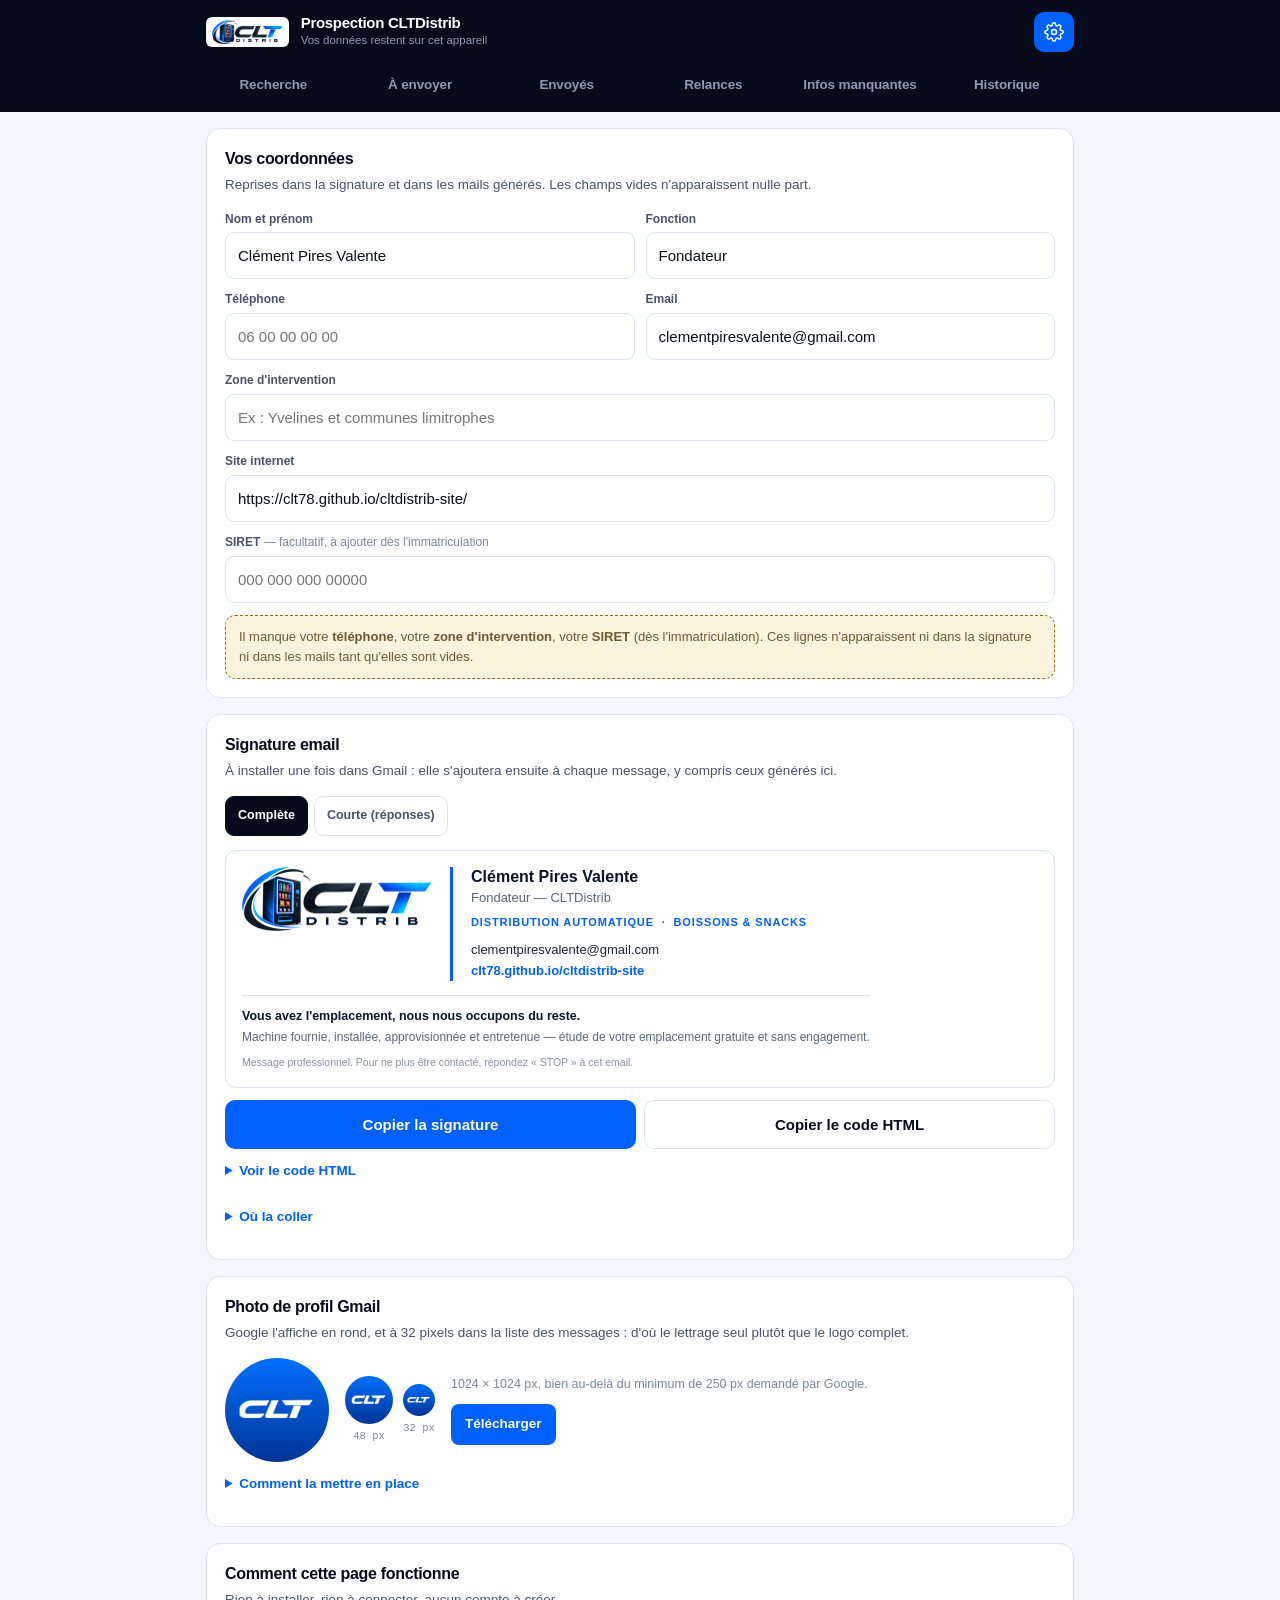
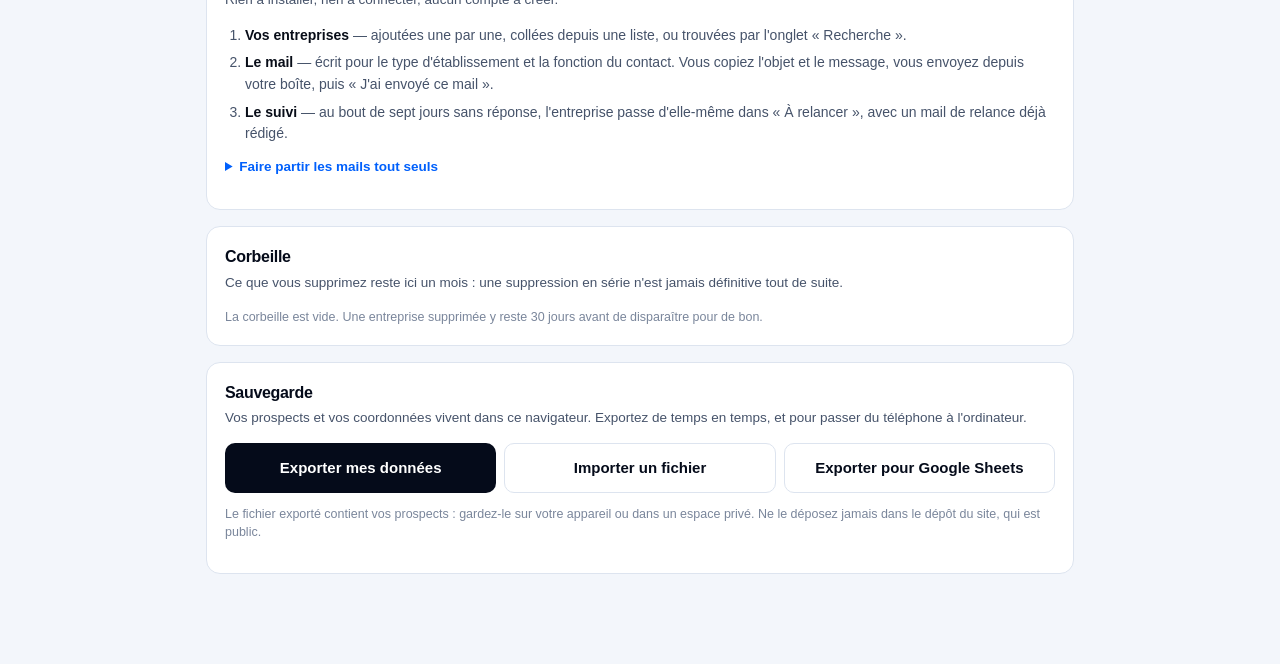
<file: signature.html>
<!DOCTYPE html>
<html lang="fr">
<head>
<meta charset="UTF-8">
<meta name="viewport" content="width=device-width, initial-scale=1.0">
<title>Signature email — CLTDistrib</title>
<meta name="robots" content="noindex, nofollow">
<meta http-equiv="refresh" content="0; url=prospection.html#infos">
<link rel="canonical" href="prospection.html">
<link rel="icon" type="image/png" sizes="96x96" href="images/favicon-96.png">
<script>location.replace("prospection.html#infos");</script>
<style>
  body{
    font-family:'Inter',-apple-system,BlinkMacSystemFont,"Segoe UI",sans-serif;
    max-width:520px; margin:0 auto; padding:72px 24px; color:#46536A;
    line-height:1.6; font-size:16px; background:#F3F6FB; text-align:center;
  }
  h1{ font-size:21px; color:#050B1A; letter-spacing:-0.02em; margin:0 0 10px; }
  a{ color:#0060FC; font-weight:600; }
</style>
</head>
<body>
  <h1>La signature a déménagé</h1>
  <p>Elle se trouve maintenant dans l'onglet « Mes infos » de l'espace prospection, avec le suivi de vos entreprises.</p>
  <p><a href="prospection.html#infos">Ouvrir l'espace prospection</a></p>
</body>
</html>
</file>
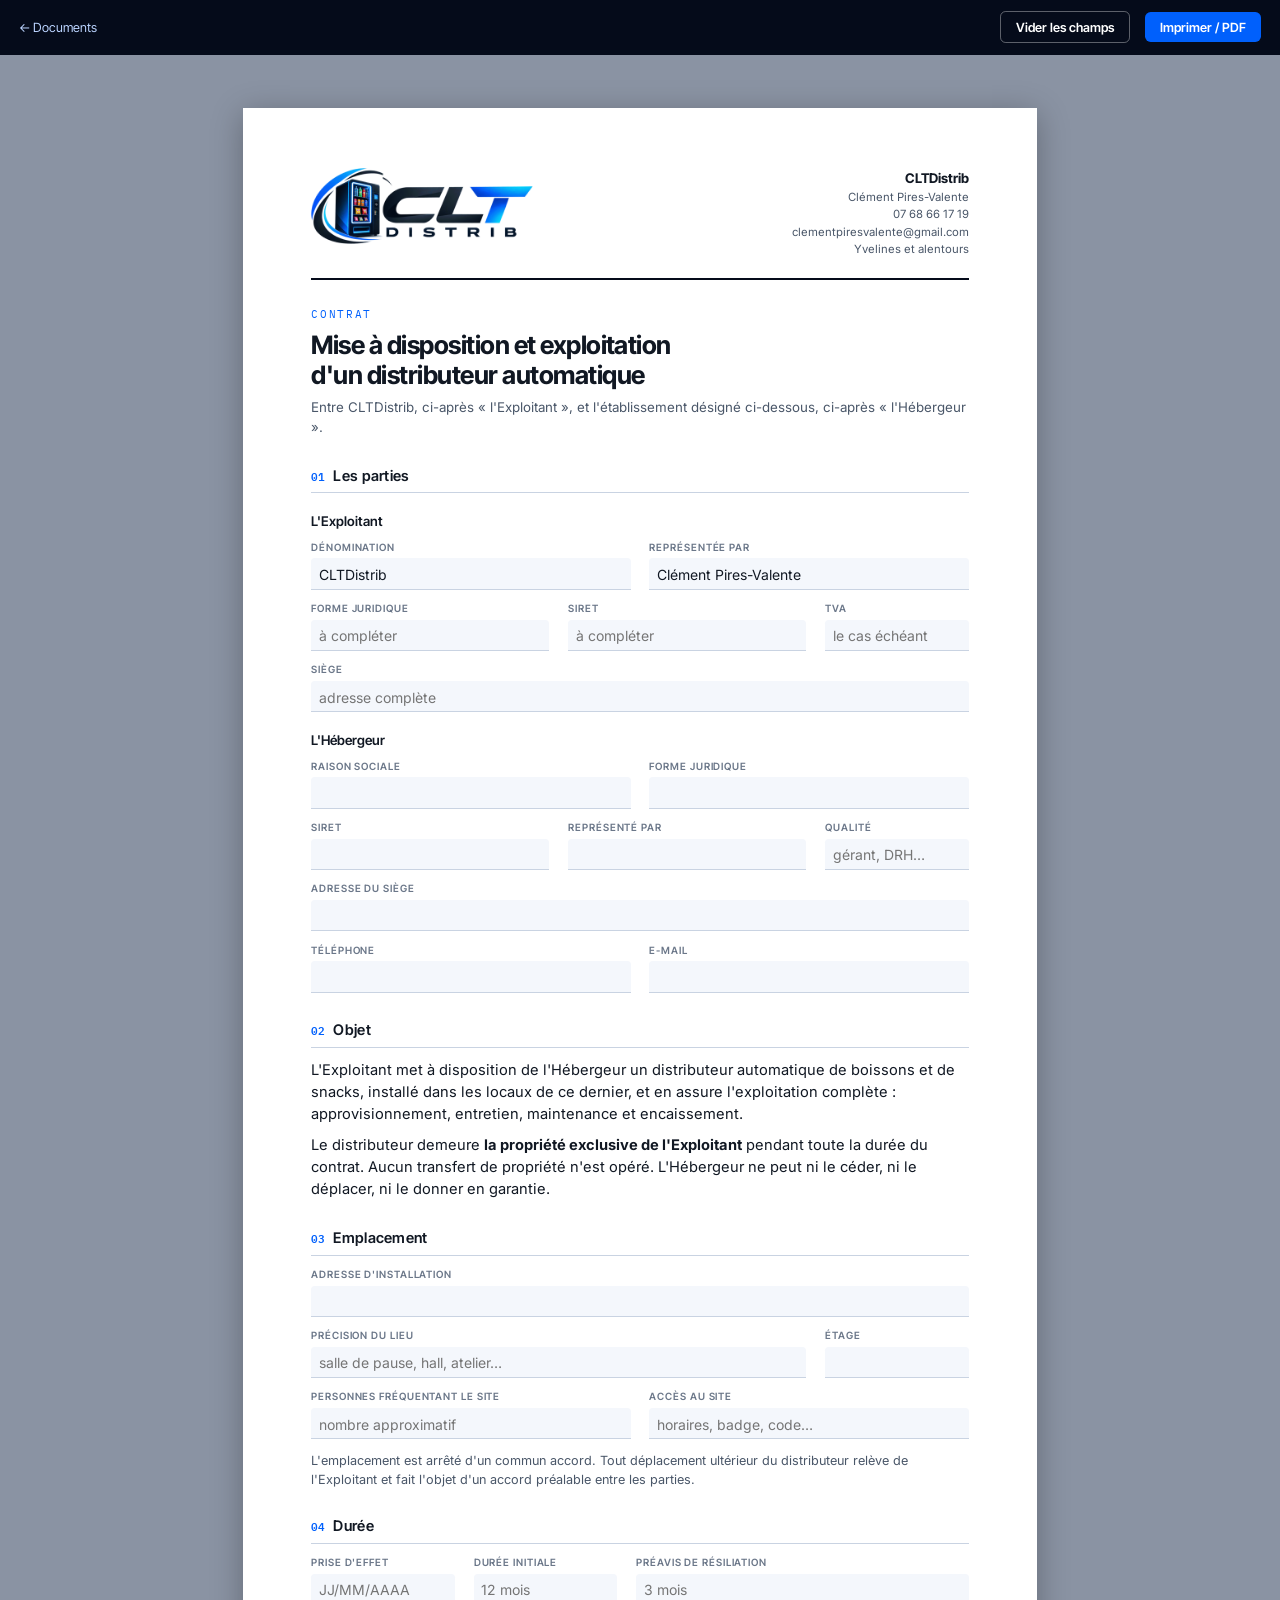
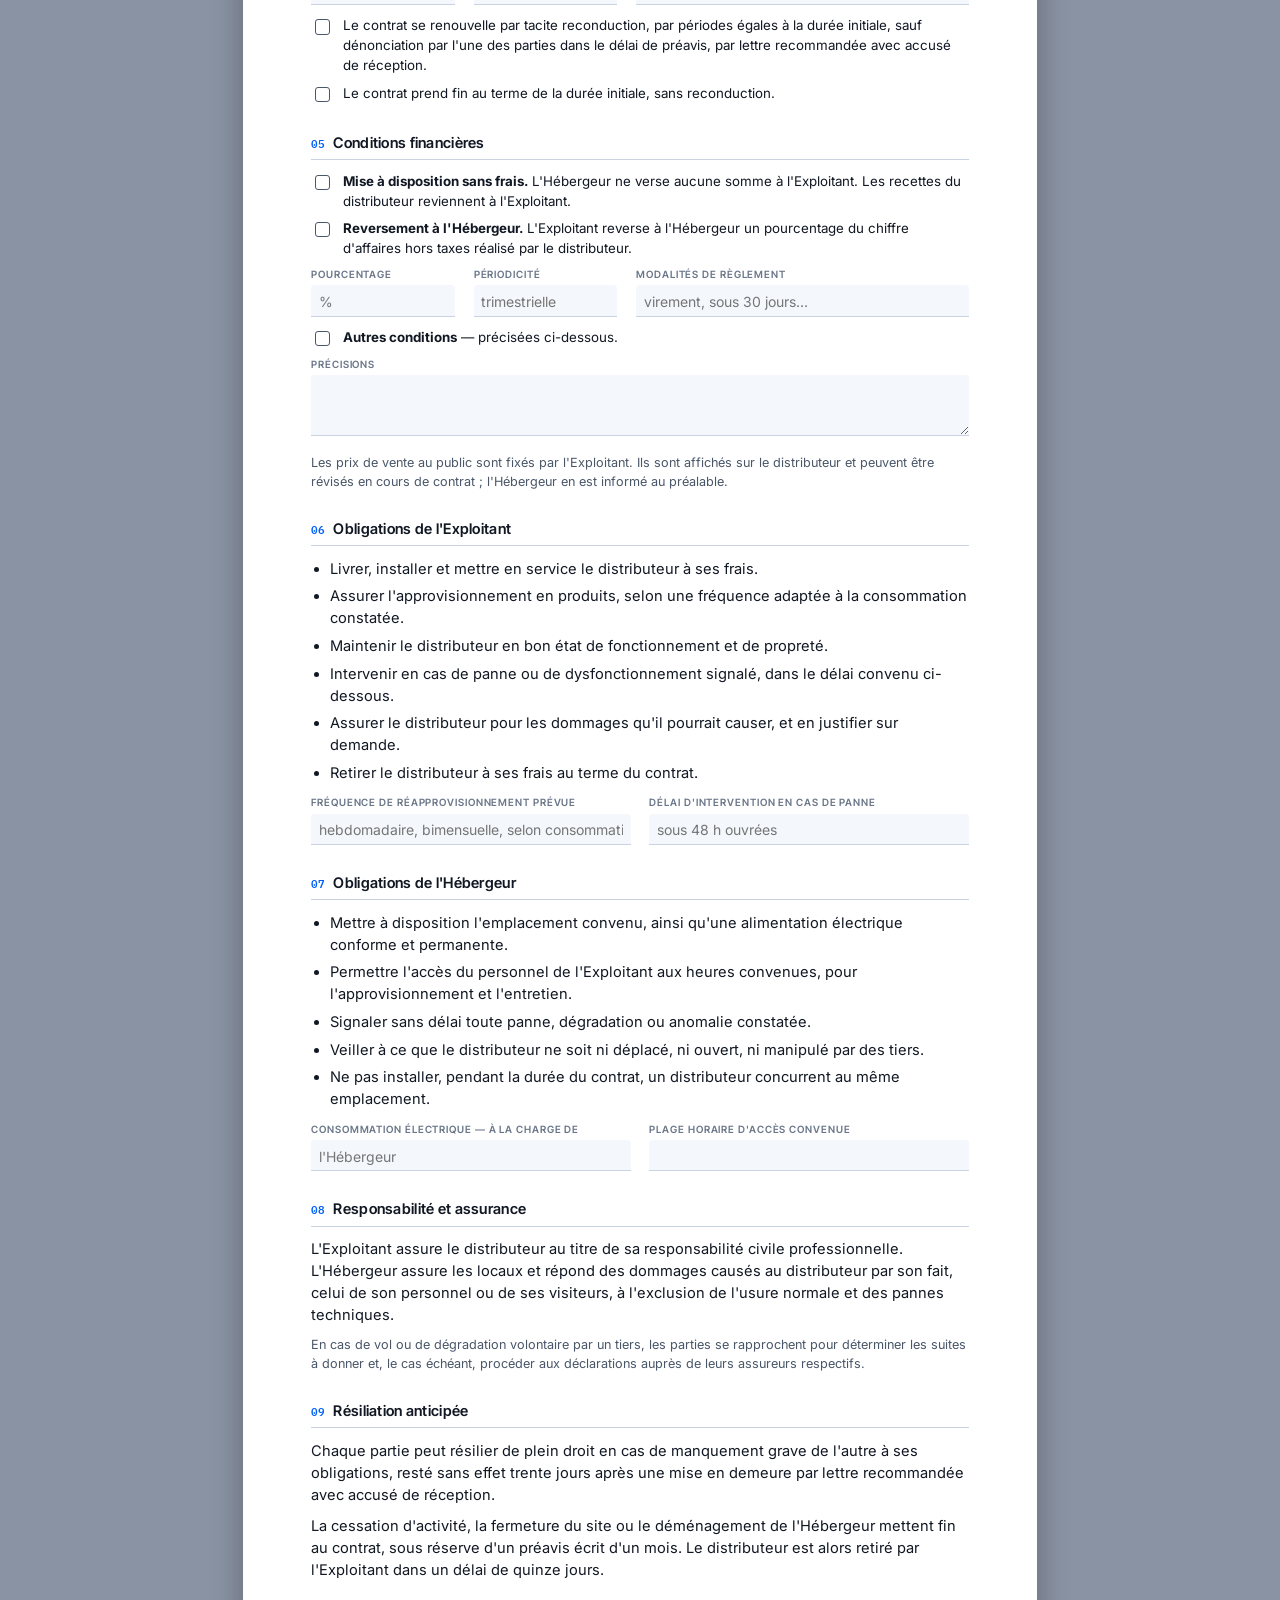
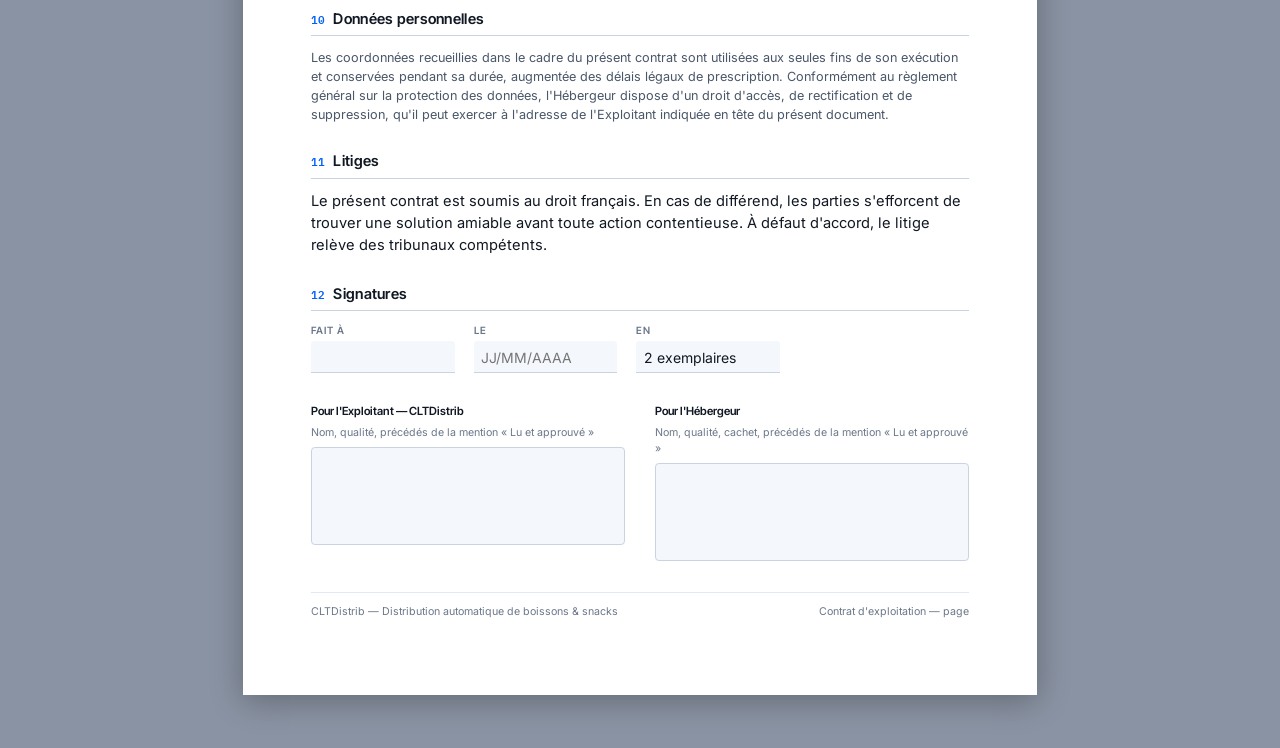
<file: pro/documents/contrat.html>
<!DOCTYPE html>
<html lang="fr">
<head>
<meta charset="UTF-8">
<meta name="viewport" content="width=device-width, initial-scale=1.0">
<title>Contrat d'exploitation — CLTDistrib</title>
<meta name="robots" content="noindex, nofollow, noarchive">
<link rel="icon" type="image/png" sizes="96x96" href="../../images/favicon-96.png">
<link rel="preconnect" href="https://fonts.googleapis.com">
<link rel="preconnect" href="https://fonts.gstatic.com" crossorigin>
<link href="https://fonts.googleapis.com/css2?family=Inter+Tight:wght@500;600;700&family=Inter:wght@400;500;600&family=IBM+Plex+Mono:wght@400;500&display=swap" rel="stylesheet">
<link rel="stylesheet" href="documents.css">
</head>
<body>

<div class="bar">
  <a href="index.html">&larr; Documents</a>
  <span class="grow"></span>
  <button class="ghost" onclick="viderChamps()">Vider les champs</button>
  <button onclick="window.print()">Imprimer / PDF</button>
</div>

<div class="sheet">

  <div class="doc-head">
    <img src="../../images/logo-fonce-compact.png" alt="CLTDistrib">
    <div class="who">
      <b>CLTDistrib</b>
      Clément Pires-Valente<br>
      07 68 66 17 19<br>
      clementpiresvalente@gmail.com<br>
      Yvelines et alentours
    </div>
  </div>

  <p class="doc-kind">Contrat</p>
  <h1>Mise à disposition et exploitation<br>d'un distributeur automatique</h1>
  <p class="doc-sub">Entre CLTDistrib, ci-après « l'Exploitant », et l'établissement désigné ci-dessous, ci-après « l'Hébergeur ».</p>

  <h2><span class="n">01</span>Les parties</h2>

  <h3>L'Exploitant</h3>
  <div class="row">
    <div class="f"><label>Dénomination</label><input value="CLTDistrib"></div>
    <div class="f"><label>Représentée par</label><input value="Clément Pires-Valente"></div>
  </div>
  <div class="row">
    <div class="f"><label>Forme juridique</label><input placeholder="à compléter"></div>
    <div class="f"><label>SIRET</label><input placeholder="à compléter"></div>
    <div class="f f--court"><label>TVA</label><input placeholder="le cas échéant"></div>
  </div>
  <div class="row">
    <div class="f"><label>Siège</label><input placeholder="adresse complète"></div>
  </div>

  <h3>L'Hébergeur</h3>
  <div class="row">
    <div class="f"><label>Raison sociale</label><input></div>
    <div class="f"><label>Forme juridique</label><input></div>
  </div>
  <div class="row">
    <div class="f"><label>SIRET</label><input></div>
    <div class="f"><label>Représenté par</label><input></div>
    <div class="f f--court"><label>Qualité</label><input placeholder="gérant, DRH…"></div>
  </div>
  <div class="row">
    <div class="f"><label>Adresse du siège</label><input></div>
  </div>
  <div class="row">
    <div class="f"><label>Téléphone</label><input></div>
    <div class="f"><label>E-mail</label><input></div>
  </div>

  <h2><span class="n">02</span>Objet</h2>
  <p>L'Exploitant met à disposition de l'Hébergeur un distributeur automatique de boissons et de snacks, installé dans les locaux de ce dernier, et en assure l'exploitation complète : approvisionnement, entretien, maintenance et encaissement.</p>
  <p>Le distributeur demeure <b>la propriété exclusive de l'Exploitant</b> pendant toute la durée du contrat. Aucun transfert de propriété n'est opéré. L'Hébergeur ne peut ni le céder, ni le déplacer, ni le donner en garantie.</p>

  <h2><span class="n">03</span>Emplacement</h2>
  <div class="row">
    <div class="f"><label>Adresse d'installation</label><input></div>
  </div>
  <div class="row">
    <div class="f"><label>Précision du lieu</label><input placeholder="salle de pause, hall, atelier…"></div>
    <div class="f f--court"><label>Étage</label><input></div>
  </div>
  <div class="row">
    <div class="f"><label>Personnes fréquentant le site</label><input placeholder="nombre approximatif"></div>
    <div class="f"><label>Accès au site</label><input placeholder="horaires, badge, code…"></div>
  </div>
  <p class="small">L'emplacement est arrêté d'un commun accord. Tout déplacement ultérieur du distributeur relève de l'Exploitant et fait l'objet d'un accord préalable entre les parties.</p>

  <h2><span class="n">04</span>Durée</h2>
  <div class="row">
    <div class="f f--court"><label>Prise d'effet</label><input placeholder="JJ/MM/AAAA"></div>
    <div class="f f--court"><label>Durée initiale</label><input placeholder="12 mois"></div>
    <div class="f"><label>Préavis de résiliation</label><input placeholder="3 mois"></div>
  </div>
  <div class="check"><input type="checkbox"><span>Le contrat se renouvelle par tacite reconduction, par périodes égales à la durée initiale, sauf dénonciation par l'une des parties dans le délai de préavis, par lettre recommandée avec accusé de réception.</span></div>
  <div class="check"><input type="checkbox"><span>Le contrat prend fin au terme de la durée initiale, sans reconduction.</span></div>

  <h2><span class="n">05</span>Conditions financières</h2>
  <div class="check"><input type="checkbox"><span><b>Mise à disposition sans frais.</b> L'Hébergeur ne verse aucune somme à l'Exploitant. Les recettes du distributeur reviennent à l'Exploitant.</span></div>
  <div class="check"><input type="checkbox"><span><b>Reversement à l'Hébergeur.</b> L'Exploitant reverse à l'Hébergeur un pourcentage du chiffre d'affaires hors taxes réalisé par le distributeur.</span></div>
  <div class="row">
    <div class="f f--court"><label>Pourcentage</label><input placeholder="%"></div>
    <div class="f f--court"><label>Périodicité</label><input placeholder="trimestrielle"></div>
    <div class="f"><label>Modalités de règlement</label><input placeholder="virement, sous 30 jours…"></div>
  </div>
  <div class="check"><input type="checkbox"><span><b>Autres conditions</b> — précisées ci-dessous.</span></div>
  <div class="row">
    <div class="f"><label>Précisions</label><textarea></textarea></div>
  </div>
  <p class="small">Les prix de vente au public sont fixés par l'Exploitant. Ils sont affichés sur le distributeur et peuvent être révisés en cours de contrat ; l'Hébergeur en est informé au préalable.</p>

  <h2><span class="n">06</span>Obligations de l'Exploitant</h2>
  <ul>
    <li>Livrer, installer et mettre en service le distributeur à ses frais.</li>
    <li>Assurer l'approvisionnement en produits, selon une fréquence adaptée à la consommation constatée.</li>
    <li>Maintenir le distributeur en bon état de fonctionnement et de propreté.</li>
    <li>Intervenir en cas de panne ou de dysfonctionnement signalé, dans le délai convenu ci-dessous.</li>
    <li>Assurer le distributeur pour les dommages qu'il pourrait causer, et en justifier sur demande.</li>
    <li>Retirer le distributeur à ses frais au terme du contrat.</li>
  </ul>
  <div class="row">
    <div class="f"><label>Fréquence de réapprovisionnement prévue</label><input placeholder="hebdomadaire, bimensuelle, selon consommation…"></div>
    <div class="f"><label>Délai d'intervention en cas de panne</label><input placeholder="sous 48 h ouvrées"></div>
  </div>

  <h2><span class="n">07</span>Obligations de l'Hébergeur</h2>
  <ul>
    <li>Mettre à disposition l'emplacement convenu, ainsi qu'une alimentation électrique conforme et permanente.</li>
    <li>Permettre l'accès du personnel de l'Exploitant aux heures convenues, pour l'approvisionnement et l'entretien.</li>
    <li>Signaler sans délai toute panne, dégradation ou anomalie constatée.</li>
    <li>Veiller à ce que le distributeur ne soit ni déplacé, ni ouvert, ni manipulé par des tiers.</li>
    <li>Ne pas installer, pendant la durée du contrat, un distributeur concurrent au même emplacement.</li>
  </ul>
  <div class="row">
    <div class="f"><label>Consommation électrique — à la charge de</label><input placeholder="l'Hébergeur"></div>
    <div class="f"><label>Plage horaire d'accès convenue</label><input></div>
  </div>

  <h2><span class="n">08</span>Responsabilité et assurance</h2>
  <p>L'Exploitant assure le distributeur au titre de sa responsabilité civile professionnelle. L'Hébergeur assure les locaux et répond des dommages causés au distributeur par son fait, celui de son personnel ou de ses visiteurs, à l'exclusion de l'usure normale et des pannes techniques.</p>
  <p class="small">En cas de vol ou de dégradation volontaire par un tiers, les parties se rapprochent pour déterminer les suites à donner et, le cas échéant, procéder aux déclarations auprès de leurs assureurs respectifs.</p>

  <h2><span class="n">09</span>Résiliation anticipée</h2>
  <p>Chaque partie peut résilier de plein droit en cas de manquement grave de l'autre à ses obligations, resté sans effet trente jours après une mise en demeure par lettre recommandée avec accusé de réception.</p>
  <p>La cessation d'activité, la fermeture du site ou le déménagement de l'Hébergeur mettent fin au contrat, sous réserve d'un préavis écrit d'un mois. Le distributeur est alors retiré par l'Exploitant dans un délai de quinze jours.</p>

  <h2><span class="n">10</span>Données personnelles</h2>
  <p class="small">Les coordonnées recueillies dans le cadre du présent contrat sont utilisées aux seules fins de son exécution et conservées pendant sa durée, augmentée des délais légaux de prescription. Conformément au règlement général sur la protection des données, l'Hébergeur dispose d'un droit d'accès, de rectification et de suppression, qu'il peut exercer à l'adresse de l'Exploitant indiquée en tête du présent document.</p>

  <h2><span class="n">11</span>Litiges</h2>
  <p>Le présent contrat est soumis au droit français. En cas de différend, les parties s'efforcent de trouver une solution amiable avant toute action contentieuse. À défaut d'accord, le litige relève des tribunaux compétents.</p>

  <h2><span class="n">12</span>Signatures</h2>
  <div class="row">
    <div class="f f--court"><label>Fait à</label><input></div>
    <div class="f f--court"><label>Le</label><input placeholder="JJ/MM/AAAA"></div>
    <div class="f f--court"><label>En</label><input value="2 exemplaires"></div>
  </div>

  <div class="sign">
    <div>
      <p class="lbl">Pour l'Exploitant — CLTDistrib</p>
      <p class="hint">Nom, qualité, précédés de la mention « Lu et approuvé »</p>
      <div class="zone"></div>
    </div>
    <div>
      <p class="lbl">Pour l'Hébergeur</p>
      <p class="hint">Nom, qualité, cachet, précédés de la mention « Lu et approuvé »</p>
      <div class="zone"></div>
    </div>
  </div>

  <div class="doc-foot">
    <span>CLTDistrib — Distribution automatique de boissons &amp; snacks</span>
    <span>Contrat d'exploitation — page <span class="pg"></span></span>
  </div>

</div>

<script>
function viderChamps(){
  if(!confirm("Vider tous les champs de ce document ?")) return;
  document.querySelectorAll('.sheet input[type=checkbox]').forEach(function(c){ c.checked = false; });
  document.querySelectorAll('.sheet input:not([type=checkbox]), .sheet textarea').forEach(function(f){
    /* On garde les valeurs pré-remplies de l'Exploitant : elles ne changent pas d'un client à l'autre. */
    if(!f.defaultValue) f.value = "";
  });
}
</script>

</body>
</html>
</file>
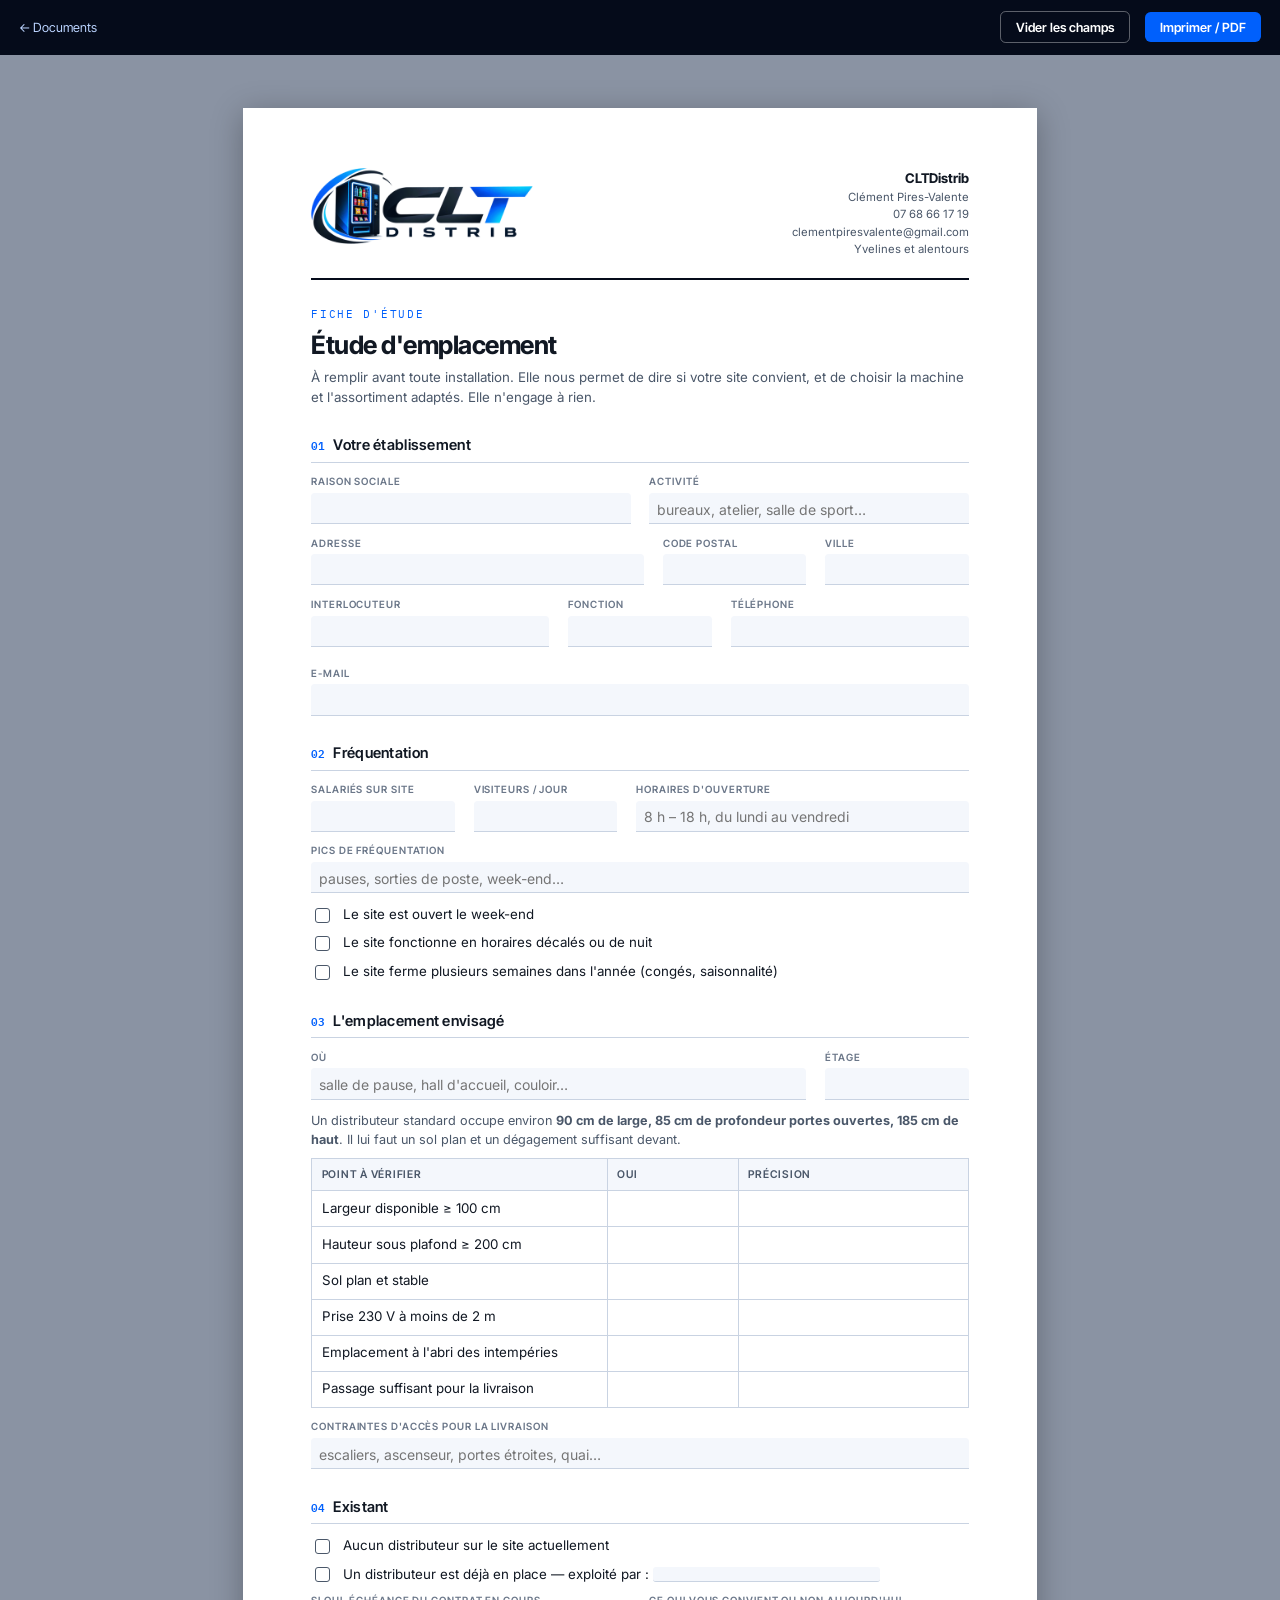
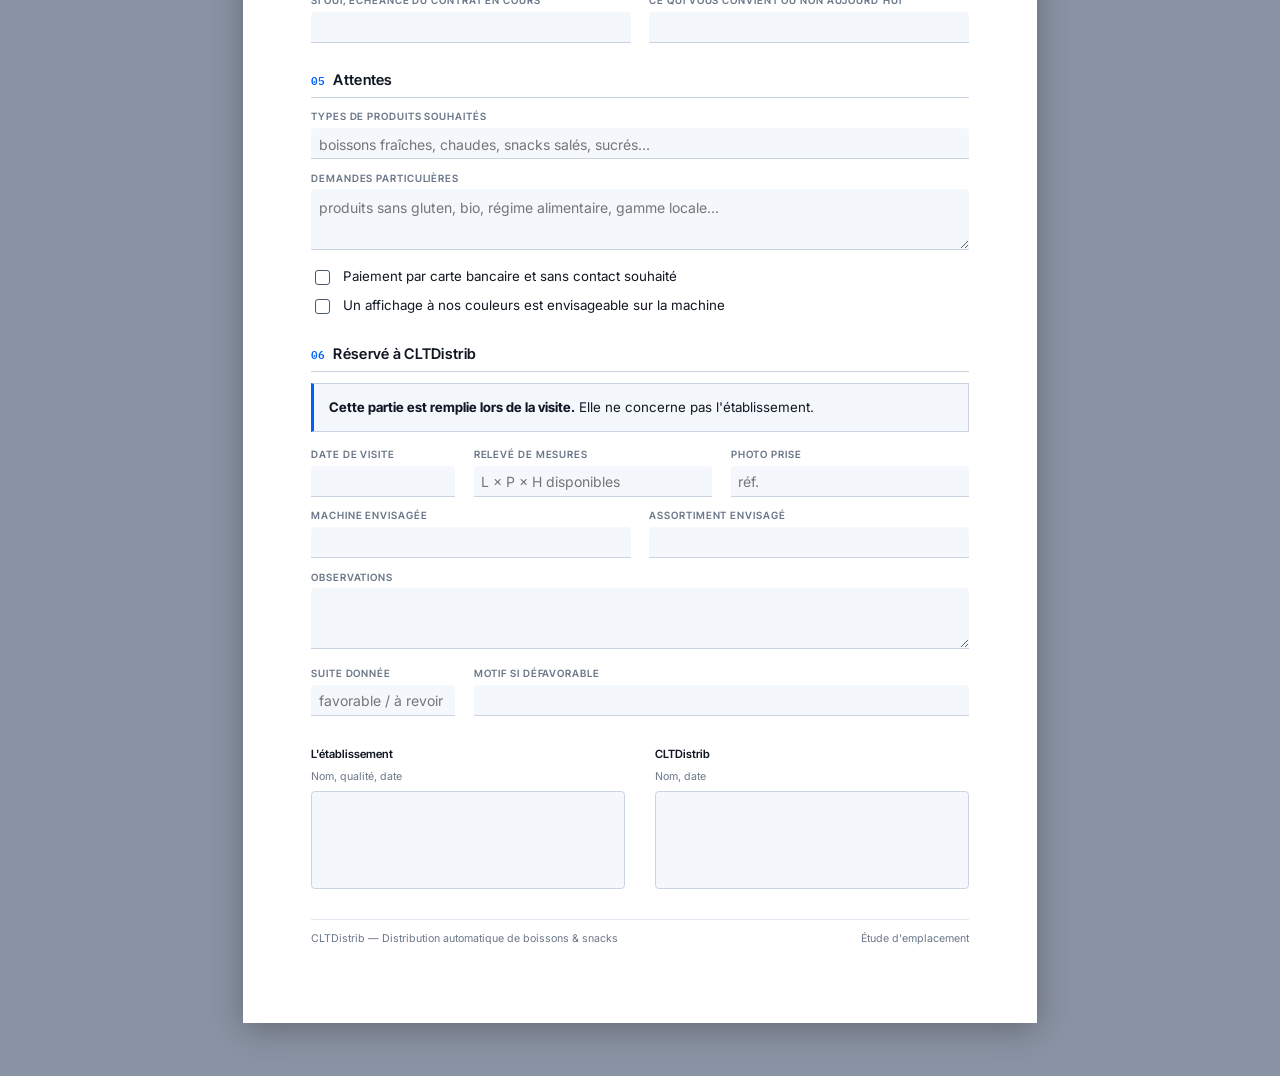
<file: pro/documents/etude-emplacement.html>
<!DOCTYPE html>
<html lang="fr">
<head>
<meta charset="UTF-8">
<meta name="viewport" content="width=device-width, initial-scale=1.0">
<title>Étude d'emplacement — CLTDistrib</title>
<meta name="robots" content="noindex, nofollow, noarchive">
<link rel="icon" type="image/png" sizes="96x96" href="../../images/favicon-96.png">
<link rel="preconnect" href="https://fonts.googleapis.com">
<link rel="preconnect" href="https://fonts.gstatic.com" crossorigin>
<link href="https://fonts.googleapis.com/css2?family=Inter+Tight:wght@500;600;700&family=Inter:wght@400;500;600&family=IBM+Plex+Mono:wght@400;500&display=swap" rel="stylesheet">
<link rel="stylesheet" href="documents.css">
</head>
<body>

<div class="bar">
  <a href="index.html">&larr; Documents</a>
  <span class="grow"></span>
  <button class="ghost" onclick="viderChamps()">Vider les champs</button>
  <button onclick="window.print()">Imprimer / PDF</button>
</div>

<div class="sheet">

  <div class="doc-head">
    <img src="../../images/logo-fonce-compact.png" alt="CLTDistrib">
    <div class="who">
      <b>CLTDistrib</b>
      Clément Pires-Valente<br>
      07 68 66 17 19<br>
      clementpiresvalente@gmail.com<br>
      Yvelines et alentours
    </div>
  </div>

  <p class="doc-kind">Fiche d'étude</p>
  <h1>Étude d'emplacement</h1>
  <p class="doc-sub">À remplir avant toute installation. Elle nous permet de dire si votre site convient, et de choisir la machine et l'assortiment adaptés. Elle n'engage à rien.</p>

  <h2><span class="n">01</span>Votre établissement</h2>
  <div class="row">
    <div class="f"><label>Raison sociale</label><input></div>
    <div class="f"><label>Activité</label><input placeholder="bureaux, atelier, salle de sport…"></div>
  </div>
  <div class="row">
    <div class="f"><label>Adresse</label><input></div>
    <div class="f f--court"><label>Code postal</label><input></div>
    <div class="f f--court"><label>Ville</label><input></div>
  </div>
  <div class="row">
    <div class="f"><label>Interlocuteur</label><input></div>
    <div class="f f--court"><label>Fonction</label><input></div>
    <div class="f"><label>Téléphone</label><input></div>
    <div class="f"><label>E-mail</label><input></div>
  </div>

  <h2><span class="n">02</span>Fréquentation</h2>
  <div class="row">
    <div class="f f--court"><label>Salariés sur site</label><input></div>
    <div class="f f--court"><label>Visiteurs / jour</label><input></div>
    <div class="f"><label>Horaires d'ouverture</label><input placeholder="8 h – 18 h, du lundi au vendredi"></div>
  </div>
  <div class="row">
    <div class="f"><label>Pics de fréquentation</label><input placeholder="pauses, sorties de poste, week-end…"></div>
  </div>
  <div class="check"><input type="checkbox"><span>Le site est ouvert le week-end</span></div>
  <div class="check"><input type="checkbox"><span>Le site fonctionne en horaires décalés ou de nuit</span></div>
  <div class="check"><input type="checkbox"><span>Le site ferme plusieurs semaines dans l'année <span class="small">(congés, saisonnalité)</span></span></div>

  <h2><span class="n">03</span>L'emplacement envisagé</h2>
  <div class="row">
    <div class="f"><label>Où</label><input placeholder="salle de pause, hall d'accueil, couloir…"></div>
    <div class="f f--court"><label>Étage</label><input></div>
  </div>
  <p class="small">Un distributeur standard occupe environ <b>90 cm de large, 85 cm de profondeur portes ouvertes, 185 cm de haut</b>. Il lui faut un sol plan et un dégagement suffisant devant.</p>
  <table>
    <tr><th style="width:45%">Point à vérifier</th><th style="width:20%">Oui</th><th>Précision</th></tr>
    <tr><td>Largeur disponible ≥ 100 cm</td><td><input></td><td><input></td></tr>
    <tr><td>Hauteur sous plafond ≥ 200 cm</td><td><input></td><td><input></td></tr>
    <tr><td>Sol plan et stable</td><td><input></td><td><input></td></tr>
    <tr><td>Prise 230 V à moins de 2 m</td><td><input></td><td><input></td></tr>
    <tr><td>Emplacement à l'abri des intempéries</td><td><input></td><td><input></td></tr>
    <tr><td>Passage suffisant pour la livraison</td><td><input></td><td><input></td></tr>
  </table>
  <div class="row">
    <div class="f"><label>Contraintes d'accès pour la livraison</label><input placeholder="escaliers, ascenseur, portes étroites, quai…"></div>
  </div>

  <h2><span class="n">04</span>Existant</h2>
  <div class="check"><input type="checkbox"><span>Aucun distributeur sur le site actuellement</span></div>
  <div class="check"><input type="checkbox"><span>Un distributeur est déjà en place — exploité par&nbsp;: <input style="border:none;border-bottom:1px solid var(--line);background:var(--sunk);width:60mm;font-size:10pt;padding:1mm"></span></span></div>
  <div class="row">
    <div class="f"><label>Si oui, échéance du contrat en cours</label><input></div>
    <div class="f"><label>Ce qui vous convient ou non aujourd'hui</label><input></div>
  </div>

  <h2><span class="n">05</span>Attentes</h2>
  <div class="row">
    <div class="f"><label>Types de produits souhaités</label><input placeholder="boissons fraîches, chaudes, snacks salés, sucrés…"></div>
  </div>
  <div class="row">
    <div class="f"><label>Demandes particulières</label><textarea placeholder="produits sans gluten, bio, régime alimentaire, gamme locale…"></textarea></div>
  </div>
  <div class="check"><input type="checkbox"><span>Paiement par carte bancaire et sans contact souhaité</span></div>
  <div class="check"><input type="checkbox"><span>Un affichage à nos couleurs est envisageable sur la machine</span></div>

  <h2><span class="n">06</span>Réservé à CLTDistrib</h2>
  <div class="box">
    <b>Cette partie est remplie lors de la visite.</b> Elle ne concerne pas l'établissement.
  </div>
  <div class="row">
    <div class="f f--court"><label>Date de visite</label><input></div>
    <div class="f"><label>Relevé de mesures</label><input placeholder="L × P × H disponibles"></div>
    <div class="f"><label>Photo prise</label><input placeholder="réf."></div>
  </div>
  <div class="row">
    <div class="f"><label>Machine envisagée</label><input></div>
    <div class="f"><label>Assortiment envisagé</label><input></div>
  </div>
  <div class="row">
    <div class="f"><label>Observations</label><textarea></textarea></div>
  </div>
  <div class="row">
    <div class="f f--court"><label>Suite donnée</label><input placeholder="favorable / à revoir"></div>
    <div class="f"><label>Motif si défavorable</label><input></div>
  </div>

  <div class="sign">
    <div>
      <p class="lbl">L'établissement</p>
      <p class="hint">Nom, qualité, date</p>
      <div class="zone"></div>
    </div>
    <div>
      <p class="lbl">CLTDistrib</p>
      <p class="hint">Nom, date</p>
      <div class="zone"></div>
    </div>
  </div>

  <div class="doc-foot">
    <span>CLTDistrib — Distribution automatique de boissons &amp; snacks</span>
    <span>Étude d'emplacement</span>
  </div>

</div>

<script>
function viderChamps(){
  if(!confirm("Vider tous les champs de ce document ?")) return;
  document.querySelectorAll('.sheet input[type=checkbox]').forEach(function(c){ c.checked = false; });
  document.querySelectorAll('.sheet input:not([type=checkbox]), .sheet textarea').forEach(function(f){
    if(!f.defaultValue) f.value = "";
  });
}
</script>

</body>
</html>
</file>
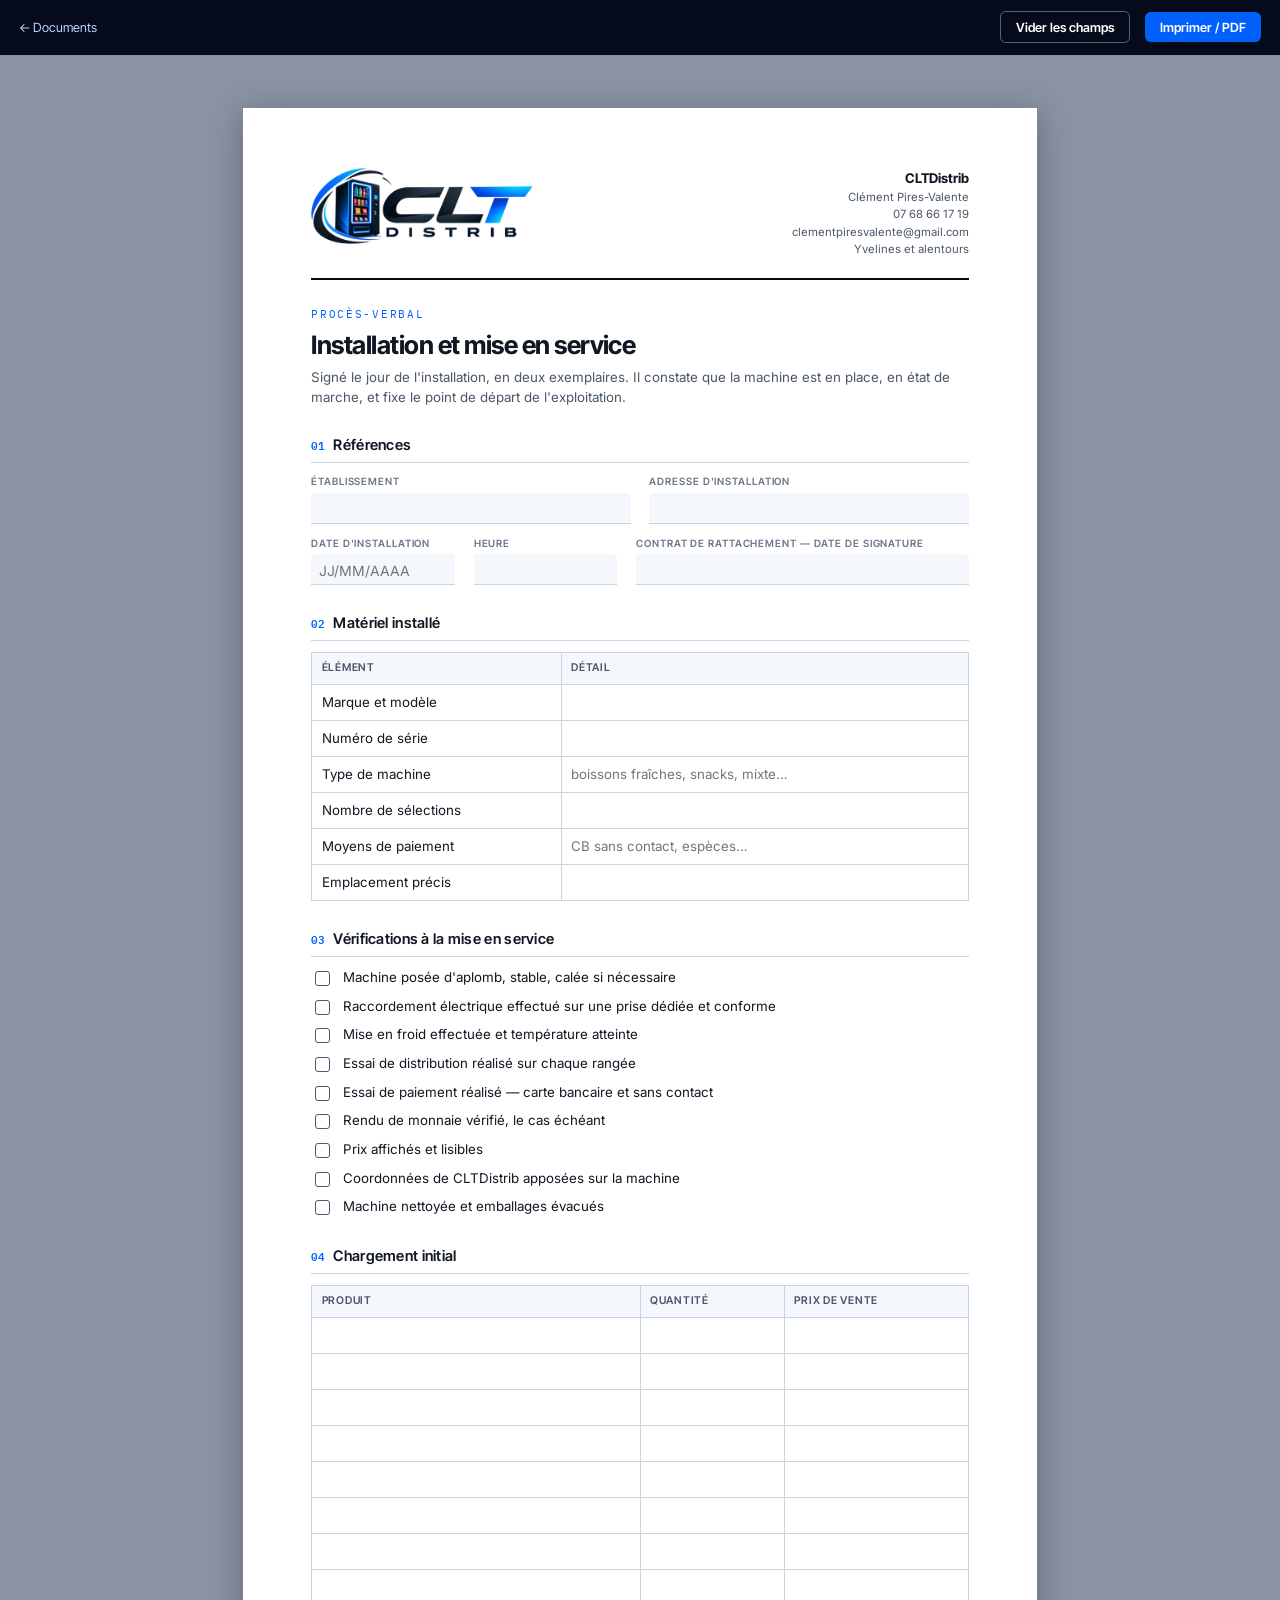
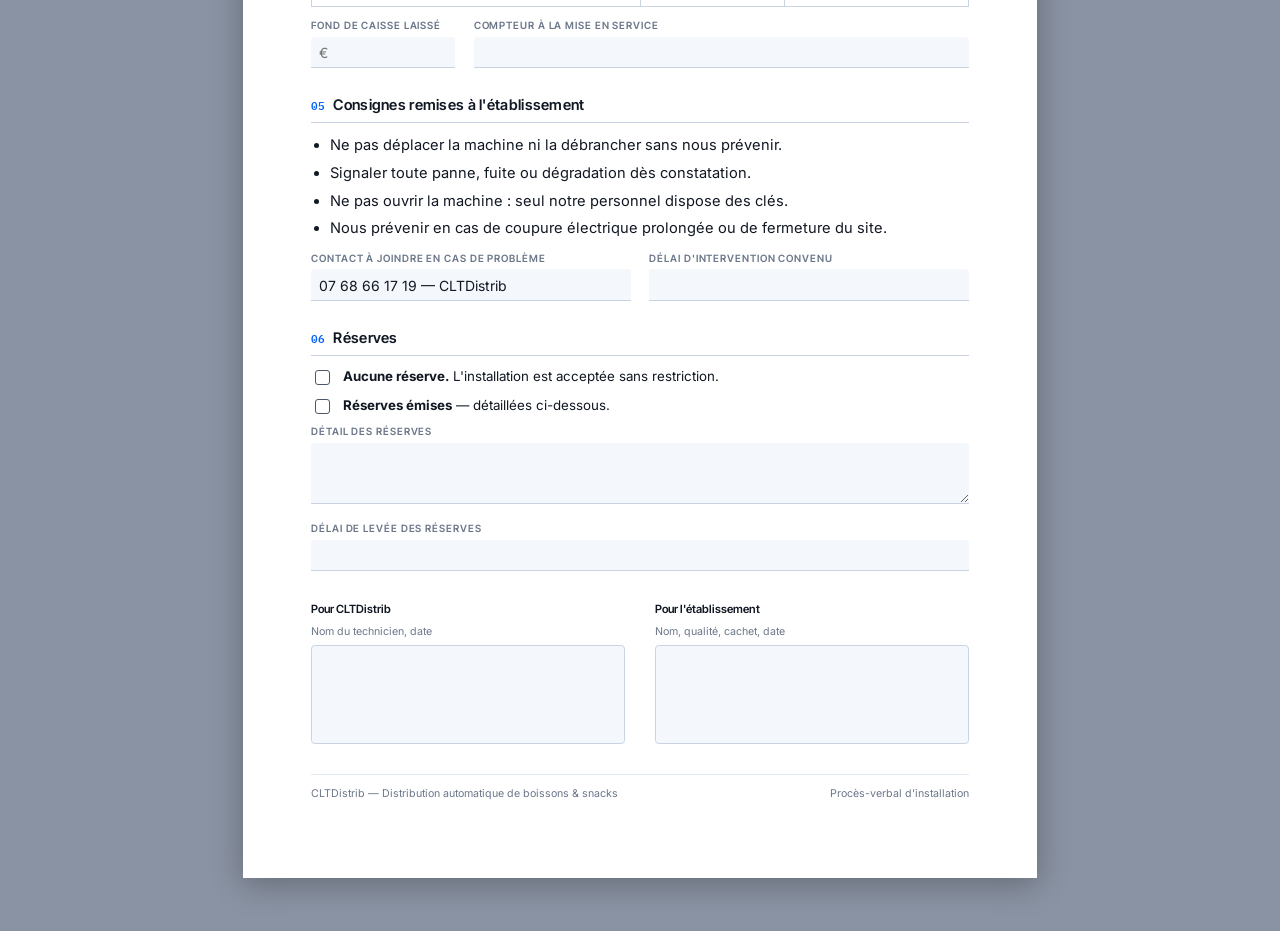
<file: pro/documents/installation.html>
<!DOCTYPE html>
<html lang="fr">
<head>
<meta charset="UTF-8">
<meta name="viewport" content="width=device-width, initial-scale=1.0">
<title>Procès-verbal d'installation — CLTDistrib</title>
<meta name="robots" content="noindex, nofollow, noarchive">
<link rel="icon" type="image/png" sizes="96x96" href="../../images/favicon-96.png">
<link rel="preconnect" href="https://fonts.googleapis.com">
<link rel="preconnect" href="https://fonts.gstatic.com" crossorigin>
<link href="https://fonts.googleapis.com/css2?family=Inter+Tight:wght@500;600;700&family=Inter:wght@400;500;600&family=IBM+Plex+Mono:wght@400;500&display=swap" rel="stylesheet">
<link rel="stylesheet" href="documents.css">
</head>
<body>

<div class="bar">
  <a href="index.html">&larr; Documents</a>
  <span class="grow"></span>
  <button class="ghost" onclick="viderChamps()">Vider les champs</button>
  <button onclick="window.print()">Imprimer / PDF</button>
</div>

<div class="sheet">

  <div class="doc-head">
    <img src="../../images/logo-fonce-compact.png" alt="CLTDistrib">
    <div class="who">
      <b>CLTDistrib</b>
      Clément Pires-Valente<br>
      07 68 66 17 19<br>
      clementpiresvalente@gmail.com<br>
      Yvelines et alentours
    </div>
  </div>

  <p class="doc-kind">Procès-verbal</p>
  <h1>Installation et mise en service</h1>
  <p class="doc-sub">Signé le jour de l'installation, en deux exemplaires. Il constate que la machine est en place, en état de marche, et fixe le point de départ de l'exploitation.</p>

  <h2><span class="n">01</span>Références</h2>
  <div class="row">
    <div class="f"><label>Établissement</label><input></div>
    <div class="f"><label>Adresse d'installation</label><input></div>
  </div>
  <div class="row">
    <div class="f f--court"><label>Date d'installation</label><input placeholder="JJ/MM/AAAA"></div>
    <div class="f f--court"><label>Heure</label><input></div>
    <div class="f"><label>Contrat de rattachement — date de signature</label><input></div>
  </div>

  <h2><span class="n">02</span>Matériel installé</h2>
  <table>
    <tr><th style="width:38%">Élément</th><th>Détail</th></tr>
    <tr><td>Marque et modèle</td><td><input></td></tr>
    <tr><td>Numéro de série</td><td><input></td></tr>
    <tr><td>Type de machine</td><td><input placeholder="boissons fraîches, snacks, mixte…"></td></tr>
    <tr><td>Nombre de sélections</td><td><input></td></tr>
    <tr><td>Moyens de paiement</td><td><input placeholder="CB sans contact, espèces…"></td></tr>
    <tr><td>Emplacement précis</td><td><input></td></tr>
  </table>

  <h2><span class="n">03</span>Vérifications à la mise en service</h2>
  <div class="check"><input type="checkbox"><span>Machine posée d'aplomb, stable, calée si nécessaire</span></div>
  <div class="check"><input type="checkbox"><span>Raccordement électrique effectué sur une prise dédiée et conforme</span></div>
  <div class="check"><input type="checkbox"><span>Mise en froid effectuée et température atteinte</span></div>
  <div class="check"><input type="checkbox"><span>Essai de distribution réalisé sur chaque rangée</span></div>
  <div class="check"><input type="checkbox"><span>Essai de paiement réalisé — carte bancaire et sans contact</span></div>
  <div class="check"><input type="checkbox"><span>Rendu de monnaie vérifié, le cas échéant</span></div>
  <div class="check"><input type="checkbox"><span>Prix affichés et lisibles</span></div>
  <div class="check"><input type="checkbox"><span>Coordonnées de CLTDistrib apposées sur la machine</span></div>
  <div class="check"><input type="checkbox"><span>Machine nettoyée et emballages évacués</span></div>

  <h2><span class="n">04</span>Chargement initial</h2>
  <table>
    <tr><th style="width:50%">Produit</th><th style="width:22%">Quantité</th><th>Prix de vente</th></tr>
    <tr><td><input></td><td><input></td><td><input></td></tr>
    <tr><td><input></td><td><input></td><td><input></td></tr>
    <tr><td><input></td><td><input></td><td><input></td></tr>
    <tr><td><input></td><td><input></td><td><input></td></tr>
    <tr><td><input></td><td><input></td><td><input></td></tr>
    <tr><td><input></td><td><input></td><td><input></td></tr>
    <tr><td><input></td><td><input></td><td><input></td></tr>
    <tr><td><input></td><td><input></td><td><input></td></tr>
  </table>
  <div class="row">
    <div class="f f--court"><label>Fond de caisse laissé</label><input placeholder="€"></div>
    <div class="f"><label>Compteur à la mise en service</label><input></div>
  </div>

  <h2><span class="n">05</span>Consignes remises à l'établissement</h2>
  <ul>
    <li>Ne pas déplacer la machine ni la débrancher sans nous prévenir.</li>
    <li>Signaler toute panne, fuite ou dégradation dès constatation.</li>
    <li>Ne pas ouvrir la machine : seul notre personnel dispose des clés.</li>
    <li>Nous prévenir en cas de coupure électrique prolongée ou de fermeture du site.</li>
  </ul>
  <div class="row">
    <div class="f"><label>Contact à joindre en cas de problème</label><input value="07 68 66 17 19 — CLTDistrib"></div>
    <div class="f"><label>Délai d'intervention convenu</label><input></div>
  </div>

  <h2><span class="n">06</span>Réserves</h2>
  <div class="check"><input type="checkbox"><span><b>Aucune réserve.</b> L'installation est acceptée sans restriction.</span></div>
  <div class="check"><input type="checkbox"><span><b>Réserves émises</b> — détaillées ci-dessous.</span></div>
  <div class="row">
    <div class="f"><label>Détail des réserves</label><textarea></textarea></div>
  </div>
  <div class="row">
    <div class="f"><label>Délai de levée des réserves</label><input></div>
  </div>

  <div class="sign">
    <div>
      <p class="lbl">Pour CLTDistrib</p>
      <p class="hint">Nom du technicien, date</p>
      <div class="zone"></div>
    </div>
    <div>
      <p class="lbl">Pour l'établissement</p>
      <p class="hint">Nom, qualité, cachet, date</p>
      <div class="zone"></div>
    </div>
  </div>

  <div class="doc-foot">
    <span>CLTDistrib — Distribution automatique de boissons &amp; snacks</span>
    <span>Procès-verbal d'installation</span>
  </div>

</div>

<script>
function viderChamps(){
  if(!confirm("Vider tous les champs de ce document ?")) return;
  document.querySelectorAll('.sheet input[type=checkbox]').forEach(function(c){ c.checked = false; });
  document.querySelectorAll('.sheet input:not([type=checkbox]), .sheet textarea').forEach(function(f){
    if(!f.defaultValue) f.value = "";
  });
}
</script>

</body>
</html>
</file>
<file: pro/documents/documents.css>
/* ============================================================
   Feuille commune aux documents CLTDistrib
   Pensée pour deux usages : rempli à l'écran puis « Enregistrer au
   format PDF », ou imprimé vierge et rempli à la main. Les champs
   sont de vrais <input> : ils s'impriment avec leur contenu.
   ============================================================ */
:root{
  --blue:#0060FC;
  --navy:#050B1A;
  --ink:#111823;
  --ink-soft:#4A5769;
  --ink-faint:#6B7789;
  --line:#C9D3E2;
  --line-soft:#E3E9F3;
  --sunk:#F4F7FC;
  --fd:'Inter Tight','Inter',Arial,sans-serif;
  --fb:'Inter',Arial,sans-serif;
  --fm:'IBM Plex Mono','Courier New',monospace;
}
*,*::before,*::after{ box-sizing:border-box; }
html{ background:#8A93A3; }
body{
  margin:0; font-family:var(--fb); font-size:11pt; line-height:1.5; color:var(--ink);
  -webkit-font-smoothing:antialiased;
}

/* La page à l'écran imite une feuille A4 */
.sheet{
  width:210mm; min-height:297mm; margin:14mm auto; padding:16mm 18mm 20mm;
  background:#fff; box-shadow:0 6px 30px rgba(0,0,0,.28);
}

/* ---- En-tête ---- */
.doc-head{
  display:flex; align-items:flex-start; justify-content:space-between; gap:16mm;
  border-bottom:2px solid var(--navy); padding-bottom:5mm; margin-bottom:7mm;
}
.doc-head img{ height:20mm; width:auto; display:block; }
.doc-head .who{ font-size:8.5pt; line-height:1.55; color:var(--ink-soft); text-align:right; }
.doc-head .who b{ display:block; font-family:var(--fd); font-size:10pt; color:var(--ink); }

.doc-kind{ font-family:var(--fm); font-size:8pt; letter-spacing:.16em; text-transform:uppercase;
  color:var(--blue); margin:0 0 2mm; }
h1{ font-family:var(--fd); font-weight:700; font-size:19pt; letter-spacing:-0.02em;
  margin:0 0 2mm; line-height:1.2; }
.doc-sub{ margin:0 0 7mm; color:var(--ink-soft); font-size:10pt; }

/* ---- Sections ---- */
h2{
  font-family:var(--fd); font-weight:600; font-size:11pt; letter-spacing:.02em;
  margin:7mm 0 3mm; padding-bottom:1.5mm; border-bottom:1px solid var(--line);
}
h2 .n{ font-family:var(--fm); font-size:8.5pt; color:var(--blue); margin-right:2mm; }
h3{ font-family:var(--fd); font-weight:600; font-size:10pt; margin:5mm 0 2mm; }
p{ margin:0 0 2.5mm; }
p.small{ font-size:9.5pt; color:var(--ink-soft); }
ul{ margin:0 0 3mm; padding-left:5mm; }
li{ margin-bottom:1.5mm; }

/* ---- Champs à remplir ---- */
.row{ display:flex; gap:5mm; margin-bottom:3mm; flex-wrap:wrap; }
.f{ flex:1 1 60mm; min-width:0; }
.f label{
  display:block; font-family:var(--fd); font-size:7.5pt; font-weight:600;
  letter-spacing:.09em; text-transform:uppercase; color:var(--ink-faint); margin-bottom:1mm;
}
.f input, .f textarea, .f select{
  width:100%; font-family:var(--fb); font-size:10.5pt; color:var(--ink);
  border:none; border-bottom:1px solid var(--line); background:var(--sunk);
  padding:2mm 2mm 1.5mm; border-radius:1mm 1mm 0 0;
}
.f textarea{ resize:vertical; min-height:16mm; line-height:1.5; }
.f input:focus, .f textarea:focus, .f select:focus{
  outline:none; border-bottom-color:var(--blue); background:#EDF3FF;
}
.f--court{ flex:0 0 38mm; }
.f--mi{ flex:1 1 40%; }

/* Case à cocher : un carré qui reste visible à l'impression */
.check{ display:flex; align-items:flex-start; gap:2.5mm; margin-bottom:2mm; font-size:10pt; }
.check input{ appearance:none; -webkit-appearance:none; flex:0 0 auto;
  width:4mm; height:4mm; margin-top:.8mm; border:1px solid var(--ink-soft);
  border-radius:.8mm; background:#fff; position:relative; }
.check input:checked::after{
  content:'✕'; position:absolute; inset:0; display:flex; align-items:center; justify-content:center;
  font-size:3.4mm; line-height:1; color:var(--ink); }

/* ---- Tableau ---- */
table{ width:100%; border-collapse:collapse; margin:0 0 3mm; font-size:10pt; }
th, td{ border:1px solid var(--line); padding:2mm 2.5mm; text-align:left; vertical-align:top; }
th{ background:var(--sunk); font-family:var(--fd); font-size:8pt; font-weight:600;
  letter-spacing:.07em; text-transform:uppercase; color:var(--ink-soft); }
td input{ width:100%; border:none; background:none; font-family:var(--fb); font-size:10pt; padding:0; }
td input:focus{ outline:none; background:#EDF3FF; }

/* ---- Encadré ---- */
.box{ border:1px solid var(--line); border-left:2.5pt solid var(--blue);
  background:var(--sunk); padding:3.5mm 4mm; margin:0 0 4mm; font-size:10pt; }
.box b{ font-family:var(--fd); }

/* ---- Signatures ---- */
.sign{ display:flex; gap:8mm; margin-top:8mm; page-break-inside:avoid; }
.sign > div{ flex:1; }
.sign .lbl{ font-family:var(--fd); font-size:8.5pt; font-weight:600; margin-bottom:1.5mm; }
.sign .hint{ font-size:8pt; color:var(--ink-faint); margin-bottom:1.5mm; }
.sign .zone{ height:26mm; border:1px solid var(--line); border-radius:1mm; background:var(--sunk); }

/* ---- Pied de page ---- */
.doc-foot{ margin-top:8mm; padding-top:3mm; border-top:1px solid var(--line-soft);
  font-size:8pt; color:var(--ink-faint); display:flex; justify-content:space-between; gap:6mm; }

/* ---- Barre d'actions : écran seulement ---- */
.bar{
  position:sticky; top:0; z-index:10; background:var(--navy); color:#fff;
  padding:3mm 5mm; display:flex; align-items:center; gap:4mm; flex-wrap:wrap;
  font-family:var(--fd); font-size:10pt;
}
.bar a{ color:#BBD4FF; text-decoration:none; font-size:9.5pt; }
.bar a:hover{ color:#fff; }
.bar .grow{ flex:1; }
.bar button{
  font-family:var(--fd); font-size:9.5pt; font-weight:600; border:none; cursor:pointer;
  background:var(--blue); color:#fff; padding:2mm 4mm; border-radius:1.5mm;
}
.bar button.ghost{ background:none; border:1px solid rgba(255,255,255,.35); color:#fff; }
.bar button:hover{ opacity:.88; }

/* ---- Impression ---- */
@page{ size:A4; margin:14mm 15mm; }
@media print{
  html{ background:#fff; }
  .bar, .noprint{ display:none !important; }
  .sheet{ width:auto; min-height:0; margin:0; padding:0; box-shadow:none; }
  .f input, .f textarea, .f select{ background:none; border-bottom:1px solid #9AA6B8; }
  td input{ background:none; }
  .box{ background:none; }
  .sign .zone{ background:none; }
  h2{ page-break-after:avoid; }
  .sign, table, .box{ page-break-inside:avoid; }
}
</file>
